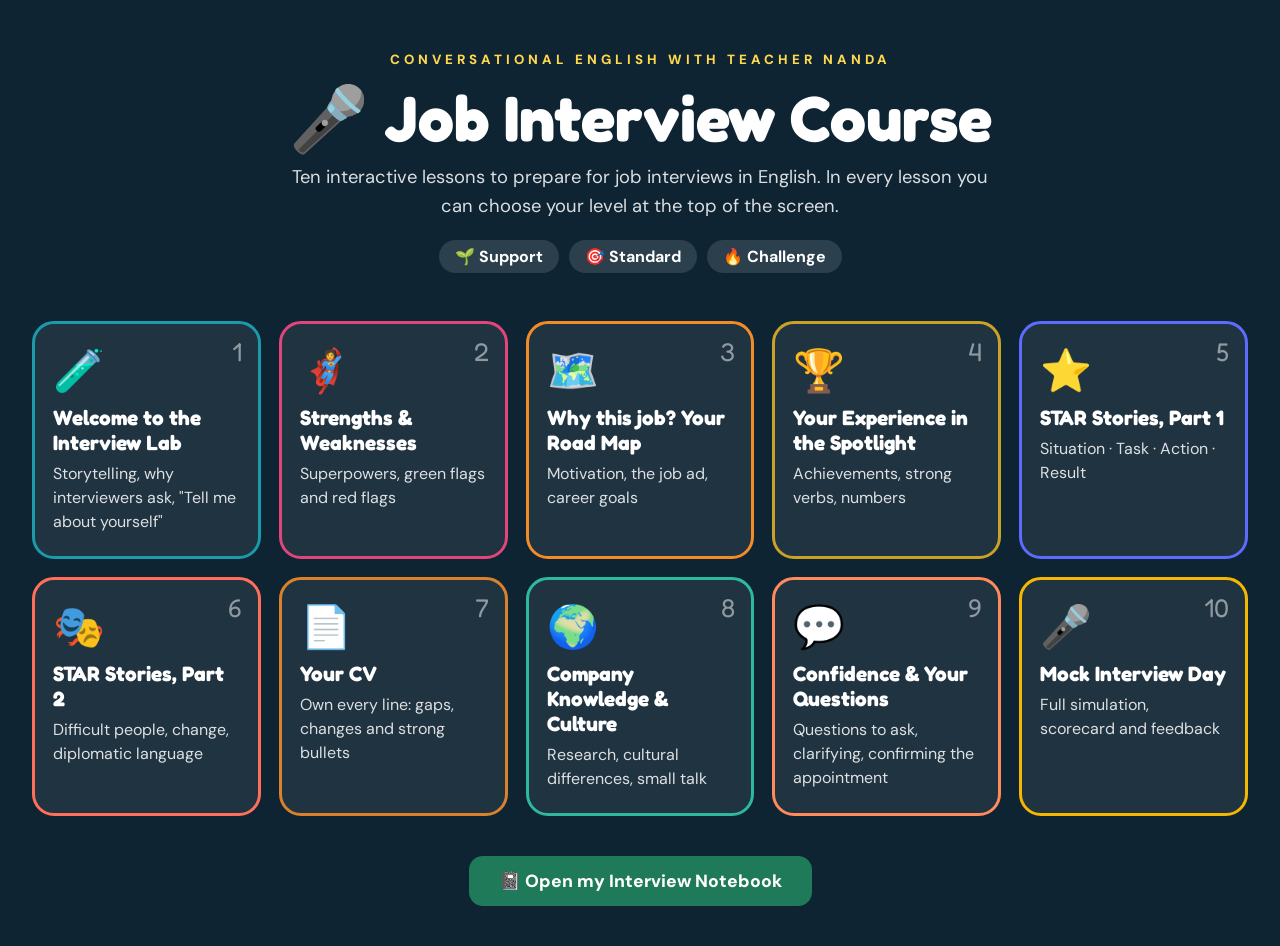
<file: index.html>
<!DOCTYPE html><html lang="en"><head><meta charset="UTF-8"><meta name="viewport" content="width=device-width, initial-scale=1.0"><title>Job Interview Course</title>
<link href="https://fonts.googleapis.com/css2?family=Fredoka:wght@500;600;700&family=DM+Sans:wght@400;500;700;800&display=swap" rel="stylesheet">
<style>*{box-sizing:border-box}body{margin:0;font-family:'DM Sans',system-ui,sans-serif;background:#0F2433;color:#fff}
.hero{padding:48px 32px 24px;text-align:center}.hero small{letter-spacing:.3em;text-transform:uppercase;color:#FFD84D;font-weight:800}
.hero h1{font-family:'Fredoka',sans-serif;font-size:clamp(2.4rem,5vw,4rem);margin:10px 0 6px}.hero p{font-size:1.15rem;opacity:.85;margin:0 auto;max-width:720px;line-height:1.6}
.lv{display:flex;gap:10px;justify-content:center;flex-wrap:wrap;margin:18px 0 0}.lv span{background:rgba(255,255,255,.12);border-radius:999px;padding:6px 16px;font-weight:700}
.grid{display:grid;grid-template-columns:repeat(5,1fr);gap:18px;padding:24px 32px 40px;max-width:1500px;margin:0 auto}
.card{position:relative;display:block;text-decoration:none;color:#fff;background:rgba(255,255,255,.07);border:3px solid var(--c);border-radius:22px;padding:20px 18px 22px;transition:transform .15s}
a.card:hover{transform:translateY(-4px);background:rgba(255,255,255,.13)}.card .n{position:absolute;top:12px;right:16px;font-family:'Fredoka';font-size:1.6rem;opacity:.5}
.card .e{font-size:2.6rem}.card h3{font-family:'Fredoka';margin:8px 0 6px;font-size:1.3rem;line-height:1.2}.card p{margin:0;opacity:.85;line-height:1.5;font-size:1rem}
.soon{opacity:.55;border-style:dashed}.tag{display:inline-block;margin-top:10px;background:rgba(255,255,255,.15);border-radius:999px;padding:2px 12px;font-size:.8rem;font-weight:800;letter-spacing:.08em;text-transform:uppercase}
.nb{text-align:center;padding-bottom:40px}.nb button{background:#1F7A5A;color:#fff;border:none;border-radius:14px;padding:14px 30px;font-size:1.1rem;font-weight:800;cursor:pointer;font-family:inherit}
@media(max-width:1100px){.grid{grid-template-columns:repeat(2,1fr)}}</style></head><body>
<div class="hero"><small>Conversational English with teacher Nanda</small><h1>🎤 Job Interview Course</h1>
<p>Ten interactive lessons to prepare for job interviews in English. In every lesson you can choose your level at the top of the screen.</p>
<div class="lv"><span>🌱 Support</span><span>🎯 Standard</span><span>🔥 Challenge</span></div></div>
<div class="grid"><a class="card" href="L1/index.html" style="--c:#1B9AAA"><div class="n">1</div><div class="e">🧪</div><h3>Welcome to the Interview Lab</h3><p>Storytelling, why interviewers ask, "Tell me about yourself"</p></a><a class="card" href="L2/index.html" style="--c:#E0457B"><div class="n">2</div><div class="e">🦸</div><h3>Strengths & Weaknesses</h3><p>Superpowers, green flags and red flags</p></a><a class="card" href="L3/index.html" style="--c:#F28C28"><div class="n">3</div><div class="e">🗺️</div><h3>Why this job? Your Road Map</h3><p>Motivation, the job ad, career goals</p></a><a class="card" href="L4/index.html" style="--c:#C9A227"><div class="n">4</div><div class="e">🏆</div><h3>Your Experience in the Spotlight</h3><p>Achievements, strong verbs, numbers</p></a><a class="card" href="L5/index.html" style="--c:#5B6CFF"><div class="n">5</div><div class="e">⭐</div><h3>STAR Stories, Part 1</h3><p>Situation · Task · Action · Result</p></a><a class="card" href="L6/index.html" style="--c:#FF6F59"><div class="n">6</div><div class="e">🎭</div><h3>STAR Stories, Part 2</h3><p>Difficult people, change, diplomatic language</p></a><a class="card" href="L7/index.html" style="--c:#D9822B"><div class="n">7</div><div class="e">📄</div><h3>Your CV</h3><p>Own every line: gaps, changes and strong bullets</p></a><a class="card" href="L8/index.html" style="--c:#2FB8A0"><div class="n">8</div><div class="e">🌍</div><h3>Company Knowledge & Culture</h3><p>Research, cultural differences, small talk</p></a><a class="card" href="L9/index.html" style="--c:#FF8A5B"><div class="n">9</div><div class="e">💬</div><h3>Confidence & Your Questions</h3><p>Questions to ask, clarifying, confirming the appointment</p></a><a class="card" href="L10/index.html" style="--c:#F5B700"><div class="n">10</div><div class="e">🎤</div><h3>Mock Interview Day</h3><p>Full simulation, scorecard and feedback</p></a></div>
<div class="nb"><button onclick="openNotebook()">📓 Open my Interview Notebook</button></div>
<script>var AB_KEY='jic::ans';
var AB_KEY = 'jic::ans';
function abLoad(){ try{ return JSON.parse(localStorage.getItem(AB_KEY)) || {}; }catch(e){ return {}; } }
function abSave(o){ try{ localStorage.setItem(AB_KEY, JSON.stringify(o)); }catch(e){} }
function abStepsKey(ab){ return 'jic::in::' + ab.dataset.key; }
function openNotebook(){
  var all = abLoad(), keys = Object.keys(all).sort(function(a,b){ return String(all[a].order).localeCompare(String(all[b].order)); });
  if (!keys.length){ alert('Your Interview Notebook is empty. Build an answer in a lesson first!'); return; }
  var win = window.open('', '_blank'), cards = '';
  keys.forEach(function(k){ var a = all[k]; cards += '<div class="c"><div class="h">'+a.lesson+' · '+a.title+'</div><p>'+String(a.text).replace(/</g,'&lt;')+'</p></div>'; });
  var today = new Date().toLocaleDateString('en-US',{weekday:'long',year:'numeric',month:'long',day:'numeric'});
  win.document.write('<!DOCTYPE html><html><head><meta charset="UTF-8"><title>My Interview Notebook</title><style>'+
    'body{font-family:"DM Sans","Segoe UI",sans-serif;max-width:800px;margin:0 auto;padding:0 0 30px;color:#1C2B3A}'+
    '.hero{background:linear-gradient(135deg,#12324A,#1B6E96);color:#fff;padding:32px 34px;border-radius:0 0 24px 24px}'+
    '.hero small{letter-spacing:.2em;text-transform:uppercase;color:#FFD84D;font-weight:800}.hero h1{margin:6px 0 4px;font-size:2.1rem}.hero p{margin:0;opacity:.9}'+
    '.tip{margin:22px 28px;background:#FFF8E1;border:3px solid #FFD84D;border-radius:18px;padding:14px 20px;font-size:1.02rem;line-height:1.6}'+
    '.c{margin:0 28px 16px;border:1px solid #D5DEE5;border-radius:12px;overflow:hidden;break-inside:avoid}.h{background:#12324A;color:#fff;padding:8px 14px;font-weight:700}'+
    '.c p{margin:0;padding:12px 16px;line-height:1.75;font-size:1.05rem}*{print-color-adjust:exact;-webkit-print-color-adjust:exact}</style></head><body>'+
    '<div class="hero"><small>Conversational English with teacher Nanda</small><h1>🎤 My Interview Notebook</h1><p>'+today+'</p></div>'+
    '<div class="tip"><b>How to use this page:</b> read each answer out loud. Then say it again without looking, in your own words. Practice a little every day!</div>'+cards+'</body></html>');
  win.document.close(); setTimeout(function(){ win.print(); }, 600);
}

</script></body></html>
</file>
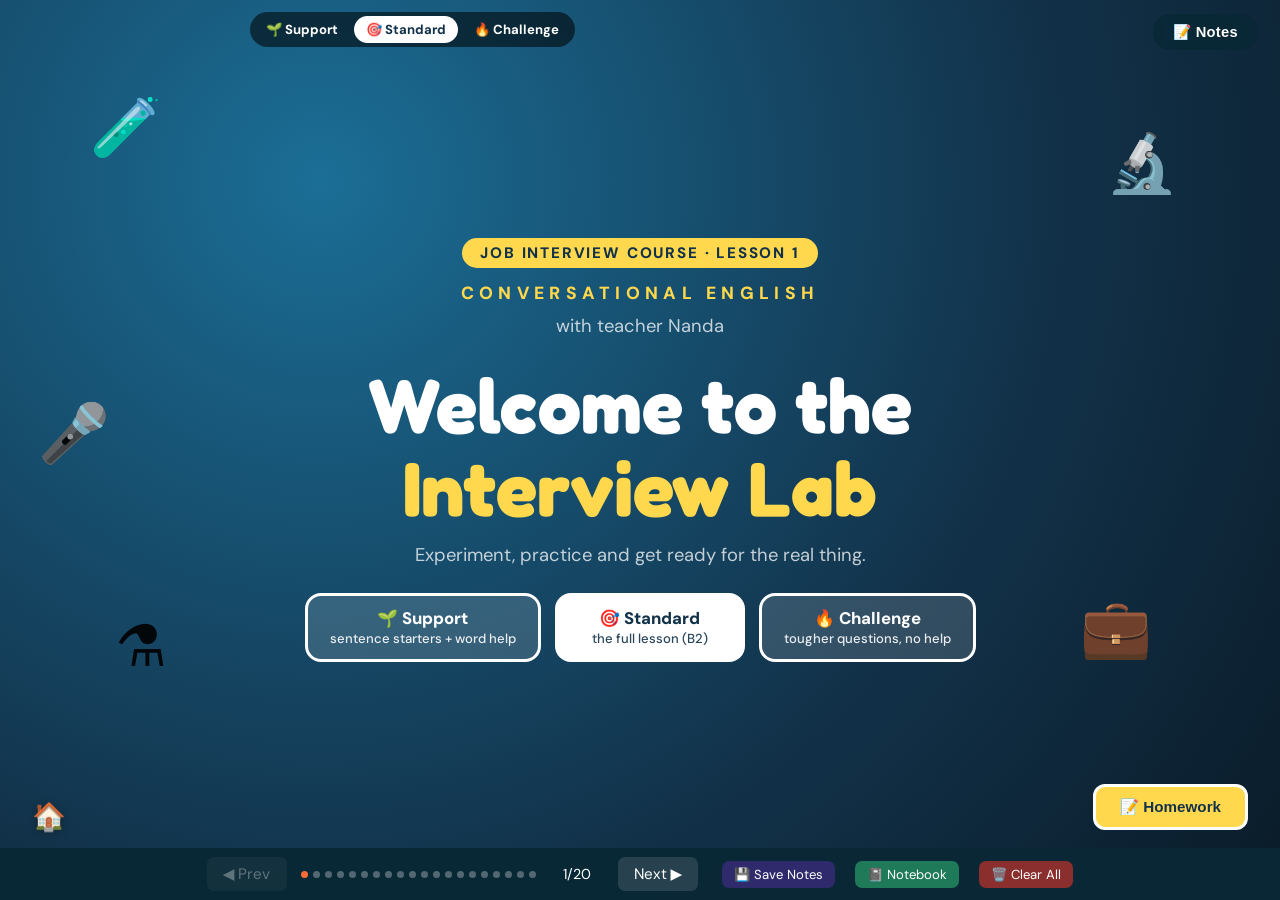
<file: L1/index.html>
<!DOCTYPE html>
<html lang="en">
<head>
<meta charset="UTF-8">
<meta name="viewport" content="width=device-width, initial-scale=1.0">
<title>Job Interview 1 — Welcome to the Interview Lab</title>
<link rel="preconnect" href="https://fonts.googleapis.com">
<link href="https://fonts.googleapis.com/css2?family=Fredoka:wght@500;600;700&family=DM+Sans:wght@400;500;700;800&display=swap" rel="stylesheet">
<style>
  * { box-sizing: border-box; }
  body { margin:0; font-family:'Segoe UI', system-ui, sans-serif; background:#0A0A0A; }
  #deck { position:relative; width:100%; height:100vh; overflow:hidden; }
  .slide {
    position:absolute; inset:0; opacity:0; pointer-events:none;
    transition:opacity .35s ease; overflow-y:auto; min-height:100vh;
    display:flex; flex-direction:column; background:#fff;
  }
  .slide.active { opacity:1; pointer-events:auto; }

  /* ===== COVER / HW COVER ===== */
  #s1, #hw-cover {
    background: linear-gradient(135deg, #180B08 0%, #3D1810 30%, #6B2318 55%, #8B3A1E 75%, #C44D1E 100%);
    align-items:center; justify-content:center;
  }
  .title-inner { position:relative; width:100%; height:100%; display:flex; flex-direction:column; align-items:center; justify-content:center; padding:40px; }
  .title-label { text-transform:uppercase; letter-spacing:.18em; font-size:1.1rem; font-weight:500; color:rgba(255,255,255,.65); margin-bottom:10px; }
  .title-sub { font-size:1.15rem; font-weight:400; color:rgba(255,255,255,.75); margin-bottom:26px; }
  .title-main { font-size:3.4rem; font-weight:900; color:#fff; line-height:1.1; text-align:center; max-width:900px; }
  .title-accent { color:#FF6B35; text-shadow:0 0 28px rgba(255,107,53,.5); }
  .hw-badge { background:rgba(255,255,255,.1); border-radius:8px; padding:7px 22px; font-size:1rem; letter-spacing:.15em; color:rgba(255,255,255,.85); text-transform:uppercase; font-weight:600; margin-bottom:32px; }

  /* ===== BANNERS ===== */
  .banner { width:100%; padding:13px 28px; font-size:1.1rem; font-weight:700; letter-spacing:.03em; display:flex; align-items:center; gap:10px; flex-shrink:0; color:#fff; }
  .banner-leadin    { background:#D35400; }
  .banner-listening { background:#0E7A8A; }
  .banner-speaking  { background:#B23A6B; }
  .banner-grammar   { background:#5A2E8C; }
  .banner-pron      { background:#A8571E; }
  .banner-reading   { background:#2A6B42; }
  .banner-vocab     { background:#1E7A5F; }
  .banner-video     { background:#A83232; }
  .banner-review    { background:#2E2A6B; }
  .banner-hw        { background:#1C2B3A; }

  .slide-main { flex:1; overflow-y:auto; width:100%; display:flex; flex-direction:column; padding-bottom:60px; }
  .content { padding:24px 48px 20px; flex:1; }
  h2 { font-size:1.85rem; font-weight:800; color:#1C2B3A; margin:0 0 14px; }
  .instruction { font-size:1.08rem; font-weight:700; color:#1C2B3A; margin:0 0 18px; }
  .inst-light { font-size:1.05rem; font-weight:400; color:#1C2B3A; margin:0 0 18px; line-height:1.7; }
  .discuss-label { font-size:1.08rem; font-weight:700; color:#1C2B3A; margin:0 0 14px; line-height:1.7; }
  .section-subhead { font-size:1.3rem; font-weight:800; color:#5A2E8C; margin:24px 0 10px; }
  .discuss-list { margin:0 0 18px; padding-left:22px; line-height:1.9; font-size:1.06rem; color:#1C2B3A; }
  .discuss-list li { margin-bottom:10px; }
  .discuss-box { background:#F4F8FA; border-left:6px solid #0E7A8A; border-radius:12px; padding:16px 20px 4px; margin-top:20px; }
  .discuss-box .discuss-label { margin-bottom:10px; line-height:1.7; }
  .discuss-box .discuss-list { margin-bottom:12px; }

  /* ===== CARDS / EXERCISE CONTAINERS ===== */
  .card { background:#F4F8FA; border-radius:12px; padding:1.5rem; box-shadow:0 2px 8px rgba(0,0,0,.06); margin-bottom:20px; }
  .book-placeholder { border:2px dashed #C9A227; background:#FBF6E8; border-radius:12px; padding:32px 24px; text-align:center; color:#7A5A1E; font-weight:600; margin-bottom:20px; }
  .book-placeholder .bp-icon { font-size:2.2rem; display:block; margin-bottom:8px; }
  .book-placeholder .bp-note { font-weight:400; font-size:1.05rem; color:#9A7A2E; margin-top:6px; }
  .lead-img-wrap { text-align:center; margin-bottom:20px; }
  .lead-img { width:100%; max-height:280px; object-fit:cover; border-radius:14px; box-shadow:0 4px 16px rgba(0,0,0,.15); }
  .lead-img-caption { font-size:1.08rem; font-style:italic; font-weight:700; color:#8B3A1E; margin:12px 0 0; }

  .ex-row { font-size:1.06rem; line-height:1.7; margin-bottom:10px; color:#1C2B3A; }
  .ans-input { border:none; border-bottom:2px solid #5A2E8C; background:transparent; font-size:1.05rem; font-weight:700; width:160px; padding:2px 4px; text-align:left; font-family:inherit; color:#1C2B3A; }
  .ans-input.small { width:120px; }
  .ans-input.wide { width:100%; margin-top:6px; }
  .ans-input.half { width:50%; margin-top:6px; }
  textarea.ans-input { display:block; min-height:70px; resize:vertical; text-align:left; }
  .ans-input:focus { outline:none; border-bottom-color:#B23A6B; }
  .ans-input.correct { color:#1A7A4A; border-bottom-color:#1A7A4A; }
  .ans-input.wrong { color:#C4614A; border-bottom-color:#C4614A; }
  .ans-input.empty-warn { color:#C98A1E; border-bottom-color:#C98A1E; }

  .two-col { columns:2; column-gap:40px; }
  .two-col .ex-row { break-inside:avoid; }
  .fixed-two-col { display:grid; grid-template-columns:1fr 1fr; gap:0 40px; align-items:start; }
  .fixed-three-col { display:grid; grid-template-columns:1fr 1fr 1fr; gap:0 28px; align-items:start; }

  .btn-row { display:flex; gap:12px; justify-content:center; margin-top:22px; flex-wrap:wrap; }
  .btn-check { background:#5A2E8C; color:#fff; border:none; border-radius:8px; padding:11px 26px; font-size:.95rem; font-weight:700; cursor:pointer; font-family:inherit; }
  .btn-reset { background:#e8e8ec; color:#333; border:none; border-radius:8px; padding:11px 26px; font-size:.95rem; font-weight:700; cursor:pointer; font-family:inherit; }
  .btn-suggest { background:#1B6E96; color:#fff; border:none; border-radius:8px; padding:11px 26px; font-size:.95rem; font-weight:700; cursor:pointer; font-family:inherit; }

  .suggest-box { display:none; background:#EAF4F6; border-left:4px solid #1B6E96; border-radius:8px; padding:16px 20px; margin-top:16px; font-size:1.05rem; line-height:1.7; color:#1C2B3A; }
  .suggest-box.show { display:block; }
  .suggest-box li { margin-bottom:6px; }

  /* circle MC */
  .circ-num { display:inline-flex; align-items:center; justify-content:center; width:24px; height:24px; border-radius:6px; font-weight:800; background:#eee; color:#5A2E8C; margin-right:8px; font-size:.9rem; }
  .circ-opt { border:1.5px solid #ccc; border-radius:14px; padding:4px 14px; margin:2px 4px; background:#fff; cursor:pointer; font-family:inherit; font-size:1.05rem; color:#1C2B3A; }
  .circ-opt.picked { border-color:#5A2E8C; background:#EEE7F7; font-weight:700; }
  .circ-opt.correct { border-color:#1A7A4A; background:#E3F5EA; color:#1A7A4A; font-weight:800; }
  .circ-opt.wrong { border-color:#C4614A; background:#FBEAE6; color:#C4614A; font-weight:800; }
  .example-badge { background:#2E7D32;color:#fff;display:inline-flex;align-items:center;justify-content:center;width:24px;height:24px;border-radius:6px;font-weight:800; margin-right:8px; font-size:.9rem; }

  /* classify */
  .classify-bank { display:flex; flex-wrap:wrap; gap:8px; margin-bottom:20px; }
  .classify-chip { border:1.5px solid #5A2E8C; color:#5A2E8C; border-radius:20px; padding:6px 16px; cursor:pointer; font-weight:700; font-size:1.05rem; background:#fff; font-family:inherit; }
  .classify-chip.selected { background:#5A2E8C; color:#fff; }
  .classify-chip.used { opacity:.35; cursor:default; border-style:dashed; }
  .classify-cols { display:grid; grid-template-columns:repeat(2,1fr); gap:14px; }
  .classify-col { background:#fff; border:2px solid #ddd; border-radius:10px; padding:14px; min-height:70px; cursor:pointer; }
  .classify-col h4 { margin:0 0 8px; font-size:1.1rem; color:#5A2E8C; }
  .classify-col .placed { display:inline-block; background:#EEE7F7; border-radius:14px; padding:3px 10px; margin:3px; font-size:1.05rem; font-weight:700; }
  .classify-col .placed.correct { background:#E3F5EA; color:#1A7A4A; }
  .classify-col .placed.wrong { background:#FBEAE6; color:#C4614A; }

  /* match colour pair */
  .match-wrap { display:grid; grid-template-columns:1fr 1fr; gap:40px; background:#F8FAFB; border-radius:14px; padding:1.3rem 1.4rem; }
  .match-col-head { font-weight:800; font-size:1.05rem; letter-spacing:.02em; margin-bottom:12px; padding-bottom:8px; border-bottom:2px solid #E0E6EC; }
  .match-col-head.mc-left { color:#5A2E8C; }
  .match-col-head.mc-right { color:#A8571E; }
  .match-item { padding:11px 14px; border-radius:8px; border:1.5px solid #ddd; margin-bottom:10px; cursor:pointer; font-size:1.05rem; color:#1C2B3A; user-select:none; position:relative; transition:border-color .15s, box-shadow .15s, transform .15s; background:#fff; box-shadow:0 1px 3px rgba(0,0,0,.06); display:flex; align-items:flex-start; }
  .match-item:not(.example-pair):hover { box-shadow:0 3px 10px rgba(0,0,0,.14); transform:translateY(-1px); }
  .match-item.example-pair { cursor:default; background:#EAF6EE !important; border-color:#2E7D32 !important; }
  .match-item.c0 { border-color:#7B2D8E; border-width:3px; background:#F3E6F7; box-shadow:0 0 0 2px rgba(123,45,142,.25); }
  .match-item.c1 { border-color:#C9822E; border-width:3px; background:#FBEFE0; box-shadow:0 0 0 2px rgba(201,130,46,.25); }
  .match-item.c2 { border-color:#2A5A9E; border-width:3px; background:#E3EBFA; box-shadow:0 0 0 2px rgba(42,90,158,.25); }
  .match-item.c3 { border-color:#0E7A8A; border-width:3px; background:#E3F2F4; box-shadow:0 0 0 2px rgba(14,122,138,.25); }
  .match-item.c4 { border-color:#B23A6B; border-width:3px; background:#F8E6EE; box-shadow:0 0 0 2px rgba(178,58,107,.25); }
  .match-item.c5 { border-color:#8C7A1E; border-width:3px; background:#F5F1DD; box-shadow:0 0 0 2px rgba(140,122,30,.25); }
  .match-item.c6 { border-color:#4A5A8C; border-width:3px; background:#E6E9F5; box-shadow:0 0 0 2px rgba(74,90,140,.25); }
  .match-item.c7 { border-color:#3E8C5E; border-width:3px; background:#E6F5EC; box-shadow:0 0 0 2px rgba(62,140,94,.25); }
  .match-item.picking { border-color:#5A2E8C; border-width:3px; border-style:dashed; box-shadow:0 0 0 2px rgba(90,46,140,.2); }
  .match-item.correctpair { outline:3px solid #1A7A4A; background:#1A7A4A !important; color:#fff; }
  .match-item.wrongpair { outline:3px solid #C4614A; background:#C4614A !important; color:#fff; }

  /* word bank tiles */
  .wb-bank { display:flex; flex-wrap:wrap; gap:8px; margin-bottom:18px; }
  .wb-bank.book-style { border-top:3px double #333; border-bottom:1px solid #ccc; padding:12px 4px; }
  .wb-tile { border:1.5px solid #A8571E; color:#A8571E; background:#fff; border-radius:18px; padding:6px 16px; cursor:pointer; font-weight:700; font-family:inherit; font-size:1.05rem; }
  .wb-tile.used { opacity:.35; border-style:dashed; cursor:default; }
  .wb-tile.selected { background:#A8571E; color:#fff; }
  .wb-tile.example-used { opacity:.5; border-style:dashed; cursor:default; text-decoration:line-through; }
  .wb-blank { display:inline-block; min-width:90px; border-bottom:2px solid #A8571E; padding:2px 8px; margin:0 3px; cursor:pointer; font-weight:700; color:#A8571E; text-align:center; }
  .wb-blank.filled { border-style:solid; }
  .wb-blank.correct { color:#1A7A4A; border-color:#1A7A4A; }
  .wb-blank.wrong { color:#C4614A; border-color:#C4614A; }

  /* audio / video placeholders */
  .audio-box { background:#f0f4f8; border-radius:999px; padding:10px 18px; display:flex; align-items:center; gap:14px; margin-bottom:18px; }
  .audio-box audio { width:100%; }
  .speaker-grid { display:grid; grid-template-columns:repeat(4,1fr); gap:16px; margin-bottom:22px; }
  .speaker-card { background:#F4F8FA; border-radius:14px; padding:12px; }
  .speaker-card img { width:100%; height:120px; object-fit:cover; border-radius:10px; display:block; }
  .speaker-card .sp-name { font-size:1.05rem; font-weight:800; color:#1C2B3A; margin:10px 0 8px; text-align:center; }
  .speaker-card .audio-box { margin-bottom:0; padding:6px 10px; }
  .who-table { border:1px solid #E2E8E2; border-radius:12px; overflow:hidden; }
  .who-row { display:grid; grid-template-columns:1fr repeat(4,86px); align-items:center; gap:8px; padding:9px 14px; border-bottom:1px solid #E2E8E2; font-size:1.06rem; line-height:1.5; color:#1C2B3A; }
  .who-row:last-child { border-bottom:none; }
  .who-row.who-head { background:#F4F8FA; font-weight:800; }
  .who-row.who-head span { text-align:center; }
  .who-row.who-head span:first-child { text-align:left; }
  .who-row .circ-opt { width:100%; margin:0; text-align:center; padding:4px 0; }
  .video-box { background:#1C2B3A; border-radius:14px; padding:16px 20px; margin-bottom:18px; }
  .video-box video { width:100%; border-radius:8px; display:block; }
  .video-box p { color:#fff; font-size:1.05rem; margin:0 0 10px; font-weight:700; letter-spacing:.02em; }
  .glossary-note { font-size:1.05rem; color:#666; font-style:italic; margin-top:10px; }
  .glossary-box { background:#F4F8FA; border-radius:10px; padding:14px 18px; margin-bottom:16px; }
  .glossary-box h4 { margin:0 0 8px; font-size:1rem; color:#5A2E8C; }
  .glossary-box p { margin:0 0 6px; font-size:1.05rem; line-height:1.7; color:#1C2B3A; }
  .glossary-box b { color:#1C2B3A; }

  /* answer key toggle */
  .akey-box { display:none; background:#F3EEF7; border-left:4px solid #5A2E8C; border-radius:8px; padding:16px 20px; margin-top:16px; font-size:1.05rem; line-height:1.7; color:#1C2B3A; }
  .akey-box.show { display:block; }
  .akey-box li { margin-bottom:8px; }
  .btn-akey { background:#5A2E8C; color:#fff; border:none; border-radius:8px; padding:11px 26px; font-size:.95rem; font-weight:700; cursor:pointer; font-family:inherit; }

  /* grammar theory / form reference */
  .gram-box { background:#F4F8FA; border-radius:12px; padding:18px 22px; margin-bottom:16px; border-left:6px solid #5A2E8C; }
  .gram-box h3 { margin:0 0 8px; font-size:1.1rem; color:#5A2E8C; }
  .gram-box p { font-size:1.06rem; line-height:1.7; color:#1C2B3A; margin:0 0 8px; }
  .gram-box .hl { font-weight:800; color:#5A2E8C; }
  .gram-box ul { margin:6px 0 0; padding-left:20px; font-size:1.05rem; line-height:1.8; color:#1C2B3A; }
  .gram-note { background:#FDF3D6; border-left:4px solid #C9A227; border-radius:8px; padding:14px 18px; font-size:1.05rem; color:#7A5A1E; margin-top:6px; line-height:1.7; }
  .gram-mistake { background:#FDEBEA; border-left:4px solid #C4614A; border-radius:8px; padding:14px 18px; font-size:1.05rem; color:#7A2A1E; margin-top:10px; line-height:1.7; }
  .gram-mistake s { color:#922B21; }
  .ex-example-centered { text-align:center; font-size:1.06rem; font-style:italic; color:#1A5030; background:#EAF6EE; border-radius:10px; padding:14px 24px; margin:0 0 22px; font-weight:600; line-height:1.7; }
  .ex-example-centered .ex-tag { display:block; font-style:normal; font-weight:800; letter-spacing:.06em; font-size:.78rem; text-transform:uppercase; color:#2F7A52; margin-bottom:6px; }

  /* CCQ box */
  .gx-two { display:grid; grid-template-columns:3fr 2fr; gap:20px; align-items:start; }
  .gx-board { background:#F4F8FA; border-radius:10px; padding:14px 18px; }
  .gx-board h4, .gx-h { margin:0 0 10px; color:#5A2E8C; font-size:1.1rem; }
  .gx-board .ex-row { margin-bottom:8px; line-height:1.6; }
  mark.gx-if { background:#E7EAF7; color:#3B4C99; font-weight:800; padding:1px 6px; border-radius:5px; }
  mark.gx-main { background:#FFF0D9; color:#9A5B00; font-weight:800; padding:1px 6px; border-radius:5px; }
  .ccq-box { background:#F4F8FA; border-radius:10px; padding:14px 18px; margin:14px 0; }
  .ccq-label { font-weight:700; color:#5A2E8C; margin-bottom:8px; font-size:1.05rem; }
  .ccq-list { list-style:none; margin:0; padding:0; display:flex; flex-direction:column; gap:8px; }
  .ccq-list li { font-size:1.05rem; color:#1C2B3A; line-height:1.7; }
  .ccq-list em { color:#5A2E8C; font-weight:700; font-style:normal; }
  .ccq-reveal-btn { background:#5A2E8C; color:#fff; border:none; border-radius:20px; padding:4px 14px; font-size:1.05rem; font-weight:700; cursor:pointer; margin-right:10px; }
  .ccq-reveal-btn:hover { background:#7A45B5; }
  .ccq-answer { display:none; color:#1A5030; font-weight:600; }
  .ccq-answer.show { display:inline; }

  /* speaking interview cards */
  /* ---- Risk Bingo ---- */
  .bingo-layout { display:grid; grid-template-columns:auto 1fr; gap:26px; align-items:start; }
  .bingo-card { display:grid; grid-template-columns:repeat(4,72px); gap:8px; }
  .bingo-cell { height:72px; border-radius:12px; border:2px solid #B23A6B; background:#fff; color:#B23A6B; font-family:inherit; font-size:1.6rem; font-weight:800; cursor:default; display:flex; align-items:center; justify-content:center; transition:background .25s, color .25s, transform .25s; }
  .bingo-cell.marked { background:#B23A6B; color:#fff; transform:scale(.94); }
  .bingo-cell.inline { box-shadow:0 0 0 4px #F2C14E; }
  .bingo-ball { width:120px; height:120px; border-radius:50%; background:#B23A6B; color:#fff; font-size:3rem; font-weight:800; display:flex; align-items:center; justify-content:center; margin:0 auto 16px; box-shadow:0 6px 18px rgba(178,58,107,.35); }
  .bingo-ball.empty { background:#F0E4EA; color:#B23A6B; }
  .bingo-prompt { background:#F8F0F4; border-left:6px solid #B23A6B; border-radius:12px; padding:18px 22px; min-height:150px; }
  .bingo-area { font-size:1.05rem; font-weight:800; color:#B23A6B; margin:0 0 8px; text-transform:uppercase; letter-spacing:.04em; }
  .bingo-q { font-size:1.15rem; line-height:1.6; color:#1C2B3A; margin:0; }
  .bingo-status { text-align:center; font-size:1.05rem; font-weight:700; color:#1C2B3A; margin-top:14px; min-height:1.6em; }
  .bingo-status.win { color:#B23A6B; font-size:1.25rem; }

  /* image placeholder */
  .img-placeholder { background:linear-gradient(135deg,#FBEFE0,#F5DCC0); border-radius:10px; display:flex; flex-direction:column; align-items:center; justify-content:center; color:#8B5A1E; font-size:.95rem; font-weight:600; border:2px dashed #D9B36C; margin:8px 0; padding:24px; text-align:center; min-height:120px; }
  .img-placeholder .ip-icon { font-size:1.8rem; margin-bottom:6px; }
  .photo-grid { display:grid; grid-template-columns:repeat(2,1fr); gap:14px; margin-bottom:16px; }
  .photo-item { position:relative; }
  .photo-item .img-placeholder { min-height:140px; margin:0; }
  .photo-num { position:absolute; top:8px; left:8px; background:#1C2B3A; color:#fff; width:26px; height:26px; border-radius:50%; display:flex; align-items:center; justify-content:center; font-weight:800; font-size:.9rem; }
  .photo-label { margin-top:6px; }
  .photo-label .wb-blank { display:block; width:100%; text-align:center; }

  /* article */
  .article-box { background:#FAFAF8; border-radius:12px; padding:20px 24px; margin-bottom:16px; border:1px solid #eee; }
  .article-box h3 { font-size:1.3rem; font-weight:900; color:#1C2B3A; margin:0 0 4px; line-height:1.3; }
  .article-box h3 .hl { background:#A83232; color:#fff; padding:2px 8px; border-radius:4px; }
  .article-box p { font-size:1.05rem; line-height:1.75; color:#1C2B3A; margin:0 0 14px; }
  .article-box p:last-child { margin-bottom:0; }

  /* checkbox tick list */
  .tick-list { display:flex; flex-direction:column; gap:8px; margin:10px 0 18px; }
  .tick-item { display:flex; align-items:center; gap:12px; padding:9px 14px; border:1.5px solid #ddd; border-radius:8px; cursor:pointer; font-size:1.05rem; color:#1C2B3A; background:#fff; transition:all .15s; }
  .tick-item:hover { border-color:#2A6B42; }
  .tick-box { width:22px; height:22px; border:2px solid #999; border-radius:5px; flex-shrink:0; display:flex; align-items:center; justify-content:center; font-size:.85rem; color:#fff; font-weight:800; }
  .tick-item.picked { border-color:#2A6B42; background:#EAF6EE; }
  .tick-item.picked .tick-box { background:#2A6B42; border-color:#2A6B42; }
  .tick-item.correct { border-color:#1A7A4A; background:#E3F5EA; }
  .tick-item.correct .tick-box { background:#1A7A4A; border-color:#1A7A4A; }
  .tick-item.wrong { border-color:#C4614A; background:#FBEAE6; }
  .tick-item.wrong .tick-box { background:#C4614A; border-color:#C4614A; }
  .tick-item.missed { border-color:#C98A1E; background:#FDF3D6; }

  /* dice */
  .dice-box { text-align:center; background:#F4F8FA; border-radius:14px; padding:30px; }
  .die-face { font-size:3.5rem; margin-bottom:16px; }
  .dice-prompt { font-size:1.15rem; font-weight:700; color:#1C2B3A; margin-top:16px; min-height:30px; }
  .book-hl { background:#D9D9D9; padding:1px 5px; border-radius:3px; }

  /* review */
  .review-grid { display:grid; grid-template-columns:1fr 1fr; gap:14px; margin:10px 0; }

  /* score scale (Listening 1a) */
  .score-card { background:#F4F8FA; border-radius:12px; padding:18px 22px; margin-bottom:16px; }
  .env-row { display:grid; grid-template-columns:1fr auto; align-items:center; gap:16px; padding:9px 0; border-bottom:1px solid #e2e8e2; font-size:1.05rem; color:#1C2B3A; }
  .env-row:last-child { border-bottom:none; }
  .env-row .env-label { min-width:0; }
  .env-scale { display:flex; gap:6px; }
  .scale-head { display:grid; grid-template-columns:1fr auto; gap:16px; align-items:end; padding-bottom:8px; }
  .scale-head .scale-anchors { display:flex; gap:6px; }
  .scale-head .scale-anchors span { width:32px; text-align:center; font-size:.7rem; line-height:1.2; color:#5A6B7A; font-style:italic; }
  .env-pill { width:32px; height:32px; border-radius:50%; border:1.5px solid #0E7A8A; color:#0E7A8A; background:#fff; cursor:pointer; font-weight:700; font-size:.95rem; display:flex; align-items:center; justify-content:center; font-family:inherit; }
  .env-pill.picked { background:#0E7A8A; color:#fff; }

  /* ===== NAV / NOTES / HOME ===== */
  #notesBtn { position:fixed; top:14px; right:22px; z-index:1000; background:rgba(10,40,54,.88); color:#fff; border:none; padding:9px 20px; border-radius:22px; cursor:pointer; font-size:.92rem; font-weight:600; letter-spacing:.02em; transition:background .2s; backdrop-filter:blur(4px); }
  #notesBtn:hover { background:rgba(10,40,54,1); }
  #notesDragHandle { cursor: move; user-select: none; padding: 2px 8px; margin-right: 4px; opacity: .55; font-size: .95rem; border-radius: 4px; display: inline-block; }
  #notesDragHandle:hover { opacity: 1; background: rgba(255,255,255,.15); }
  #notesPanel.dragging { transition: none !important; }
  #homeBtn { position:fixed; top:14px; left:50%; transform:translateX(-50%); z-index:1000; display:none; background:rgba(10,40,54,.88); color:#fff; border:none; width:38px; height:38px; border-radius:50%; cursor:pointer; font-size:1.1rem; align-items:center; justify-content:center; transition:background .2s; backdrop-filter:blur(4px); }
  #homeBtn:hover { background:rgba(20,96,122,.95); }
  #notesPanel { position:fixed; top:54px; right:22px; z-index:999; width:360px; max-height:0; overflow:hidden; transition:max-height .35s ease, opacity .25s ease; opacity:0; border-radius:14px; }
  #notesPanel.open { max-height:320px; opacity:1; }
  #notesPanel.cover { left:50%; right:auto; top:56px; transform:translateX(-50%); width:min(760px,94vw); max-height:calc(100vh - 110px) !important; display:flex; flex-direction:column; }
  #notesPanel.cover #notesTA { min-height:calc(100vh - 210px) !important; max-height:calc(100vh - 210px) !important; overflow-y:auto; }
  #notesToolbar { display:flex; gap:5px; padding:6px 10px; background:rgba(10,40,54,.7); border-radius:10px 10px 0 0; align-items:center; flex-wrap:wrap; }
  #notesToolbar button { background:rgba(255,255,255,.12); border:none; border-radius:5px; color:#fff; font-size:.85rem; padding:3px 9px; cursor:pointer; font-family:inherit; transition:background .15s; }
  #notesToolbar button:hover { background:rgba(255,255,255,.25); }
  #notesTA { width:100%; min-height:220px; max-height:260px; padding:14px; border:none; border-radius:0 0 14px 14px; outline:none; font-size:1rem; line-height:1.55; background:rgba(10,40,54,.92); color:#fff; font-family:inherit; backdrop-filter:blur(6px); box-sizing:border-box; overflow-y:auto; }
  #notesTA:empty::before { content:attr(data-placeholder); color:rgba(255,255,255,.4); pointer-events:none; }
  #notesTA [style*="background-color"] { color:#1a1a1a !important; }
  #nav { position:fixed; bottom:0; left:0; right:0; height:52px; background:rgba(10,40,54,.96); z-index:500; display:flex; align-items:center; justify-content:center; gap:14px; }
  #nav button { background:rgba(255,255,255,.12); color:#fff; border:none; border-radius:7px; padding:7px 16px; font-size:.95rem; cursor:pointer; font-family:inherit; }
  #nav button:disabled { opacity:.35; cursor:default; }
  #dots { display:flex; gap:5px; flex-wrap:wrap; max-width:360px; justify-content:center; }
  .dot { width:7px; height:7px; border-radius:50%; background:rgba(255,255,255,.3); cursor:pointer; }
  .dot.active { background:#FF6B35; }
  #counter { color:#fff; font-size:.9rem; min-width:54px; text-align:center; }

  /* print */
  .slide-notes-print { display:none; }
  .lesson-link-print { display:none; }
  @media print {
    @page { margin:1.2cm; }
    * { -webkit-print-color-adjust:exact !important; print-color-adjust:exact !important; }
    html, body { height:auto !important; overflow:visible !important; background:#fff !important; display:block !important; }
    #deck { overflow:visible !important; height:auto !important; display:block !important; position:static !important; }
    #notesBtn, #notesPanel, #nav, #homeBtn { display:none !important; }
    body.print-all .slide { display:flex !important; flex-direction:column !important; position:relative !important; inset:auto !important; opacity:1 !important; padding:16px 24px !important; page-break-after:always; break-after:page; min-height:0 !important; height:auto !important; }
    .slide * { flex:none !important; height:auto !important; min-height:0 !important; max-height:none !important; }
    .slide-main, .content { overflow:visible !important; }
    img, video { max-height:240px !important; width:auto !important; max-width:100% !important; object-fit:contain !important; }
    body.print-all .slide::before { content:"Job Interview 1 \2014  Welcome to the Interview Lab"; display:block !important; font-size:10px; color:#999; font-family:'Segoe UI', Arial, sans-serif; padding-bottom:5px; border-bottom:1px solid #ddd; margin-bottom:8px; }
    body.print-all #s1::before { display:none !important; }
    .lesson-link-print { display:block !important; padding:28px 32px; margin-bottom:20px; background:linear-gradient(135deg, #180B08 0%, #3D1810 30%, #6B2318 55%, #8B3A1E 75%, #C44D1E 100%); border-radius:12px; text-align:center; font-family:'Segoe UI', Arial, sans-serif; }
    .lesson-link-print .lp-title { display:block; font-size:30px; font-weight:900; color:#fff; margin-bottom:10px; letter-spacing:.01em; line-height:1.2; }
    .lesson-link-print .lp-sub { display:block; font-size:20px; color:rgba(255,255,255,.88); font-weight:500; }
    .lesson-link-print a { color:#FF6B35; font-weight:800; text-decoration:underline; font-size:20px; }
    .slide-notes-print { display:block !important; margin-top:12px; padding:10px 14px; border-top:2px solid #0E5A8A; background:#E3F2FD; border-radius:6px; font-size:12px; line-height:1.6; color:#1A1A2E; }
    .slide-notes-print-label { font-size:10px; font-weight:800; color:#0E5A8A; text-transform:uppercase; letter-spacing:1px; margin-bottom:4px; display:block; }
    .card-body, .card-body * { color:#1a1a1a !important; }
  }


/* ===== JOB INTERVIEW COURSE — shared components (colors come from per-lesson :root vars) ===== */
.content { zoom:1.25; }
@media print { .content { zoom:1; } }
.slide { background:var(--paper,#fff); }
.slide-main { background-image:var(--pattern,none); background-size:var(--patsize,auto); }
h2 { font-family:var(--fh,'Fredoka'),sans-serif; color:var(--c1); }
.instruction, .inst-light, .discuss-label { color:var(--ink,#1C2B3A); }
.banner { background:linear-gradient(90deg,var(--c1),var(--c2)) !important; font-family:var(--fh,'Fredoka'),sans-serif; font-size:1.2rem; }
.btn-check { background:var(--c1); }
.ans-input { border-bottom-color:var(--c2); }
.circ-num { color:var(--c1); }
.gram-box { border-left-color:var(--c2); background:var(--c3); }
.gram-box h3, .gram-box .hl { color:var(--c1); }

/* ---- level switch ---- */
.sup, .chal, .sup-i, .chal-i { display:none; }
.lv-support .sup, .lv-challenge .chal { display:block; }
.lv-support .sup-i, .lv-challenge .chal-i { display:inline; }
.lv-support .nsup { display:none; }
.sup { background:#E9F7EF; border-left:5px solid #2FA36B; border-radius:10px; padding:12px 16px; margin:12px 0; font-size:1.02rem; line-height:1.7; color:#1C4A33; }
.sup::before { content:"🌱 Support"; display:block; font-weight:800; font-size:.78rem; letter-spacing:.1em; text-transform:uppercase; color:#2FA36B; margin-bottom:2px; }
.chal { background:#FFF0E6; border-left:5px solid #E8590C; border-radius:10px; padding:12px 16px; margin:12px 0; font-size:1.02rem; line-height:1.7; color:#6B2A05; }
.chal::before { content:"🔥 Challenge"; display:block; font-weight:800; font-size:.78rem; letter-spacing:.1em; text-transform:uppercase; color:#E8590C; margin-bottom:2px; }
#lvBar { position:fixed; top:12px; left:250px; z-index:1100; display:flex; gap:4px; background:rgba(0,0,0,.55); padding:4px; border-radius:999px; }
#lvBar button { border:none; border-radius:999px; padding:5px 12px; font-size:.82rem; font-weight:700; cursor:pointer; background:transparent; color:#fff; font-family:inherit; }
#lvBar button.on { background:#fff; color:#12324A; }
.lv-pick { display:flex; gap:14px; margin-top:26px; flex-wrap:wrap; justify-content:center; position:relative; z-index:4; }
.lv-pick button { border:3px solid #fff; border-radius:16px; padding:12px 22px; font-size:1.05rem; font-weight:800; cursor:pointer; background:rgba(255,255,255,.14); color:#fff; font-family:inherit; min-width:190px; line-height:1.3; }
.lv-pick button small { display:block; font-weight:500; font-size:.82rem; opacity:.9; }
.lv-pick button.on { background:#fff; color:var(--c1); }

/* ---- cover ---- */
.cv-chip { position:absolute; z-index:1; font-size:clamp(2rem,4.5vw,4rem); opacity:.9; animation:cvf 7s ease-in-out infinite; }
@keyframes cvf { 0%,100%{ transform:translateY(0) rotate(-4deg);} 50%{ transform:translateY(-16px) rotate(5deg);} }
.title-main { font-family:var(--fh,'Fredoka'),sans-serif; color:#fff; font-weight:700; line-height:1.08; font-size:clamp(2.8rem,6vw,5.2rem); position:relative; z-index:3; }
.title-accent { color:var(--c4); text-shadow:none; }
.title-label { color:var(--c4); font-weight:800; letter-spacing:.3em; }
.course-tag { display:inline-block; background:var(--c4); color:var(--c1); font-weight:800; border-radius:999px; padding:5px 18px; font-size:.95rem; letter-spacing:.12em; text-transform:uppercase; margin-bottom:14px; position:relative; z-index:3; }
.cover-btn { background:var(--c4) !important; color:var(--c1) !important; border:3px solid #fff !important; border-radius:12px !important; font-weight:800 !important; }

/* ---- tip / pattern boxes ---- */
.tipbox { background:var(--c3); border-left:6px solid var(--c2); border-radius:12px; padding:16px 22px; margin:0 0 16px; font-size:1.06rem; line-height:1.75; color:var(--ink,#1C2B3A); }
.tipbox h3 { margin:0 0 8px; font-size:1.12rem; color:var(--c1); font-family:var(--fh,'Fredoka'),sans-serif; }
.chip-a, .chip-b, .chip-c { font-weight:800; padding:1px 9px; border-radius:6px; }
.chip-a { color:#1B6E96; background:#E1F0F7; } .chip-b { color:#B03A5B; background:#FBE6EC; } .chip-c { color:#1A7A4A; background:#E3F5EA; }
.twocol { display:grid; grid-template-columns:1fr 1fr; gap:22px; align-items:start; }
.stack { display:flex; flex-direction:column; gap:12px; }
.bigq { font-family:var(--fh,'Fredoka'),sans-serif; font-size:1.7rem; line-height:1.35; color:var(--c1); background:#fff; border:3px solid var(--c2); border-radius:18px; padding:18px 24px; box-shadow:5px 5px 0 var(--c2); }

/* ---- flag sort ---- */
.fs { display:grid; grid-template-columns:1fr 1fr; gap:14px 28px; }
.fs-col { display:flex; flex-direction:column; gap:12px; }
.fs-card { background:#fff; border:2px solid #D5DEE5; border-radius:14px; padding:12px 16px; font-size:1.05rem; line-height:1.6; }
.fs-card .fs-t { display:block; margin-bottom:8px; }
.fs-btn { border:2px solid #C9D3DB; background:#F6F8FA; border-radius:999px; padding:4px 14px; margin-right:6px; font-family:inherit; font-size:.92rem; font-weight:700; cursor:pointer; color:#33475B; }
.fs-btn.sel { background:var(--c1); color:#fff; border-color:var(--c1); }
.fs-card.ok { border-color:#1A7A4A; background:#E3F5EA; } .fs-card.bad { border-color:#C4614A; background:#FBEAE6; } .fs-card.empty-warn { border-color:#C98A1E; background:#FFF6E1; }

/* ---- multi pick ---- */
.mp { display:grid; grid-template-columns:1fr 1fr; gap:12px 20px; }
.mp-opt { border:2px solid #C9D3DB; background:#fff; border-radius:14px; padding:12px 16px; font-size:1.05rem; line-height:1.55; cursor:pointer; text-align:left; font-family:inherit; color:var(--ink,#1C2B3A); }
.mp-opt.picked { border-color:var(--c2); background:var(--c3); font-weight:700; }
.mp-opt.ok { border-color:#1A7A4A; background:#E3F5EA; color:#1A7A4A; font-weight:800; } .mp-opt.bad { border-color:#C4614A; background:#FBEAE6; color:#C4614A; font-weight:800; }

/* ---- order chips ---- */
.og-slots { display:flex; flex-direction:column; gap:8px; margin-bottom:14px; }
.og-slot { min-height:50px; border:2px dashed #B8C4CE; border-radius:12px; padding:5px 8px 5px 48px; position:relative; background:#FAFBFC; display:flex; align-items:center; }
.og-slot::before { content:attr(data-n); position:absolute; left:8px; top:50%; transform:translateY(-50%); width:30px; height:30px; border-radius:50%; background:var(--c1); color:#fff; font-weight:800; display:flex; align-items:center; justify-content:center; }
.og-slot.filled { border-style:solid; border-color:var(--c2); }
.og-pool { display:flex; flex-direction:column; gap:8px; }
.og-chip { background:var(--c3); border:2px solid var(--c2); border-radius:12px; padding:8px 14px; font-size:1.02rem; line-height:1.5; cursor:pointer; text-align:left; font-family:inherit; color:var(--ink,#1C2B3A); width:100%; }
.og-chip:hover { filter:brightness(.96); }
.og-chip.ok { background:#E3F5EA; border-color:#1A7A4A; color:#1A7A4A; font-weight:700; } .og-chip.bad { background:#FBEAE6; border-color:#C4614A; color:#C4614A; font-weight:700; }

/* ---- buckets ---- */
.bk-pool { display:flex; flex-wrap:wrap; gap:8px; margin-bottom:14px; padding:12px; background:#F4F6F8; border-radius:12px; min-height:56px; }
.bk-chip { background:#fff; border:2px solid var(--c2); border-radius:12px; padding:7px 13px; font-size:1.0rem; line-height:1.5; cursor:pointer; text-align:left; font-family:inherit; color:var(--ink,#1C2B3A); max-width:100%; }
.bk-chip.sel { background:var(--c4); box-shadow:0 0 0 3px var(--c1); }
.bk-chip.ok { background:#E3F5EA; border-color:#1A7A4A; color:#1A7A4A; font-weight:700; } .bk-chip.bad { background:#FBEAE6; border-color:#C4614A; color:#C4614A; font-weight:700; }
.bk-row { display:grid; grid-template-columns:repeat(var(--cols,2),1fr); gap:14px; }
.bk-b { border:3px solid var(--c1); border-radius:14px; background:#fff; cursor:pointer; min-height:120px; }
.bk-b h4 { margin:0; padding:8px 14px; background:var(--c1); color:#fff; font-family:var(--fh,'Fredoka'),sans-serif; font-size:1.12rem; }
.bk-drop { padding:10px; display:flex; flex-direction:column; gap:8px; }

/* ---- timer ---- */
.tm { display:inline-flex; align-items:center; gap:18px; background:var(--c1); color:#fff; border-radius:20px; padding:14px 26px; margin:8px 0; }
.tm-d { font-family:var(--fh,'Fredoka'),sans-serif; font-size:2.6rem; min-width:90px; text-align:center; font-weight:700; }
.tm.done { background:#B23A3A; }
.tm button { background:var(--c4); color:var(--c1); border:none; border-radius:10px; padding:9px 18px; font-weight:800; font-size:1rem; cursor:pointer; font-family:inherit; }

/* ---- roulette ---- */
.rl { text-align:center; background:var(--c3); border:3px solid var(--c2); border-radius:22px; padding:22px 26px; }
.rl-q { font-family:var(--fh,'Fredoka'),sans-serif; font-size:1.8rem; color:var(--c1); line-height:1.35; min-height:3.6em; display:flex; align-items:center; justify-content:center; }
.rl-f { color:#1C4A33; font-size:1.02rem; margin:2px 0 12px; font-style:italic; }
.rl button { background:var(--c1); color:#fff; border:none; border-radius:12px; padding:12px 28px; font-size:1.05rem; font-weight:800; cursor:pointer; font-family:inherit; margin-top:8px; }

/* ---- branching scenario ---- */
.br-opt { display:block; width:100%; text-align:left; background:#fff; border:2px solid #C9D3DB; border-radius:14px; padding:12px 16px; margin-bottom:10px; font-size:1.05rem; line-height:1.55; cursor:pointer; font-family:inherit; color:var(--ink,#1C2B3A); }
.br-opt.sel { border-color:var(--c2); background:var(--c3); }
.br-fb { display:none; border-radius:12px; padding:14px 18px; font-size:1.05rem; line-height:1.65; margin-top:6px; }
.br-fb.show { display:block; } .br-fb.good { background:#E3F5EA; border-left:6px solid #1A7A4A; } .br-fb.ok { background:#FFF6E1; border-left:6px solid #C98A1E; } .br-fb.bad { background:#FBEAE6; border-left:6px solid #C4614A; }

/* ---- answer builder ---- */
.ab { background:#fff; border:3px solid var(--c2); border-radius:20px; padding:18px 22px; }
.ab-step { margin-bottom:14px; }
.ab-lab { font-family:var(--fh,'Fredoka'),sans-serif; font-weight:700; font-size:1.12rem; color:var(--c1); }
.ab-hint { font-size:.98rem; color:#556; margin:0 0 4px; }
.ab-in { width:100%; border:2px solid #C9D3DB; border-radius:10px; padding:8px 12px; font-family:inherit; font-size:1.05rem; line-height:1.55; text-align:left; resize:vertical; color:var(--ink,#1C2B3A); }
.ab-in:focus { outline:none; border-color:var(--c2); }
.ab-out { display:none; background:var(--c3); border-radius:14px; padding:14px 18px; margin-top:14px; font-size:1.08rem; line-height:1.75; }
.ab-out.show { display:block; } .ab-out p { margin:6px 0 8px; } .ab-ok { color:#1A7A4A; font-weight:800; } .ab-warn { color:#C4614A; font-weight:700; }
.ab-sup { font-size:.98rem; }

/* ---- course-wide small bits ---- */
.pill { display:inline-block; background:var(--c3); border:2px solid var(--c2); border-radius:999px; padding:3px 14px; margin:3px 4px 3px 0; font-weight:700; font-size:1rem; }
.mapgrid { display:grid; grid-template-columns:repeat(3,1fr); gap:14px; }
.maptile { border:none; border-radius:999px; padding:20px 14px; background:var(--c1); color:#fff; font-weight:800; font-size:1.1rem; cursor:pointer; font-family:inherit; line-height:1.3; }
.maptile.on { background:var(--c4); color:var(--c1); box-shadow:0 0 0 4px var(--c1); }
.mapinfo { background:var(--c3); border-left:6px solid var(--c2); border-radius:12px; padding:14px 20px; margin-top:14px; font-size:1.06rem; line-height:1.7; min-height:96px; }
.ccq-answer { display:none; } .ccq-answer.show { display:inline; }
.say-it { background:#fff; border:2px dashed var(--c2); border-radius:14px; padding:12px 18px; font-size:1.06rem; line-height:1.7; margin:10px 0; }

.og.wide { display:grid; grid-template-columns:1fr 1fr; gap:0 22px; align-items:start; }
.og.wide .btn-row { grid-column:1 / -1; }
.bk.side { display:grid; grid-template-columns:1fr 1fr; gap:0 22px; align-items:start; }
.bk.side .bk-pool { flex-direction:column; margin-bottom:0; }
.bk.side .bk-row { align-self:start; }
.bk.side .btn-row { grid-column:1 / -1; }

/* ---- simulator ---- */
.sim { background:#fff; border:3px solid var(--c1); border-radius:22px; overflow:hidden; }
.sim-top { display:flex; align-items:center; gap:14px; background:var(--c1); color:#fff; padding:10px 18px; }
.sim-face { font-size:2.2rem; } .sim-who { font-weight:800; font-size:1.05rem; flex:1; }
.sim-meter { width:240px; height:16px; background:rgba(255,255,255,.25); border-radius:99px; overflow:hidden; } .sim-fill { height:100%; width:0; background:var(--c4); transition:width .5s; }
.sim-log { height:190px; overflow-y:auto; padding:14px 18px; background:var(--c3); display:flex; flex-direction:column; gap:10px; }
.sim-b { max-width:80%; padding:10px 16px; border-radius:16px; font-size:1.04rem; line-height:1.6; }
.sim-b.them { align-self:flex-start; background:#fff; border:2px solid var(--c1); } .sim-b.me { align-self:flex-end; background:var(--c2); color:#fff; }
.sim-b.fb { align-self:center; font-size:.98rem; font-style:italic; max-width:92%; } .sim-b.fb.good { background:#E3F5EA; color:#14573A; } .sim-b.fb.ok { background:#FFF6E1; color:#7A5100; } .sim-b.fb.bad { background:#FBEAE6; color:#8A2E1B; }
.sim-opts { padding:12px 18px 6px; display:flex; flex-direction:column; gap:8px; min-height:30px; }
.sim-opt { text-align:left; background:#fff; border:2px solid var(--c2); border-radius:12px; padding:10px 14px; font-size:1.03rem; line-height:1.5; cursor:pointer; font-family:inherit; color:var(--ink); }
.sim-opt:hover { background:var(--c3); }
.sim-end { display:none; padding:12px 18px 16px; text-align:center; } .sim-verdict { font-size:1.2rem; font-weight:800; color:var(--c1); margin-bottom:10px; }
.sim-end button { background:var(--c1); color:#fff; border:none; border-radius:10px; padding:10px 22px; font-weight:800; cursor:pointer; font-family:inherit; font-size:1rem; }

/* ---- rapid fire ---- */
.rf { background:var(--c1); color:#fff; border-radius:22px; padding:18px 22px; }
.rf-head { display:flex; justify-content:space-between; font-weight:800; margin-bottom:8px; } .rf-track { height:10px; background:rgba(255,255,255,.2); border-radius:99px; overflow:hidden; margin-bottom:14px; } .rf-bar { height:100%; background:var(--c4); width:100%; }
.rf-q { font-family:var(--fh),sans-serif; font-size:1.55rem; line-height:1.4; margin-bottom:14px; min-height:3.2em; } .rf-late { color:var(--c4); font-size:1rem; }
.rf-opts { display:grid; grid-template-columns:1fr 1fr; gap:10px; }
.rf-opt { background:#fff; color:var(--ink); border:3px solid transparent; border-radius:14px; padding:12px 14px; font-size:1.08rem; font-weight:700; cursor:pointer; font-family:inherit; text-align:left; line-height:1.4; }
.rf-opt:hover:not(:disabled) { border-color:var(--c4); } .rf-opt.ok { background:#2FBF6B; color:#fff; } .rf-opt.bad { background:#E0533D; color:#fff; } .rf-opt:disabled { cursor:default; }
.rf-end { display:none; text-align:center; padding:16px 0; } .rf-result { font-family:var(--fh),sans-serif; font-size:1.8rem; margin-bottom:12px; }
.rf-end button { background:var(--c4); color:var(--c1); border:none; border-radius:10px; padding:10px 24px; font-weight:800; cursor:pointer; font-family:inherit; font-size:1rem; }

/* ---- memory ---- */
.mem-top { display:flex; align-items:center; gap:16px; margin-bottom:10px; font-weight:800; color:var(--c1); } .mem-top button { background:var(--c1); color:#fff; border:none; border-radius:8px; padding:6px 14px; font-weight:700; cursor:pointer; font-family:inherit; }
.mem-grid { display:grid; grid-template-columns:repeat(4,1fr); gap:10px; }
.mem-c { position:relative; min-height:86px; border:none; border-radius:14px; background:var(--c1); color:transparent; font-size:1rem; font-weight:700; line-height:1.35; cursor:pointer; font-family:inherit; padding:8px 10px; }
.mem-c::before { content:"?"; position:absolute; inset:0; display:flex; align-items:center; justify-content:center; font-size:2rem; color:var(--c4); font-family:var(--fh),sans-serif; }
.mem-c.open, .mem-c.done { background:#fff; color:var(--ink); border:3px solid var(--c2); } .mem-c.open::before, .mem-c.done::before { display:none; } .mem-c.done { background:#E3F5EA; border-color:#1A7A4A; color:#14573A; }
.mem-win { display:none; margin-top:12px; font-weight:800; color:#1A7A4A; font-size:1.15rem; text-align:center; }

/* ---- word order ---- */
.wo-item { margin-bottom:16px; } .wo-line { min-height:52px; border:2px dashed #B8C4CE; border-radius:12px; padding:6px 8px; display:flex; flex-wrap:wrap; gap:6px; background:#FAFBFC; margin-bottom:8px; align-items:center; }
.wo-line.ok { border:2px solid #1A7A4A; background:#E3F5EA; } .wo-line.bad { border:2px solid #C4614A; background:#FBEAE6; }
.wo-pool { display:flex; flex-wrap:wrap; gap:6px; } .wo-t { background:var(--c3); border:2px solid var(--c2); border-radius:10px; padding:5px 12px; font-size:1.05rem; cursor:pointer; font-family:inherit; color:var(--ink); }

/* ---- error hunt ---- */
.eh-item { background:#fff; border:2px solid #D5DEE5; border-radius:14px; padding:10px 14px; margin-bottom:10px; line-height:2; } .eh-item.ok { border-color:#1A7A4A; background:#E3F5EA; } .eh-item.bad { border-color:#C4614A; background:#FBEAE6; } .eh-item.empty-warn { border-color:#C98A1E; background:#FFF6E1; }
.eh-w { border:none; background:transparent; font-size:1.06rem; font-family:inherit; cursor:pointer; padding:2px 5px; border-radius:7px; color:var(--ink); } .eh-w:hover { background:var(--c3); } .eh-w.sel { background:var(--c4); font-weight:800; outline:2px solid var(--c1); }
.eh-fixlab { font-size:.92rem; font-weight:700; color:var(--c1); margin-left:8px; } .eh-in { border:none; border-bottom:2px solid var(--c2); background:transparent; font-size:1.05rem; font-weight:700; width:150px; font-family:inherit; text-align:left; color:var(--ink); }

/* ---- thought bubbles ---- */
.say { background:var(--c2); color:#fff; border-radius:16px 16px 16px 4px; padding:10px 16px; font-size:1.06rem; line-height:1.6; margin-bottom:6px; }
.thought { display:none; background:#fff; border:3px dotted var(--c1); border-radius:20px; padding:10px 16px; font-style:italic; line-height:1.6; margin:4px 0 14px 26px; color:var(--c1); } .thought.show { display:block; }
.mindbtn { background:var(--c4); color:var(--c1); border:none; border-radius:999px; padding:4px 14px; font-weight:800; font-size:.9rem; cursor:pointer; font-family:inherit; margin-bottom:6px; }

.rf-track{display:none!important}

.ab-copied{align-self:center;font-weight:800;color:#1A7A4A;margin-left:6px}.ab-copied.warn{color:#C4614A}
.btn-row{flex-wrap:wrap}

.ab-ex{display:block;margin-top:4px;font-style:italic;color:#1A5E7A}.rl-ex{display:block;margin-top:8px;font-style:italic}

:root{--c1:#12324A;--c2:#1B9AAA;--c3:#E6F6F8;--c4:#FFD84D;--ink:#12324A;--fh:'Fredoka';--pattern:linear-gradient(rgba(27,154,170,.08) 1px,transparent 1px),linear-gradient(90deg,rgba(27,154,170,.08) 1px,transparent 1px);--patsize:34px 34px;}
body{font-family:'DM Sans','Segoe UI',system-ui,sans-serif;background:#12324A;}
#s1,#hw-cover{background:radial-gradient(circle at 25% 20%, #1B6E96 0%, #12324A 60%, #0A1B28 100%);align-items:center;justify-content:center;}
.rl:not(.spun) .rl-f{display:none !important;}


</style>
</head>
<body data-lesson="Lesson 1">
<div id="progBar"></div>
<button id="homeBtn" onclick="goTo(0)">🏠</button>
<button id="notesBtn" onclick="toggleNotes()">📝 Notes</button>
<div id="notesPanel">
  <div id="notesToolbar"><span id="notesDragHandle" title="Drag to move">⠷⠷</span>
    <button onclick="notesFormat('bold')" title="Bold"><b>B</b></button>
    <button onclick="notesFormat('underline')" title="Underline"><u>U</u></button>
    <span style="display:flex;gap:3px;align-items:center;margin-left:6px;padding-left:6px;border-left:1px solid rgba(255,255,255,.2)">
      <button onclick="notesHilite('#FFE600')" title="Yellow" style="background:#FFE600;width:20px;height:20px;padding:0;border-radius:4px;border:none;cursor:pointer;"></button>
      <button onclick="notesHilite('#90EE90')" title="Green"  style="background:#90EE90;width:20px;height:20px;padding:0;border-radius:4px;border:none;cursor:pointer;"></button>
      <button onclick="notesHilite('#FFB3C6')" title="Pink"   style="background:#FFB3C6;width:20px;height:20px;padding:0;border-radius:4px;border:none;cursor:pointer;"></button>
      <button onclick="notesHilite('#ADD8E6')" title="Blue"   style="background:#ADD8E6;width:20px;height:20px;padding:0;border-radius:4px;border:none;cursor:pointer;"></button>
      <button onclick="notesHilite('remove')" title="Remove highlight" style="font-size:.78rem;padding:2px 7px;color:#ff9999;margin-left:2px;background:rgba(255,255,255,.1);border:none;border-radius:4px;cursor:pointer;">✕</button>
    </span>
  </div>
  <div id="notesTA" contenteditable="true" data-placeholder="Your notes for this slide…" spellcheck="false" oninput="saveNotes()"></div>
</div>

<div id="lvBar"><button data-lv="support" onclick="setLevel('support')">🌱 Support</button><button data-lv="standard" onclick="setLevel('standard')">🎯 Standard</button><button data-lv="challenge" onclick="setLevel('challenge')">🔥 Challenge</button></div>
<div id="deck">

<div class="slide active" id="s1">
  <div class="cv-chip" style="top:10%;left:7%">🧪</div><div class="cv-chip" style="top:14%;right:8%;animation-delay:-2s">🔬</div><div class="cv-chip" style="bottom:24%;left:9%;animation-delay:-4s">⚗️</div><div class="cv-chip" style="bottom:26%;right:10%;animation-delay:-1s">💼</div><div class="cv-chip" style="top:44%;left:3%;animation-delay:-3s">🎤</div>
  <div class="title-inner">
    <div class="course-tag">Job Interview Course · Lesson 1</div>
    <div class="title-label">Conversational English</div>
    <div class="title-sub">with teacher Nanda</div>
    <div class="title-main">Welcome to the<br><span class="title-accent">Interview Lab</span></div>
    <div class="title-sub" style="margin:14px 0 0;position:relative;z-index:3;">Experiment, practice and get ready for the real thing.</div>
    <div class="lv-pick">
      <button data-lv="support" onclick="setLevel('support')">🌱 Support<small>sentence starters + word help</small></button>
      <button data-lv="standard" onclick="setLevel('standard')">🎯 Standard<small>the full lesson (B2)</small></button>
      <button data-lv="challenge" onclick="setLevel('challenge')">🔥 Challenge<small>tougher questions, no help</small></button></div>
    <a href="../index.html" title="All lessons" style="position:absolute;bottom:70px;left:32px;font-size:1.7rem;line-height:1;text-decoration:none;filter:drop-shadow(0 1px 3px rgba(0,0,0,.3));z-index:5;">🏠</a>
    <div style="position:absolute;bottom:70px;right:32px;z-index:5;"><button class="cover-btn" onclick="goToId('hw-cover')" style="padding:11px 24px;font-size:.95rem;cursor:pointer;">📝 Homework</button></div>
  </div>
</div>

<div class="slide" id="s-first">
  <div class="banner banner-leadin">🔥 Lead-in</div>
  <div class="slide-main"><div class="content">
    <h2>Lab test: survive the first five minutes</h2>
<p class="instruction">The interview starts before the first question! Choose what you would do in each moment. Then compare with the lab results.</p><div class="twocol"><div><div class="br"><div class="say-it">🕘 <b>Moment 1.</b> You arrive 20 minutes early. The receptionist says, “Please take a seat. Someone will be with you soon.”</div><button class="br-opt" data-rate="good" data-fb="Perfect. You stay calm and you learn something about the company." onclick="brPick(this)">Review my notes quietly and read the company brochure on the table.</button><button class="br-opt" data-rate="bad" data-fb="A loud phone call in the waiting room? The receptionist notices everything." onclick="brPick(this)">Call a friend to say I am nervous.</button><button class="br-opt" data-rate="ok" data-fb="Not terrible, but this is a missed chance to prepare and look interested." onclick="brPick(this)">Scroll on my phone and eat a snack.</button><div class="br-fb"></div></div></div><div><div class="br"><div class="say-it">🤝 <b>Moment 2.</b> The interviewer shakes your hand and asks, “How are you today?”</div><button class="br-opt" data-rate="ok" data-fb="Correct but cold. A friendly answer sets the mood." onclick="brPick(this)">“Fine.”</button><button class="br-opt" data-rate="good" data-fb="Warm, polite and confident. A great start." onclick="brPick(this)">“Very well, thank you. It’s a pleasure to meet you.”</button><button class="br-opt" data-rate="bad" data-fb="Too much information. Keep the first minute positive." onclick="brPick(this)">“Honestly, I’m terrified and my bus was late.”</button><div class="br-fb"></div></div></div></div><div class="sup"><b>brochure</b> = a small printed paper about a company · <b>terrified</b> = very afraid · <b>notice</b> = see and remember</div><div class="chal">Which moment makes you most nervous in real life? Tell me why, and what you will do.</div>
  </div></div>
</div>

<div class="slide" id="s-first2">
  <div class="banner banner-leadin">🔥 Lead-in</div>
  <div class="slide-main"><div class="content">
    <h2>Lab test: surprises in the room</h2>
<p class="instruction">Interviews always bring surprises. Choose your best reaction.</p><div class="twocol"><div><div class="br"><div class="say-it">❓ <b>Moment 3.</b> You do not understand the question.</div><button class="br-opt" data-rate="bad" data-fb="You may answer a different question. Never guess." onclick="brPick(this)">Guess and talk anyway.</button><button class="br-opt" data-rate="good" data-fb="Perfect. Interviewers respect people who ask politely." onclick="brPick(this)">“Could you rephrase that, please?”</button><button class="br-opt" data-rate="bad" data-fb="Silence for too long feels uncomfortable for everyone." onclick="brPick(this)">Stay silent and look at the table.</button><div class="br-fb"></div></div></div><div><div class="br"><div class="say-it">🙈 <b>Moment 4.</b> In the middle of your answer, you say a sentence with a grammar mistake.</div><button class="br-opt" data-rate="bad" data-fb="Too much. This hurts your confidence more than the mistake." onclick="brPick(this)">Stop, apologize three times and start again.</button><button class="br-opt" data-rate="good" data-fb="Natural and calm. Even native speakers do this." onclick="brPick(this)">Correct it quickly if you notice, and continue smoothly.</button><button class="br-opt" data-rate="ok" data-fb="Fine for small mistakes. Fix it if it changes the meaning." onclick="brPick(this)">Ignore it and keep going.</button><div class="br-fb"></div></div></div></div><div class="sup"><b>rephrase</b> = say again with different words · <b>respect</b> = admire and value · <b>smoothly</b> = without stopping or problems</div>
  </div></div>
</div>

<div class="slide" id="s-story">
  <div class="banner banner-reading">📖 Reading</div>
  <div class="slide-main"><div class="content">
    <h2>One story, many questions</h2>
<div class="twocol"><div><div class="tipbox"><h3>🎬 The secret of good interviews</h3>Interviewers love <span class="chip-a">stories</span>. A story is proof. Prepare <span class="chip-b">a few strong stories</span> about your work, and you can use each one to answer <span class="chip-c">many different questions</span>.</div><div class="sup"><b>proof</b> = something that shows a thing is true · <b>prepare</b> = get ready before</div></div><div><div class="say-it"><b>My story:</b> The morning the office printer broke, one hour before a big client presentation, I found a way to finish on time.</div><p class="instruction">Which of these questions could this story answer? There are 3 in total.</p><div id="mp-story"><div class="mp"><div class="stack"><button class="mp-opt" data-correct="1" onclick="mpToggle(this)">How do you stay calm when things go wrong?</button><button class="mp-opt" data-correct="0" onclick="mpToggle(this)">What is your notice period?</button><button class="mp-opt" data-correct="1" onclick="mpToggle(this)">Tell me about a time you used your own initiative.</button></div><div class="stack"><button class="mp-opt" data-correct="0" onclick="mpToggle(this)">Which languages do you speak?</button><button class="mp-opt" data-correct="1" onclick="mpToggle(this)">Can you give an example of good time management?</button><button class="mp-opt" data-correct="0" onclick="mpToggle(this)">Do you have a driver’s license?</button></div></div><div class="btn-row"><button class="btn-check" onclick="mpCheck('mp-story')">Check Answers</button><button class="btn-reset" onclick="mpReset('mp-story')">Reset</button></div></div></div></div>
  </div></div>
</div>

<div class="slide" id="s-stories">
  <div class="banner banner-speaking">🎤 Speaking</div>
  <div class="slide-main"><div class="content">
    <h2>Your story bank</h2>
<p class="inst-light">Choose <b>three</b> real stories from your work or studies. Write a short title for each one. Then tell me about them.</p><div class="ab" data-key="L1-stories" data-title="My story bank" data-order="L1-b"><div class="ab-step"><div class="ab-lab">Story 1</div><div class="ab-hint">A time you worked with other people.</div><div class="sup"><span class="ab-sup">Frame: The time I worked with… on…</span><span class="ab-ex">💡 Example: The time I worked with two colleagues on a new price list for our customers.</span></div><textarea class="ab-in" rows="2" aria-label="Story 1"></textarea></div><div class="ab-step"><div class="ab-lab">Story 2</div><div class="ab-hint">A time you solved a problem.</div><div class="sup"><span class="ab-sup">Frame: The time I had to solve…</span><span class="ab-ex">💡 Example: The time I had to solve a problem with a late delivery on a Friday afternoon.</span></div><textarea class="ab-in" rows="2" aria-label="Story 2"></textarea></div><div class="ab-step"><div class="ab-lab">Story 3</div><div class="ab-hint">A time you were proud of your result.</div><div class="sup"><span class="ab-sup">Frame: The time I finished… successfully.</span><span class="ab-ex">💡 Example: The time I finished a training program for new employees successfully.</span></div><textarea class="ab-in" rows="2" aria-label="Story 3"></textarea></div><div class="btn-row"><button class="btn-check" onclick="abBuild(this)">✨ Build my answer</button><button class="btn-reset" onclick="abClear(this)">Clear</button><button class="btn-suggest" onclick="openNotebook()">📓 My Interview Notebook</button></div><div class="ab-out"></div></div><div class="chal">For each story, name <b>two different interview questions</b> it could answer.</div>
  </div></div>
</div>

<div class="slide" id="s-map">
  <div class="banner banner-leadin">🔥 Lead-in</div>
  <div class="slide-main"><div class="content">
    <h2>Mission control: your course</h2>
<p class="instruction">Click each mission to see what you will do. Which mission do you need most?</p><div class="mapwrap"><div class="mapgrid"><button class="maptile" data-info="&lt;b&gt;Mission:&lt;/b&gt; win the questions every interviewer asks. You will learn &lt;u&gt;why&lt;/u&gt; they ask, what to say, and what to avoid." onclick="mapPick(this)">🎯 Common questions</button><button class="maptile" data-info="&lt;b&gt;Mission:&lt;/b&gt; prove your soft skills with real stories. Your tool: the STAR method." onclick="mapPick(this)">🎭 Situational questions</button><button class="maptile" data-info="&lt;b&gt;Mission:&lt;/b&gt; turn every line of your CV into a strong talking point. Expect questions about everything on it!" onclick="mapPick(this)">📄 Your CV</button><button class="maptile" data-info="&lt;b&gt;Mission:&lt;/b&gt; stay calm, ask smart questions, and work with your strengths." onclick="mapPick(this)">💪 Confidence</button><button class="maptile" data-info="&lt;b&gt;Mission:&lt;/b&gt; do your homework. Read the job ad, research the company, and use what you find." onclick="mapPick(this)">🔎 Company knowledge</button><button class="maptile" data-info="&lt;b&gt;Mission:&lt;/b&gt; understand how interviews work in other countries: what is normal, polite or surprising." onclick="mapPick(this)">🌍 Culture awareness</button></div><div class="mapinfo">👆 Choose a mission.</div></div><p class="inst-light" style="margin-top:14px;">In every lesson, we also train: <span class="pill">vocabulary</span><span class="pill">grammar</span><span class="pill">pronunciation</span><span class="pill">connectors</span></p>
  </div></div>
</div>

<div class="slide" id="s-mind">
  <div class="banner banner-vocab">📚 Vocabulary</div>
  <div class="slide-main"><div class="content">
    <h2>Inside the interviewer’s mind</h2>
<p class="instruction">Every question has a secret purpose. Match each question to the thought behind it. Type the letter.</p><div class="twocol"><div id="ex-mind"><div class="ex-row"><span class="example-badge">✓</span><span style="color:#1A7A4A;font-weight:800;background:#E3F5EA;padding:1px 9px;border-radius:5px;margin-right:10px;display:inline-block;min-width:56px;text-align:center;">d</span>Do you have any questions for us?</div><div class="ex-row"><span class="circ-num">1</span><input class="ans-input" style="width:56px;margin-right:10px" type="text" maxlength="1" data-ans="b" aria-label="thought 1">How do you handle criticism?</div><div class="ex-row"><span class="circ-num">2</span><input class="ans-input" style="width:56px;margin-right:10px" type="text" maxlength="1" data-ans="a" aria-label="thought 2">What salary are you expecting?</div><div class="ex-row"><span class="circ-num">3</span><input class="ans-input" style="width:56px;margin-right:10px" type="text" maxlength="1" data-ans="c" aria-label="thought 3">Why are you leaving your current job?</div><div class="ex-row"><span class="circ-num">4</span><input class="ans-input" style="width:56px;margin-right:10px" type="text" maxlength="1" data-ans="e" aria-label="thought 4">What do you do in your free time?</div><div class="ex-row"><span class="circ-num">5</span><input class="ans-input" style="width:56px;margin-right:10px" type="text" maxlength="1" data-ans="f" aria-label="thought 5">What would your last manager say about you?</div><div class="btn-row"><button class="btn-check" onclick="checkSlide('ex-mind')">Check Answers</button><button class="btn-reset" onclick="resetSlide('ex-mind')">Reset</button></div></div><div><div class="tipbox"><h3>🧠 What is the interviewer thinking?</h3><b>a.</b> Are this person’s salary hopes realistic?<br><b>b.</b> How does this person react to feedback?<br><b>c.</b> What is this person’s attitude to the old job and boss?<br><b>d.</b> Did this person research us? Do they really care?<br><b>e.</b> Who is the real person outside of work?<br><b>f.</b> What do other people think of this person’s work?</div></div></div><div class="sup"><b>criticism</b> = saying what is wrong with your work · <b>current</b> = now · <b>realistic</b> = possible, not a dream · <b>attitude</b> = the way you think and feel about something</div><div class="chal">Choose one question. Tell me what a <b>bad</b> answer sounds like, and what the interviewer would think.</div>
  </div></div>
</div>

<div class="slide" id="s-mindread">
  <div class="banner banner-speaking">🎤 Speaking</div>
  <div class="slide-main"><div class="content">
    <h2>Read the interviewer’s mind</h2>
<p class="instruction">The question is: <i>“Why are you leaving your current job?”</i> First, decide if each answer is good. Then click the button to read the interviewer’s thoughts.</p><div class="mindwrap"><div class="say"><b>🧑‍💼 Candidate:</b> My boss was terrible and the pay was awful.</div><button class="mindbtn" onclick="this.nextElementSibling.classList.toggle('show')">🧠 What is the interviewer thinking?</button><div class="thought">If this person speaks like that about the old boss, what will they say about us? Hmm…</div></div><div class="mindwrap"><div class="say"><b>🧑‍💼 Candidate:</b> I learned a lot in my last job, and now I’m ready for more responsibility.</div><button class="mindbtn" onclick="this.nextElementSibling.classList.toggle('show')">🧠 What is the interviewer thinking?</button><div class="thought">Positive, honest and ambitious. I like this answer.</div></div><div class="mindwrap"><div class="say"><b>🧑‍💼 Candidate:</b> I don’t know. I just wanted a change.</div><button class="mindbtn" onclick="this.nextElementSibling.classList.toggle('show')">🧠 What is the interviewer thinking?</button><div class="thought">No plan, no reason. Is this person serious about this job?</div></div><div class="sup"><b>ambitious</b> = wants to succeed and grow · <b>responsibility</b> = a duty or a job that you are in charge of</div><div class="chal">Now give your own answer. You may <b>not</b> say anything negative about your old job.</div>
  </div></div>
</div>

<div class="slide" id="s-order">
  <div class="banner banner-vocab">📚 Vocabulary</div>
  <div class="slide-main"><div class="content">
    <h2>Build a perfect “Tell me about yourself”</h2>
<p class="instruction">A great introduction has a clear path: <b>present → past → future</b>. Put these four sentences in the best order.</p><div class="og wide" id="og-intro"><div class="og-slots"><div class="og-slot" data-n="1"></div><div class="og-slot" data-n="2"></div><div class="og-slot" data-n="3"></div><div class="og-slot" data-n="4"></div></div><div class="og-pool"><button class="og-chip" data-i="3" onclick="ogClick(this)">Now I’m looking for a role where I can lead bigger projects, and that’s why I applied here.</button><button class="og-chip" data-i="2" onclick="ogClick(this)">Those jobs taught me to stay calm with customers and to solve problems quickly.</button><button class="og-chip" data-i="1" onclick="ogClick(this)">Before that, I studied tourism and spent two summers working as a hotel receptionist.</button><button class="og-chip" data-i="0" onclick="ogClick(this)">I’m a project coordinator at a travel company, where I organize group tours across Europe.</button></div><div class="btn-row"><button class="btn-check" onclick="ogCheck('og-intro')">Check Answers</button><button class="btn-reset" onclick="ogReset('og-intro')">Reset</button></div></div><div class="sup"><b>coordinator</b> = a person who organizes people and activities · <b>receptionist</b> = a person who welcomes visitors</div><div class="chal">Write your own four sentences with the same path. Do not use the word <b>“passionate”</b>.</div>
  </div></div>
</div>

<div class="slide" id="s-wo">
  <div class="banner banner-vocab">📚 Vocabulary</div>
  <div class="slide-main"><div class="content">
    <h2>Word order workshop</h2>
<p class="instruction">Click the words in the right order to make a natural sentence from an interview.</p><div id="wo-1"><div class="wo-item"><div class="wo-line ok"><span class="example-badge">✓</span> I graduated in 2019 and joined my current company the same year.</div></div><div class="wo-item" data-ans="I have been working as a coordinator for four years."><div class="wo-line"></div><div class="wo-pool"><button class="wo-t" onclick="woClick(this)">four</button><button class="wo-t" onclick="woClick(this)">been</button><button class="wo-t" onclick="woClick(this)">I</button><button class="wo-t" onclick="woClick(this)">for</button><button class="wo-t" onclick="woClick(this)">coordinator</button><button class="wo-t" onclick="woClick(this)">years.</button><button class="wo-t" onclick="woClick(this)">a</button><button class="wo-t" onclick="woClick(this)">have</button><button class="wo-t" onclick="woClick(this)">as</button><button class="wo-t" onclick="woClick(this)">working</button></div></div><div class="wo-item" data-ans="Before that I studied tourism at university."><div class="wo-line"></div><div class="wo-pool"><button class="wo-t" onclick="woClick(this)">university.</button><button class="wo-t" onclick="woClick(this)">studied</button><button class="wo-t" onclick="woClick(this)">that</button><button class="wo-t" onclick="woClick(this)">Before</button><button class="wo-t" onclick="woClick(this)">at</button><button class="wo-t" onclick="woClick(this)">I</button><button class="wo-t" onclick="woClick(this)">tourism</button></div></div><div class="wo-item" data-ans="What I enjoy most is helping people solve problems."><div class="wo-line"></div><div class="wo-pool"><button class="wo-t" onclick="woClick(this)">helping</button><button class="wo-t" onclick="woClick(this)">problems.</button><button class="wo-t" onclick="woClick(this)">most</button><button class="wo-t" onclick="woClick(this)">is</button><button class="wo-t" onclick="woClick(this)">What</button><button class="wo-t" onclick="woClick(this)">enjoy</button><button class="wo-t" onclick="woClick(this)">people</button><button class="wo-t" onclick="woClick(this)">solve</button><button class="wo-t" onclick="woClick(this)">I</button></div></div><div class="wo-item" data-ans="I am looking for a role with more responsibility."><div class="wo-line"></div><div class="wo-pool"><button class="wo-t" onclick="woClick(this)">am</button><button class="wo-t" onclick="woClick(this)">with</button><button class="wo-t" onclick="woClick(this)">more</button><button class="wo-t" onclick="woClick(this)">a</button><button class="wo-t" onclick="woClick(this)">I</button><button class="wo-t" onclick="woClick(this)">responsibility.</button><button class="wo-t" onclick="woClick(this)">for</button><button class="wo-t" onclick="woClick(this)">looking</button><button class="wo-t" onclick="woClick(this)">role</button></div></div><div class="btn-row"><button class="btn-check" onclick="woCheck('wo-1')">Check Answers</button><button class="btn-reset" onclick="woReset('wo-1')">Reset</button></div></div><div class="sup">Start with the subject: <b>I</b> · then the verb · then the details (where? when? how long?).</div>
  </div></div>
</div>

<div class="slide" id="s-gap">
  <div class="banner banner-vocab">📚 Vocabulary</div>
  <div class="slide-main"><div class="content">
    <h2>Talk about your timeline</h2>
<p class="instruction">Type the missing word: <b>in, for, since, ago, or during</b>.</p><div id="gap-tl"><div class="fixed-two-col"><div><div class="ex-row"><span class="example-badge">✓</span>I have studied English <span style="color:#1A7A4A;font-weight:800;background:#E3F5EA;padding:1px 7px;border-radius:5px;">for</span> ten years.</div><div class="ex-row"><span class="circ-num">1</span>I graduated <input class="ans-input" style="width:110px" type="text" data-ans="in" aria-label="answer 1"> 2018 and started working right away.</div><div class="ex-row"><span class="circ-num">2</span>I have worked here <input class="ans-input" style="width:110px" type="text" data-ans="for" aria-label="answer 2"> six years.</div><div class="ex-row"><span class="circ-num">3</span>She joined the team three months <input class="ans-input" style="width:110px" type="text" data-ans="ago" aria-label="answer 3"> .</div><div class="ex-row"><span class="circ-num">4</span>We have used this software <input class="ans-input" style="width:110px" type="text" data-ans="since" aria-label="answer 4"> January.</div></div><div><div class="ex-row"><span class="circ-num">5</span>I managed two projects <input class="ans-input" style="width:110px" type="text" data-ans="during" aria-label="answer 5"> my last year at the company.</div><div class="ex-row"><span class="circ-num">6</span>He moved to Toronto <input class="ans-input" style="width:110px" type="text" data-ans="in" aria-label="answer 6"> 2021.</div><div class="ex-row"><span class="circ-num">7</span>I have been a nurse <input class="ans-input" style="width:110px" type="text" data-ans="since" aria-label="answer 7"> 2015.</div><div class="ex-row"><span class="circ-num">8</span>I started my first job five years <input class="ans-input" style="width:110px" type="text" data-ans="ago" aria-label="answer 8"> .</div></div></div><div class="btn-row"><button class="btn-check" onclick="checkSlide('gap-tl')">Check Answers</button><button class="btn-reset" onclick="resetSlide('gap-tl')">Reset</button></div></div><div class="sup"><b>for</b> + a period of time (six years) · <b>since</b> + a starting point (2015) · <b>ago</b> = back from now · <b>in</b> + a year or month</div>
  </div></div>
</div>

<div class="slide" id="s-rf">
  <div class="banner banner-vocab">📚 Vocabulary</div>
  <div class="slide-main"><div class="content">
    <h2>Rapid fire: for, since, ago, in</h2>
<p class="instruction">Answer fast! Each question has a timer. How many can you get right?</p><div class="rf" id="rf-time"><div class="rf-play"><div class="rf-head"><span class="rf-n"></span><span class="rf-score"></span></div><div class="rf-track"><div class="rf-bar"></div></div><div class="rf-q"></div><div class="rf-opts"></div></div><div class="rf-end"><div class="rf-result"></div><button onclick="rfInit('rf-time')">↺ Play again</button></div></div>
  </div></div>
</div>

<div class="slide" id="s-eh">
  <div class="banner banner-vocab">📚 Vocabulary</div>
  <div class="slide-main"><div class="content">
    <h2>Error hunt</h2>
<p class="instruction">Each sentence has one wrong word. Click it, then type a better word.</p><div id="eh-1"><div class="eh-item" data-wrong="4"><span class="circ-num">1</span><button class="eh-w" data-i="0" onclick="ehPick(this)">I</button><button class="eh-w" data-i="1" onclick="ehPick(this)">have</button><button class="eh-w" data-i="2" onclick="ehPick(this)">worked</button><button class="eh-w" data-i="3" onclick="ehPick(this)">here</button><button class="eh-w" data-i="4" onclick="ehPick(this)">since</button><button class="eh-w" data-i="5" onclick="ehPick(this)">three</button><button class="eh-w" data-i="6" onclick="ehPick(this)">years.</button><span class="eh-fixlab">→ better:</span> <input class="eh-in" type="text" data-ans="for" data-alt="" aria-label="correction 1"></div><div class="eh-item" data-wrong="2"><span class="circ-num">2</span><button class="eh-w" data-i="0" onclick="ehPick(this)">She</button><button class="eh-w" data-i="1" onclick="ehPick(this)">graduated</button><button class="eh-w" data-i="2" onclick="ehPick(this)">at</button><button class="eh-w" data-i="3" onclick="ehPick(this)">2018.</button><span class="eh-fixlab">→ better:</span> <input class="eh-in" type="text" data-ans="in" data-alt="" aria-label="correction 2"></div><div class="eh-item" data-wrong="6"><span class="circ-num">3</span><button class="eh-w" data-i="0" onclick="ehPick(this)">I</button><button class="eh-w" data-i="1" onclick="ehPick(this)">finished</button><button class="eh-w" data-i="2" onclick="ehPick(this)">my</button><button class="eh-w" data-i="3" onclick="ehPick(this)">degree</button><button class="eh-w" data-i="4" onclick="ehPick(this)">two</button><button class="eh-w" data-i="5" onclick="ehPick(this)">years</button><button class="eh-w" data-i="6" onclick="ehPick(this)">before.</button><span class="eh-fixlab">→ better:</span> <input class="eh-in" type="text" data-ans="ago" data-alt="" aria-label="correction 3"></div><div class="eh-item" data-wrong="5"><span class="circ-num">4</span><button class="eh-w" data-i="0" onclick="ehPick(this)">He</button><button class="eh-w" data-i="1" onclick="ehPick(this)">has</button><button class="eh-w" data-i="2" onclick="ehPick(this)">lived</button><button class="eh-w" data-i="3" onclick="ehPick(this)">in</button><button class="eh-w" data-i="4" onclick="ehPick(this)">Boston</button><button class="eh-w" data-i="5" onclick="ehPick(this)">for</button><button class="eh-w" data-i="6" onclick="ehPick(this)">2019.</button><span class="eh-fixlab">→ better:</span> <input class="eh-in" type="text" data-ans="since" data-alt="" aria-label="correction 4"></div><div class="btn-row"><button class="btn-check" onclick="ehCheck('eh-1')">Check Answers</button><button class="btn-reset" onclick="ehReset('eh-1')">Reset</button></div></div><div class="sup">Tip: <b>for</b> = how long · <b>since</b> = from when · <b>ago</b> = how long back from now</div>
  </div></div>
</div>

<div class="slide" id="s-sim">
  <div class="banner banner-speaking">🎤 Speaking</div>
  <div class="slide-main"><div class="content">
    <h2>Mini interview: win the first impression</h2>
<p class="instruction">You are in the first two minutes of an interview. Choose the best answer each time and watch the interviewer’s impression change.</p><div class="sim" id="sim-1"><div class="sim-top"><span class="sim-face">🙂</span><span class="sim-who">👩‍💼 Ms. Rivera</span><span>Impression</span><div class="sim-meter"><div class="sim-fill"></div></div></div><div class="sim-log"></div><div class="sim-opts"></div><div class="sim-end"><div class="sim-verdict"></div><button onclick="simInit('sim-1')">↺ Try again</button></div></div>
  </div></div>
</div>

<div class="slide" id="s-pitch">
  <div class="banner banner-speaking">🎤 Speaking</div>
  <div class="slide-main"><div class="content">
    <h2>Your 60-second pitch</h2>
<p class="inst-light">Press start and introduce yourself. Use <b>present → past → future</b>.</p><div class="tm" id="tm-pitch" data-sec="60"><div class="tm-d">60</div><button class="tm-go" onclick="tmStart(this)">▶ Start</button><button onclick="tmReset(this)">↺</button></div><div class="rl" id="rl-1"><div class="rl-q">Press the button to get your interview question.</div><div class="rl-f sup"></div><button onclick="rlNext('rl-1')">🎲 Ask me!</button></div><div class="chal">After your pitch, I will ask <b>one surprising follow-up</b> question.</div>
  </div></div>
</div>

<div class="slide" id="s-build">
  <div class="banner banner-speaking">🎤 Speaking</div>
  <div class="slide-main"><div class="content">
    <h2>Build your own introduction</h2>
<p class="inst-light">Write your own answer to <b>“Tell me about yourself.”</b></p><div class="ab" data-key="L1-intro" data-title="Tell me about yourself" data-order="L1-a"><div class="ab-step"><div class="ab-lab">1 · Present</div><div class="ab-hint">Your job or studies now.</div><div class="sup"><span class="ab-sup">Frame: I’m currently working as…</span><span class="ab-ex">💡 Example: I’m currently working as a sales assistant at a furniture store in Chicago.</span></div><textarea class="ab-in" rows="2" aria-label="1 · Present"></textarea></div><div class="ab-step"><div class="ab-lab">2 · Past</div><div class="ab-hint">Experience that prepared you.</div><div class="sup"><span class="ab-sup">Frame: Before that, I…</span><span class="ab-ex">💡 Example: Before that, I studied business and worked for two years in customer service.</span></div><textarea class="ab-in" rows="2" aria-label="2 · Past"></textarea></div><div class="ab-step"><div class="ab-lab">3 · Skills</div><div class="ab-hint">What did you learn?</div><div class="sup"><span class="ab-sup">Frame: Those experiences taught me to…</span><span class="ab-ex">💡 Example: Those experiences taught me to listen carefully and to stay calm with customers.</span></div><textarea class="ab-in" rows="2" aria-label="3 · Skills"></textarea></div><div class="ab-step"><div class="ab-lab">4 · Future</div><div class="ab-hint">Why this job?</div><div class="sup"><span class="ab-sup">Frame: Now I’m looking for…</span><span class="ab-ex">💡 Example: Now I’m looking for a role where I can help a team grow, and that’s why I applied here.</span></div><textarea class="ab-in" rows="2" aria-label="4 · Future"></textarea></div><div class="btn-row"><button class="btn-check" onclick="abBuild(this)">✨ Build my answer</button><button class="btn-reset" onclick="abClear(this)">Clear</button><button class="btn-suggest" onclick="openNotebook()">📓 My Interview Notebook</button></div><div class="ab-out"></div></div>
  </div></div>
</div>

<div class="slide" id="s-wrap">
  <div class="banner banner-review">🏁 Wrap-up</div>
  <div class="slide-main"><div class="content">
    <h2>Lab report</h2>
<div class="tipbox"><h3>🧪 Today you can…</h3>• separate interview myths from facts<br>• use one story for many questions<br>• explain what the interviewer is really thinking<br>• tell your story in order: present, past, future<br>• use <b>for, since, ago, in</b> correctly</div><p class="instruction">Which part of your introduction is strongest? Which part needs more work?</p><div class="btn-row"><button class="btn-suggest" onclick="openNotebook()">📓 Open my Interview Notebook</button></div><div class="say-it">👀 <b>Next lesson:</b> Strengths and weaknesses.</div>
  </div></div>
</div>

<div class="slide" id="hw-cover">
  <div class="title-inner">
    <div class="course-tag">Lesson 1 · Homework</div>
    <div class="title-main">Practice at home</div>
    <div class="title-sub" style="margin-top:14px;position:relative;z-index:3;">Use only what we practiced in this lesson. Take your time!</div>
    <a href="#" onclick="goTo(0);return false;" style="position:absolute;bottom:70px;left:32px;font-size:1.7rem;text-decoration:none;z-index:5;">🏠</a>
  </div>
</div>

<div class="slide" id="hw-1">
  <div class="banner banner-hw">📝 Homework</div>
  <div class="slide-main"><div class="content">
    <h2>Choose the correct option</h2>
<p class="instruction">Circle the correct option for each sentence.</p><div id="hw1"><div class="fixed-two-col"><div><div class="ex-row"><span class="example-badge">✓</span>I have lived here <span style="color:#1A7A4A;font-weight:800;background:#E3F5EA;padding:1px 7px;border-radius:5px;">since</span> 2020.</div><div class="ex-row"><span class="circ-num">1</span>I have worked here <button class="circ-opt" data-group="hw1-1" data-correct="for" onclick="circPick(this)">for</button><button class="circ-opt" data-group="hw1-1" data-correct="for" onclick="circPick(this)">since</button><button class="circ-opt" data-group="hw1-1" data-correct="for" onclick="circPick(this)">ago</button> five years.</div><div class="ex-row"><span class="circ-num">2</span>I joined the company in <button class="circ-opt" data-group="hw1-2" data-correct="2019" onclick="circPick(this)">2019</button><button class="circ-opt" data-group="hw1-2" data-correct="2019" onclick="circPick(this)">since 2019</button><button class="circ-opt" data-group="hw1-2" data-correct="2019" onclick="circPick(this)">2019 ago</button> .</div><div class="ex-row"><span class="circ-num">3</span>We finished the project two weeks <button class="circ-opt" data-group="hw1-3" data-correct="ago" onclick="circPick(this)">ago</button><button class="circ-opt" data-group="hw1-3" data-correct="ago" onclick="circPick(this)">for</button><button class="circ-opt" data-group="hw1-3" data-correct="ago" onclick="circPick(this)">since</button> .</div><div class="ex-row"><span class="circ-num">4</span>She has been a teacher <button class="circ-opt" data-group="hw1-4" data-correct="since" onclick="circPick(this)">since</button><button class="circ-opt" data-group="hw1-4" data-correct="since" onclick="circPick(this)">for</button><button class="circ-opt" data-group="hw1-4" data-correct="since" onclick="circPick(this)">ago</button> 2016.</div></div><div><div class="ex-row"><span class="circ-num">5</span>I <button class="circ-opt" data-group="hw1-5" data-correct="studied" onclick="circPick(this)">studied</button><button class="circ-opt" data-group="hw1-5" data-correct="studied" onclick="circPick(this)">have studied</button><button class="circ-opt" data-group="hw1-5" data-correct="studied" onclick="circPick(this)">study</button> marketing in 2017.</div><div class="ex-row"><span class="circ-num">6</span>He <button class="circ-opt" data-group="hw1-6" data-correct="has worked" onclick="circPick(this)">has worked</button><button class="circ-opt" data-group="hw1-6" data-correct="has worked" onclick="circPick(this)">worked</button><button class="circ-opt" data-group="hw1-6" data-correct="has worked" onclick="circPick(this)">works</button> here for six months now.</div><div class="ex-row"><span class="circ-num">7</span>Before that, I <button class="circ-opt" data-group="hw1-7" data-correct="was working" onclick="circPick(this)">was working</button><button class="circ-opt" data-group="hw1-7" data-correct="was working" onclick="circPick(this)">am working</button><button class="circ-opt" data-group="hw1-7" data-correct="was working" onclick="circPick(this)">will work</button> in a bank.</div><div class="ex-row"><span class="circ-num">8</span>Now I <button class="circ-opt" data-group="hw1-8" data-correct="am looking" onclick="circPick(this)">am looking</button><button class="circ-opt" data-group="hw1-8" data-correct="am looking" onclick="circPick(this)">look</button><button class="circ-opt" data-group="hw1-8" data-correct="am looking" onclick="circPick(this)">looked</button> for a bigger challenge.</div></div></div><div class="btn-row"><button class="btn-check" onclick="checkCircSlide('hw1')">Check Answers</button><button class="btn-reset" onclick="resetCircSlide('hw1')">Reset</button></div></div>
  </div></div>
</div>

<div class="slide" id="hw-2">
  <div class="banner banner-hw">📝 Homework</div>
  <div class="slide-main"><div class="content">
    <h2>Practice out loud</h2>
<p class="instruction">Take your answer from the Answer Builder.</p><div class="tipbox"><h3>🎧 Your plan for this week</h3>1. Read your introduction out loud <b>three times</b>.<br>2. Record yourself <b>once</b> and listen.<br>3. Is it <b>under one minute</b>? Does it go present → past → future?</div><div class="tm" id="tm-hw" data-sec="60"><div class="tm-d">60</div><button class="tm-go" onclick="tmStart(this)">▶ Start</button><button onclick="tmReset(this)">↺</button></div><div class="btn-row"><button class="btn-suggest" onclick="openNotebook()">📓 Open my Interview Notebook</button></div>
  </div></div>
</div>

</div><!-- END #deck -->

<div id="nav">
  <button id="prevBtn" onclick="goTo(current-1)">◀ Prev</button>
  <div id="dots"></div>
  <div id="counter">1/1</div>
  <button id="nextBtn" onclick="goTo(current+1)">Next ▶</button>
  <button id="dlNotesBtn" onclick="savePDF()" style="margin-left:10px;padding:5px 12px;background:#2E2A6B;color:#fff;border:none;border-radius:7px;font-size:.82rem;cursor:pointer;font-family:inherit;">💾 Save Notes</button>
  <button onclick="openNotebook()" style="margin-left:6px;padding:5px 12px;background:#1F7A5A;color:#fff;border:none;border-radius:7px;font-size:.82rem;cursor:pointer;font-family:inherit;">📓 Notebook</button>
  <button onclick="this.blur();clearAllNotes()" title="Clear the notes and everything you filled in, to start fresh" style="margin-left:6px;padding:5px 12px;background:#8B2E2E;color:#fff;border:none;border-radius:7px;font-size:.82rem;cursor:pointer;font-family:inherit;">🗑️ Clear All</button>
</div>

<script>
/* ===== SLIDE NAV DATA ===== */
var slideIds = ["s1", "s-first", "s-first2", "s-story", "s-stories", "s-map", "s-mind", "s-mindread", "s-order", "s-wo", "s-gap", "s-rf", "s-eh", "s-sim", "s-pitch", "s-build", "s-wrap", "hw-cover", "hw-1", "hw-2"];
var slideLabels = ["Cover", "Lead-in – First five minutes", "Lead-in – Surprises", "One story, many questions", "My story bank", "Mission control", "Inside the interviewer’s mind", "Read the interviewer’s mind", "Build the perfect intro", "Word order workshop", "Talk about your timeline", "Rapid fire", "Error hunt", "Mini interview", "60-second pitch", "Answer builder", "Lab report", "Homework Cover", "HW1 – Language check", "HW2 – Say it"];
var slides = Array.from(document.querySelectorAll('.slide'));
var current = 0;
var notesStoreKey = 'aefNotes::' + document.title;
var notesData = {};
try { var _savedNotes = JSON.parse(localStorage.getItem(notesStoreKey)); if (_savedNotes) Object.assign(notesData, _savedNotes); } catch(e) {}
var notesOpen = false;

if (slides.length !== slideIds.length || slides.length !== slideLabels.length) {
  console.warn('Slide count mismatch:', slides.length, 'slides,', slideIds.length, 'IDs,', slideLabels.length, 'labels');
}

var dotsWrap = document.getElementById('dots');
slides.forEach(function(s, i){
  var d = document.createElement('div');
  d.className = 'dot' + (i === 0 ? ' active' : '');
  d.onclick = function(){ goTo(i); };
  dotsWrap.appendChild(d);
});

function goTo(n){
  if (n < 0 || n >= slides.length) return;
  saveNotes();
  slides[current].classList.remove('active');
  current = n;
  slides[current].classList.add('active');
  document.querySelectorAll('.dot').forEach(function(d,i){ d.classList.toggle('active', i===current); });
  document.getElementById('counter').textContent = (current+1)+'/'+slides.length;
  document.getElementById('prevBtn').disabled = current===0;
  document.getElementById('nextBtn').disabled = current===slides.length-1;
  document.getElementById('homeBtn').style.display = current===0 ? 'none' : 'flex';
  var panel = document.getElementById('notesPanel');
  if (current === 0) { if (notesOpen) panel.classList.add('cover'); }
  else { panel.classList.remove('cover'); }
  loadNotes(current);
}
function goToId(id){ var i = slideIds.indexOf(id); if (i>-1) goTo(i); }

document.addEventListener('keydown', function(e){
  var tag = document.activeElement.tagName;
  if (tag === 'INPUT' || tag === 'TEXTAREA' || document.activeElement.contentEditable === 'true') return;
  if (e.key === 'ArrowRight') goTo(current+1);
  if (e.key === 'ArrowLeft') goTo(current-1);
});


/* ===================== NOTES ===================== */

/* -- DRAGGABLE NOTES PANEL -------------------- */
(function(){
  var panel = document.getElementById('notesPanel');
  if (!panel) return;
  var handle = document.getElementById('notesDragHandle') || panel.querySelector('.notes-header') || document.getElementById('notesToolbar');
  if (!handle) return;
  handle.style.touchAction = 'none';
  var dragging = false, startX, startY, startLeft, startTop;
  function onDown(e){
    if (e.target.closest('button')) return;
    dragging = true;
    panel.classList.add('dragging');
    panel.classList.remove('cover');
    var rect = panel.getBoundingClientRect();
    panel.style.left = rect.left + 'px';
    panel.style.top = rect.top + 'px';
    panel.style.right = 'auto';
    panel.style.bottom = 'auto';
    panel.style.transform = 'none';
    startX = e.clientX; startY = e.clientY;
    startLeft = rect.left; startTop = rect.top;
    e.preventDefault();
    document.addEventListener('pointermove', onMove);
    document.addEventListener('pointerup', onUp);
  }
  function onMove(e){
    if (!dragging) return;
    var dx = e.clientX - startX, dy = e.clientY - startY;
    var newLeft = startLeft + dx, newTop = startTop + dy;
    var maxLeft = window.innerWidth - panel.offsetWidth - 4;
    var maxTop = window.innerHeight - 40;
    newLeft = Math.max(4, Math.min(newLeft, maxLeft));
    newTop = Math.max(4, Math.min(newTop, maxTop));
    panel.style.left = newLeft + 'px';
    panel.style.top = newTop + 'px';
  }
  function onUp(){
    dragging = false;
    panel.classList.remove('dragging');
    document.removeEventListener('pointermove', onMove);
    document.removeEventListener('pointerup', onUp);
  }
  handle.addEventListener('pointerdown', onDown);
})();

function toggleNotes(){
  notesOpen = !notesOpen;
  var panel = document.getElementById('notesPanel');
  panel.classList.toggle('open', notesOpen);
  if (current === 0) panel.classList.toggle('cover', notesOpen);
  document.getElementById('notesBtn').textContent = notesOpen ? '✕ Close' : '📝 Notes';
  /* reset position on close */
  if (!notesOpen) { panel.style.left=''; panel.style.top=''; panel.style.right=''; panel.style.bottom=''; panel.style.transform=''; }
}
function notesFormat(cmd){
  document.getElementById('notesTA').focus();
  document.execCommand(cmd, false, null);
  saveNotes();
}
function notesHilite(color){
  var ta = document.getElementById('notesTA');
  ta.focus();
  var sel = window.getSelection();
  if (!sel || !sel.rangeCount || sel.getRangeAt(0).collapsed) return;
  document.execCommand('styleWithCSS', false, true);
  if (color !== 'remove'){
    var cur = document.queryCommandValue('backColor');
    var hex = color.replace('#','');
    var r = parseInt(hex.substr(0,2),16), g = parseInt(hex.substr(2,2),16), b = parseInt(hex.substr(4,2),16);
    if (cur === 'rgb('+r+', '+g+', '+b+')' || cur === 'rgb('+r+','+g+','+b+')') { color = 'remove'; }
  }
  if (color === 'remove'){
    document.execCommand('hiliteColor', false, 'transparent');
    Array.from(ta.querySelectorAll('[style*="background"]')).forEach(function(el){
      var c = el.style.backgroundColor;
      if (c === 'transparent' || c === 'rgba(0, 0, 0, 0)' || c === ''){
        var p = el.parentNode;
        if (!p) return;
        while (el.firstChild) p.insertBefore(el.firstChild, el);
        p.removeChild(el);
      }
    });
  } else {
    document.execCommand('hiliteColor', false, color);
  }
  saveNotes();
}
function saveNotes(){ notesData[current] = document.getElementById('notesTA').innerHTML; try{ localStorage.setItem(notesStoreKey, JSON.stringify(notesData)); }catch(e){} }
function loadNotes(idx){ document.getElementById('notesTA').innerHTML = notesData[idx] || ''; }
function clearAllNotes(){
  if(!confirm('Clear everything in this lesson? This deletes your notes AND all your answers (Answer Builders and Interview Notebook entries for this lesson). This cannot be undone.')) return;
  try{
    if (typeof notesStoreKey !== 'undefined') localStorage.removeItem(notesStoreKey);
    document.querySelectorAll('.ab').forEach(function(ab){ localStorage.removeItem('jic::in::' + ab.dataset.key); });
    var all = JSON.parse(localStorage.getItem('jic::ans')) || {};
    Object.keys(all).forEach(function(k){ if (all[k].lesson === (document.body.dataset.lesson || '')) delete all[k]; });
    localStorage.setItem('jic::ans', JSON.stringify(all));
  }catch(e){}
  window.__skipUnload = true;
  location.reload();
}
function savePDF(){
  saveNotes();
  var hasNotes = Object.keys(notesData).some(function(k){ return notesData[k] && notesData[k].replace(/<[^>]*>/g,'').trim(); });
  if (!hasNotes){ alert('No notes to save yet!'); return; }
  var win = window.open('', '_blank');
  var cards = '';
  slideIds.forEach(function(sid, idx){
    var note = notesData[idx] || '';
    if (!note.replace(/<[^>]*>/g,'').trim()) return;
    cards += '<div class="card"><div class="card-header">Slide '+(idx+1)+' &mdash; '+slideLabels[idx]+'</div><div class="card-body">'+note+'</div></div>';
  });
  win.document.write('<!DOCTYPE html><html><head><meta charset="UTF-8"><title>Notes – AEF4 4B</title><style>'+
    'body{font-family:"Segoe UI",system-ui,sans-serif;max-width:800px;margin:0 auto;padding:32px 24px;color:#1C2B3A}'+
    '.header{border-bottom:2px solid #0B1929;padding-bottom:8px;margin-bottom:4px}'+
    '.header h1{font-size:1.4rem;margin:0 0 6px;color:#0B1929}.header .lesson-link{font-size:1.05rem;color:#1C2B3A}.header a{color:#1B6E96}'+
    '.date{font-size:.85rem;color:#666;margin:10px 0 24px}'+
    '.card{border:1px solid #DDD;border-radius:8px;margin-bottom:16px;overflow:hidden;}'+
    '.card-header{background:#0B1929;color:#fff;padding:8px 14px;font-weight:700;font-size:.88rem;break-after:avoid-page;page-break-after:avoid;}'+
    '.card-body{orphans:3;widows:3;}'+
    '.card-body{padding:12px 16px;font-size:.95rem;line-height:1.7}'+
    'mark{background:#FFE066;color:#1a1a1a;padding:0 2px}'+
    '[style*="background-color"]{color:#1a1a1a!important}'+
    '.card-body,.card-body *{color:#1a1a1a!important}'+
    '*{print-color-adjust:exact;-webkit-print-color-adjust:exact}'+
    '@media print{@page{margin:1.5cm}body{padding:0}button{display:none}}'+
  '</style></head><body>'+
  '<div class="header"><h1>AEF4 4B – A Risky Business</h1><div class="lesson-link">📝 Here you can see our Notes from Class.</div><div class="lesson-link" style="margin-top:4px;">You can also access <a href="https://teacher-nanda.github.io/AEF-Courses/AEF4-4B/index.html" target="_blank">this link</a> to review the lesson material and do your optional Homework activities.</div></div>'+
  '<p class="date">'+new Date().toLocaleDateString('en-US',{weekday:'long',year:'numeric',month:'long',day:'numeric'})+'</p>'+
  cards+'</body></html>');
  win.document.close();
  setTimeout(function(){ win.print(); }, 400);
}

/* ===================== GENERIC: TYPED GAP-FILL ===================== */
function norm(s){ return (s||'').toString().trim().toLowerCase().replace(/[.,!?;:'’]+$/,'').replace(/\s+/g,' '); }
function checkSlide(sid){
  var box = document.getElementById(sid);
  var inputs = box.querySelectorAll('.ans-input');
  inputs.forEach(function(inp){
    var val = norm(inp.value);
    if (!val) { inp.classList.remove('correct','wrong'); inp.classList.add('empty-warn'); return; }
    inp.classList.remove('empty-warn');
    var ans = norm(inp.dataset.ans);
    var alts = (inp.dataset.alt || '').split('|').map(norm).filter(Boolean);
    if (val === ans || alts.indexOf(val) > -1) { inp.classList.add('correct'); inp.classList.remove('wrong'); }
    else { inp.classList.add('wrong'); inp.classList.remove('correct'); }
  });
}
function resetSlide(sid){
  var box = document.getElementById(sid);
  box.querySelectorAll('.ans-input').forEach(function(inp){ inp.value=''; inp.classList.remove('correct','wrong','empty-warn'); });
}

/* ===================== GENERIC: CIRCLE MC ===================== */
function circPick(btn){
  var group = btn.dataset.group;
  var box = btn.closest('.slide');
  var wasPicked = btn.classList.contains('picked');
  box.querySelectorAll('.circ-opt[data-group="'+group+'"]').forEach(function(b){ b.classList.remove('picked'); });
  if (!wasPicked) btn.classList.add('picked');
}
function circScope(sid){
  var el = document.getElementById(sid);
  if (!el) return null;
  if (el.querySelector('.circ-opt[data-group]')) return el;   /* scope to this exercise */
  return el.closest('.slide') || el;                           /* legacy fallback */
}
function checkCircSlide(sid){
  var box = circScope(sid);
  var groups = {};
  box.querySelectorAll('.circ-opt[data-group][data-correct]').forEach(function(b){ groups[b.dataset.group] = groups[b.dataset.group] || []; groups[b.dataset.group].push(b); });
  Object.keys(groups).forEach(function(g){
    var picked = groups[g].find(function(b){ return b.classList.contains('picked'); });
    groups[g].forEach(function(b){ b.classList.remove('correct','wrong'); });
    if (!picked) return;
    if (picked.dataset.correct === picked.textContent.trim()) picked.classList.add('correct');
    else picked.classList.add('wrong');
  });
}
function resetCircSlide(sid){
  var box = circScope(sid);
  box.querySelectorAll('.circ-opt[data-group]').forEach(function(b){ b.classList.remove('picked','correct','wrong'); });
}

/* ===================== GENERIC: COLOUR-PAIR MATCH ===================== */
var matchColours = ['c0','c1','c2','c3','c4','c5','c6','c7'];
var matchPending = {};
function matchPick(el){
  var wrap = el.closest('.match-wrap');
  var wid = wrap.id;
  if (el._linked){
    var partner = el._linked;
    matchColours.forEach(function(c){ el.classList.remove(c); partner.classList.remove(c); });
    el.classList.remove('correctpair','wrongpair','picking');
    partner.classList.remove('correctpair','wrongpair','picking');
    el._linked = null; partner._linked = null;
    delete el.dataset.colour; delete partner.dataset.colour;
    if (matchPending[wid] === el) matchPending[wid] = null;
    return;
  }
  var pending = matchPending[wid];
  if (pending && pending !== el && pending.dataset.side !== el.dataset.side){
    var used = Array.from(wrap.querySelectorAll('.match-item')).map(function(x){ return x.dataset.colour; }).filter(Boolean);
    var next = matchColours.find(function(c){ return used.indexOf(c) === -1; }) || matchColours[Math.floor(used.length/2) % matchColours.length];
    pending.classList.remove('picking');
    pending.classList.add(next); el.classList.add(next);
    pending.dataset.colour = next; el.dataset.colour = next;
    pending._linked = el; el._linked = pending;
    matchPending[wid] = null;
    return;
  }
  if (pending === el){
    pending.classList.remove('picking');
    matchPending[wid] = null;
    return;
  }
  if (pending) pending.classList.remove('picking');
  el.classList.add('picking');
  matchPending[wid] = el;
}
function checkMatchSlide(id){
  var wrap = document.getElementById(id);
  wrap.querySelectorAll('.match-item[data-side="left"]').forEach(function(l){
    l.classList.remove('correctpair','wrongpair');
    if (l._linked) l._linked.classList.remove('correctpair','wrongpair');
    if (!l._linked) return;
    var r = l._linked;
    if (r.dataset.pair === l.dataset.pair){ l.classList.add('correctpair'); r.classList.add('correctpair'); }
    else { l.classList.add('wrongpair'); r.classList.add('wrongpair'); }
  });
}
function resetMatchSlide(id){
  var wrap = document.getElementById(id);
  wrap.querySelectorAll('.match-item').forEach(function(el){
    matchColours.forEach(function(c){ el.classList.remove(c); });
    el.classList.remove('correctpair','wrongpair','picking');
    el._linked = null;
    delete el.dataset.colour;
  });
  matchPending[id] = null;
}

/* ===================== GENERIC: CLASSIFY / SORT ===================== */
var classifySelected = {};
function classifyPick(chip){
  if (chip.classList.contains('used')) return;
  var bank = chip.closest('[id$="-bank"]') || chip.parentElement;
  bank.querySelectorAll('.classify-chip').forEach(function(c){ c.classList.remove('selected'); });
  chip.classList.add('selected');
  classifySelected[bank.id] = chip;
}
function classifyTarget(col){
  var colsEl = col.closest('[id$="-cols"]');
  var bankId = colsEl ? colsEl.id.replace(/-cols$/, '-bank') : null;
  var chip = bankId ? classifySelected[bankId] : null;
  if (!chip) return;
  var tag = document.createElement('span');
  tag.className = 'placed';
  tag.textContent = chip.textContent;
  tag.dataset.ans = chip.dataset.ans;
  tag.dataset.chipRef = '1';
  tag.onclick = function(e){ e.stopPropagation(); tag.remove(); chip.classList.remove('used'); };
  col.appendChild(tag);
  chip.classList.add('used'); chip.classList.remove('selected');
  delete classifySelected[bankId];
}
function checkClassifySlide(prefix){
  var cols = document.getElementById(prefix+'-cols');
  cols.querySelectorAll('.classify-col').forEach(function(col){
    col.querySelectorAll('.placed').forEach(function(tag){
      tag.classList.remove('correct','wrong');
      if (tag.dataset.ans === col.dataset.target) tag.classList.add('correct');
      else tag.classList.add('wrong');
    });
  });
}
function resetClassifySlide(prefix){
  var bank = document.getElementById(prefix+'-bank');
  var cols = document.getElementById(prefix+'-cols');
  cols.querySelectorAll('.placed').forEach(function(tag){ tag.remove(); });
  bank.querySelectorAll('.classify-chip').forEach(function(c){ c.classList.remove('used','selected'); });
  classifySelected = {};
}

/* ===================== GENERIC: WORD BANK FILL ===================== */
var wbSelected = {};
function wbPick(tile){
  if (tile.classList.contains('used')) return;
  var bank = tile.parentElement;
  bank.querySelectorAll('.wb-tile').forEach(function(t){ t.classList.remove('selected'); });
  tile.classList.add('selected');
  wbSelected[closestSlideId(tile)] = tile;
}
function closestSlideId(el){ return el.closest('.slide').id; }
function wbPlace(blank){
  var sid = closestSlideId(blank);
  if (blank.classList.contains('filled')) {
    var tile = blank._tileRef;
    if (tile) tile.classList.remove('used');
    blank.textContent = '______';
    blank.classList.remove('filled','correct','wrong');
    blank._tileRef = null;
    return;
  }
  var tile = wbSelected[sid];
  if (!tile) return;
  blank.textContent = tile.dataset.val;
  blank.classList.add('filled');
  blank._tileRef = tile;
  tile.classList.add('used'); tile.classList.remove('selected');
  delete wbSelected[sid];
}
function checkWbSlide(sid){
  var box = document.getElementById(sid);
  box.querySelectorAll('.wb-blank').forEach(function(b){
    b.classList.remove('correct','wrong');
    if (!b.classList.contains('filled')) return;
    if (norm(b.textContent) === norm(b.dataset.ans)) b.classList.add('correct');
    else b.classList.add('wrong');
  });
}
function resetWbSlide(sid){
  var box = document.getElementById(sid);
  var slideEl = box.closest('.slide') || box;
  box.querySelectorAll('.wb-blank').forEach(function(b){ b.textContent='______'; b.classList.remove('filled','correct','wrong'); b._tileRef=null; });
  slideEl.querySelectorAll('.wb-tile').forEach(function(t){ t.classList.remove('used','selected'); });
  wbSelected = {};
}

/* ===================== GENERIC: TICK / CHECKBOX ===================== */
function toggleTick(el){
  el.classList.toggle('picked');
}
function checkTickSlide(sid, correctVals){
  var box = document.getElementById(sid);
  box.querySelectorAll('.tick-item').forEach(function(item){
    var val = item.dataset.val;
    var isCorrect = correctVals.indexOf(val) > -1;
    item.classList.remove('correct','wrong','missed');
    if (item.classList.contains('picked') && isCorrect) item.classList.add('correct');
    else if (item.classList.contains('picked') && !isCorrect) item.classList.add('wrong');
    else if (!item.classList.contains('picked') && isCorrect) item.classList.add('missed');
  });
}
function resetTickSlide(sid){
  var box = document.getElementById(sid);
  box.querySelectorAll('.tick-item').forEach(function(item){ item.classList.remove('picked','correct','wrong','missed'); });
}

/* ===================== SUGGESTED ANSWER / ANSWER KEY TOGGLE ===================== */
function toggleSuggested(id){
  var box = document.getElementById(id);
  box.classList.toggle('show');
}

/* ===================== SHARED NO-REPEAT SHUFFLE BAG ===================== */
var shuffleBags = {}, shuffleLast = {};
function shuffleArray(arr){
  var a = arr.slice();
  for (var i=a.length-1;i>0;i--){ var j=Math.floor(Math.random()*(i+1)); var t=a[i]; a[i]=a[j]; a[j]=t; }
  return a;
}
function nextNoRepeat(key, size){
  if (!shuffleBags[key] || shuffleBags[key].length === 0){
    var idxs = []; for (var k=0;k<size;k++) idxs.push(k);
    var bag = shuffleArray(idxs);
    if (size > 1 && shuffleLast[key] !== undefined && bag[bag.length-1] === shuffleLast[key]){
      var swapWith = Math.floor(Math.random()*(bag.length-1));
      var tmp = bag[bag.length-1]; bag[bag.length-1] = bag[swapWith]; bag[swapWith] = tmp;
    }
    shuffleBags[key] = bag;
  }
  var n = shuffleBags[key].pop();
  shuffleLast[key] = n;
  return n;
}

/* ===================== JOB INTERVIEW COURSE ENGINE ===================== */
/* ---- LEVEL SWITCH (Support / Standard / Challenge) ---- */
var LV_KEY = 'jic::level';
function setLevel(l){
  document.body.classList.remove('lv-support','lv-standard','lv-challenge');
  document.body.classList.add('lv-'+l);
  try{ localStorage.setItem(LV_KEY, l); }catch(e){}
  document.querySelectorAll('[data-lv]').forEach(function(b){ b.classList.toggle('on', b.dataset.lv === l); });
}
(function(){ var l='standard'; try{ l = localStorage.getItem(LV_KEY) || 'standard'; }catch(e){} setLevel(l); })();

/* ---- FLAG SORT: each card gets one of two answers ---- */
function fsPick(btn, key){
  var card = btn.closest('.fs-card');
  card.dataset.pick = key;
  card.classList.remove('ok','bad','empty-warn');
  card.querySelectorAll('.fs-btn').forEach(function(b){ b.classList.toggle('sel', b === btn); });
}
function fsCheck(id){
  document.querySelectorAll('#'+id+' .fs-card').forEach(function(c){
    c.classList.remove('ok','bad','empty-warn');
    if (!c.dataset.pick){ c.classList.add('empty-warn'); return; }
    c.classList.add(c.dataset.pick === c.dataset.ans ? 'ok' : 'bad');
  });
}
function fsReset(id){
  document.querySelectorAll('#'+id+' .fs-card').forEach(function(c){
    c.classList.remove('ok','bad','empty-warn'); delete c.dataset.pick;
    c.querySelectorAll('.fs-btn').forEach(function(b){ b.classList.remove('sel'); });
  });
}

/* ---- MULTI PICK: tick every option that fits ---- */
function mpToggle(el){ el.classList.remove('ok','bad'); el.classList.toggle('picked'); }
function mpCheck(id){
  document.querySelectorAll('#'+id+' .mp-opt').forEach(function(o){
    o.classList.remove('ok','bad');
    if (o.classList.contains('picked')) o.classList.add(o.dataset.correct === '1' ? 'ok' : 'bad');
  });
}
function mpReset(id){ document.querySelectorAll('#'+id+' .mp-opt').forEach(function(o){ o.classList.remove('picked','ok','bad'); }); }

/* ---- ORDER CHIPS: click to place into the next empty slot ---- */
function ogClick(chip){
  var og = chip.closest('.og');
  var inSlot = chip.parentNode.classList.contains('og-slot');
  og.classList.remove('checked');
  chip.classList.remove('ok','bad');
  if (inSlot){ chip.parentNode.classList.remove('filled'); og.querySelector('.og-pool').appendChild(chip); return; }
  var slots = og.querySelectorAll('.og-slot');
  for (var i=0;i<slots.length;i++){
    if (!slots[i].querySelector('.og-chip')){ slots[i].appendChild(chip); slots[i].classList.add('filled'); return; }
  }
}
function ogCheck(id){
  document.querySelectorAll('#'+id+' .og-slot').forEach(function(s, i){
    var c = s.querySelector('.og-chip'); if (!c) return;
    c.classList.remove('ok','bad');
    c.classList.add(parseInt(c.dataset.i,10) === i ? 'ok' : 'bad');
  });
}
function ogReset(id){
  var og = document.getElementById(id), pool = og.querySelector('.og-pool');
  og.querySelectorAll('.og-slot').forEach(function(s){
    var c = s.querySelector('.og-chip'); if (c){ c.classList.remove('ok','bad'); pool.appendChild(c); } s.classList.remove('filled');
  });
}

/* ---- BUCKETS: pick a chip, then pick the bucket ---- */
var bkSel = null;
function bkChip(chip){
  if (bkSel) bkSel.classList.remove('sel');
  chip.classList.remove('ok','bad');
  bkSel = chip; chip.classList.add('sel');
}
function bkPut(bucket){
  if (!bkSel) return;
  bucket.querySelector('.bk-drop').appendChild(bkSel);
  bkSel.classList.remove('sel','ok','bad'); bkSel = null;
}
function bkCheck(id){
  var box = document.getElementById(id);
  box.querySelectorAll('.bk-chip').forEach(function(c){
    c.classList.remove('ok','bad');
    var b = c.closest('.bk-b'); if (!b) return;
    c.classList.add(b.dataset.b === c.dataset.ans ? 'ok' : 'bad');
  });
}
function bkReset(id){
  var box = document.getElementById(id), pool = box.querySelector('.bk-pool');
  box.querySelectorAll('.bk-chip').forEach(function(c){ c.classList.remove('ok','bad','sel'); pool.appendChild(c); });
  bkSel = null;
}

/* ---- TIMER ---- */
var tmHandles = {};
function tmBeep(){ try{ var C = new (window.AudioContext||window.webkitAudioContext)(); var o=C.createOscillator(), g=C.createGain(); o.connect(g); g.connect(C.destination); o.frequency.value=880; g.gain.value=.15; o.start(); setTimeout(function(){ o.stop(); C.close(); }, 450); }catch(e){} }
function tmStart(btn){
  var box = btn.closest('.tm'), d = box.querySelector('.tm-d'), id = box.id;
  if (tmHandles[id]){ clearInterval(tmHandles[id]); tmHandles[id]=null; btn.textContent='▶ Start'; return; }
  var left = parseInt(box.dataset.left || box.dataset.sec, 10);
  if (left <= 0) left = parseInt(box.dataset.sec,10);
  btn.textContent = '⏸ Pause'; box.classList.remove('done');
  tmHandles[id] = setInterval(function(){
    left--; box.dataset.left = left; d.textContent = left;
    if (left <= 0){ clearInterval(tmHandles[id]); tmHandles[id]=null; btn.textContent='▶ Start again'; d.textContent="Time's up!"; box.classList.add('done'); tmBeep(); }
  }, 1000);
}
function tmReset(btn){
  var box = btn.closest('.tm'); clearInterval(tmHandles[box.id]); tmHandles[box.id]=null;
  box.dataset.left = box.dataset.sec; box.querySelector('.tm-d').textContent = box.dataset.sec; box.classList.remove('done');
  box.querySelector('.tm-go').textContent = '▶ Start';
}

/* ---- ROULETTE ---- */
var RL = {};
function rlNext(id){
  var list = RL[id], box = document.getElementById(id);
  var n = nextNoRepeat('rl-'+id, list.length);
  box.querySelector('.rl-q').textContent = list[n][0];
  var f = box.querySelector('.rl-f'); if (f){ f.textContent = list[n][1] || ''; if (list[n][2]){ var x=document.createElement('div'); x.className='rl-ex'; x.textContent='💡 Example: '+list[n][2]; f.appendChild(x); } }
  box.classList.add('spun');
}

/* ---- BRANCHING SCENARIO ---- */
function brPick(btn){
  var br = btn.closest('.br');
  br.querySelectorAll('.br-opt').forEach(function(b){ b.classList.remove('sel'); });
  btn.classList.add('sel');
  var fb = br.querySelector('.br-fb');
  fb.className = 'br-fb show ' + btn.dataset.rate;
  fb.innerHTML = btn.dataset.fb;
}

/* ---- ANSWER BUILDER + INTERVIEW NOTEBOOK ---- */
var AB_KEY = 'jic::ans';
function abLoad(){ try{ return JSON.parse(localStorage.getItem(AB_KEY)) || {}; }catch(e){ return {}; } }
function abSave(o){ try{ localStorage.setItem(AB_KEY, JSON.stringify(o)); }catch(e){} }
function abStepsKey(ab){ return 'jic::in::' + ab.dataset.key; }
function abBuild(btn){
  var ab = btn.closest('.ab'), parts = [];
  ab.querySelectorAll('.ab-in').forEach(function(t){ var v = t.value.trim(); if (v) parts.push(v); });
  var out = ab.querySelector('.ab-out');
  if (!parts.length){ out.innerHTML = '<span class="ab-warn">Write at least one part first.</span>'; out.classList.add('show'); return; }
  var text = parts.join(' ');
  var all = abLoad(); all[ab.dataset.key] = {title: ab.dataset.title, text: text, lesson: document.body.dataset.lesson || '', order: ab.dataset.order || ab.dataset.key};
  abSave(all);
  out.innerHTML = '<b>Your answer</b><p>' + text.replace(/</g,'&lt;') + '</p><span class="ab-ok">✓ Saved to your Interview Notebook</span>';
  out.classList.add('show');
}
function abClear(btn){
  var ab = btn.closest('.ab');
  ab.querySelectorAll('.ab-in').forEach(function(t){ t.value=''; });
  try{ localStorage.removeItem(abStepsKey(ab)); }catch(e){}
  var all = abLoad(); delete all[ab.dataset.key]; abSave(all);
  var out = ab.querySelector('.ab-out'); out.classList.remove('show'); out.innerHTML='';
}
document.querySelectorAll('.ab').forEach(function(ab){
  var saved = null; try{ saved = JSON.parse(localStorage.getItem(abStepsKey(ab))); }catch(e){}
  ab.querySelectorAll('.ab-in').forEach(function(t, i){
    if (saved && saved[i]) t.value = saved[i];
    t.addEventListener('input', function(){
      var vals = []; ab.querySelectorAll('.ab-in').forEach(function(x){ vals.push(x.value); });
      try{ localStorage.setItem(abStepsKey(ab), JSON.stringify(vals)); }catch(e){}
    });
  });
});
function openNotebook(){
  var all = abLoad(), keys = Object.keys(all).sort(function(a,b){ return String(all[a].order).localeCompare(String(all[b].order)); });
  if (!keys.length){ alert('Your Interview Notebook is empty. Build an answer in a lesson first!'); return; }
  var win = window.open('', '_blank'), cards = '';
  keys.forEach(function(k){ var a = all[k]; cards += '<div class="c"><div class="h">'+a.lesson+' · '+a.title+'</div><p>'+String(a.text).replace(/</g,'&lt;')+'</p></div>'; });
  var today = new Date().toLocaleDateString('en-US',{weekday:'long',year:'numeric',month:'long',day:'numeric'});
  win.document.write('<!DOCTYPE html><html><head><meta charset="UTF-8"><title>My Interview Notebook</title><style>'+
    'body{font-family:"DM Sans","Segoe UI",sans-serif;max-width:800px;margin:0 auto;padding:0 0 30px;color:#1C2B3A}'+
    '.hero{background:linear-gradient(135deg,#12324A,#1B6E96);color:#fff;padding:32px 34px;border-radius:0 0 24px 24px}'+
    '.hero small{letter-spacing:.2em;text-transform:uppercase;color:#FFD84D;font-weight:800}.hero h1{margin:6px 0 4px;font-size:2.1rem}.hero p{margin:0;opacity:.9}'+
    '.tip{margin:22px 28px;background:#FFF8E1;border:3px solid #FFD84D;border-radius:18px;padding:14px 20px;font-size:1.02rem;line-height:1.6}'+
    '.c{margin:0 28px 16px;border:1px solid #D5DEE5;border-radius:12px;overflow:hidden;break-inside:avoid}.h{background:#12324A;color:#fff;padding:8px 14px;font-weight:700}'+
    '.c p{margin:0;padding:12px 16px;line-height:1.75;font-size:1.05rem}*{print-color-adjust:exact;-webkit-print-color-adjust:exact}</style></head><body>'+
    '<div class="hero"><small>Conversational English with teacher Nanda</small><h1>🎤 My Interview Notebook</h1><p>'+today+'</p></div>'+
    '<div class="tip"><b>How to use this page:</b> read each answer out loud. Then say it again without looking, in your own words. Practice a little every day!</div>'+cards+'</body></html>');
  win.document.close(); setTimeout(function(){ win.print(); }, 600);
}

/* ---- course map ---- */
function mapPick(btn){
  var box = btn.closest('.mapwrap');
  box.querySelectorAll('.maptile').forEach(function(b){ b.classList.remove('on'); });
  btn.classList.add('on');
  box.querySelector('.mapinfo').innerHTML = btn.dataset.info;
}
/* ---- tick list ---- */
function tickToggle(el){ el.classList.toggle('picked'); }

/* ===================== INTERVIEW SIMULATOR ===================== */
var SIM = {};
function simFace(p){ return p>=.75?'😀':p>=.5?'🙂':p>=.3?'😐':'😕'; }
function simInit(id){
  var box=document.getElementById(id); box.dataset.i=0; box.dataset.score=0;
  box.querySelector('.sim-log').innerHTML=''; box.querySelector('.sim-opts').innerHTML=''; box.querySelector('.sim-end').style.display='none';
  simMeter(id); simAsk(id);
}
function simMeter(id){
  var box=document.getElementById(id), d=SIM[id], max=d.turns.length*3, p=(parseInt(box.dataset.score,10))/max;
  box.querySelector('.sim-fill').style.width=Math.round(p*100)+'%'; box.querySelector('.sim-face').textContent=simFace(parseInt(box.dataset.i,10)===0?.5:p);
}
function simBubble(id, cls, html){
  var log=document.getElementById(id).querySelector('.sim-log'), b=document.createElement('div'); b.className='sim-b '+cls; b.innerHTML=html; log.appendChild(b); log.scrollTop=log.scrollHeight; return b;
}
function simAsk(id){
  var box=document.getElementById(id), d=SIM[id], i=parseInt(box.dataset.i,10);
  if (i>=d.turns.length){
    var p=parseInt(box.dataset.score,10)/(d.turns.length*3), v=d.verdicts[d.verdicts.length-1][1];
    for (var k=0;k<d.verdicts.length;k++){ if (p>=d.verdicts[k][0]){ v=d.verdicts[k][1]; break; } }
    var e=box.querySelector('.sim-end'); e.style.display='block'; e.querySelector('.sim-verdict').innerHTML=simFace(p)+' '+v; return;
  }
  var t=d.turns[i]; simBubble(id,'them','<b>'+d.who+':</b> '+t.q);
  var o=box.querySelector('.sim-opts'); o.innerHTML='';
  t.opts.forEach(function(op,k){ var b=document.createElement('button'); b.className='sim-opt'; b.innerHTML=op.t; b.onclick=function(){ simPick(id,k); }; o.appendChild(b); });
}
function simPick(id,k){
  var box=document.getElementById(id), d=SIM[id], i=parseInt(box.dataset.i,10), op=d.turns[i].opts[k];
  box.querySelector('.sim-opts').innerHTML='';
  simBubble(id,'me',op.t);
  box.dataset.score=parseInt(box.dataset.score,10)+op.s; box.dataset.i=i+1; simMeter(id);
  var r=op.s>=3?'good':op.s>=2?'ok':'bad';
  setTimeout(function(){ simBubble(id,'fb '+r, op.fb); setTimeout(function(){ simAsk(id); },900); },500);
}

/* ===================== RAPID FIRE ===================== */
var RF = {}, rfTimers = {};
function rfInit(id){ var b=document.getElementById(id); b.dataset.i=0; b.dataset.score=0; b.dataset.streak=0; b.dataset.best=0; b.querySelector('.rf-end').style.display='none'; b.querySelector('.rf-play').style.display='block'; rfShow(id); }
function rfShow(id){
  var box=document.getElementById(id), d=RF[id], i=parseInt(box.dataset.i,10);
  clearInterval(rfTimers[id]);
  if (i>=d.items.length){ box.querySelector('.rf-play').style.display='none'; var e=box.querySelector('.rf-end'); e.style.display='block'; var s=parseInt(box.dataset.score,10);
    e.querySelector('.rf-result').innerHTML='⭐ '+s+' / '+d.items.length+' &nbsp;·&nbsp; best streak: '+box.dataset.best+' 🔥'; return; }
  var it=d.items[i]; box.querySelector('.rf-n').textContent=(i+1)+' / '+d.items.length; box.querySelector('.rf-score').textContent='⭐ '+box.dataset.score+'  🔥 '+box.dataset.streak;
  box.querySelector('.rf-q').innerHTML=it.q;
  var o=box.querySelector('.rf-opts'); o.innerHTML='';
  it.o.forEach(function(t,k){ var b=document.createElement('button'); b.className='rf-opt'; b.innerHTML=t; b.onclick=function(){ rfPick(id,k,b); }; o.appendChild(b); });
}
function rfPick(id,k,btn){
  var box=document.getElementById(id), d=RF[id], i=parseInt(box.dataset.i,10); clearInterval(rfTimers[id]);
  box.querySelectorAll('.rf-opt').forEach(function(x){x.disabled=true;});
  if (k===d.items[i].a){ btn.classList.add('ok'); box.dataset.score=parseInt(box.dataset.score,10)+1; box.dataset.streak=parseInt(box.dataset.streak,10)+1; box.dataset.best=Math.max(parseInt(box.dataset.best,10),parseInt(box.dataset.streak,10)); }
  else { btn.classList.add('bad'); box.dataset.streak=0; }
  box.querySelector('.rf-score').textContent='⭐ '+box.dataset.score+'  🔥 '+box.dataset.streak;
  box.dataset.i=i+1; setTimeout(function(){ rfShow(id); },800);
}

/* ===================== MEMORY PAIRS ===================== */
var memLock = {};
function memFlip(card){
  var box=card.closest('.mem'), id=box.id;
  if (memLock[id] || card.classList.contains('open') || card.classList.contains('done')) return;
  card.classList.add('open');
  var open=box.querySelectorAll('.mem-c.open:not(.done)');
  if (open.length===2){
    box.dataset.moves=(parseInt(box.dataset.moves||0,10)+1); box.querySelector('.mem-moves').textContent='Moves: '+box.dataset.moves;
    if (open[0].dataset.p===open[1].dataset.p){ open.forEach(function(c){ c.classList.add('done'); }); 
      if (box.querySelectorAll('.mem-c.done').length===box.querySelectorAll('.mem-c').length) box.querySelector('.mem-win').style.display='block'; }
    else { memLock[id]=true; setTimeout(function(){ open.forEach(function(c){ c.classList.remove('open'); }); memLock[id]=false; },950); }
  }
}
function memReset(id){
  var box=document.getElementById(id), g=box.querySelector('.mem-grid'), cs=Array.prototype.slice.call(g.children);
  cs.sort(function(){ return Math.random()-.5; }).forEach(function(c){ c.classList.remove('open','done'); g.appendChild(c); });
  box.dataset.moves=0; box.querySelector('.mem-moves').textContent='Moves: 0'; box.querySelector('.mem-win').style.display='none';
}

/* ===================== WORD ORDER ===================== */
function woClick(t){
  var it=t.closest('.wo-item'), line=it.querySelector('.wo-line'), pool=it.querySelector('.wo-pool');
  line.classList.remove('ok','bad'); t.classList.remove('ok','bad');
  if (t.parentNode===pool) line.appendChild(t); else pool.appendChild(t);
}
function woCheck(id){
  document.querySelectorAll('#'+id+' .wo-item').forEach(function(it){
    var line=it.querySelector('.wo-line'); line.classList.remove('ok','bad');
    var w=[].map.call(line.querySelectorAll('.wo-t'),function(x){return x.textContent;}).join(' ');
    if (!w) return; line.classList.add(norm(w)===norm(it.dataset.ans)?'ok':'bad');
  });
}
function woReset(id){ document.querySelectorAll('#'+id+' .wo-item').forEach(function(it){ var p=it.querySelector('.wo-pool'); it.querySelectorAll('.wo-line .wo-t').forEach(function(t){ p.appendChild(t); }); it.querySelector('.wo-line').classList.remove('ok','bad'); }); }

/* ===================== ERROR HUNT ===================== */
function ehPick(w){
  var it=w.closest('.eh-item'); it.classList.remove('ok','bad','empty-warn');
  it.querySelectorAll('.eh-w').forEach(function(x){ x.classList.remove('sel'); }); w.classList.add('sel'); it.dataset.pick=w.dataset.i;
}
function ehCheck(id){
  document.querySelectorAll('#'+id+' .eh-item').forEach(function(it){
    it.classList.remove('ok','bad','empty-warn');
    var inp=it.querySelector('.eh-in'), v=norm(inp.value), alts=(inp.dataset.alt||'').split('|').map(norm).filter(Boolean);
    if (it.dataset.pick===undefined || !v){ it.classList.add('empty-warn'); return; }
    it.classList.add((it.dataset.pick===it.dataset.wrong && (v===norm(inp.dataset.ans)||alts.indexOf(v)>-1))?'ok':'bad');
  });
}
function ehReset(id){ document.querySelectorAll('#'+id+' .eh-item').forEach(function(it){ it.classList.remove('ok','bad','empty-warn'); delete it.dataset.pick; it.querySelectorAll('.eh-w').forEach(function(x){x.classList.remove('sel');}); it.querySelector('.eh-in').value=''; }); }

window.addEventListener('load', function(){ document.querySelectorAll('.sim').forEach(function(b){ simInit(b.id); }); document.querySelectorAll('.rf').forEach(function(b){ rfInit(b.id); }); });

RF["rf-time"]={"sec": 12, "items": [{"q": "I have lived here ___ 2017.", "o": ["for", "ago", "since"], "a": 2}, {"q": "I finished university six years ___.", "o": ["ago", "for", "since"], "a": 0}, {"q": "She has led this team ___ two years.", "o": ["since", "for", "in"], "a": 1}, {"q": "We opened the new office ___ March.", "o": ["since", "for", "in"], "a": 2}, {"q": "He has been unemployed ___ last summer.", "o": ["since", "ago", "for"], "a": 0}, {"q": "I changed careers a long time ___.", "o": ["since", "during", "ago"], "a": 2}, {"q": "They have worked together ___ ten months.", "o": ["for", "since", "in"], "a": 0}, {"q": "I learned English ___ high school.", "o": ["since", "ago", "during"], "a": 2}]};
SIM["sim-1"]={"who": "Ms. Rivera", "turns": [{"q": "Good morning! Please, tell me a little about yourself.", "opts": [{"t": "I was born in a small town and I had a very happy childhood with my family…", "s": 1, "fb": "Too personal and too far back. Start with your present job."}, {"t": "I’m a project coordinator at a travel company. I organize group tours, and I’ve been doing it for four years.", "s": 3, "fb": "Clear, short and professional. A perfect start."}, {"t": "Well… I don’t know, my CV says everything.", "s": 0, "fb": "This sounds closed and unprepared."}]}, {"q": "Nice! Why did you apply for this position?", "opts": [{"t": "I need a job, and your office is close to my house.", "s": 0, "fb": "Honest, but it does not show interest in the job."}, {"t": "I saw the job ad and the salary looked good.", "s": 1, "fb": "Money is fine, but it is not the main reason to show."}, {"t": "I admire your focus on sustainable travel, and I want to lead projects like that.", "s": 3, "fb": "Specific and motivated. They see you researched the company."}]}, {"q": "What would your colleagues say about you?", "opts": [{"t": "They would say I’m calm under pressure and always willing to help.", "s": 3, "fb": "Short, positive, and believable."}, {"t": "That I’m perfect and I never make mistakes.", "s": 0, "fb": "Nobody is perfect. This sounds unrealistic."}, {"t": "I’m not sure. We don’t talk much.", "s": 1, "fb": "This worries the interviewer about your teamwork."}]}], "verdicts": [[0.8, "⭐ Excellent! Ms. Rivera is impressed and wants to continue."], [0.5, "👍 Good start. A few answers were too general."], [0, "🔄 Not yet. Try again with shorter, more specific answers."]]};
RL["rl-1"]=[["Tell me about yourself.", "I’m currently… Before that, I… Now I’m looking for…", "I’m currently a sales assistant. Before that, I studied business. Now I’m looking for a role with more responsibility."], ["What is your current job, and what do you do every day?", "I work as a… My main tasks are…", "I work as a sales assistant. My main tasks are helping customers, organizing the shelves and answering emails."], ["How would you describe yourself in three words?", "I’d say I’m… , … and …", "I’d say I’m organized, friendly and curious."], ["What has been the highlight of your career so far?", "The highlight was when I…", "The highlight was when I trained three new colleagues and they passed their first month with excellent results."], ["Why should we choose you?", "You should choose me because…", "You should choose me because I learn quickly, I work well in a team, and I care about customers."]];

function printAll(){
  saveNotes();
  var injected = [];
  slides.forEach(function(slide, i){
    if (i === 0){
      var linkEl = document.createElement('div');
      linkEl.className = 'lesson-link-print';
      linkEl.innerHTML = '<span class="lp-title">Welcome to the Interview Lab</span>' +
        '<span class="lp-sub">📝 Here you can see our Notes from Class.</span>' +
        '<span class="lp-sub" style="margin-top:6px;">You can also access <a href="https://teacher-nanda.github.io/English-for-Job-Interview/L1/index.html" target="_blank">this link</a> to review the lesson material and do your optional Homework activities.</span>';
      slide.insertBefore(linkEl, slide.firstChild);
      injected.push(linkEl);
    }
    var n = notesData[i] || '';
    if (n.replace(/<[^>]*>/g,'').trim()){
      var notesEl = document.createElement('div');
      notesEl.className = 'slide-notes-print';
      notesEl.innerHTML = '<div class="slide-notes-print-label">📝 Teacher Notes</div>' + n;
      slide.appendChild(notesEl);
      injected.push(notesEl);
    }
  });
  document.body.classList.add('print-all');
  window.print();
  setTimeout(function(){
    document.body.classList.remove('print-all');
    injected.forEach(function(el){ el.parentNode && el.parentNode.removeChild(el); });
  }, 1500);
}

/* ===================== UNSAVED-NOTES WARNING + PROGRESS BAR ===================== */
(function(){
  var notesUnsaved = false;
  document.addEventListener('input', function(e){ if (e.target && e.target.id === 'notesTA') notesUnsaved = true; });
  document.addEventListener('click', function(e){
    var t = e.target && e.target.closest ? e.target.closest('#dlNotesBtn') : null;
    if (t) setTimeout(function(){ notesUnsaved = false; }, 300);
  });
  window.addEventListener('beforeunload', function(e){
    if (notesUnsaved && !window.__skipUnload) { e.preventDefault(); e.returnValue = ''; return ''; }
  });
  var bar = document.getElementById('progBar'); var all = Array.prototype.slice.call(document.querySelectorAll('.slide'));
  function upd(){ var i = all.findIndex(function(x){ return x.classList.contains('active'); }); if (i < 0) return; bar.style.width = ((i+1)/all.length*100) + '%'; }
  new MutationObserver(upd).observe(document.getElementById('deck'), {attributes:true, subtree:true, attributeFilter:['class']});
  upd();
})();

/* init */
document.getElementById('counter').textContent = '1/' + slides.length;
document.getElementById('prevBtn').disabled = true;
loadNotes(0);


/* ===================== SAVE NOTES AS PDF (student-friendly cover) ===================== */
function savePDF(){
  saveNotes();
  var hasNotes = Object.keys(notesData).some(function(k){ return notesData[k] && notesData[k].replace(/<[^>]*>/g,'').trim(); });
  var esc=function(s){ var d=document.createElement('div'); d.textContent=s; return d.innerHTML; };
  var answers='';
  document.querySelectorAll('.ab').forEach(function(ab){
    var rows='';
    ab.querySelectorAll('.ab-step').forEach(function(st){ var v=st.querySelector('.ab-in').value.trim(); if(v) rows+='<p style="margin:4px 0"><b>'+esc(st.querySelector('.ab-lab').textContent)+':</b> '+esc(v)+'</p>'; });
    if(rows) answers+='<div class="card"><div class="card-header">&#9997;&#65039; '+esc(ab.dataset.title)+'</div><div class="card-body">'+rows+'</div></div>';
  });
  if (!hasNotes && !answers){ alert('No notes or answers to save yet!'); return; }
  var LESSON = 'https://teacher-nanda.github.io/English-for-Job-Interview/L1/index.html', HW = LESSON + '#homework';
  var win = window.open('', '_blank');
  var cards = '';
  slideIds.forEach(function(sid, idx){
    var note = notesData[idx] || '';
    if (!note.replace(/<[^>]*>/g,'').trim()) return;
    cards += '<div class="card"><div class="card-header">Slide '+(idx+1)+' &mdash; '+slideLabels[idx]+'</div><div class="card-body">'+note+'</div></div>';
  });
  var css =
    'body{font-family:"DM Sans","Segoe UI",system-ui,sans-serif;max-width:820px;margin:0 auto;padding:0 0 32px;color:#1C2B3A;background:#fff}'+
    '.hero{background:linear-gradient(135deg,#2B1B5E 0%,#5A2E8C 55%,#FF6B5E 130%);color:#fff;border-radius:0 0 28px 28px;padding:34px 36px 30px;position:relative;overflow:hidden}'+
    '.hero:after{content:"";position:absolute;right:-40px;top:-40px;width:200px;height:200px;border-radius:50%;background:rgba(255,255,255,.08)}'+
    '.hero .kicker{font-size:.85rem;letter-spacing:.22em;text-transform:uppercase;color:#FFD84D;font-weight:800;margin:0 0 6px}'+
    '.hero h1{font-family:"Fredoka","Segoe UI",sans-serif;font-size:2.3rem;line-height:1.1;margin:0 0 6px;font-weight:600}'+
    '.hero .sub{font-size:1.1rem;opacity:.92;margin:0}'+
    '.hero .date{display:inline-block;margin-top:14px;background:rgba(255,255,255,.16);border-radius:999px;padding:4px 14px;font-size:.9rem}'+
    '.how{margin:26px 28px 8px;background:#FFF8E1;border:3px solid #FFD84D;border-radius:22px;padding:20px 24px}'+
    '.how h2{font-family:"Fredoka","Segoe UI",sans-serif;font-size:1.45rem;margin:0 0 14px;color:#2B1B5E}'+
    '.step{display:flex;gap:14px;align-items:flex-start;margin:0 0 14px}'+
    '.step .n{flex:none;width:34px;height:34px;border-radius:50%;background:#2B1B5E;color:#fff;font-weight:800;display:flex;align-items:center;justify-content:center;font-size:1.1rem}'+
    '.step p{margin:0;font-size:1.08rem;line-height:1.55}'+
    '.btns{display:flex;gap:14px;flex-wrap:wrap;margin:6px 0 6px 48px}'+
    '.bigbtn{display:inline-block;text-decoration:none;color:#fff!important;font-weight:800;font-size:1.2rem;padding:13px 26px;border-radius:999px;border:3px solid #2B1B5E;box-shadow:0 5px 0 #2B1B5E}'+
    '.bigbtn.lesson{background:#1F9D6B}.bigbtn.hw{background:#FF6B5E}'+
    '.link-note{margin:6px 0 0 48px;font-size:.88rem;color:#5b5b6b;word-break:break-all}'+
    '.tip{margin-top:12px;font-size:.95rem;color:#5b5b6b}'+
    '.notes-title{font-family:"Fredoka","Segoe UI",sans-serif;font-size:1.5rem;color:#2B1B5E;margin:26px 28px 12px}'+
    '.card{border:1px solid #DDD;border-radius:12px;margin:0 28px 16px;overflow:hidden}'+
    '.card-header{background:#2B1B5E;color:#fff;padding:8px 14px;font-weight:700;font-size:.92rem;break-after:avoid-page;page-break-after:avoid}'+
    '.card-body{padding:12px 16px;font-size:1rem;line-height:1.7;orphans:3;widows:3}'+
    'mark{background:#FFE066;color:#1a1a1a;padding:0 2px}'+
    '[style*="background-color"]{color:#1a1a1a!important}'+
    '.card-body,.card-body *{color:#1a1a1a!important}'+
    '*{print-color-adjust:exact;-webkit-print-color-adjust:exact}'+
        '.hero{display:block;background:#2B1B5E;padding:14px 24px 16px;border-radius:0 0 16px 16px;overflow:visible}.hero:after{display:none}'+
    '.hero .kicker{font-size:.75rem;margin:0 0 3px}.hero h1{font-family:Georgia,serif;font-size:1.85rem;margin:0 0 3px;line-height:1.15}.hero .dt{margin:0 0 9px;font-size:.98rem;color:#FFD84D;font-weight:700}'+
    '.hero .row{display:flex;align-items:center;justify-content:space-between;gap:18px}.hero .row p{margin:0;font-size:1.02rem;line-height:1.45}'+
    '.hero .bigbtn.lesson{flex:none;background:#FFD84D;color:#2B1B5E!important;border:0;box-shadow:none;font-size:1.02rem;padding:9px 18px;white-space:nowrap}.notes-title{margin-top:16px}'+
    '@media print{@page{margin:1.2cm}body{padding:0}.hero,.how{break-inside:avoid}}';
  var today = new Date().toLocaleDateString('en-US',{weekday:'long',year:'numeric',month:'long',day:'numeric'});
  var html = '<!DOCTYPE html><html><head><meta charset="UTF-8"><title>Notes – '+document.title+'</title>'+
    '<link href="https://fonts.googleapis.com/css2?family=Fredoka:wght@500;600&family=DM+Sans:wght@400;700;800&display=swap" rel="stylesheet">'+
    '<style>'+css+'</style></head><body>'+
    '<div class="hero"><p class="kicker">Conversational English with teacher Nanda</p>'+
    '<h1>'+document.title.replace(/^Lesson \d+\s*[—\-]\s*/,'')+'</h1><p class="dt">📅 '+today+'</p>'+
    '<div class="row"><p>Below are the notes from our class. Click the button to open the lesson material and the homework.</p>'+
    '<a class="bigbtn lesson" href="'+LESSON+'" target="_blank">▶ Open the lesson</a></div></div><!--hero-v3-->'+
    (answers?'<h2 class="notes-title">📓 My Interview Notebook</h2>'+answers:'')+(cards?'<h2 class="notes-title">📝 Notes from class</h2>'+cards:'')+'</body></html>';
  win.document.write(html);
  win.document.close();
  setTimeout(function(){ win.print(); }, 700);
}
/* open the Homework directly from the PDF button */
if (location.hash === '#homework' && document.getElementById('hw-cover')) { goToId('hw-cover'); }

</script>
</body>
</html>
</file>
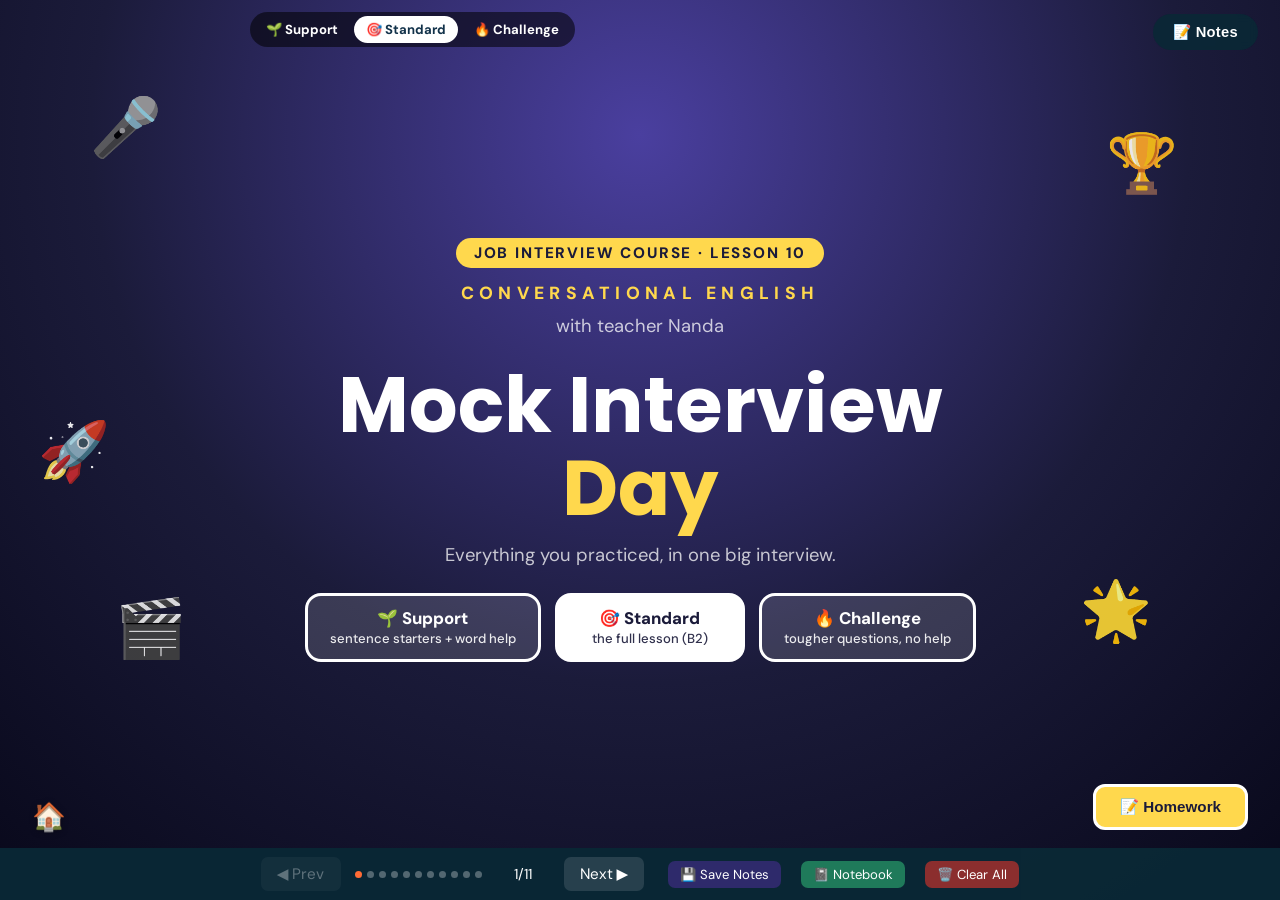
<file: L10/index.html>
<!DOCTYPE html>
<html lang="en">
<head>
<meta charset="UTF-8">
<meta name="viewport" content="width=device-width, initial-scale=1.0">
<title>Job Interview 10 — Mock Interview Day</title>
<link rel="preconnect" href="https://fonts.googleapis.com">
<link href="https://fonts.googleapis.com/css2?family=Poppins:wght@600;700;800&family=DM+Sans:wght@400;500;700;800&display=swap" rel="stylesheet">
<style>
  * { box-sizing: border-box; }
  body { margin:0; font-family:'Segoe UI', system-ui, sans-serif; background:#0A0A0A; }
  #deck { position:relative; width:100%; height:100vh; overflow:hidden; }
  .slide {
    position:absolute; inset:0; opacity:0; pointer-events:none;
    transition:opacity .35s ease; overflow-y:auto; min-height:100vh;
    display:flex; flex-direction:column; background:#fff;
  }
  .slide.active { opacity:1; pointer-events:auto; }

  /* ===== COVER / HW COVER ===== */
  #s1, #hw-cover {
    background: linear-gradient(135deg, #180B08 0%, #3D1810 30%, #6B2318 55%, #8B3A1E 75%, #C44D1E 100%);
    align-items:center; justify-content:center;
  }
  .title-inner { position:relative; width:100%; height:100%; display:flex; flex-direction:column; align-items:center; justify-content:center; padding:40px; }
  .title-label { text-transform:uppercase; letter-spacing:.18em; font-size:1.1rem; font-weight:500; color:rgba(255,255,255,.65); margin-bottom:10px; }
  .title-sub { font-size:1.15rem; font-weight:400; color:rgba(255,255,255,.75); margin-bottom:26px; }
  .title-main { font-size:3.4rem; font-weight:900; color:#fff; line-height:1.1; text-align:center; max-width:900px; }
  .title-accent { color:#FF6B35; text-shadow:0 0 28px rgba(255,107,53,.5); }
  .hw-badge { background:rgba(255,255,255,.1); border-radius:8px; padding:7px 22px; font-size:1rem; letter-spacing:.15em; color:rgba(255,255,255,.85); text-transform:uppercase; font-weight:600; margin-bottom:32px; }

  /* ===== BANNERS ===== */
  .banner { width:100%; padding:13px 28px; font-size:1.1rem; font-weight:700; letter-spacing:.03em; display:flex; align-items:center; gap:10px; flex-shrink:0; color:#fff; }
  .banner-leadin    { background:#D35400; }
  .banner-listening { background:#0E7A8A; }
  .banner-speaking  { background:#B23A6B; }
  .banner-grammar   { background:#5A2E8C; }
  .banner-pron      { background:#A8571E; }
  .banner-reading   { background:#2A6B42; }
  .banner-vocab     { background:#1E7A5F; }
  .banner-video     { background:#A83232; }
  .banner-review    { background:#2E2A6B; }
  .banner-hw        { background:#1C2B3A; }

  .slide-main { flex:1; overflow-y:auto; width:100%; display:flex; flex-direction:column; padding-bottom:60px; }
  .content { padding:24px 48px 20px; flex:1; }
  h2 { font-size:1.85rem; font-weight:800; color:#1C2B3A; margin:0 0 14px; }
  .instruction { font-size:1.08rem; font-weight:700; color:#1C2B3A; margin:0 0 18px; }
  .inst-light { font-size:1.05rem; font-weight:400; color:#1C2B3A; margin:0 0 18px; line-height:1.7; }
  .discuss-label { font-size:1.08rem; font-weight:700; color:#1C2B3A; margin:0 0 14px; line-height:1.7; }
  .section-subhead { font-size:1.3rem; font-weight:800; color:#5A2E8C; margin:24px 0 10px; }
  .discuss-list { margin:0 0 18px; padding-left:22px; line-height:1.9; font-size:1.06rem; color:#1C2B3A; }
  .discuss-list li { margin-bottom:10px; }
  .discuss-box { background:#F4F8FA; border-left:6px solid #0E7A8A; border-radius:12px; padding:16px 20px 4px; margin-top:20px; }
  .discuss-box .discuss-label { margin-bottom:10px; line-height:1.7; }
  .discuss-box .discuss-list { margin-bottom:12px; }

  /* ===== CARDS / EXERCISE CONTAINERS ===== */
  .card { background:#F4F8FA; border-radius:12px; padding:1.5rem; box-shadow:0 2px 8px rgba(0,0,0,.06); margin-bottom:20px; }
  .book-placeholder { border:2px dashed #C9A227; background:#FBF6E8; border-radius:12px; padding:32px 24px; text-align:center; color:#7A5A1E; font-weight:600; margin-bottom:20px; }
  .book-placeholder .bp-icon { font-size:2.2rem; display:block; margin-bottom:8px; }
  .book-placeholder .bp-note { font-weight:400; font-size:1.05rem; color:#9A7A2E; margin-top:6px; }
  .lead-img-wrap { text-align:center; margin-bottom:20px; }
  .lead-img { width:100%; max-height:280px; object-fit:cover; border-radius:14px; box-shadow:0 4px 16px rgba(0,0,0,.15); }
  .lead-img-caption { font-size:1.08rem; font-style:italic; font-weight:700; color:#8B3A1E; margin:12px 0 0; }

  .ex-row { font-size:1.06rem; line-height:1.7; margin-bottom:10px; color:#1C2B3A; }
  .ans-input { border:none; border-bottom:2px solid #5A2E8C; background:transparent; font-size:1.05rem; font-weight:700; width:160px; padding:2px 4px; text-align:left; font-family:inherit; color:#1C2B3A; }
  .ans-input.small { width:120px; }
  .ans-input.wide { width:100%; margin-top:6px; }
  .ans-input.half { width:50%; margin-top:6px; }
  textarea.ans-input { display:block; min-height:70px; resize:vertical; text-align:left; }
  .ans-input:focus { outline:none; border-bottom-color:#B23A6B; }
  .ans-input.correct { color:#1A7A4A; border-bottom-color:#1A7A4A; }
  .ans-input.wrong { color:#C4614A; border-bottom-color:#C4614A; }
  .ans-input.empty-warn { color:#C98A1E; border-bottom-color:#C98A1E; }

  .two-col { columns:2; column-gap:40px; }
  .two-col .ex-row { break-inside:avoid; }
  .fixed-two-col { display:grid; grid-template-columns:1fr 1fr; gap:0 40px; align-items:start; }
  .fixed-three-col { display:grid; grid-template-columns:1fr 1fr 1fr; gap:0 28px; align-items:start; }

  .btn-row { display:flex; gap:12px; justify-content:center; margin-top:22px; flex-wrap:wrap; }
  .btn-check { background:#5A2E8C; color:#fff; border:none; border-radius:8px; padding:11px 26px; font-size:.95rem; font-weight:700; cursor:pointer; font-family:inherit; }
  .btn-reset { background:#e8e8ec; color:#333; border:none; border-radius:8px; padding:11px 26px; font-size:.95rem; font-weight:700; cursor:pointer; font-family:inherit; }
  .btn-suggest { background:#1B6E96; color:#fff; border:none; border-radius:8px; padding:11px 26px; font-size:.95rem; font-weight:700; cursor:pointer; font-family:inherit; }

  .suggest-box { display:none; background:#EAF4F6; border-left:4px solid #1B6E96; border-radius:8px; padding:16px 20px; margin-top:16px; font-size:1.05rem; line-height:1.7; color:#1C2B3A; }
  .suggest-box.show { display:block; }
  .suggest-box li { margin-bottom:6px; }

  /* circle MC */
  .circ-num { display:inline-flex; align-items:center; justify-content:center; width:24px; height:24px; border-radius:6px; font-weight:800; background:#eee; color:#5A2E8C; margin-right:8px; font-size:.9rem; }
  .circ-opt { border:1.5px solid #ccc; border-radius:14px; padding:4px 14px; margin:2px 4px; background:#fff; cursor:pointer; font-family:inherit; font-size:1.05rem; color:#1C2B3A; }
  .circ-opt.picked { border-color:#5A2E8C; background:#EEE7F7; font-weight:700; }
  .circ-opt.correct { border-color:#1A7A4A; background:#E3F5EA; color:#1A7A4A; font-weight:800; }
  .circ-opt.wrong { border-color:#C4614A; background:#FBEAE6; color:#C4614A; font-weight:800; }
  .example-badge { background:#2E7D32;color:#fff;display:inline-flex;align-items:center;justify-content:center;width:24px;height:24px;border-radius:6px;font-weight:800; margin-right:8px; font-size:.9rem; }

  /* classify */
  .classify-bank { display:flex; flex-wrap:wrap; gap:8px; margin-bottom:20px; }
  .classify-chip { border:1.5px solid #5A2E8C; color:#5A2E8C; border-radius:20px; padding:6px 16px; cursor:pointer; font-weight:700; font-size:1.05rem; background:#fff; font-family:inherit; }
  .classify-chip.selected { background:#5A2E8C; color:#fff; }
  .classify-chip.used { opacity:.35; cursor:default; border-style:dashed; }
  .classify-cols { display:grid; grid-template-columns:repeat(2,1fr); gap:14px; }
  .classify-col { background:#fff; border:2px solid #ddd; border-radius:10px; padding:14px; min-height:70px; cursor:pointer; }
  .classify-col h4 { margin:0 0 8px; font-size:1.1rem; color:#5A2E8C; }
  .classify-col .placed { display:inline-block; background:#EEE7F7; border-radius:14px; padding:3px 10px; margin:3px; font-size:1.05rem; font-weight:700; }
  .classify-col .placed.correct { background:#E3F5EA; color:#1A7A4A; }
  .classify-col .placed.wrong { background:#FBEAE6; color:#C4614A; }

  /* match colour pair */
  .match-wrap { display:grid; grid-template-columns:1fr 1fr; gap:40px; background:#F8FAFB; border-radius:14px; padding:1.3rem 1.4rem; }
  .match-col-head { font-weight:800; font-size:1.05rem; letter-spacing:.02em; margin-bottom:12px; padding-bottom:8px; border-bottom:2px solid #E0E6EC; }
  .match-col-head.mc-left { color:#5A2E8C; }
  .match-col-head.mc-right { color:#A8571E; }
  .match-item { padding:11px 14px; border-radius:8px; border:1.5px solid #ddd; margin-bottom:10px; cursor:pointer; font-size:1.05rem; color:#1C2B3A; user-select:none; position:relative; transition:border-color .15s, box-shadow .15s, transform .15s; background:#fff; box-shadow:0 1px 3px rgba(0,0,0,.06); display:flex; align-items:flex-start; }
  .match-item:not(.example-pair):hover { box-shadow:0 3px 10px rgba(0,0,0,.14); transform:translateY(-1px); }
  .match-item.example-pair { cursor:default; background:#EAF6EE !important; border-color:#2E7D32 !important; }
  .match-item.c0 { border-color:#7B2D8E; border-width:3px; background:#F3E6F7; box-shadow:0 0 0 2px rgba(123,45,142,.25); }
  .match-item.c1 { border-color:#C9822E; border-width:3px; background:#FBEFE0; box-shadow:0 0 0 2px rgba(201,130,46,.25); }
  .match-item.c2 { border-color:#2A5A9E; border-width:3px; background:#E3EBFA; box-shadow:0 0 0 2px rgba(42,90,158,.25); }
  .match-item.c3 { border-color:#0E7A8A; border-width:3px; background:#E3F2F4; box-shadow:0 0 0 2px rgba(14,122,138,.25); }
  .match-item.c4 { border-color:#B23A6B; border-width:3px; background:#F8E6EE; box-shadow:0 0 0 2px rgba(178,58,107,.25); }
  .match-item.c5 { border-color:#8C7A1E; border-width:3px; background:#F5F1DD; box-shadow:0 0 0 2px rgba(140,122,30,.25); }
  .match-item.c6 { border-color:#4A5A8C; border-width:3px; background:#E6E9F5; box-shadow:0 0 0 2px rgba(74,90,140,.25); }
  .match-item.c7 { border-color:#3E8C5E; border-width:3px; background:#E6F5EC; box-shadow:0 0 0 2px rgba(62,140,94,.25); }
  .match-item.picking { border-color:#5A2E8C; border-width:3px; border-style:dashed; box-shadow:0 0 0 2px rgba(90,46,140,.2); }
  .match-item.correctpair { outline:3px solid #1A7A4A; background:#1A7A4A !important; color:#fff; }
  .match-item.wrongpair { outline:3px solid #C4614A; background:#C4614A !important; color:#fff; }

  /* word bank tiles */
  .wb-bank { display:flex; flex-wrap:wrap; gap:8px; margin-bottom:18px; }
  .wb-bank.book-style { border-top:3px double #333; border-bottom:1px solid #ccc; padding:12px 4px; }
  .wb-tile { border:1.5px solid #A8571E; color:#A8571E; background:#fff; border-radius:18px; padding:6px 16px; cursor:pointer; font-weight:700; font-family:inherit; font-size:1.05rem; }
  .wb-tile.used { opacity:.35; border-style:dashed; cursor:default; }
  .wb-tile.selected { background:#A8571E; color:#fff; }
  .wb-tile.example-used { opacity:.5; border-style:dashed; cursor:default; text-decoration:line-through; }
  .wb-blank { display:inline-block; min-width:90px; border-bottom:2px solid #A8571E; padding:2px 8px; margin:0 3px; cursor:pointer; font-weight:700; color:#A8571E; text-align:center; }
  .wb-blank.filled { border-style:solid; }
  .wb-blank.correct { color:#1A7A4A; border-color:#1A7A4A; }
  .wb-blank.wrong { color:#C4614A; border-color:#C4614A; }

  /* audio / video placeholders */
  .audio-box { background:#f0f4f8; border-radius:999px; padding:10px 18px; display:flex; align-items:center; gap:14px; margin-bottom:18px; }
  .audio-box audio { width:100%; }
  .speaker-grid { display:grid; grid-template-columns:repeat(4,1fr); gap:16px; margin-bottom:22px; }
  .speaker-card { background:#F4F8FA; border-radius:14px; padding:12px; }
  .speaker-card img { width:100%; height:120px; object-fit:cover; border-radius:10px; display:block; }
  .speaker-card .sp-name { font-size:1.05rem; font-weight:800; color:#1C2B3A; margin:10px 0 8px; text-align:center; }
  .speaker-card .audio-box { margin-bottom:0; padding:6px 10px; }
  .who-table { border:1px solid #E2E8E2; border-radius:12px; overflow:hidden; }
  .who-row { display:grid; grid-template-columns:1fr repeat(4,86px); align-items:center; gap:8px; padding:9px 14px; border-bottom:1px solid #E2E8E2; font-size:1.06rem; line-height:1.5; color:#1C2B3A; }
  .who-row:last-child { border-bottom:none; }
  .who-row.who-head { background:#F4F8FA; font-weight:800; }
  .who-row.who-head span { text-align:center; }
  .who-row.who-head span:first-child { text-align:left; }
  .who-row .circ-opt { width:100%; margin:0; text-align:center; padding:4px 0; }
  .video-box { background:#1C2B3A; border-radius:14px; padding:16px 20px; margin-bottom:18px; }
  .video-box video { width:100%; border-radius:8px; display:block; }
  .video-box p { color:#fff; font-size:1.05rem; margin:0 0 10px; font-weight:700; letter-spacing:.02em; }
  .glossary-note { font-size:1.05rem; color:#666; font-style:italic; margin-top:10px; }
  .glossary-box { background:#F4F8FA; border-radius:10px; padding:14px 18px; margin-bottom:16px; }
  .glossary-box h4 { margin:0 0 8px; font-size:1rem; color:#5A2E8C; }
  .glossary-box p { margin:0 0 6px; font-size:1.05rem; line-height:1.7; color:#1C2B3A; }
  .glossary-box b { color:#1C2B3A; }

  /* answer key toggle */
  .akey-box { display:none; background:#F3EEF7; border-left:4px solid #5A2E8C; border-radius:8px; padding:16px 20px; margin-top:16px; font-size:1.05rem; line-height:1.7; color:#1C2B3A; }
  .akey-box.show { display:block; }
  .akey-box li { margin-bottom:8px; }
  .btn-akey { background:#5A2E8C; color:#fff; border:none; border-radius:8px; padding:11px 26px; font-size:.95rem; font-weight:700; cursor:pointer; font-family:inherit; }

  /* grammar theory / form reference */
  .gram-box { background:#F4F8FA; border-radius:12px; padding:18px 22px; margin-bottom:16px; border-left:6px solid #5A2E8C; }
  .gram-box h3 { margin:0 0 8px; font-size:1.1rem; color:#5A2E8C; }
  .gram-box p { font-size:1.06rem; line-height:1.7; color:#1C2B3A; margin:0 0 8px; }
  .gram-box .hl { font-weight:800; color:#5A2E8C; }
  .gram-box ul { margin:6px 0 0; padding-left:20px; font-size:1.05rem; line-height:1.8; color:#1C2B3A; }
  .gram-note { background:#FDF3D6; border-left:4px solid #C9A227; border-radius:8px; padding:14px 18px; font-size:1.05rem; color:#7A5A1E; margin-top:6px; line-height:1.7; }
  .gram-mistake { background:#FDEBEA; border-left:4px solid #C4614A; border-radius:8px; padding:14px 18px; font-size:1.05rem; color:#7A2A1E; margin-top:10px; line-height:1.7; }
  .gram-mistake s { color:#922B21; }
  .ex-example-centered { text-align:center; font-size:1.06rem; font-style:italic; color:#1A5030; background:#EAF6EE; border-radius:10px; padding:14px 24px; margin:0 0 22px; font-weight:600; line-height:1.7; }
  .ex-example-centered .ex-tag { display:block; font-style:normal; font-weight:800; letter-spacing:.06em; font-size:.78rem; text-transform:uppercase; color:#2F7A52; margin-bottom:6px; }

  /* CCQ box */
  .gx-two { display:grid; grid-template-columns:3fr 2fr; gap:20px; align-items:start; }
  .gx-board { background:#F4F8FA; border-radius:10px; padding:14px 18px; }
  .gx-board h4, .gx-h { margin:0 0 10px; color:#5A2E8C; font-size:1.1rem; }
  .gx-board .ex-row { margin-bottom:8px; line-height:1.6; }
  mark.gx-if { background:#E7EAF7; color:#3B4C99; font-weight:800; padding:1px 6px; border-radius:5px; }
  mark.gx-main { background:#FFF0D9; color:#9A5B00; font-weight:800; padding:1px 6px; border-radius:5px; }
  .ccq-box { background:#F4F8FA; border-radius:10px; padding:14px 18px; margin:14px 0; }
  .ccq-label { font-weight:700; color:#5A2E8C; margin-bottom:8px; font-size:1.05rem; }
  .ccq-list { list-style:none; margin:0; padding:0; display:flex; flex-direction:column; gap:8px; }
  .ccq-list li { font-size:1.05rem; color:#1C2B3A; line-height:1.7; }
  .ccq-list em { color:#5A2E8C; font-weight:700; font-style:normal; }
  .ccq-reveal-btn { background:#5A2E8C; color:#fff; border:none; border-radius:20px; padding:4px 14px; font-size:1.05rem; font-weight:700; cursor:pointer; margin-right:10px; }
  .ccq-reveal-btn:hover { background:#7A45B5; }
  .ccq-answer { display:none; color:#1A5030; font-weight:600; }
  .ccq-answer.show { display:inline; }

  /* speaking interview cards */
  /* ---- Risk Bingo ---- */
  .bingo-layout { display:grid; grid-template-columns:auto 1fr; gap:26px; align-items:start; }
  .bingo-card { display:grid; grid-template-columns:repeat(4,72px); gap:8px; }
  .bingo-cell { height:72px; border-radius:12px; border:2px solid #B23A6B; background:#fff; color:#B23A6B; font-family:inherit; font-size:1.6rem; font-weight:800; cursor:default; display:flex; align-items:center; justify-content:center; transition:background .25s, color .25s, transform .25s; }
  .bingo-cell.marked { background:#B23A6B; color:#fff; transform:scale(.94); }
  .bingo-cell.inline { box-shadow:0 0 0 4px #F2C14E; }
  .bingo-ball { width:120px; height:120px; border-radius:50%; background:#B23A6B; color:#fff; font-size:3rem; font-weight:800; display:flex; align-items:center; justify-content:center; margin:0 auto 16px; box-shadow:0 6px 18px rgba(178,58,107,.35); }
  .bingo-ball.empty { background:#F0E4EA; color:#B23A6B; }
  .bingo-prompt { background:#F8F0F4; border-left:6px solid #B23A6B; border-radius:12px; padding:18px 22px; min-height:150px; }
  .bingo-area { font-size:1.05rem; font-weight:800; color:#B23A6B; margin:0 0 8px; text-transform:uppercase; letter-spacing:.04em; }
  .bingo-q { font-size:1.15rem; line-height:1.6; color:#1C2B3A; margin:0; }
  .bingo-status { text-align:center; font-size:1.05rem; font-weight:700; color:#1C2B3A; margin-top:14px; min-height:1.6em; }
  .bingo-status.win { color:#B23A6B; font-size:1.25rem; }

  /* image placeholder */
  .img-placeholder { background:linear-gradient(135deg,#FBEFE0,#F5DCC0); border-radius:10px; display:flex; flex-direction:column; align-items:center; justify-content:center; color:#8B5A1E; font-size:.95rem; font-weight:600; border:2px dashed #D9B36C; margin:8px 0; padding:24px; text-align:center; min-height:120px; }
  .img-placeholder .ip-icon { font-size:1.8rem; margin-bottom:6px; }
  .photo-grid { display:grid; grid-template-columns:repeat(2,1fr); gap:14px; margin-bottom:16px; }
  .photo-item { position:relative; }
  .photo-item .img-placeholder { min-height:140px; margin:0; }
  .photo-num { position:absolute; top:8px; left:8px; background:#1C2B3A; color:#fff; width:26px; height:26px; border-radius:50%; display:flex; align-items:center; justify-content:center; font-weight:800; font-size:.9rem; }
  .photo-label { margin-top:6px; }
  .photo-label .wb-blank { display:block; width:100%; text-align:center; }

  /* article */
  .article-box { background:#FAFAF8; border-radius:12px; padding:20px 24px; margin-bottom:16px; border:1px solid #eee; }
  .article-box h3 { font-size:1.3rem; font-weight:900; color:#1C2B3A; margin:0 0 4px; line-height:1.3; }
  .article-box h3 .hl { background:#A83232; color:#fff; padding:2px 8px; border-radius:4px; }
  .article-box p { font-size:1.05rem; line-height:1.75; color:#1C2B3A; margin:0 0 14px; }
  .article-box p:last-child { margin-bottom:0; }

  /* checkbox tick list */
  .tick-list { display:flex; flex-direction:column; gap:8px; margin:10px 0 18px; }
  .tick-item { display:flex; align-items:center; gap:12px; padding:9px 14px; border:1.5px solid #ddd; border-radius:8px; cursor:pointer; font-size:1.05rem; color:#1C2B3A; background:#fff; transition:all .15s; }
  .tick-item:hover { border-color:#2A6B42; }
  .tick-box { width:22px; height:22px; border:2px solid #999; border-radius:5px; flex-shrink:0; display:flex; align-items:center; justify-content:center; font-size:.85rem; color:#fff; font-weight:800; }
  .tick-item.picked { border-color:#2A6B42; background:#EAF6EE; }
  .tick-item.picked .tick-box { background:#2A6B42; border-color:#2A6B42; }
  .tick-item.correct { border-color:#1A7A4A; background:#E3F5EA; }
  .tick-item.correct .tick-box { background:#1A7A4A; border-color:#1A7A4A; }
  .tick-item.wrong { border-color:#C4614A; background:#FBEAE6; }
  .tick-item.wrong .tick-box { background:#C4614A; border-color:#C4614A; }
  .tick-item.missed { border-color:#C98A1E; background:#FDF3D6; }

  /* dice */
  .dice-box { text-align:center; background:#F4F8FA; border-radius:14px; padding:30px; }
  .die-face { font-size:3.5rem; margin-bottom:16px; }
  .dice-prompt { font-size:1.15rem; font-weight:700; color:#1C2B3A; margin-top:16px; min-height:30px; }
  .book-hl { background:#D9D9D9; padding:1px 5px; border-radius:3px; }

  /* review */
  .review-grid { display:grid; grid-template-columns:1fr 1fr; gap:14px; margin:10px 0; }

  /* score scale (Listening 1a) */
  .score-card { background:#F4F8FA; border-radius:12px; padding:18px 22px; margin-bottom:16px; }
  .env-row { display:grid; grid-template-columns:1fr auto; align-items:center; gap:16px; padding:9px 0; border-bottom:1px solid #e2e8e2; font-size:1.05rem; color:#1C2B3A; }
  .env-row:last-child { border-bottom:none; }
  .env-row .env-label { min-width:0; }
  .env-scale { display:flex; gap:6px; }
  .scale-head { display:grid; grid-template-columns:1fr auto; gap:16px; align-items:end; padding-bottom:8px; }
  .scale-head .scale-anchors { display:flex; gap:6px; }
  .scale-head .scale-anchors span { width:32px; text-align:center; font-size:.7rem; line-height:1.2; color:#5A6B7A; font-style:italic; }
  .env-pill { width:32px; height:32px; border-radius:50%; border:1.5px solid #0E7A8A; color:#0E7A8A; background:#fff; cursor:pointer; font-weight:700; font-size:.95rem; display:flex; align-items:center; justify-content:center; font-family:inherit; }
  .env-pill.picked { background:#0E7A8A; color:#fff; }

  /* ===== NAV / NOTES / HOME ===== */
  #notesBtn { position:fixed; top:14px; right:22px; z-index:1000; background:rgba(10,40,54,.88); color:#fff; border:none; padding:9px 20px; border-radius:22px; cursor:pointer; font-size:.92rem; font-weight:600; letter-spacing:.02em; transition:background .2s; backdrop-filter:blur(4px); }
  #notesBtn:hover { background:rgba(10,40,54,1); }
  #notesDragHandle { cursor: move; user-select: none; padding: 2px 8px; margin-right: 4px; opacity: .55; font-size: .95rem; border-radius: 4px; display: inline-block; }
  #notesDragHandle:hover { opacity: 1; background: rgba(255,255,255,.15); }
  #notesPanel.dragging { transition: none !important; }
  #homeBtn { position:fixed; top:14px; left:50%; transform:translateX(-50%); z-index:1000; display:none; background:rgba(10,40,54,.88); color:#fff; border:none; width:38px; height:38px; border-radius:50%; cursor:pointer; font-size:1.1rem; align-items:center; justify-content:center; transition:background .2s; backdrop-filter:blur(4px); }
  #homeBtn:hover { background:rgba(20,96,122,.95); }
  #notesPanel { position:fixed; top:54px; right:22px; z-index:999; width:360px; max-height:0; overflow:hidden; transition:max-height .35s ease, opacity .25s ease; opacity:0; border-radius:14px; }
  #notesPanel.open { max-height:320px; opacity:1; }
  #notesPanel.cover { left:50%; right:auto; top:56px; transform:translateX(-50%); width:min(760px,94vw); max-height:calc(100vh - 110px) !important; display:flex; flex-direction:column; }
  #notesPanel.cover #notesTA { min-height:calc(100vh - 210px) !important; max-height:calc(100vh - 210px) !important; overflow-y:auto; }
  #notesToolbar { display:flex; gap:5px; padding:6px 10px; background:rgba(10,40,54,.7); border-radius:10px 10px 0 0; align-items:center; flex-wrap:wrap; }
  #notesToolbar button { background:rgba(255,255,255,.12); border:none; border-radius:5px; color:#fff; font-size:.85rem; padding:3px 9px; cursor:pointer; font-family:inherit; transition:background .15s; }
  #notesToolbar button:hover { background:rgba(255,255,255,.25); }
  #notesTA { width:100%; min-height:220px; max-height:260px; padding:14px; border:none; border-radius:0 0 14px 14px; outline:none; font-size:1rem; line-height:1.55; background:rgba(10,40,54,.92); color:#fff; font-family:inherit; backdrop-filter:blur(6px); box-sizing:border-box; overflow-y:auto; }
  #notesTA:empty::before { content:attr(data-placeholder); color:rgba(255,255,255,.4); pointer-events:none; }
  #notesTA [style*="background-color"] { color:#1a1a1a !important; }
  #nav { position:fixed; bottom:0; left:0; right:0; height:52px; background:rgba(10,40,54,.96); z-index:500; display:flex; align-items:center; justify-content:center; gap:14px; }
  #nav button { background:rgba(255,255,255,.12); color:#fff; border:none; border-radius:7px; padding:7px 16px; font-size:.95rem; cursor:pointer; font-family:inherit; }
  #nav button:disabled { opacity:.35; cursor:default; }
  #dots { display:flex; gap:5px; flex-wrap:wrap; max-width:360px; justify-content:center; }
  .dot { width:7px; height:7px; border-radius:50%; background:rgba(255,255,255,.3); cursor:pointer; }
  .dot.active { background:#FF6B35; }
  #counter { color:#fff; font-size:.9rem; min-width:54px; text-align:center; }

  /* print */
  .slide-notes-print { display:none; }
  .lesson-link-print { display:none; }
  @media print {
    @page { margin:1.2cm; }
    * { -webkit-print-color-adjust:exact !important; print-color-adjust:exact !important; }
    html, body { height:auto !important; overflow:visible !important; background:#fff !important; display:block !important; }
    #deck { overflow:visible !important; height:auto !important; display:block !important; position:static !important; }
    #notesBtn, #notesPanel, #nav, #homeBtn { display:none !important; }
    body.print-all .slide { display:flex !important; flex-direction:column !important; position:relative !important; inset:auto !important; opacity:1 !important; padding:16px 24px !important; page-break-after:always; break-after:page; min-height:0 !important; height:auto !important; }
    .slide * { flex:none !important; height:auto !important; min-height:0 !important; max-height:none !important; }
    .slide-main, .content { overflow:visible !important; }
    img, video { max-height:240px !important; width:auto !important; max-width:100% !important; object-fit:contain !important; }
    body.print-all .slide::before { content:"Job Interview 10 \2014  Mock Interview Day"; display:block !important; font-size:10px; color:#999; font-family:'Segoe UI', Arial, sans-serif; padding-bottom:5px; border-bottom:1px solid #ddd; margin-bottom:8px; }
    body.print-all #s1::before { display:none !important; }
    .lesson-link-print { display:block !important; padding:28px 32px; margin-bottom:20px; background:linear-gradient(135deg, #180B08 0%, #3D1810 30%, #6B2318 55%, #8B3A1E 75%, #C44D1E 100%); border-radius:12px; text-align:center; font-family:'Segoe UI', Arial, sans-serif; }
    .lesson-link-print .lp-title { display:block; font-size:30px; font-weight:900; color:#fff; margin-bottom:10px; letter-spacing:.01em; line-height:1.2; }
    .lesson-link-print .lp-sub { display:block; font-size:20px; color:rgba(255,255,255,.88); font-weight:500; }
    .lesson-link-print a { color:#FF6B35; font-weight:800; text-decoration:underline; font-size:20px; }
    .slide-notes-print { display:block !important; margin-top:12px; padding:10px 14px; border-top:2px solid #0E5A8A; background:#E3F2FD; border-radius:6px; font-size:12px; line-height:1.6; color:#1A1A2E; }
    .slide-notes-print-label { font-size:10px; font-weight:800; color:#0E5A8A; text-transform:uppercase; letter-spacing:1px; margin-bottom:4px; display:block; }
    .card-body, .card-body * { color:#1a1a1a !important; }
  }


/* ===== JOB INTERVIEW COURSE — shared components (colors come from per-lesson :root vars) ===== */
.content { zoom:1.25; }
@media print { .content { zoom:1; } }
.slide { background:var(--paper,#fff); }
.slide-main { background-image:var(--pattern,none); background-size:var(--patsize,auto); }
h2 { font-family:var(--fh,'Fredoka'),sans-serif; color:var(--c1); }
.instruction, .inst-light, .discuss-label { color:var(--ink,#1C2B3A); }
.banner { background:linear-gradient(90deg,var(--c1),var(--c2)) !important; font-family:var(--fh,'Fredoka'),sans-serif; font-size:1.2rem; }
.btn-check { background:var(--c1); }
.ans-input { border-bottom-color:var(--c2); }
.circ-num { color:var(--c1); }
.gram-box { border-left-color:var(--c2); background:var(--c3); }
.gram-box h3, .gram-box .hl { color:var(--c1); }

/* ---- level switch ---- */
.sup, .chal, .sup-i, .chal-i { display:none; }
.lv-support .sup, .lv-challenge .chal { display:block; }
.lv-support .sup-i, .lv-challenge .chal-i { display:inline; }
.lv-support .nsup { display:none; }
.sup { background:#E9F7EF; border-left:5px solid #2FA36B; border-radius:10px; padding:12px 16px; margin:12px 0; font-size:1.02rem; line-height:1.7; color:#1C4A33; }
.sup::before { content:"🌱 Support"; display:block; font-weight:800; font-size:.78rem; letter-spacing:.1em; text-transform:uppercase; color:#2FA36B; margin-bottom:2px; }
.chal { background:#FFF0E6; border-left:5px solid #E8590C; border-radius:10px; padding:12px 16px; margin:12px 0; font-size:1.02rem; line-height:1.7; color:#6B2A05; }
.chal::before { content:"🔥 Challenge"; display:block; font-weight:800; font-size:.78rem; letter-spacing:.1em; text-transform:uppercase; color:#E8590C; margin-bottom:2px; }
#lvBar { position:fixed; top:12px; left:250px; z-index:1100; display:flex; gap:4px; background:rgba(0,0,0,.55); padding:4px; border-radius:999px; }
#lvBar button { border:none; border-radius:999px; padding:5px 12px; font-size:.82rem; font-weight:700; cursor:pointer; background:transparent; color:#fff; font-family:inherit; }
#lvBar button.on { background:#fff; color:#12324A; }
.lv-pick { display:flex; gap:14px; margin-top:26px; flex-wrap:wrap; justify-content:center; position:relative; z-index:4; }
.lv-pick button { border:3px solid #fff; border-radius:16px; padding:12px 22px; font-size:1.05rem; font-weight:800; cursor:pointer; background:rgba(255,255,255,.14); color:#fff; font-family:inherit; min-width:190px; line-height:1.3; }
.lv-pick button small { display:block; font-weight:500; font-size:.82rem; opacity:.9; }
.lv-pick button.on { background:#fff; color:var(--c1); }

/* ---- cover ---- */
.cv-chip { position:absolute; z-index:1; font-size:clamp(2rem,4.5vw,4rem); opacity:.9; animation:cvf 7s ease-in-out infinite; }
@keyframes cvf { 0%,100%{ transform:translateY(0) rotate(-4deg);} 50%{ transform:translateY(-16px) rotate(5deg);} }
.title-main { font-family:var(--fh,'Fredoka'),sans-serif; color:#fff; font-weight:700; line-height:1.08; font-size:clamp(2.8rem,6vw,5.2rem); position:relative; z-index:3; }
.title-accent { color:var(--c4); text-shadow:none; }
.title-label { color:var(--c4); font-weight:800; letter-spacing:.3em; }
.course-tag { display:inline-block; background:var(--c4); color:var(--c1); font-weight:800; border-radius:999px; padding:5px 18px; font-size:.95rem; letter-spacing:.12em; text-transform:uppercase; margin-bottom:14px; position:relative; z-index:3; }
.cover-btn { background:var(--c4) !important; color:var(--c1) !important; border:3px solid #fff !important; border-radius:12px !important; font-weight:800 !important; }

/* ---- tip / pattern boxes ---- */
.tipbox { background:var(--c3); border-left:6px solid var(--c2); border-radius:12px; padding:16px 22px; margin:0 0 16px; font-size:1.06rem; line-height:1.75; color:var(--ink,#1C2B3A); }
.tipbox h3 { margin:0 0 8px; font-size:1.12rem; color:var(--c1); font-family:var(--fh,'Fredoka'),sans-serif; }
.chip-a, .chip-b, .chip-c { font-weight:800; padding:1px 9px; border-radius:6px; }
.chip-a { color:#1B6E96; background:#E1F0F7; } .chip-b { color:#B03A5B; background:#FBE6EC; } .chip-c { color:#1A7A4A; background:#E3F5EA; }
.twocol { display:grid; grid-template-columns:1fr 1fr; gap:22px; align-items:start; }
.stack { display:flex; flex-direction:column; gap:12px; }
.bigq { font-family:var(--fh,'Fredoka'),sans-serif; font-size:1.7rem; line-height:1.35; color:var(--c1); background:#fff; border:3px solid var(--c2); border-radius:18px; padding:18px 24px; box-shadow:5px 5px 0 var(--c2); }

/* ---- flag sort ---- */
.fs { display:grid; grid-template-columns:1fr 1fr; gap:14px 28px; }
.fs-col { display:flex; flex-direction:column; gap:12px; }
.fs-card { background:#fff; border:2px solid #D5DEE5; border-radius:14px; padding:12px 16px; font-size:1.05rem; line-height:1.6; }
.fs-card .fs-t { display:block; margin-bottom:8px; }
.fs-btn { border:2px solid #C9D3DB; background:#F6F8FA; border-radius:999px; padding:4px 14px; margin-right:6px; font-family:inherit; font-size:.92rem; font-weight:700; cursor:pointer; color:#33475B; }
.fs-btn.sel { background:var(--c1); color:#fff; border-color:var(--c1); }
.fs-card.ok { border-color:#1A7A4A; background:#E3F5EA; } .fs-card.bad { border-color:#C4614A; background:#FBEAE6; } .fs-card.empty-warn { border-color:#C98A1E; background:#FFF6E1; }

/* ---- multi pick ---- */
.mp { display:grid; grid-template-columns:1fr 1fr; gap:12px 20px; }
.mp-opt { border:2px solid #C9D3DB; background:#fff; border-radius:14px; padding:12px 16px; font-size:1.05rem; line-height:1.55; cursor:pointer; text-align:left; font-family:inherit; color:var(--ink,#1C2B3A); }
.mp-opt.picked { border-color:var(--c2); background:var(--c3); font-weight:700; }
.mp-opt.ok { border-color:#1A7A4A; background:#E3F5EA; color:#1A7A4A; font-weight:800; } .mp-opt.bad { border-color:#C4614A; background:#FBEAE6; color:#C4614A; font-weight:800; }

/* ---- order chips ---- */
.og-slots { display:flex; flex-direction:column; gap:8px; margin-bottom:14px; }
.og-slot { min-height:50px; border:2px dashed #B8C4CE; border-radius:12px; padding:5px 8px 5px 48px; position:relative; background:#FAFBFC; display:flex; align-items:center; }
.og-slot::before { content:attr(data-n); position:absolute; left:8px; top:50%; transform:translateY(-50%); width:30px; height:30px; border-radius:50%; background:var(--c1); color:#fff; font-weight:800; display:flex; align-items:center; justify-content:center; }
.og-slot.filled { border-style:solid; border-color:var(--c2); }
.og-pool { display:flex; flex-direction:column; gap:8px; }
.og-chip { background:var(--c3); border:2px solid var(--c2); border-radius:12px; padding:8px 14px; font-size:1.02rem; line-height:1.5; cursor:pointer; text-align:left; font-family:inherit; color:var(--ink,#1C2B3A); width:100%; }
.og-chip:hover { filter:brightness(.96); }
.og-chip.ok { background:#E3F5EA; border-color:#1A7A4A; color:#1A7A4A; font-weight:700; } .og-chip.bad { background:#FBEAE6; border-color:#C4614A; color:#C4614A; font-weight:700; }

/* ---- buckets ---- */
.bk-pool { display:flex; flex-wrap:wrap; gap:8px; margin-bottom:14px; padding:12px; background:#F4F6F8; border-radius:12px; min-height:56px; }
.bk-chip { background:#fff; border:2px solid var(--c2); border-radius:12px; padding:7px 13px; font-size:1.0rem; line-height:1.5; cursor:pointer; text-align:left; font-family:inherit; color:var(--ink,#1C2B3A); max-width:100%; }
.bk-chip.sel { background:var(--c4); box-shadow:0 0 0 3px var(--c1); }
.bk-chip.ok { background:#E3F5EA; border-color:#1A7A4A; color:#1A7A4A; font-weight:700; } .bk-chip.bad { background:#FBEAE6; border-color:#C4614A; color:#C4614A; font-weight:700; }
.bk-row { display:grid; grid-template-columns:repeat(var(--cols,2),1fr); gap:14px; }
.bk-b { border:3px solid var(--c1); border-radius:14px; background:#fff; cursor:pointer; min-height:120px; }
.bk-b h4 { margin:0; padding:8px 14px; background:var(--c1); color:#fff; font-family:var(--fh,'Fredoka'),sans-serif; font-size:1.12rem; }
.bk-drop { padding:10px; display:flex; flex-direction:column; gap:8px; }

/* ---- timer ---- */
.tm { display:inline-flex; align-items:center; gap:18px; background:var(--c1); color:#fff; border-radius:20px; padding:14px 26px; margin:8px 0; }
.tm-d { font-family:var(--fh,'Fredoka'),sans-serif; font-size:2.6rem; min-width:90px; text-align:center; font-weight:700; }
.tm.done { background:#B23A3A; }
.tm button { background:var(--c4); color:var(--c1); border:none; border-radius:10px; padding:9px 18px; font-weight:800; font-size:1rem; cursor:pointer; font-family:inherit; }

/* ---- roulette ---- */
.rl { text-align:center; background:var(--c3); border:3px solid var(--c2); border-radius:22px; padding:22px 26px; }
.rl-q { font-family:var(--fh,'Fredoka'),sans-serif; font-size:1.8rem; color:var(--c1); line-height:1.35; min-height:3.6em; display:flex; align-items:center; justify-content:center; }
.rl-f { color:#1C4A33; font-size:1.02rem; margin:2px 0 12px; font-style:italic; }
.rl button { background:var(--c1); color:#fff; border:none; border-radius:12px; padding:12px 28px; font-size:1.05rem; font-weight:800; cursor:pointer; font-family:inherit; margin-top:8px; }

/* ---- branching scenario ---- */
.br-opt { display:block; width:100%; text-align:left; background:#fff; border:2px solid #C9D3DB; border-radius:14px; padding:12px 16px; margin-bottom:10px; font-size:1.05rem; line-height:1.55; cursor:pointer; font-family:inherit; color:var(--ink,#1C2B3A); }
.br-opt.sel { border-color:var(--c2); background:var(--c3); }
.br-fb { display:none; border-radius:12px; padding:14px 18px; font-size:1.05rem; line-height:1.65; margin-top:6px; }
.br-fb.show { display:block; } .br-fb.good { background:#E3F5EA; border-left:6px solid #1A7A4A; } .br-fb.ok { background:#FFF6E1; border-left:6px solid #C98A1E; } .br-fb.bad { background:#FBEAE6; border-left:6px solid #C4614A; }

/* ---- answer builder ---- */
.ab { background:#fff; border:3px solid var(--c2); border-radius:20px; padding:18px 22px; }
.ab-step { margin-bottom:14px; }
.ab-lab { font-family:var(--fh,'Fredoka'),sans-serif; font-weight:700; font-size:1.12rem; color:var(--c1); }
.ab-hint { font-size:.98rem; color:#556; margin:0 0 4px; }
.ab-in { width:100%; border:2px solid #C9D3DB; border-radius:10px; padding:8px 12px; font-family:inherit; font-size:1.05rem; line-height:1.55; text-align:left; resize:vertical; color:var(--ink,#1C2B3A); }
.ab-in:focus { outline:none; border-color:var(--c2); }
.ab-out { display:none; background:var(--c3); border-radius:14px; padding:14px 18px; margin-top:14px; font-size:1.08rem; line-height:1.75; }
.ab-out.show { display:block; } .ab-out p { margin:6px 0 8px; } .ab-ok { color:#1A7A4A; font-weight:800; } .ab-warn { color:#C4614A; font-weight:700; }
.ab-sup { font-size:.98rem; }

/* ---- course-wide small bits ---- */
.pill { display:inline-block; background:var(--c3); border:2px solid var(--c2); border-radius:999px; padding:3px 14px; margin:3px 4px 3px 0; font-weight:700; font-size:1rem; }
.mapgrid { display:grid; grid-template-columns:repeat(3,1fr); gap:14px; }
.maptile { border:none; border-radius:999px; padding:20px 14px; background:var(--c1); color:#fff; font-weight:800; font-size:1.1rem; cursor:pointer; font-family:inherit; line-height:1.3; }
.maptile.on { background:var(--c4); color:var(--c1); box-shadow:0 0 0 4px var(--c1); }
.mapinfo { background:var(--c3); border-left:6px solid var(--c2); border-radius:12px; padding:14px 20px; margin-top:14px; font-size:1.06rem; line-height:1.7; min-height:96px; }
.ccq-answer { display:none; } .ccq-answer.show { display:inline; }
.say-it { background:#fff; border:2px dashed var(--c2); border-radius:14px; padding:12px 18px; font-size:1.06rem; line-height:1.7; margin:10px 0; }

.og.wide { display:grid; grid-template-columns:1fr 1fr; gap:0 22px; align-items:start; }
.og.wide .btn-row { grid-column:1 / -1; }
.bk.side { display:grid; grid-template-columns:1fr 1fr; gap:0 22px; align-items:start; }
.bk.side .bk-pool { flex-direction:column; margin-bottom:0; }
.bk.side .bk-row { align-self:start; }
.bk.side .btn-row { grid-column:1 / -1; }

/* ---- simulator ---- */
.sim { background:#fff; border:3px solid var(--c1); border-radius:22px; overflow:hidden; }
.sim-top { display:flex; align-items:center; gap:14px; background:var(--c1); color:#fff; padding:10px 18px; }
.sim-face { font-size:2.2rem; } .sim-who { font-weight:800; font-size:1.05rem; flex:1; }
.sim-meter { width:240px; height:16px; background:rgba(255,255,255,.25); border-radius:99px; overflow:hidden; } .sim-fill { height:100%; width:0; background:var(--c4); transition:width .5s; }
.sim-log { height:190px; overflow-y:auto; padding:14px 18px; background:var(--c3); display:flex; flex-direction:column; gap:10px; }
.sim-b { max-width:80%; padding:10px 16px; border-radius:16px; font-size:1.04rem; line-height:1.6; }
.sim-b.them { align-self:flex-start; background:#fff; border:2px solid var(--c1); } .sim-b.me { align-self:flex-end; background:var(--c2); color:#fff; }
.sim-b.fb { align-self:center; font-size:.98rem; font-style:italic; max-width:92%; } .sim-b.fb.good { background:#E3F5EA; color:#14573A; } .sim-b.fb.ok { background:#FFF6E1; color:#7A5100; } .sim-b.fb.bad { background:#FBEAE6; color:#8A2E1B; }
.sim-opts { padding:12px 18px 6px; display:flex; flex-direction:column; gap:8px; min-height:30px; }
.sim-opt { text-align:left; background:#fff; border:2px solid var(--c2); border-radius:12px; padding:10px 14px; font-size:1.03rem; line-height:1.5; cursor:pointer; font-family:inherit; color:var(--ink); }
.sim-opt:hover { background:var(--c3); }
.sim-end { display:none; padding:12px 18px 16px; text-align:center; } .sim-verdict { font-size:1.2rem; font-weight:800; color:var(--c1); margin-bottom:10px; }
.sim-end button { background:var(--c1); color:#fff; border:none; border-radius:10px; padding:10px 22px; font-weight:800; cursor:pointer; font-family:inherit; font-size:1rem; }

/* ---- rapid fire ---- */
.rf { background:var(--c1); color:#fff; border-radius:22px; padding:18px 22px; }
.rf-head { display:flex; justify-content:space-between; font-weight:800; margin-bottom:8px; } .rf-track { height:10px; background:rgba(255,255,255,.2); border-radius:99px; overflow:hidden; margin-bottom:14px; } .rf-bar { height:100%; background:var(--c4); width:100%; }
.rf-q { font-family:var(--fh),sans-serif; font-size:1.55rem; line-height:1.4; margin-bottom:14px; min-height:3.2em; } .rf-late { color:var(--c4); font-size:1rem; }
.rf-opts { display:grid; grid-template-columns:1fr 1fr; gap:10px; }
.rf-opt { background:#fff; color:var(--ink); border:3px solid transparent; border-radius:14px; padding:12px 14px; font-size:1.08rem; font-weight:700; cursor:pointer; font-family:inherit; text-align:left; line-height:1.4; }
.rf-opt:hover:not(:disabled) { border-color:var(--c4); } .rf-opt.ok { background:#2FBF6B; color:#fff; } .rf-opt.bad { background:#E0533D; color:#fff; } .rf-opt:disabled { cursor:default; }
.rf-end { display:none; text-align:center; padding:16px 0; } .rf-result { font-family:var(--fh),sans-serif; font-size:1.8rem; margin-bottom:12px; }
.rf-end button { background:var(--c4); color:var(--c1); border:none; border-radius:10px; padding:10px 24px; font-weight:800; cursor:pointer; font-family:inherit; font-size:1rem; }

/* ---- memory ---- */
.mem-top { display:flex; align-items:center; gap:16px; margin-bottom:10px; font-weight:800; color:var(--c1); } .mem-top button { background:var(--c1); color:#fff; border:none; border-radius:8px; padding:6px 14px; font-weight:700; cursor:pointer; font-family:inherit; }
.mem-grid { display:grid; grid-template-columns:repeat(4,1fr); gap:10px; }
.mem-c { position:relative; min-height:86px; border:none; border-radius:14px; background:var(--c1); color:transparent; font-size:1rem; font-weight:700; line-height:1.35; cursor:pointer; font-family:inherit; padding:8px 10px; }
.mem-c::before { content:"?"; position:absolute; inset:0; display:flex; align-items:center; justify-content:center; font-size:2rem; color:var(--c4); font-family:var(--fh),sans-serif; }
.mem-c.open, .mem-c.done { background:#fff; color:var(--ink); border:3px solid var(--c2); } .mem-c.open::before, .mem-c.done::before { display:none; } .mem-c.done { background:#E3F5EA; border-color:#1A7A4A; color:#14573A; }
.mem-win { display:none; margin-top:12px; font-weight:800; color:#1A7A4A; font-size:1.15rem; text-align:center; }

/* ---- word order ---- */
.wo-item { margin-bottom:16px; } .wo-line { min-height:52px; border:2px dashed #B8C4CE; border-radius:12px; padding:6px 8px; display:flex; flex-wrap:wrap; gap:6px; background:#FAFBFC; margin-bottom:8px; align-items:center; }
.wo-line.ok { border:2px solid #1A7A4A; background:#E3F5EA; } .wo-line.bad { border:2px solid #C4614A; background:#FBEAE6; }
.wo-pool { display:flex; flex-wrap:wrap; gap:6px; } .wo-t { background:var(--c3); border:2px solid var(--c2); border-radius:10px; padding:5px 12px; font-size:1.05rem; cursor:pointer; font-family:inherit; color:var(--ink); }

/* ---- error hunt ---- */
.eh-item { background:#fff; border:2px solid #D5DEE5; border-radius:14px; padding:10px 14px; margin-bottom:10px; line-height:2; } .eh-item.ok { border-color:#1A7A4A; background:#E3F5EA; } .eh-item.bad { border-color:#C4614A; background:#FBEAE6; } .eh-item.empty-warn { border-color:#C98A1E; background:#FFF6E1; }
.eh-w { border:none; background:transparent; font-size:1.06rem; font-family:inherit; cursor:pointer; padding:2px 5px; border-radius:7px; color:var(--ink); } .eh-w:hover { background:var(--c3); } .eh-w.sel { background:var(--c4); font-weight:800; outline:2px solid var(--c1); }
.eh-fixlab { font-size:.92rem; font-weight:700; color:var(--c1); margin-left:8px; } .eh-in { border:none; border-bottom:2px solid var(--c2); background:transparent; font-size:1.05rem; font-weight:700; width:150px; font-family:inherit; text-align:left; color:var(--ink); }

/* ---- thought bubbles ---- */
.say { background:var(--c2); color:#fff; border-radius:16px 16px 16px 4px; padding:10px 16px; font-size:1.06rem; line-height:1.6; margin-bottom:6px; }
.thought { display:none; background:#fff; border:3px dotted var(--c1); border-radius:20px; padding:10px 16px; font-style:italic; line-height:1.6; margin:4px 0 14px 26px; color:var(--c1); } .thought.show { display:block; }
.mindbtn { background:var(--c4); color:var(--c1); border:none; border-radius:999px; padding:4px 14px; font-weight:800; font-size:.9rem; cursor:pointer; font-family:inherit; margin-bottom:6px; }

.rf-track{display:none!important}

.ab-copied{align-self:center;font-weight:800;color:#1A7A4A;margin-left:6px}.ab-copied.warn{color:#C4614A}
.btn-row{flex-wrap:wrap}

.ab-ex{display:block;margin-top:4px;font-style:italic;color:#1A5E7A}.rl-ex{display:block;margin-top:8px;font-style:italic}

:root{--c1:#1B1B3A;--c2:#F5B700;--c3:#FFF8DC;--c4:#FFD84D;--ink:#1B1B3A;--fh:'Poppins';--pattern:radial-gradient(rgba(245,183,0,.16) 2px,transparent 2.5px);--patsize:44px 44px;}
body{font-family:'DM Sans','Segoe UI',system-ui,sans-serif;background:#1B1B3A;}
#s1,#hw-cover{background:radial-gradient(circle at 50% 15%, #4A3F9F 0%, #1B1B3A 55%, #08081A 100%);align-items:center;justify-content:center;}
.rl:not(.spun) .rl-f{display:none !important;}


</style>
</head>
<body data-lesson="Lesson 10">
<div id="progBar"></div>
<button id="homeBtn" onclick="goTo(0)">🏠</button>
<button id="notesBtn" onclick="toggleNotes()">📝 Notes</button>
<div id="notesPanel">
  <div id="notesToolbar"><span id="notesDragHandle" title="Drag to move">⠷⠷</span>
    <button onclick="notesFormat('bold')" title="Bold"><b>B</b></button>
    <button onclick="notesFormat('underline')" title="Underline"><u>U</u></button>
    <span style="display:flex;gap:3px;align-items:center;margin-left:6px;padding-left:6px;border-left:1px solid rgba(255,255,255,.2)">
      <button onclick="notesHilite('#FFE600')" title="Yellow" style="background:#FFE600;width:20px;height:20px;padding:0;border-radius:4px;border:none;cursor:pointer;"></button>
      <button onclick="notesHilite('#90EE90')" title="Green"  style="background:#90EE90;width:20px;height:20px;padding:0;border-radius:4px;border:none;cursor:pointer;"></button>
      <button onclick="notesHilite('#FFB3C6')" title="Pink"   style="background:#FFB3C6;width:20px;height:20px;padding:0;border-radius:4px;border:none;cursor:pointer;"></button>
      <button onclick="notesHilite('#ADD8E6')" title="Blue"   style="background:#ADD8E6;width:20px;height:20px;padding:0;border-radius:4px;border:none;cursor:pointer;"></button>
      <button onclick="notesHilite('remove')" title="Remove highlight" style="font-size:.78rem;padding:2px 7px;color:#ff9999;margin-left:2px;background:rgba(255,255,255,.1);border:none;border-radius:4px;cursor:pointer;">✕</button>
    </span>
  </div>
  <div id="notesTA" contenteditable="true" data-placeholder="Your notes for this slide…" spellcheck="false" oninput="saveNotes()"></div>
</div>

<div id="lvBar"><button data-lv="support" onclick="setLevel('support')">🌱 Support</button><button data-lv="standard" onclick="setLevel('standard')">🎯 Standard</button><button data-lv="challenge" onclick="setLevel('challenge')">🔥 Challenge</button></div>
<div id="deck">

<div class="slide active" id="s1">
  <div class="cv-chip" style="top:10%;left:7%">🎤</div><div class="cv-chip" style="top:14%;right:8%;animation-delay:-2s">🏆</div><div class="cv-chip" style="bottom:26%;left:9%;animation-delay:-4s">🎬</div><div class="cv-chip" style="bottom:28%;right:10%;animation-delay:-1s">🌟</div><div class="cv-chip" style="top:46%;left:3%;animation-delay:-3s">🚀</div>
  <div class="title-inner">
    <div class="course-tag">Job Interview Course · Lesson 10</div>
    <div class="title-label">Conversational English</div>
    <div class="title-sub">with teacher Nanda</div>
    <div class="title-main">Mock Interview<br><span class="title-accent">Day</span></div>
    <div class="title-sub" style="margin:14px 0 0;position:relative;z-index:3;">Everything you practiced, in one big interview.</div>
    <div class="lv-pick">
      <button data-lv="support" onclick="setLevel('support')">🌱 Support<small>sentence starters + word help</small></button>
      <button data-lv="standard" onclick="setLevel('standard')">🎯 Standard<small>the full lesson (B2)</small></button>
      <button data-lv="challenge" onclick="setLevel('challenge')">🔥 Challenge<small>tougher questions, no help</small></button></div>
    <a href="../index.html" title="All lessons" style="position:absolute;bottom:70px;left:32px;font-size:1.7rem;line-height:1;text-decoration:none;filter:drop-shadow(0 1px 3px rgba(0,0,0,.3));z-index:5;">🏠</a>
    <div style="position:absolute;bottom:70px;right:32px;z-index:5;"><button class="cover-btn" onclick="goToId('hw-cover')" style="padding:11px 24px;font-size:.95rem;cursor:pointer;">📝 Homework</button></div>
  </div>
</div>

<div class="slide" id="s-recap">
  <div class="banner banner-leadin">🔥 Lead-in</div>
  <div class="slide-main"><div class="content">
    <h2>Warm-up: what do you remember?</h2>
<p class="instruction">Test your memory of the course. Answer at your own pace.</p><div class="rf" id="rf-rec"><div class="rf-play"><div class="rf-head"><span class="rf-n"></span><span class="rf-score"></span></div><div class="rf-track"><div class="rf-bar"></div></div><div class="rf-q"></div><div class="rf-opts"></div></div><div class="rf-end"><div class="rf-result"></div><button onclick="rfInit('rf-rec')">↺ Play again</button></div></div>
  </div></div>
</div>

<div class="slide" id="s-flag">
  <div class="banner banner-reading">📖 Reading</div>
  <div class="slide-main"><div class="content">
    <h2>Strong answer or weak answer?</h2>
<p class="instruction">Which answers would impress an interviewer? There are 4 of each.</p><div id="fs-fin"><div class="fs"><div class="fs-col"><div class="fs-card" data-ans="a"><span class="fs-t">I want this job because I need money.</span><button class="fs-btn" onclick="fsPick(this,'a')">👎 Weak</button><button class="fs-btn" onclick="fsPick(this,'b')">👏 Strong</button></div><div class="fs-card" data-ans="b"><span class="fs-t">I admire your focus on sustainability, and I can contribute from day one.</span><button class="fs-btn" onclick="fsPick(this,'a')">👎 Weak</button><button class="fs-btn" onclick="fsPick(this,'b')">👏 Strong</button></div><div class="fs-card" data-ans="a"><span class="fs-t">I’m a perfectionist.</span><button class="fs-btn" onclick="fsPick(this,'a')">👎 Weak</button><button class="fs-btn" onclick="fsPick(this,'b')">👏 Strong</button></div><div class="fs-card" data-ans="b"><span class="fs-t">I used to spend too long on details, so I now set time limits.</span><button class="fs-btn" onclick="fsPick(this,'a')">👎 Weak</button><button class="fs-btn" onclick="fsPick(this,'b')">👏 Strong</button></div></div><div class="fs-col"><div class="fs-card" data-ans="a"><span class="fs-t">My last boss was awful.</span><button class="fs-btn" onclick="fsPick(this,'a')">👎 Weak</button><button class="fs-btn" onclick="fsPick(this,'b')">👏 Strong</button></div><div class="fs-card" data-ans="b"><span class="fs-t">I learned a lot from my last manager, and I’m ready for new challenges.</span><button class="fs-btn" onclick="fsPick(this,'a')">👎 Weak</button><button class="fs-btn" onclick="fsPick(this,'b')">👏 Strong</button></div><div class="fs-card" data-ans="a"><span class="fs-t">I have no questions.</span><button class="fs-btn" onclick="fsPick(this,'a')">👎 Weak</button><button class="fs-btn" onclick="fsPick(this,'b')">👏 Strong</button></div><div class="fs-card" data-ans="b"><span class="fs-t">How will success be measured in the first six months?</span><button class="fs-btn" onclick="fsPick(this,'a')">👎 Weak</button><button class="fs-btn" onclick="fsPick(this,'b')">👏 Strong</button></div></div></div><div class="btn-row"><button class="btn-check" onclick="fsCheck('fs-fin')">Check Answers</button><button class="btn-reset" onclick="fsReset('fs-fin')">Reset</button></div></div>
  </div></div>
</div>

<div class="slide" id="s-mc">
  <div class="banner banner-vocab">📚 Vocabulary</div>
  <div class="slide-main"><div class="content">
    <h2>Mixed language review</h2>
<p class="instruction">Circle the correct option.</p><div id="mc-mix"><div class="fixed-two-col"><div><div class="ex-row"><span class="example-badge">✓</span>I <span style="color:#1A7A4A;font-weight:800;background:#E3F5EA;padding:1px 7px;border-radius:5px;">graduated</span> in 2018.</div><div class="ex-row"><span class="circ-num">1</span>I have worked here <button class="circ-opt" data-group="mc-mix-1" data-correct="for" onclick="circPick(this)">for</button><button class="circ-opt" data-group="mc-mix-1" data-correct="for" onclick="circPick(this)">since</button><button class="circ-opt" data-group="mc-mix-1" data-correct="for" onclick="circPick(this)">ago</button> five years.</div><div class="ex-row"><span class="circ-num">2</span>I tend <button class="circ-opt" data-group="mc-mix-2" data-correct="to overthink" onclick="circPick(this)">to overthink</button><button class="circ-opt" data-group="mc-mix-2" data-correct="to overthink" onclick="circPick(this)">overthinking</button><button class="circ-opt" data-group="mc-mix-2" data-correct="to overthink" onclick="circPick(this)">overthink</button> small details.</div><div class="ex-row"><span class="circ-num">3</span>I am responsible <button class="circ-opt" data-group="mc-mix-3" data-correct="for" onclick="circPick(this)">for</button><button class="circ-opt" data-group="mc-mix-3" data-correct="for" onclick="circPick(this)">of</button><button class="circ-opt" data-group="mc-mix-3" data-correct="for" onclick="circPick(this)">to</button> the team’s budget.</div><div class="ex-row"><span class="circ-num">4</span>While I <button class="circ-opt" data-group="mc-mix-4" data-correct="was working" onclick="circPick(this)">was working</button><button class="circ-opt" data-group="mc-mix-4" data-correct="was working" onclick="circPick(this)">worked</button><button class="circ-opt" data-group="mc-mix-4" data-correct="was working" onclick="circPick(this)">work</button> , the system crashed.</div></div><div><div class="ex-row"><span class="circ-num">5</span>I’m drawn <button class="circ-opt" data-group="mc-mix-5" data-correct="to" onclick="circPick(this)">to</button><button class="circ-opt" data-group="mc-mix-5" data-correct="to" onclick="circPick(this)">at</button><button class="circ-opt" data-group="mc-mix-5" data-correct="to" onclick="circPick(this)">in</button> your mission.</div><div class="ex-row"><span class="circ-num">6</span>I look forward <button class="circ-opt" data-group="mc-mix-6" data-correct="to hearing" onclick="circPick(this)">to hearing</button><button class="circ-opt" data-group="mc-mix-6" data-correct="to hearing" onclick="circPick(this)">to hear</button><button class="circ-opt" data-group="mc-mix-6" data-correct="to hearing" onclick="circPick(this)">hearing</button> from you.</div><div class="ex-row"><span class="circ-num">7</span>We increased sales <button class="circ-opt" data-group="mc-mix-7" data-correct="by" onclick="circPick(this)">by</button><button class="circ-opt" data-group="mc-mix-7" data-correct="by" onclick="circPick(this)">with</button><button class="circ-opt" data-group="mc-mix-7" data-correct="by" onclick="circPick(this)">at</button> 15%.</div><div class="ex-row"><span class="circ-num">8</span>Could you <button class="circ-opt" data-group="mc-mix-8" data-correct="repeat" onclick="circPick(this)">repeat</button><button class="circ-opt" data-group="mc-mix-8" data-correct="repeat" onclick="circPick(this)">repeating</button><button class="circ-opt" data-group="mc-mix-8" data-correct="repeat" onclick="circPick(this)">to repeat</button> that, please?</div></div></div><div class="btn-row"><button class="btn-check" onclick="checkCircSlide('mc-mix')">Check Answers</button><button class="btn-reset" onclick="resetCircSlide('mc-mix')">Reset</button></div></div>
  </div></div>
</div>

<div class="slide" id="s-og">
  <div class="banner banner-vocab">📚 Vocabulary</div>
  <div class="slide-main"><div class="content">
    <h2>Build a full answer</h2>
<p class="instruction">Put this STAR answer in order.</p><div class="og wide" id="og-fin"><div class="og-slots"><div class="og-slot" data-n="1"></div><div class="og-slot" data-n="2"></div><div class="og-slot" data-n="3"></div><div class="og-slot" data-n="4"></div></div><div class="og-pool"><button class="og-chip" data-i="1" onclick="ogClick(this)">I was responsible for coordinating the schedule between four departments.</button><button class="og-chip" data-i="3" onclick="ogClick(this)">We launched on time, and the service gained 500 customers in the first month.</button><button class="og-chip" data-i="0" onclick="ogClick(this)">Last winter, our team had to launch a new service in only three weeks.</button><button class="og-chip" data-i="2" onclick="ogClick(this)">I created a shared plan, held short daily meetings, and solved problems as they appeared.</button></div><div class="btn-row"><button class="btn-check" onclick="ogCheck('og-fin')">Check Answers</button><button class="btn-reset" onclick="ogReset('og-fin')">Reset</button></div></div>
  </div></div>
</div>

<div class="slide" id="s-sim">
  <div class="banner banner-speaking">🎤 Speaking</div>
  <div class="slide-main"><div class="content">
    <h2>The mock interview: part 1</h2>
<p class="instruction">Six questions. Choose the best answer each time.</p><div class="sim" id="sim-10"><div class="sim-top"><span class="sim-face">🙂</span><span class="sim-who">🧑‍💼 Mr. Hartley</span><span>Impression</span><div class="sim-meter"><div class="sim-fill"></div></div></div><div class="sim-log"></div><div class="sim-opts"></div><div class="sim-end"><div class="sim-verdict"></div><button onclick="simInit('sim-10')">↺ Try again</button></div></div>
  </div></div>
</div>

<div class="slide" id="s-roul">
  <div class="banner banner-speaking">🎤 Speaking</div>
  <div class="slide-main"><div class="content">
    <h2>The mock interview: part 2 (spoken)</h2>
<p class="inst-light">Now we do it out loud. Press the button for each question. I will play the interviewer.</p><div class="rl" id="rl-10"><div class="rl-q">Press the button to get your interview question.</div><div class="rl-f sup"></div><button onclick="rlNext('rl-10')">🎲 Ask me!</button></div><div class="tm" id="tm-10" data-sec="90"><div class="tm-d">90</div><button class="tm-go" onclick="tmStart(this)">▶ Start</button><button onclick="tmReset(this)">↺</button></div>
  </div></div>
</div>

<div class="slide" id="s-score">
  <div class="banner banner-review">🏁 Wrap-up</div>
  <div class="slide-main"><div class="content">
    <h2>Your scorecard</h2>
<p class="inst-light">After the spoken mock interview, we will write feedback together.</p><div class="ab" data-key="L10-sc" data-title="Mock interview scorecard" data-order="L10-a"><div class="ab-step"><div class="ab-lab">1 · What went well</div><div class="ab-hint">Two things you did well.</div><div class="sup"><span class="ab-sup">Frame: I was good at…</span><span class="ab-ex">💡 Example: I was good at giving specific examples, and I stayed calm.</span></div><textarea class="ab-in" rows="2" aria-label="1 · What went well"></textarea></div><div class="ab-step"><div class="ab-lab">2 · To improve</div><div class="ab-hint">Two things to practice.</div><div class="sup"><span class="ab-sup">Frame: Next time I will…</span><span class="ab-ex">💡 Example: Next time I will speak a little more slowly and add more numbers.</span></div><textarea class="ab-in" rows="2" aria-label="2 · To improve"></textarea></div><div class="ab-step"><div class="ab-lab">3 · Best answer</div><div class="ab-hint">Which answer was your best? Why?</div><div class="sup"><span class="ab-sup">Frame: My best answer was… because…</span><span class="ab-ex">💡 Example: My best answer was the STAR story, because it had a clear result.</span></div><textarea class="ab-in" rows="2" aria-label="3 · Best answer"></textarea></div><div class="ab-step"><div class="ab-lab">4 · My action plan</div><div class="ab-hint">What will you do before the real interview?</div><div class="sup"><span class="ab-sup">Frame: Before my interview, I will…</span><span class="ab-ex">💡 Example: Before my interview, I will practice my introduction three times and research the company for 30 minutes.</span></div><textarea class="ab-in" rows="2" aria-label="4 · My action plan"></textarea></div><div class="btn-row"><button class="btn-check" onclick="abBuild(this)">✨ Build my answer</button><button class="btn-reset" onclick="abClear(this)">Clear</button><button class="btn-suggest" onclick="openNotebook()">📓 My Interview Notebook</button></div><div class="ab-out"></div></div>
  </div></div>
</div>

<div class="slide" id="s-wrap">
  <div class="banner banner-review">🏁 Wrap-up</div>
  <div class="slide-main"><div class="content">
    <h2>🎓 Course complete!</h2>
<div class="tipbox"><h3>🏆 You can now…</h3>• introduce yourself with a clear story<br>• talk about strengths and weaknesses with proof<br>• explain your motivation and goals<br>• describe achievements with numbers<br>• tell STAR stories, even about difficult situations<br>• explain your CV with confidence<br>• use company research and polite language<br>• ask smart questions and finish with confidence</div><div class="btn-row"><button class="btn-suggest" onclick="openNotebook()">📓 Open my Interview Notebook</button></div><div class="say-it">🌟 <b>You are ready.</b> Breathe, smile, and tell your story.</div>
  </div></div>
</div>

<div class="slide" id="hw-cover">
  <div class="title-inner">
    <div class="course-tag">Lesson 10 · Homework</div>
    <div class="title-main">Final practice</div>
    <div class="title-sub" style="margin-top:14px;position:relative;z-index:3;">Use only what we practiced in this lesson. Take your time!</div>
    <a href="#" onclick="goTo(0);return false;" style="position:absolute;bottom:70px;left:32px;font-size:1.7rem;text-decoration:none;z-index:5;">🏠</a>
  </div>
</div>

<div class="slide" id="hw-1">
  <div class="banner banner-hw">📝 Homework</div>
  <div class="slide-main"><div class="content">
    <h2>Your final plan</h2>
<div class="tipbox"><h3>📋 Before your real interview</h3>1. Read your Interview Notebook <b>once a day</b>.<br>2. Record your answer to <b>“Tell me about yourself.”</b><br>3. Prepare <b>three STAR stories</b> and <b>three questions</b> to ask.<br>4. Research the company for <b>30 minutes</b>.</div><div class="tm" id="tm-hw" data-sec="60"><div class="tm-d">60</div><button class="tm-go" onclick="tmStart(this)">▶ Start</button><button onclick="tmReset(this)">↺</button></div><div class="btn-row"><button class="btn-suggest" onclick="openNotebook()">📓 Open my Interview Notebook</button></div>
  </div></div>
</div>

</div><!-- END #deck -->

<div id="nav">
  <button id="prevBtn" onclick="goTo(current-1)">◀ Prev</button>
  <div id="dots"></div>
  <div id="counter">1/1</div>
  <button id="nextBtn" onclick="goTo(current+1)">Next ▶</button>
  <button id="dlNotesBtn" onclick="savePDF()" style="margin-left:10px;padding:5px 12px;background:#2E2A6B;color:#fff;border:none;border-radius:7px;font-size:.82rem;cursor:pointer;font-family:inherit;">💾 Save Notes</button>
  <button onclick="openNotebook()" style="margin-left:6px;padding:5px 12px;background:#1F7A5A;color:#fff;border:none;border-radius:7px;font-size:.82rem;cursor:pointer;font-family:inherit;">📓 Notebook</button>
  <button onclick="this.blur();clearAllNotes()" title="Clear the notes and everything you filled in, to start fresh" style="margin-left:6px;padding:5px 12px;background:#8B2E2E;color:#fff;border:none;border-radius:7px;font-size:.82rem;cursor:pointer;font-family:inherit;">🗑️ Clear All</button>
</div>

<script>
/* ===== SLIDE NAV DATA ===== */
var slideIds = ["s1", "s-recap", "s-flag", "s-mc", "s-og", "s-sim", "s-roul", "s-score", "s-wrap", "hw-cover", "hw-1"];
var slideLabels = ["Cover", "Lead-in – Recap", "Final check", "Mixed review", "Structure", "Mock interview", "Mock interview", "Scorecard", "Graduation", "Homework Cover", "HW1 – Final plan"];
var slides = Array.from(document.querySelectorAll('.slide'));
var current = 0;
var notesStoreKey = 'aefNotes::' + document.title;
var notesData = {};
try { var _savedNotes = JSON.parse(localStorage.getItem(notesStoreKey)); if (_savedNotes) Object.assign(notesData, _savedNotes); } catch(e) {}
var notesOpen = false;

if (slides.length !== slideIds.length || slides.length !== slideLabels.length) {
  console.warn('Slide count mismatch:', slides.length, 'slides,', slideIds.length, 'IDs,', slideLabels.length, 'labels');
}

var dotsWrap = document.getElementById('dots');
slides.forEach(function(s, i){
  var d = document.createElement('div');
  d.className = 'dot' + (i === 0 ? ' active' : '');
  d.onclick = function(){ goTo(i); };
  dotsWrap.appendChild(d);
});

function goTo(n){
  if (n < 0 || n >= slides.length) return;
  saveNotes();
  slides[current].classList.remove('active');
  current = n;
  slides[current].classList.add('active');
  document.querySelectorAll('.dot').forEach(function(d,i){ d.classList.toggle('active', i===current); });
  document.getElementById('counter').textContent = (current+1)+'/'+slides.length;
  document.getElementById('prevBtn').disabled = current===0;
  document.getElementById('nextBtn').disabled = current===slides.length-1;
  document.getElementById('homeBtn').style.display = current===0 ? 'none' : 'flex';
  var panel = document.getElementById('notesPanel');
  if (current === 0) { if (notesOpen) panel.classList.add('cover'); }
  else { panel.classList.remove('cover'); }
  loadNotes(current);
}
function goToId(id){ var i = slideIds.indexOf(id); if (i>-1) goTo(i); }

document.addEventListener('keydown', function(e){
  var tag = document.activeElement.tagName;
  if (tag === 'INPUT' || tag === 'TEXTAREA' || document.activeElement.contentEditable === 'true') return;
  if (e.key === 'ArrowRight') goTo(current+1);
  if (e.key === 'ArrowLeft') goTo(current-1);
});


/* ===================== NOTES ===================== */

/* -- DRAGGABLE NOTES PANEL -------------------- */
(function(){
  var panel = document.getElementById('notesPanel');
  if (!panel) return;
  var handle = document.getElementById('notesDragHandle') || panel.querySelector('.notes-header') || document.getElementById('notesToolbar');
  if (!handle) return;
  handle.style.touchAction = 'none';
  var dragging = false, startX, startY, startLeft, startTop;
  function onDown(e){
    if (e.target.closest('button')) return;
    dragging = true;
    panel.classList.add('dragging');
    panel.classList.remove('cover');
    var rect = panel.getBoundingClientRect();
    panel.style.left = rect.left + 'px';
    panel.style.top = rect.top + 'px';
    panel.style.right = 'auto';
    panel.style.bottom = 'auto';
    panel.style.transform = 'none';
    startX = e.clientX; startY = e.clientY;
    startLeft = rect.left; startTop = rect.top;
    e.preventDefault();
    document.addEventListener('pointermove', onMove);
    document.addEventListener('pointerup', onUp);
  }
  function onMove(e){
    if (!dragging) return;
    var dx = e.clientX - startX, dy = e.clientY - startY;
    var newLeft = startLeft + dx, newTop = startTop + dy;
    var maxLeft = window.innerWidth - panel.offsetWidth - 4;
    var maxTop = window.innerHeight - 40;
    newLeft = Math.max(4, Math.min(newLeft, maxLeft));
    newTop = Math.max(4, Math.min(newTop, maxTop));
    panel.style.left = newLeft + 'px';
    panel.style.top = newTop + 'px';
  }
  function onUp(){
    dragging = false;
    panel.classList.remove('dragging');
    document.removeEventListener('pointermove', onMove);
    document.removeEventListener('pointerup', onUp);
  }
  handle.addEventListener('pointerdown', onDown);
})();

function toggleNotes(){
  notesOpen = !notesOpen;
  var panel = document.getElementById('notesPanel');
  panel.classList.toggle('open', notesOpen);
  if (current === 0) panel.classList.toggle('cover', notesOpen);
  document.getElementById('notesBtn').textContent = notesOpen ? '✕ Close' : '📝 Notes';
  /* reset position on close */
  if (!notesOpen) { panel.style.left=''; panel.style.top=''; panel.style.right=''; panel.style.bottom=''; panel.style.transform=''; }
}
function notesFormat(cmd){
  document.getElementById('notesTA').focus();
  document.execCommand(cmd, false, null);
  saveNotes();
}
function notesHilite(color){
  var ta = document.getElementById('notesTA');
  ta.focus();
  var sel = window.getSelection();
  if (!sel || !sel.rangeCount || sel.getRangeAt(0).collapsed) return;
  document.execCommand('styleWithCSS', false, true);
  if (color !== 'remove'){
    var cur = document.queryCommandValue('backColor');
    var hex = color.replace('#','');
    var r = parseInt(hex.substr(0,2),16), g = parseInt(hex.substr(2,2),16), b = parseInt(hex.substr(4,2),16);
    if (cur === 'rgb('+r+', '+g+', '+b+')' || cur === 'rgb('+r+','+g+','+b+')') { color = 'remove'; }
  }
  if (color === 'remove'){
    document.execCommand('hiliteColor', false, 'transparent');
    Array.from(ta.querySelectorAll('[style*="background"]')).forEach(function(el){
      var c = el.style.backgroundColor;
      if (c === 'transparent' || c === 'rgba(0, 0, 0, 0)' || c === ''){
        var p = el.parentNode;
        if (!p) return;
        while (el.firstChild) p.insertBefore(el.firstChild, el);
        p.removeChild(el);
      }
    });
  } else {
    document.execCommand('hiliteColor', false, color);
  }
  saveNotes();
}
function saveNotes(){ notesData[current] = document.getElementById('notesTA').innerHTML; try{ localStorage.setItem(notesStoreKey, JSON.stringify(notesData)); }catch(e){} }
function loadNotes(idx){ document.getElementById('notesTA').innerHTML = notesData[idx] || ''; }
function clearAllNotes(){
  if(!confirm('Clear everything in this lesson? This deletes your notes AND all your answers (Answer Builders and Interview Notebook entries for this lesson). This cannot be undone.')) return;
  try{
    if (typeof notesStoreKey !== 'undefined') localStorage.removeItem(notesStoreKey);
    document.querySelectorAll('.ab').forEach(function(ab){ localStorage.removeItem('jic::in::' + ab.dataset.key); });
    var all = JSON.parse(localStorage.getItem('jic::ans')) || {};
    Object.keys(all).forEach(function(k){ if (all[k].lesson === (document.body.dataset.lesson || '')) delete all[k]; });
    localStorage.setItem('jic::ans', JSON.stringify(all));
  }catch(e){}
  window.__skipUnload = true;
  location.reload();
}
function savePDF(){
  saveNotes();
  var hasNotes = Object.keys(notesData).some(function(k){ return notesData[k] && notesData[k].replace(/<[^>]*>/g,'').trim(); });
  if (!hasNotes){ alert('No notes to save yet!'); return; }
  var win = window.open('', '_blank');
  var cards = '';
  slideIds.forEach(function(sid, idx){
    var note = notesData[idx] || '';
    if (!note.replace(/<[^>]*>/g,'').trim()) return;
    cards += '<div class="card"><div class="card-header">Slide '+(idx+1)+' &mdash; '+slideLabels[idx]+'</div><div class="card-body">'+note+'</div></div>';
  });
  win.document.write('<!DOCTYPE html><html><head><meta charset="UTF-8"><title>Notes – AEF4 4B</title><style>'+
    'body{font-family:"Segoe UI",system-ui,sans-serif;max-width:800px;margin:0 auto;padding:32px 24px;color:#1C2B3A}'+
    '.header{border-bottom:2px solid #0B1929;padding-bottom:8px;margin-bottom:4px}'+
    '.header h1{font-size:1.4rem;margin:0 0 6px;color:#0B1929}.header .lesson-link{font-size:1.05rem;color:#1C2B3A}.header a{color:#1B6E96}'+
    '.date{font-size:.85rem;color:#666;margin:10px 0 24px}'+
    '.card{border:1px solid #DDD;border-radius:8px;margin-bottom:16px;overflow:hidden;}'+
    '.card-header{background:#0B1929;color:#fff;padding:8px 14px;font-weight:700;font-size:.88rem;break-after:avoid-page;page-break-after:avoid;}'+
    '.card-body{orphans:3;widows:3;}'+
    '.card-body{padding:12px 16px;font-size:.95rem;line-height:1.7}'+
    'mark{background:#FFE066;color:#1a1a1a;padding:0 2px}'+
    '[style*="background-color"]{color:#1a1a1a!important}'+
    '.card-body,.card-body *{color:#1a1a1a!important}'+
    '*{print-color-adjust:exact;-webkit-print-color-adjust:exact}'+
    '@media print{@page{margin:1.5cm}body{padding:0}button{display:none}}'+
  '</style></head><body>'+
  '<div class="header"><h1>AEF4 4B – A Risky Business</h1><div class="lesson-link">📝 Here you can see our Notes from Class.</div><div class="lesson-link" style="margin-top:4px;">You can also access <a href="https://teacher-nanda.github.io/AEF-Courses/AEF4-4B/index.html" target="_blank">this link</a> to review the lesson material and do your optional Homework activities.</div></div>'+
  '<p class="date">'+new Date().toLocaleDateString('en-US',{weekday:'long',year:'numeric',month:'long',day:'numeric'})+'</p>'+
  cards+'</body></html>');
  win.document.close();
  setTimeout(function(){ win.print(); }, 400);
}

/* ===================== GENERIC: TYPED GAP-FILL ===================== */
function norm(s){ return (s||'').toString().trim().toLowerCase().replace(/[.,!?;:'’]+$/,'').replace(/\s+/g,' '); }
function checkSlide(sid){
  var box = document.getElementById(sid);
  var inputs = box.querySelectorAll('.ans-input');
  inputs.forEach(function(inp){
    var val = norm(inp.value);
    if (!val) { inp.classList.remove('correct','wrong'); inp.classList.add('empty-warn'); return; }
    inp.classList.remove('empty-warn');
    var ans = norm(inp.dataset.ans);
    var alts = (inp.dataset.alt || '').split('|').map(norm).filter(Boolean);
    if (val === ans || alts.indexOf(val) > -1) { inp.classList.add('correct'); inp.classList.remove('wrong'); }
    else { inp.classList.add('wrong'); inp.classList.remove('correct'); }
  });
}
function resetSlide(sid){
  var box = document.getElementById(sid);
  box.querySelectorAll('.ans-input').forEach(function(inp){ inp.value=''; inp.classList.remove('correct','wrong','empty-warn'); });
}

/* ===================== GENERIC: CIRCLE MC ===================== */
function circPick(btn){
  var group = btn.dataset.group;
  var box = btn.closest('.slide');
  var wasPicked = btn.classList.contains('picked');
  box.querySelectorAll('.circ-opt[data-group="'+group+'"]').forEach(function(b){ b.classList.remove('picked'); });
  if (!wasPicked) btn.classList.add('picked');
}
function circScope(sid){
  var el = document.getElementById(sid);
  if (!el) return null;
  if (el.querySelector('.circ-opt[data-group]')) return el;   /* scope to this exercise */
  return el.closest('.slide') || el;                           /* legacy fallback */
}
function checkCircSlide(sid){
  var box = circScope(sid);
  var groups = {};
  box.querySelectorAll('.circ-opt[data-group][data-correct]').forEach(function(b){ groups[b.dataset.group] = groups[b.dataset.group] || []; groups[b.dataset.group].push(b); });
  Object.keys(groups).forEach(function(g){
    var picked = groups[g].find(function(b){ return b.classList.contains('picked'); });
    groups[g].forEach(function(b){ b.classList.remove('correct','wrong'); });
    if (!picked) return;
    if (picked.dataset.correct === picked.textContent.trim()) picked.classList.add('correct');
    else picked.classList.add('wrong');
  });
}
function resetCircSlide(sid){
  var box = circScope(sid);
  box.querySelectorAll('.circ-opt[data-group]').forEach(function(b){ b.classList.remove('picked','correct','wrong'); });
}

/* ===================== GENERIC: COLOUR-PAIR MATCH ===================== */
var matchColours = ['c0','c1','c2','c3','c4','c5','c6','c7'];
var matchPending = {};
function matchPick(el){
  var wrap = el.closest('.match-wrap');
  var wid = wrap.id;
  if (el._linked){
    var partner = el._linked;
    matchColours.forEach(function(c){ el.classList.remove(c); partner.classList.remove(c); });
    el.classList.remove('correctpair','wrongpair','picking');
    partner.classList.remove('correctpair','wrongpair','picking');
    el._linked = null; partner._linked = null;
    delete el.dataset.colour; delete partner.dataset.colour;
    if (matchPending[wid] === el) matchPending[wid] = null;
    return;
  }
  var pending = matchPending[wid];
  if (pending && pending !== el && pending.dataset.side !== el.dataset.side){
    var used = Array.from(wrap.querySelectorAll('.match-item')).map(function(x){ return x.dataset.colour; }).filter(Boolean);
    var next = matchColours.find(function(c){ return used.indexOf(c) === -1; }) || matchColours[Math.floor(used.length/2) % matchColours.length];
    pending.classList.remove('picking');
    pending.classList.add(next); el.classList.add(next);
    pending.dataset.colour = next; el.dataset.colour = next;
    pending._linked = el; el._linked = pending;
    matchPending[wid] = null;
    return;
  }
  if (pending === el){
    pending.classList.remove('picking');
    matchPending[wid] = null;
    return;
  }
  if (pending) pending.classList.remove('picking');
  el.classList.add('picking');
  matchPending[wid] = el;
}
function checkMatchSlide(id){
  var wrap = document.getElementById(id);
  wrap.querySelectorAll('.match-item[data-side="left"]').forEach(function(l){
    l.classList.remove('correctpair','wrongpair');
    if (l._linked) l._linked.classList.remove('correctpair','wrongpair');
    if (!l._linked) return;
    var r = l._linked;
    if (r.dataset.pair === l.dataset.pair){ l.classList.add('correctpair'); r.classList.add('correctpair'); }
    else { l.classList.add('wrongpair'); r.classList.add('wrongpair'); }
  });
}
function resetMatchSlide(id){
  var wrap = document.getElementById(id);
  wrap.querySelectorAll('.match-item').forEach(function(el){
    matchColours.forEach(function(c){ el.classList.remove(c); });
    el.classList.remove('correctpair','wrongpair','picking');
    el._linked = null;
    delete el.dataset.colour;
  });
  matchPending[id] = null;
}

/* ===================== GENERIC: CLASSIFY / SORT ===================== */
var classifySelected = {};
function classifyPick(chip){
  if (chip.classList.contains('used')) return;
  var bank = chip.closest('[id$="-bank"]') || chip.parentElement;
  bank.querySelectorAll('.classify-chip').forEach(function(c){ c.classList.remove('selected'); });
  chip.classList.add('selected');
  classifySelected[bank.id] = chip;
}
function classifyTarget(col){
  var colsEl = col.closest('[id$="-cols"]');
  var bankId = colsEl ? colsEl.id.replace(/-cols$/, '-bank') : null;
  var chip = bankId ? classifySelected[bankId] : null;
  if (!chip) return;
  var tag = document.createElement('span');
  tag.className = 'placed';
  tag.textContent = chip.textContent;
  tag.dataset.ans = chip.dataset.ans;
  tag.dataset.chipRef = '1';
  tag.onclick = function(e){ e.stopPropagation(); tag.remove(); chip.classList.remove('used'); };
  col.appendChild(tag);
  chip.classList.add('used'); chip.classList.remove('selected');
  delete classifySelected[bankId];
}
function checkClassifySlide(prefix){
  var cols = document.getElementById(prefix+'-cols');
  cols.querySelectorAll('.classify-col').forEach(function(col){
    col.querySelectorAll('.placed').forEach(function(tag){
      tag.classList.remove('correct','wrong');
      if (tag.dataset.ans === col.dataset.target) tag.classList.add('correct');
      else tag.classList.add('wrong');
    });
  });
}
function resetClassifySlide(prefix){
  var bank = document.getElementById(prefix+'-bank');
  var cols = document.getElementById(prefix+'-cols');
  cols.querySelectorAll('.placed').forEach(function(tag){ tag.remove(); });
  bank.querySelectorAll('.classify-chip').forEach(function(c){ c.classList.remove('used','selected'); });
  classifySelected = {};
}

/* ===================== GENERIC: WORD BANK FILL ===================== */
var wbSelected = {};
function wbPick(tile){
  if (tile.classList.contains('used')) return;
  var bank = tile.parentElement;
  bank.querySelectorAll('.wb-tile').forEach(function(t){ t.classList.remove('selected'); });
  tile.classList.add('selected');
  wbSelected[closestSlideId(tile)] = tile;
}
function closestSlideId(el){ return el.closest('.slide').id; }
function wbPlace(blank){
  var sid = closestSlideId(blank);
  if (blank.classList.contains('filled')) {
    var tile = blank._tileRef;
    if (tile) tile.classList.remove('used');
    blank.textContent = '______';
    blank.classList.remove('filled','correct','wrong');
    blank._tileRef = null;
    return;
  }
  var tile = wbSelected[sid];
  if (!tile) return;
  blank.textContent = tile.dataset.val;
  blank.classList.add('filled');
  blank._tileRef = tile;
  tile.classList.add('used'); tile.classList.remove('selected');
  delete wbSelected[sid];
}
function checkWbSlide(sid){
  var box = document.getElementById(sid);
  box.querySelectorAll('.wb-blank').forEach(function(b){
    b.classList.remove('correct','wrong');
    if (!b.classList.contains('filled')) return;
    if (norm(b.textContent) === norm(b.dataset.ans)) b.classList.add('correct');
    else b.classList.add('wrong');
  });
}
function resetWbSlide(sid){
  var box = document.getElementById(sid);
  var slideEl = box.closest('.slide') || box;
  box.querySelectorAll('.wb-blank').forEach(function(b){ b.textContent='______'; b.classList.remove('filled','correct','wrong'); b._tileRef=null; });
  slideEl.querySelectorAll('.wb-tile').forEach(function(t){ t.classList.remove('used','selected'); });
  wbSelected = {};
}

/* ===================== GENERIC: TICK / CHECKBOX ===================== */
function toggleTick(el){
  el.classList.toggle('picked');
}
function checkTickSlide(sid, correctVals){
  var box = document.getElementById(sid);
  box.querySelectorAll('.tick-item').forEach(function(item){
    var val = item.dataset.val;
    var isCorrect = correctVals.indexOf(val) > -1;
    item.classList.remove('correct','wrong','missed');
    if (item.classList.contains('picked') && isCorrect) item.classList.add('correct');
    else if (item.classList.contains('picked') && !isCorrect) item.classList.add('wrong');
    else if (!item.classList.contains('picked') && isCorrect) item.classList.add('missed');
  });
}
function resetTickSlide(sid){
  var box = document.getElementById(sid);
  box.querySelectorAll('.tick-item').forEach(function(item){ item.classList.remove('picked','correct','wrong','missed'); });
}

/* ===================== SUGGESTED ANSWER / ANSWER KEY TOGGLE ===================== */
function toggleSuggested(id){
  var box = document.getElementById(id);
  box.classList.toggle('show');
}

/* ===================== SHARED NO-REPEAT SHUFFLE BAG ===================== */
var shuffleBags = {}, shuffleLast = {};
function shuffleArray(arr){
  var a = arr.slice();
  for (var i=a.length-1;i>0;i--){ var j=Math.floor(Math.random()*(i+1)); var t=a[i]; a[i]=a[j]; a[j]=t; }
  return a;
}
function nextNoRepeat(key, size){
  if (!shuffleBags[key] || shuffleBags[key].length === 0){
    var idxs = []; for (var k=0;k<size;k++) idxs.push(k);
    var bag = shuffleArray(idxs);
    if (size > 1 && shuffleLast[key] !== undefined && bag[bag.length-1] === shuffleLast[key]){
      var swapWith = Math.floor(Math.random()*(bag.length-1));
      var tmp = bag[bag.length-1]; bag[bag.length-1] = bag[swapWith]; bag[swapWith] = tmp;
    }
    shuffleBags[key] = bag;
  }
  var n = shuffleBags[key].pop();
  shuffleLast[key] = n;
  return n;
}

/* ===================== JOB INTERVIEW COURSE ENGINE ===================== */
/* ---- LEVEL SWITCH (Support / Standard / Challenge) ---- */
var LV_KEY = 'jic::level';
function setLevel(l){
  document.body.classList.remove('lv-support','lv-standard','lv-challenge');
  document.body.classList.add('lv-'+l);
  try{ localStorage.setItem(LV_KEY, l); }catch(e){}
  document.querySelectorAll('[data-lv]').forEach(function(b){ b.classList.toggle('on', b.dataset.lv === l); });
}
(function(){ var l='standard'; try{ l = localStorage.getItem(LV_KEY) || 'standard'; }catch(e){} setLevel(l); })();

/* ---- FLAG SORT: each card gets one of two answers ---- */
function fsPick(btn, key){
  var card = btn.closest('.fs-card');
  card.dataset.pick = key;
  card.classList.remove('ok','bad','empty-warn');
  card.querySelectorAll('.fs-btn').forEach(function(b){ b.classList.toggle('sel', b === btn); });
}
function fsCheck(id){
  document.querySelectorAll('#'+id+' .fs-card').forEach(function(c){
    c.classList.remove('ok','bad','empty-warn');
    if (!c.dataset.pick){ c.classList.add('empty-warn'); return; }
    c.classList.add(c.dataset.pick === c.dataset.ans ? 'ok' : 'bad');
  });
}
function fsReset(id){
  document.querySelectorAll('#'+id+' .fs-card').forEach(function(c){
    c.classList.remove('ok','bad','empty-warn'); delete c.dataset.pick;
    c.querySelectorAll('.fs-btn').forEach(function(b){ b.classList.remove('sel'); });
  });
}

/* ---- MULTI PICK: tick every option that fits ---- */
function mpToggle(el){ el.classList.remove('ok','bad'); el.classList.toggle('picked'); }
function mpCheck(id){
  document.querySelectorAll('#'+id+' .mp-opt').forEach(function(o){
    o.classList.remove('ok','bad');
    if (o.classList.contains('picked')) o.classList.add(o.dataset.correct === '1' ? 'ok' : 'bad');
  });
}
function mpReset(id){ document.querySelectorAll('#'+id+' .mp-opt').forEach(function(o){ o.classList.remove('picked','ok','bad'); }); }

/* ---- ORDER CHIPS: click to place into the next empty slot ---- */
function ogClick(chip){
  var og = chip.closest('.og');
  var inSlot = chip.parentNode.classList.contains('og-slot');
  og.classList.remove('checked');
  chip.classList.remove('ok','bad');
  if (inSlot){ chip.parentNode.classList.remove('filled'); og.querySelector('.og-pool').appendChild(chip); return; }
  var slots = og.querySelectorAll('.og-slot');
  for (var i=0;i<slots.length;i++){
    if (!slots[i].querySelector('.og-chip')){ slots[i].appendChild(chip); slots[i].classList.add('filled'); return; }
  }
}
function ogCheck(id){
  document.querySelectorAll('#'+id+' .og-slot').forEach(function(s, i){
    var c = s.querySelector('.og-chip'); if (!c) return;
    c.classList.remove('ok','bad');
    c.classList.add(parseInt(c.dataset.i,10) === i ? 'ok' : 'bad');
  });
}
function ogReset(id){
  var og = document.getElementById(id), pool = og.querySelector('.og-pool');
  og.querySelectorAll('.og-slot').forEach(function(s){
    var c = s.querySelector('.og-chip'); if (c){ c.classList.remove('ok','bad'); pool.appendChild(c); } s.classList.remove('filled');
  });
}

/* ---- BUCKETS: pick a chip, then pick the bucket ---- */
var bkSel = null;
function bkChip(chip){
  if (bkSel) bkSel.classList.remove('sel');
  chip.classList.remove('ok','bad');
  bkSel = chip; chip.classList.add('sel');
}
function bkPut(bucket){
  if (!bkSel) return;
  bucket.querySelector('.bk-drop').appendChild(bkSel);
  bkSel.classList.remove('sel','ok','bad'); bkSel = null;
}
function bkCheck(id){
  var box = document.getElementById(id);
  box.querySelectorAll('.bk-chip').forEach(function(c){
    c.classList.remove('ok','bad');
    var b = c.closest('.bk-b'); if (!b) return;
    c.classList.add(b.dataset.b === c.dataset.ans ? 'ok' : 'bad');
  });
}
function bkReset(id){
  var box = document.getElementById(id), pool = box.querySelector('.bk-pool');
  box.querySelectorAll('.bk-chip').forEach(function(c){ c.classList.remove('ok','bad','sel'); pool.appendChild(c); });
  bkSel = null;
}

/* ---- TIMER ---- */
var tmHandles = {};
function tmBeep(){ try{ var C = new (window.AudioContext||window.webkitAudioContext)(); var o=C.createOscillator(), g=C.createGain(); o.connect(g); g.connect(C.destination); o.frequency.value=880; g.gain.value=.15; o.start(); setTimeout(function(){ o.stop(); C.close(); }, 450); }catch(e){} }
function tmStart(btn){
  var box = btn.closest('.tm'), d = box.querySelector('.tm-d'), id = box.id;
  if (tmHandles[id]){ clearInterval(tmHandles[id]); tmHandles[id]=null; btn.textContent='▶ Start'; return; }
  var left = parseInt(box.dataset.left || box.dataset.sec, 10);
  if (left <= 0) left = parseInt(box.dataset.sec,10);
  btn.textContent = '⏸ Pause'; box.classList.remove('done');
  tmHandles[id] = setInterval(function(){
    left--; box.dataset.left = left; d.textContent = left;
    if (left <= 0){ clearInterval(tmHandles[id]); tmHandles[id]=null; btn.textContent='▶ Start again'; d.textContent="Time's up!"; box.classList.add('done'); tmBeep(); }
  }, 1000);
}
function tmReset(btn){
  var box = btn.closest('.tm'); clearInterval(tmHandles[box.id]); tmHandles[box.id]=null;
  box.dataset.left = box.dataset.sec; box.querySelector('.tm-d').textContent = box.dataset.sec; box.classList.remove('done');
  box.querySelector('.tm-go').textContent = '▶ Start';
}

/* ---- ROULETTE ---- */
var RL = {};
function rlNext(id){
  var list = RL[id], box = document.getElementById(id);
  var n = nextNoRepeat('rl-'+id, list.length);
  box.querySelector('.rl-q').textContent = list[n][0];
  var f = box.querySelector('.rl-f'); if (f){ f.textContent = list[n][1] || ''; if (list[n][2]){ var x=document.createElement('div'); x.className='rl-ex'; x.textContent='💡 Example: '+list[n][2]; f.appendChild(x); } }
  box.classList.add('spun');
}

/* ---- BRANCHING SCENARIO ---- */
function brPick(btn){
  var br = btn.closest('.br');
  br.querySelectorAll('.br-opt').forEach(function(b){ b.classList.remove('sel'); });
  btn.classList.add('sel');
  var fb = br.querySelector('.br-fb');
  fb.className = 'br-fb show ' + btn.dataset.rate;
  fb.innerHTML = btn.dataset.fb;
}

/* ---- ANSWER BUILDER + INTERVIEW NOTEBOOK ---- */
var AB_KEY = 'jic::ans';
function abLoad(){ try{ return JSON.parse(localStorage.getItem(AB_KEY)) || {}; }catch(e){ return {}; } }
function abSave(o){ try{ localStorage.setItem(AB_KEY, JSON.stringify(o)); }catch(e){} }
function abStepsKey(ab){ return 'jic::in::' + ab.dataset.key; }
function abBuild(btn){
  var ab = btn.closest('.ab'), parts = [];
  ab.querySelectorAll('.ab-in').forEach(function(t){ var v = t.value.trim(); if (v) parts.push(v); });
  var out = ab.querySelector('.ab-out');
  if (!parts.length){ out.innerHTML = '<span class="ab-warn">Write at least one part first.</span>'; out.classList.add('show'); return; }
  var text = parts.join(' ');
  var all = abLoad(); all[ab.dataset.key] = {title: ab.dataset.title, text: text, lesson: document.body.dataset.lesson || '', order: ab.dataset.order || ab.dataset.key};
  abSave(all);
  out.innerHTML = '<b>Your answer</b><p>' + text.replace(/</g,'&lt;') + '</p><span class="ab-ok">✓ Saved to your Interview Notebook</span>';
  out.classList.add('show');
}
function abClear(btn){
  var ab = btn.closest('.ab');
  ab.querySelectorAll('.ab-in').forEach(function(t){ t.value=''; });
  try{ localStorage.removeItem(abStepsKey(ab)); }catch(e){}
  var all = abLoad(); delete all[ab.dataset.key]; abSave(all);
  var out = ab.querySelector('.ab-out'); out.classList.remove('show'); out.innerHTML='';
}
document.querySelectorAll('.ab').forEach(function(ab){
  var saved = null; try{ saved = JSON.parse(localStorage.getItem(abStepsKey(ab))); }catch(e){}
  ab.querySelectorAll('.ab-in').forEach(function(t, i){
    if (saved && saved[i]) t.value = saved[i];
    t.addEventListener('input', function(){
      var vals = []; ab.querySelectorAll('.ab-in').forEach(function(x){ vals.push(x.value); });
      try{ localStorage.setItem(abStepsKey(ab), JSON.stringify(vals)); }catch(e){}
    });
  });
});
function openNotebook(){
  var all = abLoad(), keys = Object.keys(all).sort(function(a,b){ return String(all[a].order).localeCompare(String(all[b].order)); });
  if (!keys.length){ alert('Your Interview Notebook is empty. Build an answer in a lesson first!'); return; }
  var win = window.open('', '_blank'), cards = '';
  keys.forEach(function(k){ var a = all[k]; cards += '<div class="c"><div class="h">'+a.lesson+' · '+a.title+'</div><p>'+String(a.text).replace(/</g,'&lt;')+'</p></div>'; });
  var today = new Date().toLocaleDateString('en-US',{weekday:'long',year:'numeric',month:'long',day:'numeric'});
  win.document.write('<!DOCTYPE html><html><head><meta charset="UTF-8"><title>My Interview Notebook</title><style>'+
    'body{font-family:"DM Sans","Segoe UI",sans-serif;max-width:800px;margin:0 auto;padding:0 0 30px;color:#1C2B3A}'+
    '.hero{background:linear-gradient(135deg,#12324A,#1B6E96);color:#fff;padding:32px 34px;border-radius:0 0 24px 24px}'+
    '.hero small{letter-spacing:.2em;text-transform:uppercase;color:#FFD84D;font-weight:800}.hero h1{margin:6px 0 4px;font-size:2.1rem}.hero p{margin:0;opacity:.9}'+
    '.tip{margin:22px 28px;background:#FFF8E1;border:3px solid #FFD84D;border-radius:18px;padding:14px 20px;font-size:1.02rem;line-height:1.6}'+
    '.c{margin:0 28px 16px;border:1px solid #D5DEE5;border-radius:12px;overflow:hidden;break-inside:avoid}.h{background:#12324A;color:#fff;padding:8px 14px;font-weight:700}'+
    '.c p{margin:0;padding:12px 16px;line-height:1.75;font-size:1.05rem}*{print-color-adjust:exact;-webkit-print-color-adjust:exact}</style></head><body>'+
    '<div class="hero"><small>Conversational English with teacher Nanda</small><h1>🎤 My Interview Notebook</h1><p>'+today+'</p></div>'+
    '<div class="tip"><b>How to use this page:</b> read each answer out loud. Then say it again without looking, in your own words. Practice a little every day!</div>'+cards+'</body></html>');
  win.document.close(); setTimeout(function(){ win.print(); }, 600);
}

/* ---- course map ---- */
function mapPick(btn){
  var box = btn.closest('.mapwrap');
  box.querySelectorAll('.maptile').forEach(function(b){ b.classList.remove('on'); });
  btn.classList.add('on');
  box.querySelector('.mapinfo').innerHTML = btn.dataset.info;
}
/* ---- tick list ---- */
function tickToggle(el){ el.classList.toggle('picked'); }

/* ===================== INTERVIEW SIMULATOR ===================== */
var SIM = {};
function simFace(p){ return p>=.75?'😀':p>=.5?'🙂':p>=.3?'😐':'😕'; }
function simInit(id){
  var box=document.getElementById(id); box.dataset.i=0; box.dataset.score=0;
  box.querySelector('.sim-log').innerHTML=''; box.querySelector('.sim-opts').innerHTML=''; box.querySelector('.sim-end').style.display='none';
  simMeter(id); simAsk(id);
}
function simMeter(id){
  var box=document.getElementById(id), d=SIM[id], max=d.turns.length*3, p=(parseInt(box.dataset.score,10))/max;
  box.querySelector('.sim-fill').style.width=Math.round(p*100)+'%'; box.querySelector('.sim-face').textContent=simFace(parseInt(box.dataset.i,10)===0?.5:p);
}
function simBubble(id, cls, html){
  var log=document.getElementById(id).querySelector('.sim-log'), b=document.createElement('div'); b.className='sim-b '+cls; b.innerHTML=html; log.appendChild(b); log.scrollTop=log.scrollHeight; return b;
}
function simAsk(id){
  var box=document.getElementById(id), d=SIM[id], i=parseInt(box.dataset.i,10);
  if (i>=d.turns.length){
    var p=parseInt(box.dataset.score,10)/(d.turns.length*3), v=d.verdicts[d.verdicts.length-1][1];
    for (var k=0;k<d.verdicts.length;k++){ if (p>=d.verdicts[k][0]){ v=d.verdicts[k][1]; break; } }
    var e=box.querySelector('.sim-end'); e.style.display='block'; e.querySelector('.sim-verdict').innerHTML=simFace(p)+' '+v; return;
  }
  var t=d.turns[i]; simBubble(id,'them','<b>'+d.who+':</b> '+t.q);
  var o=box.querySelector('.sim-opts'); o.innerHTML='';
  t.opts.forEach(function(op,k){ var b=document.createElement('button'); b.className='sim-opt'; b.innerHTML=op.t; b.onclick=function(){ simPick(id,k); }; o.appendChild(b); });
}
function simPick(id,k){
  var box=document.getElementById(id), d=SIM[id], i=parseInt(box.dataset.i,10), op=d.turns[i].opts[k];
  box.querySelector('.sim-opts').innerHTML='';
  simBubble(id,'me',op.t);
  box.dataset.score=parseInt(box.dataset.score,10)+op.s; box.dataset.i=i+1; simMeter(id);
  var r=op.s>=3?'good':op.s>=2?'ok':'bad';
  setTimeout(function(){ simBubble(id,'fb '+r, op.fb); setTimeout(function(){ simAsk(id); },900); },500);
}

/* ===================== RAPID FIRE ===================== */
var RF = {}, rfTimers = {};
function rfInit(id){ var b=document.getElementById(id); b.dataset.i=0; b.dataset.score=0; b.dataset.streak=0; b.dataset.best=0; b.querySelector('.rf-end').style.display='none'; b.querySelector('.rf-play').style.display='block'; rfShow(id); }
function rfShow(id){
  var box=document.getElementById(id), d=RF[id], i=parseInt(box.dataset.i,10);
  clearInterval(rfTimers[id]);
  if (i>=d.items.length){ box.querySelector('.rf-play').style.display='none'; var e=box.querySelector('.rf-end'); e.style.display='block'; var s=parseInt(box.dataset.score,10);
    e.querySelector('.rf-result').innerHTML='⭐ '+s+' / '+d.items.length+' &nbsp;·&nbsp; best streak: '+box.dataset.best+' 🔥'; return; }
  var it=d.items[i]; box.querySelector('.rf-n').textContent=(i+1)+' / '+d.items.length; box.querySelector('.rf-score').textContent='⭐ '+box.dataset.score+'  🔥 '+box.dataset.streak;
  box.querySelector('.rf-q').innerHTML=it.q;
  var o=box.querySelector('.rf-opts'); o.innerHTML='';
  it.o.forEach(function(t,k){ var b=document.createElement('button'); b.className='rf-opt'; b.innerHTML=t; b.onclick=function(){ rfPick(id,k,b); }; o.appendChild(b); });
}
function rfPick(id,k,btn){
  var box=document.getElementById(id), d=RF[id], i=parseInt(box.dataset.i,10); clearInterval(rfTimers[id]);
  box.querySelectorAll('.rf-opt').forEach(function(x){x.disabled=true;});
  if (k===d.items[i].a){ btn.classList.add('ok'); box.dataset.score=parseInt(box.dataset.score,10)+1; box.dataset.streak=parseInt(box.dataset.streak,10)+1; box.dataset.best=Math.max(parseInt(box.dataset.best,10),parseInt(box.dataset.streak,10)); }
  else { btn.classList.add('bad'); box.dataset.streak=0; }
  box.querySelector('.rf-score').textContent='⭐ '+box.dataset.score+'  🔥 '+box.dataset.streak;
  box.dataset.i=i+1; setTimeout(function(){ rfShow(id); },800);
}

/* ===================== MEMORY PAIRS ===================== */
var memLock = {};
function memFlip(card){
  var box=card.closest('.mem'), id=box.id;
  if (memLock[id] || card.classList.contains('open') || card.classList.contains('done')) return;
  card.classList.add('open');
  var open=box.querySelectorAll('.mem-c.open:not(.done)');
  if (open.length===2){
    box.dataset.moves=(parseInt(box.dataset.moves||0,10)+1); box.querySelector('.mem-moves').textContent='Moves: '+box.dataset.moves;
    if (open[0].dataset.p===open[1].dataset.p){ open.forEach(function(c){ c.classList.add('done'); }); 
      if (box.querySelectorAll('.mem-c.done').length===box.querySelectorAll('.mem-c').length) box.querySelector('.mem-win').style.display='block'; }
    else { memLock[id]=true; setTimeout(function(){ open.forEach(function(c){ c.classList.remove('open'); }); memLock[id]=false; },950); }
  }
}
function memReset(id){
  var box=document.getElementById(id), g=box.querySelector('.mem-grid'), cs=Array.prototype.slice.call(g.children);
  cs.sort(function(){ return Math.random()-.5; }).forEach(function(c){ c.classList.remove('open','done'); g.appendChild(c); });
  box.dataset.moves=0; box.querySelector('.mem-moves').textContent='Moves: 0'; box.querySelector('.mem-win').style.display='none';
}

/* ===================== WORD ORDER ===================== */
function woClick(t){
  var it=t.closest('.wo-item'), line=it.querySelector('.wo-line'), pool=it.querySelector('.wo-pool');
  line.classList.remove('ok','bad'); t.classList.remove('ok','bad');
  if (t.parentNode===pool) line.appendChild(t); else pool.appendChild(t);
}
function woCheck(id){
  document.querySelectorAll('#'+id+' .wo-item').forEach(function(it){
    var line=it.querySelector('.wo-line'); line.classList.remove('ok','bad');
    var w=[].map.call(line.querySelectorAll('.wo-t'),function(x){return x.textContent;}).join(' ');
    if (!w) return; line.classList.add(norm(w)===norm(it.dataset.ans)?'ok':'bad');
  });
}
function woReset(id){ document.querySelectorAll('#'+id+' .wo-item').forEach(function(it){ var p=it.querySelector('.wo-pool'); it.querySelectorAll('.wo-line .wo-t').forEach(function(t){ p.appendChild(t); }); it.querySelector('.wo-line').classList.remove('ok','bad'); }); }

/* ===================== ERROR HUNT ===================== */
function ehPick(w){
  var it=w.closest('.eh-item'); it.classList.remove('ok','bad','empty-warn');
  it.querySelectorAll('.eh-w').forEach(function(x){ x.classList.remove('sel'); }); w.classList.add('sel'); it.dataset.pick=w.dataset.i;
}
function ehCheck(id){
  document.querySelectorAll('#'+id+' .eh-item').forEach(function(it){
    it.classList.remove('ok','bad','empty-warn');
    var inp=it.querySelector('.eh-in'), v=norm(inp.value), alts=(inp.dataset.alt||'').split('|').map(norm).filter(Boolean);
    if (it.dataset.pick===undefined || !v){ it.classList.add('empty-warn'); return; }
    it.classList.add((it.dataset.pick===it.dataset.wrong && (v===norm(inp.dataset.ans)||alts.indexOf(v)>-1))?'ok':'bad');
  });
}
function ehReset(id){ document.querySelectorAll('#'+id+' .eh-item').forEach(function(it){ it.classList.remove('ok','bad','empty-warn'); delete it.dataset.pick; it.querySelectorAll('.eh-w').forEach(function(x){x.classList.remove('sel');}); it.querySelector('.eh-in').value=''; }); }

window.addEventListener('load', function(){ document.querySelectorAll('.sim').forEach(function(b){ simInit(b.id); }); document.querySelectorAll('.rf').forEach(function(b){ rfInit(b.id); }); });

RF["rf-rec"]={"sec": 12, "items": [{"q": "Which order works best for “Tell me about yourself”?", "o": ["Past, present, future", "Future, past, present", "Present, past, future"], "a": 2}, {"q": "What does the S in STAR mean?", "o": ["Skill", "Success", "Situation"], "a": 2}, {"q": "Which is a stronger CV line?", "o": ["Responsible for sales.", "Helped with sales.", "Increased sales by 20% in one year."], "a": 2}, {"q": "Which weakness answer is best?", "o": ["I work too hard.", "I used to avoid speaking, so I joined a club.", "I have none."], "a": 1}, {"q": "Which sentence is diplomatic?", "o": ["We had different working styles.", "He was useless.", "He was lazy."], "a": 0}, {"q": "Which is a smart question for the interviewer?", "o": ["How will success be measured?", "What does your company do?", "How early can I leave?"], "a": 0}, {"q": "“I’ve worked here ___ 2019.”", "o": ["for", "since", "ago"], "a": 1}, {"q": "What should you do if you do not understand a question?", "o": ["Ask politely for clarification", "Stay silent", "Guess"], "a": 0}]};
SIM["sim-10"]={"who": "Mr. Hartley", "turns": [{"q": "Good morning, and thank you for coming. Please tell me about yourself.", "opts": [{"t": "I’m a coordinator in logistics. Before that I studied business, and now I’m looking for more responsibility.", "s": 3, "fb": "Present, past and future."}, {"t": "I was born in 1991 and I like football.", "s": 0, "fb": "Not relevant."}, {"t": "What do you want to know?", "s": 1, "fb": "Take the lead."}]}, {"q": "Why do you want to work here?", "opts": [{"t": "I admire your focus on customer service, and my experience matches the role.", "s": 3, "fb": "Company and you."}, {"t": "You are close to home.", "s": 0, "fb": "Not motivating."}, {"t": "I need a change.", "s": 1, "fb": "Too vague."}]}, {"q": "What is your greatest strength?", "opts": [{"t": "I’m resourceful. When a supplier closed, I found a new one within two days.", "s": 3, "fb": "Claim plus proof."}, {"t": "I’m perfect.", "s": 0, "fb": "Unbelievable."}, {"t": "I’m hard-working.", "s": 1, "fb": "Everyone says this."}]}, {"q": "And your greatest weakness?", "opts": [{"t": "I used to say yes to everything. Now I plan my week and discuss priorities.", "s": 3, "fb": "Real, with action."}, {"t": "I don’t have any.", "s": 0, "fb": "Not honest."}, {"t": "I’m too nice.", "s": 1, "fb": "A common cliche."}]}, {"q": "Tell me about a time you handled a disagreement.", "opts": [{"t": "A colleague and I disagreed about deadlines. I listened, suggested a shared plan, and we finished on time.", "s": 3, "fb": "STAR, diplomatic."}, {"t": "I avoid conflict.", "s": 1, "fb": "Not an answer."}, {"t": "My coworker was impossible.", "s": 0, "fb": "Blaming."}]}, {"q": "Do you have any questions for us?", "opts": [{"t": "Yes. What are the biggest challenges for the team this year?", "s": 3, "fb": "Smart."}, {"t": "No.", "s": 1, "fb": "Missed chance."}, {"t": "How soon can I get a raise?", "s": 0, "fb": "Too early."}]}], "verdicts": [[0.8, "🏆 Outstanding! You are ready for the real thing."], [0.5, "👍 Very good. Review the lessons where you lost points."], [0, "🔄 Try again, and use your notebook."]]};
RL["rl-10"]=[["Tell me about yourself.", "Present → past → future.", "I’m currently a coordinator. Before that, I studied business. Now I’m looking for more responsibility."], ["Why do you want this job?", "Company + role + you.", "I admire your focus on customer service. The role matches my experience, and I want to grow with you."], ["What are your strengths and weaknesses?", "Claim + proof; weakness + action.", "I’m resourceful: I found a new supplier in two days. I used to say yes to everything, so now I plan my week."], ["Tell me about your biggest achievement.", "Situation, task, action, result with numbers.", "I reduced our answer time by 50%. I redesigned our guide and trained five colleagues."], ["Tell me about a conflict or a difficult change.", "Stay diplomatic.", "We disagreed about deadlines. I listened, suggested a shared plan, and we finished on time."], ["What do you know about our company?", "I read that… I admire…", "I read that you opened a new branch, and I admire your focus on the environment."], ["Why are you leaving your current job?", "Stay positive.", "I’m ready for more responsibility, and I’d like a role where I can lead projects."], ["Do you have any questions for us?", "How will success be measured…?", "How will success be measured in the first six months?"]];

function printAll(){
  saveNotes();
  var injected = [];
  slides.forEach(function(slide, i){
    if (i === 0){
      var linkEl = document.createElement('div');
      linkEl.className = 'lesson-link-print';
      linkEl.innerHTML = '<span class="lp-title">Mock Interview Day</span>' +
        '<span class="lp-sub">📝 Here you can see our Notes from Class.</span>' +
        '<span class="lp-sub" style="margin-top:6px;">You can also access <a href="https://teacher-nanda.github.io/English-for-Job-Interview/L10/index.html" target="_blank">this link</a> to review the lesson material and do your optional Homework activities.</span>';
      slide.insertBefore(linkEl, slide.firstChild);
      injected.push(linkEl);
    }
    var n = notesData[i] || '';
    if (n.replace(/<[^>]*>/g,'').trim()){
      var notesEl = document.createElement('div');
      notesEl.className = 'slide-notes-print';
      notesEl.innerHTML = '<div class="slide-notes-print-label">📝 Teacher Notes</div>' + n;
      slide.appendChild(notesEl);
      injected.push(notesEl);
    }
  });
  document.body.classList.add('print-all');
  window.print();
  setTimeout(function(){
    document.body.classList.remove('print-all');
    injected.forEach(function(el){ el.parentNode && el.parentNode.removeChild(el); });
  }, 1500);
}

/* ===================== UNSAVED-NOTES WARNING + PROGRESS BAR ===================== */
(function(){
  var notesUnsaved = false;
  document.addEventListener('input', function(e){ if (e.target && e.target.id === 'notesTA') notesUnsaved = true; });
  document.addEventListener('click', function(e){
    var t = e.target && e.target.closest ? e.target.closest('#dlNotesBtn') : null;
    if (t) setTimeout(function(){ notesUnsaved = false; }, 300);
  });
  window.addEventListener('beforeunload', function(e){
    if (notesUnsaved && !window.__skipUnload) { e.preventDefault(); e.returnValue = ''; return ''; }
  });
  var bar = document.getElementById('progBar'); var all = Array.prototype.slice.call(document.querySelectorAll('.slide'));
  function upd(){ var i = all.findIndex(function(x){ return x.classList.contains('active'); }); if (i < 0) return; bar.style.width = ((i+1)/all.length*100) + '%'; }
  new MutationObserver(upd).observe(document.getElementById('deck'), {attributes:true, subtree:true, attributeFilter:['class']});
  upd();
})();

/* init */
document.getElementById('counter').textContent = '1/' + slides.length;
document.getElementById('prevBtn').disabled = true;
loadNotes(0);


/* ===================== SAVE NOTES AS PDF (student-friendly cover) ===================== */
function savePDF(){
  saveNotes();
  var hasNotes = Object.keys(notesData).some(function(k){ return notesData[k] && notesData[k].replace(/<[^>]*>/g,'').trim(); });
  var esc=function(s){ var d=document.createElement('div'); d.textContent=s; return d.innerHTML; };
  var answers='';
  document.querySelectorAll('.ab').forEach(function(ab){
    var rows='';
    ab.querySelectorAll('.ab-step').forEach(function(st){ var v=st.querySelector('.ab-in').value.trim(); if(v) rows+='<p style="margin:4px 0"><b>'+esc(st.querySelector('.ab-lab').textContent)+':</b> '+esc(v)+'</p>'; });
    if(rows) answers+='<div class="card"><div class="card-header">&#9997;&#65039; '+esc(ab.dataset.title)+'</div><div class="card-body">'+rows+'</div></div>';
  });
  if (!hasNotes && !answers){ alert('No notes or answers to save yet!'); return; }
  var LESSON = 'https://teacher-nanda.github.io/English-for-Job-Interview/L10/index.html', HW = LESSON + '#homework';
  var win = window.open('', '_blank');
  var cards = '';
  slideIds.forEach(function(sid, idx){
    var note = notesData[idx] || '';
    if (!note.replace(/<[^>]*>/g,'').trim()) return;
    cards += '<div class="card"><div class="card-header">Slide '+(idx+1)+' &mdash; '+slideLabels[idx]+'</div><div class="card-body">'+note+'</div></div>';
  });
  var css =
    'body{font-family:"DM Sans","Segoe UI",system-ui,sans-serif;max-width:820px;margin:0 auto;padding:0 0 32px;color:#1C2B3A;background:#fff}'+
    '.hero{background:linear-gradient(135deg,#2B1B5E 0%,#5A2E8C 55%,#FF6B5E 130%);color:#fff;border-radius:0 0 28px 28px;padding:34px 36px 30px;position:relative;overflow:hidden}'+
    '.hero:after{content:"";position:absolute;right:-40px;top:-40px;width:200px;height:200px;border-radius:50%;background:rgba(255,255,255,.08)}'+
    '.hero .kicker{font-size:.85rem;letter-spacing:.22em;text-transform:uppercase;color:#FFD84D;font-weight:800;margin:0 0 6px}'+
    '.hero h1{font-family:"Fredoka","Segoe UI",sans-serif;font-size:2.3rem;line-height:1.1;margin:0 0 6px;font-weight:600}'+
    '.hero .sub{font-size:1.1rem;opacity:.92;margin:0}'+
    '.hero .date{display:inline-block;margin-top:14px;background:rgba(255,255,255,.16);border-radius:999px;padding:4px 14px;font-size:.9rem}'+
    '.how{margin:26px 28px 8px;background:#FFF8E1;border:3px solid #FFD84D;border-radius:22px;padding:20px 24px}'+
    '.how h2{font-family:"Fredoka","Segoe UI",sans-serif;font-size:1.45rem;margin:0 0 14px;color:#2B1B5E}'+
    '.step{display:flex;gap:14px;align-items:flex-start;margin:0 0 14px}'+
    '.step .n{flex:none;width:34px;height:34px;border-radius:50%;background:#2B1B5E;color:#fff;font-weight:800;display:flex;align-items:center;justify-content:center;font-size:1.1rem}'+
    '.step p{margin:0;font-size:1.08rem;line-height:1.55}'+
    '.btns{display:flex;gap:14px;flex-wrap:wrap;margin:6px 0 6px 48px}'+
    '.bigbtn{display:inline-block;text-decoration:none;color:#fff!important;font-weight:800;font-size:1.2rem;padding:13px 26px;border-radius:999px;border:3px solid #2B1B5E;box-shadow:0 5px 0 #2B1B5E}'+
    '.bigbtn.lesson{background:#1F9D6B}.bigbtn.hw{background:#FF6B5E}'+
    '.link-note{margin:6px 0 0 48px;font-size:.88rem;color:#5b5b6b;word-break:break-all}'+
    '.tip{margin-top:12px;font-size:.95rem;color:#5b5b6b}'+
    '.notes-title{font-family:"Fredoka","Segoe UI",sans-serif;font-size:1.5rem;color:#2B1B5E;margin:26px 28px 12px}'+
    '.card{border:1px solid #DDD;border-radius:12px;margin:0 28px 16px;overflow:hidden}'+
    '.card-header{background:#2B1B5E;color:#fff;padding:8px 14px;font-weight:700;font-size:.92rem;break-after:avoid-page;page-break-after:avoid}'+
    '.card-body{padding:12px 16px;font-size:1rem;line-height:1.7;orphans:3;widows:3}'+
    'mark{background:#FFE066;color:#1a1a1a;padding:0 2px}'+
    '[style*="background-color"]{color:#1a1a1a!important}'+
    '.card-body,.card-body *{color:#1a1a1a!important}'+
    '*{print-color-adjust:exact;-webkit-print-color-adjust:exact}'+
        '.hero{display:block;background:#2B1B5E;padding:14px 24px 16px;border-radius:0 0 16px 16px;overflow:visible}.hero:after{display:none}'+
    '.hero .kicker{font-size:.75rem;margin:0 0 3px}.hero h1{font-family:Georgia,serif;font-size:1.85rem;margin:0 0 3px;line-height:1.15}.hero .dt{margin:0 0 9px;font-size:.98rem;color:#FFD84D;font-weight:700}'+
    '.hero .row{display:flex;align-items:center;justify-content:space-between;gap:18px}.hero .row p{margin:0;font-size:1.02rem;line-height:1.45}'+
    '.hero .bigbtn.lesson{flex:none;background:#FFD84D;color:#2B1B5E!important;border:0;box-shadow:none;font-size:1.02rem;padding:9px 18px;white-space:nowrap}.notes-title{margin-top:16px}'+
    '@media print{@page{margin:1.2cm}body{padding:0}.hero,.how{break-inside:avoid}}';
  var today = new Date().toLocaleDateString('en-US',{weekday:'long',year:'numeric',month:'long',day:'numeric'});
  var html = '<!DOCTYPE html><html><head><meta charset="UTF-8"><title>Notes – '+document.title+'</title>'+
    '<link href="https://fonts.googleapis.com/css2?family=Fredoka:wght@500;600&family=DM+Sans:wght@400;700;800&display=swap" rel="stylesheet">'+
    '<style>'+css+'</style></head><body>'+
    '<div class="hero"><p class="kicker">Conversational English with teacher Nanda</p>'+
    '<h1>'+document.title.replace(/^Lesson \d+\s*[—\-]\s*/,'')+'</h1><p class="dt">📅 '+today+'</p>'+
    '<div class="row"><p>Below are the notes from our class. Click the button to open the lesson material and the homework.</p>'+
    '<a class="bigbtn lesson" href="'+LESSON+'" target="_blank">▶ Open the lesson</a></div></div><!--hero-v3-->'+
    (answers?'<h2 class="notes-title">📓 My Interview Notebook</h2>'+answers:'')+(cards?'<h2 class="notes-title">📝 Notes from class</h2>'+cards:'')+'</body></html>';
  win.document.write(html);
  win.document.close();
  setTimeout(function(){ win.print(); }, 700);
}
/* open the Homework directly from the PDF button */
if (location.hash === '#homework' && document.getElementById('hw-cover')) { goToId('hw-cover'); }

</script>
</body>
</html>
</file>
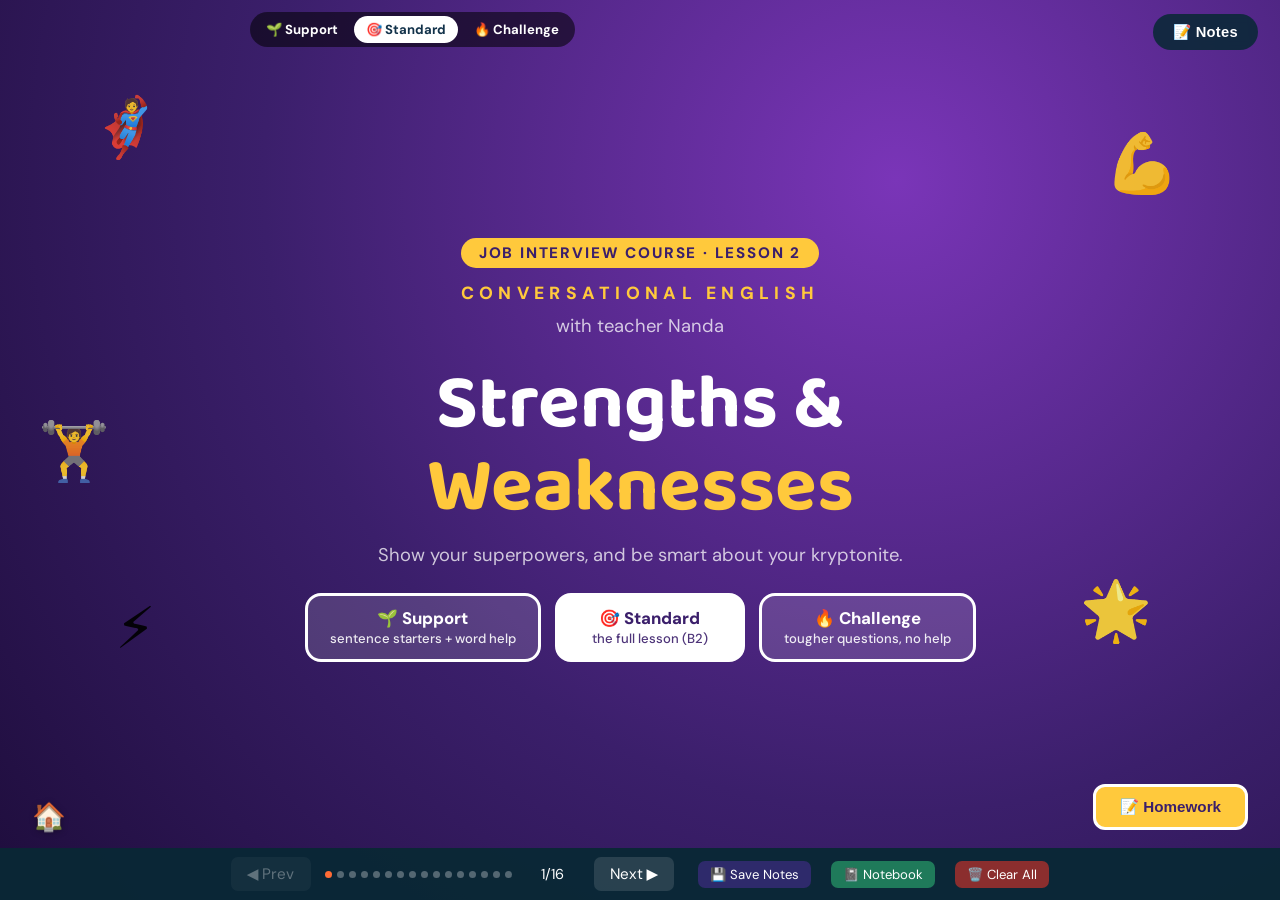
<file: L2/index.html>
<!DOCTYPE html>
<html lang="en">
<head>
<meta charset="UTF-8">
<meta name="viewport" content="width=device-width, initial-scale=1.0">
<title>Job Interview 2 — Strengths &amp; Weaknesses</title>
<link rel="preconnect" href="https://fonts.googleapis.com">
<link href="https://fonts.googleapis.com/css2?family=Baloo+2:wght@500;600;700;800&family=DM+Sans:wght@400;500;700;800&display=swap" rel="stylesheet">
<style>
  * { box-sizing: border-box; }
  body { margin:0; font-family:'Segoe UI', system-ui, sans-serif; background:#0A0A0A; }
  #deck { position:relative; width:100%; height:100vh; overflow:hidden; }
  .slide {
    position:absolute; inset:0; opacity:0; pointer-events:none;
    transition:opacity .35s ease; overflow-y:auto; min-height:100vh;
    display:flex; flex-direction:column; background:#fff;
  }
  .slide.active { opacity:1; pointer-events:auto; }

  /* ===== COVER / HW COVER ===== */
  #s1, #hw-cover {
    background: linear-gradient(135deg, #180B08 0%, #3D1810 30%, #6B2318 55%, #8B3A1E 75%, #C44D1E 100%);
    align-items:center; justify-content:center;
  }
  .title-inner { position:relative; width:100%; height:100%; display:flex; flex-direction:column; align-items:center; justify-content:center; padding:40px; }
  .title-label { text-transform:uppercase; letter-spacing:.18em; font-size:1.1rem; font-weight:500; color:rgba(255,255,255,.65); margin-bottom:10px; }
  .title-sub { font-size:1.15rem; font-weight:400; color:rgba(255,255,255,.75); margin-bottom:26px; }
  .title-main { font-size:3.4rem; font-weight:900; color:#fff; line-height:1.1; text-align:center; max-width:900px; }
  .title-accent { color:#FF6B35; text-shadow:0 0 28px rgba(255,107,53,.5); }
  .hw-badge { background:rgba(255,255,255,.1); border-radius:8px; padding:7px 22px; font-size:1rem; letter-spacing:.15em; color:rgba(255,255,255,.85); text-transform:uppercase; font-weight:600; margin-bottom:32px; }

  /* ===== BANNERS ===== */
  .banner { width:100%; padding:13px 28px; font-size:1.1rem; font-weight:700; letter-spacing:.03em; display:flex; align-items:center; gap:10px; flex-shrink:0; color:#fff; }
  .banner-leadin    { background:#D35400; }
  .banner-listening { background:#0E7A8A; }
  .banner-speaking  { background:#B23A6B; }
  .banner-grammar   { background:#5A2E8C; }
  .banner-pron      { background:#A8571E; }
  .banner-reading   { background:#2A6B42; }
  .banner-vocab     { background:#1E7A5F; }
  .banner-video     { background:#A83232; }
  .banner-review    { background:#2E2A6B; }
  .banner-hw        { background:#1C2B3A; }

  .slide-main { flex:1; overflow-y:auto; width:100%; display:flex; flex-direction:column; padding-bottom:60px; }
  .content { padding:24px 48px 20px; flex:1; }
  h2 { font-size:1.85rem; font-weight:800; color:#1C2B3A; margin:0 0 14px; }
  .instruction { font-size:1.08rem; font-weight:700; color:#1C2B3A; margin:0 0 18px; }
  .inst-light { font-size:1.05rem; font-weight:400; color:#1C2B3A; margin:0 0 18px; line-height:1.7; }
  .discuss-label { font-size:1.08rem; font-weight:700; color:#1C2B3A; margin:0 0 14px; line-height:1.7; }
  .section-subhead { font-size:1.3rem; font-weight:800; color:#5A2E8C; margin:24px 0 10px; }
  .discuss-list { margin:0 0 18px; padding-left:22px; line-height:1.9; font-size:1.06rem; color:#1C2B3A; }
  .discuss-list li { margin-bottom:10px; }
  .discuss-box { background:#F4F8FA; border-left:6px solid #0E7A8A; border-radius:12px; padding:16px 20px 4px; margin-top:20px; }
  .discuss-box .discuss-label { margin-bottom:10px; line-height:1.7; }
  .discuss-box .discuss-list { margin-bottom:12px; }

  /* ===== CARDS / EXERCISE CONTAINERS ===== */
  .card { background:#F4F8FA; border-radius:12px; padding:1.5rem; box-shadow:0 2px 8px rgba(0,0,0,.06); margin-bottom:20px; }
  .book-placeholder { border:2px dashed #C9A227; background:#FBF6E8; border-radius:12px; padding:32px 24px; text-align:center; color:#7A5A1E; font-weight:600; margin-bottom:20px; }
  .book-placeholder .bp-icon { font-size:2.2rem; display:block; margin-bottom:8px; }
  .book-placeholder .bp-note { font-weight:400; font-size:1.05rem; color:#9A7A2E; margin-top:6px; }
  .lead-img-wrap { text-align:center; margin-bottom:20px; }
  .lead-img { width:100%; max-height:280px; object-fit:cover; border-radius:14px; box-shadow:0 4px 16px rgba(0,0,0,.15); }
  .lead-img-caption { font-size:1.08rem; font-style:italic; font-weight:700; color:#8B3A1E; margin:12px 0 0; }

  .ex-row { font-size:1.06rem; line-height:1.7; margin-bottom:10px; color:#1C2B3A; }
  .ans-input { border:none; border-bottom:2px solid #5A2E8C; background:transparent; font-size:1.05rem; font-weight:700; width:160px; padding:2px 4px; text-align:left; font-family:inherit; color:#1C2B3A; }
  .ans-input.small { width:120px; }
  .ans-input.wide { width:100%; margin-top:6px; }
  .ans-input.half { width:50%; margin-top:6px; }
  textarea.ans-input { display:block; min-height:70px; resize:vertical; text-align:left; }
  .ans-input:focus { outline:none; border-bottom-color:#B23A6B; }
  .ans-input.correct { color:#1A7A4A; border-bottom-color:#1A7A4A; }
  .ans-input.wrong { color:#C4614A; border-bottom-color:#C4614A; }
  .ans-input.empty-warn { color:#C98A1E; border-bottom-color:#C98A1E; }

  .two-col { columns:2; column-gap:40px; }
  .two-col .ex-row { break-inside:avoid; }
  .fixed-two-col { display:grid; grid-template-columns:1fr 1fr; gap:0 40px; align-items:start; }
  .fixed-three-col { display:grid; grid-template-columns:1fr 1fr 1fr; gap:0 28px; align-items:start; }

  .btn-row { display:flex; gap:12px; justify-content:center; margin-top:22px; flex-wrap:wrap; }
  .btn-check { background:#5A2E8C; color:#fff; border:none; border-radius:8px; padding:11px 26px; font-size:.95rem; font-weight:700; cursor:pointer; font-family:inherit; }
  .btn-reset { background:#e8e8ec; color:#333; border:none; border-radius:8px; padding:11px 26px; font-size:.95rem; font-weight:700; cursor:pointer; font-family:inherit; }
  .btn-suggest { background:#1B6E96; color:#fff; border:none; border-radius:8px; padding:11px 26px; font-size:.95rem; font-weight:700; cursor:pointer; font-family:inherit; }

  .suggest-box { display:none; background:#EAF4F6; border-left:4px solid #1B6E96; border-radius:8px; padding:16px 20px; margin-top:16px; font-size:1.05rem; line-height:1.7; color:#1C2B3A; }
  .suggest-box.show { display:block; }
  .suggest-box li { margin-bottom:6px; }

  /* circle MC */
  .circ-num { display:inline-flex; align-items:center; justify-content:center; width:24px; height:24px; border-radius:6px; font-weight:800; background:#eee; color:#5A2E8C; margin-right:8px; font-size:.9rem; }
  .circ-opt { border:1.5px solid #ccc; border-radius:14px; padding:4px 14px; margin:2px 4px; background:#fff; cursor:pointer; font-family:inherit; font-size:1.05rem; color:#1C2B3A; }
  .circ-opt.picked { border-color:#5A2E8C; background:#EEE7F7; font-weight:700; }
  .circ-opt.correct { border-color:#1A7A4A; background:#E3F5EA; color:#1A7A4A; font-weight:800; }
  .circ-opt.wrong { border-color:#C4614A; background:#FBEAE6; color:#C4614A; font-weight:800; }
  .example-badge { background:#2E7D32;color:#fff;display:inline-flex;align-items:center;justify-content:center;width:24px;height:24px;border-radius:6px;font-weight:800; margin-right:8px; font-size:.9rem; }

  /* classify */
  .classify-bank { display:flex; flex-wrap:wrap; gap:8px; margin-bottom:20px; }
  .classify-chip { border:1.5px solid #5A2E8C; color:#5A2E8C; border-radius:20px; padding:6px 16px; cursor:pointer; font-weight:700; font-size:1.05rem; background:#fff; font-family:inherit; }
  .classify-chip.selected { background:#5A2E8C; color:#fff; }
  .classify-chip.used { opacity:.35; cursor:default; border-style:dashed; }
  .classify-cols { display:grid; grid-template-columns:repeat(2,1fr); gap:14px; }
  .classify-col { background:#fff; border:2px solid #ddd; border-radius:10px; padding:14px; min-height:70px; cursor:pointer; }
  .classify-col h4 { margin:0 0 8px; font-size:1.1rem; color:#5A2E8C; }
  .classify-col .placed { display:inline-block; background:#EEE7F7; border-radius:14px; padding:3px 10px; margin:3px; font-size:1.05rem; font-weight:700; }
  .classify-col .placed.correct { background:#E3F5EA; color:#1A7A4A; }
  .classify-col .placed.wrong { background:#FBEAE6; color:#C4614A; }

  /* match colour pair */
  .match-wrap { display:grid; grid-template-columns:1fr 1fr; gap:40px; background:#F8FAFB; border-radius:14px; padding:1.3rem 1.4rem; }
  .match-col-head { font-weight:800; font-size:1.05rem; letter-spacing:.02em; margin-bottom:12px; padding-bottom:8px; border-bottom:2px solid #E0E6EC; }
  .match-col-head.mc-left { color:#5A2E8C; }
  .match-col-head.mc-right { color:#A8571E; }
  .match-item { padding:11px 14px; border-radius:8px; border:1.5px solid #ddd; margin-bottom:10px; cursor:pointer; font-size:1.05rem; color:#1C2B3A; user-select:none; position:relative; transition:border-color .15s, box-shadow .15s, transform .15s; background:#fff; box-shadow:0 1px 3px rgba(0,0,0,.06); display:flex; align-items:flex-start; }
  .match-item:not(.example-pair):hover { box-shadow:0 3px 10px rgba(0,0,0,.14); transform:translateY(-1px); }
  .match-item.example-pair { cursor:default; background:#EAF6EE !important; border-color:#2E7D32 !important; }
  .match-item.c0 { border-color:#7B2D8E; border-width:3px; background:#F3E6F7; box-shadow:0 0 0 2px rgba(123,45,142,.25); }
  .match-item.c1 { border-color:#C9822E; border-width:3px; background:#FBEFE0; box-shadow:0 0 0 2px rgba(201,130,46,.25); }
  .match-item.c2 { border-color:#2A5A9E; border-width:3px; background:#E3EBFA; box-shadow:0 0 0 2px rgba(42,90,158,.25); }
  .match-item.c3 { border-color:#0E7A8A; border-width:3px; background:#E3F2F4; box-shadow:0 0 0 2px rgba(14,122,138,.25); }
  .match-item.c4 { border-color:#B23A6B; border-width:3px; background:#F8E6EE; box-shadow:0 0 0 2px rgba(178,58,107,.25); }
  .match-item.c5 { border-color:#8C7A1E; border-width:3px; background:#F5F1DD; box-shadow:0 0 0 2px rgba(140,122,30,.25); }
  .match-item.c6 { border-color:#4A5A8C; border-width:3px; background:#E6E9F5; box-shadow:0 0 0 2px rgba(74,90,140,.25); }
  .match-item.c7 { border-color:#3E8C5E; border-width:3px; background:#E6F5EC; box-shadow:0 0 0 2px rgba(62,140,94,.25); }
  .match-item.picking { border-color:#5A2E8C; border-width:3px; border-style:dashed; box-shadow:0 0 0 2px rgba(90,46,140,.2); }
  .match-item.correctpair { outline:3px solid #1A7A4A; background:#1A7A4A !important; color:#fff; }
  .match-item.wrongpair { outline:3px solid #C4614A; background:#C4614A !important; color:#fff; }

  /* word bank tiles */
  .wb-bank { display:flex; flex-wrap:wrap; gap:8px; margin-bottom:18px; }
  .wb-bank.book-style { border-top:3px double #333; border-bottom:1px solid #ccc; padding:12px 4px; }
  .wb-tile { border:1.5px solid #A8571E; color:#A8571E; background:#fff; border-radius:18px; padding:6px 16px; cursor:pointer; font-weight:700; font-family:inherit; font-size:1.05rem; }
  .wb-tile.used { opacity:.35; border-style:dashed; cursor:default; }
  .wb-tile.selected { background:#A8571E; color:#fff; }
  .wb-tile.example-used { opacity:.5; border-style:dashed; cursor:default; text-decoration:line-through; }
  .wb-blank { display:inline-block; min-width:90px; border-bottom:2px solid #A8571E; padding:2px 8px; margin:0 3px; cursor:pointer; font-weight:700; color:#A8571E; text-align:center; }
  .wb-blank.filled { border-style:solid; }
  .wb-blank.correct { color:#1A7A4A; border-color:#1A7A4A; }
  .wb-blank.wrong { color:#C4614A; border-color:#C4614A; }

  /* audio / video placeholders */
  .audio-box { background:#f0f4f8; border-radius:999px; padding:10px 18px; display:flex; align-items:center; gap:14px; margin-bottom:18px; }
  .audio-box audio { width:100%; }
  .speaker-grid { display:grid; grid-template-columns:repeat(4,1fr); gap:16px; margin-bottom:22px; }
  .speaker-card { background:#F4F8FA; border-radius:14px; padding:12px; }
  .speaker-card img { width:100%; height:120px; object-fit:cover; border-radius:10px; display:block; }
  .speaker-card .sp-name { font-size:1.05rem; font-weight:800; color:#1C2B3A; margin:10px 0 8px; text-align:center; }
  .speaker-card .audio-box { margin-bottom:0; padding:6px 10px; }
  .who-table { border:1px solid #E2E8E2; border-radius:12px; overflow:hidden; }
  .who-row { display:grid; grid-template-columns:1fr repeat(4,86px); align-items:center; gap:8px; padding:9px 14px; border-bottom:1px solid #E2E8E2; font-size:1.06rem; line-height:1.5; color:#1C2B3A; }
  .who-row:last-child { border-bottom:none; }
  .who-row.who-head { background:#F4F8FA; font-weight:800; }
  .who-row.who-head span { text-align:center; }
  .who-row.who-head span:first-child { text-align:left; }
  .who-row .circ-opt { width:100%; margin:0; text-align:center; padding:4px 0; }
  .video-box { background:#1C2B3A; border-radius:14px; padding:16px 20px; margin-bottom:18px; }
  .video-box video { width:100%; border-radius:8px; display:block; }
  .video-box p { color:#fff; font-size:1.05rem; margin:0 0 10px; font-weight:700; letter-spacing:.02em; }
  .glossary-note { font-size:1.05rem; color:#666; font-style:italic; margin-top:10px; }
  .glossary-box { background:#F4F8FA; border-radius:10px; padding:14px 18px; margin-bottom:16px; }
  .glossary-box h4 { margin:0 0 8px; font-size:1rem; color:#5A2E8C; }
  .glossary-box p { margin:0 0 6px; font-size:1.05rem; line-height:1.7; color:#1C2B3A; }
  .glossary-box b { color:#1C2B3A; }

  /* answer key toggle */
  .akey-box { display:none; background:#F3EEF7; border-left:4px solid #5A2E8C; border-radius:8px; padding:16px 20px; margin-top:16px; font-size:1.05rem; line-height:1.7; color:#1C2B3A; }
  .akey-box.show { display:block; }
  .akey-box li { margin-bottom:8px; }
  .btn-akey { background:#5A2E8C; color:#fff; border:none; border-radius:8px; padding:11px 26px; font-size:.95rem; font-weight:700; cursor:pointer; font-family:inherit; }

  /* grammar theory / form reference */
  .gram-box { background:#F4F8FA; border-radius:12px; padding:18px 22px; margin-bottom:16px; border-left:6px solid #5A2E8C; }
  .gram-box h3 { margin:0 0 8px; font-size:1.1rem; color:#5A2E8C; }
  .gram-box p { font-size:1.06rem; line-height:1.7; color:#1C2B3A; margin:0 0 8px; }
  .gram-box .hl { font-weight:800; color:#5A2E8C; }
  .gram-box ul { margin:6px 0 0; padding-left:20px; font-size:1.05rem; line-height:1.8; color:#1C2B3A; }
  .gram-note { background:#FDF3D6; border-left:4px solid #C9A227; border-radius:8px; padding:14px 18px; font-size:1.05rem; color:#7A5A1E; margin-top:6px; line-height:1.7; }
  .gram-mistake { background:#FDEBEA; border-left:4px solid #C4614A; border-radius:8px; padding:14px 18px; font-size:1.05rem; color:#7A2A1E; margin-top:10px; line-height:1.7; }
  .gram-mistake s { color:#922B21; }
  .ex-example-centered { text-align:center; font-size:1.06rem; font-style:italic; color:#1A5030; background:#EAF6EE; border-radius:10px; padding:14px 24px; margin:0 0 22px; font-weight:600; line-height:1.7; }
  .ex-example-centered .ex-tag { display:block; font-style:normal; font-weight:800; letter-spacing:.06em; font-size:.78rem; text-transform:uppercase; color:#2F7A52; margin-bottom:6px; }

  /* CCQ box */
  .gx-two { display:grid; grid-template-columns:3fr 2fr; gap:20px; align-items:start; }
  .gx-board { background:#F4F8FA; border-radius:10px; padding:14px 18px; }
  .gx-board h4, .gx-h { margin:0 0 10px; color:#5A2E8C; font-size:1.1rem; }
  .gx-board .ex-row { margin-bottom:8px; line-height:1.6; }
  mark.gx-if { background:#E7EAF7; color:#3B4C99; font-weight:800; padding:1px 6px; border-radius:5px; }
  mark.gx-main { background:#FFF0D9; color:#9A5B00; font-weight:800; padding:1px 6px; border-radius:5px; }
  .ccq-box { background:#F4F8FA; border-radius:10px; padding:14px 18px; margin:14px 0; }
  .ccq-label { font-weight:700; color:#5A2E8C; margin-bottom:8px; font-size:1.05rem; }
  .ccq-list { list-style:none; margin:0; padding:0; display:flex; flex-direction:column; gap:8px; }
  .ccq-list li { font-size:1.05rem; color:#1C2B3A; line-height:1.7; }
  .ccq-list em { color:#5A2E8C; font-weight:700; font-style:normal; }
  .ccq-reveal-btn { background:#5A2E8C; color:#fff; border:none; border-radius:20px; padding:4px 14px; font-size:1.05rem; font-weight:700; cursor:pointer; margin-right:10px; }
  .ccq-reveal-btn:hover { background:#7A45B5; }
  .ccq-answer { display:none; color:#1A5030; font-weight:600; }
  .ccq-answer.show { display:inline; }

  /* speaking interview cards */
  /* ---- Risk Bingo ---- */
  .bingo-layout { display:grid; grid-template-columns:auto 1fr; gap:26px; align-items:start; }
  .bingo-card { display:grid; grid-template-columns:repeat(4,72px); gap:8px; }
  .bingo-cell { height:72px; border-radius:12px; border:2px solid #B23A6B; background:#fff; color:#B23A6B; font-family:inherit; font-size:1.6rem; font-weight:800; cursor:default; display:flex; align-items:center; justify-content:center; transition:background .25s, color .25s, transform .25s; }
  .bingo-cell.marked { background:#B23A6B; color:#fff; transform:scale(.94); }
  .bingo-cell.inline { box-shadow:0 0 0 4px #F2C14E; }
  .bingo-ball { width:120px; height:120px; border-radius:50%; background:#B23A6B; color:#fff; font-size:3rem; font-weight:800; display:flex; align-items:center; justify-content:center; margin:0 auto 16px; box-shadow:0 6px 18px rgba(178,58,107,.35); }
  .bingo-ball.empty { background:#F0E4EA; color:#B23A6B; }
  .bingo-prompt { background:#F8F0F4; border-left:6px solid #B23A6B; border-radius:12px; padding:18px 22px; min-height:150px; }
  .bingo-area { font-size:1.05rem; font-weight:800; color:#B23A6B; margin:0 0 8px; text-transform:uppercase; letter-spacing:.04em; }
  .bingo-q { font-size:1.15rem; line-height:1.6; color:#1C2B3A; margin:0; }
  .bingo-status { text-align:center; font-size:1.05rem; font-weight:700; color:#1C2B3A; margin-top:14px; min-height:1.6em; }
  .bingo-status.win { color:#B23A6B; font-size:1.25rem; }

  /* image placeholder */
  .img-placeholder { background:linear-gradient(135deg,#FBEFE0,#F5DCC0); border-radius:10px; display:flex; flex-direction:column; align-items:center; justify-content:center; color:#8B5A1E; font-size:.95rem; font-weight:600; border:2px dashed #D9B36C; margin:8px 0; padding:24px; text-align:center; min-height:120px; }
  .img-placeholder .ip-icon { font-size:1.8rem; margin-bottom:6px; }
  .photo-grid { display:grid; grid-template-columns:repeat(2,1fr); gap:14px; margin-bottom:16px; }
  .photo-item { position:relative; }
  .photo-item .img-placeholder { min-height:140px; margin:0; }
  .photo-num { position:absolute; top:8px; left:8px; background:#1C2B3A; color:#fff; width:26px; height:26px; border-radius:50%; display:flex; align-items:center; justify-content:center; font-weight:800; font-size:.9rem; }
  .photo-label { margin-top:6px; }
  .photo-label .wb-blank { display:block; width:100%; text-align:center; }

  /* article */
  .article-box { background:#FAFAF8; border-radius:12px; padding:20px 24px; margin-bottom:16px; border:1px solid #eee; }
  .article-box h3 { font-size:1.3rem; font-weight:900; color:#1C2B3A; margin:0 0 4px; line-height:1.3; }
  .article-box h3 .hl { background:#A83232; color:#fff; padding:2px 8px; border-radius:4px; }
  .article-box p { font-size:1.05rem; line-height:1.75; color:#1C2B3A; margin:0 0 14px; }
  .article-box p:last-child { margin-bottom:0; }

  /* checkbox tick list */
  .tick-list { display:flex; flex-direction:column; gap:8px; margin:10px 0 18px; }
  .tick-item { display:flex; align-items:center; gap:12px; padding:9px 14px; border:1.5px solid #ddd; border-radius:8px; cursor:pointer; font-size:1.05rem; color:#1C2B3A; background:#fff; transition:all .15s; }
  .tick-item:hover { border-color:#2A6B42; }
  .tick-box { width:22px; height:22px; border:2px solid #999; border-radius:5px; flex-shrink:0; display:flex; align-items:center; justify-content:center; font-size:.85rem; color:#fff; font-weight:800; }
  .tick-item.picked { border-color:#2A6B42; background:#EAF6EE; }
  .tick-item.picked .tick-box { background:#2A6B42; border-color:#2A6B42; }
  .tick-item.correct { border-color:#1A7A4A; background:#E3F5EA; }
  .tick-item.correct .tick-box { background:#1A7A4A; border-color:#1A7A4A; }
  .tick-item.wrong { border-color:#C4614A; background:#FBEAE6; }
  .tick-item.wrong .tick-box { background:#C4614A; border-color:#C4614A; }
  .tick-item.missed { border-color:#C98A1E; background:#FDF3D6; }

  /* dice */
  .dice-box { text-align:center; background:#F4F8FA; border-radius:14px; padding:30px; }
  .die-face { font-size:3.5rem; margin-bottom:16px; }
  .dice-prompt { font-size:1.15rem; font-weight:700; color:#1C2B3A; margin-top:16px; min-height:30px; }
  .book-hl { background:#D9D9D9; padding:1px 5px; border-radius:3px; }

  /* review */
  .review-grid { display:grid; grid-template-columns:1fr 1fr; gap:14px; margin:10px 0; }

  /* score scale (Listening 1a) */
  .score-card { background:#F4F8FA; border-radius:12px; padding:18px 22px; margin-bottom:16px; }
  .env-row { display:grid; grid-template-columns:1fr auto; align-items:center; gap:16px; padding:9px 0; border-bottom:1px solid #e2e8e2; font-size:1.05rem; color:#1C2B3A; }
  .env-row:last-child { border-bottom:none; }
  .env-row .env-label { min-width:0; }
  .env-scale { display:flex; gap:6px; }
  .scale-head { display:grid; grid-template-columns:1fr auto; gap:16px; align-items:end; padding-bottom:8px; }
  .scale-head .scale-anchors { display:flex; gap:6px; }
  .scale-head .scale-anchors span { width:32px; text-align:center; font-size:.7rem; line-height:1.2; color:#5A6B7A; font-style:italic; }
  .env-pill { width:32px; height:32px; border-radius:50%; border:1.5px solid #0E7A8A; color:#0E7A8A; background:#fff; cursor:pointer; font-weight:700; font-size:.95rem; display:flex; align-items:center; justify-content:center; font-family:inherit; }
  .env-pill.picked { background:#0E7A8A; color:#fff; }

  /* ===== NAV / NOTES / HOME ===== */
  #notesBtn { position:fixed; top:14px; right:22px; z-index:1000; background:rgba(10,40,54,.88); color:#fff; border:none; padding:9px 20px; border-radius:22px; cursor:pointer; font-size:.92rem; font-weight:600; letter-spacing:.02em; transition:background .2s; backdrop-filter:blur(4px); }
  #notesBtn:hover { background:rgba(10,40,54,1); }
  #notesDragHandle { cursor: move; user-select: none; padding: 2px 8px; margin-right: 4px; opacity: .55; font-size: .95rem; border-radius: 4px; display: inline-block; }
  #notesDragHandle:hover { opacity: 1; background: rgba(255,255,255,.15); }
  #notesPanel.dragging { transition: none !important; }
  #homeBtn { position:fixed; top:14px; left:50%; transform:translateX(-50%); z-index:1000; display:none; background:rgba(10,40,54,.88); color:#fff; border:none; width:38px; height:38px; border-radius:50%; cursor:pointer; font-size:1.1rem; align-items:center; justify-content:center; transition:background .2s; backdrop-filter:blur(4px); }
  #homeBtn:hover { background:rgba(20,96,122,.95); }
  #notesPanel { position:fixed; top:54px; right:22px; z-index:999; width:360px; max-height:0; overflow:hidden; transition:max-height .35s ease, opacity .25s ease; opacity:0; border-radius:14px; }
  #notesPanel.open { max-height:320px; opacity:1; }
  #notesPanel.cover { left:50%; right:auto; top:56px; transform:translateX(-50%); width:min(760px,94vw); max-height:calc(100vh - 110px) !important; display:flex; flex-direction:column; }
  #notesPanel.cover #notesTA { min-height:calc(100vh - 210px) !important; max-height:calc(100vh - 210px) !important; overflow-y:auto; }
  #notesToolbar { display:flex; gap:5px; padding:6px 10px; background:rgba(10,40,54,.7); border-radius:10px 10px 0 0; align-items:center; flex-wrap:wrap; }
  #notesToolbar button { background:rgba(255,255,255,.12); border:none; border-radius:5px; color:#fff; font-size:.85rem; padding:3px 9px; cursor:pointer; font-family:inherit; transition:background .15s; }
  #notesToolbar button:hover { background:rgba(255,255,255,.25); }
  #notesTA { width:100%; min-height:220px; max-height:260px; padding:14px; border:none; border-radius:0 0 14px 14px; outline:none; font-size:1rem; line-height:1.55; background:rgba(10,40,54,.92); color:#fff; font-family:inherit; backdrop-filter:blur(6px); box-sizing:border-box; overflow-y:auto; }
  #notesTA:empty::before { content:attr(data-placeholder); color:rgba(255,255,255,.4); pointer-events:none; }
  #notesTA [style*="background-color"] { color:#1a1a1a !important; }
  #nav { position:fixed; bottom:0; left:0; right:0; height:52px; background:rgba(10,40,54,.96); z-index:500; display:flex; align-items:center; justify-content:center; gap:14px; }
  #nav button { background:rgba(255,255,255,.12); color:#fff; border:none; border-radius:7px; padding:7px 16px; font-size:.95rem; cursor:pointer; font-family:inherit; }
  #nav button:disabled { opacity:.35; cursor:default; }
  #dots { display:flex; gap:5px; flex-wrap:wrap; max-width:360px; justify-content:center; }
  .dot { width:7px; height:7px; border-radius:50%; background:rgba(255,255,255,.3); cursor:pointer; }
  .dot.active { background:#FF6B35; }
  #counter { color:#fff; font-size:.9rem; min-width:54px; text-align:center; }

  /* print */
  .slide-notes-print { display:none; }
  .lesson-link-print { display:none; }
  @media print {
    @page { margin:1.2cm; }
    * { -webkit-print-color-adjust:exact !important; print-color-adjust:exact !important; }
    html, body { height:auto !important; overflow:visible !important; background:#fff !important; display:block !important; }
    #deck { overflow:visible !important; height:auto !important; display:block !important; position:static !important; }
    #notesBtn, #notesPanel, #nav, #homeBtn { display:none !important; }
    body.print-all .slide { display:flex !important; flex-direction:column !important; position:relative !important; inset:auto !important; opacity:1 !important; padding:16px 24px !important; page-break-after:always; break-after:page; min-height:0 !important; height:auto !important; }
    .slide * { flex:none !important; height:auto !important; min-height:0 !important; max-height:none !important; }
    .slide-main, .content { overflow:visible !important; }
    img, video { max-height:240px !important; width:auto !important; max-width:100% !important; object-fit:contain !important; }
    body.print-all .slide::before { content:"Job Interview 2 \2014  Strengths &amp; Weaknesses"; display:block !important; font-size:10px; color:#999; font-family:'Segoe UI', Arial, sans-serif; padding-bottom:5px; border-bottom:1px solid #ddd; margin-bottom:8px; }
    body.print-all #s1::before { display:none !important; }
    .lesson-link-print { display:block !important; padding:28px 32px; margin-bottom:20px; background:linear-gradient(135deg, #180B08 0%, #3D1810 30%, #6B2318 55%, #8B3A1E 75%, #C44D1E 100%); border-radius:12px; text-align:center; font-family:'Segoe UI', Arial, sans-serif; }
    .lesson-link-print .lp-title { display:block; font-size:30px; font-weight:900; color:#fff; margin-bottom:10px; letter-spacing:.01em; line-height:1.2; }
    .lesson-link-print .lp-sub { display:block; font-size:20px; color:rgba(255,255,255,.88); font-weight:500; }
    .lesson-link-print a { color:#FF6B35; font-weight:800; text-decoration:underline; font-size:20px; }
    .slide-notes-print { display:block !important; margin-top:12px; padding:10px 14px; border-top:2px solid #0E5A8A; background:#E3F2FD; border-radius:6px; font-size:12px; line-height:1.6; color:#1A1A2E; }
    .slide-notes-print-label { font-size:10px; font-weight:800; color:#0E5A8A; text-transform:uppercase; letter-spacing:1px; margin-bottom:4px; display:block; }
    .card-body, .card-body * { color:#1a1a1a !important; }
  }


/* ===== JOB INTERVIEW COURSE — shared components (colors come from per-lesson :root vars) ===== */
.content { zoom:1.25; }
@media print { .content { zoom:1; } }
.slide { background:var(--paper,#fff); }
.slide-main { background-image:var(--pattern,none); background-size:var(--patsize,auto); }
h2 { font-family:var(--fh,'Fredoka'),sans-serif; color:var(--c1); }
.instruction, .inst-light, .discuss-label { color:var(--ink,#1C2B3A); }
.banner { background:linear-gradient(90deg,var(--c1),var(--c2)) !important; font-family:var(--fh,'Fredoka'),sans-serif; font-size:1.2rem; }
.btn-check { background:var(--c1); }
.ans-input { border-bottom-color:var(--c2); }
.circ-num { color:var(--c1); }
.gram-box { border-left-color:var(--c2); background:var(--c3); }
.gram-box h3, .gram-box .hl { color:var(--c1); }

/* ---- level switch ---- */
.sup, .chal, .sup-i, .chal-i { display:none; }
.lv-support .sup, .lv-challenge .chal { display:block; }
.lv-support .sup-i, .lv-challenge .chal-i { display:inline; }
.lv-support .nsup { display:none; }
.sup { background:#E9F7EF; border-left:5px solid #2FA36B; border-radius:10px; padding:12px 16px; margin:12px 0; font-size:1.02rem; line-height:1.7; color:#1C4A33; }
.sup::before { content:"🌱 Support"; display:block; font-weight:800; font-size:.78rem; letter-spacing:.1em; text-transform:uppercase; color:#2FA36B; margin-bottom:2px; }
.chal { background:#FFF0E6; border-left:5px solid #E8590C; border-radius:10px; padding:12px 16px; margin:12px 0; font-size:1.02rem; line-height:1.7; color:#6B2A05; }
.chal::before { content:"🔥 Challenge"; display:block; font-weight:800; font-size:.78rem; letter-spacing:.1em; text-transform:uppercase; color:#E8590C; margin-bottom:2px; }
#lvBar { position:fixed; top:12px; left:250px; z-index:1100; display:flex; gap:4px; background:rgba(0,0,0,.55); padding:4px; border-radius:999px; }
#lvBar button { border:none; border-radius:999px; padding:5px 12px; font-size:.82rem; font-weight:700; cursor:pointer; background:transparent; color:#fff; font-family:inherit; }
#lvBar button.on { background:#fff; color:#12324A; }
.lv-pick { display:flex; gap:14px; margin-top:26px; flex-wrap:wrap; justify-content:center; position:relative; z-index:4; }
.lv-pick button { border:3px solid #fff; border-radius:16px; padding:12px 22px; font-size:1.05rem; font-weight:800; cursor:pointer; background:rgba(255,255,255,.14); color:#fff; font-family:inherit; min-width:190px; line-height:1.3; }
.lv-pick button small { display:block; font-weight:500; font-size:.82rem; opacity:.9; }
.lv-pick button.on { background:#fff; color:var(--c1); }

/* ---- cover ---- */
.cv-chip { position:absolute; z-index:1; font-size:clamp(2rem,4.5vw,4rem); opacity:.9; animation:cvf 7s ease-in-out infinite; }
@keyframes cvf { 0%,100%{ transform:translateY(0) rotate(-4deg);} 50%{ transform:translateY(-16px) rotate(5deg);} }
.title-main { font-family:var(--fh,'Fredoka'),sans-serif; color:#fff; font-weight:700; line-height:1.08; font-size:clamp(2.8rem,6vw,5.2rem); position:relative; z-index:3; }
.title-accent { color:var(--c4); text-shadow:none; }
.title-label { color:var(--c4); font-weight:800; letter-spacing:.3em; }
.course-tag { display:inline-block; background:var(--c4); color:var(--c1); font-weight:800; border-radius:999px; padding:5px 18px; font-size:.95rem; letter-spacing:.12em; text-transform:uppercase; margin-bottom:14px; position:relative; z-index:3; }
.cover-btn { background:var(--c4) !important; color:var(--c1) !important; border:3px solid #fff !important; border-radius:12px !important; font-weight:800 !important; }

/* ---- tip / pattern boxes ---- */
.tipbox { background:var(--c3); border-left:6px solid var(--c2); border-radius:12px; padding:16px 22px; margin:0 0 16px; font-size:1.06rem; line-height:1.75; color:var(--ink,#1C2B3A); }
.tipbox h3 { margin:0 0 8px; font-size:1.12rem; color:var(--c1); font-family:var(--fh,'Fredoka'),sans-serif; }
.chip-a, .chip-b, .chip-c { font-weight:800; padding:1px 9px; border-radius:6px; }
.chip-a { color:#1B6E96; background:#E1F0F7; } .chip-b { color:#B03A5B; background:#FBE6EC; } .chip-c { color:#1A7A4A; background:#E3F5EA; }
.twocol { display:grid; grid-template-columns:1fr 1fr; gap:22px; align-items:start; }
.stack { display:flex; flex-direction:column; gap:12px; }
.bigq { font-family:var(--fh,'Fredoka'),sans-serif; font-size:1.7rem; line-height:1.35; color:var(--c1); background:#fff; border:3px solid var(--c2); border-radius:18px; padding:18px 24px; box-shadow:5px 5px 0 var(--c2); }

/* ---- flag sort ---- */
.fs { display:grid; grid-template-columns:1fr 1fr; gap:14px 28px; }
.fs-col { display:flex; flex-direction:column; gap:12px; }
.fs-card { background:#fff; border:2px solid #D5DEE5; border-radius:14px; padding:12px 16px; font-size:1.05rem; line-height:1.6; }
.fs-card .fs-t { display:block; margin-bottom:8px; }
.fs-btn { border:2px solid #C9D3DB; background:#F6F8FA; border-radius:999px; padding:4px 14px; margin-right:6px; font-family:inherit; font-size:.92rem; font-weight:700; cursor:pointer; color:#33475B; }
.fs-btn.sel { background:var(--c1); color:#fff; border-color:var(--c1); }
.fs-card.ok { border-color:#1A7A4A; background:#E3F5EA; } .fs-card.bad { border-color:#C4614A; background:#FBEAE6; } .fs-card.empty-warn { border-color:#C98A1E; background:#FFF6E1; }

/* ---- multi pick ---- */
.mp { display:grid; grid-template-columns:1fr 1fr; gap:12px 20px; }
.mp-opt { border:2px solid #C9D3DB; background:#fff; border-radius:14px; padding:12px 16px; font-size:1.05rem; line-height:1.55; cursor:pointer; text-align:left; font-family:inherit; color:var(--ink,#1C2B3A); }
.mp-opt.picked { border-color:var(--c2); background:var(--c3); font-weight:700; }
.mp-opt.ok { border-color:#1A7A4A; background:#E3F5EA; color:#1A7A4A; font-weight:800; } .mp-opt.bad { border-color:#C4614A; background:#FBEAE6; color:#C4614A; font-weight:800; }

/* ---- order chips ---- */
.og-slots { display:flex; flex-direction:column; gap:8px; margin-bottom:14px; }
.og-slot { min-height:50px; border:2px dashed #B8C4CE; border-radius:12px; padding:5px 8px 5px 48px; position:relative; background:#FAFBFC; display:flex; align-items:center; }
.og-slot::before { content:attr(data-n); position:absolute; left:8px; top:50%; transform:translateY(-50%); width:30px; height:30px; border-radius:50%; background:var(--c1); color:#fff; font-weight:800; display:flex; align-items:center; justify-content:center; }
.og-slot.filled { border-style:solid; border-color:var(--c2); }
.og-pool { display:flex; flex-direction:column; gap:8px; }
.og-chip { background:var(--c3); border:2px solid var(--c2); border-radius:12px; padding:8px 14px; font-size:1.02rem; line-height:1.5; cursor:pointer; text-align:left; font-family:inherit; color:var(--ink,#1C2B3A); width:100%; }
.og-chip:hover { filter:brightness(.96); }
.og-chip.ok { background:#E3F5EA; border-color:#1A7A4A; color:#1A7A4A; font-weight:700; } .og-chip.bad { background:#FBEAE6; border-color:#C4614A; color:#C4614A; font-weight:700; }

/* ---- buckets ---- */
.bk-pool { display:flex; flex-wrap:wrap; gap:8px; margin-bottom:14px; padding:12px; background:#F4F6F8; border-radius:12px; min-height:56px; }
.bk-chip { background:#fff; border:2px solid var(--c2); border-radius:12px; padding:7px 13px; font-size:1.0rem; line-height:1.5; cursor:pointer; text-align:left; font-family:inherit; color:var(--ink,#1C2B3A); max-width:100%; }
.bk-chip.sel { background:var(--c4); box-shadow:0 0 0 3px var(--c1); }
.bk-chip.ok { background:#E3F5EA; border-color:#1A7A4A; color:#1A7A4A; font-weight:700; } .bk-chip.bad { background:#FBEAE6; border-color:#C4614A; color:#C4614A; font-weight:700; }
.bk-row { display:grid; grid-template-columns:repeat(var(--cols,2),1fr); gap:14px; }
.bk-b { border:3px solid var(--c1); border-radius:14px; background:#fff; cursor:pointer; min-height:120px; }
.bk-b h4 { margin:0; padding:8px 14px; background:var(--c1); color:#fff; font-family:var(--fh,'Fredoka'),sans-serif; font-size:1.12rem; }
.bk-drop { padding:10px; display:flex; flex-direction:column; gap:8px; }

/* ---- timer ---- */
.tm { display:inline-flex; align-items:center; gap:18px; background:var(--c1); color:#fff; border-radius:20px; padding:14px 26px; margin:8px 0; }
.tm-d { font-family:var(--fh,'Fredoka'),sans-serif; font-size:2.6rem; min-width:90px; text-align:center; font-weight:700; }
.tm.done { background:#B23A3A; }
.tm button { background:var(--c4); color:var(--c1); border:none; border-radius:10px; padding:9px 18px; font-weight:800; font-size:1rem; cursor:pointer; font-family:inherit; }

/* ---- roulette ---- */
.rl { text-align:center; background:var(--c3); border:3px solid var(--c2); border-radius:22px; padding:22px 26px; }
.rl-q { font-family:var(--fh,'Fredoka'),sans-serif; font-size:1.8rem; color:var(--c1); line-height:1.35; min-height:3.6em; display:flex; align-items:center; justify-content:center; }
.rl-f { color:#1C4A33; font-size:1.02rem; margin:2px 0 12px; font-style:italic; }
.rl button { background:var(--c1); color:#fff; border:none; border-radius:12px; padding:12px 28px; font-size:1.05rem; font-weight:800; cursor:pointer; font-family:inherit; margin-top:8px; }

/* ---- branching scenario ---- */
.br-opt { display:block; width:100%; text-align:left; background:#fff; border:2px solid #C9D3DB; border-radius:14px; padding:12px 16px; margin-bottom:10px; font-size:1.05rem; line-height:1.55; cursor:pointer; font-family:inherit; color:var(--ink,#1C2B3A); }
.br-opt.sel { border-color:var(--c2); background:var(--c3); }
.br-fb { display:none; border-radius:12px; padding:14px 18px; font-size:1.05rem; line-height:1.65; margin-top:6px; }
.br-fb.show { display:block; } .br-fb.good { background:#E3F5EA; border-left:6px solid #1A7A4A; } .br-fb.ok { background:#FFF6E1; border-left:6px solid #C98A1E; } .br-fb.bad { background:#FBEAE6; border-left:6px solid #C4614A; }

/* ---- answer builder ---- */
.ab { background:#fff; border:3px solid var(--c2); border-radius:20px; padding:18px 22px; }
.ab-step { margin-bottom:14px; }
.ab-lab { font-family:var(--fh,'Fredoka'),sans-serif; font-weight:700; font-size:1.12rem; color:var(--c1); }
.ab-hint { font-size:.98rem; color:#556; margin:0 0 4px; }
.ab-in { width:100%; border:2px solid #C9D3DB; border-radius:10px; padding:8px 12px; font-family:inherit; font-size:1.05rem; line-height:1.55; text-align:left; resize:vertical; color:var(--ink,#1C2B3A); }
.ab-in:focus { outline:none; border-color:var(--c2); }
.ab-out { display:none; background:var(--c3); border-radius:14px; padding:14px 18px; margin-top:14px; font-size:1.08rem; line-height:1.75; }
.ab-out.show { display:block; } .ab-out p { margin:6px 0 8px; } .ab-ok { color:#1A7A4A; font-weight:800; } .ab-warn { color:#C4614A; font-weight:700; }
.ab-sup { font-size:.98rem; }

/* ---- course-wide small bits ---- */
.pill { display:inline-block; background:var(--c3); border:2px solid var(--c2); border-radius:999px; padding:3px 14px; margin:3px 4px 3px 0; font-weight:700; font-size:1rem; }
.mapgrid { display:grid; grid-template-columns:repeat(3,1fr); gap:14px; }
.maptile { border:none; border-radius:999px; padding:20px 14px; background:var(--c1); color:#fff; font-weight:800; font-size:1.1rem; cursor:pointer; font-family:inherit; line-height:1.3; }
.maptile.on { background:var(--c4); color:var(--c1); box-shadow:0 0 0 4px var(--c1); }
.mapinfo { background:var(--c3); border-left:6px solid var(--c2); border-radius:12px; padding:14px 20px; margin-top:14px; font-size:1.06rem; line-height:1.7; min-height:96px; }
.ccq-answer { display:none; } .ccq-answer.show { display:inline; }
.say-it { background:#fff; border:2px dashed var(--c2); border-radius:14px; padding:12px 18px; font-size:1.06rem; line-height:1.7; margin:10px 0; }

.og.wide { display:grid; grid-template-columns:1fr 1fr; gap:0 22px; align-items:start; }
.og.wide .btn-row { grid-column:1 / -1; }
.bk.side { display:grid; grid-template-columns:1fr 1fr; gap:0 22px; align-items:start; }
.bk.side .bk-pool { flex-direction:column; margin-bottom:0; }
.bk.side .bk-row { align-self:start; }
.bk.side .btn-row { grid-column:1 / -1; }

/* ---- simulator ---- */
.sim { background:#fff; border:3px solid var(--c1); border-radius:22px; overflow:hidden; }
.sim-top { display:flex; align-items:center; gap:14px; background:var(--c1); color:#fff; padding:10px 18px; }
.sim-face { font-size:2.2rem; } .sim-who { font-weight:800; font-size:1.05rem; flex:1; }
.sim-meter { width:240px; height:16px; background:rgba(255,255,255,.25); border-radius:99px; overflow:hidden; } .sim-fill { height:100%; width:0; background:var(--c4); transition:width .5s; }
.sim-log { height:190px; overflow-y:auto; padding:14px 18px; background:var(--c3); display:flex; flex-direction:column; gap:10px; }
.sim-b { max-width:80%; padding:10px 16px; border-radius:16px; font-size:1.04rem; line-height:1.6; }
.sim-b.them { align-self:flex-start; background:#fff; border:2px solid var(--c1); } .sim-b.me { align-self:flex-end; background:var(--c2); color:#fff; }
.sim-b.fb { align-self:center; font-size:.98rem; font-style:italic; max-width:92%; } .sim-b.fb.good { background:#E3F5EA; color:#14573A; } .sim-b.fb.ok { background:#FFF6E1; color:#7A5100; } .sim-b.fb.bad { background:#FBEAE6; color:#8A2E1B; }
.sim-opts { padding:12px 18px 6px; display:flex; flex-direction:column; gap:8px; min-height:30px; }
.sim-opt { text-align:left; background:#fff; border:2px solid var(--c2); border-radius:12px; padding:10px 14px; font-size:1.03rem; line-height:1.5; cursor:pointer; font-family:inherit; color:var(--ink); }
.sim-opt:hover { background:var(--c3); }
.sim-end { display:none; padding:12px 18px 16px; text-align:center; } .sim-verdict { font-size:1.2rem; font-weight:800; color:var(--c1); margin-bottom:10px; }
.sim-end button { background:var(--c1); color:#fff; border:none; border-radius:10px; padding:10px 22px; font-weight:800; cursor:pointer; font-family:inherit; font-size:1rem; }

/* ---- rapid fire ---- */
.rf { background:var(--c1); color:#fff; border-radius:22px; padding:18px 22px; }
.rf-head { display:flex; justify-content:space-between; font-weight:800; margin-bottom:8px; } .rf-track { height:10px; background:rgba(255,255,255,.2); border-radius:99px; overflow:hidden; margin-bottom:14px; } .rf-bar { height:100%; background:var(--c4); width:100%; }
.rf-q { font-family:var(--fh),sans-serif; font-size:1.55rem; line-height:1.4; margin-bottom:14px; min-height:3.2em; } .rf-late { color:var(--c4); font-size:1rem; }
.rf-opts { display:grid; grid-template-columns:1fr 1fr; gap:10px; }
.rf-opt { background:#fff; color:var(--ink); border:3px solid transparent; border-radius:14px; padding:12px 14px; font-size:1.08rem; font-weight:700; cursor:pointer; font-family:inherit; text-align:left; line-height:1.4; }
.rf-opt:hover:not(:disabled) { border-color:var(--c4); } .rf-opt.ok { background:#2FBF6B; color:#fff; } .rf-opt.bad { background:#E0533D; color:#fff; } .rf-opt:disabled { cursor:default; }
.rf-end { display:none; text-align:center; padding:16px 0; } .rf-result { font-family:var(--fh),sans-serif; font-size:1.8rem; margin-bottom:12px; }
.rf-end button { background:var(--c4); color:var(--c1); border:none; border-radius:10px; padding:10px 24px; font-weight:800; cursor:pointer; font-family:inherit; font-size:1rem; }

/* ---- memory ---- */
.mem-top { display:flex; align-items:center; gap:16px; margin-bottom:10px; font-weight:800; color:var(--c1); } .mem-top button { background:var(--c1); color:#fff; border:none; border-radius:8px; padding:6px 14px; font-weight:700; cursor:pointer; font-family:inherit; }
.mem-grid { display:grid; grid-template-columns:repeat(4,1fr); gap:10px; }
.mem-c { position:relative; min-height:86px; border:none; border-radius:14px; background:var(--c1); color:transparent; font-size:1rem; font-weight:700; line-height:1.35; cursor:pointer; font-family:inherit; padding:8px 10px; }
.mem-c::before { content:"?"; position:absolute; inset:0; display:flex; align-items:center; justify-content:center; font-size:2rem; color:var(--c4); font-family:var(--fh),sans-serif; }
.mem-c.open, .mem-c.done { background:#fff; color:var(--ink); border:3px solid var(--c2); } .mem-c.open::before, .mem-c.done::before { display:none; } .mem-c.done { background:#E3F5EA; border-color:#1A7A4A; color:#14573A; }
.mem-win { display:none; margin-top:12px; font-weight:800; color:#1A7A4A; font-size:1.15rem; text-align:center; }

/* ---- word order ---- */
.wo-item { margin-bottom:16px; } .wo-line { min-height:52px; border:2px dashed #B8C4CE; border-radius:12px; padding:6px 8px; display:flex; flex-wrap:wrap; gap:6px; background:#FAFBFC; margin-bottom:8px; align-items:center; }
.wo-line.ok { border:2px solid #1A7A4A; background:#E3F5EA; } .wo-line.bad { border:2px solid #C4614A; background:#FBEAE6; }
.wo-pool { display:flex; flex-wrap:wrap; gap:6px; } .wo-t { background:var(--c3); border:2px solid var(--c2); border-radius:10px; padding:5px 12px; font-size:1.05rem; cursor:pointer; font-family:inherit; color:var(--ink); }

/* ---- error hunt ---- */
.eh-item { background:#fff; border:2px solid #D5DEE5; border-radius:14px; padding:10px 14px; margin-bottom:10px; line-height:2; } .eh-item.ok { border-color:#1A7A4A; background:#E3F5EA; } .eh-item.bad { border-color:#C4614A; background:#FBEAE6; } .eh-item.empty-warn { border-color:#C98A1E; background:#FFF6E1; }
.eh-w { border:none; background:transparent; font-size:1.06rem; font-family:inherit; cursor:pointer; padding:2px 5px; border-radius:7px; color:var(--ink); } .eh-w:hover { background:var(--c3); } .eh-w.sel { background:var(--c4); font-weight:800; outline:2px solid var(--c1); }
.eh-fixlab { font-size:.92rem; font-weight:700; color:var(--c1); margin-left:8px; } .eh-in { border:none; border-bottom:2px solid var(--c2); background:transparent; font-size:1.05rem; font-weight:700; width:150px; font-family:inherit; text-align:left; color:var(--ink); }

/* ---- thought bubbles ---- */
.say { background:var(--c2); color:#fff; border-radius:16px 16px 16px 4px; padding:10px 16px; font-size:1.06rem; line-height:1.6; margin-bottom:6px; }
.thought { display:none; background:#fff; border:3px dotted var(--c1); border-radius:20px; padding:10px 16px; font-style:italic; line-height:1.6; margin:4px 0 14px 26px; color:var(--c1); } .thought.show { display:block; }
.mindbtn { background:var(--c4); color:var(--c1); border:none; border-radius:999px; padding:4px 14px; font-weight:800; font-size:.9rem; cursor:pointer; font-family:inherit; margin-bottom:6px; }

.rf-track{display:none!important}

.ab-copied{align-self:center;font-weight:800;color:#1A7A4A;margin-left:6px}.ab-copied.warn{color:#C4614A}
.btn-row{flex-wrap:wrap}

.ab-ex{display:block;margin-top:4px;font-style:italic;color:#1A5E7A}.rl-ex{display:block;margin-top:8px;font-style:italic}

:root{--c1:#3B1F6B;--c2:#E0457B;--c3:#F6EDFF;--c4:#FFC93C;--ink:#3B1F6B;--fh:'Baloo 2';--pattern:radial-gradient(rgba(224,69,123,.10) 2px,transparent 2px);--patsize:26px 26px;}
body{font-family:'DM Sans','Segoe UI',system-ui,sans-serif;background:#3B1F6B;}
#s1,#hw-cover{background:radial-gradient(circle at 70% 20%, #7A35B8 0%, #3B1F6B 55%, #1E0D3C 100%);align-items:center;justify-content:center;}
.rl:not(.spun) .rl-f{display:none !important;}


</style>
</head>
<body data-lesson="Lesson 2">
<div id="progBar"></div>
<button id="homeBtn" onclick="goTo(0)">🏠</button>
<button id="notesBtn" onclick="toggleNotes()">📝 Notes</button>
<div id="notesPanel">
  <div id="notesToolbar"><span id="notesDragHandle" title="Drag to move">⠷⠷</span>
    <button onclick="notesFormat('bold')" title="Bold"><b>B</b></button>
    <button onclick="notesFormat('underline')" title="Underline"><u>U</u></button>
    <span style="display:flex;gap:3px;align-items:center;margin-left:6px;padding-left:6px;border-left:1px solid rgba(255,255,255,.2)">
      <button onclick="notesHilite('#FFE600')" title="Yellow" style="background:#FFE600;width:20px;height:20px;padding:0;border-radius:4px;border:none;cursor:pointer;"></button>
      <button onclick="notesHilite('#90EE90')" title="Green"  style="background:#90EE90;width:20px;height:20px;padding:0;border-radius:4px;border:none;cursor:pointer;"></button>
      <button onclick="notesHilite('#FFB3C6')" title="Pink"   style="background:#FFB3C6;width:20px;height:20px;padding:0;border-radius:4px;border:none;cursor:pointer;"></button>
      <button onclick="notesHilite('#ADD8E6')" title="Blue"   style="background:#ADD8E6;width:20px;height:20px;padding:0;border-radius:4px;border:none;cursor:pointer;"></button>
      <button onclick="notesHilite('remove')" title="Remove highlight" style="font-size:.78rem;padding:2px 7px;color:#ff9999;margin-left:2px;background:rgba(255,255,255,.1);border:none;border-radius:4px;cursor:pointer;">✕</button>
    </span>
  </div>
  <div id="notesTA" contenteditable="true" data-placeholder="Your notes for this slide…" spellcheck="false" oninput="saveNotes()"></div>
</div>

<div id="lvBar"><button data-lv="support" onclick="setLevel('support')">🌱 Support</button><button data-lv="standard" onclick="setLevel('standard')">🎯 Standard</button><button data-lv="challenge" onclick="setLevel('challenge')">🔥 Challenge</button></div>
<div id="deck">

<div class="slide active" id="s1">
  <div class="cv-chip" style="top:10%;left:7%">🦸</div><div class="cv-chip" style="top:14%;right:8%;animation-delay:-2s">💪</div><div class="cv-chip" style="bottom:26%;left:9%;animation-delay:-4s">⚡</div><div class="cv-chip" style="bottom:28%;right:10%;animation-delay:-1s">🌟</div><div class="cv-chip" style="top:46%;left:3%;animation-delay:-3s">🏋️</div>
  <div class="title-inner">
    <div class="course-tag">Job Interview Course · Lesson 2</div>
    <div class="title-label">Conversational English</div>
    <div class="title-sub">with teacher Nanda</div>
    <div class="title-main">Strengths &amp;<br><span class="title-accent">Weaknesses</span></div>
    <div class="title-sub" style="margin:14px 0 0;position:relative;z-index:3;">Show your superpowers, and be smart about your kryptonite.</div>
    <div class="lv-pick">
      <button data-lv="support" onclick="setLevel('support')">🌱 Support<small>sentence starters + word help</small></button>
      <button data-lv="standard" onclick="setLevel('standard')">🎯 Standard<small>the full lesson (B2)</small></button>
      <button data-lv="challenge" onclick="setLevel('challenge')">🔥 Challenge<small>tougher questions, no help</small></button></div>
    <a href="../index.html" title="All lessons" style="position:absolute;bottom:70px;left:32px;font-size:1.7rem;line-height:1;text-decoration:none;filter:drop-shadow(0 1px 3px rgba(0,0,0,.3));z-index:5;">🏠</a>
    <div style="position:absolute;bottom:70px;right:32px;z-index:5;"><button class="cover-btn" onclick="goToId('hw-cover')" style="padding:11px 24px;font-size:.95rem;cursor:pointer;">📝 Homework</button></div>
  </div>
</div>

<div class="slide" id="s-lead">
  <div class="banner banner-leadin">🔥 Lead-in</div>
  <div class="slide-main"><div class="content">
    <h2>Which superpower is yours?</h2>
<p class="instruction">These six qualities are popular in job ads. Which <b>two</b> describe you best? Choose them, then tell me why.</p><div class="twocol"><div><div class="tipbox"><h3>🦸 Superpower menu</h3>⚡ <b>Adaptable</b> – changes easily when things change<br>🧭 <b>Reliable</b> – people can always count on you<br>🎨 <b>Creative</b> – has fresh ideas<br>🤝 <b>Supportive</b> – helps the team<br>🧩 <b>Analytical</b> – looks carefully at details and data<br>🗣️ <b>Persuasive</b> – can convince others</div></div><div><div class="say-it">Interviewers hear “I’m hard-working and motivated” all day. Be <b>specific</b>: a surprising word + a short proof makes you memorable.</div></div></div><div class="sup"><b>count on</b> = trust · <b>fresh</b> = new and different · <b>convince</b> = make someone agree</div>
  </div></div>
</div>

<div class="slide" id="s-mem">
  <div class="banner banner-vocab">📚 Vocabulary</div>
  <div class="slide-main"><div class="content">
    <h2>Find the word</h2>
<p class="instruction">Complete each definition with a word from the word bank.</p><div class="tipbox"><b>meticulous · resourceful · diplomatic · proactive · resilient · decisive</b></div><div id="gap-w"><div class="fixed-two-col"><div><div class="ex-row"><span class="example-badge">✓</span>A <span style="color:#1A7A4A;font-weight:800;background:#E3F5EA;padding:1px 7px;border-radius:5px;">decisive</span> person makes good choices quickly.</div><div class="ex-row"><span class="circ-num">1</span>A <input class="ans-input" style="width:140px" type="text" data-ans="meticulous" aria-label="answer 1"> person pays attention to every small detail.</div><div class="ex-row"><span class="circ-num">2</span>A <input class="ans-input" style="width:140px" type="text" data-ans="resourceful" aria-label="answer 2"> person finds clever ways to solve problems.</div></div><div><div class="ex-row"><span class="circ-num">3</span>A <input class="ans-input" style="width:140px" type="text" data-ans="diplomatic" aria-label="answer 3"> person handles difficult people politely.</div><div class="ex-row"><span class="circ-num">4</span>A <input class="ans-input" style="width:140px" type="text" data-ans="proactive" aria-label="answer 4"> person acts before problems appear.</div><div class="ex-row"><span class="circ-num">5</span>A <input class="ans-input" style="width:140px" type="text" data-ans="resilient" aria-label="answer 5"> person recovers quickly after difficulty.</div></div></div><div class="btn-row"><button class="btn-check" onclick="checkSlide('gap-w')">Check Answers</button><button class="btn-reset" onclick="resetSlide('gap-w')">Reset</button></div></div>
  </div></div>
</div>

<div class="slide" id="s-proof">
  <div class="banner banner-reading">📖 Reading</div>
  <div class="slide-main"><div class="content">
    <h2>Claim vs proof</h2>
<p class="instruction">A <b>claim</b> says what you are. <b>Proof</b> shows it. Read the two candidates. Then click to see what the interviewer thinks.</p><div class="mindwrap"><div class="say"><b>🧑 Candidate A:</b> I’m very organized.</div><button class="mindbtn" onclick="this.nextElementSibling.classList.toggle('show')">🧠 What is the interviewer thinking?</button><div class="thought">Everyone says this. Can I believe it? I need an example.</div></div><div class="mindwrap"><div class="say"><b>🧑 Candidate B:</b> I keep one shared calendar for my team of eight, so nobody has ever missed a deadline in the last year.</div><button class="mindbtn" onclick="this.nextElementSibling.classList.toggle('show')">🧠 What is the interviewer thinking?</button><div class="thought">Specific, numbers, a real result. I believe this person.</div></div><div class="tipbox"><h3>🧱 Strength formula</h3><span class="chip-a">Claim</span> + <span class="chip-b">Proof</span> + <span class="chip-c">Result</span></div><div class="sup"><b>deadline</b> = the last day to finish something · <b>shared</b> = used by more than one person</div>
  </div></div>
</div>

<div class="slide" id="s-flags">
  <div class="banner banner-reading">📖 Reading</div>
  <div class="slide-main"><div class="content">
    <h2>Green flag or red flag?</h2>
<p class="instruction">Is each answer to “What is your weakness?” a green flag or a red flag? There are 4 of each.</p><div id="fs-flags"><div class="fs"><div class="fs-col"><div class="fs-card" data-ans="r"><span class="fs-t">I have no weaknesses.</span><button class="fs-btn" onclick="fsPick(this,'r')">🚩 Red flag</button><button class="fs-btn" onclick="fsPick(this,'g')">💚 Green flag</button></div><div class="fs-card" data-ans="g"><span class="fs-t">I used to avoid public speaking, so I joined a speaking club.</span><button class="fs-btn" onclick="fsPick(this,'r')">🚩 Red flag</button><button class="fs-btn" onclick="fsPick(this,'g')">💚 Green flag</button></div><div class="fs-card" data-ans="r"><span class="fs-t">I’m too honest with people.</span><button class="fs-btn" onclick="fsPick(this,'r')">🚩 Red flag</button><button class="fs-btn" onclick="fsPick(this,'g')">💚 Green flag</button></div><div class="fs-card" data-ans="g"><span class="fs-t">I tend to take on too much, so now I plan my week every Monday.</span><button class="fs-btn" onclick="fsPick(this,'r')">🚩 Red flag</button><button class="fs-btn" onclick="fsPick(this,'g')">💚 Green flag</button></div></div><div class="fs-col"><div class="fs-card" data-ans="r"><span class="fs-t">I can’t work with anyone who is slower than me.</span><button class="fs-btn" onclick="fsPick(this,'r')">🚩 Red flag</button><button class="fs-btn" onclick="fsPick(this,'g')">💚 Green flag</button></div><div class="fs-card" data-ans="g"><span class="fs-t">I found spreadsheets difficult, so I finished an online course.</span><button class="fs-btn" onclick="fsPick(this,'r')">🚩 Red flag</button><button class="fs-btn" onclick="fsPick(this,'g')">💚 Green flag</button></div><div class="fs-card" data-ans="r"><span class="fs-t">My only weakness is that I work too hard.</span><button class="fs-btn" onclick="fsPick(this,'r')">🚩 Red flag</button><button class="fs-btn" onclick="fsPick(this,'g')">💚 Green flag</button></div><div class="fs-card" data-ans="g"><span class="fs-t">I get nervous before presentations, but practicing out loud helps.</span><button class="fs-btn" onclick="fsPick(this,'r')">🚩 Red flag</button><button class="fs-btn" onclick="fsPick(this,'g')">💚 Green flag</button></div></div></div><div class="btn-row"><button class="btn-check" onclick="fsCheck('fs-flags')">Check Answers</button><button class="btn-reset" onclick="fsReset('fs-flags')">Reset</button></div></div><div class="sup"><b>weakness</b> = something you are not good at yet · <b>avoid</b> = stay away from</div>
  </div></div>
</div>

<div class="slide" id="s-recipe">
  <div class="banner banner-vocab">📚 Vocabulary</div>
  <div class="slide-main"><div class="content">
    <h2>The weakness recipe</h2>
<p class="instruction">A good weakness answer has four steps. Put this answer in the best order.</p><div class="og wide" id="og-rec"><div class="og-slots"><div class="og-slot" data-n="1"></div><div class="og-slot" data-n="2"></div><div class="og-slot" data-n="3"></div><div class="og-slot" data-n="4"></div></div><div class="og-pool"><button class="og-chip" data-i="3" onclick="ogClick(this)">Now I help people more effectively and I finish my own work on time.</button><button class="og-chip" data-i="0" onclick="ogClick(this)">I sometimes struggle to say no when colleagues ask for help.</button><button class="og-chip" data-i="1" onclick="ogClick(this)">Last spring, this meant I stayed late three nights in a row.</button><button class="og-chip" data-i="2" onclick="ogClick(this)">Since then, I’ve started checking my calendar before I agree to anything.</button></div><div class="btn-row"><button class="btn-check" onclick="ogCheck('og-rec')">Check Answers</button><button class="btn-reset" onclick="ogReset('og-rec')">Reset</button></div></div><div class="sup">Recipe: <b>1 real weakness → 2 small example → 3 what you do → 4 progress</b></div><div class="chal">Make your own recipe. The weakness must be <b>real</b> but not essential for the job.</div>
  </div></div>
</div>

<div class="slide" id="s-gap">
  <div class="banner banner-vocab">📚 Vocabulary</div>
  <div class="slide-main"><div class="content">
    <h2>Language gym</h2>
<p class="instruction">Type the missing word.</p><div id="gap-lg"><div class="fixed-two-col"><div><div class="ex-row"><span class="example-badge">✓</span>I’m working <span style="color:#1A7A4A;font-weight:800;background:#E3F5EA;padding:1px 7px;border-radius:5px;">on</span> my presentation skills.</div><div class="ex-row"><span class="circ-num">1</span>I tend <input class="ans-input" style="width:130px" type="text" data-ans="to" aria-label="answer 1"> overthink small details.</div><div class="ex-row"><span class="circ-num">2</span>I used to be shy,  <input class="ans-input" style="width:130px" type="text" data-ans="but" aria-label="answer 2"> now I speak confidently.</div><div class="ex-row"><span class="circ-num">3</span>I’m good <input class="ans-input" style="width:130px" type="text" data-ans="at" aria-label="answer 3"> explaining ideas simply.</div><div class="ex-row"><span class="circ-num">4</span>I struggled <input class="ans-input" style="width:130px" type="text" data-ans="with" aria-label="answer 4"> time management at first.</div></div><div><div class="ex-row"><span class="circ-num">5</span>To improve, I’ve <input class="ans-input" style="width:130px" type="text" data-ans="started" aria-label="answer 5"> using a weekly plan.</div><div class="ex-row"><span class="circ-num">6</span>I’m getting <input class="ans-input" style="width:130px" type="text" data-ans="better" aria-label="answer 6"> at saying no.</div><div class="ex-row"><span class="circ-num">7</span>Since I joined the course, I’ve become much more <input class="ans-input" style="width:130px" type="text" data-ans="confident" aria-label="answer 7"> .</div><div class="ex-row"><span class="circ-num">8</span>I’m always willing <input class="ans-input" style="width:130px" type="text" data-ans="to" aria-label="answer 8"> learn new tools.</div></div></div><div class="btn-row"><button class="btn-check" onclick="checkSlide('gap-lg')">Check Answers</button><button class="btn-reset" onclick="resetSlide('gap-lg')">Reset</button></div></div><div class="sup"><b>tend to</b> = usually do · <b>struggle with</b> = find difficult · <b>willing to</b> = happy to</div>
  </div></div>
</div>

<div class="slide" id="s-rf">
  <div class="banner banner-vocab">📚 Vocabulary</div>
  <div class="slide-main"><div class="content">
    <h2>Rapid fire: choose the stronger answer</h2>
<p class="instruction">Which sentence sounds better in an interview? Be quick!</p><div class="rf" id="rf-str"><div class="rf-play"><div class="rf-head"><span class="rf-n"></span><span class="rf-score"></span></div><div class="rf-track"><div class="rf-bar"></div></div><div class="rf-q"></div><div class="rf-opts"></div></div><div class="rf-end"><div class="rf-result"></div><button onclick="rfInit('rf-str')">↺ Play again</button></div></div>
  </div></div>
</div>

<div class="slide" id="s-eh">
  <div class="banner banner-vocab">📚 Vocabulary</div>
  <div class="slide-main"><div class="content">
    <h2>Error hunt</h2>
<p class="instruction">Each sentence has one wrong word. Click it, then type a better word.</p><div id="eh-2"><div class="eh-item" data-wrong="3"><span class="circ-num">1</span><button class="eh-w" data-i="0" onclick="ehPick(this)">I</button><button class="eh-w" data-i="1" onclick="ehPick(this)">tend</button><button class="eh-w" data-i="2" onclick="ehPick(this)">to</button><button class="eh-w" data-i="3" onclick="ehPick(this)">spending</button><button class="eh-w" data-i="4" onclick="ehPick(this)">too</button><button class="eh-w" data-i="5" onclick="ehPick(this)">long</button><button class="eh-w" data-i="6" onclick="ehPick(this)">on</button><button class="eh-w" data-i="7" onclick="ehPick(this)">emails.</button><span class="eh-fixlab">→ better:</span> <input class="eh-in" type="text" data-ans="spend" data-alt="" aria-label="correction 1"></div><div class="eh-item" data-wrong="3"><span class="circ-num">2</span><button class="eh-w" data-i="0" onclick="ehPick(this)">I</button><button class="eh-w" data-i="1" onclick="ehPick(this)">am</button><button class="eh-w" data-i="2" onclick="ehPick(this)">good</button><button class="eh-w" data-i="3" onclick="ehPick(this)">in</button><button class="eh-w" data-i="4" onclick="ehPick(this)">solving</button><button class="eh-w" data-i="5" onclick="ehPick(this)">problems.</button><span class="eh-fixlab">→ better:</span> <input class="eh-in" type="text" data-ans="at" data-alt="" aria-label="correction 2"></div><div class="eh-item" data-wrong="2"><span class="circ-num">3</span><button class="eh-w" data-i="0" onclick="ehPick(this)">I</button><button class="eh-w" data-i="1" onclick="ehPick(this)">struggled</button><button class="eh-w" data-i="2" onclick="ehPick(this)">about</button><button class="eh-w" data-i="3" onclick="ehPick(this)">deadlines.</button><span class="eh-fixlab">→ better:</span> <input class="eh-in" type="text" data-ans="with" data-alt="" aria-label="correction 3"></div><div class="eh-item" data-wrong="3"><span class="circ-num">4</span><button class="eh-w" data-i="0" onclick="ehPick(this)">She</button><button class="eh-w" data-i="1" onclick="ehPick(this)">is</button><button class="eh-w" data-i="2" onclick="ehPick(this)">very</button><button class="eh-w" data-i="3" onclick="ehPick(this)">reliably</button><button class="eh-w" data-i="4" onclick="ehPick(this)">and</button><button class="eh-w" data-i="5" onclick="ehPick(this)">honest.</button><span class="eh-fixlab">→ better:</span> <input class="eh-in" type="text" data-ans="reliable" data-alt="" aria-label="correction 4"></div><div class="btn-row"><button class="btn-check" onclick="ehCheck('eh-2')">Check Answers</button><button class="btn-reset" onclick="ehReset('eh-2')">Reset</button></div></div>
  </div></div>
</div>

<div class="slide" id="s-sim">
  <div class="banner banner-speaking">🎤 Speaking</div>
  <div class="slide-main"><div class="content">
    <h2>Interview: the weakness question</h2>
<p class="instruction">Face three follow-up questions. Choose your best answer.</p><div class="sim" id="sim-2"><div class="sim-top"><span class="sim-face">🙂</span><span class="sim-who">👨‍💼 Mr. Okafor</span><span>Impression</span><div class="sim-meter"><div class="sim-fill"></div></div></div><div class="sim-log"></div><div class="sim-opts"></div><div class="sim-end"><div class="sim-verdict"></div><button onclick="simInit('sim-2')">↺ Try again</button></div></div>
  </div></div>
</div>

<div class="slide" id="s-roul">
  <div class="banner banner-speaking">🎤 Speaking</div>
  <div class="slide-main"><div class="content">
    <h2>Question roulette</h2>
<p class="inst-light">Press the button. Answer in about 30 seconds.</p><div class="rl" id="rl-2"><div class="rl-q">Press the button to get your interview question.</div><div class="rl-f sup"></div><button onclick="rlNext('rl-2')">🎲 Ask me!</button></div><div class="tm" id="tm-sw" data-sec="30"><div class="tm-d">30</div><button class="tm-go" onclick="tmStart(this)">▶ Start</button><button onclick="tmReset(this)">↺</button></div>
  </div></div>
</div>

<div class="slide" id="s-build">
  <div class="banner banner-speaking">🎤 Speaking</div>
  <div class="slide-main"><div class="content">
    <h2>Build your own answer</h2>
<p class="inst-light">Write your own answer to <b>“What are your greatest strengths and weaknesses?”</b></p><div class="ab" data-key="L2-sw" data-title="Strengths and weaknesses" data-order="L2-a"><div class="ab-step"><div class="ab-lab">1 · Strength</div><div class="ab-hint">A quality useful for the job.</div><div class="sup"><span class="ab-sup">Frame: One of my greatest strengths is that I’m…</span><span class="ab-ex">💡 Example: One of my greatest strengths is that I’m very organized.</span></div><textarea class="ab-in" rows="2" aria-label="1 · Strength"></textarea></div><div class="ab-step"><div class="ab-lab">2 · Proof</div><div class="ab-hint">A real example.</div><div class="sup"><span class="ab-sup">Frame: For example, last year I…</span><span class="ab-ex">💡 Example: For example, last year I created a weekly planner for my team of six.</span></div><textarea class="ab-in" rows="2" aria-label="2 · Proof"></textarea></div><div class="ab-step"><div class="ab-lab">3 · Result</div><div class="ab-hint">What happened?</div><div class="sup"><span class="ab-sup">Frame: As a result, we…</span><span class="ab-ex">💡 Example: As a result, we finished all our projects on time and nobody missed a deadline.</span></div><textarea class="ab-in" rows="2" aria-label="3 · Result"></textarea></div><div class="ab-step"><div class="ab-lab">4 · Weakness</div><div class="ab-hint">Real, but not essential for the job.</div><div class="sup"><span class="ab-sup">Frame: I tend to… / I used to find… difficult.</span><span class="ab-ex">💡 Example: I tend to say yes to too many tasks at the same time.</span></div><textarea class="ab-in" rows="2" aria-label="4 · Weakness"></textarea></div><div class="ab-step"><div class="ab-lab">5 · Action</div><div class="ab-hint">What do you do about it?</div><div class="sup"><span class="ab-sup">Frame: To improve, I started…</span><span class="ab-ex">💡 Example: To improve, I started checking my calendar before I accept anything new.</span></div><textarea class="ab-in" rows="2" aria-label="5 · Action"></textarea></div><div class="ab-step"><div class="ab-lab">6 · Progress</div><div class="ab-hint">How are you now?</div><div class="sup"><span class="ab-sup">Frame: Now I… / I’m much more… since I…</span><span class="ab-ex">💡 Example: Now I’m much more realistic about my time, and I finish my own work first.</span></div><textarea class="ab-in" rows="2" aria-label="6 · Progress"></textarea></div><div class="btn-row"><button class="btn-check" onclick="abBuild(this)">✨ Build my answer</button><button class="btn-reset" onclick="abClear(this)">Clear</button><button class="btn-suggest" onclick="openNotebook()">📓 My Interview Notebook</button></div><div class="ab-out"></div></div>
  </div></div>
</div>

<div class="slide" id="s-wrap">
  <div class="banner banner-review">🏁 Wrap-up</div>
  <div class="slide-main"><div class="content">
    <h2>Power-up report</h2>
<div class="tipbox"><h3>⚡ Today you can…</h3>• use words like <b>meticulous, resourceful, resilient</b><br>• turn a claim into proof with a result<br>• spot green and red flags in answers<br>• follow the weakness recipe: weakness → example → action → progress</div><p class="instruction">Which answer in your notebook are you proudest of? Read it to me.</p><div class="btn-row"><button class="btn-suggest" onclick="openNotebook()">📓 Open my Interview Notebook</button></div><div class="say-it">👀 <b>Next lesson:</b> Why do you want this job?</div>
  </div></div>
</div>

<div class="slide" id="hw-cover">
  <div class="title-inner">
    <div class="course-tag">Lesson 2 · Homework</div>
    <div class="title-main">Practice at home</div>
    <div class="title-sub" style="margin-top:14px;position:relative;z-index:3;">Use only what we practiced in this lesson. Take your time!</div>
    <a href="#" onclick="goTo(0);return false;" style="position:absolute;bottom:70px;left:32px;font-size:1.7rem;text-decoration:none;z-index:5;">🏠</a>
  </div>
</div>

<div class="slide" id="hw-1">
  <div class="banner banner-hw">📝 Homework</div>
  <div class="slide-main"><div class="content">
    <h2>Choose the correct option</h2>
<p class="instruction">Circle the correct option.</p><div id="hw1"><div class="fixed-two-col"><div><div class="ex-row"><span class="example-badge">✓</span>I’m good <span style="color:#1A7A4A;font-weight:800;background:#E3F5EA;padding:1px 7px;border-radius:5px;">at</span> working in a team.</div><div class="ex-row"><span class="circ-num">1</span>I tend <button class="circ-opt" data-group="hw1-1" data-correct="to forget" onclick="circPick(this)">to forget</button><button class="circ-opt" data-group="hw1-1" data-correct="to forget" onclick="circPick(this)">forgetting</button><button class="circ-opt" data-group="hw1-1" data-correct="to forget" onclick="circPick(this)">forget</button> small details.</div><div class="ex-row"><span class="circ-num">2</span>I’m still working <button class="circ-opt" data-group="hw1-2" data-correct="on" onclick="circPick(this)">on</button><button class="circ-opt" data-group="hw1-2" data-correct="on" onclick="circPick(this)">in</button><button class="circ-opt" data-group="hw1-2" data-correct="on" onclick="circPick(this)">at</button> my confidence.</div><div class="ex-row"><span class="circ-num">3</span>I used <button class="circ-opt" data-group="hw1-3" data-correct="to avoid" onclick="circPick(this)">to avoid</button><button class="circ-opt" data-group="hw1-3" data-correct="to avoid" onclick="circPick(this)">avoiding</button><button class="circ-opt" data-group="hw1-3" data-correct="to avoid" onclick="circPick(this)">avoid</button> meetings, but now I speak up.</div><div class="ex-row"><span class="circ-num">4</span>I struggled <button class="circ-opt" data-group="hw1-4" data-correct="with" onclick="circPick(this)">with</button><button class="circ-opt" data-group="hw1-4" data-correct="with" onclick="circPick(this)">to</button><button class="circ-opt" data-group="hw1-4" data-correct="with" onclick="circPick(this)">for</button> deadlines in my first year.</div></div><div><div class="ex-row"><span class="circ-num">5</span>I’m excellent <button class="circ-opt" data-group="hw1-5" data-correct="at" onclick="circPick(this)">at</button><button class="circ-opt" data-group="hw1-5" data-correct="at" onclick="circPick(this)">in</button><button class="circ-opt" data-group="hw1-5" data-correct="at" onclick="circPick(this)">on</button> organizing events.</div><div class="ex-row"><span class="circ-num">6</span>I’m calmer <button class="circ-opt" data-group="hw1-6" data-correct="since" onclick="circPick(this)">since</button><button class="circ-opt" data-group="hw1-6" data-correct="since" onclick="circPick(this)">for</button><button class="circ-opt" data-group="hw1-6" data-correct="since" onclick="circPick(this)">during</button> I started yoga.</div><div class="ex-row"><span class="circ-num">7</span>I’m <button class="circ-opt" data-group="hw1-7" data-correct="taking" onclick="circPick(this)">taking</button><button class="circ-opt" data-group="hw1-7" data-correct="taking" onclick="circPick(this)">taken</button><button class="circ-opt" data-group="hw1-7" data-correct="taking" onclick="circPick(this)">take</button> a course to improve.</div><div class="ex-row"><span class="circ-num">8</span>I’m dependable, <button class="circ-opt" data-group="hw1-8" data-correct="so" onclick="circPick(this)">so</button><button class="circ-opt" data-group="hw1-8" data-correct="so" onclick="circPick(this)">but</button><button class="circ-opt" data-group="hw1-8" data-correct="so" onclick="circPick(this)">although</button> managers give me important tasks.</div></div></div><div class="btn-row"><button class="btn-check" onclick="checkCircSlide('hw1')">Check Answers</button><button class="btn-reset" onclick="resetCircSlide('hw1')">Reset</button></div></div>
  </div></div>
</div>

<div class="slide" id="hw-2">
  <div class="banner banner-hw">📝 Homework</div>
  <div class="slide-main"><div class="content">
    <h2>Practice out loud</h2>
<p class="instruction">Take your answer from the Answer Builder.</p><div class="tipbox"><h3>🎧 Your plan for this week</h3>1. Read your answer out loud <b>three times</b>.<br>2. Record yourself <b>once</b> and listen.<br>3. Ask: <b>Is my weakness real? Do I say what I do about it?</b></div><div class="tm" id="tm-hw" data-sec="60"><div class="tm-d">60</div><button class="tm-go" onclick="tmStart(this)">▶ Start</button><button onclick="tmReset(this)">↺</button></div><div class="btn-row"><button class="btn-suggest" onclick="openNotebook()">📓 Open my Interview Notebook</button></div>
  </div></div>
</div>

</div><!-- END #deck -->

<div id="nav">
  <button id="prevBtn" onclick="goTo(current-1)">◀ Prev</button>
  <div id="dots"></div>
  <div id="counter">1/1</div>
  <button id="nextBtn" onclick="goTo(current+1)">Next ▶</button>
  <button id="dlNotesBtn" onclick="savePDF()" style="margin-left:10px;padding:5px 12px;background:#2E2A6B;color:#fff;border:none;border-radius:7px;font-size:.82rem;cursor:pointer;font-family:inherit;">💾 Save Notes</button>
  <button onclick="openNotebook()" style="margin-left:6px;padding:5px 12px;background:#1F7A5A;color:#fff;border:none;border-radius:7px;font-size:.82rem;cursor:pointer;font-family:inherit;">📓 Notebook</button>
  <button onclick="this.blur();clearAllNotes()" title="Clear the notes and everything you filled in, to start fresh" style="margin-left:6px;padding:5px 12px;background:#8B2E2E;color:#fff;border:none;border-radius:7px;font-size:.82rem;cursor:pointer;font-family:inherit;">🗑️ Clear All</button>
</div>

<script>
/* ===== SLIDE NAV DATA ===== */
var slideIds = ["s1", "s-lead", "s-mem", "s-proof", "s-flags", "s-recipe", "s-gap", "s-rf", "s-eh", "s-sim", "s-roul", "s-build", "s-wrap", "hw-cover", "hw-1", "hw-2"];
var slideLabels = ["Cover", "Lead-in – Superpower check", "Personality words", "Claim vs proof", "Green flags and red flags", "The weakness recipe", "Language gym", "Rapid fire", "Error hunt", "Weakness interview", "Question roulette", "Answer builder", "Power-up report", "Homework Cover", "HW1 – Language check", "HW2 – Say it"];
var slides = Array.from(document.querySelectorAll('.slide'));
var current = 0;
var notesStoreKey = 'aefNotes::' + document.title;
var notesData = {};
try { var _savedNotes = JSON.parse(localStorage.getItem(notesStoreKey)); if (_savedNotes) Object.assign(notesData, _savedNotes); } catch(e) {}
var notesOpen = false;

if (slides.length !== slideIds.length || slides.length !== slideLabels.length) {
  console.warn('Slide count mismatch:', slides.length, 'slides,', slideIds.length, 'IDs,', slideLabels.length, 'labels');
}

var dotsWrap = document.getElementById('dots');
slides.forEach(function(s, i){
  var d = document.createElement('div');
  d.className = 'dot' + (i === 0 ? ' active' : '');
  d.onclick = function(){ goTo(i); };
  dotsWrap.appendChild(d);
});

function goTo(n){
  if (n < 0 || n >= slides.length) return;
  saveNotes();
  slides[current].classList.remove('active');
  current = n;
  slides[current].classList.add('active');
  document.querySelectorAll('.dot').forEach(function(d,i){ d.classList.toggle('active', i===current); });
  document.getElementById('counter').textContent = (current+1)+'/'+slides.length;
  document.getElementById('prevBtn').disabled = current===0;
  document.getElementById('nextBtn').disabled = current===slides.length-1;
  document.getElementById('homeBtn').style.display = current===0 ? 'none' : 'flex';
  var panel = document.getElementById('notesPanel');
  if (current === 0) { if (notesOpen) panel.classList.add('cover'); }
  else { panel.classList.remove('cover'); }
  loadNotes(current);
}
function goToId(id){ var i = slideIds.indexOf(id); if (i>-1) goTo(i); }

document.addEventListener('keydown', function(e){
  var tag = document.activeElement.tagName;
  if (tag === 'INPUT' || tag === 'TEXTAREA' || document.activeElement.contentEditable === 'true') return;
  if (e.key === 'ArrowRight') goTo(current+1);
  if (e.key === 'ArrowLeft') goTo(current-1);
});


/* ===================== NOTES ===================== */

/* -- DRAGGABLE NOTES PANEL -------------------- */
(function(){
  var panel = document.getElementById('notesPanel');
  if (!panel) return;
  var handle = document.getElementById('notesDragHandle') || panel.querySelector('.notes-header') || document.getElementById('notesToolbar');
  if (!handle) return;
  handle.style.touchAction = 'none';
  var dragging = false, startX, startY, startLeft, startTop;
  function onDown(e){
    if (e.target.closest('button')) return;
    dragging = true;
    panel.classList.add('dragging');
    panel.classList.remove('cover');
    var rect = panel.getBoundingClientRect();
    panel.style.left = rect.left + 'px';
    panel.style.top = rect.top + 'px';
    panel.style.right = 'auto';
    panel.style.bottom = 'auto';
    panel.style.transform = 'none';
    startX = e.clientX; startY = e.clientY;
    startLeft = rect.left; startTop = rect.top;
    e.preventDefault();
    document.addEventListener('pointermove', onMove);
    document.addEventListener('pointerup', onUp);
  }
  function onMove(e){
    if (!dragging) return;
    var dx = e.clientX - startX, dy = e.clientY - startY;
    var newLeft = startLeft + dx, newTop = startTop + dy;
    var maxLeft = window.innerWidth - panel.offsetWidth - 4;
    var maxTop = window.innerHeight - 40;
    newLeft = Math.max(4, Math.min(newLeft, maxLeft));
    newTop = Math.max(4, Math.min(newTop, maxTop));
    panel.style.left = newLeft + 'px';
    panel.style.top = newTop + 'px';
  }
  function onUp(){
    dragging = false;
    panel.classList.remove('dragging');
    document.removeEventListener('pointermove', onMove);
    document.removeEventListener('pointerup', onUp);
  }
  handle.addEventListener('pointerdown', onDown);
})();

function toggleNotes(){
  notesOpen = !notesOpen;
  var panel = document.getElementById('notesPanel');
  panel.classList.toggle('open', notesOpen);
  if (current === 0) panel.classList.toggle('cover', notesOpen);
  document.getElementById('notesBtn').textContent = notesOpen ? '✕ Close' : '📝 Notes';
  /* reset position on close */
  if (!notesOpen) { panel.style.left=''; panel.style.top=''; panel.style.right=''; panel.style.bottom=''; panel.style.transform=''; }
}
function notesFormat(cmd){
  document.getElementById('notesTA').focus();
  document.execCommand(cmd, false, null);
  saveNotes();
}
function notesHilite(color){
  var ta = document.getElementById('notesTA');
  ta.focus();
  var sel = window.getSelection();
  if (!sel || !sel.rangeCount || sel.getRangeAt(0).collapsed) return;
  document.execCommand('styleWithCSS', false, true);
  if (color !== 'remove'){
    var cur = document.queryCommandValue('backColor');
    var hex = color.replace('#','');
    var r = parseInt(hex.substr(0,2),16), g = parseInt(hex.substr(2,2),16), b = parseInt(hex.substr(4,2),16);
    if (cur === 'rgb('+r+', '+g+', '+b+')' || cur === 'rgb('+r+','+g+','+b+')') { color = 'remove'; }
  }
  if (color === 'remove'){
    document.execCommand('hiliteColor', false, 'transparent');
    Array.from(ta.querySelectorAll('[style*="background"]')).forEach(function(el){
      var c = el.style.backgroundColor;
      if (c === 'transparent' || c === 'rgba(0, 0, 0, 0)' || c === ''){
        var p = el.parentNode;
        if (!p) return;
        while (el.firstChild) p.insertBefore(el.firstChild, el);
        p.removeChild(el);
      }
    });
  } else {
    document.execCommand('hiliteColor', false, color);
  }
  saveNotes();
}
function saveNotes(){ notesData[current] = document.getElementById('notesTA').innerHTML; try{ localStorage.setItem(notesStoreKey, JSON.stringify(notesData)); }catch(e){} }
function loadNotes(idx){ document.getElementById('notesTA').innerHTML = notesData[idx] || ''; }
function clearAllNotes(){
  if(!confirm('Clear everything in this lesson? This deletes your notes AND all your answers (Answer Builders and Interview Notebook entries for this lesson). This cannot be undone.')) return;
  try{
    if (typeof notesStoreKey !== 'undefined') localStorage.removeItem(notesStoreKey);
    document.querySelectorAll('.ab').forEach(function(ab){ localStorage.removeItem('jic::in::' + ab.dataset.key); });
    var all = JSON.parse(localStorage.getItem('jic::ans')) || {};
    Object.keys(all).forEach(function(k){ if (all[k].lesson === (document.body.dataset.lesson || '')) delete all[k]; });
    localStorage.setItem('jic::ans', JSON.stringify(all));
  }catch(e){}
  window.__skipUnload = true;
  location.reload();
}
function savePDF(){
  saveNotes();
  var hasNotes = Object.keys(notesData).some(function(k){ return notesData[k] && notesData[k].replace(/<[^>]*>/g,'').trim(); });
  if (!hasNotes){ alert('No notes to save yet!'); return; }
  var win = window.open('', '_blank');
  var cards = '';
  slideIds.forEach(function(sid, idx){
    var note = notesData[idx] || '';
    if (!note.replace(/<[^>]*>/g,'').trim()) return;
    cards += '<div class="card"><div class="card-header">Slide '+(idx+1)+' &mdash; '+slideLabels[idx]+'</div><div class="card-body">'+note+'</div></div>';
  });
  win.document.write('<!DOCTYPE html><html><head><meta charset="UTF-8"><title>Notes – AEF4 4B</title><style>'+
    'body{font-family:"Segoe UI",system-ui,sans-serif;max-width:800px;margin:0 auto;padding:32px 24px;color:#1C2B3A}'+
    '.header{border-bottom:2px solid #0B1929;padding-bottom:8px;margin-bottom:4px}'+
    '.header h1{font-size:1.4rem;margin:0 0 6px;color:#0B1929}.header .lesson-link{font-size:1.05rem;color:#1C2B3A}.header a{color:#1B6E96}'+
    '.date{font-size:.85rem;color:#666;margin:10px 0 24px}'+
    '.card{border:1px solid #DDD;border-radius:8px;margin-bottom:16px;overflow:hidden;}'+
    '.card-header{background:#0B1929;color:#fff;padding:8px 14px;font-weight:700;font-size:.88rem;break-after:avoid-page;page-break-after:avoid;}'+
    '.card-body{orphans:3;widows:3;}'+
    '.card-body{padding:12px 16px;font-size:.95rem;line-height:1.7}'+
    'mark{background:#FFE066;color:#1a1a1a;padding:0 2px}'+
    '[style*="background-color"]{color:#1a1a1a!important}'+
    '.card-body,.card-body *{color:#1a1a1a!important}'+
    '*{print-color-adjust:exact;-webkit-print-color-adjust:exact}'+
    '@media print{@page{margin:1.5cm}body{padding:0}button{display:none}}'+
  '</style></head><body>'+
  '<div class="header"><h1>AEF4 4B – A Risky Business</h1><div class="lesson-link">📝 Here you can see our Notes from Class.</div><div class="lesson-link" style="margin-top:4px;">You can also access <a href="https://teacher-nanda.github.io/AEF-Courses/AEF4-4B/index.html" target="_blank">this link</a> to review the lesson material and do your optional Homework activities.</div></div>'+
  '<p class="date">'+new Date().toLocaleDateString('en-US',{weekday:'long',year:'numeric',month:'long',day:'numeric'})+'</p>'+
  cards+'</body></html>');
  win.document.close();
  setTimeout(function(){ win.print(); }, 400);
}

/* ===================== GENERIC: TYPED GAP-FILL ===================== */
function norm(s){ return (s||'').toString().trim().toLowerCase().replace(/[.,!?;:'’]+$/,'').replace(/\s+/g,' '); }
function checkSlide(sid){
  var box = document.getElementById(sid);
  var inputs = box.querySelectorAll('.ans-input');
  inputs.forEach(function(inp){
    var val = norm(inp.value);
    if (!val) { inp.classList.remove('correct','wrong'); inp.classList.add('empty-warn'); return; }
    inp.classList.remove('empty-warn');
    var ans = norm(inp.dataset.ans);
    var alts = (inp.dataset.alt || '').split('|').map(norm).filter(Boolean);
    if (val === ans || alts.indexOf(val) > -1) { inp.classList.add('correct'); inp.classList.remove('wrong'); }
    else { inp.classList.add('wrong'); inp.classList.remove('correct'); }
  });
}
function resetSlide(sid){
  var box = document.getElementById(sid);
  box.querySelectorAll('.ans-input').forEach(function(inp){ inp.value=''; inp.classList.remove('correct','wrong','empty-warn'); });
}

/* ===================== GENERIC: CIRCLE MC ===================== */
function circPick(btn){
  var group = btn.dataset.group;
  var box = btn.closest('.slide');
  var wasPicked = btn.classList.contains('picked');
  box.querySelectorAll('.circ-opt[data-group="'+group+'"]').forEach(function(b){ b.classList.remove('picked'); });
  if (!wasPicked) btn.classList.add('picked');
}
function circScope(sid){
  var el = document.getElementById(sid);
  if (!el) return null;
  if (el.querySelector('.circ-opt[data-group]')) return el;   /* scope to this exercise */
  return el.closest('.slide') || el;                           /* legacy fallback */
}
function checkCircSlide(sid){
  var box = circScope(sid);
  var groups = {};
  box.querySelectorAll('.circ-opt[data-group][data-correct]').forEach(function(b){ groups[b.dataset.group] = groups[b.dataset.group] || []; groups[b.dataset.group].push(b); });
  Object.keys(groups).forEach(function(g){
    var picked = groups[g].find(function(b){ return b.classList.contains('picked'); });
    groups[g].forEach(function(b){ b.classList.remove('correct','wrong'); });
    if (!picked) return;
    if (picked.dataset.correct === picked.textContent.trim()) picked.classList.add('correct');
    else picked.classList.add('wrong');
  });
}
function resetCircSlide(sid){
  var box = circScope(sid);
  box.querySelectorAll('.circ-opt[data-group]').forEach(function(b){ b.classList.remove('picked','correct','wrong'); });
}

/* ===================== GENERIC: COLOUR-PAIR MATCH ===================== */
var matchColours = ['c0','c1','c2','c3','c4','c5','c6','c7'];
var matchPending = {};
function matchPick(el){
  var wrap = el.closest('.match-wrap');
  var wid = wrap.id;
  if (el._linked){
    var partner = el._linked;
    matchColours.forEach(function(c){ el.classList.remove(c); partner.classList.remove(c); });
    el.classList.remove('correctpair','wrongpair','picking');
    partner.classList.remove('correctpair','wrongpair','picking');
    el._linked = null; partner._linked = null;
    delete el.dataset.colour; delete partner.dataset.colour;
    if (matchPending[wid] === el) matchPending[wid] = null;
    return;
  }
  var pending = matchPending[wid];
  if (pending && pending !== el && pending.dataset.side !== el.dataset.side){
    var used = Array.from(wrap.querySelectorAll('.match-item')).map(function(x){ return x.dataset.colour; }).filter(Boolean);
    var next = matchColours.find(function(c){ return used.indexOf(c) === -1; }) || matchColours[Math.floor(used.length/2) % matchColours.length];
    pending.classList.remove('picking');
    pending.classList.add(next); el.classList.add(next);
    pending.dataset.colour = next; el.dataset.colour = next;
    pending._linked = el; el._linked = pending;
    matchPending[wid] = null;
    return;
  }
  if (pending === el){
    pending.classList.remove('picking');
    matchPending[wid] = null;
    return;
  }
  if (pending) pending.classList.remove('picking');
  el.classList.add('picking');
  matchPending[wid] = el;
}
function checkMatchSlide(id){
  var wrap = document.getElementById(id);
  wrap.querySelectorAll('.match-item[data-side="left"]').forEach(function(l){
    l.classList.remove('correctpair','wrongpair');
    if (l._linked) l._linked.classList.remove('correctpair','wrongpair');
    if (!l._linked) return;
    var r = l._linked;
    if (r.dataset.pair === l.dataset.pair){ l.classList.add('correctpair'); r.classList.add('correctpair'); }
    else { l.classList.add('wrongpair'); r.classList.add('wrongpair'); }
  });
}
function resetMatchSlide(id){
  var wrap = document.getElementById(id);
  wrap.querySelectorAll('.match-item').forEach(function(el){
    matchColours.forEach(function(c){ el.classList.remove(c); });
    el.classList.remove('correctpair','wrongpair','picking');
    el._linked = null;
    delete el.dataset.colour;
  });
  matchPending[id] = null;
}

/* ===================== GENERIC: CLASSIFY / SORT ===================== */
var classifySelected = {};
function classifyPick(chip){
  if (chip.classList.contains('used')) return;
  var bank = chip.closest('[id$="-bank"]') || chip.parentElement;
  bank.querySelectorAll('.classify-chip').forEach(function(c){ c.classList.remove('selected'); });
  chip.classList.add('selected');
  classifySelected[bank.id] = chip;
}
function classifyTarget(col){
  var colsEl = col.closest('[id$="-cols"]');
  var bankId = colsEl ? colsEl.id.replace(/-cols$/, '-bank') : null;
  var chip = bankId ? classifySelected[bankId] : null;
  if (!chip) return;
  var tag = document.createElement('span');
  tag.className = 'placed';
  tag.textContent = chip.textContent;
  tag.dataset.ans = chip.dataset.ans;
  tag.dataset.chipRef = '1';
  tag.onclick = function(e){ e.stopPropagation(); tag.remove(); chip.classList.remove('used'); };
  col.appendChild(tag);
  chip.classList.add('used'); chip.classList.remove('selected');
  delete classifySelected[bankId];
}
function checkClassifySlide(prefix){
  var cols = document.getElementById(prefix+'-cols');
  cols.querySelectorAll('.classify-col').forEach(function(col){
    col.querySelectorAll('.placed').forEach(function(tag){
      tag.classList.remove('correct','wrong');
      if (tag.dataset.ans === col.dataset.target) tag.classList.add('correct');
      else tag.classList.add('wrong');
    });
  });
}
function resetClassifySlide(prefix){
  var bank = document.getElementById(prefix+'-bank');
  var cols = document.getElementById(prefix+'-cols');
  cols.querySelectorAll('.placed').forEach(function(tag){ tag.remove(); });
  bank.querySelectorAll('.classify-chip').forEach(function(c){ c.classList.remove('used','selected'); });
  classifySelected = {};
}

/* ===================== GENERIC: WORD BANK FILL ===================== */
var wbSelected = {};
function wbPick(tile){
  if (tile.classList.contains('used')) return;
  var bank = tile.parentElement;
  bank.querySelectorAll('.wb-tile').forEach(function(t){ t.classList.remove('selected'); });
  tile.classList.add('selected');
  wbSelected[closestSlideId(tile)] = tile;
}
function closestSlideId(el){ return el.closest('.slide').id; }
function wbPlace(blank){
  var sid = closestSlideId(blank);
  if (blank.classList.contains('filled')) {
    var tile = blank._tileRef;
    if (tile) tile.classList.remove('used');
    blank.textContent = '______';
    blank.classList.remove('filled','correct','wrong');
    blank._tileRef = null;
    return;
  }
  var tile = wbSelected[sid];
  if (!tile) return;
  blank.textContent = tile.dataset.val;
  blank.classList.add('filled');
  blank._tileRef = tile;
  tile.classList.add('used'); tile.classList.remove('selected');
  delete wbSelected[sid];
}
function checkWbSlide(sid){
  var box = document.getElementById(sid);
  box.querySelectorAll('.wb-blank').forEach(function(b){
    b.classList.remove('correct','wrong');
    if (!b.classList.contains('filled')) return;
    if (norm(b.textContent) === norm(b.dataset.ans)) b.classList.add('correct');
    else b.classList.add('wrong');
  });
}
function resetWbSlide(sid){
  var box = document.getElementById(sid);
  var slideEl = box.closest('.slide') || box;
  box.querySelectorAll('.wb-blank').forEach(function(b){ b.textContent='______'; b.classList.remove('filled','correct','wrong'); b._tileRef=null; });
  slideEl.querySelectorAll('.wb-tile').forEach(function(t){ t.classList.remove('used','selected'); });
  wbSelected = {};
}

/* ===================== GENERIC: TICK / CHECKBOX ===================== */
function toggleTick(el){
  el.classList.toggle('picked');
}
function checkTickSlide(sid, correctVals){
  var box = document.getElementById(sid);
  box.querySelectorAll('.tick-item').forEach(function(item){
    var val = item.dataset.val;
    var isCorrect = correctVals.indexOf(val) > -1;
    item.classList.remove('correct','wrong','missed');
    if (item.classList.contains('picked') && isCorrect) item.classList.add('correct');
    else if (item.classList.contains('picked') && !isCorrect) item.classList.add('wrong');
    else if (!item.classList.contains('picked') && isCorrect) item.classList.add('missed');
  });
}
function resetTickSlide(sid){
  var box = document.getElementById(sid);
  box.querySelectorAll('.tick-item').forEach(function(item){ item.classList.remove('picked','correct','wrong','missed'); });
}

/* ===================== SUGGESTED ANSWER / ANSWER KEY TOGGLE ===================== */
function toggleSuggested(id){
  var box = document.getElementById(id);
  box.classList.toggle('show');
}

/* ===================== SHARED NO-REPEAT SHUFFLE BAG ===================== */
var shuffleBags = {}, shuffleLast = {};
function shuffleArray(arr){
  var a = arr.slice();
  for (var i=a.length-1;i>0;i--){ var j=Math.floor(Math.random()*(i+1)); var t=a[i]; a[i]=a[j]; a[j]=t; }
  return a;
}
function nextNoRepeat(key, size){
  if (!shuffleBags[key] || shuffleBags[key].length === 0){
    var idxs = []; for (var k=0;k<size;k++) idxs.push(k);
    var bag = shuffleArray(idxs);
    if (size > 1 && shuffleLast[key] !== undefined && bag[bag.length-1] === shuffleLast[key]){
      var swapWith = Math.floor(Math.random()*(bag.length-1));
      var tmp = bag[bag.length-1]; bag[bag.length-1] = bag[swapWith]; bag[swapWith] = tmp;
    }
    shuffleBags[key] = bag;
  }
  var n = shuffleBags[key].pop();
  shuffleLast[key] = n;
  return n;
}

/* ===================== JOB INTERVIEW COURSE ENGINE ===================== */
/* ---- LEVEL SWITCH (Support / Standard / Challenge) ---- */
var LV_KEY = 'jic::level';
function setLevel(l){
  document.body.classList.remove('lv-support','lv-standard','lv-challenge');
  document.body.classList.add('lv-'+l);
  try{ localStorage.setItem(LV_KEY, l); }catch(e){}
  document.querySelectorAll('[data-lv]').forEach(function(b){ b.classList.toggle('on', b.dataset.lv === l); });
}
(function(){ var l='standard'; try{ l = localStorage.getItem(LV_KEY) || 'standard'; }catch(e){} setLevel(l); })();

/* ---- FLAG SORT: each card gets one of two answers ---- */
function fsPick(btn, key){
  var card = btn.closest('.fs-card');
  card.dataset.pick = key;
  card.classList.remove('ok','bad','empty-warn');
  card.querySelectorAll('.fs-btn').forEach(function(b){ b.classList.toggle('sel', b === btn); });
}
function fsCheck(id){
  document.querySelectorAll('#'+id+' .fs-card').forEach(function(c){
    c.classList.remove('ok','bad','empty-warn');
    if (!c.dataset.pick){ c.classList.add('empty-warn'); return; }
    c.classList.add(c.dataset.pick === c.dataset.ans ? 'ok' : 'bad');
  });
}
function fsReset(id){
  document.querySelectorAll('#'+id+' .fs-card').forEach(function(c){
    c.classList.remove('ok','bad','empty-warn'); delete c.dataset.pick;
    c.querySelectorAll('.fs-btn').forEach(function(b){ b.classList.remove('sel'); });
  });
}

/* ---- MULTI PICK: tick every option that fits ---- */
function mpToggle(el){ el.classList.remove('ok','bad'); el.classList.toggle('picked'); }
function mpCheck(id){
  document.querySelectorAll('#'+id+' .mp-opt').forEach(function(o){
    o.classList.remove('ok','bad');
    if (o.classList.contains('picked')) o.classList.add(o.dataset.correct === '1' ? 'ok' : 'bad');
  });
}
function mpReset(id){ document.querySelectorAll('#'+id+' .mp-opt').forEach(function(o){ o.classList.remove('picked','ok','bad'); }); }

/* ---- ORDER CHIPS: click to place into the next empty slot ---- */
function ogClick(chip){
  var og = chip.closest('.og');
  var inSlot = chip.parentNode.classList.contains('og-slot');
  og.classList.remove('checked');
  chip.classList.remove('ok','bad');
  if (inSlot){ chip.parentNode.classList.remove('filled'); og.querySelector('.og-pool').appendChild(chip); return; }
  var slots = og.querySelectorAll('.og-slot');
  for (var i=0;i<slots.length;i++){
    if (!slots[i].querySelector('.og-chip')){ slots[i].appendChild(chip); slots[i].classList.add('filled'); return; }
  }
}
function ogCheck(id){
  document.querySelectorAll('#'+id+' .og-slot').forEach(function(s, i){
    var c = s.querySelector('.og-chip'); if (!c) return;
    c.classList.remove('ok','bad');
    c.classList.add(parseInt(c.dataset.i,10) === i ? 'ok' : 'bad');
  });
}
function ogReset(id){
  var og = document.getElementById(id), pool = og.querySelector('.og-pool');
  og.querySelectorAll('.og-slot').forEach(function(s){
    var c = s.querySelector('.og-chip'); if (c){ c.classList.remove('ok','bad'); pool.appendChild(c); } s.classList.remove('filled');
  });
}

/* ---- BUCKETS: pick a chip, then pick the bucket ---- */
var bkSel = null;
function bkChip(chip){
  if (bkSel) bkSel.classList.remove('sel');
  chip.classList.remove('ok','bad');
  bkSel = chip; chip.classList.add('sel');
}
function bkPut(bucket){
  if (!bkSel) return;
  bucket.querySelector('.bk-drop').appendChild(bkSel);
  bkSel.classList.remove('sel','ok','bad'); bkSel = null;
}
function bkCheck(id){
  var box = document.getElementById(id);
  box.querySelectorAll('.bk-chip').forEach(function(c){
    c.classList.remove('ok','bad');
    var b = c.closest('.bk-b'); if (!b) return;
    c.classList.add(b.dataset.b === c.dataset.ans ? 'ok' : 'bad');
  });
}
function bkReset(id){
  var box = document.getElementById(id), pool = box.querySelector('.bk-pool');
  box.querySelectorAll('.bk-chip').forEach(function(c){ c.classList.remove('ok','bad','sel'); pool.appendChild(c); });
  bkSel = null;
}

/* ---- TIMER ---- */
var tmHandles = {};
function tmBeep(){ try{ var C = new (window.AudioContext||window.webkitAudioContext)(); var o=C.createOscillator(), g=C.createGain(); o.connect(g); g.connect(C.destination); o.frequency.value=880; g.gain.value=.15; o.start(); setTimeout(function(){ o.stop(); C.close(); }, 450); }catch(e){} }
function tmStart(btn){
  var box = btn.closest('.tm'), d = box.querySelector('.tm-d'), id = box.id;
  if (tmHandles[id]){ clearInterval(tmHandles[id]); tmHandles[id]=null; btn.textContent='▶ Start'; return; }
  var left = parseInt(box.dataset.left || box.dataset.sec, 10);
  if (left <= 0) left = parseInt(box.dataset.sec,10);
  btn.textContent = '⏸ Pause'; box.classList.remove('done');
  tmHandles[id] = setInterval(function(){
    left--; box.dataset.left = left; d.textContent = left;
    if (left <= 0){ clearInterval(tmHandles[id]); tmHandles[id]=null; btn.textContent='▶ Start again'; d.textContent="Time's up!"; box.classList.add('done'); tmBeep(); }
  }, 1000);
}
function tmReset(btn){
  var box = btn.closest('.tm'); clearInterval(tmHandles[box.id]); tmHandles[box.id]=null;
  box.dataset.left = box.dataset.sec; box.querySelector('.tm-d').textContent = box.dataset.sec; box.classList.remove('done');
  box.querySelector('.tm-go').textContent = '▶ Start';
}

/* ---- ROULETTE ---- */
var RL = {};
function rlNext(id){
  var list = RL[id], box = document.getElementById(id);
  var n = nextNoRepeat('rl-'+id, list.length);
  box.querySelector('.rl-q').textContent = list[n][0];
  var f = box.querySelector('.rl-f'); if (f){ f.textContent = list[n][1] || ''; if (list[n][2]){ var x=document.createElement('div'); x.className='rl-ex'; x.textContent='💡 Example: '+list[n][2]; f.appendChild(x); } }
  box.classList.add('spun');
}

/* ---- BRANCHING SCENARIO ---- */
function brPick(btn){
  var br = btn.closest('.br');
  br.querySelectorAll('.br-opt').forEach(function(b){ b.classList.remove('sel'); });
  btn.classList.add('sel');
  var fb = br.querySelector('.br-fb');
  fb.className = 'br-fb show ' + btn.dataset.rate;
  fb.innerHTML = btn.dataset.fb;
}

/* ---- ANSWER BUILDER + INTERVIEW NOTEBOOK ---- */
var AB_KEY = 'jic::ans';
function abLoad(){ try{ return JSON.parse(localStorage.getItem(AB_KEY)) || {}; }catch(e){ return {}; } }
function abSave(o){ try{ localStorage.setItem(AB_KEY, JSON.stringify(o)); }catch(e){} }
function abStepsKey(ab){ return 'jic::in::' + ab.dataset.key; }
function abBuild(btn){
  var ab = btn.closest('.ab'), parts = [];
  ab.querySelectorAll('.ab-in').forEach(function(t){ var v = t.value.trim(); if (v) parts.push(v); });
  var out = ab.querySelector('.ab-out');
  if (!parts.length){ out.innerHTML = '<span class="ab-warn">Write at least one part first.</span>'; out.classList.add('show'); return; }
  var text = parts.join(' ');
  var all = abLoad(); all[ab.dataset.key] = {title: ab.dataset.title, text: text, lesson: document.body.dataset.lesson || '', order: ab.dataset.order || ab.dataset.key};
  abSave(all);
  out.innerHTML = '<b>Your answer</b><p>' + text.replace(/</g,'&lt;') + '</p><span class="ab-ok">✓ Saved to your Interview Notebook</span>';
  out.classList.add('show');
}
function abClear(btn){
  var ab = btn.closest('.ab');
  ab.querySelectorAll('.ab-in').forEach(function(t){ t.value=''; });
  try{ localStorage.removeItem(abStepsKey(ab)); }catch(e){}
  var all = abLoad(); delete all[ab.dataset.key]; abSave(all);
  var out = ab.querySelector('.ab-out'); out.classList.remove('show'); out.innerHTML='';
}
document.querySelectorAll('.ab').forEach(function(ab){
  var saved = null; try{ saved = JSON.parse(localStorage.getItem(abStepsKey(ab))); }catch(e){}
  ab.querySelectorAll('.ab-in').forEach(function(t, i){
    if (saved && saved[i]) t.value = saved[i];
    t.addEventListener('input', function(){
      var vals = []; ab.querySelectorAll('.ab-in').forEach(function(x){ vals.push(x.value); });
      try{ localStorage.setItem(abStepsKey(ab), JSON.stringify(vals)); }catch(e){}
    });
  });
});
function openNotebook(){
  var all = abLoad(), keys = Object.keys(all).sort(function(a,b){ return String(all[a].order).localeCompare(String(all[b].order)); });
  if (!keys.length){ alert('Your Interview Notebook is empty. Build an answer in a lesson first!'); return; }
  var win = window.open('', '_blank'), cards = '';
  keys.forEach(function(k){ var a = all[k]; cards += '<div class="c"><div class="h">'+a.lesson+' · '+a.title+'</div><p>'+String(a.text).replace(/</g,'&lt;')+'</p></div>'; });
  var today = new Date().toLocaleDateString('en-US',{weekday:'long',year:'numeric',month:'long',day:'numeric'});
  win.document.write('<!DOCTYPE html><html><head><meta charset="UTF-8"><title>My Interview Notebook</title><style>'+
    'body{font-family:"DM Sans","Segoe UI",sans-serif;max-width:800px;margin:0 auto;padding:0 0 30px;color:#1C2B3A}'+
    '.hero{background:linear-gradient(135deg,#12324A,#1B6E96);color:#fff;padding:32px 34px;border-radius:0 0 24px 24px}'+
    '.hero small{letter-spacing:.2em;text-transform:uppercase;color:#FFD84D;font-weight:800}.hero h1{margin:6px 0 4px;font-size:2.1rem}.hero p{margin:0;opacity:.9}'+
    '.tip{margin:22px 28px;background:#FFF8E1;border:3px solid #FFD84D;border-radius:18px;padding:14px 20px;font-size:1.02rem;line-height:1.6}'+
    '.c{margin:0 28px 16px;border:1px solid #D5DEE5;border-radius:12px;overflow:hidden;break-inside:avoid}.h{background:#12324A;color:#fff;padding:8px 14px;font-weight:700}'+
    '.c p{margin:0;padding:12px 16px;line-height:1.75;font-size:1.05rem}*{print-color-adjust:exact;-webkit-print-color-adjust:exact}</style></head><body>'+
    '<div class="hero"><small>Conversational English with teacher Nanda</small><h1>🎤 My Interview Notebook</h1><p>'+today+'</p></div>'+
    '<div class="tip"><b>How to use this page:</b> read each answer out loud. Then say it again without looking, in your own words. Practice a little every day!</div>'+cards+'</body></html>');
  win.document.close(); setTimeout(function(){ win.print(); }, 600);
}

/* ---- course map ---- */
function mapPick(btn){
  var box = btn.closest('.mapwrap');
  box.querySelectorAll('.maptile').forEach(function(b){ b.classList.remove('on'); });
  btn.classList.add('on');
  box.querySelector('.mapinfo').innerHTML = btn.dataset.info;
}
/* ---- tick list ---- */
function tickToggle(el){ el.classList.toggle('picked'); }

/* ===================== INTERVIEW SIMULATOR ===================== */
var SIM = {};
function simFace(p){ return p>=.75?'😀':p>=.5?'🙂':p>=.3?'😐':'😕'; }
function simInit(id){
  var box=document.getElementById(id); box.dataset.i=0; box.dataset.score=0;
  box.querySelector('.sim-log').innerHTML=''; box.querySelector('.sim-opts').innerHTML=''; box.querySelector('.sim-end').style.display='none';
  simMeter(id); simAsk(id);
}
function simMeter(id){
  var box=document.getElementById(id), d=SIM[id], max=d.turns.length*3, p=(parseInt(box.dataset.score,10))/max;
  box.querySelector('.sim-fill').style.width=Math.round(p*100)+'%'; box.querySelector('.sim-face').textContent=simFace(parseInt(box.dataset.i,10)===0?.5:p);
}
function simBubble(id, cls, html){
  var log=document.getElementById(id).querySelector('.sim-log'), b=document.createElement('div'); b.className='sim-b '+cls; b.innerHTML=html; log.appendChild(b); log.scrollTop=log.scrollHeight; return b;
}
function simAsk(id){
  var box=document.getElementById(id), d=SIM[id], i=parseInt(box.dataset.i,10);
  if (i>=d.turns.length){
    var p=parseInt(box.dataset.score,10)/(d.turns.length*3), v=d.verdicts[d.verdicts.length-1][1];
    for (var k=0;k<d.verdicts.length;k++){ if (p>=d.verdicts[k][0]){ v=d.verdicts[k][1]; break; } }
    var e=box.querySelector('.sim-end'); e.style.display='block'; e.querySelector('.sim-verdict').innerHTML=simFace(p)+' '+v; return;
  }
  var t=d.turns[i]; simBubble(id,'them','<b>'+d.who+':</b> '+t.q);
  var o=box.querySelector('.sim-opts'); o.innerHTML='';
  t.opts.forEach(function(op,k){ var b=document.createElement('button'); b.className='sim-opt'; b.innerHTML=op.t; b.onclick=function(){ simPick(id,k); }; o.appendChild(b); });
}
function simPick(id,k){
  var box=document.getElementById(id), d=SIM[id], i=parseInt(box.dataset.i,10), op=d.turns[i].opts[k];
  box.querySelector('.sim-opts').innerHTML='';
  simBubble(id,'me',op.t);
  box.dataset.score=parseInt(box.dataset.score,10)+op.s; box.dataset.i=i+1; simMeter(id);
  var r=op.s>=3?'good':op.s>=2?'ok':'bad';
  setTimeout(function(){ simBubble(id,'fb '+r, op.fb); setTimeout(function(){ simAsk(id); },900); },500);
}

/* ===================== RAPID FIRE ===================== */
var RF = {}, rfTimers = {};
function rfInit(id){ var b=document.getElementById(id); b.dataset.i=0; b.dataset.score=0; b.dataset.streak=0; b.dataset.best=0; b.querySelector('.rf-end').style.display='none'; b.querySelector('.rf-play').style.display='block'; rfShow(id); }
function rfShow(id){
  var box=document.getElementById(id), d=RF[id], i=parseInt(box.dataset.i,10);
  clearInterval(rfTimers[id]);
  if (i>=d.items.length){ box.querySelector('.rf-play').style.display='none'; var e=box.querySelector('.rf-end'); e.style.display='block'; var s=parseInt(box.dataset.score,10);
    e.querySelector('.rf-result').innerHTML='⭐ '+s+' / '+d.items.length+' &nbsp;·&nbsp; best streak: '+box.dataset.best+' 🔥'; return; }
  var it=d.items[i]; box.querySelector('.rf-n').textContent=(i+1)+' / '+d.items.length; box.querySelector('.rf-score').textContent='⭐ '+box.dataset.score+'  🔥 '+box.dataset.streak;
  box.querySelector('.rf-q').innerHTML=it.q;
  var o=box.querySelector('.rf-opts'); o.innerHTML='';
  it.o.forEach(function(t,k){ var b=document.createElement('button'); b.className='rf-opt'; b.innerHTML=t; b.onclick=function(){ rfPick(id,k,b); }; o.appendChild(b); });
}
function rfPick(id,k,btn){
  var box=document.getElementById(id), d=RF[id], i=parseInt(box.dataset.i,10); clearInterval(rfTimers[id]);
  box.querySelectorAll('.rf-opt').forEach(function(x){x.disabled=true;});
  if (k===d.items[i].a){ btn.classList.add('ok'); box.dataset.score=parseInt(box.dataset.score,10)+1; box.dataset.streak=parseInt(box.dataset.streak,10)+1; box.dataset.best=Math.max(parseInt(box.dataset.best,10),parseInt(box.dataset.streak,10)); }
  else { btn.classList.add('bad'); box.dataset.streak=0; }
  box.querySelector('.rf-score').textContent='⭐ '+box.dataset.score+'  🔥 '+box.dataset.streak;
  box.dataset.i=i+1; setTimeout(function(){ rfShow(id); },800);
}

/* ===================== MEMORY PAIRS ===================== */
var memLock = {};
function memFlip(card){
  var box=card.closest('.mem'), id=box.id;
  if (memLock[id] || card.classList.contains('open') || card.classList.contains('done')) return;
  card.classList.add('open');
  var open=box.querySelectorAll('.mem-c.open:not(.done)');
  if (open.length===2){
    box.dataset.moves=(parseInt(box.dataset.moves||0,10)+1); box.querySelector('.mem-moves').textContent='Moves: '+box.dataset.moves;
    if (open[0].dataset.p===open[1].dataset.p){ open.forEach(function(c){ c.classList.add('done'); }); 
      if (box.querySelectorAll('.mem-c.done').length===box.querySelectorAll('.mem-c').length) box.querySelector('.mem-win').style.display='block'; }
    else { memLock[id]=true; setTimeout(function(){ open.forEach(function(c){ c.classList.remove('open'); }); memLock[id]=false; },950); }
  }
}
function memReset(id){
  var box=document.getElementById(id), g=box.querySelector('.mem-grid'), cs=Array.prototype.slice.call(g.children);
  cs.sort(function(){ return Math.random()-.5; }).forEach(function(c){ c.classList.remove('open','done'); g.appendChild(c); });
  box.dataset.moves=0; box.querySelector('.mem-moves').textContent='Moves: 0'; box.querySelector('.mem-win').style.display='none';
}

/* ===================== WORD ORDER ===================== */
function woClick(t){
  var it=t.closest('.wo-item'), line=it.querySelector('.wo-line'), pool=it.querySelector('.wo-pool');
  line.classList.remove('ok','bad'); t.classList.remove('ok','bad');
  if (t.parentNode===pool) line.appendChild(t); else pool.appendChild(t);
}
function woCheck(id){
  document.querySelectorAll('#'+id+' .wo-item').forEach(function(it){
    var line=it.querySelector('.wo-line'); line.classList.remove('ok','bad');
    var w=[].map.call(line.querySelectorAll('.wo-t'),function(x){return x.textContent;}).join(' ');
    if (!w) return; line.classList.add(norm(w)===norm(it.dataset.ans)?'ok':'bad');
  });
}
function woReset(id){ document.querySelectorAll('#'+id+' .wo-item').forEach(function(it){ var p=it.querySelector('.wo-pool'); it.querySelectorAll('.wo-line .wo-t').forEach(function(t){ p.appendChild(t); }); it.querySelector('.wo-line').classList.remove('ok','bad'); }); }

/* ===================== ERROR HUNT ===================== */
function ehPick(w){
  var it=w.closest('.eh-item'); it.classList.remove('ok','bad','empty-warn');
  it.querySelectorAll('.eh-w').forEach(function(x){ x.classList.remove('sel'); }); w.classList.add('sel'); it.dataset.pick=w.dataset.i;
}
function ehCheck(id){
  document.querySelectorAll('#'+id+' .eh-item').forEach(function(it){
    it.classList.remove('ok','bad','empty-warn');
    var inp=it.querySelector('.eh-in'), v=norm(inp.value), alts=(inp.dataset.alt||'').split('|').map(norm).filter(Boolean);
    if (it.dataset.pick===undefined || !v){ it.classList.add('empty-warn'); return; }
    it.classList.add((it.dataset.pick===it.dataset.wrong && (v===norm(inp.dataset.ans)||alts.indexOf(v)>-1))?'ok':'bad');
  });
}
function ehReset(id){ document.querySelectorAll('#'+id+' .eh-item').forEach(function(it){ it.classList.remove('ok','bad','empty-warn'); delete it.dataset.pick; it.querySelectorAll('.eh-w').forEach(function(x){x.classList.remove('sel');}); it.querySelector('.eh-in').value=''; }); }

window.addEventListener('load', function(){ document.querySelectorAll('.sim').forEach(function(b){ simInit(b.id); }); document.querySelectorAll('.rf').forEach(function(b){ rfInit(b.id); }); });

RF["rf-str"]={"sec": 14, "items": [{"q": "Which is better?", "o": ["I’m a perfectionist.", "I sometimes spend too long on details, so I now set time limits."], "a": 1}, {"q": "Which is better?", "o": ["I’m a good leader. Trust me.", "I led a team of five and we finished two weeks early."], "a": 1}, {"q": "Which is better?", "o": ["I’m bad at everything technical.", "I’m still learning advanced Excel, and I practice twice a week."], "a": 1}, {"q": "Which is better?", "o": ["I used to panic under pressure, but breathing and planning help me now.", "I can’t work under pressure."], "a": 0}, {"q": "Which is better?", "o": ["I’m creative: I redesigned our newsletter and clicks went up 30%.", "I’m creative and hard-working."], "a": 0}, {"q": "Which is better?", "o": ["I’m very flexible.", "When our supplier closed, I found a new one in two days."], "a": 1}]};
SIM["sim-2"]={"who": "Mr. Okafor", "turns": [{"q": "What would you say is your biggest weakness?", "opts": [{"t": "Chocolate. I can’t stop eating it!", "s": 1, "fb": "A joke is risky. He needs a work-related answer."}, {"t": "I sometimes say yes to too many tasks, and I’ve started planning my week to manage this.", "s": 3, "fb": "Real, work-related, and shows action."}, {"t": "I don’t have any.", "s": 0, "fb": "This sounds dishonest or not self-aware."}]}, {"q": "Can you give an example?", "opts": [{"t": "Last quarter I accepted three projects at once, so I learned to check my capacity first.", "s": 3, "fb": "Specific example plus a lesson learned."}, {"t": "Um… it happens often.", "s": 0, "fb": "No example. The answer feels empty."}, {"t": "Once, but it was my boss’s fault.", "s": 1, "fb": "Blaming others is a red flag."}]}, {"q": "And what are you doing about it now?", "opts": [{"t": "Nothing, it’s not really a problem.", "s": 0, "fb": "No action means no growth."}, {"t": "I use a task board and I tell people honestly when I’m full.", "s": 3, "fb": "Practical, specific action."}, {"t": "I try harder.", "s": 1, "fb": "Too vague. What exactly do you do?"}]}], "verdicts": [[0.8, "⭐ Great! Mr. Okafor sees a self-aware, honest candidate."], [0.5, "👍 Not bad, but add more specific actions."], [0, "🔄 Try again: real weakness, example, action."]]};
RL["rl-2"]=[["Describe yourself in three words, and prove one.", "I’d say I’m… For example, last year I…", "I’d say I’m reliable, creative and calm. For example, last year I found a new supplier in two days when our old one closed."], ["What skill would you like to improve?", "I’d like to improve… so I’m…", "I’d like to improve my presentation skills, so I’m practicing with short talks every week."], ["Tell me about a mistake and what you learned.", "Once I… Since then I…", "Once I forgot to send an important report. Since then I use reminders for every deadline."], ["What do your friends say is your best quality?", "They say I’m… because I…", "They say I’m patient because I always take time to explain things to new colleagues."], ["Which of your strengths fits this job best?", "I think my… is perfect because…", "I think my organization is perfect for this job because you need someone who manages many tasks."]];

function printAll(){
  saveNotes();
  var injected = [];
  slides.forEach(function(slide, i){
    if (i === 0){
      var linkEl = document.createElement('div');
      linkEl.className = 'lesson-link-print';
      linkEl.innerHTML = '<span class="lp-title">Strengths &amp; Weaknesses</span>' +
        '<span class="lp-sub">📝 Here you can see our Notes from Class.</span>' +
        '<span class="lp-sub" style="margin-top:6px;">You can also access <a href="https://teacher-nanda.github.io/English-for-Job-Interview/L2/index.html" target="_blank">this link</a> to review the lesson material and do your optional Homework activities.</span>';
      slide.insertBefore(linkEl, slide.firstChild);
      injected.push(linkEl);
    }
    var n = notesData[i] || '';
    if (n.replace(/<[^>]*>/g,'').trim()){
      var notesEl = document.createElement('div');
      notesEl.className = 'slide-notes-print';
      notesEl.innerHTML = '<div class="slide-notes-print-label">📝 Teacher Notes</div>' + n;
      slide.appendChild(notesEl);
      injected.push(notesEl);
    }
  });
  document.body.classList.add('print-all');
  window.print();
  setTimeout(function(){
    document.body.classList.remove('print-all');
    injected.forEach(function(el){ el.parentNode && el.parentNode.removeChild(el); });
  }, 1500);
}

/* ===================== UNSAVED-NOTES WARNING + PROGRESS BAR ===================== */
(function(){
  var notesUnsaved = false;
  document.addEventListener('input', function(e){ if (e.target && e.target.id === 'notesTA') notesUnsaved = true; });
  document.addEventListener('click', function(e){
    var t = e.target && e.target.closest ? e.target.closest('#dlNotesBtn') : null;
    if (t) setTimeout(function(){ notesUnsaved = false; }, 300);
  });
  window.addEventListener('beforeunload', function(e){
    if (notesUnsaved && !window.__skipUnload) { e.preventDefault(); e.returnValue = ''; return ''; }
  });
  var bar = document.getElementById('progBar'); var all = Array.prototype.slice.call(document.querySelectorAll('.slide'));
  function upd(){ var i = all.findIndex(function(x){ return x.classList.contains('active'); }); if (i < 0) return; bar.style.width = ((i+1)/all.length*100) + '%'; }
  new MutationObserver(upd).observe(document.getElementById('deck'), {attributes:true, subtree:true, attributeFilter:['class']});
  upd();
})();

/* init */
document.getElementById('counter').textContent = '1/' + slides.length;
document.getElementById('prevBtn').disabled = true;
loadNotes(0);


/* ===================== SAVE NOTES AS PDF (student-friendly cover) ===================== */
function savePDF(){
  saveNotes();
  var hasNotes = Object.keys(notesData).some(function(k){ return notesData[k] && notesData[k].replace(/<[^>]*>/g,'').trim(); });
  var esc=function(s){ var d=document.createElement('div'); d.textContent=s; return d.innerHTML; };
  var answers='';
  document.querySelectorAll('.ab').forEach(function(ab){
    var rows='';
    ab.querySelectorAll('.ab-step').forEach(function(st){ var v=st.querySelector('.ab-in').value.trim(); if(v) rows+='<p style="margin:4px 0"><b>'+esc(st.querySelector('.ab-lab').textContent)+':</b> '+esc(v)+'</p>'; });
    if(rows) answers+='<div class="card"><div class="card-header">&#9997;&#65039; '+esc(ab.dataset.title)+'</div><div class="card-body">'+rows+'</div></div>';
  });
  if (!hasNotes && !answers){ alert('No notes or answers to save yet!'); return; }
  var LESSON = 'https://teacher-nanda.github.io/English-for-Job-Interview/L2/index.html', HW = LESSON + '#homework';
  var win = window.open('', '_blank');
  var cards = '';
  slideIds.forEach(function(sid, idx){
    var note = notesData[idx] || '';
    if (!note.replace(/<[^>]*>/g,'').trim()) return;
    cards += '<div class="card"><div class="card-header">Slide '+(idx+1)+' &mdash; '+slideLabels[idx]+'</div><div class="card-body">'+note+'</div></div>';
  });
  var css =
    'body{font-family:"DM Sans","Segoe UI",system-ui,sans-serif;max-width:820px;margin:0 auto;padding:0 0 32px;color:#1C2B3A;background:#fff}'+
    '.hero{background:linear-gradient(135deg,#2B1B5E 0%,#5A2E8C 55%,#FF6B5E 130%);color:#fff;border-radius:0 0 28px 28px;padding:34px 36px 30px;position:relative;overflow:hidden}'+
    '.hero:after{content:"";position:absolute;right:-40px;top:-40px;width:200px;height:200px;border-radius:50%;background:rgba(255,255,255,.08)}'+
    '.hero .kicker{font-size:.85rem;letter-spacing:.22em;text-transform:uppercase;color:#FFD84D;font-weight:800;margin:0 0 6px}'+
    '.hero h1{font-family:"Fredoka","Segoe UI",sans-serif;font-size:2.3rem;line-height:1.1;margin:0 0 6px;font-weight:600}'+
    '.hero .sub{font-size:1.1rem;opacity:.92;margin:0}'+
    '.hero .date{display:inline-block;margin-top:14px;background:rgba(255,255,255,.16);border-radius:999px;padding:4px 14px;font-size:.9rem}'+
    '.how{margin:26px 28px 8px;background:#FFF8E1;border:3px solid #FFD84D;border-radius:22px;padding:20px 24px}'+
    '.how h2{font-family:"Fredoka","Segoe UI",sans-serif;font-size:1.45rem;margin:0 0 14px;color:#2B1B5E}'+
    '.step{display:flex;gap:14px;align-items:flex-start;margin:0 0 14px}'+
    '.step .n{flex:none;width:34px;height:34px;border-radius:50%;background:#2B1B5E;color:#fff;font-weight:800;display:flex;align-items:center;justify-content:center;font-size:1.1rem}'+
    '.step p{margin:0;font-size:1.08rem;line-height:1.55}'+
    '.btns{display:flex;gap:14px;flex-wrap:wrap;margin:6px 0 6px 48px}'+
    '.bigbtn{display:inline-block;text-decoration:none;color:#fff!important;font-weight:800;font-size:1.2rem;padding:13px 26px;border-radius:999px;border:3px solid #2B1B5E;box-shadow:0 5px 0 #2B1B5E}'+
    '.bigbtn.lesson{background:#1F9D6B}.bigbtn.hw{background:#FF6B5E}'+
    '.link-note{margin:6px 0 0 48px;font-size:.88rem;color:#5b5b6b;word-break:break-all}'+
    '.tip{margin-top:12px;font-size:.95rem;color:#5b5b6b}'+
    '.notes-title{font-family:"Fredoka","Segoe UI",sans-serif;font-size:1.5rem;color:#2B1B5E;margin:26px 28px 12px}'+
    '.card{border:1px solid #DDD;border-radius:12px;margin:0 28px 16px;overflow:hidden}'+
    '.card-header{background:#2B1B5E;color:#fff;padding:8px 14px;font-weight:700;font-size:.92rem;break-after:avoid-page;page-break-after:avoid}'+
    '.card-body{padding:12px 16px;font-size:1rem;line-height:1.7;orphans:3;widows:3}'+
    'mark{background:#FFE066;color:#1a1a1a;padding:0 2px}'+
    '[style*="background-color"]{color:#1a1a1a!important}'+
    '.card-body,.card-body *{color:#1a1a1a!important}'+
    '*{print-color-adjust:exact;-webkit-print-color-adjust:exact}'+
        '.hero{display:block;background:#2B1B5E;padding:14px 24px 16px;border-radius:0 0 16px 16px;overflow:visible}.hero:after{display:none}'+
    '.hero .kicker{font-size:.75rem;margin:0 0 3px}.hero h1{font-family:Georgia,serif;font-size:1.85rem;margin:0 0 3px;line-height:1.15}.hero .dt{margin:0 0 9px;font-size:.98rem;color:#FFD84D;font-weight:700}'+
    '.hero .row{display:flex;align-items:center;justify-content:space-between;gap:18px}.hero .row p{margin:0;font-size:1.02rem;line-height:1.45}'+
    '.hero .bigbtn.lesson{flex:none;background:#FFD84D;color:#2B1B5E!important;border:0;box-shadow:none;font-size:1.02rem;padding:9px 18px;white-space:nowrap}.notes-title{margin-top:16px}'+
    '@media print{@page{margin:1.2cm}body{padding:0}.hero,.how{break-inside:avoid}}';
  var today = new Date().toLocaleDateString('en-US',{weekday:'long',year:'numeric',month:'long',day:'numeric'});
  var html = '<!DOCTYPE html><html><head><meta charset="UTF-8"><title>Notes – '+document.title+'</title>'+
    '<link href="https://fonts.googleapis.com/css2?family=Fredoka:wght@500;600&family=DM+Sans:wght@400;700;800&display=swap" rel="stylesheet">'+
    '<style>'+css+'</style></head><body>'+
    '<div class="hero"><p class="kicker">Conversational English with teacher Nanda</p>'+
    '<h1>'+document.title.replace(/^Lesson \d+\s*[—\-]\s*/,'')+'</h1><p class="dt">📅 '+today+'</p>'+
    '<div class="row"><p>Below are the notes from our class. Click the button to open the lesson material and the homework.</p>'+
    '<a class="bigbtn lesson" href="'+LESSON+'" target="_blank">▶ Open the lesson</a></div></div><!--hero-v3-->'+
    (answers?'<h2 class="notes-title">📓 My Interview Notebook</h2>'+answers:'')+(cards?'<h2 class="notes-title">📝 Notes from class</h2>'+cards:'')+'</body></html>';
  win.document.write(html);
  win.document.close();
  setTimeout(function(){ win.print(); }, 700);
}
/* open the Homework directly from the PDF button */
if (location.hash === '#homework' && document.getElementById('hw-cover')) { goToId('hw-cover'); }

</script>
</body>
</html>
</file>
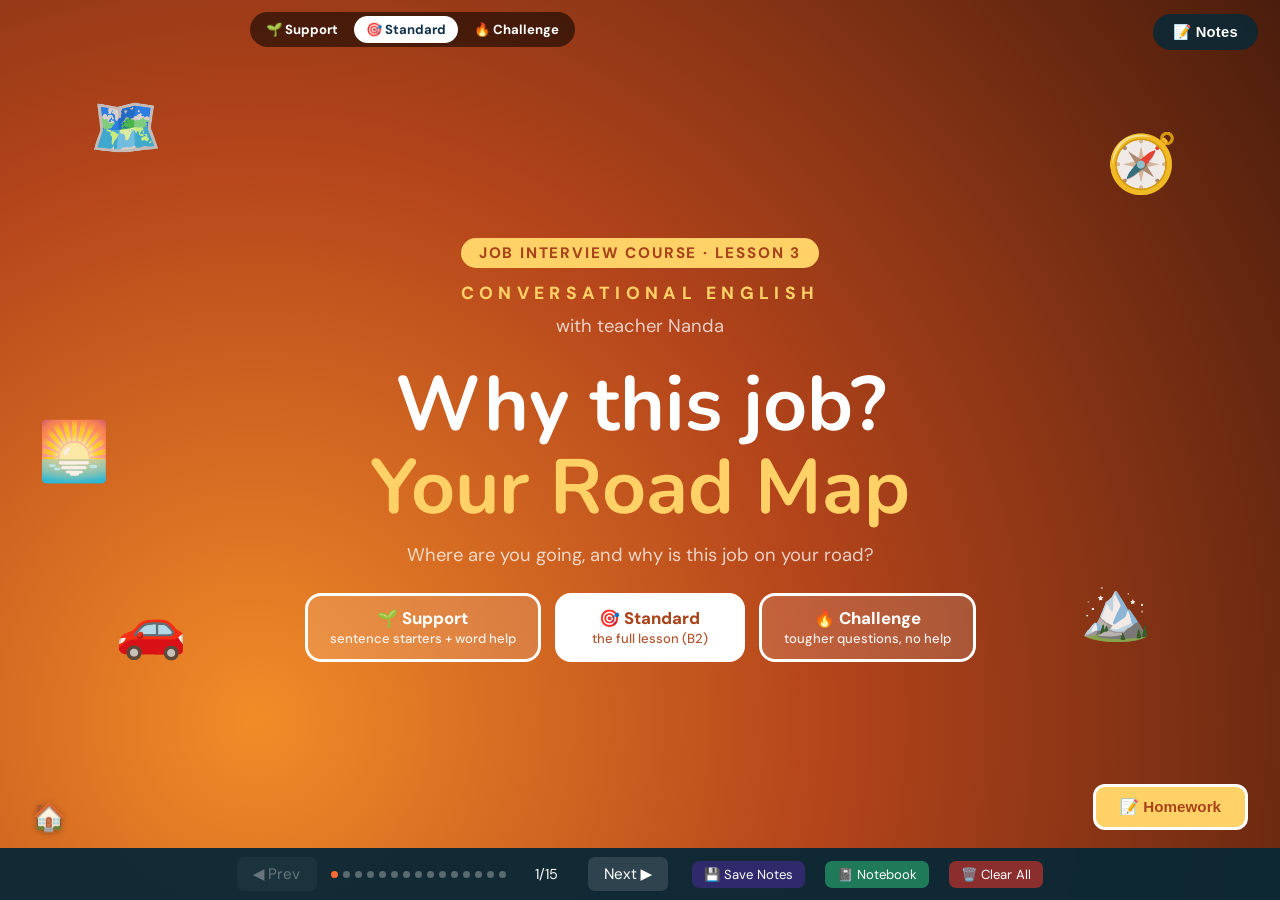
<file: L3/index.html>
<!DOCTYPE html>
<html lang="en">
<head>
<meta charset="UTF-8">
<meta name="viewport" content="width=device-width, initial-scale=1.0">
<title>Job Interview 3 — Why this job? Your Road Map</title>
<link rel="preconnect" href="https://fonts.googleapis.com">
<link href="https://fonts.googleapis.com/css2?family=Nunito:wght@700;800;900&family=DM+Sans:wght@400;500;700;800&display=swap" rel="stylesheet">
<style>
  * { box-sizing: border-box; }
  body { margin:0; font-family:'Segoe UI', system-ui, sans-serif; background:#0A0A0A; }
  #deck { position:relative; width:100%; height:100vh; overflow:hidden; }
  .slide {
    position:absolute; inset:0; opacity:0; pointer-events:none;
    transition:opacity .35s ease; overflow-y:auto; min-height:100vh;
    display:flex; flex-direction:column; background:#fff;
  }
  .slide.active { opacity:1; pointer-events:auto; }

  /* ===== COVER / HW COVER ===== */
  #s1, #hw-cover {
    background: linear-gradient(135deg, #180B08 0%, #3D1810 30%, #6B2318 55%, #8B3A1E 75%, #C44D1E 100%);
    align-items:center; justify-content:center;
  }
  .title-inner { position:relative; width:100%; height:100%; display:flex; flex-direction:column; align-items:center; justify-content:center; padding:40px; }
  .title-label { text-transform:uppercase; letter-spacing:.18em; font-size:1.1rem; font-weight:500; color:rgba(255,255,255,.65); margin-bottom:10px; }
  .title-sub { font-size:1.15rem; font-weight:400; color:rgba(255,255,255,.75); margin-bottom:26px; }
  .title-main { font-size:3.4rem; font-weight:900; color:#fff; line-height:1.1; text-align:center; max-width:900px; }
  .title-accent { color:#FF6B35; text-shadow:0 0 28px rgba(255,107,53,.5); }
  .hw-badge { background:rgba(255,255,255,.1); border-radius:8px; padding:7px 22px; font-size:1rem; letter-spacing:.15em; color:rgba(255,255,255,.85); text-transform:uppercase; font-weight:600; margin-bottom:32px; }

  /* ===== BANNERS ===== */
  .banner { width:100%; padding:13px 28px; font-size:1.1rem; font-weight:700; letter-spacing:.03em; display:flex; align-items:center; gap:10px; flex-shrink:0; color:#fff; }
  .banner-leadin    { background:#D35400; }
  .banner-listening { background:#0E7A8A; }
  .banner-speaking  { background:#B23A6B; }
  .banner-grammar   { background:#5A2E8C; }
  .banner-pron      { background:#A8571E; }
  .banner-reading   { background:#2A6B42; }
  .banner-vocab     { background:#1E7A5F; }
  .banner-video     { background:#A83232; }
  .banner-review    { background:#2E2A6B; }
  .banner-hw        { background:#1C2B3A; }

  .slide-main { flex:1; overflow-y:auto; width:100%; display:flex; flex-direction:column; padding-bottom:60px; }
  .content { padding:24px 48px 20px; flex:1; }
  h2 { font-size:1.85rem; font-weight:800; color:#1C2B3A; margin:0 0 14px; }
  .instruction { font-size:1.08rem; font-weight:700; color:#1C2B3A; margin:0 0 18px; }
  .inst-light { font-size:1.05rem; font-weight:400; color:#1C2B3A; margin:0 0 18px; line-height:1.7; }
  .discuss-label { font-size:1.08rem; font-weight:700; color:#1C2B3A; margin:0 0 14px; line-height:1.7; }
  .section-subhead { font-size:1.3rem; font-weight:800; color:#5A2E8C; margin:24px 0 10px; }
  .discuss-list { margin:0 0 18px; padding-left:22px; line-height:1.9; font-size:1.06rem; color:#1C2B3A; }
  .discuss-list li { margin-bottom:10px; }
  .discuss-box { background:#F4F8FA; border-left:6px solid #0E7A8A; border-radius:12px; padding:16px 20px 4px; margin-top:20px; }
  .discuss-box .discuss-label { margin-bottom:10px; line-height:1.7; }
  .discuss-box .discuss-list { margin-bottom:12px; }

  /* ===== CARDS / EXERCISE CONTAINERS ===== */
  .card { background:#F4F8FA; border-radius:12px; padding:1.5rem; box-shadow:0 2px 8px rgba(0,0,0,.06); margin-bottom:20px; }
  .book-placeholder { border:2px dashed #C9A227; background:#FBF6E8; border-radius:12px; padding:32px 24px; text-align:center; color:#7A5A1E; font-weight:600; margin-bottom:20px; }
  .book-placeholder .bp-icon { font-size:2.2rem; display:block; margin-bottom:8px; }
  .book-placeholder .bp-note { font-weight:400; font-size:1.05rem; color:#9A7A2E; margin-top:6px; }
  .lead-img-wrap { text-align:center; margin-bottom:20px; }
  .lead-img { width:100%; max-height:280px; object-fit:cover; border-radius:14px; box-shadow:0 4px 16px rgba(0,0,0,.15); }
  .lead-img-caption { font-size:1.08rem; font-style:italic; font-weight:700; color:#8B3A1E; margin:12px 0 0; }

  .ex-row { font-size:1.06rem; line-height:1.7; margin-bottom:10px; color:#1C2B3A; }
  .ans-input { border:none; border-bottom:2px solid #5A2E8C; background:transparent; font-size:1.05rem; font-weight:700; width:160px; padding:2px 4px; text-align:left; font-family:inherit; color:#1C2B3A; }
  .ans-input.small { width:120px; }
  .ans-input.wide { width:100%; margin-top:6px; }
  .ans-input.half { width:50%; margin-top:6px; }
  textarea.ans-input { display:block; min-height:70px; resize:vertical; text-align:left; }
  .ans-input:focus { outline:none; border-bottom-color:#B23A6B; }
  .ans-input.correct { color:#1A7A4A; border-bottom-color:#1A7A4A; }
  .ans-input.wrong { color:#C4614A; border-bottom-color:#C4614A; }
  .ans-input.empty-warn { color:#C98A1E; border-bottom-color:#C98A1E; }

  .two-col { columns:2; column-gap:40px; }
  .two-col .ex-row { break-inside:avoid; }
  .fixed-two-col { display:grid; grid-template-columns:1fr 1fr; gap:0 40px; align-items:start; }
  .fixed-three-col { display:grid; grid-template-columns:1fr 1fr 1fr; gap:0 28px; align-items:start; }

  .btn-row { display:flex; gap:12px; justify-content:center; margin-top:22px; flex-wrap:wrap; }
  .btn-check { background:#5A2E8C; color:#fff; border:none; border-radius:8px; padding:11px 26px; font-size:.95rem; font-weight:700; cursor:pointer; font-family:inherit; }
  .btn-reset { background:#e8e8ec; color:#333; border:none; border-radius:8px; padding:11px 26px; font-size:.95rem; font-weight:700; cursor:pointer; font-family:inherit; }
  .btn-suggest { background:#1B6E96; color:#fff; border:none; border-radius:8px; padding:11px 26px; font-size:.95rem; font-weight:700; cursor:pointer; font-family:inherit; }

  .suggest-box { display:none; background:#EAF4F6; border-left:4px solid #1B6E96; border-radius:8px; padding:16px 20px; margin-top:16px; font-size:1.05rem; line-height:1.7; color:#1C2B3A; }
  .suggest-box.show { display:block; }
  .suggest-box li { margin-bottom:6px; }

  /* circle MC */
  .circ-num { display:inline-flex; align-items:center; justify-content:center; width:24px; height:24px; border-radius:6px; font-weight:800; background:#eee; color:#5A2E8C; margin-right:8px; font-size:.9rem; }
  .circ-opt { border:1.5px solid #ccc; border-radius:14px; padding:4px 14px; margin:2px 4px; background:#fff; cursor:pointer; font-family:inherit; font-size:1.05rem; color:#1C2B3A; }
  .circ-opt.picked { border-color:#5A2E8C; background:#EEE7F7; font-weight:700; }
  .circ-opt.correct { border-color:#1A7A4A; background:#E3F5EA; color:#1A7A4A; font-weight:800; }
  .circ-opt.wrong { border-color:#C4614A; background:#FBEAE6; color:#C4614A; font-weight:800; }
  .example-badge { background:#2E7D32;color:#fff;display:inline-flex;align-items:center;justify-content:center;width:24px;height:24px;border-radius:6px;font-weight:800; margin-right:8px; font-size:.9rem; }

  /* classify */
  .classify-bank { display:flex; flex-wrap:wrap; gap:8px; margin-bottom:20px; }
  .classify-chip { border:1.5px solid #5A2E8C; color:#5A2E8C; border-radius:20px; padding:6px 16px; cursor:pointer; font-weight:700; font-size:1.05rem; background:#fff; font-family:inherit; }
  .classify-chip.selected { background:#5A2E8C; color:#fff; }
  .classify-chip.used { opacity:.35; cursor:default; border-style:dashed; }
  .classify-cols { display:grid; grid-template-columns:repeat(2,1fr); gap:14px; }
  .classify-col { background:#fff; border:2px solid #ddd; border-radius:10px; padding:14px; min-height:70px; cursor:pointer; }
  .classify-col h4 { margin:0 0 8px; font-size:1.1rem; color:#5A2E8C; }
  .classify-col .placed { display:inline-block; background:#EEE7F7; border-radius:14px; padding:3px 10px; margin:3px; font-size:1.05rem; font-weight:700; }
  .classify-col .placed.correct { background:#E3F5EA; color:#1A7A4A; }
  .classify-col .placed.wrong { background:#FBEAE6; color:#C4614A; }

  /* match colour pair */
  .match-wrap { display:grid; grid-template-columns:1fr 1fr; gap:40px; background:#F8FAFB; border-radius:14px; padding:1.3rem 1.4rem; }
  .match-col-head { font-weight:800; font-size:1.05rem; letter-spacing:.02em; margin-bottom:12px; padding-bottom:8px; border-bottom:2px solid #E0E6EC; }
  .match-col-head.mc-left { color:#5A2E8C; }
  .match-col-head.mc-right { color:#A8571E; }
  .match-item { padding:11px 14px; border-radius:8px; border:1.5px solid #ddd; margin-bottom:10px; cursor:pointer; font-size:1.05rem; color:#1C2B3A; user-select:none; position:relative; transition:border-color .15s, box-shadow .15s, transform .15s; background:#fff; box-shadow:0 1px 3px rgba(0,0,0,.06); display:flex; align-items:flex-start; }
  .match-item:not(.example-pair):hover { box-shadow:0 3px 10px rgba(0,0,0,.14); transform:translateY(-1px); }
  .match-item.example-pair { cursor:default; background:#EAF6EE !important; border-color:#2E7D32 !important; }
  .match-item.c0 { border-color:#7B2D8E; border-width:3px; background:#F3E6F7; box-shadow:0 0 0 2px rgba(123,45,142,.25); }
  .match-item.c1 { border-color:#C9822E; border-width:3px; background:#FBEFE0; box-shadow:0 0 0 2px rgba(201,130,46,.25); }
  .match-item.c2 { border-color:#2A5A9E; border-width:3px; background:#E3EBFA; box-shadow:0 0 0 2px rgba(42,90,158,.25); }
  .match-item.c3 { border-color:#0E7A8A; border-width:3px; background:#E3F2F4; box-shadow:0 0 0 2px rgba(14,122,138,.25); }
  .match-item.c4 { border-color:#B23A6B; border-width:3px; background:#F8E6EE; box-shadow:0 0 0 2px rgba(178,58,107,.25); }
  .match-item.c5 { border-color:#8C7A1E; border-width:3px; background:#F5F1DD; box-shadow:0 0 0 2px rgba(140,122,30,.25); }
  .match-item.c6 { border-color:#4A5A8C; border-width:3px; background:#E6E9F5; box-shadow:0 0 0 2px rgba(74,90,140,.25); }
  .match-item.c7 { border-color:#3E8C5E; border-width:3px; background:#E6F5EC; box-shadow:0 0 0 2px rgba(62,140,94,.25); }
  .match-item.picking { border-color:#5A2E8C; border-width:3px; border-style:dashed; box-shadow:0 0 0 2px rgba(90,46,140,.2); }
  .match-item.correctpair { outline:3px solid #1A7A4A; background:#1A7A4A !important; color:#fff; }
  .match-item.wrongpair { outline:3px solid #C4614A; background:#C4614A !important; color:#fff; }

  /* word bank tiles */
  .wb-bank { display:flex; flex-wrap:wrap; gap:8px; margin-bottom:18px; }
  .wb-bank.book-style { border-top:3px double #333; border-bottom:1px solid #ccc; padding:12px 4px; }
  .wb-tile { border:1.5px solid #A8571E; color:#A8571E; background:#fff; border-radius:18px; padding:6px 16px; cursor:pointer; font-weight:700; font-family:inherit; font-size:1.05rem; }
  .wb-tile.used { opacity:.35; border-style:dashed; cursor:default; }
  .wb-tile.selected { background:#A8571E; color:#fff; }
  .wb-tile.example-used { opacity:.5; border-style:dashed; cursor:default; text-decoration:line-through; }
  .wb-blank { display:inline-block; min-width:90px; border-bottom:2px solid #A8571E; padding:2px 8px; margin:0 3px; cursor:pointer; font-weight:700; color:#A8571E; text-align:center; }
  .wb-blank.filled { border-style:solid; }
  .wb-blank.correct { color:#1A7A4A; border-color:#1A7A4A; }
  .wb-blank.wrong { color:#C4614A; border-color:#C4614A; }

  /* audio / video placeholders */
  .audio-box { background:#f0f4f8; border-radius:999px; padding:10px 18px; display:flex; align-items:center; gap:14px; margin-bottom:18px; }
  .audio-box audio { width:100%; }
  .speaker-grid { display:grid; grid-template-columns:repeat(4,1fr); gap:16px; margin-bottom:22px; }
  .speaker-card { background:#F4F8FA; border-radius:14px; padding:12px; }
  .speaker-card img { width:100%; height:120px; object-fit:cover; border-radius:10px; display:block; }
  .speaker-card .sp-name { font-size:1.05rem; font-weight:800; color:#1C2B3A; margin:10px 0 8px; text-align:center; }
  .speaker-card .audio-box { margin-bottom:0; padding:6px 10px; }
  .who-table { border:1px solid #E2E8E2; border-radius:12px; overflow:hidden; }
  .who-row { display:grid; grid-template-columns:1fr repeat(4,86px); align-items:center; gap:8px; padding:9px 14px; border-bottom:1px solid #E2E8E2; font-size:1.06rem; line-height:1.5; color:#1C2B3A; }
  .who-row:last-child { border-bottom:none; }
  .who-row.who-head { background:#F4F8FA; font-weight:800; }
  .who-row.who-head span { text-align:center; }
  .who-row.who-head span:first-child { text-align:left; }
  .who-row .circ-opt { width:100%; margin:0; text-align:center; padding:4px 0; }
  .video-box { background:#1C2B3A; border-radius:14px; padding:16px 20px; margin-bottom:18px; }
  .video-box video { width:100%; border-radius:8px; display:block; }
  .video-box p { color:#fff; font-size:1.05rem; margin:0 0 10px; font-weight:700; letter-spacing:.02em; }
  .glossary-note { font-size:1.05rem; color:#666; font-style:italic; margin-top:10px; }
  .glossary-box { background:#F4F8FA; border-radius:10px; padding:14px 18px; margin-bottom:16px; }
  .glossary-box h4 { margin:0 0 8px; font-size:1rem; color:#5A2E8C; }
  .glossary-box p { margin:0 0 6px; font-size:1.05rem; line-height:1.7; color:#1C2B3A; }
  .glossary-box b { color:#1C2B3A; }

  /* answer key toggle */
  .akey-box { display:none; background:#F3EEF7; border-left:4px solid #5A2E8C; border-radius:8px; padding:16px 20px; margin-top:16px; font-size:1.05rem; line-height:1.7; color:#1C2B3A; }
  .akey-box.show { display:block; }
  .akey-box li { margin-bottom:8px; }
  .btn-akey { background:#5A2E8C; color:#fff; border:none; border-radius:8px; padding:11px 26px; font-size:.95rem; font-weight:700; cursor:pointer; font-family:inherit; }

  /* grammar theory / form reference */
  .gram-box { background:#F4F8FA; border-radius:12px; padding:18px 22px; margin-bottom:16px; border-left:6px solid #5A2E8C; }
  .gram-box h3 { margin:0 0 8px; font-size:1.1rem; color:#5A2E8C; }
  .gram-box p { font-size:1.06rem; line-height:1.7; color:#1C2B3A; margin:0 0 8px; }
  .gram-box .hl { font-weight:800; color:#5A2E8C; }
  .gram-box ul { margin:6px 0 0; padding-left:20px; font-size:1.05rem; line-height:1.8; color:#1C2B3A; }
  .gram-note { background:#FDF3D6; border-left:4px solid #C9A227; border-radius:8px; padding:14px 18px; font-size:1.05rem; color:#7A5A1E; margin-top:6px; line-height:1.7; }
  .gram-mistake { background:#FDEBEA; border-left:4px solid #C4614A; border-radius:8px; padding:14px 18px; font-size:1.05rem; color:#7A2A1E; margin-top:10px; line-height:1.7; }
  .gram-mistake s { color:#922B21; }
  .ex-example-centered { text-align:center; font-size:1.06rem; font-style:italic; color:#1A5030; background:#EAF6EE; border-radius:10px; padding:14px 24px; margin:0 0 22px; font-weight:600; line-height:1.7; }
  .ex-example-centered .ex-tag { display:block; font-style:normal; font-weight:800; letter-spacing:.06em; font-size:.78rem; text-transform:uppercase; color:#2F7A52; margin-bottom:6px; }

  /* CCQ box */
  .gx-two { display:grid; grid-template-columns:3fr 2fr; gap:20px; align-items:start; }
  .gx-board { background:#F4F8FA; border-radius:10px; padding:14px 18px; }
  .gx-board h4, .gx-h { margin:0 0 10px; color:#5A2E8C; font-size:1.1rem; }
  .gx-board .ex-row { margin-bottom:8px; line-height:1.6; }
  mark.gx-if { background:#E7EAF7; color:#3B4C99; font-weight:800; padding:1px 6px; border-radius:5px; }
  mark.gx-main { background:#FFF0D9; color:#9A5B00; font-weight:800; padding:1px 6px; border-radius:5px; }
  .ccq-box { background:#F4F8FA; border-radius:10px; padding:14px 18px; margin:14px 0; }
  .ccq-label { font-weight:700; color:#5A2E8C; margin-bottom:8px; font-size:1.05rem; }
  .ccq-list { list-style:none; margin:0; padding:0; display:flex; flex-direction:column; gap:8px; }
  .ccq-list li { font-size:1.05rem; color:#1C2B3A; line-height:1.7; }
  .ccq-list em { color:#5A2E8C; font-weight:700; font-style:normal; }
  .ccq-reveal-btn { background:#5A2E8C; color:#fff; border:none; border-radius:20px; padding:4px 14px; font-size:1.05rem; font-weight:700; cursor:pointer; margin-right:10px; }
  .ccq-reveal-btn:hover { background:#7A45B5; }
  .ccq-answer { display:none; color:#1A5030; font-weight:600; }
  .ccq-answer.show { display:inline; }

  /* speaking interview cards */
  /* ---- Risk Bingo ---- */
  .bingo-layout { display:grid; grid-template-columns:auto 1fr; gap:26px; align-items:start; }
  .bingo-card { display:grid; grid-template-columns:repeat(4,72px); gap:8px; }
  .bingo-cell { height:72px; border-radius:12px; border:2px solid #B23A6B; background:#fff; color:#B23A6B; font-family:inherit; font-size:1.6rem; font-weight:800; cursor:default; display:flex; align-items:center; justify-content:center; transition:background .25s, color .25s, transform .25s; }
  .bingo-cell.marked { background:#B23A6B; color:#fff; transform:scale(.94); }
  .bingo-cell.inline { box-shadow:0 0 0 4px #F2C14E; }
  .bingo-ball { width:120px; height:120px; border-radius:50%; background:#B23A6B; color:#fff; font-size:3rem; font-weight:800; display:flex; align-items:center; justify-content:center; margin:0 auto 16px; box-shadow:0 6px 18px rgba(178,58,107,.35); }
  .bingo-ball.empty { background:#F0E4EA; color:#B23A6B; }
  .bingo-prompt { background:#F8F0F4; border-left:6px solid #B23A6B; border-radius:12px; padding:18px 22px; min-height:150px; }
  .bingo-area { font-size:1.05rem; font-weight:800; color:#B23A6B; margin:0 0 8px; text-transform:uppercase; letter-spacing:.04em; }
  .bingo-q { font-size:1.15rem; line-height:1.6; color:#1C2B3A; margin:0; }
  .bingo-status { text-align:center; font-size:1.05rem; font-weight:700; color:#1C2B3A; margin-top:14px; min-height:1.6em; }
  .bingo-status.win { color:#B23A6B; font-size:1.25rem; }

  /* image placeholder */
  .img-placeholder { background:linear-gradient(135deg,#FBEFE0,#F5DCC0); border-radius:10px; display:flex; flex-direction:column; align-items:center; justify-content:center; color:#8B5A1E; font-size:.95rem; font-weight:600; border:2px dashed #D9B36C; margin:8px 0; padding:24px; text-align:center; min-height:120px; }
  .img-placeholder .ip-icon { font-size:1.8rem; margin-bottom:6px; }
  .photo-grid { display:grid; grid-template-columns:repeat(2,1fr); gap:14px; margin-bottom:16px; }
  .photo-item { position:relative; }
  .photo-item .img-placeholder { min-height:140px; margin:0; }
  .photo-num { position:absolute; top:8px; left:8px; background:#1C2B3A; color:#fff; width:26px; height:26px; border-radius:50%; display:flex; align-items:center; justify-content:center; font-weight:800; font-size:.9rem; }
  .photo-label { margin-top:6px; }
  .photo-label .wb-blank { display:block; width:100%; text-align:center; }

  /* article */
  .article-box { background:#FAFAF8; border-radius:12px; padding:20px 24px; margin-bottom:16px; border:1px solid #eee; }
  .article-box h3 { font-size:1.3rem; font-weight:900; color:#1C2B3A; margin:0 0 4px; line-height:1.3; }
  .article-box h3 .hl { background:#A83232; color:#fff; padding:2px 8px; border-radius:4px; }
  .article-box p { font-size:1.05rem; line-height:1.75; color:#1C2B3A; margin:0 0 14px; }
  .article-box p:last-child { margin-bottom:0; }

  /* checkbox tick list */
  .tick-list { display:flex; flex-direction:column; gap:8px; margin:10px 0 18px; }
  .tick-item { display:flex; align-items:center; gap:12px; padding:9px 14px; border:1.5px solid #ddd; border-radius:8px; cursor:pointer; font-size:1.05rem; color:#1C2B3A; background:#fff; transition:all .15s; }
  .tick-item:hover { border-color:#2A6B42; }
  .tick-box { width:22px; height:22px; border:2px solid #999; border-radius:5px; flex-shrink:0; display:flex; align-items:center; justify-content:center; font-size:.85rem; color:#fff; font-weight:800; }
  .tick-item.picked { border-color:#2A6B42; background:#EAF6EE; }
  .tick-item.picked .tick-box { background:#2A6B42; border-color:#2A6B42; }
  .tick-item.correct { border-color:#1A7A4A; background:#E3F5EA; }
  .tick-item.correct .tick-box { background:#1A7A4A; border-color:#1A7A4A; }
  .tick-item.wrong { border-color:#C4614A; background:#FBEAE6; }
  .tick-item.wrong .tick-box { background:#C4614A; border-color:#C4614A; }
  .tick-item.missed { border-color:#C98A1E; background:#FDF3D6; }

  /* dice */
  .dice-box { text-align:center; background:#F4F8FA; border-radius:14px; padding:30px; }
  .die-face { font-size:3.5rem; margin-bottom:16px; }
  .dice-prompt { font-size:1.15rem; font-weight:700; color:#1C2B3A; margin-top:16px; min-height:30px; }
  .book-hl { background:#D9D9D9; padding:1px 5px; border-radius:3px; }

  /* review */
  .review-grid { display:grid; grid-template-columns:1fr 1fr; gap:14px; margin:10px 0; }

  /* score scale (Listening 1a) */
  .score-card { background:#F4F8FA; border-radius:12px; padding:18px 22px; margin-bottom:16px; }
  .env-row { display:grid; grid-template-columns:1fr auto; align-items:center; gap:16px; padding:9px 0; border-bottom:1px solid #e2e8e2; font-size:1.05rem; color:#1C2B3A; }
  .env-row:last-child { border-bottom:none; }
  .env-row .env-label { min-width:0; }
  .env-scale { display:flex; gap:6px; }
  .scale-head { display:grid; grid-template-columns:1fr auto; gap:16px; align-items:end; padding-bottom:8px; }
  .scale-head .scale-anchors { display:flex; gap:6px; }
  .scale-head .scale-anchors span { width:32px; text-align:center; font-size:.7rem; line-height:1.2; color:#5A6B7A; font-style:italic; }
  .env-pill { width:32px; height:32px; border-radius:50%; border:1.5px solid #0E7A8A; color:#0E7A8A; background:#fff; cursor:pointer; font-weight:700; font-size:.95rem; display:flex; align-items:center; justify-content:center; font-family:inherit; }
  .env-pill.picked { background:#0E7A8A; color:#fff; }

  /* ===== NAV / NOTES / HOME ===== */
  #notesBtn { position:fixed; top:14px; right:22px; z-index:1000; background:rgba(10,40,54,.88); color:#fff; border:none; padding:9px 20px; border-radius:22px; cursor:pointer; font-size:.92rem; font-weight:600; letter-spacing:.02em; transition:background .2s; backdrop-filter:blur(4px); }
  #notesBtn:hover { background:rgba(10,40,54,1); }
  #notesDragHandle { cursor: move; user-select: none; padding: 2px 8px; margin-right: 4px; opacity: .55; font-size: .95rem; border-radius: 4px; display: inline-block; }
  #notesDragHandle:hover { opacity: 1; background: rgba(255,255,255,.15); }
  #notesPanel.dragging { transition: none !important; }
  #homeBtn { position:fixed; top:14px; left:50%; transform:translateX(-50%); z-index:1000; display:none; background:rgba(10,40,54,.88); color:#fff; border:none; width:38px; height:38px; border-radius:50%; cursor:pointer; font-size:1.1rem; align-items:center; justify-content:center; transition:background .2s; backdrop-filter:blur(4px); }
  #homeBtn:hover { background:rgba(20,96,122,.95); }
  #notesPanel { position:fixed; top:54px; right:22px; z-index:999; width:360px; max-height:0; overflow:hidden; transition:max-height .35s ease, opacity .25s ease; opacity:0; border-radius:14px; }
  #notesPanel.open { max-height:320px; opacity:1; }
  #notesPanel.cover { left:50%; right:auto; top:56px; transform:translateX(-50%); width:min(760px,94vw); max-height:calc(100vh - 110px) !important; display:flex; flex-direction:column; }
  #notesPanel.cover #notesTA { min-height:calc(100vh - 210px) !important; max-height:calc(100vh - 210px) !important; overflow-y:auto; }
  #notesToolbar { display:flex; gap:5px; padding:6px 10px; background:rgba(10,40,54,.7); border-radius:10px 10px 0 0; align-items:center; flex-wrap:wrap; }
  #notesToolbar button { background:rgba(255,255,255,.12); border:none; border-radius:5px; color:#fff; font-size:.85rem; padding:3px 9px; cursor:pointer; font-family:inherit; transition:background .15s; }
  #notesToolbar button:hover { background:rgba(255,255,255,.25); }
  #notesTA { width:100%; min-height:220px; max-height:260px; padding:14px; border:none; border-radius:0 0 14px 14px; outline:none; font-size:1rem; line-height:1.55; background:rgba(10,40,54,.92); color:#fff; font-family:inherit; backdrop-filter:blur(6px); box-sizing:border-box; overflow-y:auto; }
  #notesTA:empty::before { content:attr(data-placeholder); color:rgba(255,255,255,.4); pointer-events:none; }
  #notesTA [style*="background-color"] { color:#1a1a1a !important; }
  #nav { position:fixed; bottom:0; left:0; right:0; height:52px; background:rgba(10,40,54,.96); z-index:500; display:flex; align-items:center; justify-content:center; gap:14px; }
  #nav button { background:rgba(255,255,255,.12); color:#fff; border:none; border-radius:7px; padding:7px 16px; font-size:.95rem; cursor:pointer; font-family:inherit; }
  #nav button:disabled { opacity:.35; cursor:default; }
  #dots { display:flex; gap:5px; flex-wrap:wrap; max-width:360px; justify-content:center; }
  .dot { width:7px; height:7px; border-radius:50%; background:rgba(255,255,255,.3); cursor:pointer; }
  .dot.active { background:#FF6B35; }
  #counter { color:#fff; font-size:.9rem; min-width:54px; text-align:center; }

  /* print */
  .slide-notes-print { display:none; }
  .lesson-link-print { display:none; }
  @media print {
    @page { margin:1.2cm; }
    * { -webkit-print-color-adjust:exact !important; print-color-adjust:exact !important; }
    html, body { height:auto !important; overflow:visible !important; background:#fff !important; display:block !important; }
    #deck { overflow:visible !important; height:auto !important; display:block !important; position:static !important; }
    #notesBtn, #notesPanel, #nav, #homeBtn { display:none !important; }
    body.print-all .slide { display:flex !important; flex-direction:column !important; position:relative !important; inset:auto !important; opacity:1 !important; padding:16px 24px !important; page-break-after:always; break-after:page; min-height:0 !important; height:auto !important; }
    .slide * { flex:none !important; height:auto !important; min-height:0 !important; max-height:none !important; }
    .slide-main, .content { overflow:visible !important; }
    img, video { max-height:240px !important; width:auto !important; max-width:100% !important; object-fit:contain !important; }
    body.print-all .slide::before { content:"Job Interview 3 \2014  Why this job? Your Road Map"; display:block !important; font-size:10px; color:#999; font-family:'Segoe UI', Arial, sans-serif; padding-bottom:5px; border-bottom:1px solid #ddd; margin-bottom:8px; }
    body.print-all #s1::before { display:none !important; }
    .lesson-link-print { display:block !important; padding:28px 32px; margin-bottom:20px; background:linear-gradient(135deg, #180B08 0%, #3D1810 30%, #6B2318 55%, #8B3A1E 75%, #C44D1E 100%); border-radius:12px; text-align:center; font-family:'Segoe UI', Arial, sans-serif; }
    .lesson-link-print .lp-title { display:block; font-size:30px; font-weight:900; color:#fff; margin-bottom:10px; letter-spacing:.01em; line-height:1.2; }
    .lesson-link-print .lp-sub { display:block; font-size:20px; color:rgba(255,255,255,.88); font-weight:500; }
    .lesson-link-print a { color:#FF6B35; font-weight:800; text-decoration:underline; font-size:20px; }
    .slide-notes-print { display:block !important; margin-top:12px; padding:10px 14px; border-top:2px solid #0E5A8A; background:#E3F2FD; border-radius:6px; font-size:12px; line-height:1.6; color:#1A1A2E; }
    .slide-notes-print-label { font-size:10px; font-weight:800; color:#0E5A8A; text-transform:uppercase; letter-spacing:1px; margin-bottom:4px; display:block; }
    .card-body, .card-body * { color:#1a1a1a !important; }
  }


/* ===== JOB INTERVIEW COURSE — shared components (colors come from per-lesson :root vars) ===== */
.content { zoom:1.25; }
@media print { .content { zoom:1; } }
.slide { background:var(--paper,#fff); }
.slide-main { background-image:var(--pattern,none); background-size:var(--patsize,auto); }
h2 { font-family:var(--fh,'Fredoka'),sans-serif; color:var(--c1); }
.instruction, .inst-light, .discuss-label { color:var(--ink,#1C2B3A); }
.banner { background:linear-gradient(90deg,var(--c1),var(--c2)) !important; font-family:var(--fh,'Fredoka'),sans-serif; font-size:1.2rem; }
.btn-check { background:var(--c1); }
.ans-input { border-bottom-color:var(--c2); }
.circ-num { color:var(--c1); }
.gram-box { border-left-color:var(--c2); background:var(--c3); }
.gram-box h3, .gram-box .hl { color:var(--c1); }

/* ---- level switch ---- */
.sup, .chal, .sup-i, .chal-i { display:none; }
.lv-support .sup, .lv-challenge .chal { display:block; }
.lv-support .sup-i, .lv-challenge .chal-i { display:inline; }
.lv-support .nsup { display:none; }
.sup { background:#E9F7EF; border-left:5px solid #2FA36B; border-radius:10px; padding:12px 16px; margin:12px 0; font-size:1.02rem; line-height:1.7; color:#1C4A33; }
.sup::before { content:"🌱 Support"; display:block; font-weight:800; font-size:.78rem; letter-spacing:.1em; text-transform:uppercase; color:#2FA36B; margin-bottom:2px; }
.chal { background:#FFF0E6; border-left:5px solid #E8590C; border-radius:10px; padding:12px 16px; margin:12px 0; font-size:1.02rem; line-height:1.7; color:#6B2A05; }
.chal::before { content:"🔥 Challenge"; display:block; font-weight:800; font-size:.78rem; letter-spacing:.1em; text-transform:uppercase; color:#E8590C; margin-bottom:2px; }
#lvBar { position:fixed; top:12px; left:250px; z-index:1100; display:flex; gap:4px; background:rgba(0,0,0,.55); padding:4px; border-radius:999px; }
#lvBar button { border:none; border-radius:999px; padding:5px 12px; font-size:.82rem; font-weight:700; cursor:pointer; background:transparent; color:#fff; font-family:inherit; }
#lvBar button.on { background:#fff; color:#12324A; }
.lv-pick { display:flex; gap:14px; margin-top:26px; flex-wrap:wrap; justify-content:center; position:relative; z-index:4; }
.lv-pick button { border:3px solid #fff; border-radius:16px; padding:12px 22px; font-size:1.05rem; font-weight:800; cursor:pointer; background:rgba(255,255,255,.14); color:#fff; font-family:inherit; min-width:190px; line-height:1.3; }
.lv-pick button small { display:block; font-weight:500; font-size:.82rem; opacity:.9; }
.lv-pick button.on { background:#fff; color:var(--c1); }

/* ---- cover ---- */
.cv-chip { position:absolute; z-index:1; font-size:clamp(2rem,4.5vw,4rem); opacity:.9; animation:cvf 7s ease-in-out infinite; }
@keyframes cvf { 0%,100%{ transform:translateY(0) rotate(-4deg);} 50%{ transform:translateY(-16px) rotate(5deg);} }
.title-main { font-family:var(--fh,'Fredoka'),sans-serif; color:#fff; font-weight:700; line-height:1.08; font-size:clamp(2.8rem,6vw,5.2rem); position:relative; z-index:3; }
.title-accent { color:var(--c4); text-shadow:none; }
.title-label { color:var(--c4); font-weight:800; letter-spacing:.3em; }
.course-tag { display:inline-block; background:var(--c4); color:var(--c1); font-weight:800; border-radius:999px; padding:5px 18px; font-size:.95rem; letter-spacing:.12em; text-transform:uppercase; margin-bottom:14px; position:relative; z-index:3; }
.cover-btn { background:var(--c4) !important; color:var(--c1) !important; border:3px solid #fff !important; border-radius:12px !important; font-weight:800 !important; }

/* ---- tip / pattern boxes ---- */
.tipbox { background:var(--c3); border-left:6px solid var(--c2); border-radius:12px; padding:16px 22px; margin:0 0 16px; font-size:1.06rem; line-height:1.75; color:var(--ink,#1C2B3A); }
.tipbox h3 { margin:0 0 8px; font-size:1.12rem; color:var(--c1); font-family:var(--fh,'Fredoka'),sans-serif; }
.chip-a, .chip-b, .chip-c { font-weight:800; padding:1px 9px; border-radius:6px; }
.chip-a { color:#1B6E96; background:#E1F0F7; } .chip-b { color:#B03A5B; background:#FBE6EC; } .chip-c { color:#1A7A4A; background:#E3F5EA; }
.twocol { display:grid; grid-template-columns:1fr 1fr; gap:22px; align-items:start; }
.stack { display:flex; flex-direction:column; gap:12px; }
.bigq { font-family:var(--fh,'Fredoka'),sans-serif; font-size:1.7rem; line-height:1.35; color:var(--c1); background:#fff; border:3px solid var(--c2); border-radius:18px; padding:18px 24px; box-shadow:5px 5px 0 var(--c2); }

/* ---- flag sort ---- */
.fs { display:grid; grid-template-columns:1fr 1fr; gap:14px 28px; }
.fs-col { display:flex; flex-direction:column; gap:12px; }
.fs-card { background:#fff; border:2px solid #D5DEE5; border-radius:14px; padding:12px 16px; font-size:1.05rem; line-height:1.6; }
.fs-card .fs-t { display:block; margin-bottom:8px; }
.fs-btn { border:2px solid #C9D3DB; background:#F6F8FA; border-radius:999px; padding:4px 14px; margin-right:6px; font-family:inherit; font-size:.92rem; font-weight:700; cursor:pointer; color:#33475B; }
.fs-btn.sel { background:var(--c1); color:#fff; border-color:var(--c1); }
.fs-card.ok { border-color:#1A7A4A; background:#E3F5EA; } .fs-card.bad { border-color:#C4614A; background:#FBEAE6; } .fs-card.empty-warn { border-color:#C98A1E; background:#FFF6E1; }

/* ---- multi pick ---- */
.mp { display:grid; grid-template-columns:1fr 1fr; gap:12px 20px; }
.mp-opt { border:2px solid #C9D3DB; background:#fff; border-radius:14px; padding:12px 16px; font-size:1.05rem; line-height:1.55; cursor:pointer; text-align:left; font-family:inherit; color:var(--ink,#1C2B3A); }
.mp-opt.picked { border-color:var(--c2); background:var(--c3); font-weight:700; }
.mp-opt.ok { border-color:#1A7A4A; background:#E3F5EA; color:#1A7A4A; font-weight:800; } .mp-opt.bad { border-color:#C4614A; background:#FBEAE6; color:#C4614A; font-weight:800; }

/* ---- order chips ---- */
.og-slots { display:flex; flex-direction:column; gap:8px; margin-bottom:14px; }
.og-slot { min-height:50px; border:2px dashed #B8C4CE; border-radius:12px; padding:5px 8px 5px 48px; position:relative; background:#FAFBFC; display:flex; align-items:center; }
.og-slot::before { content:attr(data-n); position:absolute; left:8px; top:50%; transform:translateY(-50%); width:30px; height:30px; border-radius:50%; background:var(--c1); color:#fff; font-weight:800; display:flex; align-items:center; justify-content:center; }
.og-slot.filled { border-style:solid; border-color:var(--c2); }
.og-pool { display:flex; flex-direction:column; gap:8px; }
.og-chip { background:var(--c3); border:2px solid var(--c2); border-radius:12px; padding:8px 14px; font-size:1.02rem; line-height:1.5; cursor:pointer; text-align:left; font-family:inherit; color:var(--ink,#1C2B3A); width:100%; }
.og-chip:hover { filter:brightness(.96); }
.og-chip.ok { background:#E3F5EA; border-color:#1A7A4A; color:#1A7A4A; font-weight:700; } .og-chip.bad { background:#FBEAE6; border-color:#C4614A; color:#C4614A; font-weight:700; }

/* ---- buckets ---- */
.bk-pool { display:flex; flex-wrap:wrap; gap:8px; margin-bottom:14px; padding:12px; background:#F4F6F8; border-radius:12px; min-height:56px; }
.bk-chip { background:#fff; border:2px solid var(--c2); border-radius:12px; padding:7px 13px; font-size:1.0rem; line-height:1.5; cursor:pointer; text-align:left; font-family:inherit; color:var(--ink,#1C2B3A); max-width:100%; }
.bk-chip.sel { background:var(--c4); box-shadow:0 0 0 3px var(--c1); }
.bk-chip.ok { background:#E3F5EA; border-color:#1A7A4A; color:#1A7A4A; font-weight:700; } .bk-chip.bad { background:#FBEAE6; border-color:#C4614A; color:#C4614A; font-weight:700; }
.bk-row { display:grid; grid-template-columns:repeat(var(--cols,2),1fr); gap:14px; }
.bk-b { border:3px solid var(--c1); border-radius:14px; background:#fff; cursor:pointer; min-height:120px; }
.bk-b h4 { margin:0; padding:8px 14px; background:var(--c1); color:#fff; font-family:var(--fh,'Fredoka'),sans-serif; font-size:1.12rem; }
.bk-drop { padding:10px; display:flex; flex-direction:column; gap:8px; }

/* ---- timer ---- */
.tm { display:inline-flex; align-items:center; gap:18px; background:var(--c1); color:#fff; border-radius:20px; padding:14px 26px; margin:8px 0; }
.tm-d { font-family:var(--fh,'Fredoka'),sans-serif; font-size:2.6rem; min-width:90px; text-align:center; font-weight:700; }
.tm.done { background:#B23A3A; }
.tm button { background:var(--c4); color:var(--c1); border:none; border-radius:10px; padding:9px 18px; font-weight:800; font-size:1rem; cursor:pointer; font-family:inherit; }

/* ---- roulette ---- */
.rl { text-align:center; background:var(--c3); border:3px solid var(--c2); border-radius:22px; padding:22px 26px; }
.rl-q { font-family:var(--fh,'Fredoka'),sans-serif; font-size:1.8rem; color:var(--c1); line-height:1.35; min-height:3.6em; display:flex; align-items:center; justify-content:center; }
.rl-f { color:#1C4A33; font-size:1.02rem; margin:2px 0 12px; font-style:italic; }
.rl button { background:var(--c1); color:#fff; border:none; border-radius:12px; padding:12px 28px; font-size:1.05rem; font-weight:800; cursor:pointer; font-family:inherit; margin-top:8px; }

/* ---- branching scenario ---- */
.br-opt { display:block; width:100%; text-align:left; background:#fff; border:2px solid #C9D3DB; border-radius:14px; padding:12px 16px; margin-bottom:10px; font-size:1.05rem; line-height:1.55; cursor:pointer; font-family:inherit; color:var(--ink,#1C2B3A); }
.br-opt.sel { border-color:var(--c2); background:var(--c3); }
.br-fb { display:none; border-radius:12px; padding:14px 18px; font-size:1.05rem; line-height:1.65; margin-top:6px; }
.br-fb.show { display:block; } .br-fb.good { background:#E3F5EA; border-left:6px solid #1A7A4A; } .br-fb.ok { background:#FFF6E1; border-left:6px solid #C98A1E; } .br-fb.bad { background:#FBEAE6; border-left:6px solid #C4614A; }

/* ---- answer builder ---- */
.ab { background:#fff; border:3px solid var(--c2); border-radius:20px; padding:18px 22px; }
.ab-step { margin-bottom:14px; }
.ab-lab { font-family:var(--fh,'Fredoka'),sans-serif; font-weight:700; font-size:1.12rem; color:var(--c1); }
.ab-hint { font-size:.98rem; color:#556; margin:0 0 4px; }
.ab-in { width:100%; border:2px solid #C9D3DB; border-radius:10px; padding:8px 12px; font-family:inherit; font-size:1.05rem; line-height:1.55; text-align:left; resize:vertical; color:var(--ink,#1C2B3A); }
.ab-in:focus { outline:none; border-color:var(--c2); }
.ab-out { display:none; background:var(--c3); border-radius:14px; padding:14px 18px; margin-top:14px; font-size:1.08rem; line-height:1.75; }
.ab-out.show { display:block; } .ab-out p { margin:6px 0 8px; } .ab-ok { color:#1A7A4A; font-weight:800; } .ab-warn { color:#C4614A; font-weight:700; }
.ab-sup { font-size:.98rem; }

/* ---- course-wide small bits ---- */
.pill { display:inline-block; background:var(--c3); border:2px solid var(--c2); border-radius:999px; padding:3px 14px; margin:3px 4px 3px 0; font-weight:700; font-size:1rem; }
.mapgrid { display:grid; grid-template-columns:repeat(3,1fr); gap:14px; }
.maptile { border:none; border-radius:999px; padding:20px 14px; background:var(--c1); color:#fff; font-weight:800; font-size:1.1rem; cursor:pointer; font-family:inherit; line-height:1.3; }
.maptile.on { background:var(--c4); color:var(--c1); box-shadow:0 0 0 4px var(--c1); }
.mapinfo { background:var(--c3); border-left:6px solid var(--c2); border-radius:12px; padding:14px 20px; margin-top:14px; font-size:1.06rem; line-height:1.7; min-height:96px; }
.ccq-answer { display:none; } .ccq-answer.show { display:inline; }
.say-it { background:#fff; border:2px dashed var(--c2); border-radius:14px; padding:12px 18px; font-size:1.06rem; line-height:1.7; margin:10px 0; }

.og.wide { display:grid; grid-template-columns:1fr 1fr; gap:0 22px; align-items:start; }
.og.wide .btn-row { grid-column:1 / -1; }
.bk.side { display:grid; grid-template-columns:1fr 1fr; gap:0 22px; align-items:start; }
.bk.side .bk-pool { flex-direction:column; margin-bottom:0; }
.bk.side .bk-row { align-self:start; }
.bk.side .btn-row { grid-column:1 / -1; }

/* ---- simulator ---- */
.sim { background:#fff; border:3px solid var(--c1); border-radius:22px; overflow:hidden; }
.sim-top { display:flex; align-items:center; gap:14px; background:var(--c1); color:#fff; padding:10px 18px; }
.sim-face { font-size:2.2rem; } .sim-who { font-weight:800; font-size:1.05rem; flex:1; }
.sim-meter { width:240px; height:16px; background:rgba(255,255,255,.25); border-radius:99px; overflow:hidden; } .sim-fill { height:100%; width:0; background:var(--c4); transition:width .5s; }
.sim-log { height:190px; overflow-y:auto; padding:14px 18px; background:var(--c3); display:flex; flex-direction:column; gap:10px; }
.sim-b { max-width:80%; padding:10px 16px; border-radius:16px; font-size:1.04rem; line-height:1.6; }
.sim-b.them { align-self:flex-start; background:#fff; border:2px solid var(--c1); } .sim-b.me { align-self:flex-end; background:var(--c2); color:#fff; }
.sim-b.fb { align-self:center; font-size:.98rem; font-style:italic; max-width:92%; } .sim-b.fb.good { background:#E3F5EA; color:#14573A; } .sim-b.fb.ok { background:#FFF6E1; color:#7A5100; } .sim-b.fb.bad { background:#FBEAE6; color:#8A2E1B; }
.sim-opts { padding:12px 18px 6px; display:flex; flex-direction:column; gap:8px; min-height:30px; }
.sim-opt { text-align:left; background:#fff; border:2px solid var(--c2); border-radius:12px; padding:10px 14px; font-size:1.03rem; line-height:1.5; cursor:pointer; font-family:inherit; color:var(--ink); }
.sim-opt:hover { background:var(--c3); }
.sim-end { display:none; padding:12px 18px 16px; text-align:center; } .sim-verdict { font-size:1.2rem; font-weight:800; color:var(--c1); margin-bottom:10px; }
.sim-end button { background:var(--c1); color:#fff; border:none; border-radius:10px; padding:10px 22px; font-weight:800; cursor:pointer; font-family:inherit; font-size:1rem; }

/* ---- rapid fire ---- */
.rf { background:var(--c1); color:#fff; border-radius:22px; padding:18px 22px; }
.rf-head { display:flex; justify-content:space-between; font-weight:800; margin-bottom:8px; } .rf-track { height:10px; background:rgba(255,255,255,.2); border-radius:99px; overflow:hidden; margin-bottom:14px; } .rf-bar { height:100%; background:var(--c4); width:100%; }
.rf-q { font-family:var(--fh),sans-serif; font-size:1.55rem; line-height:1.4; margin-bottom:14px; min-height:3.2em; } .rf-late { color:var(--c4); font-size:1rem; }
.rf-opts { display:grid; grid-template-columns:1fr 1fr; gap:10px; }
.rf-opt { background:#fff; color:var(--ink); border:3px solid transparent; border-radius:14px; padding:12px 14px; font-size:1.08rem; font-weight:700; cursor:pointer; font-family:inherit; text-align:left; line-height:1.4; }
.rf-opt:hover:not(:disabled) { border-color:var(--c4); } .rf-opt.ok { background:#2FBF6B; color:#fff; } .rf-opt.bad { background:#E0533D; color:#fff; } .rf-opt:disabled { cursor:default; }
.rf-end { display:none; text-align:center; padding:16px 0; } .rf-result { font-family:var(--fh),sans-serif; font-size:1.8rem; margin-bottom:12px; }
.rf-end button { background:var(--c4); color:var(--c1); border:none; border-radius:10px; padding:10px 24px; font-weight:800; cursor:pointer; font-family:inherit; font-size:1rem; }

/* ---- memory ---- */
.mem-top { display:flex; align-items:center; gap:16px; margin-bottom:10px; font-weight:800; color:var(--c1); } .mem-top button { background:var(--c1); color:#fff; border:none; border-radius:8px; padding:6px 14px; font-weight:700; cursor:pointer; font-family:inherit; }
.mem-grid { display:grid; grid-template-columns:repeat(4,1fr); gap:10px; }
.mem-c { position:relative; min-height:86px; border:none; border-radius:14px; background:var(--c1); color:transparent; font-size:1rem; font-weight:700; line-height:1.35; cursor:pointer; font-family:inherit; padding:8px 10px; }
.mem-c::before { content:"?"; position:absolute; inset:0; display:flex; align-items:center; justify-content:center; font-size:2rem; color:var(--c4); font-family:var(--fh),sans-serif; }
.mem-c.open, .mem-c.done { background:#fff; color:var(--ink); border:3px solid var(--c2); } .mem-c.open::before, .mem-c.done::before { display:none; } .mem-c.done { background:#E3F5EA; border-color:#1A7A4A; color:#14573A; }
.mem-win { display:none; margin-top:12px; font-weight:800; color:#1A7A4A; font-size:1.15rem; text-align:center; }

/* ---- word order ---- */
.wo-item { margin-bottom:16px; } .wo-line { min-height:52px; border:2px dashed #B8C4CE; border-radius:12px; padding:6px 8px; display:flex; flex-wrap:wrap; gap:6px; background:#FAFBFC; margin-bottom:8px; align-items:center; }
.wo-line.ok { border:2px solid #1A7A4A; background:#E3F5EA; } .wo-line.bad { border:2px solid #C4614A; background:#FBEAE6; }
.wo-pool { display:flex; flex-wrap:wrap; gap:6px; } .wo-t { background:var(--c3); border:2px solid var(--c2); border-radius:10px; padding:5px 12px; font-size:1.05rem; cursor:pointer; font-family:inherit; color:var(--ink); }

/* ---- error hunt ---- */
.eh-item { background:#fff; border:2px solid #D5DEE5; border-radius:14px; padding:10px 14px; margin-bottom:10px; line-height:2; } .eh-item.ok { border-color:#1A7A4A; background:#E3F5EA; } .eh-item.bad { border-color:#C4614A; background:#FBEAE6; } .eh-item.empty-warn { border-color:#C98A1E; background:#FFF6E1; }
.eh-w { border:none; background:transparent; font-size:1.06rem; font-family:inherit; cursor:pointer; padding:2px 5px; border-radius:7px; color:var(--ink); } .eh-w:hover { background:var(--c3); } .eh-w.sel { background:var(--c4); font-weight:800; outline:2px solid var(--c1); }
.eh-fixlab { font-size:.92rem; font-weight:700; color:var(--c1); margin-left:8px; } .eh-in { border:none; border-bottom:2px solid var(--c2); background:transparent; font-size:1.05rem; font-weight:700; width:150px; font-family:inherit; text-align:left; color:var(--ink); }

/* ---- thought bubbles ---- */
.say { background:var(--c2); color:#fff; border-radius:16px 16px 16px 4px; padding:10px 16px; font-size:1.06rem; line-height:1.6; margin-bottom:6px; }
.thought { display:none; background:#fff; border:3px dotted var(--c1); border-radius:20px; padding:10px 16px; font-style:italic; line-height:1.6; margin:4px 0 14px 26px; color:var(--c1); } .thought.show { display:block; }
.mindbtn { background:var(--c4); color:var(--c1); border:none; border-radius:999px; padding:4px 14px; font-weight:800; font-size:.9rem; cursor:pointer; font-family:inherit; margin-bottom:6px; }

.rf-track{display:none!important}

.ab-copied{align-self:center;font-weight:800;color:#1A7A4A;margin-left:6px}.ab-copied.warn{color:#C4614A}
.btn-row{flex-wrap:wrap}

.ab-ex{display:block;margin-top:4px;font-style:italic;color:#1A5E7A}.rl-ex{display:block;margin-top:8px;font-style:italic}

:root{--c1:#A8431A;--c2:#F28C28;--c3:#FFF1E0;--c4:#FFD166;--ink:#A8431A;--fh:'Nunito';--pattern:repeating-linear-gradient(135deg, rgba(242,140,40,.07) 0 14px, transparent 14px 28px);--patsize:auto;}
body{font-family:'DM Sans','Segoe UI',system-ui,sans-serif;background:#A8431A;}
#s1,#hw-cover{background:radial-gradient(circle at 20% 80%, #F28C28 0%, #B5451B 45%, #4A1D0C 100%);align-items:center;justify-content:center;}
.rl:not(.spun) .rl-f{display:none !important;}


</style>
</head>
<body data-lesson="Lesson 3">
<div id="progBar"></div>
<button id="homeBtn" onclick="goTo(0)">🏠</button>
<button id="notesBtn" onclick="toggleNotes()">📝 Notes</button>
<div id="notesPanel">
  <div id="notesToolbar"><span id="notesDragHandle" title="Drag to move">⠷⠷</span>
    <button onclick="notesFormat('bold')" title="Bold"><b>B</b></button>
    <button onclick="notesFormat('underline')" title="Underline"><u>U</u></button>
    <span style="display:flex;gap:3px;align-items:center;margin-left:6px;padding-left:6px;border-left:1px solid rgba(255,255,255,.2)">
      <button onclick="notesHilite('#FFE600')" title="Yellow" style="background:#FFE600;width:20px;height:20px;padding:0;border-radius:4px;border:none;cursor:pointer;"></button>
      <button onclick="notesHilite('#90EE90')" title="Green"  style="background:#90EE90;width:20px;height:20px;padding:0;border-radius:4px;border:none;cursor:pointer;"></button>
      <button onclick="notesHilite('#FFB3C6')" title="Pink"   style="background:#FFB3C6;width:20px;height:20px;padding:0;border-radius:4px;border:none;cursor:pointer;"></button>
      <button onclick="notesHilite('#ADD8E6')" title="Blue"   style="background:#ADD8E6;width:20px;height:20px;padding:0;border-radius:4px;border:none;cursor:pointer;"></button>
      <button onclick="notesHilite('remove')" title="Remove highlight" style="font-size:.78rem;padding:2px 7px;color:#ff9999;margin-left:2px;background:rgba(255,255,255,.1);border:none;border-radius:4px;cursor:pointer;">✕</button>
    </span>
  </div>
  <div id="notesTA" contenteditable="true" data-placeholder="Your notes for this slide…" spellcheck="false" oninput="saveNotes()"></div>
</div>

<div id="lvBar"><button data-lv="support" onclick="setLevel('support')">🌱 Support</button><button data-lv="standard" onclick="setLevel('standard')">🎯 Standard</button><button data-lv="challenge" onclick="setLevel('challenge')">🔥 Challenge</button></div>
<div id="deck">

<div class="slide active" id="s1">
  <div class="cv-chip" style="top:10%;left:7%">🗺️</div><div class="cv-chip" style="top:14%;right:8%;animation-delay:-2s">🧭</div><div class="cv-chip" style="bottom:26%;left:9%;animation-delay:-4s">🚗</div><div class="cv-chip" style="bottom:28%;right:10%;animation-delay:-1s">🏔️</div><div class="cv-chip" style="top:46%;left:3%;animation-delay:-3s">🌅</div>
  <div class="title-inner">
    <div class="course-tag">Job Interview Course · Lesson 3</div>
    <div class="title-label">Conversational English</div>
    <div class="title-sub">with teacher Nanda</div>
    <div class="title-main">Why this job?<br><span class="title-accent">Your Road Map</span></div>
    <div class="title-sub" style="margin:14px 0 0;position:relative;z-index:3;">Where are you going, and why is this job on your road?</div>
    <div class="lv-pick">
      <button data-lv="support" onclick="setLevel('support')">🌱 Support<small>sentence starters + word help</small></button>
      <button data-lv="standard" onclick="setLevel('standard')">🎯 Standard<small>the full lesson (B2)</small></button>
      <button data-lv="challenge" onclick="setLevel('challenge')">🔥 Challenge<small>tougher questions, no help</small></button></div>
    <a href="../index.html" title="All lessons" style="position:absolute;bottom:70px;left:32px;font-size:1.7rem;line-height:1;text-decoration:none;filter:drop-shadow(0 1px 3px rgba(0,0,0,.3));z-index:5;">🏠</a>
    <div style="position:absolute;bottom:70px;right:32px;z-index:5;"><button class="cover-btn" onclick="goToId('hw-cover')" style="padding:11px 24px;font-size:.95rem;cursor:pointer;">📝 Homework</button></div>
  </div>
</div>

<div class="slide" id="s-ad">
  <div class="banner banner-leadin">🔥 Lead-in</div>
  <div class="slide-main"><div class="content">
    <h2>Read the job ad like a detective</h2>
<div class="twocol"><div><div class="tipbox"><h3>📋 GreenLoop Bikes</h3><b>Customer Success Specialist</b><br><br>We are a fast-growing company that repairs and resells used city bikes. We care about the planet and about our riders.<br><br><b>You will:</b> help customers by phone and chat, solve delivery problems, and suggest ideas to improve our service.<br><br><b>You are:</b> friendly, organized and curious. You enjoy teamwork and you have 1+ year of customer service experience.<br><br><b>We offer:</b> training, a four-day trial period and a clear path to team leader.</div><div class="sup"><b>resell</b> = sell again · <b>trial period</b> = the first test weeks of a new job · <b>path</b> = way forward</div></div><div><p class="instruction">Which <b>3</b> details from the ad could you mention in your answer to “Why do you want this job?”</p><div id="mp-ad"><div class="mp"><div class="stack"><button class="mp-opt" data-correct="1" onclick="mpToggle(this)">The company cares about the planet.</button><button class="mp-opt" data-correct="0" onclick="mpToggle(this)">The ad is written in a friendly tone.</button><button class="mp-opt" data-correct="1" onclick="mpToggle(this)">There is a clear path to team leader.</button></div><div class="stack"><button class="mp-opt" data-correct="0" onclick="mpToggle(this)">The company is in a big building.</button><button class="mp-opt" data-correct="1" onclick="mpToggle(this)">You suggest ideas to improve the service.</button><button class="mp-opt" data-correct="0" onclick="mpToggle(this)">The ad has a nice logo.</button></div></div><div class="btn-row"><button class="btn-check" onclick="mpCheck('mp-ad')">Check Answers</button><button class="btn-reset" onclick="mpReset('mp-ad')">Reset</button></div></div></div></div>
  </div></div>
</div>

<div class="slide" id="s-bk">
  <div class="banner banner-vocab">📚 Vocabulary</div>
  <div class="slide-main"><div class="content">
    <h2>Three reasons to say “I want this job”</h2>
<p class="instruction">The strongest answers combine three things: the <b>company</b>, the <b>role</b>, and <b>you</b>. Sort each reason into the right box.</p><div class="bk side" id="bk-why"><div class="bk-pool"><button class="bk-chip" data-ans="c" onclick="bkChip(this);event.stopPropagation()">Your training program is well known</button><button class="bk-chip" data-ans="c" onclick="bkChip(this);event.stopPropagation()">You have grown fast in two years</button><button class="bk-chip" data-ans="m" onclick="bkChip(this);event.stopPropagation()">I have two years in customer service</button><button class="bk-chip" data-ans="m" onclick="bkChip(this);event.stopPropagation()">I love teamwork and helping people</button><button class="bk-chip" data-ans="m" onclick="bkChip(this);event.stopPropagation()">I want to grow into a leadership role</button><button class="bk-chip" data-ans="r" onclick="bkChip(this);event.stopPropagation()">The role lets me suggest ideas</button><button class="bk-chip" data-ans="c" onclick="bkChip(this);event.stopPropagation()">I admire your focus on sustainability</button><button class="bk-chip" data-ans="r" onclick="bkChip(this);event.stopPropagation()">I would speak with customers directly</button><button class="bk-chip" data-ans="r" onclick="bkChip(this);event.stopPropagation()">I would solve problems every day</button></div><div class="bk-row" style="--cols:3"><div class="bk-b" data-b="c" onclick="bkPut(this)"><h4>🏢 The company</h4><div class="bk-drop"></div></div><div class="bk-b" data-b="r" onclick="bkPut(this)"><h4>🛠️ The role</h4><div class="bk-drop"></div></div><div class="bk-b" data-b="m" onclick="bkPut(this)"><h4>🙋 Me</h4><div class="bk-drop"></div></div></div><div class="btn-row"><button class="btn-check" onclick="bkCheck('bk-why')">Check Answers</button><button class="btn-reset" onclick="bkReset('bk-why')">Reset</button></div></div><div class="sup"><b>admire</b> = respect and like a lot · <b>sustainability</b> = protecting the planet for the future</div>
  </div></div>
</div>

<div class="slide" id="s-mem">
  <div class="banner banner-vocab">📚 Vocabulary</div>
  <div class="slide-main"><div class="content">
    <h2>Say it another way</h2>
<p class="instruction">Complete each sentence with a phrase from the word bank. The meaning stays the same.</p><div class="tipbox"><b>drawn to · aligns with · make an impact · long-term · thrive · contribute</b></div><div id="gap-m"><div class="fixed-two-col"><div><div class="ex-row"><span class="example-badge">✓</span>I can give ideas = I can <span style="color:#1A7A4A;font-weight:800;background:#E3F5EA;padding:1px 7px;border-radius:5px;">contribute</span> ideas.</div><div class="ex-row"><span class="circ-num">1</span>I’m attracted to your mission = I’m <input class="ans-input" style="width:150px" type="text" data-ans="drawn to" aria-label="answer 1"> your mission.</div><div class="ex-row"><span class="circ-num">2</span>It matches my values = It <input class="ans-input" style="width:150px" type="text" data-ans="aligns with" aria-label="answer 2"> my values.</div></div><div><div class="ex-row"><span class="circ-num">3</span>I want to have a real effect = I want to <input class="ans-input" style="width:150px" type="text" data-ans="make an impact" aria-label="answer 3"> .</div><div class="ex-row"><span class="circ-num">4</span>for many years = for the <input class="ans-input" style="width:150px" type="text" data-ans="long-term" aria-label="answer 4"> .</div><div class="ex-row"><span class="circ-num">5</span>I do very well in busy teams = I <input class="ans-input" style="width:150px" type="text" data-ans="thrive" aria-label="answer 5"> in busy teams.</div></div></div><div class="btn-row"><button class="btn-check" onclick="checkSlide('gap-m')">Check Answers</button><button class="btn-reset" onclick="resetSlide('gap-m')">Reset</button></div></div>
  </div></div>
</div>

<div class="slide" id="s-gap">
  <div class="banner banner-vocab">📚 Vocabulary</div>
  <div class="slide-main"><div class="content">
    <h2>Say it well</h2>
<p class="instruction">Type the missing word.</p><div id="gap-1"><div class="fixed-two-col"><div><div class="ex-row"><span class="example-badge">✓</span>I’m excited <span style="color:#1A7A4A;font-weight:800;background:#E3F5EA;padding:1px 7px;border-radius:5px;">about</span> this opportunity.</div><div class="ex-row"><span class="circ-num">1</span>I’m really drawn <input class="ans-input" style="width:130px" type="text" data-ans="to" aria-label="answer 1"> your mission.</div><div class="ex-row"><span class="circ-num">2</span>This job matches my <input class="ans-input" style="width:130px" type="text" data-ans="skills" aria-label="answer 2"> and my interests.</div><div class="ex-row"><span class="circ-num">3</span>I’d love to <input class="ans-input" style="width:130px" type="text" data-ans="contribute" aria-label="answer 3"> to a team like yours.</div><div class="ex-row"><span class="circ-num">4</span>I see myself <input class="ans-input" style="width:130px" type="text" data-ans="growing" aria-label="answer 4"> with the company.</div></div><div><div class="ex-row"><span class="circ-num">5</span>I’m looking forward <input class="ans-input" style="width:130px" type="text" data-ans="to" aria-label="answer 5"> learning from your team.</div><div class="ex-row"><span class="circ-num">6</span>Your values <input class="ans-input" style="width:130px" type="text" data-ans="align" aria-label="answer 6"> with mine.</div><div class="ex-row"><span class="circ-num">7</span>I want to make a real <input class="ans-input" style="width:130px" type="text" data-ans="impact" aria-label="answer 7"> .</div><div class="ex-row"><span class="circ-num">8</span>I’m ready to take the next <input class="ans-input" style="width:130px" type="text" data-ans="step" aria-label="answer 8"> in my career.</div></div></div><div class="btn-row"><button class="btn-check" onclick="checkSlide('gap-1')">Check Answers</button><button class="btn-reset" onclick="resetSlide('gap-1')">Reset</button></div></div>
  </div></div>
</div>

<div class="slide" id="s-mc">
  <div class="banner banner-vocab">📚 Vocabulary</div>
  <div class="slide-main"><div class="content">
    <h2>Talk about your future</h2>
<p class="instruction">Circle the correct option.</p><div id="mc-g"><div class="fixed-two-col"><div><div class="ex-row"><span class="example-badge">✓</span>I’m hoping <span style="color:#1A7A4A;font-weight:800;background:#E3F5EA;padding:1px 7px;border-radius:5px;">to</span> learn new skills.</div><div class="ex-row"><span class="circ-num">1</span>In five years, I <button class="circ-opt" data-group="mc-g-1" data-correct="hope to" onclick="circPick(this)">hope to</button><button class="circ-opt" data-group="mc-g-1" data-correct="hope to" onclick="circPick(this)">hope</button><button class="circ-opt" data-group="mc-g-1" data-correct="hope to" onclick="circPick(this)">hoping</button> lead a small team.</div><div class="ex-row"><span class="circ-num">2</span>I’m planning <button class="circ-opt" data-group="mc-g-2" data-correct="to" onclick="circPick(this)">to</button><button class="circ-opt" data-group="mc-g-2" data-correct="to" onclick="circPick(this)">for</button><button class="circ-opt" data-group="mc-g-2" data-correct="to" onclick="circPick(this)">on to</button> get a certificate next year.</div><div class="ex-row"><span class="circ-num">3</span>My goal <button class="circ-opt" data-group="mc-g-3" data-correct="is" onclick="circPick(this)">is</button><button class="circ-opt" data-group="mc-g-3" data-correct="is" onclick="circPick(this)">are</button><button class="circ-opt" data-group="mc-g-3" data-correct="is" onclick="circPick(this)">be</button> to become a specialist.</div><div class="ex-row"><span class="circ-num">4</span>I’d like <button class="circ-opt" data-group="mc-g-4" data-correct="to develop" onclick="circPick(this)">to develop</button><button class="circ-opt" data-group="mc-g-4" data-correct="to develop" onclick="circPick(this)">developing</button><button class="circ-opt" data-group="mc-g-4" data-correct="to develop" onclick="circPick(this)">develop</button> my leadership skills.</div></div><div><div class="ex-row"><span class="circ-num">5</span>I see myself <button class="circ-opt" data-group="mc-g-5" data-correct="becoming" onclick="circPick(this)">becoming</button><button class="circ-opt" data-group="mc-g-5" data-correct="becoming" onclick="circPick(this)">become</button><button class="circ-opt" data-group="mc-g-5" data-correct="becoming" onclick="circPick(this)">to become</button> a manager.</div><div class="ex-row"><span class="circ-num">6</span>I’m <button class="circ-opt" data-group="mc-g-6" data-correct="aiming" onclick="circPick(this)">aiming</button><button class="circ-opt" data-group="mc-g-6" data-correct="aiming" onclick="circPick(this)">aimed</button><button class="circ-opt" data-group="mc-g-6" data-correct="aiming" onclick="circPick(this)">aim</button> for a senior position.</div><div class="ex-row"><span class="circ-num">7</span>By then, I <button class="circ-opt" data-group="mc-g-7" data-correct="will have learned" onclick="circPick(this)">will have learned</button><button class="circ-opt" data-group="mc-g-7" data-correct="will have learned" onclick="circPick(this)">learn</button><button class="circ-opt" data-group="mc-g-7" data-correct="will have learned" onclick="circPick(this)">learned</button> a lot.</div><div class="ex-row"><span class="circ-num">8</span>I want to <button class="circ-opt" data-group="mc-g-8" data-correct="keep" onclick="circPick(this)">keep</button><button class="circ-opt" data-group="mc-g-8" data-correct="keep" onclick="circPick(this)">keeping</button><button class="circ-opt" data-group="mc-g-8" data-correct="keep" onclick="circPick(this)">kept</button> growing in this field.</div></div></div><div class="btn-row"><button class="btn-check" onclick="checkCircSlide('mc-g')">Check Answers</button><button class="btn-reset" onclick="resetCircSlide('mc-g')">Reset</button></div></div>
  </div></div>
</div>

<div class="slide" id="s-og">
  <div class="banner banner-vocab">📚 Vocabulary</div>
  <div class="slide-main"><div class="content">
    <h2>Build a strong “Why us?” answer</h2>
<p class="instruction">Put the answer in a smooth order: <b>company → role → me → future</b>.</p><div class="og wide" id="og-why"><div class="og-slots"><div class="og-slot" data-n="1"></div><div class="og-slot" data-n="2"></div><div class="og-slot" data-n="3"></div><div class="og-slot" data-n="4"></div></div><div class="og-pool"><button class="og-chip" data-i="1" onclick="ogClick(this)">The role is exactly what I enjoy: solving problems and talking to customers.</button><button class="og-chip" data-i="3" onclick="ogClick(this)">In the long term, I’d love to grow into team leader with you.</button><button class="og-chip" data-i="0" onclick="ogClick(this)">I’ve followed GreenLoop for a year, and I admire how you give old bikes a second life.</button><button class="og-chip" data-i="2" onclick="ogClick(this)">In my last job, I improved our response time by a third, so I know I can contribute quickly.</button></div><div class="btn-row"><button class="btn-check" onclick="ogCheck('og-why')">Check Answers</button><button class="btn-reset" onclick="ogReset('og-why')">Reset</button></div></div>
  </div></div>
</div>

<div class="slide" id="s-rf">
  <div class="banner banner-vocab">📚 Vocabulary</div>
  <div class="slide-main"><div class="content">
    <h2>Rapid fire: smart or weak?</h2>
<p class="instruction">Which reason sounds smarter in an interview? Be quick!</p><div class="rf" id="rf-why"><div class="rf-play"><div class="rf-head"><span class="rf-n"></span><span class="rf-score"></span></div><div class="rf-track"><div class="rf-bar"></div></div><div class="rf-q"></div><div class="rf-opts"></div></div><div class="rf-end"><div class="rf-result"></div><button onclick="rfInit('rf-why')">↺ Play again</button></div></div>
  </div></div>
</div>

<div class="slide" id="s-sim">
  <div class="banner banner-speaking">🎤 Speaking</div>
  <div class="slide-main"><div class="content">
    <h2>Interview: “Why us?”</h2>
<p class="instruction">Choose the best answers for the hiring manager.</p><div class="sim" id="sim-3"><div class="sim-top"><span class="sim-face">🙂</span><span class="sim-who">👩‍💼 Ms. Lindgren</span><span>Impression</span><div class="sim-meter"><div class="sim-fill"></div></div></div><div class="sim-log"></div><div class="sim-opts"></div><div class="sim-end"><div class="sim-verdict"></div><button onclick="simInit('sim-3')">↺ Try again</button></div></div>
  </div></div>
</div>

<div class="slide" id="s-roul">
  <div class="banner banner-speaking">🎤 Speaking</div>
  <div class="slide-main"><div class="content">
    <h2>Question roulette</h2>
<p class="inst-light">Press the button and answer in 30 seconds.</p><div class="rl" id="rl-3"><div class="rl-q">Press the button to get your interview question.</div><div class="rl-f sup"></div><button onclick="rlNext('rl-3')">🎲 Ask me!</button></div><div class="tm" id="tm-3" data-sec="30"><div class="tm-d">30</div><button class="tm-go" onclick="tmStart(this)">▶ Start</button><button onclick="tmReset(this)">↺</button></div>
  </div></div>
</div>

<div class="slide" id="s-build">
  <div class="banner banner-speaking">🎤 Speaking</div>
  <div class="slide-main"><div class="content">
    <h2>Build your own “Why this job?” answer</h2>
<p class="inst-light">Use a real job ad you like.</p><div class="ab" data-key="L3-why" data-title="Why do you want this job?" data-order="L3-a"><div class="ab-step"><div class="ab-lab">1 · The company</div><div class="ab-hint">What do you admire about it?</div><div class="sup"><span class="ab-sup">Frame: I admire… because…</span><span class="ab-ex">💡 Example: I admire your company because you repair and resell used bikes, and that helps the planet.</span></div><textarea class="ab-in" rows="2" aria-label="1 · The company"></textarea></div><div class="ab-step"><div class="ab-lab">2 · The role</div><div class="ab-hint">What attracts you to the work?</div><div class="sup"><span class="ab-sup">Frame: The role of… is perfect because…</span><span class="ab-ex">💡 Example: The role of customer success specialist is perfect because I love helping people solve problems.</span></div><textarea class="ab-in" rows="2" aria-label="2 · The role"></textarea></div><div class="ab-step"><div class="ab-lab">3 · Me</div><div class="ab-hint">Which skill or experience fits?</div><div class="sup"><span class="ab-sup">Frame: I have… which means I can…</span><span class="ab-ex">💡 Example: I have two years of customer service experience, which means I can start helping from day one.</span></div><textarea class="ab-in" rows="2" aria-label="3 · Me"></textarea></div><div class="ab-step"><div class="ab-lab">4 · Future</div><div class="ab-hint">Where can this job take you?</div><div class="sup"><span class="ab-sup">Frame: In the long term, I hope to…</span><span class="ab-ex">💡 Example: In the long term, I hope to grow into a team leader role with your company.</span></div><textarea class="ab-in" rows="2" aria-label="4 · Future"></textarea></div><div class="btn-row"><button class="btn-check" onclick="abBuild(this)">✨ Build my answer</button><button class="btn-reset" onclick="abClear(this)">Clear</button><button class="btn-suggest" onclick="openNotebook()">📓 My Interview Notebook</button></div><div class="ab-out"></div></div>
  </div></div>
</div>

<div class="slide" id="s-wrap">
  <div class="banner banner-review">🏁 Wrap-up</div>
  <div class="slide-main"><div class="content">
    <h2>Road-map report</h2>
<div class="tipbox"><h3>🗺️ Today you can…</h3>• read a job ad for useful details<br>• explain “Why us?” with company, role and you<br>• talk about goals with <b>I hope to / I see myself…</b><br>• say why you want to stay long-term</div><div class="btn-row"><button class="btn-suggest" onclick="openNotebook()">📓 Open my Interview Notebook</button></div><div class="say-it">👀 <b>Next lesson:</b> Your experience in the spotlight.</div>
  </div></div>
</div>

<div class="slide" id="hw-cover">
  <div class="title-inner">
    <div class="course-tag">Lesson 3 · Homework</div>
    <div class="title-main">Practice at home</div>
    <div class="title-sub" style="margin-top:14px;position:relative;z-index:3;">Use only what we practiced in this lesson. Take your time!</div>
    <a href="#" onclick="goTo(0);return false;" style="position:absolute;bottom:70px;left:32px;font-size:1.7rem;text-decoration:none;z-index:5;">🏠</a>
  </div>
</div>

<div class="slide" id="hw-1">
  <div class="banner banner-hw">📝 Homework</div>
  <div class="slide-main"><div class="content">
    <h2>Choose the correct option</h2>
<p class="instruction">Circle the correct option.</p><div id="hw1"><div class="fixed-two-col"><div><div class="ex-row"><span class="example-badge">✓</span>I’m excited <span style="color:#1A7A4A;font-weight:800;background:#E3F5EA;padding:1px 7px;border-radius:5px;">about</span> this role.</div><div class="ex-row"><span class="circ-num">1</span>I’m drawn <button class="circ-opt" data-group="hw1-1" data-correct="to" onclick="circPick(this)">to</button><button class="circ-opt" data-group="hw1-1" data-correct="to" onclick="circPick(this)">at</button><button class="circ-opt" data-group="hw1-1" data-correct="to" onclick="circPick(this)">on</button> companies with a strong mission.</div><div class="ex-row"><span class="circ-num">2</span>Your values <button class="circ-opt" data-group="hw1-2" data-correct="align" onclick="circPick(this)">align</button><button class="circ-opt" data-group="hw1-2" data-correct="align" onclick="circPick(this)">aligned</button><button class="circ-opt" data-group="hw1-2" data-correct="align" onclick="circPick(this)">aligns</button> with mine.</div><div class="ex-row"><span class="circ-num">3</span>I’d like <button class="circ-opt" data-group="hw1-3" data-correct="to contribute" onclick="circPick(this)">to contribute</button><button class="circ-opt" data-group="hw1-3" data-correct="to contribute" onclick="circPick(this)">contributing</button><button class="circ-opt" data-group="hw1-3" data-correct="to contribute" onclick="circPick(this)">contribute</button> to your team.</div><div class="ex-row"><span class="circ-num">4</span>I hope <button class="circ-opt" data-group="hw1-4" data-correct="to become" onclick="circPick(this)">to become</button><button class="circ-opt" data-group="hw1-4" data-correct="to become" onclick="circPick(this)">becoming</button><button class="circ-opt" data-group="hw1-4" data-correct="to become" onclick="circPick(this)">become</button> a manager.</div></div><div><div class="ex-row"><span class="circ-num">5</span>I’m looking forward <button class="circ-opt" data-group="hw1-5" data-correct="to" onclick="circPick(this)">to</button><button class="circ-opt" data-group="hw1-5" data-correct="to" onclick="circPick(this)">for</button><button class="circ-opt" data-group="hw1-5" data-correct="to" onclick="circPick(this)">at</button> joining your team.</div><div class="ex-row"><span class="circ-num">6</span>My goal <button class="circ-opt" data-group="hw1-6" data-correct="is" onclick="circPick(this)">is</button><button class="circ-opt" data-group="hw1-6" data-correct="is" onclick="circPick(this)">are</button><button class="circ-opt" data-group="hw1-6" data-correct="is" onclick="circPick(this)">be</button> to learn quickly.</div><div class="ex-row"><span class="circ-num">7</span>I want to make a real <button class="circ-opt" data-group="hw1-7" data-correct="impact" onclick="circPick(this)">impact</button><button class="circ-opt" data-group="hw1-7" data-correct="impact" onclick="circPick(this)">impacts</button><button class="circ-opt" data-group="hw1-7" data-correct="impact" onclick="circPick(this)">impacted</button> here.</div><div class="ex-row"><span class="circ-num">8</span>I see myself <button class="circ-opt" data-group="hw1-8" data-correct="growing" onclick="circPick(this)">growing</button><button class="circ-opt" data-group="hw1-8" data-correct="growing" onclick="circPick(this)">grow</button><button class="circ-opt" data-group="hw1-8" data-correct="growing" onclick="circPick(this)">to grow</button> with the company.</div></div></div><div class="btn-row"><button class="btn-check" onclick="checkCircSlide('hw1')">Check Answers</button><button class="btn-reset" onclick="resetCircSlide('hw1')">Reset</button></div></div>
  </div></div>
</div>

<div class="slide" id="hw-2">
  <div class="banner banner-hw">📝 Homework</div>
  <div class="slide-main"><div class="content">
    <h2>Do your research</h2>
<div class="tipbox"><h3>🔎 Detective mission</h3>Choose a real company you like.<br>1. Find <b>two facts</b> about it (news, values, products).<br>2. Find <b>one detail</b> in the job ad that excites you.<br>3. Use them in your answer. Practice it out loud <b>three times</b>.</div><div class="tm" id="tm-hw" data-sec="60"><div class="tm-d">60</div><button class="tm-go" onclick="tmStart(this)">▶ Start</button><button onclick="tmReset(this)">↺</button></div><div class="btn-row"><button class="btn-suggest" onclick="openNotebook()">📓 Open my Interview Notebook</button></div>
  </div></div>
</div>

</div><!-- END #deck -->

<div id="nav">
  <button id="prevBtn" onclick="goTo(current-1)">◀ Prev</button>
  <div id="dots"></div>
  <div id="counter">1/1</div>
  <button id="nextBtn" onclick="goTo(current+1)">Next ▶</button>
  <button id="dlNotesBtn" onclick="savePDF()" style="margin-left:10px;padding:5px 12px;background:#2E2A6B;color:#fff;border:none;border-radius:7px;font-size:.82rem;cursor:pointer;font-family:inherit;">💾 Save Notes</button>
  <button onclick="openNotebook()" style="margin-left:6px;padding:5px 12px;background:#1F7A5A;color:#fff;border:none;border-radius:7px;font-size:.82rem;cursor:pointer;font-family:inherit;">📓 Notebook</button>
  <button onclick="this.blur();clearAllNotes()" title="Clear the notes and everything you filled in, to start fresh" style="margin-left:6px;padding:5px 12px;background:#8B2E2E;color:#fff;border:none;border-radius:7px;font-size:.82rem;cursor:pointer;font-family:inherit;">🗑️ Clear All</button>
</div>

<script>
/* ===== SLIDE NAV DATA ===== */
var slideIds = ["s1", "s-ad", "s-bk", "s-mem", "s-gap", "s-mc", "s-og", "s-rf", "s-sim", "s-roul", "s-build", "s-wrap", "hw-cover", "hw-1", "hw-2"];
var slideLabels = ["Cover", "Lead-in – Read the ad", "Three roads to “Why us?”", "Motivation phrases", "Say it well", "Goals", "Build the answer", "Rapid fire", "Why us?", "Question roulette", "Answer builder", "Road-map report", "Homework Cover", "HW1 – Language check", "HW2 – Research task"];
var slides = Array.from(document.querySelectorAll('.slide'));
var current = 0;
var notesStoreKey = 'aefNotes::' + document.title;
var notesData = {};
try { var _savedNotes = JSON.parse(localStorage.getItem(notesStoreKey)); if (_savedNotes) Object.assign(notesData, _savedNotes); } catch(e) {}
var notesOpen = false;

if (slides.length !== slideIds.length || slides.length !== slideLabels.length) {
  console.warn('Slide count mismatch:', slides.length, 'slides,', slideIds.length, 'IDs,', slideLabels.length, 'labels');
}

var dotsWrap = document.getElementById('dots');
slides.forEach(function(s, i){
  var d = document.createElement('div');
  d.className = 'dot' + (i === 0 ? ' active' : '');
  d.onclick = function(){ goTo(i); };
  dotsWrap.appendChild(d);
});

function goTo(n){
  if (n < 0 || n >= slides.length) return;
  saveNotes();
  slides[current].classList.remove('active');
  current = n;
  slides[current].classList.add('active');
  document.querySelectorAll('.dot').forEach(function(d,i){ d.classList.toggle('active', i===current); });
  document.getElementById('counter').textContent = (current+1)+'/'+slides.length;
  document.getElementById('prevBtn').disabled = current===0;
  document.getElementById('nextBtn').disabled = current===slides.length-1;
  document.getElementById('homeBtn').style.display = current===0 ? 'none' : 'flex';
  var panel = document.getElementById('notesPanel');
  if (current === 0) { if (notesOpen) panel.classList.add('cover'); }
  else { panel.classList.remove('cover'); }
  loadNotes(current);
}
function goToId(id){ var i = slideIds.indexOf(id); if (i>-1) goTo(i); }

document.addEventListener('keydown', function(e){
  var tag = document.activeElement.tagName;
  if (tag === 'INPUT' || tag === 'TEXTAREA' || document.activeElement.contentEditable === 'true') return;
  if (e.key === 'ArrowRight') goTo(current+1);
  if (e.key === 'ArrowLeft') goTo(current-1);
});


/* ===================== NOTES ===================== */

/* -- DRAGGABLE NOTES PANEL -------------------- */
(function(){
  var panel = document.getElementById('notesPanel');
  if (!panel) return;
  var handle = document.getElementById('notesDragHandle') || panel.querySelector('.notes-header') || document.getElementById('notesToolbar');
  if (!handle) return;
  handle.style.touchAction = 'none';
  var dragging = false, startX, startY, startLeft, startTop;
  function onDown(e){
    if (e.target.closest('button')) return;
    dragging = true;
    panel.classList.add('dragging');
    panel.classList.remove('cover');
    var rect = panel.getBoundingClientRect();
    panel.style.left = rect.left + 'px';
    panel.style.top = rect.top + 'px';
    panel.style.right = 'auto';
    panel.style.bottom = 'auto';
    panel.style.transform = 'none';
    startX = e.clientX; startY = e.clientY;
    startLeft = rect.left; startTop = rect.top;
    e.preventDefault();
    document.addEventListener('pointermove', onMove);
    document.addEventListener('pointerup', onUp);
  }
  function onMove(e){
    if (!dragging) return;
    var dx = e.clientX - startX, dy = e.clientY - startY;
    var newLeft = startLeft + dx, newTop = startTop + dy;
    var maxLeft = window.innerWidth - panel.offsetWidth - 4;
    var maxTop = window.innerHeight - 40;
    newLeft = Math.max(4, Math.min(newLeft, maxLeft));
    newTop = Math.max(4, Math.min(newTop, maxTop));
    panel.style.left = newLeft + 'px';
    panel.style.top = newTop + 'px';
  }
  function onUp(){
    dragging = false;
    panel.classList.remove('dragging');
    document.removeEventListener('pointermove', onMove);
    document.removeEventListener('pointerup', onUp);
  }
  handle.addEventListener('pointerdown', onDown);
})();

function toggleNotes(){
  notesOpen = !notesOpen;
  var panel = document.getElementById('notesPanel');
  panel.classList.toggle('open', notesOpen);
  if (current === 0) panel.classList.toggle('cover', notesOpen);
  document.getElementById('notesBtn').textContent = notesOpen ? '✕ Close' : '📝 Notes';
  /* reset position on close */
  if (!notesOpen) { panel.style.left=''; panel.style.top=''; panel.style.right=''; panel.style.bottom=''; panel.style.transform=''; }
}
function notesFormat(cmd){
  document.getElementById('notesTA').focus();
  document.execCommand(cmd, false, null);
  saveNotes();
}
function notesHilite(color){
  var ta = document.getElementById('notesTA');
  ta.focus();
  var sel = window.getSelection();
  if (!sel || !sel.rangeCount || sel.getRangeAt(0).collapsed) return;
  document.execCommand('styleWithCSS', false, true);
  if (color !== 'remove'){
    var cur = document.queryCommandValue('backColor');
    var hex = color.replace('#','');
    var r = parseInt(hex.substr(0,2),16), g = parseInt(hex.substr(2,2),16), b = parseInt(hex.substr(4,2),16);
    if (cur === 'rgb('+r+', '+g+', '+b+')' || cur === 'rgb('+r+','+g+','+b+')') { color = 'remove'; }
  }
  if (color === 'remove'){
    document.execCommand('hiliteColor', false, 'transparent');
    Array.from(ta.querySelectorAll('[style*="background"]')).forEach(function(el){
      var c = el.style.backgroundColor;
      if (c === 'transparent' || c === 'rgba(0, 0, 0, 0)' || c === ''){
        var p = el.parentNode;
        if (!p) return;
        while (el.firstChild) p.insertBefore(el.firstChild, el);
        p.removeChild(el);
      }
    });
  } else {
    document.execCommand('hiliteColor', false, color);
  }
  saveNotes();
}
function saveNotes(){ notesData[current] = document.getElementById('notesTA').innerHTML; try{ localStorage.setItem(notesStoreKey, JSON.stringify(notesData)); }catch(e){} }
function loadNotes(idx){ document.getElementById('notesTA').innerHTML = notesData[idx] || ''; }
function clearAllNotes(){
  if(!confirm('Clear everything in this lesson? This deletes your notes AND all your answers (Answer Builders and Interview Notebook entries for this lesson). This cannot be undone.')) return;
  try{
    if (typeof notesStoreKey !== 'undefined') localStorage.removeItem(notesStoreKey);
    document.querySelectorAll('.ab').forEach(function(ab){ localStorage.removeItem('jic::in::' + ab.dataset.key); });
    var all = JSON.parse(localStorage.getItem('jic::ans')) || {};
    Object.keys(all).forEach(function(k){ if (all[k].lesson === (document.body.dataset.lesson || '')) delete all[k]; });
    localStorage.setItem('jic::ans', JSON.stringify(all));
  }catch(e){}
  window.__skipUnload = true;
  location.reload();
}
function savePDF(){
  saveNotes();
  var hasNotes = Object.keys(notesData).some(function(k){ return notesData[k] && notesData[k].replace(/<[^>]*>/g,'').trim(); });
  if (!hasNotes){ alert('No notes to save yet!'); return; }
  var win = window.open('', '_blank');
  var cards = '';
  slideIds.forEach(function(sid, idx){
    var note = notesData[idx] || '';
    if (!note.replace(/<[^>]*>/g,'').trim()) return;
    cards += '<div class="card"><div class="card-header">Slide '+(idx+1)+' &mdash; '+slideLabels[idx]+'</div><div class="card-body">'+note+'</div></div>';
  });
  win.document.write('<!DOCTYPE html><html><head><meta charset="UTF-8"><title>Notes – AEF4 4B</title><style>'+
    'body{font-family:"Segoe UI",system-ui,sans-serif;max-width:800px;margin:0 auto;padding:32px 24px;color:#1C2B3A}'+
    '.header{border-bottom:2px solid #0B1929;padding-bottom:8px;margin-bottom:4px}'+
    '.header h1{font-size:1.4rem;margin:0 0 6px;color:#0B1929}.header .lesson-link{font-size:1.05rem;color:#1C2B3A}.header a{color:#1B6E96}'+
    '.date{font-size:.85rem;color:#666;margin:10px 0 24px}'+
    '.card{border:1px solid #DDD;border-radius:8px;margin-bottom:16px;overflow:hidden;}'+
    '.card-header{background:#0B1929;color:#fff;padding:8px 14px;font-weight:700;font-size:.88rem;break-after:avoid-page;page-break-after:avoid;}'+
    '.card-body{orphans:3;widows:3;}'+
    '.card-body{padding:12px 16px;font-size:.95rem;line-height:1.7}'+
    'mark{background:#FFE066;color:#1a1a1a;padding:0 2px}'+
    '[style*="background-color"]{color:#1a1a1a!important}'+
    '.card-body,.card-body *{color:#1a1a1a!important}'+
    '*{print-color-adjust:exact;-webkit-print-color-adjust:exact}'+
    '@media print{@page{margin:1.5cm}body{padding:0}button{display:none}}'+
  '</style></head><body>'+
  '<div class="header"><h1>AEF4 4B – A Risky Business</h1><div class="lesson-link">📝 Here you can see our Notes from Class.</div><div class="lesson-link" style="margin-top:4px;">You can also access <a href="https://teacher-nanda.github.io/AEF-Courses/AEF4-4B/index.html" target="_blank">this link</a> to review the lesson material and do your optional Homework activities.</div></div>'+
  '<p class="date">'+new Date().toLocaleDateString('en-US',{weekday:'long',year:'numeric',month:'long',day:'numeric'})+'</p>'+
  cards+'</body></html>');
  win.document.close();
  setTimeout(function(){ win.print(); }, 400);
}

/* ===================== GENERIC: TYPED GAP-FILL ===================== */
function norm(s){ return (s||'').toString().trim().toLowerCase().replace(/[.,!?;:'’]+$/,'').replace(/\s+/g,' '); }
function checkSlide(sid){
  var box = document.getElementById(sid);
  var inputs = box.querySelectorAll('.ans-input');
  inputs.forEach(function(inp){
    var val = norm(inp.value);
    if (!val) { inp.classList.remove('correct','wrong'); inp.classList.add('empty-warn'); return; }
    inp.classList.remove('empty-warn');
    var ans = norm(inp.dataset.ans);
    var alts = (inp.dataset.alt || '').split('|').map(norm).filter(Boolean);
    if (val === ans || alts.indexOf(val) > -1) { inp.classList.add('correct'); inp.classList.remove('wrong'); }
    else { inp.classList.add('wrong'); inp.classList.remove('correct'); }
  });
}
function resetSlide(sid){
  var box = document.getElementById(sid);
  box.querySelectorAll('.ans-input').forEach(function(inp){ inp.value=''; inp.classList.remove('correct','wrong','empty-warn'); });
}

/* ===================== GENERIC: CIRCLE MC ===================== */
function circPick(btn){
  var group = btn.dataset.group;
  var box = btn.closest('.slide');
  var wasPicked = btn.classList.contains('picked');
  box.querySelectorAll('.circ-opt[data-group="'+group+'"]').forEach(function(b){ b.classList.remove('picked'); });
  if (!wasPicked) btn.classList.add('picked');
}
function circScope(sid){
  var el = document.getElementById(sid);
  if (!el) return null;
  if (el.querySelector('.circ-opt[data-group]')) return el;   /* scope to this exercise */
  return el.closest('.slide') || el;                           /* legacy fallback */
}
function checkCircSlide(sid){
  var box = circScope(sid);
  var groups = {};
  box.querySelectorAll('.circ-opt[data-group][data-correct]').forEach(function(b){ groups[b.dataset.group] = groups[b.dataset.group] || []; groups[b.dataset.group].push(b); });
  Object.keys(groups).forEach(function(g){
    var picked = groups[g].find(function(b){ return b.classList.contains('picked'); });
    groups[g].forEach(function(b){ b.classList.remove('correct','wrong'); });
    if (!picked) return;
    if (picked.dataset.correct === picked.textContent.trim()) picked.classList.add('correct');
    else picked.classList.add('wrong');
  });
}
function resetCircSlide(sid){
  var box = circScope(sid);
  box.querySelectorAll('.circ-opt[data-group]').forEach(function(b){ b.classList.remove('picked','correct','wrong'); });
}

/* ===================== GENERIC: COLOUR-PAIR MATCH ===================== */
var matchColours = ['c0','c1','c2','c3','c4','c5','c6','c7'];
var matchPending = {};
function matchPick(el){
  var wrap = el.closest('.match-wrap');
  var wid = wrap.id;
  if (el._linked){
    var partner = el._linked;
    matchColours.forEach(function(c){ el.classList.remove(c); partner.classList.remove(c); });
    el.classList.remove('correctpair','wrongpair','picking');
    partner.classList.remove('correctpair','wrongpair','picking');
    el._linked = null; partner._linked = null;
    delete el.dataset.colour; delete partner.dataset.colour;
    if (matchPending[wid] === el) matchPending[wid] = null;
    return;
  }
  var pending = matchPending[wid];
  if (pending && pending !== el && pending.dataset.side !== el.dataset.side){
    var used = Array.from(wrap.querySelectorAll('.match-item')).map(function(x){ return x.dataset.colour; }).filter(Boolean);
    var next = matchColours.find(function(c){ return used.indexOf(c) === -1; }) || matchColours[Math.floor(used.length/2) % matchColours.length];
    pending.classList.remove('picking');
    pending.classList.add(next); el.classList.add(next);
    pending.dataset.colour = next; el.dataset.colour = next;
    pending._linked = el; el._linked = pending;
    matchPending[wid] = null;
    return;
  }
  if (pending === el){
    pending.classList.remove('picking');
    matchPending[wid] = null;
    return;
  }
  if (pending) pending.classList.remove('picking');
  el.classList.add('picking');
  matchPending[wid] = el;
}
function checkMatchSlide(id){
  var wrap = document.getElementById(id);
  wrap.querySelectorAll('.match-item[data-side="left"]').forEach(function(l){
    l.classList.remove('correctpair','wrongpair');
    if (l._linked) l._linked.classList.remove('correctpair','wrongpair');
    if (!l._linked) return;
    var r = l._linked;
    if (r.dataset.pair === l.dataset.pair){ l.classList.add('correctpair'); r.classList.add('correctpair'); }
    else { l.classList.add('wrongpair'); r.classList.add('wrongpair'); }
  });
}
function resetMatchSlide(id){
  var wrap = document.getElementById(id);
  wrap.querySelectorAll('.match-item').forEach(function(el){
    matchColours.forEach(function(c){ el.classList.remove(c); });
    el.classList.remove('correctpair','wrongpair','picking');
    el._linked = null;
    delete el.dataset.colour;
  });
  matchPending[id] = null;
}

/* ===================== GENERIC: CLASSIFY / SORT ===================== */
var classifySelected = {};
function classifyPick(chip){
  if (chip.classList.contains('used')) return;
  var bank = chip.closest('[id$="-bank"]') || chip.parentElement;
  bank.querySelectorAll('.classify-chip').forEach(function(c){ c.classList.remove('selected'); });
  chip.classList.add('selected');
  classifySelected[bank.id] = chip;
}
function classifyTarget(col){
  var colsEl = col.closest('[id$="-cols"]');
  var bankId = colsEl ? colsEl.id.replace(/-cols$/, '-bank') : null;
  var chip = bankId ? classifySelected[bankId] : null;
  if (!chip) return;
  var tag = document.createElement('span');
  tag.className = 'placed';
  tag.textContent = chip.textContent;
  tag.dataset.ans = chip.dataset.ans;
  tag.dataset.chipRef = '1';
  tag.onclick = function(e){ e.stopPropagation(); tag.remove(); chip.classList.remove('used'); };
  col.appendChild(tag);
  chip.classList.add('used'); chip.classList.remove('selected');
  delete classifySelected[bankId];
}
function checkClassifySlide(prefix){
  var cols = document.getElementById(prefix+'-cols');
  cols.querySelectorAll('.classify-col').forEach(function(col){
    col.querySelectorAll('.placed').forEach(function(tag){
      tag.classList.remove('correct','wrong');
      if (tag.dataset.ans === col.dataset.target) tag.classList.add('correct');
      else tag.classList.add('wrong');
    });
  });
}
function resetClassifySlide(prefix){
  var bank = document.getElementById(prefix+'-bank');
  var cols = document.getElementById(prefix+'-cols');
  cols.querySelectorAll('.placed').forEach(function(tag){ tag.remove(); });
  bank.querySelectorAll('.classify-chip').forEach(function(c){ c.classList.remove('used','selected'); });
  classifySelected = {};
}

/* ===================== GENERIC: WORD BANK FILL ===================== */
var wbSelected = {};
function wbPick(tile){
  if (tile.classList.contains('used')) return;
  var bank = tile.parentElement;
  bank.querySelectorAll('.wb-tile').forEach(function(t){ t.classList.remove('selected'); });
  tile.classList.add('selected');
  wbSelected[closestSlideId(tile)] = tile;
}
function closestSlideId(el){ return el.closest('.slide').id; }
function wbPlace(blank){
  var sid = closestSlideId(blank);
  if (blank.classList.contains('filled')) {
    var tile = blank._tileRef;
    if (tile) tile.classList.remove('used');
    blank.textContent = '______';
    blank.classList.remove('filled','correct','wrong');
    blank._tileRef = null;
    return;
  }
  var tile = wbSelected[sid];
  if (!tile) return;
  blank.textContent = tile.dataset.val;
  blank.classList.add('filled');
  blank._tileRef = tile;
  tile.classList.add('used'); tile.classList.remove('selected');
  delete wbSelected[sid];
}
function checkWbSlide(sid){
  var box = document.getElementById(sid);
  box.querySelectorAll('.wb-blank').forEach(function(b){
    b.classList.remove('correct','wrong');
    if (!b.classList.contains('filled')) return;
    if (norm(b.textContent) === norm(b.dataset.ans)) b.classList.add('correct');
    else b.classList.add('wrong');
  });
}
function resetWbSlide(sid){
  var box = document.getElementById(sid);
  var slideEl = box.closest('.slide') || box;
  box.querySelectorAll('.wb-blank').forEach(function(b){ b.textContent='______'; b.classList.remove('filled','correct','wrong'); b._tileRef=null; });
  slideEl.querySelectorAll('.wb-tile').forEach(function(t){ t.classList.remove('used','selected'); });
  wbSelected = {};
}

/* ===================== GENERIC: TICK / CHECKBOX ===================== */
function toggleTick(el){
  el.classList.toggle('picked');
}
function checkTickSlide(sid, correctVals){
  var box = document.getElementById(sid);
  box.querySelectorAll('.tick-item').forEach(function(item){
    var val = item.dataset.val;
    var isCorrect = correctVals.indexOf(val) > -1;
    item.classList.remove('correct','wrong','missed');
    if (item.classList.contains('picked') && isCorrect) item.classList.add('correct');
    else if (item.classList.contains('picked') && !isCorrect) item.classList.add('wrong');
    else if (!item.classList.contains('picked') && isCorrect) item.classList.add('missed');
  });
}
function resetTickSlide(sid){
  var box = document.getElementById(sid);
  box.querySelectorAll('.tick-item').forEach(function(item){ item.classList.remove('picked','correct','wrong','missed'); });
}

/* ===================== SUGGESTED ANSWER / ANSWER KEY TOGGLE ===================== */
function toggleSuggested(id){
  var box = document.getElementById(id);
  box.classList.toggle('show');
}

/* ===================== SHARED NO-REPEAT SHUFFLE BAG ===================== */
var shuffleBags = {}, shuffleLast = {};
function shuffleArray(arr){
  var a = arr.slice();
  for (var i=a.length-1;i>0;i--){ var j=Math.floor(Math.random()*(i+1)); var t=a[i]; a[i]=a[j]; a[j]=t; }
  return a;
}
function nextNoRepeat(key, size){
  if (!shuffleBags[key] || shuffleBags[key].length === 0){
    var idxs = []; for (var k=0;k<size;k++) idxs.push(k);
    var bag = shuffleArray(idxs);
    if (size > 1 && shuffleLast[key] !== undefined && bag[bag.length-1] === shuffleLast[key]){
      var swapWith = Math.floor(Math.random()*(bag.length-1));
      var tmp = bag[bag.length-1]; bag[bag.length-1] = bag[swapWith]; bag[swapWith] = tmp;
    }
    shuffleBags[key] = bag;
  }
  var n = shuffleBags[key].pop();
  shuffleLast[key] = n;
  return n;
}

/* ===================== JOB INTERVIEW COURSE ENGINE ===================== */
/* ---- LEVEL SWITCH (Support / Standard / Challenge) ---- */
var LV_KEY = 'jic::level';
function setLevel(l){
  document.body.classList.remove('lv-support','lv-standard','lv-challenge');
  document.body.classList.add('lv-'+l);
  try{ localStorage.setItem(LV_KEY, l); }catch(e){}
  document.querySelectorAll('[data-lv]').forEach(function(b){ b.classList.toggle('on', b.dataset.lv === l); });
}
(function(){ var l='standard'; try{ l = localStorage.getItem(LV_KEY) || 'standard'; }catch(e){} setLevel(l); })();

/* ---- FLAG SORT: each card gets one of two answers ---- */
function fsPick(btn, key){
  var card = btn.closest('.fs-card');
  card.dataset.pick = key;
  card.classList.remove('ok','bad','empty-warn');
  card.querySelectorAll('.fs-btn').forEach(function(b){ b.classList.toggle('sel', b === btn); });
}
function fsCheck(id){
  document.querySelectorAll('#'+id+' .fs-card').forEach(function(c){
    c.classList.remove('ok','bad','empty-warn');
    if (!c.dataset.pick){ c.classList.add('empty-warn'); return; }
    c.classList.add(c.dataset.pick === c.dataset.ans ? 'ok' : 'bad');
  });
}
function fsReset(id){
  document.querySelectorAll('#'+id+' .fs-card').forEach(function(c){
    c.classList.remove('ok','bad','empty-warn'); delete c.dataset.pick;
    c.querySelectorAll('.fs-btn').forEach(function(b){ b.classList.remove('sel'); });
  });
}

/* ---- MULTI PICK: tick every option that fits ---- */
function mpToggle(el){ el.classList.remove('ok','bad'); el.classList.toggle('picked'); }
function mpCheck(id){
  document.querySelectorAll('#'+id+' .mp-opt').forEach(function(o){
    o.classList.remove('ok','bad');
    if (o.classList.contains('picked')) o.classList.add(o.dataset.correct === '1' ? 'ok' : 'bad');
  });
}
function mpReset(id){ document.querySelectorAll('#'+id+' .mp-opt').forEach(function(o){ o.classList.remove('picked','ok','bad'); }); }

/* ---- ORDER CHIPS: click to place into the next empty slot ---- */
function ogClick(chip){
  var og = chip.closest('.og');
  var inSlot = chip.parentNode.classList.contains('og-slot');
  og.classList.remove('checked');
  chip.classList.remove('ok','bad');
  if (inSlot){ chip.parentNode.classList.remove('filled'); og.querySelector('.og-pool').appendChild(chip); return; }
  var slots = og.querySelectorAll('.og-slot');
  for (var i=0;i<slots.length;i++){
    if (!slots[i].querySelector('.og-chip')){ slots[i].appendChild(chip); slots[i].classList.add('filled'); return; }
  }
}
function ogCheck(id){
  document.querySelectorAll('#'+id+' .og-slot').forEach(function(s, i){
    var c = s.querySelector('.og-chip'); if (!c) return;
    c.classList.remove('ok','bad');
    c.classList.add(parseInt(c.dataset.i,10) === i ? 'ok' : 'bad');
  });
}
function ogReset(id){
  var og = document.getElementById(id), pool = og.querySelector('.og-pool');
  og.querySelectorAll('.og-slot').forEach(function(s){
    var c = s.querySelector('.og-chip'); if (c){ c.classList.remove('ok','bad'); pool.appendChild(c); } s.classList.remove('filled');
  });
}

/* ---- BUCKETS: pick a chip, then pick the bucket ---- */
var bkSel = null;
function bkChip(chip){
  if (bkSel) bkSel.classList.remove('sel');
  chip.classList.remove('ok','bad');
  bkSel = chip; chip.classList.add('sel');
}
function bkPut(bucket){
  if (!bkSel) return;
  bucket.querySelector('.bk-drop').appendChild(bkSel);
  bkSel.classList.remove('sel','ok','bad'); bkSel = null;
}
function bkCheck(id){
  var box = document.getElementById(id);
  box.querySelectorAll('.bk-chip').forEach(function(c){
    c.classList.remove('ok','bad');
    var b = c.closest('.bk-b'); if (!b) return;
    c.classList.add(b.dataset.b === c.dataset.ans ? 'ok' : 'bad');
  });
}
function bkReset(id){
  var box = document.getElementById(id), pool = box.querySelector('.bk-pool');
  box.querySelectorAll('.bk-chip').forEach(function(c){ c.classList.remove('ok','bad','sel'); pool.appendChild(c); });
  bkSel = null;
}

/* ---- TIMER ---- */
var tmHandles = {};
function tmBeep(){ try{ var C = new (window.AudioContext||window.webkitAudioContext)(); var o=C.createOscillator(), g=C.createGain(); o.connect(g); g.connect(C.destination); o.frequency.value=880; g.gain.value=.15; o.start(); setTimeout(function(){ o.stop(); C.close(); }, 450); }catch(e){} }
function tmStart(btn){
  var box = btn.closest('.tm'), d = box.querySelector('.tm-d'), id = box.id;
  if (tmHandles[id]){ clearInterval(tmHandles[id]); tmHandles[id]=null; btn.textContent='▶ Start'; return; }
  var left = parseInt(box.dataset.left || box.dataset.sec, 10);
  if (left <= 0) left = parseInt(box.dataset.sec,10);
  btn.textContent = '⏸ Pause'; box.classList.remove('done');
  tmHandles[id] = setInterval(function(){
    left--; box.dataset.left = left; d.textContent = left;
    if (left <= 0){ clearInterval(tmHandles[id]); tmHandles[id]=null; btn.textContent='▶ Start again'; d.textContent="Time's up!"; box.classList.add('done'); tmBeep(); }
  }, 1000);
}
function tmReset(btn){
  var box = btn.closest('.tm'); clearInterval(tmHandles[box.id]); tmHandles[box.id]=null;
  box.dataset.left = box.dataset.sec; box.querySelector('.tm-d').textContent = box.dataset.sec; box.classList.remove('done');
  box.querySelector('.tm-go').textContent = '▶ Start';
}

/* ---- ROULETTE ---- */
var RL = {};
function rlNext(id){
  var list = RL[id], box = document.getElementById(id);
  var n = nextNoRepeat('rl-'+id, list.length);
  box.querySelector('.rl-q').textContent = list[n][0];
  var f = box.querySelector('.rl-f'); if (f){ f.textContent = list[n][1] || ''; if (list[n][2]){ var x=document.createElement('div'); x.className='rl-ex'; x.textContent='💡 Example: '+list[n][2]; f.appendChild(x); } }
  box.classList.add('spun');
}

/* ---- BRANCHING SCENARIO ---- */
function brPick(btn){
  var br = btn.closest('.br');
  br.querySelectorAll('.br-opt').forEach(function(b){ b.classList.remove('sel'); });
  btn.classList.add('sel');
  var fb = br.querySelector('.br-fb');
  fb.className = 'br-fb show ' + btn.dataset.rate;
  fb.innerHTML = btn.dataset.fb;
}

/* ---- ANSWER BUILDER + INTERVIEW NOTEBOOK ---- */
var AB_KEY = 'jic::ans';
function abLoad(){ try{ return JSON.parse(localStorage.getItem(AB_KEY)) || {}; }catch(e){ return {}; } }
function abSave(o){ try{ localStorage.setItem(AB_KEY, JSON.stringify(o)); }catch(e){} }
function abStepsKey(ab){ return 'jic::in::' + ab.dataset.key; }
function abBuild(btn){
  var ab = btn.closest('.ab'), parts = [];
  ab.querySelectorAll('.ab-in').forEach(function(t){ var v = t.value.trim(); if (v) parts.push(v); });
  var out = ab.querySelector('.ab-out');
  if (!parts.length){ out.innerHTML = '<span class="ab-warn">Write at least one part first.</span>'; out.classList.add('show'); return; }
  var text = parts.join(' ');
  var all = abLoad(); all[ab.dataset.key] = {title: ab.dataset.title, text: text, lesson: document.body.dataset.lesson || '', order: ab.dataset.order || ab.dataset.key};
  abSave(all);
  out.innerHTML = '<b>Your answer</b><p>' + text.replace(/</g,'&lt;') + '</p><span class="ab-ok">✓ Saved to your Interview Notebook</span>';
  out.classList.add('show');
}
function abClear(btn){
  var ab = btn.closest('.ab');
  ab.querySelectorAll('.ab-in').forEach(function(t){ t.value=''; });
  try{ localStorage.removeItem(abStepsKey(ab)); }catch(e){}
  var all = abLoad(); delete all[ab.dataset.key]; abSave(all);
  var out = ab.querySelector('.ab-out'); out.classList.remove('show'); out.innerHTML='';
}
document.querySelectorAll('.ab').forEach(function(ab){
  var saved = null; try{ saved = JSON.parse(localStorage.getItem(abStepsKey(ab))); }catch(e){}
  ab.querySelectorAll('.ab-in').forEach(function(t, i){
    if (saved && saved[i]) t.value = saved[i];
    t.addEventListener('input', function(){
      var vals = []; ab.querySelectorAll('.ab-in').forEach(function(x){ vals.push(x.value); });
      try{ localStorage.setItem(abStepsKey(ab), JSON.stringify(vals)); }catch(e){}
    });
  });
});
function openNotebook(){
  var all = abLoad(), keys = Object.keys(all).sort(function(a,b){ return String(all[a].order).localeCompare(String(all[b].order)); });
  if (!keys.length){ alert('Your Interview Notebook is empty. Build an answer in a lesson first!'); return; }
  var win = window.open('', '_blank'), cards = '';
  keys.forEach(function(k){ var a = all[k]; cards += '<div class="c"><div class="h">'+a.lesson+' · '+a.title+'</div><p>'+String(a.text).replace(/</g,'&lt;')+'</p></div>'; });
  var today = new Date().toLocaleDateString('en-US',{weekday:'long',year:'numeric',month:'long',day:'numeric'});
  win.document.write('<!DOCTYPE html><html><head><meta charset="UTF-8"><title>My Interview Notebook</title><style>'+
    'body{font-family:"DM Sans","Segoe UI",sans-serif;max-width:800px;margin:0 auto;padding:0 0 30px;color:#1C2B3A}'+
    '.hero{background:linear-gradient(135deg,#12324A,#1B6E96);color:#fff;padding:32px 34px;border-radius:0 0 24px 24px}'+
    '.hero small{letter-spacing:.2em;text-transform:uppercase;color:#FFD84D;font-weight:800}.hero h1{margin:6px 0 4px;font-size:2.1rem}.hero p{margin:0;opacity:.9}'+
    '.tip{margin:22px 28px;background:#FFF8E1;border:3px solid #FFD84D;border-radius:18px;padding:14px 20px;font-size:1.02rem;line-height:1.6}'+
    '.c{margin:0 28px 16px;border:1px solid #D5DEE5;border-radius:12px;overflow:hidden;break-inside:avoid}.h{background:#12324A;color:#fff;padding:8px 14px;font-weight:700}'+
    '.c p{margin:0;padding:12px 16px;line-height:1.75;font-size:1.05rem}*{print-color-adjust:exact;-webkit-print-color-adjust:exact}</style></head><body>'+
    '<div class="hero"><small>Conversational English with teacher Nanda</small><h1>🎤 My Interview Notebook</h1><p>'+today+'</p></div>'+
    '<div class="tip"><b>How to use this page:</b> read each answer out loud. Then say it again without looking, in your own words. Practice a little every day!</div>'+cards+'</body></html>');
  win.document.close(); setTimeout(function(){ win.print(); }, 600);
}

/* ---- course map ---- */
function mapPick(btn){
  var box = btn.closest('.mapwrap');
  box.querySelectorAll('.maptile').forEach(function(b){ b.classList.remove('on'); });
  btn.classList.add('on');
  box.querySelector('.mapinfo').innerHTML = btn.dataset.info;
}
/* ---- tick list ---- */
function tickToggle(el){ el.classList.toggle('picked'); }

/* ===================== INTERVIEW SIMULATOR ===================== */
var SIM = {};
function simFace(p){ return p>=.75?'😀':p>=.5?'🙂':p>=.3?'😐':'😕'; }
function simInit(id){
  var box=document.getElementById(id); box.dataset.i=0; box.dataset.score=0;
  box.querySelector('.sim-log').innerHTML=''; box.querySelector('.sim-opts').innerHTML=''; box.querySelector('.sim-end').style.display='none';
  simMeter(id); simAsk(id);
}
function simMeter(id){
  var box=document.getElementById(id), d=SIM[id], max=d.turns.length*3, p=(parseInt(box.dataset.score,10))/max;
  box.querySelector('.sim-fill').style.width=Math.round(p*100)+'%'; box.querySelector('.sim-face').textContent=simFace(parseInt(box.dataset.i,10)===0?.5:p);
}
function simBubble(id, cls, html){
  var log=document.getElementById(id).querySelector('.sim-log'), b=document.createElement('div'); b.className='sim-b '+cls; b.innerHTML=html; log.appendChild(b); log.scrollTop=log.scrollHeight; return b;
}
function simAsk(id){
  var box=document.getElementById(id), d=SIM[id], i=parseInt(box.dataset.i,10);
  if (i>=d.turns.length){
    var p=parseInt(box.dataset.score,10)/(d.turns.length*3), v=d.verdicts[d.verdicts.length-1][1];
    for (var k=0;k<d.verdicts.length;k++){ if (p>=d.verdicts[k][0]){ v=d.verdicts[k][1]; break; } }
    var e=box.querySelector('.sim-end'); e.style.display='block'; e.querySelector('.sim-verdict').innerHTML=simFace(p)+' '+v; return;
  }
  var t=d.turns[i]; simBubble(id,'them','<b>'+d.who+':</b> '+t.q);
  var o=box.querySelector('.sim-opts'); o.innerHTML='';
  t.opts.forEach(function(op,k){ var b=document.createElement('button'); b.className='sim-opt'; b.innerHTML=op.t; b.onclick=function(){ simPick(id,k); }; o.appendChild(b); });
}
function simPick(id,k){
  var box=document.getElementById(id), d=SIM[id], i=parseInt(box.dataset.i,10), op=d.turns[i].opts[k];
  box.querySelector('.sim-opts').innerHTML='';
  simBubble(id,'me',op.t);
  box.dataset.score=parseInt(box.dataset.score,10)+op.s; box.dataset.i=i+1; simMeter(id);
  var r=op.s>=3?'good':op.s>=2?'ok':'bad';
  setTimeout(function(){ simBubble(id,'fb '+r, op.fb); setTimeout(function(){ simAsk(id); },900); },500);
}

/* ===================== RAPID FIRE ===================== */
var RF = {}, rfTimers = {};
function rfInit(id){ var b=document.getElementById(id); b.dataset.i=0; b.dataset.score=0; b.dataset.streak=0; b.dataset.best=0; b.querySelector('.rf-end').style.display='none'; b.querySelector('.rf-play').style.display='block'; rfShow(id); }
function rfShow(id){
  var box=document.getElementById(id), d=RF[id], i=parseInt(box.dataset.i,10);
  clearInterval(rfTimers[id]);
  if (i>=d.items.length){ box.querySelector('.rf-play').style.display='none'; var e=box.querySelector('.rf-end'); e.style.display='block'; var s=parseInt(box.dataset.score,10);
    e.querySelector('.rf-result').innerHTML='⭐ '+s+' / '+d.items.length+' &nbsp;·&nbsp; best streak: '+box.dataset.best+' 🔥'; return; }
  var it=d.items[i]; box.querySelector('.rf-n').textContent=(i+1)+' / '+d.items.length; box.querySelector('.rf-score').textContent='⭐ '+box.dataset.score+'  🔥 '+box.dataset.streak;
  box.querySelector('.rf-q').innerHTML=it.q;
  var o=box.querySelector('.rf-opts'); o.innerHTML='';
  it.o.forEach(function(t,k){ var b=document.createElement('button'); b.className='rf-opt'; b.innerHTML=t; b.onclick=function(){ rfPick(id,k,b); }; o.appendChild(b); });
}
function rfPick(id,k,btn){
  var box=document.getElementById(id), d=RF[id], i=parseInt(box.dataset.i,10); clearInterval(rfTimers[id]);
  box.querySelectorAll('.rf-opt').forEach(function(x){x.disabled=true;});
  if (k===d.items[i].a){ btn.classList.add('ok'); box.dataset.score=parseInt(box.dataset.score,10)+1; box.dataset.streak=parseInt(box.dataset.streak,10)+1; box.dataset.best=Math.max(parseInt(box.dataset.best,10),parseInt(box.dataset.streak,10)); }
  else { btn.classList.add('bad'); box.dataset.streak=0; }
  box.querySelector('.rf-score').textContent='⭐ '+box.dataset.score+'  🔥 '+box.dataset.streak;
  box.dataset.i=i+1; setTimeout(function(){ rfShow(id); },800);
}

/* ===================== MEMORY PAIRS ===================== */
var memLock = {};
function memFlip(card){
  var box=card.closest('.mem'), id=box.id;
  if (memLock[id] || card.classList.contains('open') || card.classList.contains('done')) return;
  card.classList.add('open');
  var open=box.querySelectorAll('.mem-c.open:not(.done)');
  if (open.length===2){
    box.dataset.moves=(parseInt(box.dataset.moves||0,10)+1); box.querySelector('.mem-moves').textContent='Moves: '+box.dataset.moves;
    if (open[0].dataset.p===open[1].dataset.p){ open.forEach(function(c){ c.classList.add('done'); }); 
      if (box.querySelectorAll('.mem-c.done').length===box.querySelectorAll('.mem-c').length) box.querySelector('.mem-win').style.display='block'; }
    else { memLock[id]=true; setTimeout(function(){ open.forEach(function(c){ c.classList.remove('open'); }); memLock[id]=false; },950); }
  }
}
function memReset(id){
  var box=document.getElementById(id), g=box.querySelector('.mem-grid'), cs=Array.prototype.slice.call(g.children);
  cs.sort(function(){ return Math.random()-.5; }).forEach(function(c){ c.classList.remove('open','done'); g.appendChild(c); });
  box.dataset.moves=0; box.querySelector('.mem-moves').textContent='Moves: 0'; box.querySelector('.mem-win').style.display='none';
}

/* ===================== WORD ORDER ===================== */
function woClick(t){
  var it=t.closest('.wo-item'), line=it.querySelector('.wo-line'), pool=it.querySelector('.wo-pool');
  line.classList.remove('ok','bad'); t.classList.remove('ok','bad');
  if (t.parentNode===pool) line.appendChild(t); else pool.appendChild(t);
}
function woCheck(id){
  document.querySelectorAll('#'+id+' .wo-item').forEach(function(it){
    var line=it.querySelector('.wo-line'); line.classList.remove('ok','bad');
    var w=[].map.call(line.querySelectorAll('.wo-t'),function(x){return x.textContent;}).join(' ');
    if (!w) return; line.classList.add(norm(w)===norm(it.dataset.ans)?'ok':'bad');
  });
}
function woReset(id){ document.querySelectorAll('#'+id+' .wo-item').forEach(function(it){ var p=it.querySelector('.wo-pool'); it.querySelectorAll('.wo-line .wo-t').forEach(function(t){ p.appendChild(t); }); it.querySelector('.wo-line').classList.remove('ok','bad'); }); }

/* ===================== ERROR HUNT ===================== */
function ehPick(w){
  var it=w.closest('.eh-item'); it.classList.remove('ok','bad','empty-warn');
  it.querySelectorAll('.eh-w').forEach(function(x){ x.classList.remove('sel'); }); w.classList.add('sel'); it.dataset.pick=w.dataset.i;
}
function ehCheck(id){
  document.querySelectorAll('#'+id+' .eh-item').forEach(function(it){
    it.classList.remove('ok','bad','empty-warn');
    var inp=it.querySelector('.eh-in'), v=norm(inp.value), alts=(inp.dataset.alt||'').split('|').map(norm).filter(Boolean);
    if (it.dataset.pick===undefined || !v){ it.classList.add('empty-warn'); return; }
    it.classList.add((it.dataset.pick===it.dataset.wrong && (v===norm(inp.dataset.ans)||alts.indexOf(v)>-1))?'ok':'bad');
  });
}
function ehReset(id){ document.querySelectorAll('#'+id+' .eh-item').forEach(function(it){ it.classList.remove('ok','bad','empty-warn'); delete it.dataset.pick; it.querySelectorAll('.eh-w').forEach(function(x){x.classList.remove('sel');}); it.querySelector('.eh-in').value=''; }); }

window.addEventListener('load', function(){ document.querySelectorAll('.sim').forEach(function(b){ simInit(b.id); }); document.querySelectorAll('.rf').forEach(function(b){ rfInit(b.id); }); });

RF["rf-why"]={"sec": 14, "items": [{"q": "Which is better?", "o": ["I need money.", "I’m excited by the chance to grow in a fast-moving company."], "a": 1}, {"q": "Which is better?", "o": ["Your office is close to my house.", "Your recent expansion shows great opportunities."], "a": 1}, {"q": "Which is better?", "o": ["I read about your sustainability program and loved it.", "Everyone says you’re a good company."], "a": 0}, {"q": "Which is better?", "o": ["I’m looking for a challenge that matches my skills.", "I hope this job is easy."], "a": 0}, {"q": "Which is better?", "o": ["I’ve tried everything else.", "This role fits my experience in customer service."], "a": 1}, {"q": "Which is better?", "o": ["I just saw your ad.", "I was impressed by your ad, especially the training program."], "a": 1}]};
SIM["sim-3"]={"who": "Ms. Lindgren", "turns": [{"q": "Why do you want to work at GreenLoop?", "opts": [{"t": "I want to work anywhere that pays on time.", "s": 0, "fb": "Not motivated by the company."}, {"t": "I care about sustainability, and I admire how you repair and resell bikes.", "s": 3, "fb": "Specific and sincere."}, {"t": "I heard you’re growing, so it looked like a safe job.", "s": 1, "fb": "Too general."}]}, {"q": "Why this role in particular?", "opts": [{"t": "I enjoy solving customer problems, and I’d love to suggest ideas for improvement.", "s": 3, "fb": "Role and interests connect."}, {"t": "It seems easy.", "s": 0, "fb": "Never say this."}, {"t": "It’s similar to my old job.", "s": 1, "fb": "Fine, but explain what you’d bring."}]}, {"q": "Where do you see yourself in five years?", "opts": [{"t": "Growing into a team leader role here.", "s": 3, "fb": "Matches the ad’s career path."}, {"t": "Running my own company.", "s": 1, "fb": "Honest, but it shows you may leave."}, {"t": "No idea.", "s": 0, "fb": "No direction is a worry."}]}], "verdicts": [[0.8, "⭐ Excellent! Ms. Lindgren sees a motivated, well-prepared candidate."], [0.5, "👍 Good, but try to be more specific."], [0, "🔄 Try again: mention the company, the role and your future."]]};
RL["rl-3"]=[["Why do you want to work for us?", "I admire… because… and I’d love to…", "I admire your focus on sustainability, and I’d love to contribute to a team with that mission."], ["What attracted you to this role?", "I was attracted to… because…", "I was attracted to the chance to solve problems every day and to learn from experienced colleagues."], ["Where do you see yourself in five years?", "In five years, I hope to…", "In five years, I hope to lead a small team and train new employees."], ["What do you know about our company?", "I know that you… and I like that…", "I know that you repair used bikes, and I like that you care about the environment."], ["What would make you stay with us long-term?", "I would stay if… I value…", "I would stay if I keep learning and growing. I value honest feedback and teamwork."]];

function printAll(){
  saveNotes();
  var injected = [];
  slides.forEach(function(slide, i){
    if (i === 0){
      var linkEl = document.createElement('div');
      linkEl.className = 'lesson-link-print';
      linkEl.innerHTML = '<span class="lp-title">Why this job? Your Road Map</span>' +
        '<span class="lp-sub">📝 Here you can see our Notes from Class.</span>' +
        '<span class="lp-sub" style="margin-top:6px;">You can also access <a href="https://teacher-nanda.github.io/English-for-Job-Interview/L3/index.html" target="_blank">this link</a> to review the lesson material and do your optional Homework activities.</span>';
      slide.insertBefore(linkEl, slide.firstChild);
      injected.push(linkEl);
    }
    var n = notesData[i] || '';
    if (n.replace(/<[^>]*>/g,'').trim()){
      var notesEl = document.createElement('div');
      notesEl.className = 'slide-notes-print';
      notesEl.innerHTML = '<div class="slide-notes-print-label">📝 Teacher Notes</div>' + n;
      slide.appendChild(notesEl);
      injected.push(notesEl);
    }
  });
  document.body.classList.add('print-all');
  window.print();
  setTimeout(function(){
    document.body.classList.remove('print-all');
    injected.forEach(function(el){ el.parentNode && el.parentNode.removeChild(el); });
  }, 1500);
}

/* ===================== UNSAVED-NOTES WARNING + PROGRESS BAR ===================== */
(function(){
  var notesUnsaved = false;
  document.addEventListener('input', function(e){ if (e.target && e.target.id === 'notesTA') notesUnsaved = true; });
  document.addEventListener('click', function(e){
    var t = e.target && e.target.closest ? e.target.closest('#dlNotesBtn') : null;
    if (t) setTimeout(function(){ notesUnsaved = false; }, 300);
  });
  window.addEventListener('beforeunload', function(e){
    if (notesUnsaved && !window.__skipUnload) { e.preventDefault(); e.returnValue = ''; return ''; }
  });
  var bar = document.getElementById('progBar'); var all = Array.prototype.slice.call(document.querySelectorAll('.slide'));
  function upd(){ var i = all.findIndex(function(x){ return x.classList.contains('active'); }); if (i < 0) return; bar.style.width = ((i+1)/all.length*100) + '%'; }
  new MutationObserver(upd).observe(document.getElementById('deck'), {attributes:true, subtree:true, attributeFilter:['class']});
  upd();
})();

/* init */
document.getElementById('counter').textContent = '1/' + slides.length;
document.getElementById('prevBtn').disabled = true;
loadNotes(0);


/* ===================== SAVE NOTES AS PDF (student-friendly cover) ===================== */
function savePDF(){
  saveNotes();
  var hasNotes = Object.keys(notesData).some(function(k){ return notesData[k] && notesData[k].replace(/<[^>]*>/g,'').trim(); });
  var esc=function(s){ var d=document.createElement('div'); d.textContent=s; return d.innerHTML; };
  var answers='';
  document.querySelectorAll('.ab').forEach(function(ab){
    var rows='';
    ab.querySelectorAll('.ab-step').forEach(function(st){ var v=st.querySelector('.ab-in').value.trim(); if(v) rows+='<p style="margin:4px 0"><b>'+esc(st.querySelector('.ab-lab').textContent)+':</b> '+esc(v)+'</p>'; });
    if(rows) answers+='<div class="card"><div class="card-header">&#9997;&#65039; '+esc(ab.dataset.title)+'</div><div class="card-body">'+rows+'</div></div>';
  });
  if (!hasNotes && !answers){ alert('No notes or answers to save yet!'); return; }
  var LESSON = 'https://teacher-nanda.github.io/English-for-Job-Interview/L3/index.html', HW = LESSON + '#homework';
  var win = window.open('', '_blank');
  var cards = '';
  slideIds.forEach(function(sid, idx){
    var note = notesData[idx] || '';
    if (!note.replace(/<[^>]*>/g,'').trim()) return;
    cards += '<div class="card"><div class="card-header">Slide '+(idx+1)+' &mdash; '+slideLabels[idx]+'</div><div class="card-body">'+note+'</div></div>';
  });
  var css =
    'body{font-family:"DM Sans","Segoe UI",system-ui,sans-serif;max-width:820px;margin:0 auto;padding:0 0 32px;color:#1C2B3A;background:#fff}'+
    '.hero{background:linear-gradient(135deg,#2B1B5E 0%,#5A2E8C 55%,#FF6B5E 130%);color:#fff;border-radius:0 0 28px 28px;padding:34px 36px 30px;position:relative;overflow:hidden}'+
    '.hero:after{content:"";position:absolute;right:-40px;top:-40px;width:200px;height:200px;border-radius:50%;background:rgba(255,255,255,.08)}'+
    '.hero .kicker{font-size:.85rem;letter-spacing:.22em;text-transform:uppercase;color:#FFD84D;font-weight:800;margin:0 0 6px}'+
    '.hero h1{font-family:"Fredoka","Segoe UI",sans-serif;font-size:2.3rem;line-height:1.1;margin:0 0 6px;font-weight:600}'+
    '.hero .sub{font-size:1.1rem;opacity:.92;margin:0}'+
    '.hero .date{display:inline-block;margin-top:14px;background:rgba(255,255,255,.16);border-radius:999px;padding:4px 14px;font-size:.9rem}'+
    '.how{margin:26px 28px 8px;background:#FFF8E1;border:3px solid #FFD84D;border-radius:22px;padding:20px 24px}'+
    '.how h2{font-family:"Fredoka","Segoe UI",sans-serif;font-size:1.45rem;margin:0 0 14px;color:#2B1B5E}'+
    '.step{display:flex;gap:14px;align-items:flex-start;margin:0 0 14px}'+
    '.step .n{flex:none;width:34px;height:34px;border-radius:50%;background:#2B1B5E;color:#fff;font-weight:800;display:flex;align-items:center;justify-content:center;font-size:1.1rem}'+
    '.step p{margin:0;font-size:1.08rem;line-height:1.55}'+
    '.btns{display:flex;gap:14px;flex-wrap:wrap;margin:6px 0 6px 48px}'+
    '.bigbtn{display:inline-block;text-decoration:none;color:#fff!important;font-weight:800;font-size:1.2rem;padding:13px 26px;border-radius:999px;border:3px solid #2B1B5E;box-shadow:0 5px 0 #2B1B5E}'+
    '.bigbtn.lesson{background:#1F9D6B}.bigbtn.hw{background:#FF6B5E}'+
    '.link-note{margin:6px 0 0 48px;font-size:.88rem;color:#5b5b6b;word-break:break-all}'+
    '.tip{margin-top:12px;font-size:.95rem;color:#5b5b6b}'+
    '.notes-title{font-family:"Fredoka","Segoe UI",sans-serif;font-size:1.5rem;color:#2B1B5E;margin:26px 28px 12px}'+
    '.card{border:1px solid #DDD;border-radius:12px;margin:0 28px 16px;overflow:hidden}'+
    '.card-header{background:#2B1B5E;color:#fff;padding:8px 14px;font-weight:700;font-size:.92rem;break-after:avoid-page;page-break-after:avoid}'+
    '.card-body{padding:12px 16px;font-size:1rem;line-height:1.7;orphans:3;widows:3}'+
    'mark{background:#FFE066;color:#1a1a1a;padding:0 2px}'+
    '[style*="background-color"]{color:#1a1a1a!important}'+
    '.card-body,.card-body *{color:#1a1a1a!important}'+
    '*{print-color-adjust:exact;-webkit-print-color-adjust:exact}'+
        '.hero{display:block;background:#2B1B5E;padding:14px 24px 16px;border-radius:0 0 16px 16px;overflow:visible}.hero:after{display:none}'+
    '.hero .kicker{font-size:.75rem;margin:0 0 3px}.hero h1{font-family:Georgia,serif;font-size:1.85rem;margin:0 0 3px;line-height:1.15}.hero .dt{margin:0 0 9px;font-size:.98rem;color:#FFD84D;font-weight:700}'+
    '.hero .row{display:flex;align-items:center;justify-content:space-between;gap:18px}.hero .row p{margin:0;font-size:1.02rem;line-height:1.45}'+
    '.hero .bigbtn.lesson{flex:none;background:#FFD84D;color:#2B1B5E!important;border:0;box-shadow:none;font-size:1.02rem;padding:9px 18px;white-space:nowrap}.notes-title{margin-top:16px}'+
    '@media print{@page{margin:1.2cm}body{padding:0}.hero,.how{break-inside:avoid}}';
  var today = new Date().toLocaleDateString('en-US',{weekday:'long',year:'numeric',month:'long',day:'numeric'});
  var html = '<!DOCTYPE html><html><head><meta charset="UTF-8"><title>Notes – '+document.title+'</title>'+
    '<link href="https://fonts.googleapis.com/css2?family=Fredoka:wght@500;600&family=DM+Sans:wght@400;700;800&display=swap" rel="stylesheet">'+
    '<style>'+css+'</style></head><body>'+
    '<div class="hero"><p class="kicker">Conversational English with teacher Nanda</p>'+
    '<h1>'+document.title.replace(/^Lesson \d+\s*[—\-]\s*/,'')+'</h1><p class="dt">📅 '+today+'</p>'+
    '<div class="row"><p>Below are the notes from our class. Click the button to open the lesson material and the homework.</p>'+
    '<a class="bigbtn lesson" href="'+LESSON+'" target="_blank">▶ Open the lesson</a></div></div><!--hero-v3-->'+
    (answers?'<h2 class="notes-title">📓 My Interview Notebook</h2>'+answers:'')+(cards?'<h2 class="notes-title">📝 Notes from class</h2>'+cards:'')+'</body></html>';
  win.document.write(html);
  win.document.close();
  setTimeout(function(){ win.print(); }, 700);
}
/* open the Homework directly from the PDF button */
if (location.hash === '#homework' && document.getElementById('hw-cover')) { goToId('hw-cover'); }

</script>
</body>
</html>
</file>
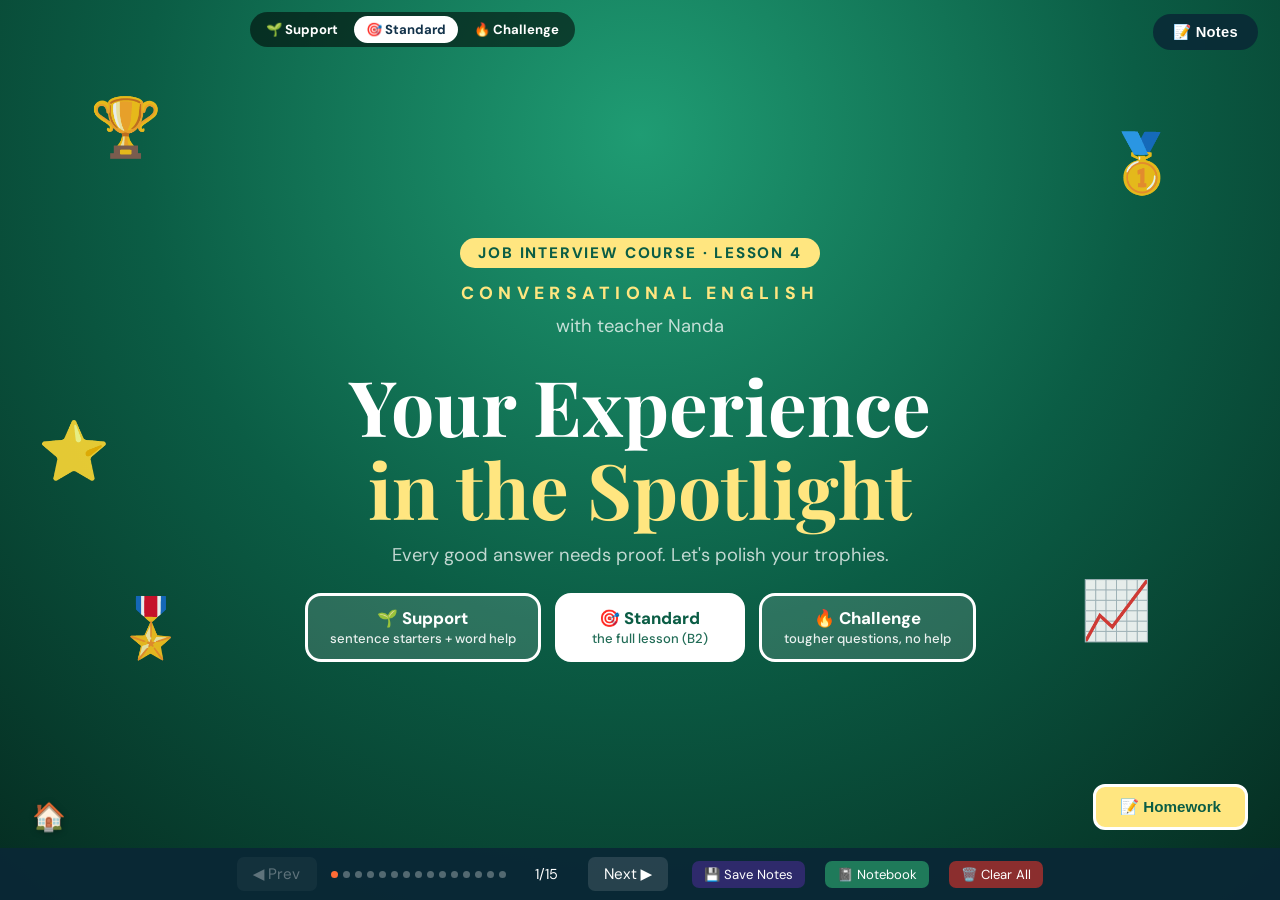
<file: L4/index.html>
<!DOCTYPE html>
<html lang="en">
<head>
<meta charset="UTF-8">
<meta name="viewport" content="width=device-width, initial-scale=1.0">
<title>Job Interview 4 — Your Experience in the Spotlight</title>
<link rel="preconnect" href="https://fonts.googleapis.com">
<link href="https://fonts.googleapis.com/css2?family=Playfair+Display:wght@700;800;900&family=DM+Sans:wght@400;500;700;800&display=swap" rel="stylesheet">
<style>
  * { box-sizing: border-box; }
  body { margin:0; font-family:'Segoe UI', system-ui, sans-serif; background:#0A0A0A; }
  #deck { position:relative; width:100%; height:100vh; overflow:hidden; }
  .slide {
    position:absolute; inset:0; opacity:0; pointer-events:none;
    transition:opacity .35s ease; overflow-y:auto; min-height:100vh;
    display:flex; flex-direction:column; background:#fff;
  }
  .slide.active { opacity:1; pointer-events:auto; }

  /* ===== COVER / HW COVER ===== */
  #s1, #hw-cover {
    background: linear-gradient(135deg, #180B08 0%, #3D1810 30%, #6B2318 55%, #8B3A1E 75%, #C44D1E 100%);
    align-items:center; justify-content:center;
  }
  .title-inner { position:relative; width:100%; height:100%; display:flex; flex-direction:column; align-items:center; justify-content:center; padding:40px; }
  .title-label { text-transform:uppercase; letter-spacing:.18em; font-size:1.1rem; font-weight:500; color:rgba(255,255,255,.65); margin-bottom:10px; }
  .title-sub { font-size:1.15rem; font-weight:400; color:rgba(255,255,255,.75); margin-bottom:26px; }
  .title-main { font-size:3.4rem; font-weight:900; color:#fff; line-height:1.1; text-align:center; max-width:900px; }
  .title-accent { color:#FF6B35; text-shadow:0 0 28px rgba(255,107,53,.5); }
  .hw-badge { background:rgba(255,255,255,.1); border-radius:8px; padding:7px 22px; font-size:1rem; letter-spacing:.15em; color:rgba(255,255,255,.85); text-transform:uppercase; font-weight:600; margin-bottom:32px; }

  /* ===== BANNERS ===== */
  .banner { width:100%; padding:13px 28px; font-size:1.1rem; font-weight:700; letter-spacing:.03em; display:flex; align-items:center; gap:10px; flex-shrink:0; color:#fff; }
  .banner-leadin    { background:#D35400; }
  .banner-listening { background:#0E7A8A; }
  .banner-speaking  { background:#B23A6B; }
  .banner-grammar   { background:#5A2E8C; }
  .banner-pron      { background:#A8571E; }
  .banner-reading   { background:#2A6B42; }
  .banner-vocab     { background:#1E7A5F; }
  .banner-video     { background:#A83232; }
  .banner-review    { background:#2E2A6B; }
  .banner-hw        { background:#1C2B3A; }

  .slide-main { flex:1; overflow-y:auto; width:100%; display:flex; flex-direction:column; padding-bottom:60px; }
  .content { padding:24px 48px 20px; flex:1; }
  h2 { font-size:1.85rem; font-weight:800; color:#1C2B3A; margin:0 0 14px; }
  .instruction { font-size:1.08rem; font-weight:700; color:#1C2B3A; margin:0 0 18px; }
  .inst-light { font-size:1.05rem; font-weight:400; color:#1C2B3A; margin:0 0 18px; line-height:1.7; }
  .discuss-label { font-size:1.08rem; font-weight:700; color:#1C2B3A; margin:0 0 14px; line-height:1.7; }
  .section-subhead { font-size:1.3rem; font-weight:800; color:#5A2E8C; margin:24px 0 10px; }
  .discuss-list { margin:0 0 18px; padding-left:22px; line-height:1.9; font-size:1.06rem; color:#1C2B3A; }
  .discuss-list li { margin-bottom:10px; }
  .discuss-box { background:#F4F8FA; border-left:6px solid #0E7A8A; border-radius:12px; padding:16px 20px 4px; margin-top:20px; }
  .discuss-box .discuss-label { margin-bottom:10px; line-height:1.7; }
  .discuss-box .discuss-list { margin-bottom:12px; }

  /* ===== CARDS / EXERCISE CONTAINERS ===== */
  .card { background:#F4F8FA; border-radius:12px; padding:1.5rem; box-shadow:0 2px 8px rgba(0,0,0,.06); margin-bottom:20px; }
  .book-placeholder { border:2px dashed #C9A227; background:#FBF6E8; border-radius:12px; padding:32px 24px; text-align:center; color:#7A5A1E; font-weight:600; margin-bottom:20px; }
  .book-placeholder .bp-icon { font-size:2.2rem; display:block; margin-bottom:8px; }
  .book-placeholder .bp-note { font-weight:400; font-size:1.05rem; color:#9A7A2E; margin-top:6px; }
  .lead-img-wrap { text-align:center; margin-bottom:20px; }
  .lead-img { width:100%; max-height:280px; object-fit:cover; border-radius:14px; box-shadow:0 4px 16px rgba(0,0,0,.15); }
  .lead-img-caption { font-size:1.08rem; font-style:italic; font-weight:700; color:#8B3A1E; margin:12px 0 0; }

  .ex-row { font-size:1.06rem; line-height:1.7; margin-bottom:10px; color:#1C2B3A; }
  .ans-input { border:none; border-bottom:2px solid #5A2E8C; background:transparent; font-size:1.05rem; font-weight:700; width:160px; padding:2px 4px; text-align:left; font-family:inherit; color:#1C2B3A; }
  .ans-input.small { width:120px; }
  .ans-input.wide { width:100%; margin-top:6px; }
  .ans-input.half { width:50%; margin-top:6px; }
  textarea.ans-input { display:block; min-height:70px; resize:vertical; text-align:left; }
  .ans-input:focus { outline:none; border-bottom-color:#B23A6B; }
  .ans-input.correct { color:#1A7A4A; border-bottom-color:#1A7A4A; }
  .ans-input.wrong { color:#C4614A; border-bottom-color:#C4614A; }
  .ans-input.empty-warn { color:#C98A1E; border-bottom-color:#C98A1E; }

  .two-col { columns:2; column-gap:40px; }
  .two-col .ex-row { break-inside:avoid; }
  .fixed-two-col { display:grid; grid-template-columns:1fr 1fr; gap:0 40px; align-items:start; }
  .fixed-three-col { display:grid; grid-template-columns:1fr 1fr 1fr; gap:0 28px; align-items:start; }

  .btn-row { display:flex; gap:12px; justify-content:center; margin-top:22px; flex-wrap:wrap; }
  .btn-check { background:#5A2E8C; color:#fff; border:none; border-radius:8px; padding:11px 26px; font-size:.95rem; font-weight:700; cursor:pointer; font-family:inherit; }
  .btn-reset { background:#e8e8ec; color:#333; border:none; border-radius:8px; padding:11px 26px; font-size:.95rem; font-weight:700; cursor:pointer; font-family:inherit; }
  .btn-suggest { background:#1B6E96; color:#fff; border:none; border-radius:8px; padding:11px 26px; font-size:.95rem; font-weight:700; cursor:pointer; font-family:inherit; }

  .suggest-box { display:none; background:#EAF4F6; border-left:4px solid #1B6E96; border-radius:8px; padding:16px 20px; margin-top:16px; font-size:1.05rem; line-height:1.7; color:#1C2B3A; }
  .suggest-box.show { display:block; }
  .suggest-box li { margin-bottom:6px; }

  /* circle MC */
  .circ-num { display:inline-flex; align-items:center; justify-content:center; width:24px; height:24px; border-radius:6px; font-weight:800; background:#eee; color:#5A2E8C; margin-right:8px; font-size:.9rem; }
  .circ-opt { border:1.5px solid #ccc; border-radius:14px; padding:4px 14px; margin:2px 4px; background:#fff; cursor:pointer; font-family:inherit; font-size:1.05rem; color:#1C2B3A; }
  .circ-opt.picked { border-color:#5A2E8C; background:#EEE7F7; font-weight:700; }
  .circ-opt.correct { border-color:#1A7A4A; background:#E3F5EA; color:#1A7A4A; font-weight:800; }
  .circ-opt.wrong { border-color:#C4614A; background:#FBEAE6; color:#C4614A; font-weight:800; }
  .example-badge { background:#2E7D32;color:#fff;display:inline-flex;align-items:center;justify-content:center;width:24px;height:24px;border-radius:6px;font-weight:800; margin-right:8px; font-size:.9rem; }

  /* classify */
  .classify-bank { display:flex; flex-wrap:wrap; gap:8px; margin-bottom:20px; }
  .classify-chip { border:1.5px solid #5A2E8C; color:#5A2E8C; border-radius:20px; padding:6px 16px; cursor:pointer; font-weight:700; font-size:1.05rem; background:#fff; font-family:inherit; }
  .classify-chip.selected { background:#5A2E8C; color:#fff; }
  .classify-chip.used { opacity:.35; cursor:default; border-style:dashed; }
  .classify-cols { display:grid; grid-template-columns:repeat(2,1fr); gap:14px; }
  .classify-col { background:#fff; border:2px solid #ddd; border-radius:10px; padding:14px; min-height:70px; cursor:pointer; }
  .classify-col h4 { margin:0 0 8px; font-size:1.1rem; color:#5A2E8C; }
  .classify-col .placed { display:inline-block; background:#EEE7F7; border-radius:14px; padding:3px 10px; margin:3px; font-size:1.05rem; font-weight:700; }
  .classify-col .placed.correct { background:#E3F5EA; color:#1A7A4A; }
  .classify-col .placed.wrong { background:#FBEAE6; color:#C4614A; }

  /* match colour pair */
  .match-wrap { display:grid; grid-template-columns:1fr 1fr; gap:40px; background:#F8FAFB; border-radius:14px; padding:1.3rem 1.4rem; }
  .match-col-head { font-weight:800; font-size:1.05rem; letter-spacing:.02em; margin-bottom:12px; padding-bottom:8px; border-bottom:2px solid #E0E6EC; }
  .match-col-head.mc-left { color:#5A2E8C; }
  .match-col-head.mc-right { color:#A8571E; }
  .match-item { padding:11px 14px; border-radius:8px; border:1.5px solid #ddd; margin-bottom:10px; cursor:pointer; font-size:1.05rem; color:#1C2B3A; user-select:none; position:relative; transition:border-color .15s, box-shadow .15s, transform .15s; background:#fff; box-shadow:0 1px 3px rgba(0,0,0,.06); display:flex; align-items:flex-start; }
  .match-item:not(.example-pair):hover { box-shadow:0 3px 10px rgba(0,0,0,.14); transform:translateY(-1px); }
  .match-item.example-pair { cursor:default; background:#EAF6EE !important; border-color:#2E7D32 !important; }
  .match-item.c0 { border-color:#7B2D8E; border-width:3px; background:#F3E6F7; box-shadow:0 0 0 2px rgba(123,45,142,.25); }
  .match-item.c1 { border-color:#C9822E; border-width:3px; background:#FBEFE0; box-shadow:0 0 0 2px rgba(201,130,46,.25); }
  .match-item.c2 { border-color:#2A5A9E; border-width:3px; background:#E3EBFA; box-shadow:0 0 0 2px rgba(42,90,158,.25); }
  .match-item.c3 { border-color:#0E7A8A; border-width:3px; background:#E3F2F4; box-shadow:0 0 0 2px rgba(14,122,138,.25); }
  .match-item.c4 { border-color:#B23A6B; border-width:3px; background:#F8E6EE; box-shadow:0 0 0 2px rgba(178,58,107,.25); }
  .match-item.c5 { border-color:#8C7A1E; border-width:3px; background:#F5F1DD; box-shadow:0 0 0 2px rgba(140,122,30,.25); }
  .match-item.c6 { border-color:#4A5A8C; border-width:3px; background:#E6E9F5; box-shadow:0 0 0 2px rgba(74,90,140,.25); }
  .match-item.c7 { border-color:#3E8C5E; border-width:3px; background:#E6F5EC; box-shadow:0 0 0 2px rgba(62,140,94,.25); }
  .match-item.picking { border-color:#5A2E8C; border-width:3px; border-style:dashed; box-shadow:0 0 0 2px rgba(90,46,140,.2); }
  .match-item.correctpair { outline:3px solid #1A7A4A; background:#1A7A4A !important; color:#fff; }
  .match-item.wrongpair { outline:3px solid #C4614A; background:#C4614A !important; color:#fff; }

  /* word bank tiles */
  .wb-bank { display:flex; flex-wrap:wrap; gap:8px; margin-bottom:18px; }
  .wb-bank.book-style { border-top:3px double #333; border-bottom:1px solid #ccc; padding:12px 4px; }
  .wb-tile { border:1.5px solid #A8571E; color:#A8571E; background:#fff; border-radius:18px; padding:6px 16px; cursor:pointer; font-weight:700; font-family:inherit; font-size:1.05rem; }
  .wb-tile.used { opacity:.35; border-style:dashed; cursor:default; }
  .wb-tile.selected { background:#A8571E; color:#fff; }
  .wb-tile.example-used { opacity:.5; border-style:dashed; cursor:default; text-decoration:line-through; }
  .wb-blank { display:inline-block; min-width:90px; border-bottom:2px solid #A8571E; padding:2px 8px; margin:0 3px; cursor:pointer; font-weight:700; color:#A8571E; text-align:center; }
  .wb-blank.filled { border-style:solid; }
  .wb-blank.correct { color:#1A7A4A; border-color:#1A7A4A; }
  .wb-blank.wrong { color:#C4614A; border-color:#C4614A; }

  /* audio / video placeholders */
  .audio-box { background:#f0f4f8; border-radius:999px; padding:10px 18px; display:flex; align-items:center; gap:14px; margin-bottom:18px; }
  .audio-box audio { width:100%; }
  .speaker-grid { display:grid; grid-template-columns:repeat(4,1fr); gap:16px; margin-bottom:22px; }
  .speaker-card { background:#F4F8FA; border-radius:14px; padding:12px; }
  .speaker-card img { width:100%; height:120px; object-fit:cover; border-radius:10px; display:block; }
  .speaker-card .sp-name { font-size:1.05rem; font-weight:800; color:#1C2B3A; margin:10px 0 8px; text-align:center; }
  .speaker-card .audio-box { margin-bottom:0; padding:6px 10px; }
  .who-table { border:1px solid #E2E8E2; border-radius:12px; overflow:hidden; }
  .who-row { display:grid; grid-template-columns:1fr repeat(4,86px); align-items:center; gap:8px; padding:9px 14px; border-bottom:1px solid #E2E8E2; font-size:1.06rem; line-height:1.5; color:#1C2B3A; }
  .who-row:last-child { border-bottom:none; }
  .who-row.who-head { background:#F4F8FA; font-weight:800; }
  .who-row.who-head span { text-align:center; }
  .who-row.who-head span:first-child { text-align:left; }
  .who-row .circ-opt { width:100%; margin:0; text-align:center; padding:4px 0; }
  .video-box { background:#1C2B3A; border-radius:14px; padding:16px 20px; margin-bottom:18px; }
  .video-box video { width:100%; border-radius:8px; display:block; }
  .video-box p { color:#fff; font-size:1.05rem; margin:0 0 10px; font-weight:700; letter-spacing:.02em; }
  .glossary-note { font-size:1.05rem; color:#666; font-style:italic; margin-top:10px; }
  .glossary-box { background:#F4F8FA; border-radius:10px; padding:14px 18px; margin-bottom:16px; }
  .glossary-box h4 { margin:0 0 8px; font-size:1rem; color:#5A2E8C; }
  .glossary-box p { margin:0 0 6px; font-size:1.05rem; line-height:1.7; color:#1C2B3A; }
  .glossary-box b { color:#1C2B3A; }

  /* answer key toggle */
  .akey-box { display:none; background:#F3EEF7; border-left:4px solid #5A2E8C; border-radius:8px; padding:16px 20px; margin-top:16px; font-size:1.05rem; line-height:1.7; color:#1C2B3A; }
  .akey-box.show { display:block; }
  .akey-box li { margin-bottom:8px; }
  .btn-akey { background:#5A2E8C; color:#fff; border:none; border-radius:8px; padding:11px 26px; font-size:.95rem; font-weight:700; cursor:pointer; font-family:inherit; }

  /* grammar theory / form reference */
  .gram-box { background:#F4F8FA; border-radius:12px; padding:18px 22px; margin-bottom:16px; border-left:6px solid #5A2E8C; }
  .gram-box h3 { margin:0 0 8px; font-size:1.1rem; color:#5A2E8C; }
  .gram-box p { font-size:1.06rem; line-height:1.7; color:#1C2B3A; margin:0 0 8px; }
  .gram-box .hl { font-weight:800; color:#5A2E8C; }
  .gram-box ul { margin:6px 0 0; padding-left:20px; font-size:1.05rem; line-height:1.8; color:#1C2B3A; }
  .gram-note { background:#FDF3D6; border-left:4px solid #C9A227; border-radius:8px; padding:14px 18px; font-size:1.05rem; color:#7A5A1E; margin-top:6px; line-height:1.7; }
  .gram-mistake { background:#FDEBEA; border-left:4px solid #C4614A; border-radius:8px; padding:14px 18px; font-size:1.05rem; color:#7A2A1E; margin-top:10px; line-height:1.7; }
  .gram-mistake s { color:#922B21; }
  .ex-example-centered { text-align:center; font-size:1.06rem; font-style:italic; color:#1A5030; background:#EAF6EE; border-radius:10px; padding:14px 24px; margin:0 0 22px; font-weight:600; line-height:1.7; }
  .ex-example-centered .ex-tag { display:block; font-style:normal; font-weight:800; letter-spacing:.06em; font-size:.78rem; text-transform:uppercase; color:#2F7A52; margin-bottom:6px; }

  /* CCQ box */
  .gx-two { display:grid; grid-template-columns:3fr 2fr; gap:20px; align-items:start; }
  .gx-board { background:#F4F8FA; border-radius:10px; padding:14px 18px; }
  .gx-board h4, .gx-h { margin:0 0 10px; color:#5A2E8C; font-size:1.1rem; }
  .gx-board .ex-row { margin-bottom:8px; line-height:1.6; }
  mark.gx-if { background:#E7EAF7; color:#3B4C99; font-weight:800; padding:1px 6px; border-radius:5px; }
  mark.gx-main { background:#FFF0D9; color:#9A5B00; font-weight:800; padding:1px 6px; border-radius:5px; }
  .ccq-box { background:#F4F8FA; border-radius:10px; padding:14px 18px; margin:14px 0; }
  .ccq-label { font-weight:700; color:#5A2E8C; margin-bottom:8px; font-size:1.05rem; }
  .ccq-list { list-style:none; margin:0; padding:0; display:flex; flex-direction:column; gap:8px; }
  .ccq-list li { font-size:1.05rem; color:#1C2B3A; line-height:1.7; }
  .ccq-list em { color:#5A2E8C; font-weight:700; font-style:normal; }
  .ccq-reveal-btn { background:#5A2E8C; color:#fff; border:none; border-radius:20px; padding:4px 14px; font-size:1.05rem; font-weight:700; cursor:pointer; margin-right:10px; }
  .ccq-reveal-btn:hover { background:#7A45B5; }
  .ccq-answer { display:none; color:#1A5030; font-weight:600; }
  .ccq-answer.show { display:inline; }

  /* speaking interview cards */
  /* ---- Risk Bingo ---- */
  .bingo-layout { display:grid; grid-template-columns:auto 1fr; gap:26px; align-items:start; }
  .bingo-card { display:grid; grid-template-columns:repeat(4,72px); gap:8px; }
  .bingo-cell { height:72px; border-radius:12px; border:2px solid #B23A6B; background:#fff; color:#B23A6B; font-family:inherit; font-size:1.6rem; font-weight:800; cursor:default; display:flex; align-items:center; justify-content:center; transition:background .25s, color .25s, transform .25s; }
  .bingo-cell.marked { background:#B23A6B; color:#fff; transform:scale(.94); }
  .bingo-cell.inline { box-shadow:0 0 0 4px #F2C14E; }
  .bingo-ball { width:120px; height:120px; border-radius:50%; background:#B23A6B; color:#fff; font-size:3rem; font-weight:800; display:flex; align-items:center; justify-content:center; margin:0 auto 16px; box-shadow:0 6px 18px rgba(178,58,107,.35); }
  .bingo-ball.empty { background:#F0E4EA; color:#B23A6B; }
  .bingo-prompt { background:#F8F0F4; border-left:6px solid #B23A6B; border-radius:12px; padding:18px 22px; min-height:150px; }
  .bingo-area { font-size:1.05rem; font-weight:800; color:#B23A6B; margin:0 0 8px; text-transform:uppercase; letter-spacing:.04em; }
  .bingo-q { font-size:1.15rem; line-height:1.6; color:#1C2B3A; margin:0; }
  .bingo-status { text-align:center; font-size:1.05rem; font-weight:700; color:#1C2B3A; margin-top:14px; min-height:1.6em; }
  .bingo-status.win { color:#B23A6B; font-size:1.25rem; }

  /* image placeholder */
  .img-placeholder { background:linear-gradient(135deg,#FBEFE0,#F5DCC0); border-radius:10px; display:flex; flex-direction:column; align-items:center; justify-content:center; color:#8B5A1E; font-size:.95rem; font-weight:600; border:2px dashed #D9B36C; margin:8px 0; padding:24px; text-align:center; min-height:120px; }
  .img-placeholder .ip-icon { font-size:1.8rem; margin-bottom:6px; }
  .photo-grid { display:grid; grid-template-columns:repeat(2,1fr); gap:14px; margin-bottom:16px; }
  .photo-item { position:relative; }
  .photo-item .img-placeholder { min-height:140px; margin:0; }
  .photo-num { position:absolute; top:8px; left:8px; background:#1C2B3A; color:#fff; width:26px; height:26px; border-radius:50%; display:flex; align-items:center; justify-content:center; font-weight:800; font-size:.9rem; }
  .photo-label { margin-top:6px; }
  .photo-label .wb-blank { display:block; width:100%; text-align:center; }

  /* article */
  .article-box { background:#FAFAF8; border-radius:12px; padding:20px 24px; margin-bottom:16px; border:1px solid #eee; }
  .article-box h3 { font-size:1.3rem; font-weight:900; color:#1C2B3A; margin:0 0 4px; line-height:1.3; }
  .article-box h3 .hl { background:#A83232; color:#fff; padding:2px 8px; border-radius:4px; }
  .article-box p { font-size:1.05rem; line-height:1.75; color:#1C2B3A; margin:0 0 14px; }
  .article-box p:last-child { margin-bottom:0; }

  /* checkbox tick list */
  .tick-list { display:flex; flex-direction:column; gap:8px; margin:10px 0 18px; }
  .tick-item { display:flex; align-items:center; gap:12px; padding:9px 14px; border:1.5px solid #ddd; border-radius:8px; cursor:pointer; font-size:1.05rem; color:#1C2B3A; background:#fff; transition:all .15s; }
  .tick-item:hover { border-color:#2A6B42; }
  .tick-box { width:22px; height:22px; border:2px solid #999; border-radius:5px; flex-shrink:0; display:flex; align-items:center; justify-content:center; font-size:.85rem; color:#fff; font-weight:800; }
  .tick-item.picked { border-color:#2A6B42; background:#EAF6EE; }
  .tick-item.picked .tick-box { background:#2A6B42; border-color:#2A6B42; }
  .tick-item.correct { border-color:#1A7A4A; background:#E3F5EA; }
  .tick-item.correct .tick-box { background:#1A7A4A; border-color:#1A7A4A; }
  .tick-item.wrong { border-color:#C4614A; background:#FBEAE6; }
  .tick-item.wrong .tick-box { background:#C4614A; border-color:#C4614A; }
  .tick-item.missed { border-color:#C98A1E; background:#FDF3D6; }

  /* dice */
  .dice-box { text-align:center; background:#F4F8FA; border-radius:14px; padding:30px; }
  .die-face { font-size:3.5rem; margin-bottom:16px; }
  .dice-prompt { font-size:1.15rem; font-weight:700; color:#1C2B3A; margin-top:16px; min-height:30px; }
  .book-hl { background:#D9D9D9; padding:1px 5px; border-radius:3px; }

  /* review */
  .review-grid { display:grid; grid-template-columns:1fr 1fr; gap:14px; margin:10px 0; }

  /* score scale (Listening 1a) */
  .score-card { background:#F4F8FA; border-radius:12px; padding:18px 22px; margin-bottom:16px; }
  .env-row { display:grid; grid-template-columns:1fr auto; align-items:center; gap:16px; padding:9px 0; border-bottom:1px solid #e2e8e2; font-size:1.05rem; color:#1C2B3A; }
  .env-row:last-child { border-bottom:none; }
  .env-row .env-label { min-width:0; }
  .env-scale { display:flex; gap:6px; }
  .scale-head { display:grid; grid-template-columns:1fr auto; gap:16px; align-items:end; padding-bottom:8px; }
  .scale-head .scale-anchors { display:flex; gap:6px; }
  .scale-head .scale-anchors span { width:32px; text-align:center; font-size:.7rem; line-height:1.2; color:#5A6B7A; font-style:italic; }
  .env-pill { width:32px; height:32px; border-radius:50%; border:1.5px solid #0E7A8A; color:#0E7A8A; background:#fff; cursor:pointer; font-weight:700; font-size:.95rem; display:flex; align-items:center; justify-content:center; font-family:inherit; }
  .env-pill.picked { background:#0E7A8A; color:#fff; }

  /* ===== NAV / NOTES / HOME ===== */
  #notesBtn { position:fixed; top:14px; right:22px; z-index:1000; background:rgba(10,40,54,.88); color:#fff; border:none; padding:9px 20px; border-radius:22px; cursor:pointer; font-size:.92rem; font-weight:600; letter-spacing:.02em; transition:background .2s; backdrop-filter:blur(4px); }
  #notesBtn:hover { background:rgba(10,40,54,1); }
  #notesDragHandle { cursor: move; user-select: none; padding: 2px 8px; margin-right: 4px; opacity: .55; font-size: .95rem; border-radius: 4px; display: inline-block; }
  #notesDragHandle:hover { opacity: 1; background: rgba(255,255,255,.15); }
  #notesPanel.dragging { transition: none !important; }
  #homeBtn { position:fixed; top:14px; left:50%; transform:translateX(-50%); z-index:1000; display:none; background:rgba(10,40,54,.88); color:#fff; border:none; width:38px; height:38px; border-radius:50%; cursor:pointer; font-size:1.1rem; align-items:center; justify-content:center; transition:background .2s; backdrop-filter:blur(4px); }
  #homeBtn:hover { background:rgba(20,96,122,.95); }
  #notesPanel { position:fixed; top:54px; right:22px; z-index:999; width:360px; max-height:0; overflow:hidden; transition:max-height .35s ease, opacity .25s ease; opacity:0; border-radius:14px; }
  #notesPanel.open { max-height:320px; opacity:1; }
  #notesPanel.cover { left:50%; right:auto; top:56px; transform:translateX(-50%); width:min(760px,94vw); max-height:calc(100vh - 110px) !important; display:flex; flex-direction:column; }
  #notesPanel.cover #notesTA { min-height:calc(100vh - 210px) !important; max-height:calc(100vh - 210px) !important; overflow-y:auto; }
  #notesToolbar { display:flex; gap:5px; padding:6px 10px; background:rgba(10,40,54,.7); border-radius:10px 10px 0 0; align-items:center; flex-wrap:wrap; }
  #notesToolbar button { background:rgba(255,255,255,.12); border:none; border-radius:5px; color:#fff; font-size:.85rem; padding:3px 9px; cursor:pointer; font-family:inherit; transition:background .15s; }
  #notesToolbar button:hover { background:rgba(255,255,255,.25); }
  #notesTA { width:100%; min-height:220px; max-height:260px; padding:14px; border:none; border-radius:0 0 14px 14px; outline:none; font-size:1rem; line-height:1.55; background:rgba(10,40,54,.92); color:#fff; font-family:inherit; backdrop-filter:blur(6px); box-sizing:border-box; overflow-y:auto; }
  #notesTA:empty::before { content:attr(data-placeholder); color:rgba(255,255,255,.4); pointer-events:none; }
  #notesTA [style*="background-color"] { color:#1a1a1a !important; }
  #nav { position:fixed; bottom:0; left:0; right:0; height:52px; background:rgba(10,40,54,.96); z-index:500; display:flex; align-items:center; justify-content:center; gap:14px; }
  #nav button { background:rgba(255,255,255,.12); color:#fff; border:none; border-radius:7px; padding:7px 16px; font-size:.95rem; cursor:pointer; font-family:inherit; }
  #nav button:disabled { opacity:.35; cursor:default; }
  #dots { display:flex; gap:5px; flex-wrap:wrap; max-width:360px; justify-content:center; }
  .dot { width:7px; height:7px; border-radius:50%; background:rgba(255,255,255,.3); cursor:pointer; }
  .dot.active { background:#FF6B35; }
  #counter { color:#fff; font-size:.9rem; min-width:54px; text-align:center; }

  /* print */
  .slide-notes-print { display:none; }
  .lesson-link-print { display:none; }
  @media print {
    @page { margin:1.2cm; }
    * { -webkit-print-color-adjust:exact !important; print-color-adjust:exact !important; }
    html, body { height:auto !important; overflow:visible !important; background:#fff !important; display:block !important; }
    #deck { overflow:visible !important; height:auto !important; display:block !important; position:static !important; }
    #notesBtn, #notesPanel, #nav, #homeBtn { display:none !important; }
    body.print-all .slide { display:flex !important; flex-direction:column !important; position:relative !important; inset:auto !important; opacity:1 !important; padding:16px 24px !important; page-break-after:always; break-after:page; min-height:0 !important; height:auto !important; }
    .slide * { flex:none !important; height:auto !important; min-height:0 !important; max-height:none !important; }
    .slide-main, .content { overflow:visible !important; }
    img, video { max-height:240px !important; width:auto !important; max-width:100% !important; object-fit:contain !important; }
    body.print-all .slide::before { content:"Job Interview 4 \2014  Your Experience in the Spotlight"; display:block !important; font-size:10px; color:#999; font-family:'Segoe UI', Arial, sans-serif; padding-bottom:5px; border-bottom:1px solid #ddd; margin-bottom:8px; }
    body.print-all #s1::before { display:none !important; }
    .lesson-link-print { display:block !important; padding:28px 32px; margin-bottom:20px; background:linear-gradient(135deg, #180B08 0%, #3D1810 30%, #6B2318 55%, #8B3A1E 75%, #C44D1E 100%); border-radius:12px; text-align:center; font-family:'Segoe UI', Arial, sans-serif; }
    .lesson-link-print .lp-title { display:block; font-size:30px; font-weight:900; color:#fff; margin-bottom:10px; letter-spacing:.01em; line-height:1.2; }
    .lesson-link-print .lp-sub { display:block; font-size:20px; color:rgba(255,255,255,.88); font-weight:500; }
    .lesson-link-print a { color:#FF6B35; font-weight:800; text-decoration:underline; font-size:20px; }
    .slide-notes-print { display:block !important; margin-top:12px; padding:10px 14px; border-top:2px solid #0E5A8A; background:#E3F2FD; border-radius:6px; font-size:12px; line-height:1.6; color:#1A1A2E; }
    .slide-notes-print-label { font-size:10px; font-weight:800; color:#0E5A8A; text-transform:uppercase; letter-spacing:1px; margin-bottom:4px; display:block; }
    .card-body, .card-body * { color:#1a1a1a !important; }
  }


/* ===== JOB INTERVIEW COURSE — shared components (colors come from per-lesson :root vars) ===== */
.content { zoom:1.25; }
@media print { .content { zoom:1; } }
.slide { background:var(--paper,#fff); }
.slide-main { background-image:var(--pattern,none); background-size:var(--patsize,auto); }
h2 { font-family:var(--fh,'Fredoka'),sans-serif; color:var(--c1); }
.instruction, .inst-light, .discuss-label { color:var(--ink,#1C2B3A); }
.banner { background:linear-gradient(90deg,var(--c1),var(--c2)) !important; font-family:var(--fh,'Fredoka'),sans-serif; font-size:1.2rem; }
.btn-check { background:var(--c1); }
.ans-input { border-bottom-color:var(--c2); }
.circ-num { color:var(--c1); }
.gram-box { border-left-color:var(--c2); background:var(--c3); }
.gram-box h3, .gram-box .hl { color:var(--c1); }

/* ---- level switch ---- */
.sup, .chal, .sup-i, .chal-i { display:none; }
.lv-support .sup, .lv-challenge .chal { display:block; }
.lv-support .sup-i, .lv-challenge .chal-i { display:inline; }
.lv-support .nsup { display:none; }
.sup { background:#E9F7EF; border-left:5px solid #2FA36B; border-radius:10px; padding:12px 16px; margin:12px 0; font-size:1.02rem; line-height:1.7; color:#1C4A33; }
.sup::before { content:"🌱 Support"; display:block; font-weight:800; font-size:.78rem; letter-spacing:.1em; text-transform:uppercase; color:#2FA36B; margin-bottom:2px; }
.chal { background:#FFF0E6; border-left:5px solid #E8590C; border-radius:10px; padding:12px 16px; margin:12px 0; font-size:1.02rem; line-height:1.7; color:#6B2A05; }
.chal::before { content:"🔥 Challenge"; display:block; font-weight:800; font-size:.78rem; letter-spacing:.1em; text-transform:uppercase; color:#E8590C; margin-bottom:2px; }
#lvBar { position:fixed; top:12px; left:250px; z-index:1100; display:flex; gap:4px; background:rgba(0,0,0,.55); padding:4px; border-radius:999px; }
#lvBar button { border:none; border-radius:999px; padding:5px 12px; font-size:.82rem; font-weight:700; cursor:pointer; background:transparent; color:#fff; font-family:inherit; }
#lvBar button.on { background:#fff; color:#12324A; }
.lv-pick { display:flex; gap:14px; margin-top:26px; flex-wrap:wrap; justify-content:center; position:relative; z-index:4; }
.lv-pick button { border:3px solid #fff; border-radius:16px; padding:12px 22px; font-size:1.05rem; font-weight:800; cursor:pointer; background:rgba(255,255,255,.14); color:#fff; font-family:inherit; min-width:190px; line-height:1.3; }
.lv-pick button small { display:block; font-weight:500; font-size:.82rem; opacity:.9; }
.lv-pick button.on { background:#fff; color:var(--c1); }

/* ---- cover ---- */
.cv-chip { position:absolute; z-index:1; font-size:clamp(2rem,4.5vw,4rem); opacity:.9; animation:cvf 7s ease-in-out infinite; }
@keyframes cvf { 0%,100%{ transform:translateY(0) rotate(-4deg);} 50%{ transform:translateY(-16px) rotate(5deg);} }
.title-main { font-family:var(--fh,'Fredoka'),sans-serif; color:#fff; font-weight:700; line-height:1.08; font-size:clamp(2.8rem,6vw,5.2rem); position:relative; z-index:3; }
.title-accent { color:var(--c4); text-shadow:none; }
.title-label { color:var(--c4); font-weight:800; letter-spacing:.3em; }
.course-tag { display:inline-block; background:var(--c4); color:var(--c1); font-weight:800; border-radius:999px; padding:5px 18px; font-size:.95rem; letter-spacing:.12em; text-transform:uppercase; margin-bottom:14px; position:relative; z-index:3; }
.cover-btn { background:var(--c4) !important; color:var(--c1) !important; border:3px solid #fff !important; border-radius:12px !important; font-weight:800 !important; }

/* ---- tip / pattern boxes ---- */
.tipbox { background:var(--c3); border-left:6px solid var(--c2); border-radius:12px; padding:16px 22px; margin:0 0 16px; font-size:1.06rem; line-height:1.75; color:var(--ink,#1C2B3A); }
.tipbox h3 { margin:0 0 8px; font-size:1.12rem; color:var(--c1); font-family:var(--fh,'Fredoka'),sans-serif; }
.chip-a, .chip-b, .chip-c { font-weight:800; padding:1px 9px; border-radius:6px; }
.chip-a { color:#1B6E96; background:#E1F0F7; } .chip-b { color:#B03A5B; background:#FBE6EC; } .chip-c { color:#1A7A4A; background:#E3F5EA; }
.twocol { display:grid; grid-template-columns:1fr 1fr; gap:22px; align-items:start; }
.stack { display:flex; flex-direction:column; gap:12px; }
.bigq { font-family:var(--fh,'Fredoka'),sans-serif; font-size:1.7rem; line-height:1.35; color:var(--c1); background:#fff; border:3px solid var(--c2); border-radius:18px; padding:18px 24px; box-shadow:5px 5px 0 var(--c2); }

/* ---- flag sort ---- */
.fs { display:grid; grid-template-columns:1fr 1fr; gap:14px 28px; }
.fs-col { display:flex; flex-direction:column; gap:12px; }
.fs-card { background:#fff; border:2px solid #D5DEE5; border-radius:14px; padding:12px 16px; font-size:1.05rem; line-height:1.6; }
.fs-card .fs-t { display:block; margin-bottom:8px; }
.fs-btn { border:2px solid #C9D3DB; background:#F6F8FA; border-radius:999px; padding:4px 14px; margin-right:6px; font-family:inherit; font-size:.92rem; font-weight:700; cursor:pointer; color:#33475B; }
.fs-btn.sel { background:var(--c1); color:#fff; border-color:var(--c1); }
.fs-card.ok { border-color:#1A7A4A; background:#E3F5EA; } .fs-card.bad { border-color:#C4614A; background:#FBEAE6; } .fs-card.empty-warn { border-color:#C98A1E; background:#FFF6E1; }

/* ---- multi pick ---- */
.mp { display:grid; grid-template-columns:1fr 1fr; gap:12px 20px; }
.mp-opt { border:2px solid #C9D3DB; background:#fff; border-radius:14px; padding:12px 16px; font-size:1.05rem; line-height:1.55; cursor:pointer; text-align:left; font-family:inherit; color:var(--ink,#1C2B3A); }
.mp-opt.picked { border-color:var(--c2); background:var(--c3); font-weight:700; }
.mp-opt.ok { border-color:#1A7A4A; background:#E3F5EA; color:#1A7A4A; font-weight:800; } .mp-opt.bad { border-color:#C4614A; background:#FBEAE6; color:#C4614A; font-weight:800; }

/* ---- order chips ---- */
.og-slots { display:flex; flex-direction:column; gap:8px; margin-bottom:14px; }
.og-slot { min-height:50px; border:2px dashed #B8C4CE; border-radius:12px; padding:5px 8px 5px 48px; position:relative; background:#FAFBFC; display:flex; align-items:center; }
.og-slot::before { content:attr(data-n); position:absolute; left:8px; top:50%; transform:translateY(-50%); width:30px; height:30px; border-radius:50%; background:var(--c1); color:#fff; font-weight:800; display:flex; align-items:center; justify-content:center; }
.og-slot.filled { border-style:solid; border-color:var(--c2); }
.og-pool { display:flex; flex-direction:column; gap:8px; }
.og-chip { background:var(--c3); border:2px solid var(--c2); border-radius:12px; padding:8px 14px; font-size:1.02rem; line-height:1.5; cursor:pointer; text-align:left; font-family:inherit; color:var(--ink,#1C2B3A); width:100%; }
.og-chip:hover { filter:brightness(.96); }
.og-chip.ok { background:#E3F5EA; border-color:#1A7A4A; color:#1A7A4A; font-weight:700; } .og-chip.bad { background:#FBEAE6; border-color:#C4614A; color:#C4614A; font-weight:700; }

/* ---- buckets ---- */
.bk-pool { display:flex; flex-wrap:wrap; gap:8px; margin-bottom:14px; padding:12px; background:#F4F6F8; border-radius:12px; min-height:56px; }
.bk-chip { background:#fff; border:2px solid var(--c2); border-radius:12px; padding:7px 13px; font-size:1.0rem; line-height:1.5; cursor:pointer; text-align:left; font-family:inherit; color:var(--ink,#1C2B3A); max-width:100%; }
.bk-chip.sel { background:var(--c4); box-shadow:0 0 0 3px var(--c1); }
.bk-chip.ok { background:#E3F5EA; border-color:#1A7A4A; color:#1A7A4A; font-weight:700; } .bk-chip.bad { background:#FBEAE6; border-color:#C4614A; color:#C4614A; font-weight:700; }
.bk-row { display:grid; grid-template-columns:repeat(var(--cols,2),1fr); gap:14px; }
.bk-b { border:3px solid var(--c1); border-radius:14px; background:#fff; cursor:pointer; min-height:120px; }
.bk-b h4 { margin:0; padding:8px 14px; background:var(--c1); color:#fff; font-family:var(--fh,'Fredoka'),sans-serif; font-size:1.12rem; }
.bk-drop { padding:10px; display:flex; flex-direction:column; gap:8px; }

/* ---- timer ---- */
.tm { display:inline-flex; align-items:center; gap:18px; background:var(--c1); color:#fff; border-radius:20px; padding:14px 26px; margin:8px 0; }
.tm-d { font-family:var(--fh,'Fredoka'),sans-serif; font-size:2.6rem; min-width:90px; text-align:center; font-weight:700; }
.tm.done { background:#B23A3A; }
.tm button { background:var(--c4); color:var(--c1); border:none; border-radius:10px; padding:9px 18px; font-weight:800; font-size:1rem; cursor:pointer; font-family:inherit; }

/* ---- roulette ---- */
.rl { text-align:center; background:var(--c3); border:3px solid var(--c2); border-radius:22px; padding:22px 26px; }
.rl-q { font-family:var(--fh,'Fredoka'),sans-serif; font-size:1.8rem; color:var(--c1); line-height:1.35; min-height:3.6em; display:flex; align-items:center; justify-content:center; }
.rl-f { color:#1C4A33; font-size:1.02rem; margin:2px 0 12px; font-style:italic; }
.rl button { background:var(--c1); color:#fff; border:none; border-radius:12px; padding:12px 28px; font-size:1.05rem; font-weight:800; cursor:pointer; font-family:inherit; margin-top:8px; }

/* ---- branching scenario ---- */
.br-opt { display:block; width:100%; text-align:left; background:#fff; border:2px solid #C9D3DB; border-radius:14px; padding:12px 16px; margin-bottom:10px; font-size:1.05rem; line-height:1.55; cursor:pointer; font-family:inherit; color:var(--ink,#1C2B3A); }
.br-opt.sel { border-color:var(--c2); background:var(--c3); }
.br-fb { display:none; border-radius:12px; padding:14px 18px; font-size:1.05rem; line-height:1.65; margin-top:6px; }
.br-fb.show { display:block; } .br-fb.good { background:#E3F5EA; border-left:6px solid #1A7A4A; } .br-fb.ok { background:#FFF6E1; border-left:6px solid #C98A1E; } .br-fb.bad { background:#FBEAE6; border-left:6px solid #C4614A; }

/* ---- answer builder ---- */
.ab { background:#fff; border:3px solid var(--c2); border-radius:20px; padding:18px 22px; }
.ab-step { margin-bottom:14px; }
.ab-lab { font-family:var(--fh,'Fredoka'),sans-serif; font-weight:700; font-size:1.12rem; color:var(--c1); }
.ab-hint { font-size:.98rem; color:#556; margin:0 0 4px; }
.ab-in { width:100%; border:2px solid #C9D3DB; border-radius:10px; padding:8px 12px; font-family:inherit; font-size:1.05rem; line-height:1.55; text-align:left; resize:vertical; color:var(--ink,#1C2B3A); }
.ab-in:focus { outline:none; border-color:var(--c2); }
.ab-out { display:none; background:var(--c3); border-radius:14px; padding:14px 18px; margin-top:14px; font-size:1.08rem; line-height:1.75; }
.ab-out.show { display:block; } .ab-out p { margin:6px 0 8px; } .ab-ok { color:#1A7A4A; font-weight:800; } .ab-warn { color:#C4614A; font-weight:700; }
.ab-sup { font-size:.98rem; }

/* ---- course-wide small bits ---- */
.pill { display:inline-block; background:var(--c3); border:2px solid var(--c2); border-radius:999px; padding:3px 14px; margin:3px 4px 3px 0; font-weight:700; font-size:1rem; }
.mapgrid { display:grid; grid-template-columns:repeat(3,1fr); gap:14px; }
.maptile { border:none; border-radius:999px; padding:20px 14px; background:var(--c1); color:#fff; font-weight:800; font-size:1.1rem; cursor:pointer; font-family:inherit; line-height:1.3; }
.maptile.on { background:var(--c4); color:var(--c1); box-shadow:0 0 0 4px var(--c1); }
.mapinfo { background:var(--c3); border-left:6px solid var(--c2); border-radius:12px; padding:14px 20px; margin-top:14px; font-size:1.06rem; line-height:1.7; min-height:96px; }
.ccq-answer { display:none; } .ccq-answer.show { display:inline; }
.say-it { background:#fff; border:2px dashed var(--c2); border-radius:14px; padding:12px 18px; font-size:1.06rem; line-height:1.7; margin:10px 0; }

.og.wide { display:grid; grid-template-columns:1fr 1fr; gap:0 22px; align-items:start; }
.og.wide .btn-row { grid-column:1 / -1; }
.bk.side { display:grid; grid-template-columns:1fr 1fr; gap:0 22px; align-items:start; }
.bk.side .bk-pool { flex-direction:column; margin-bottom:0; }
.bk.side .bk-row { align-self:start; }
.bk.side .btn-row { grid-column:1 / -1; }

/* ---- simulator ---- */
.sim { background:#fff; border:3px solid var(--c1); border-radius:22px; overflow:hidden; }
.sim-top { display:flex; align-items:center; gap:14px; background:var(--c1); color:#fff; padding:10px 18px; }
.sim-face { font-size:2.2rem; } .sim-who { font-weight:800; font-size:1.05rem; flex:1; }
.sim-meter { width:240px; height:16px; background:rgba(255,255,255,.25); border-radius:99px; overflow:hidden; } .sim-fill { height:100%; width:0; background:var(--c4); transition:width .5s; }
.sim-log { height:190px; overflow-y:auto; padding:14px 18px; background:var(--c3); display:flex; flex-direction:column; gap:10px; }
.sim-b { max-width:80%; padding:10px 16px; border-radius:16px; font-size:1.04rem; line-height:1.6; }
.sim-b.them { align-self:flex-start; background:#fff; border:2px solid var(--c1); } .sim-b.me { align-self:flex-end; background:var(--c2); color:#fff; }
.sim-b.fb { align-self:center; font-size:.98rem; font-style:italic; max-width:92%; } .sim-b.fb.good { background:#E3F5EA; color:#14573A; } .sim-b.fb.ok { background:#FFF6E1; color:#7A5100; } .sim-b.fb.bad { background:#FBEAE6; color:#8A2E1B; }
.sim-opts { padding:12px 18px 6px; display:flex; flex-direction:column; gap:8px; min-height:30px; }
.sim-opt { text-align:left; background:#fff; border:2px solid var(--c2); border-radius:12px; padding:10px 14px; font-size:1.03rem; line-height:1.5; cursor:pointer; font-family:inherit; color:var(--ink); }
.sim-opt:hover { background:var(--c3); }
.sim-end { display:none; padding:12px 18px 16px; text-align:center; } .sim-verdict { font-size:1.2rem; font-weight:800; color:var(--c1); margin-bottom:10px; }
.sim-end button { background:var(--c1); color:#fff; border:none; border-radius:10px; padding:10px 22px; font-weight:800; cursor:pointer; font-family:inherit; font-size:1rem; }

/* ---- rapid fire ---- */
.rf { background:var(--c1); color:#fff; border-radius:22px; padding:18px 22px; }
.rf-head { display:flex; justify-content:space-between; font-weight:800; margin-bottom:8px; } .rf-track { height:10px; background:rgba(255,255,255,.2); border-radius:99px; overflow:hidden; margin-bottom:14px; } .rf-bar { height:100%; background:var(--c4); width:100%; }
.rf-q { font-family:var(--fh),sans-serif; font-size:1.55rem; line-height:1.4; margin-bottom:14px; min-height:3.2em; } .rf-late { color:var(--c4); font-size:1rem; }
.rf-opts { display:grid; grid-template-columns:1fr 1fr; gap:10px; }
.rf-opt { background:#fff; color:var(--ink); border:3px solid transparent; border-radius:14px; padding:12px 14px; font-size:1.08rem; font-weight:700; cursor:pointer; font-family:inherit; text-align:left; line-height:1.4; }
.rf-opt:hover:not(:disabled) { border-color:var(--c4); } .rf-opt.ok { background:#2FBF6B; color:#fff; } .rf-opt.bad { background:#E0533D; color:#fff; } .rf-opt:disabled { cursor:default; }
.rf-end { display:none; text-align:center; padding:16px 0; } .rf-result { font-family:var(--fh),sans-serif; font-size:1.8rem; margin-bottom:12px; }
.rf-end button { background:var(--c4); color:var(--c1); border:none; border-radius:10px; padding:10px 24px; font-weight:800; cursor:pointer; font-family:inherit; font-size:1rem; }

/* ---- memory ---- */
.mem-top { display:flex; align-items:center; gap:16px; margin-bottom:10px; font-weight:800; color:var(--c1); } .mem-top button { background:var(--c1); color:#fff; border:none; border-radius:8px; padding:6px 14px; font-weight:700; cursor:pointer; font-family:inherit; }
.mem-grid { display:grid; grid-template-columns:repeat(4,1fr); gap:10px; }
.mem-c { position:relative; min-height:86px; border:none; border-radius:14px; background:var(--c1); color:transparent; font-size:1rem; font-weight:700; line-height:1.35; cursor:pointer; font-family:inherit; padding:8px 10px; }
.mem-c::before { content:"?"; position:absolute; inset:0; display:flex; align-items:center; justify-content:center; font-size:2rem; color:var(--c4); font-family:var(--fh),sans-serif; }
.mem-c.open, .mem-c.done { background:#fff; color:var(--ink); border:3px solid var(--c2); } .mem-c.open::before, .mem-c.done::before { display:none; } .mem-c.done { background:#E3F5EA; border-color:#1A7A4A; color:#14573A; }
.mem-win { display:none; margin-top:12px; font-weight:800; color:#1A7A4A; font-size:1.15rem; text-align:center; }

/* ---- word order ---- */
.wo-item { margin-bottom:16px; } .wo-line { min-height:52px; border:2px dashed #B8C4CE; border-radius:12px; padding:6px 8px; display:flex; flex-wrap:wrap; gap:6px; background:#FAFBFC; margin-bottom:8px; align-items:center; }
.wo-line.ok { border:2px solid #1A7A4A; background:#E3F5EA; } .wo-line.bad { border:2px solid #C4614A; background:#FBEAE6; }
.wo-pool { display:flex; flex-wrap:wrap; gap:6px; } .wo-t { background:var(--c3); border:2px solid var(--c2); border-radius:10px; padding:5px 12px; font-size:1.05rem; cursor:pointer; font-family:inherit; color:var(--ink); }

/* ---- error hunt ---- */
.eh-item { background:#fff; border:2px solid #D5DEE5; border-radius:14px; padding:10px 14px; margin-bottom:10px; line-height:2; } .eh-item.ok { border-color:#1A7A4A; background:#E3F5EA; } .eh-item.bad { border-color:#C4614A; background:#FBEAE6; } .eh-item.empty-warn { border-color:#C98A1E; background:#FFF6E1; }
.eh-w { border:none; background:transparent; font-size:1.06rem; font-family:inherit; cursor:pointer; padding:2px 5px; border-radius:7px; color:var(--ink); } .eh-w:hover { background:var(--c3); } .eh-w.sel { background:var(--c4); font-weight:800; outline:2px solid var(--c1); }
.eh-fixlab { font-size:.92rem; font-weight:700; color:var(--c1); margin-left:8px; } .eh-in { border:none; border-bottom:2px solid var(--c2); background:transparent; font-size:1.05rem; font-weight:700; width:150px; font-family:inherit; text-align:left; color:var(--ink); }

/* ---- thought bubbles ---- */
.say { background:var(--c2); color:#fff; border-radius:16px 16px 16px 4px; padding:10px 16px; font-size:1.06rem; line-height:1.6; margin-bottom:6px; }
.thought { display:none; background:#fff; border:3px dotted var(--c1); border-radius:20px; padding:10px 16px; font-style:italic; line-height:1.6; margin:4px 0 14px 26px; color:var(--c1); } .thought.show { display:block; }
.mindbtn { background:var(--c4); color:var(--c1); border:none; border-radius:999px; padding:4px 14px; font-weight:800; font-size:.9rem; cursor:pointer; font-family:inherit; margin-bottom:6px; }

.rf-track{display:none!important}

.ab-copied{align-self:center;font-weight:800;color:#1A7A4A;margin-left:6px}.ab-copied.warn{color:#C4614A}
.btn-row{flex-wrap:wrap}

.ab-ex{display:block;margin-top:4px;font-style:italic;color:#1A5E7A}.rl-ex{display:block;margin-top:8px;font-style:italic}

:root{--c1:#0B5D45;--c2:#C9A227;--c3:#FFF8E1;--c4:#FFE680;--ink:#0B5D45;--fh:'Playfair Display';--pattern:linear-gradient(45deg, rgba(201,162,39,.07) 25%, transparent 25%, transparent 75%, rgba(201,162,39,.07) 75%), linear-gradient(45deg, rgba(201,162,39,.07) 25%, transparent 25%, transparent 75%, rgba(201,162,39,.07) 75%);--patsize:40px 40px;}
body{font-family:'DM Sans','Segoe UI',system-ui,sans-serif;background:#0B5D45;}
#s1,#hw-cover{background:radial-gradient(circle at 50% 15%, #1F9C73 0%, #0B5D45 50%, #052B20 100%);align-items:center;justify-content:center;}
.rl:not(.spun) .rl-f{display:none !important;}


</style>
</head>
<body data-lesson="Lesson 4">
<div id="progBar"></div>
<button id="homeBtn" onclick="goTo(0)">🏠</button>
<button id="notesBtn" onclick="toggleNotes()">📝 Notes</button>
<div id="notesPanel">
  <div id="notesToolbar"><span id="notesDragHandle" title="Drag to move">⠷⠷</span>
    <button onclick="notesFormat('bold')" title="Bold"><b>B</b></button>
    <button onclick="notesFormat('underline')" title="Underline"><u>U</u></button>
    <span style="display:flex;gap:3px;align-items:center;margin-left:6px;padding-left:6px;border-left:1px solid rgba(255,255,255,.2)">
      <button onclick="notesHilite('#FFE600')" title="Yellow" style="background:#FFE600;width:20px;height:20px;padding:0;border-radius:4px;border:none;cursor:pointer;"></button>
      <button onclick="notesHilite('#90EE90')" title="Green"  style="background:#90EE90;width:20px;height:20px;padding:0;border-radius:4px;border:none;cursor:pointer;"></button>
      <button onclick="notesHilite('#FFB3C6')" title="Pink"   style="background:#FFB3C6;width:20px;height:20px;padding:0;border-radius:4px;border:none;cursor:pointer;"></button>
      <button onclick="notesHilite('#ADD8E6')" title="Blue"   style="background:#ADD8E6;width:20px;height:20px;padding:0;border-radius:4px;border:none;cursor:pointer;"></button>
      <button onclick="notesHilite('remove')" title="Remove highlight" style="font-size:.78rem;padding:2px 7px;color:#ff9999;margin-left:2px;background:rgba(255,255,255,.1);border:none;border-radius:4px;cursor:pointer;">✕</button>
    </span>
  </div>
  <div id="notesTA" contenteditable="true" data-placeholder="Your notes for this slide…" spellcheck="false" oninput="saveNotes()"></div>
</div>

<div id="lvBar"><button data-lv="support" onclick="setLevel('support')">🌱 Support</button><button data-lv="standard" onclick="setLevel('standard')">🎯 Standard</button><button data-lv="challenge" onclick="setLevel('challenge')">🔥 Challenge</button></div>
<div id="deck">

<div class="slide active" id="s1">
  <div class="cv-chip" style="top:10%;left:7%">🏆</div><div class="cv-chip" style="top:14%;right:8%;animation-delay:-2s">🥇</div><div class="cv-chip" style="bottom:26%;left:9%;animation-delay:-4s">🎖️</div><div class="cv-chip" style="bottom:28%;right:10%;animation-delay:-1s">📈</div><div class="cv-chip" style="top:46%;left:3%;animation-delay:-3s">⭐</div>
  <div class="title-inner">
    <div class="course-tag">Job Interview Course · Lesson 4</div>
    <div class="title-label">Conversational English</div>
    <div class="title-sub">with teacher Nanda</div>
    <div class="title-main">Your Experience<br><span class="title-accent">in the Spotlight</span></div>
    <div class="title-sub" style="margin:14px 0 0;position:relative;z-index:3;">Every good answer needs proof. Let's polish your trophies.</div>
    <div class="lv-pick">
      <button data-lv="support" onclick="setLevel('support')">🌱 Support<small>sentence starters + word help</small></button>
      <button data-lv="standard" onclick="setLevel('standard')">🎯 Standard<small>the full lesson (B2)</small></button>
      <button data-lv="challenge" onclick="setLevel('challenge')">🔥 Challenge<small>tougher questions, no help</small></button></div>
    <a href="../index.html" title="All lessons" style="position:absolute;bottom:70px;left:32px;font-size:1.7rem;line-height:1;text-decoration:none;filter:drop-shadow(0 1px 3px rgba(0,0,0,.3));z-index:5;">🏠</a>
    <div style="position:absolute;bottom:70px;right:32px;z-index:5;"><button class="cover-btn" onclick="goToId('hw-cover')" style="padding:11px 24px;font-size:.95rem;cursor:pointer;">📝 Homework</button></div>
  </div>
</div>

<div class="slide" id="s-rf1">
  <div class="banner banner-leadin">🔥 Lead-in</div>
  <div class="slide-main"><div class="content">
    <h2>Which sentence wins the trophy?</h2>
<p class="instruction">Experience questions are about proof. Choose the stronger sentence each time.</p><div class="rf" id="rf-lead"><div class="rf-play"><div class="rf-head"><span class="rf-n"></span><span class="rf-score"></span></div><div class="rf-track"><div class="rf-bar"></div></div><div class="rf-q"></div><div class="rf-opts"></div></div><div class="rf-end"><div class="rf-result"></div><button onclick="rfInit('rf-lead')">↺ Play again</button></div></div>
  </div></div>
</div>

<div class="slide" id="s-flag">
  <div class="banner banner-reading">📖 Reading</div>
  <div class="slide-main"><div class="content">
    <h2>Vague or specific?</h2>
<p class="instruction">Is each sentence vague or specific? There are 4 of each.</p><div id="fs-vs"><div class="fs"><div class="fs-col"><div class="fs-card" data-ans="a"><span class="fs-t">I did lots of things in my last job.</span><button class="fs-btn" onclick="fsPick(this,'a')">🌫️ Vague</button><button class="fs-btn" onclick="fsPick(this,'b')">🎯 Specific</button></div><div class="fs-card" data-ans="b"><span class="fs-t">I managed a budget of $50,000 for three campaigns.</span><button class="fs-btn" onclick="fsPick(this,'a')">🌫️ Vague</button><button class="fs-btn" onclick="fsPick(this,'b')">🎯 Specific</button></div><div class="fs-card" data-ans="a"><span class="fs-t">I worked with many clients.</span><button class="fs-btn" onclick="fsPick(this,'a')">🌫️ Vague</button><button class="fs-btn" onclick="fsPick(this,'b')">🎯 Specific</button></div><div class="fs-card" data-ans="b"><span class="fs-t">I answered about 60 emails and calls a day.</span><button class="fs-btn" onclick="fsPick(this,'a')">🌫️ Vague</button><button class="fs-btn" onclick="fsPick(this,'b')">🎯 Specific</button></div></div><div class="fs-col"><div class="fs-card" data-ans="a"><span class="fs-t">I helped the team a bit.</span><button class="fs-btn" onclick="fsPick(this,'a')">🌫️ Vague</button><button class="fs-btn" onclick="fsPick(this,'b')">🎯 Specific</button></div><div class="fs-card" data-ans="b"><span class="fs-t">I trained five interns, and four received job offers.</span><button class="fs-btn" onclick="fsPick(this,'a')">🌫️ Vague</button><button class="fs-btn" onclick="fsPick(this,'b')">🎯 Specific</button></div><div class="fs-card" data-ans="a"><span class="fs-t">I was responsible for various tasks.</span><button class="fs-btn" onclick="fsPick(this,'a')">🌫️ Vague</button><button class="fs-btn" onclick="fsPick(this,'b')">🎯 Specific</button></div><div class="fs-card" data-ans="b"><span class="fs-t">I cut the delivery time from five days to two.</span><button class="fs-btn" onclick="fsPick(this,'a')">🌫️ Vague</button><button class="fs-btn" onclick="fsPick(this,'b')">🎯 Specific</button></div></div></div><div class="btn-row"><button class="btn-check" onclick="fsCheck('fs-vs')">Check Answers</button><button class="btn-reset" onclick="fsReset('fs-vs')">Reset</button></div></div>
  </div></div>
</div>

<div class="slide" id="s-gap">
  <div class="banner banner-vocab">📚 Vocabulary</div>
  <div class="slide-main"><div class="content">
    <h2>Pick the power verb</h2>
<p class="instruction">Complete each sentence with a verb from the word bank.</p><div class="tipbox"><b>led · designed · negotiated · increased · organized · reduced · created · coordinated · managed</b></div><div id="gap-v"><div class="fixed-two-col"><div><div class="ex-row"><span class="example-badge">✓</span>I <span style="color:#1A7A4A;font-weight:800;background:#E3F5EA;padding:1px 7px;border-radius:5px;">managed</span> a team of four.</div><div class="ex-row"><span class="circ-num">1</span>I <input class="ans-input" style="width:140px" type="text" data-ans="led" aria-label="answer 1"> a team of six people.</div><div class="ex-row"><span class="circ-num">2</span>I <input class="ans-input" style="width:140px" type="text" data-ans="designed" aria-label="answer 2"> a new training program.</div><div class="ex-row"><span class="circ-num">3</span>I <input class="ans-input" style="width:140px" type="text" data-ans="negotiated" aria-label="answer 3"> a better price with our suppliers.</div><div class="ex-row"><span class="circ-num">4</span>I <input class="ans-input" style="width:140px" type="text" data-ans="increased" aria-label="answer 4"> our social media followers by 40%.</div></div><div><div class="ex-row"><span class="circ-num">5</span>I <input class="ans-input" style="width:140px" type="text" data-ans="organized" aria-label="answer 5"> a charity event for 200 guests.</div><div class="ex-row"><span class="circ-num">6</span>I <input class="ans-input" style="width:140px" type="text" data-ans="reduced" aria-label="answer 6"> waiting times by ten minutes.</div><div class="ex-row"><span class="circ-num">7</span>I <input class="ans-input" style="width:140px" type="text" data-ans="created" aria-label="answer 7"> a database for all our clients.</div><div class="ex-row"><span class="circ-num">8</span>I <input class="ans-input" style="width:140px" type="text" data-ans="coordinated" aria-label="answer 8"> three departments during the move.</div></div></div><div class="btn-row"><button class="btn-check" onclick="checkSlide('gap-v')">Check Answers</button><button class="btn-reset" onclick="resetSlide('gap-v')">Reset</button></div></div>
  </div></div>
</div>

<div class="slide" id="s-mc">
  <div class="banner banner-vocab">📚 Vocabulary</div>
  <div class="slide-main"><div class="content">
    <h2>Tenses for your experience</h2>
<p class="instruction">Circle the correct option.</p><div id="mc-t"><div class="fixed-two-col"><div><div class="ex-row"><span class="example-badge">✓</span>I <span style="color:#1A7A4A;font-weight:800;background:#E3F5EA;padding:1px 7px;border-radius:5px;">started</span> my career in 2016.</div><div class="ex-row"><span class="circ-num">1</span>I <button class="circ-opt" data-group="mc-t-1" data-correct="have worked" onclick="circPick(this)">have worked</button><button class="circ-opt" data-group="mc-t-1" data-correct="have worked" onclick="circPick(this)">worked</button><button class="circ-opt" data-group="mc-t-1" data-correct="have worked" onclick="circPick(this)">work</button> in retail for six years now.</div><div class="ex-row"><span class="circ-num">2</span>In 2020, I <button class="circ-opt" data-group="mc-t-2" data-correct="joined" onclick="circPick(this)">joined</button><button class="circ-opt" data-group="mc-t-2" data-correct="joined" onclick="circPick(this)">have joined</button><button class="circ-opt" data-group="mc-t-2" data-correct="joined" onclick="circPick(this)">join</button> a small design studio.</div><div class="ex-row"><span class="circ-num">3</span>I <button class="circ-opt" data-group="mc-t-3" data-correct="have managed" onclick="circPick(this)">have managed</button><button class="circ-opt" data-group="mc-t-3" data-correct="have managed" onclick="circPick(this)">managed</button><button class="circ-opt" data-group="mc-t-3" data-correct="have managed" onclick="circPick(this)">manage</button> more than ten projects so far.</div><div class="ex-row"><span class="circ-num">4</span>Last year, we <button class="circ-opt" data-group="mc-t-4" data-correct="launched" onclick="circPick(this)">launched</button><button class="circ-opt" data-group="mc-t-4" data-correct="launched" onclick="circPick(this)">have launched</button><button class="circ-opt" data-group="mc-t-4" data-correct="launched" onclick="circPick(this)">launch</button> a new app.</div></div><div><div class="ex-row"><span class="circ-num">5</span>I <button class="circ-opt" data-group="mc-t-5" data-correct="have never missed" onclick="circPick(this)">have never missed</button><button class="circ-opt" data-group="mc-t-5" data-correct="have never missed" onclick="circPick(this)">never missed</button><button class="circ-opt" data-group="mc-t-5" data-correct="have never missed" onclick="circPick(this)">never miss</button> a deadline.</div><div class="ex-row"><span class="circ-num">6</span>Before that, I <button class="circ-opt" data-group="mc-t-6" data-correct="was working" onclick="circPick(this)">was working</button><button class="circ-opt" data-group="mc-t-6" data-correct="was working" onclick="circPick(this)">am working</button><button class="circ-opt" data-group="mc-t-6" data-correct="was working" onclick="circPick(this)">work</button> at a hospital.</div><div class="ex-row"><span class="circ-num">7</span>I <button class="circ-opt" data-group="mc-t-7" data-correct="have been leading" onclick="circPick(this)">have been leading</button><button class="circ-opt" data-group="mc-t-7" data-correct="have been leading" onclick="circPick(this)">lead</button><button class="circ-opt" data-group="mc-t-7" data-correct="have been leading" onclick="circPick(this)">led</button> the team since March.</div><div class="ex-row"><span class="circ-num">8</span>When I <button class="circ-opt" data-group="mc-t-8" data-correct="arrived" onclick="circPick(this)">arrived</button><button class="circ-opt" data-group="mc-t-8" data-correct="arrived" onclick="circPick(this)">have arrived</button><button class="circ-opt" data-group="mc-t-8" data-correct="arrived" onclick="circPick(this)">arrive</button> the project was in trouble.</div></div></div><div class="btn-row"><button class="btn-check" onclick="checkCircSlide('mc-t')">Check Answers</button><button class="btn-reset" onclick="resetCircSlide('mc-t')">Reset</button></div></div>
  </div></div>
</div>

<div class="slide" id="s-og">
  <div class="banner banner-vocab">📚 Vocabulary</div>
  <div class="slide-main"><div class="content">
    <h2>Tell the story of a proud project</h2>
<p class="instruction">Put the story in order: <b>background → my role → what I did → result</b>.</p><div class="og wide" id="og-pr"><div class="og-slots"><div class="og-slot" data-n="1"></div><div class="og-slot" data-n="2"></div><div class="og-slot" data-n="3"></div><div class="og-slot" data-n="4"></div></div><div class="og-pool"><button class="og-chip" data-i="1" onclick="ogClick(this)">I volunteered to lead the project with one designer.</button><button class="og-chip" data-i="2" onclick="ogClick(this)">I chose the platform, wrote all the product descriptions and tested every order.</button><button class="og-chip" data-i="3" onclick="ogClick(this)">In three months, online orders grew from zero to 30% of our sales.</button><button class="og-chip" data-i="0" onclick="ogClick(this)">Last year, our bakery wanted to sell online, but we had no website.</button></div><div class="btn-row"><button class="btn-check" onclick="ogCheck('og-pr')">Check Answers</button><button class="btn-reset" onclick="ogReset('og-pr')">Reset</button></div></div>
  </div></div>
</div>

<div class="slide" id="s-wo">
  <div class="banner banner-vocab">📚 Vocabulary</div>
  <div class="slide-main"><div class="content">
    <h2>Word order workshop</h2>
<p class="instruction">Click the words in order to build natural experience sentences.</p><div id="wo-4"><div class="wo-item"><div class="wo-line ok"><span class="example-badge">✓</span> I managed a budget of fifty thousand dollars.</div></div><div class="wo-item" data-ans="I led a team of eight people for two years."><div class="wo-line"></div><div class="wo-pool"><button class="wo-t" onclick="woClick(this)">two</button><button class="wo-t" onclick="woClick(this)">a</button><button class="wo-t" onclick="woClick(this)">I</button><button class="wo-t" onclick="woClick(this)">for</button><button class="wo-t" onclick="woClick(this)">people</button><button class="wo-t" onclick="woClick(this)">years.</button><button class="wo-t" onclick="woClick(this)">eight</button><button class="wo-t" onclick="woClick(this)">led</button><button class="wo-t" onclick="woClick(this)">of</button><button class="wo-t" onclick="woClick(this)">team</button></div></div><div class="wo-item" data-ans="My biggest achievement was saving the company ten thousand dollars."><div class="wo-line"></div><div class="wo-pool"><button class="wo-t" onclick="woClick(this)">achievement</button><button class="wo-t" onclick="woClick(this)">was</button><button class="wo-t" onclick="woClick(this)">biggest</button><button class="wo-t" onclick="woClick(this)">My</button><button class="wo-t" onclick="woClick(this)">thousand</button><button class="wo-t" onclick="woClick(this)">ten</button><button class="wo-t" onclick="woClick(this)">company</button><button class="wo-t" onclick="woClick(this)">the</button><button class="wo-t" onclick="woClick(this)">saving</button><button class="wo-t" onclick="woClick(this)">dollars.</button></div></div><div class="wo-item" data-ans="I am responsible for training all new employees."><div class="wo-line"></div><div class="wo-pool"><button class="wo-t" onclick="woClick(this)">all</button><button class="wo-t" onclick="woClick(this)">employees.</button><button class="wo-t" onclick="woClick(this)">new</button><button class="wo-t" onclick="woClick(this)">training</button><button class="wo-t" onclick="woClick(this)">I</button><button class="wo-t" onclick="woClick(this)">responsible</button><button class="wo-t" onclick="woClick(this)">for</button><button class="wo-t" onclick="woClick(this)">am</button></div></div><div class="wo-item" data-ans="Working under pressure has taught me to stay calm."><div class="wo-line"></div><div class="wo-pool"><button class="wo-t" onclick="woClick(this)">under</button><button class="wo-t" onclick="woClick(this)">to</button><button class="wo-t" onclick="woClick(this)">stay</button><button class="wo-t" onclick="woClick(this)">taught</button><button class="wo-t" onclick="woClick(this)">Working</button><button class="wo-t" onclick="woClick(this)">calm.</button><button class="wo-t" onclick="woClick(this)">has</button><button class="wo-t" onclick="woClick(this)">pressure</button><button class="wo-t" onclick="woClick(this)">me</button></div></div><div class="btn-row"><button class="btn-check" onclick="woCheck('wo-4')">Check Answers</button><button class="btn-reset" onclick="woReset('wo-4')">Reset</button></div></div>
  </div></div>
</div>

<div class="slide" id="s-eh">
  <div class="banner banner-vocab">📚 Vocabulary</div>
  <div class="slide-main"><div class="content">
    <h2>Error hunt</h2>
<p class="instruction">Each sentence has one wrong word. Click it, then type a better word.</p><div id="eh-4"><div class="eh-item" data-wrong="1"><span class="circ-num">1</span><button class="eh-w" data-i="0" onclick="ehPick(this)">I</button><button class="eh-w" data-i="1" onclick="ehPick(this)">have</button><button class="eh-w" data-i="2" onclick="ehPick(this)">led</button><button class="eh-w" data-i="3" onclick="ehPick(this)">the</button><button class="eh-w" data-i="4" onclick="ehPick(this)">team</button><button class="eh-w" data-i="5" onclick="ehPick(this)">in</button><button class="eh-w" data-i="6" onclick="ehPick(this)">2022.</button><span class="eh-fixlab">→ better:</span> <input class="eh-in" type="text" data-ans="led" data-alt="have led" aria-label="correction 1"></div><div class="eh-item" data-wrong="3"><span class="circ-num">2</span><button class="eh-w" data-i="0" onclick="ehPick(this)">She</button><button class="eh-w" data-i="1" onclick="ehPick(this)">is</button><button class="eh-w" data-i="2" onclick="ehPick(this)">responsible</button><button class="eh-w" data-i="3" onclick="ehPick(this)">of</button><button class="eh-w" data-i="4" onclick="ehPick(this)">the</button><button class="eh-w" data-i="5" onclick="ehPick(this)">budget.</button><span class="eh-fixlab">→ better:</span> <input class="eh-in" type="text" data-ans="for" data-alt="" aria-label="correction 2"></div><div class="eh-item" data-wrong="3"><span class="circ-num">3</span><button class="eh-w" data-i="0" onclick="ehPick(this)">I</button><button class="eh-w" data-i="1" onclick="ehPick(this)">increased</button><button class="eh-w" data-i="2" onclick="ehPick(this)">sales</button><button class="eh-w" data-i="3" onclick="ehPick(this)">with</button><button class="eh-w" data-i="4" onclick="ehPick(this)">20</button><button class="eh-w" data-i="5" onclick="ehPick(this)">percent.</button><span class="eh-fixlab">→ better:</span> <input class="eh-in" type="text" data-ans="by" data-alt="" aria-label="correction 3"></div><div class="eh-item" data-wrong="3"><span class="circ-num">4</span><button class="eh-w" data-i="0" onclick="ehPick(this)">He</button><button class="eh-w" data-i="1" onclick="ehPick(this)">worked</button><button class="eh-w" data-i="2" onclick="ehPick(this)">there</button><button class="eh-w" data-i="3" onclick="ehPick(this)">since</button><button class="eh-w" data-i="4" onclick="ehPick(this)">five</button><button class="eh-w" data-i="5" onclick="ehPick(this)">years.</button><span class="eh-fixlab">→ better:</span> <input class="eh-in" type="text" data-ans="for" data-alt="" aria-label="correction 4"></div><div class="btn-row"><button class="btn-check" onclick="ehCheck('eh-4')">Check Answers</button><button class="btn-reset" onclick="ehReset('eh-4')">Reset</button></div></div>
  </div></div>
</div>

<div class="slide" id="s-sim">
  <div class="banner banner-speaking">🎤 Speaking</div>
  <div class="slide-main"><div class="content">
    <h2>Interview: your experience</h2>
<p class="instruction">Choose the best answers.</p><div class="sim" id="sim-4"><div class="sim-top"><span class="sim-face">🙂</span><span class="sim-who">👨‍💼 Mr. Duarte</span><span>Impression</span><div class="sim-meter"><div class="sim-fill"></div></div></div><div class="sim-log"></div><div class="sim-opts"></div><div class="sim-end"><div class="sim-verdict"></div><button onclick="simInit('sim-4')">↺ Try again</button></div></div>
  </div></div>
</div>

<div class="slide" id="s-roul">
  <div class="banner banner-speaking">🎤 Speaking</div>
  <div class="slide-main"><div class="content">
    <h2>Question roulette</h2>
<p class="inst-light">Press the button. Use at least one number or result.</p><div class="rl" id="rl-4"><div class="rl-q">Press the button to get your interview question.</div><div class="rl-f sup"></div><button onclick="rlNext('rl-4')">🎲 Ask me!</button></div><div class="tm" id="tm-4" data-sec="45"><div class="tm-d">45</div><button class="tm-go" onclick="tmStart(this)">▶ Start</button><button onclick="tmReset(this)">↺</button></div>
  </div></div>
</div>

<div class="slide" id="s-build">
  <div class="banner banner-speaking">🎤 Speaking</div>
  <div class="slide-main"><div class="content">
    <h2>Build your own achievement story</h2>
<p class="inst-light">Choose a real project or achievement.</p><div class="ab" data-key="L4-ach" data-title="My biggest achievement" data-order="L4-a"><div class="ab-step"><div class="ab-lab">1 · Background</div><div class="ab-hint">What was happening?</div><div class="sup"><span class="ab-sup">Frame: Last year, our team…</span><span class="ab-ex">💡 Example: Last year, our team had many customer complaints about slow answers.</span></div><textarea class="ab-in" rows="2" aria-label="1 · Background"></textarea></div><div class="ab-step"><div class="ab-lab">2 · My role</div><div class="ab-hint">What was your job?</div><div class="sup"><span class="ab-sup">Frame: I was responsible for…</span><span class="ab-ex">💡 Example: I was responsible for improving our email and chat service.</span></div><textarea class="ab-in" rows="2" aria-label="2 · My role"></textarea></div><div class="ab-step"><div class="ab-lab">3 · Actions</div><div class="ab-hint">What did you do?</div><div class="sup"><span class="ab-sup">Frame: I designed / led / organized…</span><span class="ab-ex">💡 Example: I designed a new set of ready-made answers and trained five colleagues to use them.</span></div><textarea class="ab-in" rows="2" aria-label="3 · Actions"></textarea></div><div class="ab-step"><div class="ab-lab">4 · Result</div><div class="ab-hint">Add a number if you can.</div><div class="sup"><span class="ab-sup">Frame: As a result, we increased / reduced…</span><span class="ab-ex">💡 Example: As a result, we reduced our answer time from two days to four hours.</span></div><textarea class="ab-in" rows="2" aria-label="4 · Result"></textarea></div><div class="btn-row"><button class="btn-check" onclick="abBuild(this)">✨ Build my answer</button><button class="btn-reset" onclick="abClear(this)">Clear</button><button class="btn-suggest" onclick="openNotebook()">📓 My Interview Notebook</button></div><div class="ab-out"></div></div>
  </div></div>
</div>

<div class="slide" id="s-wrap">
  <div class="banner banner-review">🏁 Wrap-up</div>
  <div class="slide-main"><div class="content">
    <h2>Spotlight report</h2>
<div class="tipbox"><h3>🏆 Today you can…</h3>• replace vague sentences with specific ones<br>• use power verbs like <b>led, designed, negotiated</b><br>• choose between past simple and present perfect<br>• tell a proud-project story in four steps</div><div class="btn-row"><button class="btn-suggest" onclick="openNotebook()">📓 Open my Interview Notebook</button></div><div class="say-it">👀 <b>Next lesson:</b> STAR stories.</div>
  </div></div>
</div>

<div class="slide" id="hw-cover">
  <div class="title-inner">
    <div class="course-tag">Lesson 4 · Homework</div>
    <div class="title-main">Practice at home</div>
    <div class="title-sub" style="margin-top:14px;position:relative;z-index:3;">Use only what we practiced in this lesson. Take your time!</div>
    <a href="#" onclick="goTo(0);return false;" style="position:absolute;bottom:70px;left:32px;font-size:1.7rem;text-decoration:none;z-index:5;">🏠</a>
  </div>
</div>

<div class="slide" id="hw-1">
  <div class="banner banner-hw">📝 Homework</div>
  <div class="slide-main"><div class="content">
    <h2>Choose the correct option</h2>
<p class="instruction">Circle the correct option.</p><div id="hw1"><div class="fixed-two-col"><div><div class="ex-row"><span class="example-badge">✓</span>I <span style="color:#1A7A4A;font-weight:800;background:#E3F5EA;padding:1px 7px;border-radius:5px;">joined</span> the company in 2019.</div><div class="ex-row"><span class="circ-num">1</span>I <button class="circ-opt" data-group="hw1-1" data-correct="have worked" onclick="circPick(this)">have worked</button><button class="circ-opt" data-group="hw1-1" data-correct="have worked" onclick="circPick(this)">worked</button><button class="circ-opt" data-group="hw1-1" data-correct="have worked" onclick="circPick(this)">work</button> here since 2018.</div><div class="ex-row"><span class="circ-num">2</span>Last month, I <button class="circ-opt" data-group="hw1-2" data-correct="finished" onclick="circPick(this)">finished</button><button class="circ-opt" data-group="hw1-2" data-correct="finished" onclick="circPick(this)">have finished</button><button class="circ-opt" data-group="hw1-2" data-correct="finished" onclick="circPick(this)">finish</button> a big project.</div><div class="ex-row"><span class="circ-num">3</span>I am responsible <button class="circ-opt" data-group="hw1-3" data-correct="for" onclick="circPick(this)">for</button><button class="circ-opt" data-group="hw1-3" data-correct="for" onclick="circPick(this)">of</button><button class="circ-opt" data-group="hw1-3" data-correct="for" onclick="circPick(this)">to</button> new clients.</div><div class="ex-row"><span class="circ-num">4</span>We increased sales <button class="circ-opt" data-group="hw1-4" data-correct="by" onclick="circPick(this)">by</button><button class="circ-opt" data-group="hw1-4" data-correct="by" onclick="circPick(this)">with</button><button class="circ-opt" data-group="hw1-4" data-correct="by" onclick="circPick(this)">at</button> 15%.</div></div><div><div class="ex-row"><span class="circ-num">5</span>I <button class="circ-opt" data-group="hw1-5" data-correct="have trained" onclick="circPick(this)">have trained</button><button class="circ-opt" data-group="hw1-5" data-correct="have trained" onclick="circPick(this)">trained</button><button class="circ-opt" data-group="hw1-5" data-correct="have trained" onclick="circPick(this)">train</button> over 50 people so far.</div><div class="ex-row"><span class="circ-num">6</span>In 2019, she <button class="circ-opt" data-group="hw1-6" data-correct="was promoted" onclick="circPick(this)">was promoted</button><button class="circ-opt" data-group="hw1-6" data-correct="was promoted" onclick="circPick(this)">has promoted</button><button class="circ-opt" data-group="hw1-6" data-correct="was promoted" onclick="circPick(this)">promotes</button> to manager.</div><div class="ex-row"><span class="circ-num">7</span>I <button class="circ-opt" data-group="hw1-7" data-correct="managed" onclick="circPick(this)">managed</button><button class="circ-opt" data-group="hw1-7" data-correct="managed" onclick="circPick(this)">manage</button><button class="circ-opt" data-group="hw1-7" data-correct="managed" onclick="circPick(this)">am managing</button> the budget last year.</div><div class="ex-row"><span class="circ-num">8</span>Our team <button class="circ-opt" data-group="hw1-8" data-correct="has grown" onclick="circPick(this)">has grown</button><button class="circ-opt" data-group="hw1-8" data-correct="has grown" onclick="circPick(this)">grew</button><button class="circ-opt" data-group="hw1-8" data-correct="has grown" onclick="circPick(this)">grow</button> a lot recently.</div></div></div><div class="btn-row"><button class="btn-check" onclick="checkCircSlide('hw1')">Check Answers</button><button class="btn-reset" onclick="resetCircSlide('hw1')">Reset</button></div></div>
  </div></div>
</div>

<div class="slide" id="hw-2">
  <div class="banner banner-hw">📝 Homework</div>
  <div class="slide-main"><div class="content">
    <h2>Practice out loud</h2>
<div class="tipbox"><h3>🎧 Your plan for this week</h3>1. Write <b>three</b> achievements with numbers.<br>2. Pick the best one and tell it out loud <b>three times</b>.<br>3. Ask yourself: <b>Did I include a result?</b></div><div class="tm" id="tm-hw" data-sec="60"><div class="tm-d">60</div><button class="tm-go" onclick="tmStart(this)">▶ Start</button><button onclick="tmReset(this)">↺</button></div><div class="btn-row"><button class="btn-suggest" onclick="openNotebook()">📓 Open my Interview Notebook</button></div>
  </div></div>
</div>

</div><!-- END #deck -->

<div id="nav">
  <button id="prevBtn" onclick="goTo(current-1)">◀ Prev</button>
  <div id="dots"></div>
  <div id="counter">1/1</div>
  <button id="nextBtn" onclick="goTo(current+1)">Next ▶</button>
  <button id="dlNotesBtn" onclick="savePDF()" style="margin-left:10px;padding:5px 12px;background:#2E2A6B;color:#fff;border:none;border-radius:7px;font-size:.82rem;cursor:pointer;font-family:inherit;">💾 Save Notes</button>
  <button onclick="openNotebook()" style="margin-left:6px;padding:5px 12px;background:#1F7A5A;color:#fff;border:none;border-radius:7px;font-size:.82rem;cursor:pointer;font-family:inherit;">📓 Notebook</button>
  <button onclick="this.blur();clearAllNotes()" title="Clear the notes and everything you filled in, to start fresh" style="margin-left:6px;padding:5px 12px;background:#8B2E2E;color:#fff;border:none;border-radius:7px;font-size:.82rem;cursor:pointer;font-family:inherit;">🗑️ Clear All</button>
</div>

<script>
/* ===== SLIDE NAV DATA ===== */
var slideIds = ["s1", "s-rf1", "s-flag", "s-gap", "s-mc", "s-og", "s-wo", "s-eh", "s-sim", "s-roul", "s-build", "s-wrap", "hw-cover", "hw-1", "hw-2"];
var slideLabels = ["Cover", "Lead-in – Stronger sentence", "Vague or specific?", "Action verbs", "Past or present perfect?", "Project story", "Word order workshop", "Error hunt", "Experience interview", "Question roulette", "Answer builder", "Spotlight report", "Homework Cover", "HW1 – Language check", "HW2 – Say it"];
var slides = Array.from(document.querySelectorAll('.slide'));
var current = 0;
var notesStoreKey = 'aefNotes::' + document.title;
var notesData = {};
try { var _savedNotes = JSON.parse(localStorage.getItem(notesStoreKey)); if (_savedNotes) Object.assign(notesData, _savedNotes); } catch(e) {}
var notesOpen = false;

if (slides.length !== slideIds.length || slides.length !== slideLabels.length) {
  console.warn('Slide count mismatch:', slides.length, 'slides,', slideIds.length, 'IDs,', slideLabels.length, 'labels');
}

var dotsWrap = document.getElementById('dots');
slides.forEach(function(s, i){
  var d = document.createElement('div');
  d.className = 'dot' + (i === 0 ? ' active' : '');
  d.onclick = function(){ goTo(i); };
  dotsWrap.appendChild(d);
});

function goTo(n){
  if (n < 0 || n >= slides.length) return;
  saveNotes();
  slides[current].classList.remove('active');
  current = n;
  slides[current].classList.add('active');
  document.querySelectorAll('.dot').forEach(function(d,i){ d.classList.toggle('active', i===current); });
  document.getElementById('counter').textContent = (current+1)+'/'+slides.length;
  document.getElementById('prevBtn').disabled = current===0;
  document.getElementById('nextBtn').disabled = current===slides.length-1;
  document.getElementById('homeBtn').style.display = current===0 ? 'none' : 'flex';
  var panel = document.getElementById('notesPanel');
  if (current === 0) { if (notesOpen) panel.classList.add('cover'); }
  else { panel.classList.remove('cover'); }
  loadNotes(current);
}
function goToId(id){ var i = slideIds.indexOf(id); if (i>-1) goTo(i); }

document.addEventListener('keydown', function(e){
  var tag = document.activeElement.tagName;
  if (tag === 'INPUT' || tag === 'TEXTAREA' || document.activeElement.contentEditable === 'true') return;
  if (e.key === 'ArrowRight') goTo(current+1);
  if (e.key === 'ArrowLeft') goTo(current-1);
});


/* ===================== NOTES ===================== */

/* -- DRAGGABLE NOTES PANEL -------------------- */
(function(){
  var panel = document.getElementById('notesPanel');
  if (!panel) return;
  var handle = document.getElementById('notesDragHandle') || panel.querySelector('.notes-header') || document.getElementById('notesToolbar');
  if (!handle) return;
  handle.style.touchAction = 'none';
  var dragging = false, startX, startY, startLeft, startTop;
  function onDown(e){
    if (e.target.closest('button')) return;
    dragging = true;
    panel.classList.add('dragging');
    panel.classList.remove('cover');
    var rect = panel.getBoundingClientRect();
    panel.style.left = rect.left + 'px';
    panel.style.top = rect.top + 'px';
    panel.style.right = 'auto';
    panel.style.bottom = 'auto';
    panel.style.transform = 'none';
    startX = e.clientX; startY = e.clientY;
    startLeft = rect.left; startTop = rect.top;
    e.preventDefault();
    document.addEventListener('pointermove', onMove);
    document.addEventListener('pointerup', onUp);
  }
  function onMove(e){
    if (!dragging) return;
    var dx = e.clientX - startX, dy = e.clientY - startY;
    var newLeft = startLeft + dx, newTop = startTop + dy;
    var maxLeft = window.innerWidth - panel.offsetWidth - 4;
    var maxTop = window.innerHeight - 40;
    newLeft = Math.max(4, Math.min(newLeft, maxLeft));
    newTop = Math.max(4, Math.min(newTop, maxTop));
    panel.style.left = newLeft + 'px';
    panel.style.top = newTop + 'px';
  }
  function onUp(){
    dragging = false;
    panel.classList.remove('dragging');
    document.removeEventListener('pointermove', onMove);
    document.removeEventListener('pointerup', onUp);
  }
  handle.addEventListener('pointerdown', onDown);
})();

function toggleNotes(){
  notesOpen = !notesOpen;
  var panel = document.getElementById('notesPanel');
  panel.classList.toggle('open', notesOpen);
  if (current === 0) panel.classList.toggle('cover', notesOpen);
  document.getElementById('notesBtn').textContent = notesOpen ? '✕ Close' : '📝 Notes';
  /* reset position on close */
  if (!notesOpen) { panel.style.left=''; panel.style.top=''; panel.style.right=''; panel.style.bottom=''; panel.style.transform=''; }
}
function notesFormat(cmd){
  document.getElementById('notesTA').focus();
  document.execCommand(cmd, false, null);
  saveNotes();
}
function notesHilite(color){
  var ta = document.getElementById('notesTA');
  ta.focus();
  var sel = window.getSelection();
  if (!sel || !sel.rangeCount || sel.getRangeAt(0).collapsed) return;
  document.execCommand('styleWithCSS', false, true);
  if (color !== 'remove'){
    var cur = document.queryCommandValue('backColor');
    var hex = color.replace('#','');
    var r = parseInt(hex.substr(0,2),16), g = parseInt(hex.substr(2,2),16), b = parseInt(hex.substr(4,2),16);
    if (cur === 'rgb('+r+', '+g+', '+b+')' || cur === 'rgb('+r+','+g+','+b+')') { color = 'remove'; }
  }
  if (color === 'remove'){
    document.execCommand('hiliteColor', false, 'transparent');
    Array.from(ta.querySelectorAll('[style*="background"]')).forEach(function(el){
      var c = el.style.backgroundColor;
      if (c === 'transparent' || c === 'rgba(0, 0, 0, 0)' || c === ''){
        var p = el.parentNode;
        if (!p) return;
        while (el.firstChild) p.insertBefore(el.firstChild, el);
        p.removeChild(el);
      }
    });
  } else {
    document.execCommand('hiliteColor', false, color);
  }
  saveNotes();
}
function saveNotes(){ notesData[current] = document.getElementById('notesTA').innerHTML; try{ localStorage.setItem(notesStoreKey, JSON.stringify(notesData)); }catch(e){} }
function loadNotes(idx){ document.getElementById('notesTA').innerHTML = notesData[idx] || ''; }
function clearAllNotes(){
  if(!confirm('Clear everything in this lesson? This deletes your notes AND all your answers (Answer Builders and Interview Notebook entries for this lesson). This cannot be undone.')) return;
  try{
    if (typeof notesStoreKey !== 'undefined') localStorage.removeItem(notesStoreKey);
    document.querySelectorAll('.ab').forEach(function(ab){ localStorage.removeItem('jic::in::' + ab.dataset.key); });
    var all = JSON.parse(localStorage.getItem('jic::ans')) || {};
    Object.keys(all).forEach(function(k){ if (all[k].lesson === (document.body.dataset.lesson || '')) delete all[k]; });
    localStorage.setItem('jic::ans', JSON.stringify(all));
  }catch(e){}
  window.__skipUnload = true;
  location.reload();
}
function savePDF(){
  saveNotes();
  var hasNotes = Object.keys(notesData).some(function(k){ return notesData[k] && notesData[k].replace(/<[^>]*>/g,'').trim(); });
  if (!hasNotes){ alert('No notes to save yet!'); return; }
  var win = window.open('', '_blank');
  var cards = '';
  slideIds.forEach(function(sid, idx){
    var note = notesData[idx] || '';
    if (!note.replace(/<[^>]*>/g,'').trim()) return;
    cards += '<div class="card"><div class="card-header">Slide '+(idx+1)+' &mdash; '+slideLabels[idx]+'</div><div class="card-body">'+note+'</div></div>';
  });
  win.document.write('<!DOCTYPE html><html><head><meta charset="UTF-8"><title>Notes – AEF4 4B</title><style>'+
    'body{font-family:"Segoe UI",system-ui,sans-serif;max-width:800px;margin:0 auto;padding:32px 24px;color:#1C2B3A}'+
    '.header{border-bottom:2px solid #0B1929;padding-bottom:8px;margin-bottom:4px}'+
    '.header h1{font-size:1.4rem;margin:0 0 6px;color:#0B1929}.header .lesson-link{font-size:1.05rem;color:#1C2B3A}.header a{color:#1B6E96}'+
    '.date{font-size:.85rem;color:#666;margin:10px 0 24px}'+
    '.card{border:1px solid #DDD;border-radius:8px;margin-bottom:16px;overflow:hidden;}'+
    '.card-header{background:#0B1929;color:#fff;padding:8px 14px;font-weight:700;font-size:.88rem;break-after:avoid-page;page-break-after:avoid;}'+
    '.card-body{orphans:3;widows:3;}'+
    '.card-body{padding:12px 16px;font-size:.95rem;line-height:1.7}'+
    'mark{background:#FFE066;color:#1a1a1a;padding:0 2px}'+
    '[style*="background-color"]{color:#1a1a1a!important}'+
    '.card-body,.card-body *{color:#1a1a1a!important}'+
    '*{print-color-adjust:exact;-webkit-print-color-adjust:exact}'+
    '@media print{@page{margin:1.5cm}body{padding:0}button{display:none}}'+
  '</style></head><body>'+
  '<div class="header"><h1>AEF4 4B – A Risky Business</h1><div class="lesson-link">📝 Here you can see our Notes from Class.</div><div class="lesson-link" style="margin-top:4px;">You can also access <a href="https://teacher-nanda.github.io/AEF-Courses/AEF4-4B/index.html" target="_blank">this link</a> to review the lesson material and do your optional Homework activities.</div></div>'+
  '<p class="date">'+new Date().toLocaleDateString('en-US',{weekday:'long',year:'numeric',month:'long',day:'numeric'})+'</p>'+
  cards+'</body></html>');
  win.document.close();
  setTimeout(function(){ win.print(); }, 400);
}

/* ===================== GENERIC: TYPED GAP-FILL ===================== */
function norm(s){ return (s||'').toString().trim().toLowerCase().replace(/[.,!?;:'’]+$/,'').replace(/\s+/g,' '); }
function checkSlide(sid){
  var box = document.getElementById(sid);
  var inputs = box.querySelectorAll('.ans-input');
  inputs.forEach(function(inp){
    var val = norm(inp.value);
    if (!val) { inp.classList.remove('correct','wrong'); inp.classList.add('empty-warn'); return; }
    inp.classList.remove('empty-warn');
    var ans = norm(inp.dataset.ans);
    var alts = (inp.dataset.alt || '').split('|').map(norm).filter(Boolean);
    if (val === ans || alts.indexOf(val) > -1) { inp.classList.add('correct'); inp.classList.remove('wrong'); }
    else { inp.classList.add('wrong'); inp.classList.remove('correct'); }
  });
}
function resetSlide(sid){
  var box = document.getElementById(sid);
  box.querySelectorAll('.ans-input').forEach(function(inp){ inp.value=''; inp.classList.remove('correct','wrong','empty-warn'); });
}

/* ===================== GENERIC: CIRCLE MC ===================== */
function circPick(btn){
  var group = btn.dataset.group;
  var box = btn.closest('.slide');
  var wasPicked = btn.classList.contains('picked');
  box.querySelectorAll('.circ-opt[data-group="'+group+'"]').forEach(function(b){ b.classList.remove('picked'); });
  if (!wasPicked) btn.classList.add('picked');
}
function circScope(sid){
  var el = document.getElementById(sid);
  if (!el) return null;
  if (el.querySelector('.circ-opt[data-group]')) return el;   /* scope to this exercise */
  return el.closest('.slide') || el;                           /* legacy fallback */
}
function checkCircSlide(sid){
  var box = circScope(sid);
  var groups = {};
  box.querySelectorAll('.circ-opt[data-group][data-correct]').forEach(function(b){ groups[b.dataset.group] = groups[b.dataset.group] || []; groups[b.dataset.group].push(b); });
  Object.keys(groups).forEach(function(g){
    var picked = groups[g].find(function(b){ return b.classList.contains('picked'); });
    groups[g].forEach(function(b){ b.classList.remove('correct','wrong'); });
    if (!picked) return;
    if (picked.dataset.correct === picked.textContent.trim()) picked.classList.add('correct');
    else picked.classList.add('wrong');
  });
}
function resetCircSlide(sid){
  var box = circScope(sid);
  box.querySelectorAll('.circ-opt[data-group]').forEach(function(b){ b.classList.remove('picked','correct','wrong'); });
}

/* ===================== GENERIC: COLOUR-PAIR MATCH ===================== */
var matchColours = ['c0','c1','c2','c3','c4','c5','c6','c7'];
var matchPending = {};
function matchPick(el){
  var wrap = el.closest('.match-wrap');
  var wid = wrap.id;
  if (el._linked){
    var partner = el._linked;
    matchColours.forEach(function(c){ el.classList.remove(c); partner.classList.remove(c); });
    el.classList.remove('correctpair','wrongpair','picking');
    partner.classList.remove('correctpair','wrongpair','picking');
    el._linked = null; partner._linked = null;
    delete el.dataset.colour; delete partner.dataset.colour;
    if (matchPending[wid] === el) matchPending[wid] = null;
    return;
  }
  var pending = matchPending[wid];
  if (pending && pending !== el && pending.dataset.side !== el.dataset.side){
    var used = Array.from(wrap.querySelectorAll('.match-item')).map(function(x){ return x.dataset.colour; }).filter(Boolean);
    var next = matchColours.find(function(c){ return used.indexOf(c) === -1; }) || matchColours[Math.floor(used.length/2) % matchColours.length];
    pending.classList.remove('picking');
    pending.classList.add(next); el.classList.add(next);
    pending.dataset.colour = next; el.dataset.colour = next;
    pending._linked = el; el._linked = pending;
    matchPending[wid] = null;
    return;
  }
  if (pending === el){
    pending.classList.remove('picking');
    matchPending[wid] = null;
    return;
  }
  if (pending) pending.classList.remove('picking');
  el.classList.add('picking');
  matchPending[wid] = el;
}
function checkMatchSlide(id){
  var wrap = document.getElementById(id);
  wrap.querySelectorAll('.match-item[data-side="left"]').forEach(function(l){
    l.classList.remove('correctpair','wrongpair');
    if (l._linked) l._linked.classList.remove('correctpair','wrongpair');
    if (!l._linked) return;
    var r = l._linked;
    if (r.dataset.pair === l.dataset.pair){ l.classList.add('correctpair'); r.classList.add('correctpair'); }
    else { l.classList.add('wrongpair'); r.classList.add('wrongpair'); }
  });
}
function resetMatchSlide(id){
  var wrap = document.getElementById(id);
  wrap.querySelectorAll('.match-item').forEach(function(el){
    matchColours.forEach(function(c){ el.classList.remove(c); });
    el.classList.remove('correctpair','wrongpair','picking');
    el._linked = null;
    delete el.dataset.colour;
  });
  matchPending[id] = null;
}

/* ===================== GENERIC: CLASSIFY / SORT ===================== */
var classifySelected = {};
function classifyPick(chip){
  if (chip.classList.contains('used')) return;
  var bank = chip.closest('[id$="-bank"]') || chip.parentElement;
  bank.querySelectorAll('.classify-chip').forEach(function(c){ c.classList.remove('selected'); });
  chip.classList.add('selected');
  classifySelected[bank.id] = chip;
}
function classifyTarget(col){
  var colsEl = col.closest('[id$="-cols"]');
  var bankId = colsEl ? colsEl.id.replace(/-cols$/, '-bank') : null;
  var chip = bankId ? classifySelected[bankId] : null;
  if (!chip) return;
  var tag = document.createElement('span');
  tag.className = 'placed';
  tag.textContent = chip.textContent;
  tag.dataset.ans = chip.dataset.ans;
  tag.dataset.chipRef = '1';
  tag.onclick = function(e){ e.stopPropagation(); tag.remove(); chip.classList.remove('used'); };
  col.appendChild(tag);
  chip.classList.add('used'); chip.classList.remove('selected');
  delete classifySelected[bankId];
}
function checkClassifySlide(prefix){
  var cols = document.getElementById(prefix+'-cols');
  cols.querySelectorAll('.classify-col').forEach(function(col){
    col.querySelectorAll('.placed').forEach(function(tag){
      tag.classList.remove('correct','wrong');
      if (tag.dataset.ans === col.dataset.target) tag.classList.add('correct');
      else tag.classList.add('wrong');
    });
  });
}
function resetClassifySlide(prefix){
  var bank = document.getElementById(prefix+'-bank');
  var cols = document.getElementById(prefix+'-cols');
  cols.querySelectorAll('.placed').forEach(function(tag){ tag.remove(); });
  bank.querySelectorAll('.classify-chip').forEach(function(c){ c.classList.remove('used','selected'); });
  classifySelected = {};
}

/* ===================== GENERIC: WORD BANK FILL ===================== */
var wbSelected = {};
function wbPick(tile){
  if (tile.classList.contains('used')) return;
  var bank = tile.parentElement;
  bank.querySelectorAll('.wb-tile').forEach(function(t){ t.classList.remove('selected'); });
  tile.classList.add('selected');
  wbSelected[closestSlideId(tile)] = tile;
}
function closestSlideId(el){ return el.closest('.slide').id; }
function wbPlace(blank){
  var sid = closestSlideId(blank);
  if (blank.classList.contains('filled')) {
    var tile = blank._tileRef;
    if (tile) tile.classList.remove('used');
    blank.textContent = '______';
    blank.classList.remove('filled','correct','wrong');
    blank._tileRef = null;
    return;
  }
  var tile = wbSelected[sid];
  if (!tile) return;
  blank.textContent = tile.dataset.val;
  blank.classList.add('filled');
  blank._tileRef = tile;
  tile.classList.add('used'); tile.classList.remove('selected');
  delete wbSelected[sid];
}
function checkWbSlide(sid){
  var box = document.getElementById(sid);
  box.querySelectorAll('.wb-blank').forEach(function(b){
    b.classList.remove('correct','wrong');
    if (!b.classList.contains('filled')) return;
    if (norm(b.textContent) === norm(b.dataset.ans)) b.classList.add('correct');
    else b.classList.add('wrong');
  });
}
function resetWbSlide(sid){
  var box = document.getElementById(sid);
  var slideEl = box.closest('.slide') || box;
  box.querySelectorAll('.wb-blank').forEach(function(b){ b.textContent='______'; b.classList.remove('filled','correct','wrong'); b._tileRef=null; });
  slideEl.querySelectorAll('.wb-tile').forEach(function(t){ t.classList.remove('used','selected'); });
  wbSelected = {};
}

/* ===================== GENERIC: TICK / CHECKBOX ===================== */
function toggleTick(el){
  el.classList.toggle('picked');
}
function checkTickSlide(sid, correctVals){
  var box = document.getElementById(sid);
  box.querySelectorAll('.tick-item').forEach(function(item){
    var val = item.dataset.val;
    var isCorrect = correctVals.indexOf(val) > -1;
    item.classList.remove('correct','wrong','missed');
    if (item.classList.contains('picked') && isCorrect) item.classList.add('correct');
    else if (item.classList.contains('picked') && !isCorrect) item.classList.add('wrong');
    else if (!item.classList.contains('picked') && isCorrect) item.classList.add('missed');
  });
}
function resetTickSlide(sid){
  var box = document.getElementById(sid);
  box.querySelectorAll('.tick-item').forEach(function(item){ item.classList.remove('picked','correct','wrong','missed'); });
}

/* ===================== SUGGESTED ANSWER / ANSWER KEY TOGGLE ===================== */
function toggleSuggested(id){
  var box = document.getElementById(id);
  box.classList.toggle('show');
}

/* ===================== SHARED NO-REPEAT SHUFFLE BAG ===================== */
var shuffleBags = {}, shuffleLast = {};
function shuffleArray(arr){
  var a = arr.slice();
  for (var i=a.length-1;i>0;i--){ var j=Math.floor(Math.random()*(i+1)); var t=a[i]; a[i]=a[j]; a[j]=t; }
  return a;
}
function nextNoRepeat(key, size){
  if (!shuffleBags[key] || shuffleBags[key].length === 0){
    var idxs = []; for (var k=0;k<size;k++) idxs.push(k);
    var bag = shuffleArray(idxs);
    if (size > 1 && shuffleLast[key] !== undefined && bag[bag.length-1] === shuffleLast[key]){
      var swapWith = Math.floor(Math.random()*(bag.length-1));
      var tmp = bag[bag.length-1]; bag[bag.length-1] = bag[swapWith]; bag[swapWith] = tmp;
    }
    shuffleBags[key] = bag;
  }
  var n = shuffleBags[key].pop();
  shuffleLast[key] = n;
  return n;
}

/* ===================== JOB INTERVIEW COURSE ENGINE ===================== */
/* ---- LEVEL SWITCH (Support / Standard / Challenge) ---- */
var LV_KEY = 'jic::level';
function setLevel(l){
  document.body.classList.remove('lv-support','lv-standard','lv-challenge');
  document.body.classList.add('lv-'+l);
  try{ localStorage.setItem(LV_KEY, l); }catch(e){}
  document.querySelectorAll('[data-lv]').forEach(function(b){ b.classList.toggle('on', b.dataset.lv === l); });
}
(function(){ var l='standard'; try{ l = localStorage.getItem(LV_KEY) || 'standard'; }catch(e){} setLevel(l); })();

/* ---- FLAG SORT: each card gets one of two answers ---- */
function fsPick(btn, key){
  var card = btn.closest('.fs-card');
  card.dataset.pick = key;
  card.classList.remove('ok','bad','empty-warn');
  card.querySelectorAll('.fs-btn').forEach(function(b){ b.classList.toggle('sel', b === btn); });
}
function fsCheck(id){
  document.querySelectorAll('#'+id+' .fs-card').forEach(function(c){
    c.classList.remove('ok','bad','empty-warn');
    if (!c.dataset.pick){ c.classList.add('empty-warn'); return; }
    c.classList.add(c.dataset.pick === c.dataset.ans ? 'ok' : 'bad');
  });
}
function fsReset(id){
  document.querySelectorAll('#'+id+' .fs-card').forEach(function(c){
    c.classList.remove('ok','bad','empty-warn'); delete c.dataset.pick;
    c.querySelectorAll('.fs-btn').forEach(function(b){ b.classList.remove('sel'); });
  });
}

/* ---- MULTI PICK: tick every option that fits ---- */
function mpToggle(el){ el.classList.remove('ok','bad'); el.classList.toggle('picked'); }
function mpCheck(id){
  document.querySelectorAll('#'+id+' .mp-opt').forEach(function(o){
    o.classList.remove('ok','bad');
    if (o.classList.contains('picked')) o.classList.add(o.dataset.correct === '1' ? 'ok' : 'bad');
  });
}
function mpReset(id){ document.querySelectorAll('#'+id+' .mp-opt').forEach(function(o){ o.classList.remove('picked','ok','bad'); }); }

/* ---- ORDER CHIPS: click to place into the next empty slot ---- */
function ogClick(chip){
  var og = chip.closest('.og');
  var inSlot = chip.parentNode.classList.contains('og-slot');
  og.classList.remove('checked');
  chip.classList.remove('ok','bad');
  if (inSlot){ chip.parentNode.classList.remove('filled'); og.querySelector('.og-pool').appendChild(chip); return; }
  var slots = og.querySelectorAll('.og-slot');
  for (var i=0;i<slots.length;i++){
    if (!slots[i].querySelector('.og-chip')){ slots[i].appendChild(chip); slots[i].classList.add('filled'); return; }
  }
}
function ogCheck(id){
  document.querySelectorAll('#'+id+' .og-slot').forEach(function(s, i){
    var c = s.querySelector('.og-chip'); if (!c) return;
    c.classList.remove('ok','bad');
    c.classList.add(parseInt(c.dataset.i,10) === i ? 'ok' : 'bad');
  });
}
function ogReset(id){
  var og = document.getElementById(id), pool = og.querySelector('.og-pool');
  og.querySelectorAll('.og-slot').forEach(function(s){
    var c = s.querySelector('.og-chip'); if (c){ c.classList.remove('ok','bad'); pool.appendChild(c); } s.classList.remove('filled');
  });
}

/* ---- BUCKETS: pick a chip, then pick the bucket ---- */
var bkSel = null;
function bkChip(chip){
  if (bkSel) bkSel.classList.remove('sel');
  chip.classList.remove('ok','bad');
  bkSel = chip; chip.classList.add('sel');
}
function bkPut(bucket){
  if (!bkSel) return;
  bucket.querySelector('.bk-drop').appendChild(bkSel);
  bkSel.classList.remove('sel','ok','bad'); bkSel = null;
}
function bkCheck(id){
  var box = document.getElementById(id);
  box.querySelectorAll('.bk-chip').forEach(function(c){
    c.classList.remove('ok','bad');
    var b = c.closest('.bk-b'); if (!b) return;
    c.classList.add(b.dataset.b === c.dataset.ans ? 'ok' : 'bad');
  });
}
function bkReset(id){
  var box = document.getElementById(id), pool = box.querySelector('.bk-pool');
  box.querySelectorAll('.bk-chip').forEach(function(c){ c.classList.remove('ok','bad','sel'); pool.appendChild(c); });
  bkSel = null;
}

/* ---- TIMER ---- */
var tmHandles = {};
function tmBeep(){ try{ var C = new (window.AudioContext||window.webkitAudioContext)(); var o=C.createOscillator(), g=C.createGain(); o.connect(g); g.connect(C.destination); o.frequency.value=880; g.gain.value=.15; o.start(); setTimeout(function(){ o.stop(); C.close(); }, 450); }catch(e){} }
function tmStart(btn){
  var box = btn.closest('.tm'), d = box.querySelector('.tm-d'), id = box.id;
  if (tmHandles[id]){ clearInterval(tmHandles[id]); tmHandles[id]=null; btn.textContent='▶ Start'; return; }
  var left = parseInt(box.dataset.left || box.dataset.sec, 10);
  if (left <= 0) left = parseInt(box.dataset.sec,10);
  btn.textContent = '⏸ Pause'; box.classList.remove('done');
  tmHandles[id] = setInterval(function(){
    left--; box.dataset.left = left; d.textContent = left;
    if (left <= 0){ clearInterval(tmHandles[id]); tmHandles[id]=null; btn.textContent='▶ Start again'; d.textContent="Time's up!"; box.classList.add('done'); tmBeep(); }
  }, 1000);
}
function tmReset(btn){
  var box = btn.closest('.tm'); clearInterval(tmHandles[box.id]); tmHandles[box.id]=null;
  box.dataset.left = box.dataset.sec; box.querySelector('.tm-d').textContent = box.dataset.sec; box.classList.remove('done');
  box.querySelector('.tm-go').textContent = '▶ Start';
}

/* ---- ROULETTE ---- */
var RL = {};
function rlNext(id){
  var list = RL[id], box = document.getElementById(id);
  var n = nextNoRepeat('rl-'+id, list.length);
  box.querySelector('.rl-q').textContent = list[n][0];
  var f = box.querySelector('.rl-f'); if (f){ f.textContent = list[n][1] || ''; if (list[n][2]){ var x=document.createElement('div'); x.className='rl-ex'; x.textContent='💡 Example: '+list[n][2]; f.appendChild(x); } }
  box.classList.add('spun');
}

/* ---- BRANCHING SCENARIO ---- */
function brPick(btn){
  var br = btn.closest('.br');
  br.querySelectorAll('.br-opt').forEach(function(b){ b.classList.remove('sel'); });
  btn.classList.add('sel');
  var fb = br.querySelector('.br-fb');
  fb.className = 'br-fb show ' + btn.dataset.rate;
  fb.innerHTML = btn.dataset.fb;
}

/* ---- ANSWER BUILDER + INTERVIEW NOTEBOOK ---- */
var AB_KEY = 'jic::ans';
function abLoad(){ try{ return JSON.parse(localStorage.getItem(AB_KEY)) || {}; }catch(e){ return {}; } }
function abSave(o){ try{ localStorage.setItem(AB_KEY, JSON.stringify(o)); }catch(e){} }
function abStepsKey(ab){ return 'jic::in::' + ab.dataset.key; }
function abBuild(btn){
  var ab = btn.closest('.ab'), parts = [];
  ab.querySelectorAll('.ab-in').forEach(function(t){ var v = t.value.trim(); if (v) parts.push(v); });
  var out = ab.querySelector('.ab-out');
  if (!parts.length){ out.innerHTML = '<span class="ab-warn">Write at least one part first.</span>'; out.classList.add('show'); return; }
  var text = parts.join(' ');
  var all = abLoad(); all[ab.dataset.key] = {title: ab.dataset.title, text: text, lesson: document.body.dataset.lesson || '', order: ab.dataset.order || ab.dataset.key};
  abSave(all);
  out.innerHTML = '<b>Your answer</b><p>' + text.replace(/</g,'&lt;') + '</p><span class="ab-ok">✓ Saved to your Interview Notebook</span>';
  out.classList.add('show');
}
function abClear(btn){
  var ab = btn.closest('.ab');
  ab.querySelectorAll('.ab-in').forEach(function(t){ t.value=''; });
  try{ localStorage.removeItem(abStepsKey(ab)); }catch(e){}
  var all = abLoad(); delete all[ab.dataset.key]; abSave(all);
  var out = ab.querySelector('.ab-out'); out.classList.remove('show'); out.innerHTML='';
}
document.querySelectorAll('.ab').forEach(function(ab){
  var saved = null; try{ saved = JSON.parse(localStorage.getItem(abStepsKey(ab))); }catch(e){}
  ab.querySelectorAll('.ab-in').forEach(function(t, i){
    if (saved && saved[i]) t.value = saved[i];
    t.addEventListener('input', function(){
      var vals = []; ab.querySelectorAll('.ab-in').forEach(function(x){ vals.push(x.value); });
      try{ localStorage.setItem(abStepsKey(ab), JSON.stringify(vals)); }catch(e){}
    });
  });
});
function openNotebook(){
  var all = abLoad(), keys = Object.keys(all).sort(function(a,b){ return String(all[a].order).localeCompare(String(all[b].order)); });
  if (!keys.length){ alert('Your Interview Notebook is empty. Build an answer in a lesson first!'); return; }
  var win = window.open('', '_blank'), cards = '';
  keys.forEach(function(k){ var a = all[k]; cards += '<div class="c"><div class="h">'+a.lesson+' · '+a.title+'</div><p>'+String(a.text).replace(/</g,'&lt;')+'</p></div>'; });
  var today = new Date().toLocaleDateString('en-US',{weekday:'long',year:'numeric',month:'long',day:'numeric'});
  win.document.write('<!DOCTYPE html><html><head><meta charset="UTF-8"><title>My Interview Notebook</title><style>'+
    'body{font-family:"DM Sans","Segoe UI",sans-serif;max-width:800px;margin:0 auto;padding:0 0 30px;color:#1C2B3A}'+
    '.hero{background:linear-gradient(135deg,#12324A,#1B6E96);color:#fff;padding:32px 34px;border-radius:0 0 24px 24px}'+
    '.hero small{letter-spacing:.2em;text-transform:uppercase;color:#FFD84D;font-weight:800}.hero h1{margin:6px 0 4px;font-size:2.1rem}.hero p{margin:0;opacity:.9}'+
    '.tip{margin:22px 28px;background:#FFF8E1;border:3px solid #FFD84D;border-radius:18px;padding:14px 20px;font-size:1.02rem;line-height:1.6}'+
    '.c{margin:0 28px 16px;border:1px solid #D5DEE5;border-radius:12px;overflow:hidden;break-inside:avoid}.h{background:#12324A;color:#fff;padding:8px 14px;font-weight:700}'+
    '.c p{margin:0;padding:12px 16px;line-height:1.75;font-size:1.05rem}*{print-color-adjust:exact;-webkit-print-color-adjust:exact}</style></head><body>'+
    '<div class="hero"><small>Conversational English with teacher Nanda</small><h1>🎤 My Interview Notebook</h1><p>'+today+'</p></div>'+
    '<div class="tip"><b>How to use this page:</b> read each answer out loud. Then say it again without looking, in your own words. Practice a little every day!</div>'+cards+'</body></html>');
  win.document.close(); setTimeout(function(){ win.print(); }, 600);
}

/* ---- course map ---- */
function mapPick(btn){
  var box = btn.closest('.mapwrap');
  box.querySelectorAll('.maptile').forEach(function(b){ b.classList.remove('on'); });
  btn.classList.add('on');
  box.querySelector('.mapinfo').innerHTML = btn.dataset.info;
}
/* ---- tick list ---- */
function tickToggle(el){ el.classList.toggle('picked'); }

/* ===================== INTERVIEW SIMULATOR ===================== */
var SIM = {};
function simFace(p){ return p>=.75?'😀':p>=.5?'🙂':p>=.3?'😐':'😕'; }
function simInit(id){
  var box=document.getElementById(id); box.dataset.i=0; box.dataset.score=0;
  box.querySelector('.sim-log').innerHTML=''; box.querySelector('.sim-opts').innerHTML=''; box.querySelector('.sim-end').style.display='none';
  simMeter(id); simAsk(id);
}
function simMeter(id){
  var box=document.getElementById(id), d=SIM[id], max=d.turns.length*3, p=(parseInt(box.dataset.score,10))/max;
  box.querySelector('.sim-fill').style.width=Math.round(p*100)+'%'; box.querySelector('.sim-face').textContent=simFace(parseInt(box.dataset.i,10)===0?.5:p);
}
function simBubble(id, cls, html){
  var log=document.getElementById(id).querySelector('.sim-log'), b=document.createElement('div'); b.className='sim-b '+cls; b.innerHTML=html; log.appendChild(b); log.scrollTop=log.scrollHeight; return b;
}
function simAsk(id){
  var box=document.getElementById(id), d=SIM[id], i=parseInt(box.dataset.i,10);
  if (i>=d.turns.length){
    var p=parseInt(box.dataset.score,10)/(d.turns.length*3), v=d.verdicts[d.verdicts.length-1][1];
    for (var k=0;k<d.verdicts.length;k++){ if (p>=d.verdicts[k][0]){ v=d.verdicts[k][1]; break; } }
    var e=box.querySelector('.sim-end'); e.style.display='block'; e.querySelector('.sim-verdict').innerHTML=simFace(p)+' '+v; return;
  }
  var t=d.turns[i]; simBubble(id,'them','<b>'+d.who+':</b> '+t.q);
  var o=box.querySelector('.sim-opts'); o.innerHTML='';
  t.opts.forEach(function(op,k){ var b=document.createElement('button'); b.className='sim-opt'; b.innerHTML=op.t; b.onclick=function(){ simPick(id,k); }; o.appendChild(b); });
}
function simPick(id,k){
  var box=document.getElementById(id), d=SIM[id], i=parseInt(box.dataset.i,10), op=d.turns[i].opts[k];
  box.querySelector('.sim-opts').innerHTML='';
  simBubble(id,'me',op.t);
  box.dataset.score=parseInt(box.dataset.score,10)+op.s; box.dataset.i=i+1; simMeter(id);
  var r=op.s>=3?'good':op.s>=2?'ok':'bad';
  setTimeout(function(){ simBubble(id,'fb '+r, op.fb); setTimeout(function(){ simAsk(id); },900); },500);
}

/* ===================== RAPID FIRE ===================== */
var RF = {}, rfTimers = {};
function rfInit(id){ var b=document.getElementById(id); b.dataset.i=0; b.dataset.score=0; b.dataset.streak=0; b.dataset.best=0; b.querySelector('.rf-end').style.display='none'; b.querySelector('.rf-play').style.display='block'; rfShow(id); }
function rfShow(id){
  var box=document.getElementById(id), d=RF[id], i=parseInt(box.dataset.i,10);
  clearInterval(rfTimers[id]);
  if (i>=d.items.length){ box.querySelector('.rf-play').style.display='none'; var e=box.querySelector('.rf-end'); e.style.display='block'; var s=parseInt(box.dataset.score,10);
    e.querySelector('.rf-result').innerHTML='⭐ '+s+' / '+d.items.length+' &nbsp;·&nbsp; best streak: '+box.dataset.best+' 🔥'; return; }
  var it=d.items[i]; box.querySelector('.rf-n').textContent=(i+1)+' / '+d.items.length; box.querySelector('.rf-score').textContent='⭐ '+box.dataset.score+'  🔥 '+box.dataset.streak;
  box.querySelector('.rf-q').innerHTML=it.q;
  var o=box.querySelector('.rf-opts'); o.innerHTML='';
  it.o.forEach(function(t,k){ var b=document.createElement('button'); b.className='rf-opt'; b.innerHTML=t; b.onclick=function(){ rfPick(id,k,b); }; o.appendChild(b); });
}
function rfPick(id,k,btn){
  var box=document.getElementById(id), d=RF[id], i=parseInt(box.dataset.i,10); clearInterval(rfTimers[id]);
  box.querySelectorAll('.rf-opt').forEach(function(x){x.disabled=true;});
  if (k===d.items[i].a){ btn.classList.add('ok'); box.dataset.score=parseInt(box.dataset.score,10)+1; box.dataset.streak=parseInt(box.dataset.streak,10)+1; box.dataset.best=Math.max(parseInt(box.dataset.best,10),parseInt(box.dataset.streak,10)); }
  else { btn.classList.add('bad'); box.dataset.streak=0; }
  box.querySelector('.rf-score').textContent='⭐ '+box.dataset.score+'  🔥 '+box.dataset.streak;
  box.dataset.i=i+1; setTimeout(function(){ rfShow(id); },800);
}

/* ===================== MEMORY PAIRS ===================== */
var memLock = {};
function memFlip(card){
  var box=card.closest('.mem'), id=box.id;
  if (memLock[id] || card.classList.contains('open') || card.classList.contains('done')) return;
  card.classList.add('open');
  var open=box.querySelectorAll('.mem-c.open:not(.done)');
  if (open.length===2){
    box.dataset.moves=(parseInt(box.dataset.moves||0,10)+1); box.querySelector('.mem-moves').textContent='Moves: '+box.dataset.moves;
    if (open[0].dataset.p===open[1].dataset.p){ open.forEach(function(c){ c.classList.add('done'); }); 
      if (box.querySelectorAll('.mem-c.done').length===box.querySelectorAll('.mem-c').length) box.querySelector('.mem-win').style.display='block'; }
    else { memLock[id]=true; setTimeout(function(){ open.forEach(function(c){ c.classList.remove('open'); }); memLock[id]=false; },950); }
  }
}
function memReset(id){
  var box=document.getElementById(id), g=box.querySelector('.mem-grid'), cs=Array.prototype.slice.call(g.children);
  cs.sort(function(){ return Math.random()-.5; }).forEach(function(c){ c.classList.remove('open','done'); g.appendChild(c); });
  box.dataset.moves=0; box.querySelector('.mem-moves').textContent='Moves: 0'; box.querySelector('.mem-win').style.display='none';
}

/* ===================== WORD ORDER ===================== */
function woClick(t){
  var it=t.closest('.wo-item'), line=it.querySelector('.wo-line'), pool=it.querySelector('.wo-pool');
  line.classList.remove('ok','bad'); t.classList.remove('ok','bad');
  if (t.parentNode===pool) line.appendChild(t); else pool.appendChild(t);
}
function woCheck(id){
  document.querySelectorAll('#'+id+' .wo-item').forEach(function(it){
    var line=it.querySelector('.wo-line'); line.classList.remove('ok','bad');
    var w=[].map.call(line.querySelectorAll('.wo-t'),function(x){return x.textContent;}).join(' ');
    if (!w) return; line.classList.add(norm(w)===norm(it.dataset.ans)?'ok':'bad');
  });
}
function woReset(id){ document.querySelectorAll('#'+id+' .wo-item').forEach(function(it){ var p=it.querySelector('.wo-pool'); it.querySelectorAll('.wo-line .wo-t').forEach(function(t){ p.appendChild(t); }); it.querySelector('.wo-line').classList.remove('ok','bad'); }); }

/* ===================== ERROR HUNT ===================== */
function ehPick(w){
  var it=w.closest('.eh-item'); it.classList.remove('ok','bad','empty-warn');
  it.querySelectorAll('.eh-w').forEach(function(x){ x.classList.remove('sel'); }); w.classList.add('sel'); it.dataset.pick=w.dataset.i;
}
function ehCheck(id){
  document.querySelectorAll('#'+id+' .eh-item').forEach(function(it){
    it.classList.remove('ok','bad','empty-warn');
    var inp=it.querySelector('.eh-in'), v=norm(inp.value), alts=(inp.dataset.alt||'').split('|').map(norm).filter(Boolean);
    if (it.dataset.pick===undefined || !v){ it.classList.add('empty-warn'); return; }
    it.classList.add((it.dataset.pick===it.dataset.wrong && (v===norm(inp.dataset.ans)||alts.indexOf(v)>-1))?'ok':'bad');
  });
}
function ehReset(id){ document.querySelectorAll('#'+id+' .eh-item').forEach(function(it){ it.classList.remove('ok','bad','empty-warn'); delete it.dataset.pick; it.querySelectorAll('.eh-w').forEach(function(x){x.classList.remove('sel');}); it.querySelector('.eh-in').value=''; }); }

window.addEventListener('load', function(){ document.querySelectorAll('.sim').forEach(function(b){ simInit(b.id); }); document.querySelectorAll('.rf').forEach(function(b){ rfInit(b.id); }); });

RF["rf-lead"]={"sec": 12, "items": [{"q": "Which is stronger?", "o": ["I was in charge of sales.", "I grew monthly sales by 18% in six months."], "a": 1}, {"q": "Which is stronger?", "o": ["I trained twelve new employees.", "I helped with training."], "a": 0}, {"q": "Which is stronger?", "o": ["I handled many customer complaints.", "I resolved about 40 customer complaints a week."], "a": 1}, {"q": "Which is stronger?", "o": ["I redesigned our website and cut loading time in half.", "I worked on a website project."], "a": 0}, {"q": "Which is stronger?", "o": ["I did some event stuff.", "I organized a conference for 300 guests."], "a": 1}]};
SIM["sim-4"]={"who": "Mr. Duarte", "turns": [{"q": "Tell me about your most relevant experience.", "opts": [{"t": "I’ve done a lot of things in many places.", "s": 0, "fb": "Too vague."}, {"t": "For four years I’ve managed customer accounts for a software firm, with about 80 clients.", "s": 3, "fb": "Clear time, role and numbers."}, {"t": "Everything is on my CV.", "s": 1, "fb": "Do not just point to the CV."}]}, {"q": "What was your biggest achievement?", "opts": [{"t": "I helped reduce customer complaints by 35% after redesigning our help center.", "s": 3, "fb": "Specific, with a result."}, {"t": "I was employee of the month once.", "s": 1, "fb": "Nice, but tell me why."}, {"t": "I haven’t really achieved anything big.", "s": 0, "fb": "Never say this."}]}, {"q": "What was your role in that project?", "opts": [{"t": "I led it from the start, with a team of three.", "s": 3, "fb": "Clear role."}, {"t": "We all just did things together.", "s": 1, "fb": "Say what YOU did."}, {"t": "My manager did most of it.", "s": 0, "fb": "Never take credit away from yourself."}]}], "verdicts": [[0.8, "⭐ Excellent! Specific, confident, and full of results."], [0.5, "👍 Good, but add more numbers."], [0, "🔄 Try again with more detail and numbers."]]};
RL["rl-4"]=[["What is your biggest professional achievement?", "My biggest achievement was… I…", "My biggest achievement was reducing our answer time by 50%. I redesigned our help guide and trained the team."], ["Tell me about a project you led.", "I led a project to… We…", "I led a project to move our files to a new system. We finished a week early."], ["What did you do in your last job every day?", "My main responsibilities were…", "My main responsibilities were answering customers, updating orders, and preparing weekly reports."], ["Which accomplishment are you most proud of?", "I’m proudest of… because…", "I’m proudest of training five new employees, because all of them stayed with the company."], ["What have you learned from your experience?", "I’ve learned that… For example…", "I’ve learned that clear communication solves most problems. For example, a short daily meeting stopped many mistakes."]];

function printAll(){
  saveNotes();
  var injected = [];
  slides.forEach(function(slide, i){
    if (i === 0){
      var linkEl = document.createElement('div');
      linkEl.className = 'lesson-link-print';
      linkEl.innerHTML = '<span class="lp-title">Your Experience in the Spotlight</span>' +
        '<span class="lp-sub">📝 Here you can see our Notes from Class.</span>' +
        '<span class="lp-sub" style="margin-top:6px;">You can also access <a href="https://teacher-nanda.github.io/English-for-Job-Interview/L4/index.html" target="_blank">this link</a> to review the lesson material and do your optional Homework activities.</span>';
      slide.insertBefore(linkEl, slide.firstChild);
      injected.push(linkEl);
    }
    var n = notesData[i] || '';
    if (n.replace(/<[^>]*>/g,'').trim()){
      var notesEl = document.createElement('div');
      notesEl.className = 'slide-notes-print';
      notesEl.innerHTML = '<div class="slide-notes-print-label">📝 Teacher Notes</div>' + n;
      slide.appendChild(notesEl);
      injected.push(notesEl);
    }
  });
  document.body.classList.add('print-all');
  window.print();
  setTimeout(function(){
    document.body.classList.remove('print-all');
    injected.forEach(function(el){ el.parentNode && el.parentNode.removeChild(el); });
  }, 1500);
}

/* ===================== UNSAVED-NOTES WARNING + PROGRESS BAR ===================== */
(function(){
  var notesUnsaved = false;
  document.addEventListener('input', function(e){ if (e.target && e.target.id === 'notesTA') notesUnsaved = true; });
  document.addEventListener('click', function(e){
    var t = e.target && e.target.closest ? e.target.closest('#dlNotesBtn') : null;
    if (t) setTimeout(function(){ notesUnsaved = false; }, 300);
  });
  window.addEventListener('beforeunload', function(e){
    if (notesUnsaved && !window.__skipUnload) { e.preventDefault(); e.returnValue = ''; return ''; }
  });
  var bar = document.getElementById('progBar'); var all = Array.prototype.slice.call(document.querySelectorAll('.slide'));
  function upd(){ var i = all.findIndex(function(x){ return x.classList.contains('active'); }); if (i < 0) return; bar.style.width = ((i+1)/all.length*100) + '%'; }
  new MutationObserver(upd).observe(document.getElementById('deck'), {attributes:true, subtree:true, attributeFilter:['class']});
  upd();
})();

/* init */
document.getElementById('counter').textContent = '1/' + slides.length;
document.getElementById('prevBtn').disabled = true;
loadNotes(0);


/* ===================== SAVE NOTES AS PDF (student-friendly cover) ===================== */
function savePDF(){
  saveNotes();
  var hasNotes = Object.keys(notesData).some(function(k){ return notesData[k] && notesData[k].replace(/<[^>]*>/g,'').trim(); });
  var esc=function(s){ var d=document.createElement('div'); d.textContent=s; return d.innerHTML; };
  var answers='';
  document.querySelectorAll('.ab').forEach(function(ab){
    var rows='';
    ab.querySelectorAll('.ab-step').forEach(function(st){ var v=st.querySelector('.ab-in').value.trim(); if(v) rows+='<p style="margin:4px 0"><b>'+esc(st.querySelector('.ab-lab').textContent)+':</b> '+esc(v)+'</p>'; });
    if(rows) answers+='<div class="card"><div class="card-header">&#9997;&#65039; '+esc(ab.dataset.title)+'</div><div class="card-body">'+rows+'</div></div>';
  });
  if (!hasNotes && !answers){ alert('No notes or answers to save yet!'); return; }
  var LESSON = 'https://teacher-nanda.github.io/English-for-Job-Interview/L4/index.html', HW = LESSON + '#homework';
  var win = window.open('', '_blank');
  var cards = '';
  slideIds.forEach(function(sid, idx){
    var note = notesData[idx] || '';
    if (!note.replace(/<[^>]*>/g,'').trim()) return;
    cards += '<div class="card"><div class="card-header">Slide '+(idx+1)+' &mdash; '+slideLabels[idx]+'</div><div class="card-body">'+note+'</div></div>';
  });
  var css =
    'body{font-family:"DM Sans","Segoe UI",system-ui,sans-serif;max-width:820px;margin:0 auto;padding:0 0 32px;color:#1C2B3A;background:#fff}'+
    '.hero{background:linear-gradient(135deg,#2B1B5E 0%,#5A2E8C 55%,#FF6B5E 130%);color:#fff;border-radius:0 0 28px 28px;padding:34px 36px 30px;position:relative;overflow:hidden}'+
    '.hero:after{content:"";position:absolute;right:-40px;top:-40px;width:200px;height:200px;border-radius:50%;background:rgba(255,255,255,.08)}'+
    '.hero .kicker{font-size:.85rem;letter-spacing:.22em;text-transform:uppercase;color:#FFD84D;font-weight:800;margin:0 0 6px}'+
    '.hero h1{font-family:"Fredoka","Segoe UI",sans-serif;font-size:2.3rem;line-height:1.1;margin:0 0 6px;font-weight:600}'+
    '.hero .sub{font-size:1.1rem;opacity:.92;margin:0}'+
    '.hero .date{display:inline-block;margin-top:14px;background:rgba(255,255,255,.16);border-radius:999px;padding:4px 14px;font-size:.9rem}'+
    '.how{margin:26px 28px 8px;background:#FFF8E1;border:3px solid #FFD84D;border-radius:22px;padding:20px 24px}'+
    '.how h2{font-family:"Fredoka","Segoe UI",sans-serif;font-size:1.45rem;margin:0 0 14px;color:#2B1B5E}'+
    '.step{display:flex;gap:14px;align-items:flex-start;margin:0 0 14px}'+
    '.step .n{flex:none;width:34px;height:34px;border-radius:50%;background:#2B1B5E;color:#fff;font-weight:800;display:flex;align-items:center;justify-content:center;font-size:1.1rem}'+
    '.step p{margin:0;font-size:1.08rem;line-height:1.55}'+
    '.btns{display:flex;gap:14px;flex-wrap:wrap;margin:6px 0 6px 48px}'+
    '.bigbtn{display:inline-block;text-decoration:none;color:#fff!important;font-weight:800;font-size:1.2rem;padding:13px 26px;border-radius:999px;border:3px solid #2B1B5E;box-shadow:0 5px 0 #2B1B5E}'+
    '.bigbtn.lesson{background:#1F9D6B}.bigbtn.hw{background:#FF6B5E}'+
    '.link-note{margin:6px 0 0 48px;font-size:.88rem;color:#5b5b6b;word-break:break-all}'+
    '.tip{margin-top:12px;font-size:.95rem;color:#5b5b6b}'+
    '.notes-title{font-family:"Fredoka","Segoe UI",sans-serif;font-size:1.5rem;color:#2B1B5E;margin:26px 28px 12px}'+
    '.card{border:1px solid #DDD;border-radius:12px;margin:0 28px 16px;overflow:hidden}'+
    '.card-header{background:#2B1B5E;color:#fff;padding:8px 14px;font-weight:700;font-size:.92rem;break-after:avoid-page;page-break-after:avoid}'+
    '.card-body{padding:12px 16px;font-size:1rem;line-height:1.7;orphans:3;widows:3}'+
    'mark{background:#FFE066;color:#1a1a1a;padding:0 2px}'+
    '[style*="background-color"]{color:#1a1a1a!important}'+
    '.card-body,.card-body *{color:#1a1a1a!important}'+
    '*{print-color-adjust:exact;-webkit-print-color-adjust:exact}'+
        '.hero{display:block;background:#2B1B5E;padding:14px 24px 16px;border-radius:0 0 16px 16px;overflow:visible}.hero:after{display:none}'+
    '.hero .kicker{font-size:.75rem;margin:0 0 3px}.hero h1{font-family:Georgia,serif;font-size:1.85rem;margin:0 0 3px;line-height:1.15}.hero .dt{margin:0 0 9px;font-size:.98rem;color:#FFD84D;font-weight:700}'+
    '.hero .row{display:flex;align-items:center;justify-content:space-between;gap:18px}.hero .row p{margin:0;font-size:1.02rem;line-height:1.45}'+
    '.hero .bigbtn.lesson{flex:none;background:#FFD84D;color:#2B1B5E!important;border:0;box-shadow:none;font-size:1.02rem;padding:9px 18px;white-space:nowrap}.notes-title{margin-top:16px}'+
    '@media print{@page{margin:1.2cm}body{padding:0}.hero,.how{break-inside:avoid}}';
  var today = new Date().toLocaleDateString('en-US',{weekday:'long',year:'numeric',month:'long',day:'numeric'});
  var html = '<!DOCTYPE html><html><head><meta charset="UTF-8"><title>Notes – '+document.title+'</title>'+
    '<link href="https://fonts.googleapis.com/css2?family=Fredoka:wght@500;600&family=DM+Sans:wght@400;700;800&display=swap" rel="stylesheet">'+
    '<style>'+css+'</style></head><body>'+
    '<div class="hero"><p class="kicker">Conversational English with teacher Nanda</p>'+
    '<h1>'+document.title.replace(/^Lesson \d+\s*[—\-]\s*/,'')+'</h1><p class="dt">📅 '+today+'</p>'+
    '<div class="row"><p>Below are the notes from our class. Click the button to open the lesson material and the homework.</p>'+
    '<a class="bigbtn lesson" href="'+LESSON+'" target="_blank">▶ Open the lesson</a></div></div><!--hero-v3-->'+
    (answers?'<h2 class="notes-title">📓 My Interview Notebook</h2>'+answers:'')+(cards?'<h2 class="notes-title">📝 Notes from class</h2>'+cards:'')+'</body></html>';
  win.document.write(html);
  win.document.close();
  setTimeout(function(){ win.print(); }, 700);
}
/* open the Homework directly from the PDF button */
if (location.hash === '#homework' && document.getElementById('hw-cover')) { goToId('hw-cover'); }

</script>
</body>
</html>
</file>
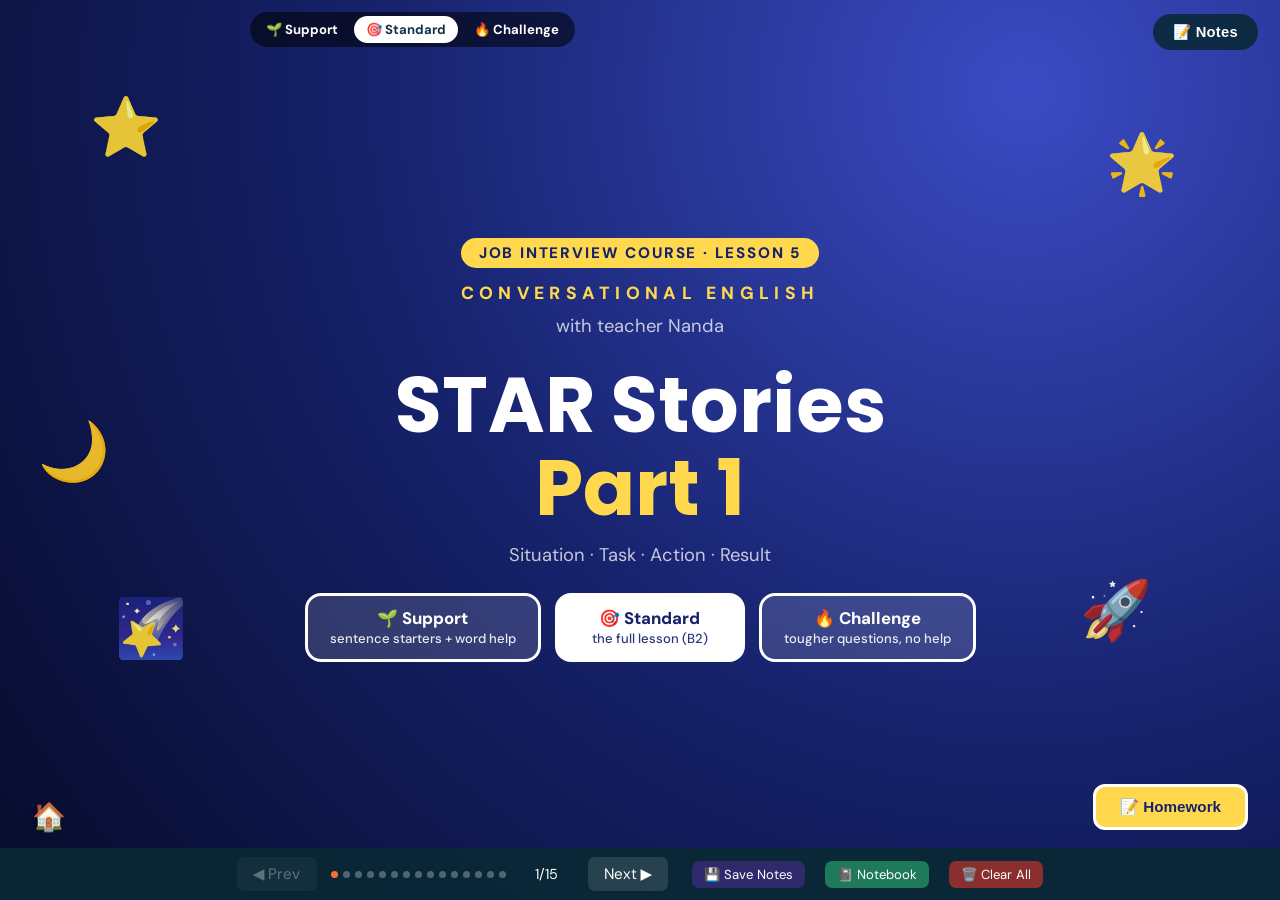
<file: L5/index.html>
<!DOCTYPE html>
<html lang="en">
<head>
<meta charset="UTF-8">
<meta name="viewport" content="width=device-width, initial-scale=1.0">
<title>Job Interview 5 — STAR Stories Part 1</title>
<link rel="preconnect" href="https://fonts.googleapis.com">
<link href="https://fonts.googleapis.com/css2?family=Poppins:wght@600;700;800&family=DM+Sans:wght@400;500;700;800&display=swap" rel="stylesheet">
<style>
  * { box-sizing: border-box; }
  body { margin:0; font-family:'Segoe UI', system-ui, sans-serif; background:#0A0A0A; }
  #deck { position:relative; width:100%; height:100vh; overflow:hidden; }
  .slide {
    position:absolute; inset:0; opacity:0; pointer-events:none;
    transition:opacity .35s ease; overflow-y:auto; min-height:100vh;
    display:flex; flex-direction:column; background:#fff;
  }
  .slide.active { opacity:1; pointer-events:auto; }

  /* ===== COVER / HW COVER ===== */
  #s1, #hw-cover {
    background: linear-gradient(135deg, #180B08 0%, #3D1810 30%, #6B2318 55%, #8B3A1E 75%, #C44D1E 100%);
    align-items:center; justify-content:center;
  }
  .title-inner { position:relative; width:100%; height:100%; display:flex; flex-direction:column; align-items:center; justify-content:center; padding:40px; }
  .title-label { text-transform:uppercase; letter-spacing:.18em; font-size:1.1rem; font-weight:500; color:rgba(255,255,255,.65); margin-bottom:10px; }
  .title-sub { font-size:1.15rem; font-weight:400; color:rgba(255,255,255,.75); margin-bottom:26px; }
  .title-main { font-size:3.4rem; font-weight:900; color:#fff; line-height:1.1; text-align:center; max-width:900px; }
  .title-accent { color:#FF6B35; text-shadow:0 0 28px rgba(255,107,53,.5); }
  .hw-badge { background:rgba(255,255,255,.1); border-radius:8px; padding:7px 22px; font-size:1rem; letter-spacing:.15em; color:rgba(255,255,255,.85); text-transform:uppercase; font-weight:600; margin-bottom:32px; }

  /* ===== BANNERS ===== */
  .banner { width:100%; padding:13px 28px; font-size:1.1rem; font-weight:700; letter-spacing:.03em; display:flex; align-items:center; gap:10px; flex-shrink:0; color:#fff; }
  .banner-leadin    { background:#D35400; }
  .banner-listening { background:#0E7A8A; }
  .banner-speaking  { background:#B23A6B; }
  .banner-grammar   { background:#5A2E8C; }
  .banner-pron      { background:#A8571E; }
  .banner-reading   { background:#2A6B42; }
  .banner-vocab     { background:#1E7A5F; }
  .banner-video     { background:#A83232; }
  .banner-review    { background:#2E2A6B; }
  .banner-hw        { background:#1C2B3A; }

  .slide-main { flex:1; overflow-y:auto; width:100%; display:flex; flex-direction:column; padding-bottom:60px; }
  .content { padding:24px 48px 20px; flex:1; }
  h2 { font-size:1.85rem; font-weight:800; color:#1C2B3A; margin:0 0 14px; }
  .instruction { font-size:1.08rem; font-weight:700; color:#1C2B3A; margin:0 0 18px; }
  .inst-light { font-size:1.05rem; font-weight:400; color:#1C2B3A; margin:0 0 18px; line-height:1.7; }
  .discuss-label { font-size:1.08rem; font-weight:700; color:#1C2B3A; margin:0 0 14px; line-height:1.7; }
  .section-subhead { font-size:1.3rem; font-weight:800; color:#5A2E8C; margin:24px 0 10px; }
  .discuss-list { margin:0 0 18px; padding-left:22px; line-height:1.9; font-size:1.06rem; color:#1C2B3A; }
  .discuss-list li { margin-bottom:10px; }
  .discuss-box { background:#F4F8FA; border-left:6px solid #0E7A8A; border-radius:12px; padding:16px 20px 4px; margin-top:20px; }
  .discuss-box .discuss-label { margin-bottom:10px; line-height:1.7; }
  .discuss-box .discuss-list { margin-bottom:12px; }

  /* ===== CARDS / EXERCISE CONTAINERS ===== */
  .card { background:#F4F8FA; border-radius:12px; padding:1.5rem; box-shadow:0 2px 8px rgba(0,0,0,.06); margin-bottom:20px; }
  .book-placeholder { border:2px dashed #C9A227; background:#FBF6E8; border-radius:12px; padding:32px 24px; text-align:center; color:#7A5A1E; font-weight:600; margin-bottom:20px; }
  .book-placeholder .bp-icon { font-size:2.2rem; display:block; margin-bottom:8px; }
  .book-placeholder .bp-note { font-weight:400; font-size:1.05rem; color:#9A7A2E; margin-top:6px; }
  .lead-img-wrap { text-align:center; margin-bottom:20px; }
  .lead-img { width:100%; max-height:280px; object-fit:cover; border-radius:14px; box-shadow:0 4px 16px rgba(0,0,0,.15); }
  .lead-img-caption { font-size:1.08rem; font-style:italic; font-weight:700; color:#8B3A1E; margin:12px 0 0; }

  .ex-row { font-size:1.06rem; line-height:1.7; margin-bottom:10px; color:#1C2B3A; }
  .ans-input { border:none; border-bottom:2px solid #5A2E8C; background:transparent; font-size:1.05rem; font-weight:700; width:160px; padding:2px 4px; text-align:left; font-family:inherit; color:#1C2B3A; }
  .ans-input.small { width:120px; }
  .ans-input.wide { width:100%; margin-top:6px; }
  .ans-input.half { width:50%; margin-top:6px; }
  textarea.ans-input { display:block; min-height:70px; resize:vertical; text-align:left; }
  .ans-input:focus { outline:none; border-bottom-color:#B23A6B; }
  .ans-input.correct { color:#1A7A4A; border-bottom-color:#1A7A4A; }
  .ans-input.wrong { color:#C4614A; border-bottom-color:#C4614A; }
  .ans-input.empty-warn { color:#C98A1E; border-bottom-color:#C98A1E; }

  .two-col { columns:2; column-gap:40px; }
  .two-col .ex-row { break-inside:avoid; }
  .fixed-two-col { display:grid; grid-template-columns:1fr 1fr; gap:0 40px; align-items:start; }
  .fixed-three-col { display:grid; grid-template-columns:1fr 1fr 1fr; gap:0 28px; align-items:start; }

  .btn-row { display:flex; gap:12px; justify-content:center; margin-top:22px; flex-wrap:wrap; }
  .btn-check { background:#5A2E8C; color:#fff; border:none; border-radius:8px; padding:11px 26px; font-size:.95rem; font-weight:700; cursor:pointer; font-family:inherit; }
  .btn-reset { background:#e8e8ec; color:#333; border:none; border-radius:8px; padding:11px 26px; font-size:.95rem; font-weight:700; cursor:pointer; font-family:inherit; }
  .btn-suggest { background:#1B6E96; color:#fff; border:none; border-radius:8px; padding:11px 26px; font-size:.95rem; font-weight:700; cursor:pointer; font-family:inherit; }

  .suggest-box { display:none; background:#EAF4F6; border-left:4px solid #1B6E96; border-radius:8px; padding:16px 20px; margin-top:16px; font-size:1.05rem; line-height:1.7; color:#1C2B3A; }
  .suggest-box.show { display:block; }
  .suggest-box li { margin-bottom:6px; }

  /* circle MC */
  .circ-num { display:inline-flex; align-items:center; justify-content:center; width:24px; height:24px; border-radius:6px; font-weight:800; background:#eee; color:#5A2E8C; margin-right:8px; font-size:.9rem; }
  .circ-opt { border:1.5px solid #ccc; border-radius:14px; padding:4px 14px; margin:2px 4px; background:#fff; cursor:pointer; font-family:inherit; font-size:1.05rem; color:#1C2B3A; }
  .circ-opt.picked { border-color:#5A2E8C; background:#EEE7F7; font-weight:700; }
  .circ-opt.correct { border-color:#1A7A4A; background:#E3F5EA; color:#1A7A4A; font-weight:800; }
  .circ-opt.wrong { border-color:#C4614A; background:#FBEAE6; color:#C4614A; font-weight:800; }
  .example-badge { background:#2E7D32;color:#fff;display:inline-flex;align-items:center;justify-content:center;width:24px;height:24px;border-radius:6px;font-weight:800; margin-right:8px; font-size:.9rem; }

  /* classify */
  .classify-bank { display:flex; flex-wrap:wrap; gap:8px; margin-bottom:20px; }
  .classify-chip { border:1.5px solid #5A2E8C; color:#5A2E8C; border-radius:20px; padding:6px 16px; cursor:pointer; font-weight:700; font-size:1.05rem; background:#fff; font-family:inherit; }
  .classify-chip.selected { background:#5A2E8C; color:#fff; }
  .classify-chip.used { opacity:.35; cursor:default; border-style:dashed; }
  .classify-cols { display:grid; grid-template-columns:repeat(2,1fr); gap:14px; }
  .classify-col { background:#fff; border:2px solid #ddd; border-radius:10px; padding:14px; min-height:70px; cursor:pointer; }
  .classify-col h4 { margin:0 0 8px; font-size:1.1rem; color:#5A2E8C; }
  .classify-col .placed { display:inline-block; background:#EEE7F7; border-radius:14px; padding:3px 10px; margin:3px; font-size:1.05rem; font-weight:700; }
  .classify-col .placed.correct { background:#E3F5EA; color:#1A7A4A; }
  .classify-col .placed.wrong { background:#FBEAE6; color:#C4614A; }

  /* match colour pair */
  .match-wrap { display:grid; grid-template-columns:1fr 1fr; gap:40px; background:#F8FAFB; border-radius:14px; padding:1.3rem 1.4rem; }
  .match-col-head { font-weight:800; font-size:1.05rem; letter-spacing:.02em; margin-bottom:12px; padding-bottom:8px; border-bottom:2px solid #E0E6EC; }
  .match-col-head.mc-left { color:#5A2E8C; }
  .match-col-head.mc-right { color:#A8571E; }
  .match-item { padding:11px 14px; border-radius:8px; border:1.5px solid #ddd; margin-bottom:10px; cursor:pointer; font-size:1.05rem; color:#1C2B3A; user-select:none; position:relative; transition:border-color .15s, box-shadow .15s, transform .15s; background:#fff; box-shadow:0 1px 3px rgba(0,0,0,.06); display:flex; align-items:flex-start; }
  .match-item:not(.example-pair):hover { box-shadow:0 3px 10px rgba(0,0,0,.14); transform:translateY(-1px); }
  .match-item.example-pair { cursor:default; background:#EAF6EE !important; border-color:#2E7D32 !important; }
  .match-item.c0 { border-color:#7B2D8E; border-width:3px; background:#F3E6F7; box-shadow:0 0 0 2px rgba(123,45,142,.25); }
  .match-item.c1 { border-color:#C9822E; border-width:3px; background:#FBEFE0; box-shadow:0 0 0 2px rgba(201,130,46,.25); }
  .match-item.c2 { border-color:#2A5A9E; border-width:3px; background:#E3EBFA; box-shadow:0 0 0 2px rgba(42,90,158,.25); }
  .match-item.c3 { border-color:#0E7A8A; border-width:3px; background:#E3F2F4; box-shadow:0 0 0 2px rgba(14,122,138,.25); }
  .match-item.c4 { border-color:#B23A6B; border-width:3px; background:#F8E6EE; box-shadow:0 0 0 2px rgba(178,58,107,.25); }
  .match-item.c5 { border-color:#8C7A1E; border-width:3px; background:#F5F1DD; box-shadow:0 0 0 2px rgba(140,122,30,.25); }
  .match-item.c6 { border-color:#4A5A8C; border-width:3px; background:#E6E9F5; box-shadow:0 0 0 2px rgba(74,90,140,.25); }
  .match-item.c7 { border-color:#3E8C5E; border-width:3px; background:#E6F5EC; box-shadow:0 0 0 2px rgba(62,140,94,.25); }
  .match-item.picking { border-color:#5A2E8C; border-width:3px; border-style:dashed; box-shadow:0 0 0 2px rgba(90,46,140,.2); }
  .match-item.correctpair { outline:3px solid #1A7A4A; background:#1A7A4A !important; color:#fff; }
  .match-item.wrongpair { outline:3px solid #C4614A; background:#C4614A !important; color:#fff; }

  /* word bank tiles */
  .wb-bank { display:flex; flex-wrap:wrap; gap:8px; margin-bottom:18px; }
  .wb-bank.book-style { border-top:3px double #333; border-bottom:1px solid #ccc; padding:12px 4px; }
  .wb-tile { border:1.5px solid #A8571E; color:#A8571E; background:#fff; border-radius:18px; padding:6px 16px; cursor:pointer; font-weight:700; font-family:inherit; font-size:1.05rem; }
  .wb-tile.used { opacity:.35; border-style:dashed; cursor:default; }
  .wb-tile.selected { background:#A8571E; color:#fff; }
  .wb-tile.example-used { opacity:.5; border-style:dashed; cursor:default; text-decoration:line-through; }
  .wb-blank { display:inline-block; min-width:90px; border-bottom:2px solid #A8571E; padding:2px 8px; margin:0 3px; cursor:pointer; font-weight:700; color:#A8571E; text-align:center; }
  .wb-blank.filled { border-style:solid; }
  .wb-blank.correct { color:#1A7A4A; border-color:#1A7A4A; }
  .wb-blank.wrong { color:#C4614A; border-color:#C4614A; }

  /* audio / video placeholders */
  .audio-box { background:#f0f4f8; border-radius:999px; padding:10px 18px; display:flex; align-items:center; gap:14px; margin-bottom:18px; }
  .audio-box audio { width:100%; }
  .speaker-grid { display:grid; grid-template-columns:repeat(4,1fr); gap:16px; margin-bottom:22px; }
  .speaker-card { background:#F4F8FA; border-radius:14px; padding:12px; }
  .speaker-card img { width:100%; height:120px; object-fit:cover; border-radius:10px; display:block; }
  .speaker-card .sp-name { font-size:1.05rem; font-weight:800; color:#1C2B3A; margin:10px 0 8px; text-align:center; }
  .speaker-card .audio-box { margin-bottom:0; padding:6px 10px; }
  .who-table { border:1px solid #E2E8E2; border-radius:12px; overflow:hidden; }
  .who-row { display:grid; grid-template-columns:1fr repeat(4,86px); align-items:center; gap:8px; padding:9px 14px; border-bottom:1px solid #E2E8E2; font-size:1.06rem; line-height:1.5; color:#1C2B3A; }
  .who-row:last-child { border-bottom:none; }
  .who-row.who-head { background:#F4F8FA; font-weight:800; }
  .who-row.who-head span { text-align:center; }
  .who-row.who-head span:first-child { text-align:left; }
  .who-row .circ-opt { width:100%; margin:0; text-align:center; padding:4px 0; }
  .video-box { background:#1C2B3A; border-radius:14px; padding:16px 20px; margin-bottom:18px; }
  .video-box video { width:100%; border-radius:8px; display:block; }
  .video-box p { color:#fff; font-size:1.05rem; margin:0 0 10px; font-weight:700; letter-spacing:.02em; }
  .glossary-note { font-size:1.05rem; color:#666; font-style:italic; margin-top:10px; }
  .glossary-box { background:#F4F8FA; border-radius:10px; padding:14px 18px; margin-bottom:16px; }
  .glossary-box h4 { margin:0 0 8px; font-size:1rem; color:#5A2E8C; }
  .glossary-box p { margin:0 0 6px; font-size:1.05rem; line-height:1.7; color:#1C2B3A; }
  .glossary-box b { color:#1C2B3A; }

  /* answer key toggle */
  .akey-box { display:none; background:#F3EEF7; border-left:4px solid #5A2E8C; border-radius:8px; padding:16px 20px; margin-top:16px; font-size:1.05rem; line-height:1.7; color:#1C2B3A; }
  .akey-box.show { display:block; }
  .akey-box li { margin-bottom:8px; }
  .btn-akey { background:#5A2E8C; color:#fff; border:none; border-radius:8px; padding:11px 26px; font-size:.95rem; font-weight:700; cursor:pointer; font-family:inherit; }

  /* grammar theory / form reference */
  .gram-box { background:#F4F8FA; border-radius:12px; padding:18px 22px; margin-bottom:16px; border-left:6px solid #5A2E8C; }
  .gram-box h3 { margin:0 0 8px; font-size:1.1rem; color:#5A2E8C; }
  .gram-box p { font-size:1.06rem; line-height:1.7; color:#1C2B3A; margin:0 0 8px; }
  .gram-box .hl { font-weight:800; color:#5A2E8C; }
  .gram-box ul { margin:6px 0 0; padding-left:20px; font-size:1.05rem; line-height:1.8; color:#1C2B3A; }
  .gram-note { background:#FDF3D6; border-left:4px solid #C9A227; border-radius:8px; padding:14px 18px; font-size:1.05rem; color:#7A5A1E; margin-top:6px; line-height:1.7; }
  .gram-mistake { background:#FDEBEA; border-left:4px solid #C4614A; border-radius:8px; padding:14px 18px; font-size:1.05rem; color:#7A2A1E; margin-top:10px; line-height:1.7; }
  .gram-mistake s { color:#922B21; }
  .ex-example-centered { text-align:center; font-size:1.06rem; font-style:italic; color:#1A5030; background:#EAF6EE; border-radius:10px; padding:14px 24px; margin:0 0 22px; font-weight:600; line-height:1.7; }
  .ex-example-centered .ex-tag { display:block; font-style:normal; font-weight:800; letter-spacing:.06em; font-size:.78rem; text-transform:uppercase; color:#2F7A52; margin-bottom:6px; }

  /* CCQ box */
  .gx-two { display:grid; grid-template-columns:3fr 2fr; gap:20px; align-items:start; }
  .gx-board { background:#F4F8FA; border-radius:10px; padding:14px 18px; }
  .gx-board h4, .gx-h { margin:0 0 10px; color:#5A2E8C; font-size:1.1rem; }
  .gx-board .ex-row { margin-bottom:8px; line-height:1.6; }
  mark.gx-if { background:#E7EAF7; color:#3B4C99; font-weight:800; padding:1px 6px; border-radius:5px; }
  mark.gx-main { background:#FFF0D9; color:#9A5B00; font-weight:800; padding:1px 6px; border-radius:5px; }
  .ccq-box { background:#F4F8FA; border-radius:10px; padding:14px 18px; margin:14px 0; }
  .ccq-label { font-weight:700; color:#5A2E8C; margin-bottom:8px; font-size:1.05rem; }
  .ccq-list { list-style:none; margin:0; padding:0; display:flex; flex-direction:column; gap:8px; }
  .ccq-list li { font-size:1.05rem; color:#1C2B3A; line-height:1.7; }
  .ccq-list em { color:#5A2E8C; font-weight:700; font-style:normal; }
  .ccq-reveal-btn { background:#5A2E8C; color:#fff; border:none; border-radius:20px; padding:4px 14px; font-size:1.05rem; font-weight:700; cursor:pointer; margin-right:10px; }
  .ccq-reveal-btn:hover { background:#7A45B5; }
  .ccq-answer { display:none; color:#1A5030; font-weight:600; }
  .ccq-answer.show { display:inline; }

  /* speaking interview cards */
  /* ---- Risk Bingo ---- */
  .bingo-layout { display:grid; grid-template-columns:auto 1fr; gap:26px; align-items:start; }
  .bingo-card { display:grid; grid-template-columns:repeat(4,72px); gap:8px; }
  .bingo-cell { height:72px; border-radius:12px; border:2px solid #B23A6B; background:#fff; color:#B23A6B; font-family:inherit; font-size:1.6rem; font-weight:800; cursor:default; display:flex; align-items:center; justify-content:center; transition:background .25s, color .25s, transform .25s; }
  .bingo-cell.marked { background:#B23A6B; color:#fff; transform:scale(.94); }
  .bingo-cell.inline { box-shadow:0 0 0 4px #F2C14E; }
  .bingo-ball { width:120px; height:120px; border-radius:50%; background:#B23A6B; color:#fff; font-size:3rem; font-weight:800; display:flex; align-items:center; justify-content:center; margin:0 auto 16px; box-shadow:0 6px 18px rgba(178,58,107,.35); }
  .bingo-ball.empty { background:#F0E4EA; color:#B23A6B; }
  .bingo-prompt { background:#F8F0F4; border-left:6px solid #B23A6B; border-radius:12px; padding:18px 22px; min-height:150px; }
  .bingo-area { font-size:1.05rem; font-weight:800; color:#B23A6B; margin:0 0 8px; text-transform:uppercase; letter-spacing:.04em; }
  .bingo-q { font-size:1.15rem; line-height:1.6; color:#1C2B3A; margin:0; }
  .bingo-status { text-align:center; font-size:1.05rem; font-weight:700; color:#1C2B3A; margin-top:14px; min-height:1.6em; }
  .bingo-status.win { color:#B23A6B; font-size:1.25rem; }

  /* image placeholder */
  .img-placeholder { background:linear-gradient(135deg,#FBEFE0,#F5DCC0); border-radius:10px; display:flex; flex-direction:column; align-items:center; justify-content:center; color:#8B5A1E; font-size:.95rem; font-weight:600; border:2px dashed #D9B36C; margin:8px 0; padding:24px; text-align:center; min-height:120px; }
  .img-placeholder .ip-icon { font-size:1.8rem; margin-bottom:6px; }
  .photo-grid { display:grid; grid-template-columns:repeat(2,1fr); gap:14px; margin-bottom:16px; }
  .photo-item { position:relative; }
  .photo-item .img-placeholder { min-height:140px; margin:0; }
  .photo-num { position:absolute; top:8px; left:8px; background:#1C2B3A; color:#fff; width:26px; height:26px; border-radius:50%; display:flex; align-items:center; justify-content:center; font-weight:800; font-size:.9rem; }
  .photo-label { margin-top:6px; }
  .photo-label .wb-blank { display:block; width:100%; text-align:center; }

  /* article */
  .article-box { background:#FAFAF8; border-radius:12px; padding:20px 24px; margin-bottom:16px; border:1px solid #eee; }
  .article-box h3 { font-size:1.3rem; font-weight:900; color:#1C2B3A; margin:0 0 4px; line-height:1.3; }
  .article-box h3 .hl { background:#A83232; color:#fff; padding:2px 8px; border-radius:4px; }
  .article-box p { font-size:1.05rem; line-height:1.75; color:#1C2B3A; margin:0 0 14px; }
  .article-box p:last-child { margin-bottom:0; }

  /* checkbox tick list */
  .tick-list { display:flex; flex-direction:column; gap:8px; margin:10px 0 18px; }
  .tick-item { display:flex; align-items:center; gap:12px; padding:9px 14px; border:1.5px solid #ddd; border-radius:8px; cursor:pointer; font-size:1.05rem; color:#1C2B3A; background:#fff; transition:all .15s; }
  .tick-item:hover { border-color:#2A6B42; }
  .tick-box { width:22px; height:22px; border:2px solid #999; border-radius:5px; flex-shrink:0; display:flex; align-items:center; justify-content:center; font-size:.85rem; color:#fff; font-weight:800; }
  .tick-item.picked { border-color:#2A6B42; background:#EAF6EE; }
  .tick-item.picked .tick-box { background:#2A6B42; border-color:#2A6B42; }
  .tick-item.correct { border-color:#1A7A4A; background:#E3F5EA; }
  .tick-item.correct .tick-box { background:#1A7A4A; border-color:#1A7A4A; }
  .tick-item.wrong { border-color:#C4614A; background:#FBEAE6; }
  .tick-item.wrong .tick-box { background:#C4614A; border-color:#C4614A; }
  .tick-item.missed { border-color:#C98A1E; background:#FDF3D6; }

  /* dice */
  .dice-box { text-align:center; background:#F4F8FA; border-radius:14px; padding:30px; }
  .die-face { font-size:3.5rem; margin-bottom:16px; }
  .dice-prompt { font-size:1.15rem; font-weight:700; color:#1C2B3A; margin-top:16px; min-height:30px; }
  .book-hl { background:#D9D9D9; padding:1px 5px; border-radius:3px; }

  /* review */
  .review-grid { display:grid; grid-template-columns:1fr 1fr; gap:14px; margin:10px 0; }

  /* score scale (Listening 1a) */
  .score-card { background:#F4F8FA; border-radius:12px; padding:18px 22px; margin-bottom:16px; }
  .env-row { display:grid; grid-template-columns:1fr auto; align-items:center; gap:16px; padding:9px 0; border-bottom:1px solid #e2e8e2; font-size:1.05rem; color:#1C2B3A; }
  .env-row:last-child { border-bottom:none; }
  .env-row .env-label { min-width:0; }
  .env-scale { display:flex; gap:6px; }
  .scale-head { display:grid; grid-template-columns:1fr auto; gap:16px; align-items:end; padding-bottom:8px; }
  .scale-head .scale-anchors { display:flex; gap:6px; }
  .scale-head .scale-anchors span { width:32px; text-align:center; font-size:.7rem; line-height:1.2; color:#5A6B7A; font-style:italic; }
  .env-pill { width:32px; height:32px; border-radius:50%; border:1.5px solid #0E7A8A; color:#0E7A8A; background:#fff; cursor:pointer; font-weight:700; font-size:.95rem; display:flex; align-items:center; justify-content:center; font-family:inherit; }
  .env-pill.picked { background:#0E7A8A; color:#fff; }

  /* ===== NAV / NOTES / HOME ===== */
  #notesBtn { position:fixed; top:14px; right:22px; z-index:1000; background:rgba(10,40,54,.88); color:#fff; border:none; padding:9px 20px; border-radius:22px; cursor:pointer; font-size:.92rem; font-weight:600; letter-spacing:.02em; transition:background .2s; backdrop-filter:blur(4px); }
  #notesBtn:hover { background:rgba(10,40,54,1); }
  #notesDragHandle { cursor: move; user-select: none; padding: 2px 8px; margin-right: 4px; opacity: .55; font-size: .95rem; border-radius: 4px; display: inline-block; }
  #notesDragHandle:hover { opacity: 1; background: rgba(255,255,255,.15); }
  #notesPanel.dragging { transition: none !important; }
  #homeBtn { position:fixed; top:14px; left:50%; transform:translateX(-50%); z-index:1000; display:none; background:rgba(10,40,54,.88); color:#fff; border:none; width:38px; height:38px; border-radius:50%; cursor:pointer; font-size:1.1rem; align-items:center; justify-content:center; transition:background .2s; backdrop-filter:blur(4px); }
  #homeBtn:hover { background:rgba(20,96,122,.95); }
  #notesPanel { position:fixed; top:54px; right:22px; z-index:999; width:360px; max-height:0; overflow:hidden; transition:max-height .35s ease, opacity .25s ease; opacity:0; border-radius:14px; }
  #notesPanel.open { max-height:320px; opacity:1; }
  #notesPanel.cover { left:50%; right:auto; top:56px; transform:translateX(-50%); width:min(760px,94vw); max-height:calc(100vh - 110px) !important; display:flex; flex-direction:column; }
  #notesPanel.cover #notesTA { min-height:calc(100vh - 210px) !important; max-height:calc(100vh - 210px) !important; overflow-y:auto; }
  #notesToolbar { display:flex; gap:5px; padding:6px 10px; background:rgba(10,40,54,.7); border-radius:10px 10px 0 0; align-items:center; flex-wrap:wrap; }
  #notesToolbar button { background:rgba(255,255,255,.12); border:none; border-radius:5px; color:#fff; font-size:.85rem; padding:3px 9px; cursor:pointer; font-family:inherit; transition:background .15s; }
  #notesToolbar button:hover { background:rgba(255,255,255,.25); }
  #notesTA { width:100%; min-height:220px; max-height:260px; padding:14px; border:none; border-radius:0 0 14px 14px; outline:none; font-size:1rem; line-height:1.55; background:rgba(10,40,54,.92); color:#fff; font-family:inherit; backdrop-filter:blur(6px); box-sizing:border-box; overflow-y:auto; }
  #notesTA:empty::before { content:attr(data-placeholder); color:rgba(255,255,255,.4); pointer-events:none; }
  #notesTA [style*="background-color"] { color:#1a1a1a !important; }
  #nav { position:fixed; bottom:0; left:0; right:0; height:52px; background:rgba(10,40,54,.96); z-index:500; display:flex; align-items:center; justify-content:center; gap:14px; }
  #nav button { background:rgba(255,255,255,.12); color:#fff; border:none; border-radius:7px; padding:7px 16px; font-size:.95rem; cursor:pointer; font-family:inherit; }
  #nav button:disabled { opacity:.35; cursor:default; }
  #dots { display:flex; gap:5px; flex-wrap:wrap; max-width:360px; justify-content:center; }
  .dot { width:7px; height:7px; border-radius:50%; background:rgba(255,255,255,.3); cursor:pointer; }
  .dot.active { background:#FF6B35; }
  #counter { color:#fff; font-size:.9rem; min-width:54px; text-align:center; }

  /* print */
  .slide-notes-print { display:none; }
  .lesson-link-print { display:none; }
  @media print {
    @page { margin:1.2cm; }
    * { -webkit-print-color-adjust:exact !important; print-color-adjust:exact !important; }
    html, body { height:auto !important; overflow:visible !important; background:#fff !important; display:block !important; }
    #deck { overflow:visible !important; height:auto !important; display:block !important; position:static !important; }
    #notesBtn, #notesPanel, #nav, #homeBtn { display:none !important; }
    body.print-all .slide { display:flex !important; flex-direction:column !important; position:relative !important; inset:auto !important; opacity:1 !important; padding:16px 24px !important; page-break-after:always; break-after:page; min-height:0 !important; height:auto !important; }
    .slide * { flex:none !important; height:auto !important; min-height:0 !important; max-height:none !important; }
    .slide-main, .content { overflow:visible !important; }
    img, video { max-height:240px !important; width:auto !important; max-width:100% !important; object-fit:contain !important; }
    body.print-all .slide::before { content:"Job Interview 5 \2014  STAR Stories Part 1"; display:block !important; font-size:10px; color:#999; font-family:'Segoe UI', Arial, sans-serif; padding-bottom:5px; border-bottom:1px solid #ddd; margin-bottom:8px; }
    body.print-all #s1::before { display:none !important; }
    .lesson-link-print { display:block !important; padding:28px 32px; margin-bottom:20px; background:linear-gradient(135deg, #180B08 0%, #3D1810 30%, #6B2318 55%, #8B3A1E 75%, #C44D1E 100%); border-radius:12px; text-align:center; font-family:'Segoe UI', Arial, sans-serif; }
    .lesson-link-print .lp-title { display:block; font-size:30px; font-weight:900; color:#fff; margin-bottom:10px; letter-spacing:.01em; line-height:1.2; }
    .lesson-link-print .lp-sub { display:block; font-size:20px; color:rgba(255,255,255,.88); font-weight:500; }
    .lesson-link-print a { color:#FF6B35; font-weight:800; text-decoration:underline; font-size:20px; }
    .slide-notes-print { display:block !important; margin-top:12px; padding:10px 14px; border-top:2px solid #0E5A8A; background:#E3F2FD; border-radius:6px; font-size:12px; line-height:1.6; color:#1A1A2E; }
    .slide-notes-print-label { font-size:10px; font-weight:800; color:#0E5A8A; text-transform:uppercase; letter-spacing:1px; margin-bottom:4px; display:block; }
    .card-body, .card-body * { color:#1a1a1a !important; }
  }


/* ===== JOB INTERVIEW COURSE — shared components (colors come from per-lesson :root vars) ===== */
.content { zoom:1.25; }
@media print { .content { zoom:1; } }
.slide { background:var(--paper,#fff); }
.slide-main { background-image:var(--pattern,none); background-size:var(--patsize,auto); }
h2 { font-family:var(--fh,'Fredoka'),sans-serif; color:var(--c1); }
.instruction, .inst-light, .discuss-label { color:var(--ink,#1C2B3A); }
.banner { background:linear-gradient(90deg,var(--c1),var(--c2)) !important; font-family:var(--fh,'Fredoka'),sans-serif; font-size:1.2rem; }
.btn-check { background:var(--c1); }
.ans-input { border-bottom-color:var(--c2); }
.circ-num { color:var(--c1); }
.gram-box { border-left-color:var(--c2); background:var(--c3); }
.gram-box h3, .gram-box .hl { color:var(--c1); }

/* ---- level switch ---- */
.sup, .chal, .sup-i, .chal-i { display:none; }
.lv-support .sup, .lv-challenge .chal { display:block; }
.lv-support .sup-i, .lv-challenge .chal-i { display:inline; }
.lv-support .nsup { display:none; }
.sup { background:#E9F7EF; border-left:5px solid #2FA36B; border-radius:10px; padding:12px 16px; margin:12px 0; font-size:1.02rem; line-height:1.7; color:#1C4A33; }
.sup::before { content:"🌱 Support"; display:block; font-weight:800; font-size:.78rem; letter-spacing:.1em; text-transform:uppercase; color:#2FA36B; margin-bottom:2px; }
.chal { background:#FFF0E6; border-left:5px solid #E8590C; border-radius:10px; padding:12px 16px; margin:12px 0; font-size:1.02rem; line-height:1.7; color:#6B2A05; }
.chal::before { content:"🔥 Challenge"; display:block; font-weight:800; font-size:.78rem; letter-spacing:.1em; text-transform:uppercase; color:#E8590C; margin-bottom:2px; }
#lvBar { position:fixed; top:12px; left:250px; z-index:1100; display:flex; gap:4px; background:rgba(0,0,0,.55); padding:4px; border-radius:999px; }
#lvBar button { border:none; border-radius:999px; padding:5px 12px; font-size:.82rem; font-weight:700; cursor:pointer; background:transparent; color:#fff; font-family:inherit; }
#lvBar button.on { background:#fff; color:#12324A; }
.lv-pick { display:flex; gap:14px; margin-top:26px; flex-wrap:wrap; justify-content:center; position:relative; z-index:4; }
.lv-pick button { border:3px solid #fff; border-radius:16px; padding:12px 22px; font-size:1.05rem; font-weight:800; cursor:pointer; background:rgba(255,255,255,.14); color:#fff; font-family:inherit; min-width:190px; line-height:1.3; }
.lv-pick button small { display:block; font-weight:500; font-size:.82rem; opacity:.9; }
.lv-pick button.on { background:#fff; color:var(--c1); }

/* ---- cover ---- */
.cv-chip { position:absolute; z-index:1; font-size:clamp(2rem,4.5vw,4rem); opacity:.9; animation:cvf 7s ease-in-out infinite; }
@keyframes cvf { 0%,100%{ transform:translateY(0) rotate(-4deg);} 50%{ transform:translateY(-16px) rotate(5deg);} }
.title-main { font-family:var(--fh,'Fredoka'),sans-serif; color:#fff; font-weight:700; line-height:1.08; font-size:clamp(2.8rem,6vw,5.2rem); position:relative; z-index:3; }
.title-accent { color:var(--c4); text-shadow:none; }
.title-label { color:var(--c4); font-weight:800; letter-spacing:.3em; }
.course-tag { display:inline-block; background:var(--c4); color:var(--c1); font-weight:800; border-radius:999px; padding:5px 18px; font-size:.95rem; letter-spacing:.12em; text-transform:uppercase; margin-bottom:14px; position:relative; z-index:3; }
.cover-btn { background:var(--c4) !important; color:var(--c1) !important; border:3px solid #fff !important; border-radius:12px !important; font-weight:800 !important; }

/* ---- tip / pattern boxes ---- */
.tipbox { background:var(--c3); border-left:6px solid var(--c2); border-radius:12px; padding:16px 22px; margin:0 0 16px; font-size:1.06rem; line-height:1.75; color:var(--ink,#1C2B3A); }
.tipbox h3 { margin:0 0 8px; font-size:1.12rem; color:var(--c1); font-family:var(--fh,'Fredoka'),sans-serif; }
.chip-a, .chip-b, .chip-c { font-weight:800; padding:1px 9px; border-radius:6px; }
.chip-a { color:#1B6E96; background:#E1F0F7; } .chip-b { color:#B03A5B; background:#FBE6EC; } .chip-c { color:#1A7A4A; background:#E3F5EA; }
.twocol { display:grid; grid-template-columns:1fr 1fr; gap:22px; align-items:start; }
.stack { display:flex; flex-direction:column; gap:12px; }
.bigq { font-family:var(--fh,'Fredoka'),sans-serif; font-size:1.7rem; line-height:1.35; color:var(--c1); background:#fff; border:3px solid var(--c2); border-radius:18px; padding:18px 24px; box-shadow:5px 5px 0 var(--c2); }

/* ---- flag sort ---- */
.fs { display:grid; grid-template-columns:1fr 1fr; gap:14px 28px; }
.fs-col { display:flex; flex-direction:column; gap:12px; }
.fs-card { background:#fff; border:2px solid #D5DEE5; border-radius:14px; padding:12px 16px; font-size:1.05rem; line-height:1.6; }
.fs-card .fs-t { display:block; margin-bottom:8px; }
.fs-btn { border:2px solid #C9D3DB; background:#F6F8FA; border-radius:999px; padding:4px 14px; margin-right:6px; font-family:inherit; font-size:.92rem; font-weight:700; cursor:pointer; color:#33475B; }
.fs-btn.sel { background:var(--c1); color:#fff; border-color:var(--c1); }
.fs-card.ok { border-color:#1A7A4A; background:#E3F5EA; } .fs-card.bad { border-color:#C4614A; background:#FBEAE6; } .fs-card.empty-warn { border-color:#C98A1E; background:#FFF6E1; }

/* ---- multi pick ---- */
.mp { display:grid; grid-template-columns:1fr 1fr; gap:12px 20px; }
.mp-opt { border:2px solid #C9D3DB; background:#fff; border-radius:14px; padding:12px 16px; font-size:1.05rem; line-height:1.55; cursor:pointer; text-align:left; font-family:inherit; color:var(--ink,#1C2B3A); }
.mp-opt.picked { border-color:var(--c2); background:var(--c3); font-weight:700; }
.mp-opt.ok { border-color:#1A7A4A; background:#E3F5EA; color:#1A7A4A; font-weight:800; } .mp-opt.bad { border-color:#C4614A; background:#FBEAE6; color:#C4614A; font-weight:800; }

/* ---- order chips ---- */
.og-slots { display:flex; flex-direction:column; gap:8px; margin-bottom:14px; }
.og-slot { min-height:50px; border:2px dashed #B8C4CE; border-radius:12px; padding:5px 8px 5px 48px; position:relative; background:#FAFBFC; display:flex; align-items:center; }
.og-slot::before { content:attr(data-n); position:absolute; left:8px; top:50%; transform:translateY(-50%); width:30px; height:30px; border-radius:50%; background:var(--c1); color:#fff; font-weight:800; display:flex; align-items:center; justify-content:center; }
.og-slot.filled { border-style:solid; border-color:var(--c2); }
.og-pool { display:flex; flex-direction:column; gap:8px; }
.og-chip { background:var(--c3); border:2px solid var(--c2); border-radius:12px; padding:8px 14px; font-size:1.02rem; line-height:1.5; cursor:pointer; text-align:left; font-family:inherit; color:var(--ink,#1C2B3A); width:100%; }
.og-chip:hover { filter:brightness(.96); }
.og-chip.ok { background:#E3F5EA; border-color:#1A7A4A; color:#1A7A4A; font-weight:700; } .og-chip.bad { background:#FBEAE6; border-color:#C4614A; color:#C4614A; font-weight:700; }

/* ---- buckets ---- */
.bk-pool { display:flex; flex-wrap:wrap; gap:8px; margin-bottom:14px; padding:12px; background:#F4F6F8; border-radius:12px; min-height:56px; }
.bk-chip { background:#fff; border:2px solid var(--c2); border-radius:12px; padding:7px 13px; font-size:1.0rem; line-height:1.5; cursor:pointer; text-align:left; font-family:inherit; color:var(--ink,#1C2B3A); max-width:100%; }
.bk-chip.sel { background:var(--c4); box-shadow:0 0 0 3px var(--c1); }
.bk-chip.ok { background:#E3F5EA; border-color:#1A7A4A; color:#1A7A4A; font-weight:700; } .bk-chip.bad { background:#FBEAE6; border-color:#C4614A; color:#C4614A; font-weight:700; }
.bk-row { display:grid; grid-template-columns:repeat(var(--cols,2),1fr); gap:14px; }
.bk-b { border:3px solid var(--c1); border-radius:14px; background:#fff; cursor:pointer; min-height:120px; }
.bk-b h4 { margin:0; padding:8px 14px; background:var(--c1); color:#fff; font-family:var(--fh,'Fredoka'),sans-serif; font-size:1.12rem; }
.bk-drop { padding:10px; display:flex; flex-direction:column; gap:8px; }

/* ---- timer ---- */
.tm { display:inline-flex; align-items:center; gap:18px; background:var(--c1); color:#fff; border-radius:20px; padding:14px 26px; margin:8px 0; }
.tm-d { font-family:var(--fh,'Fredoka'),sans-serif; font-size:2.6rem; min-width:90px; text-align:center; font-weight:700; }
.tm.done { background:#B23A3A; }
.tm button { background:var(--c4); color:var(--c1); border:none; border-radius:10px; padding:9px 18px; font-weight:800; font-size:1rem; cursor:pointer; font-family:inherit; }

/* ---- roulette ---- */
.rl { text-align:center; background:var(--c3); border:3px solid var(--c2); border-radius:22px; padding:22px 26px; }
.rl-q { font-family:var(--fh,'Fredoka'),sans-serif; font-size:1.8rem; color:var(--c1); line-height:1.35; min-height:3.6em; display:flex; align-items:center; justify-content:center; }
.rl-f { color:#1C4A33; font-size:1.02rem; margin:2px 0 12px; font-style:italic; }
.rl button { background:var(--c1); color:#fff; border:none; border-radius:12px; padding:12px 28px; font-size:1.05rem; font-weight:800; cursor:pointer; font-family:inherit; margin-top:8px; }

/* ---- branching scenario ---- */
.br-opt { display:block; width:100%; text-align:left; background:#fff; border:2px solid #C9D3DB; border-radius:14px; padding:12px 16px; margin-bottom:10px; font-size:1.05rem; line-height:1.55; cursor:pointer; font-family:inherit; color:var(--ink,#1C2B3A); }
.br-opt.sel { border-color:var(--c2); background:var(--c3); }
.br-fb { display:none; border-radius:12px; padding:14px 18px; font-size:1.05rem; line-height:1.65; margin-top:6px; }
.br-fb.show { display:block; } .br-fb.good { background:#E3F5EA; border-left:6px solid #1A7A4A; } .br-fb.ok { background:#FFF6E1; border-left:6px solid #C98A1E; } .br-fb.bad { background:#FBEAE6; border-left:6px solid #C4614A; }

/* ---- answer builder ---- */
.ab { background:#fff; border:3px solid var(--c2); border-radius:20px; padding:18px 22px; }
.ab-step { margin-bottom:14px; }
.ab-lab { font-family:var(--fh,'Fredoka'),sans-serif; font-weight:700; font-size:1.12rem; color:var(--c1); }
.ab-hint { font-size:.98rem; color:#556; margin:0 0 4px; }
.ab-in { width:100%; border:2px solid #C9D3DB; border-radius:10px; padding:8px 12px; font-family:inherit; font-size:1.05rem; line-height:1.55; text-align:left; resize:vertical; color:var(--ink,#1C2B3A); }
.ab-in:focus { outline:none; border-color:var(--c2); }
.ab-out { display:none; background:var(--c3); border-radius:14px; padding:14px 18px; margin-top:14px; font-size:1.08rem; line-height:1.75; }
.ab-out.show { display:block; } .ab-out p { margin:6px 0 8px; } .ab-ok { color:#1A7A4A; font-weight:800; } .ab-warn { color:#C4614A; font-weight:700; }
.ab-sup { font-size:.98rem; }

/* ---- course-wide small bits ---- */
.pill { display:inline-block; background:var(--c3); border:2px solid var(--c2); border-radius:999px; padding:3px 14px; margin:3px 4px 3px 0; font-weight:700; font-size:1rem; }
.mapgrid { display:grid; grid-template-columns:repeat(3,1fr); gap:14px; }
.maptile { border:none; border-radius:999px; padding:20px 14px; background:var(--c1); color:#fff; font-weight:800; font-size:1.1rem; cursor:pointer; font-family:inherit; line-height:1.3; }
.maptile.on { background:var(--c4); color:var(--c1); box-shadow:0 0 0 4px var(--c1); }
.mapinfo { background:var(--c3); border-left:6px solid var(--c2); border-radius:12px; padding:14px 20px; margin-top:14px; font-size:1.06rem; line-height:1.7; min-height:96px; }
.ccq-answer { display:none; } .ccq-answer.show { display:inline; }
.say-it { background:#fff; border:2px dashed var(--c2); border-radius:14px; padding:12px 18px; font-size:1.06rem; line-height:1.7; margin:10px 0; }

.og.wide { display:grid; grid-template-columns:1fr 1fr; gap:0 22px; align-items:start; }
.og.wide .btn-row { grid-column:1 / -1; }
.bk.side { display:grid; grid-template-columns:1fr 1fr; gap:0 22px; align-items:start; }
.bk.side .bk-pool { flex-direction:column; margin-bottom:0; }
.bk.side .bk-row { align-self:start; }
.bk.side .btn-row { grid-column:1 / -1; }

/* ---- simulator ---- */
.sim { background:#fff; border:3px solid var(--c1); border-radius:22px; overflow:hidden; }
.sim-top { display:flex; align-items:center; gap:14px; background:var(--c1); color:#fff; padding:10px 18px; }
.sim-face { font-size:2.2rem; } .sim-who { font-weight:800; font-size:1.05rem; flex:1; }
.sim-meter { width:240px; height:16px; background:rgba(255,255,255,.25); border-radius:99px; overflow:hidden; } .sim-fill { height:100%; width:0; background:var(--c4); transition:width .5s; }
.sim-log { height:190px; overflow-y:auto; padding:14px 18px; background:var(--c3); display:flex; flex-direction:column; gap:10px; }
.sim-b { max-width:80%; padding:10px 16px; border-radius:16px; font-size:1.04rem; line-height:1.6; }
.sim-b.them { align-self:flex-start; background:#fff; border:2px solid var(--c1); } .sim-b.me { align-self:flex-end; background:var(--c2); color:#fff; }
.sim-b.fb { align-self:center; font-size:.98rem; font-style:italic; max-width:92%; } .sim-b.fb.good { background:#E3F5EA; color:#14573A; } .sim-b.fb.ok { background:#FFF6E1; color:#7A5100; } .sim-b.fb.bad { background:#FBEAE6; color:#8A2E1B; }
.sim-opts { padding:12px 18px 6px; display:flex; flex-direction:column; gap:8px; min-height:30px; }
.sim-opt { text-align:left; background:#fff; border:2px solid var(--c2); border-radius:12px; padding:10px 14px; font-size:1.03rem; line-height:1.5; cursor:pointer; font-family:inherit; color:var(--ink); }
.sim-opt:hover { background:var(--c3); }
.sim-end { display:none; padding:12px 18px 16px; text-align:center; } .sim-verdict { font-size:1.2rem; font-weight:800; color:var(--c1); margin-bottom:10px; }
.sim-end button { background:var(--c1); color:#fff; border:none; border-radius:10px; padding:10px 22px; font-weight:800; cursor:pointer; font-family:inherit; font-size:1rem; }

/* ---- rapid fire ---- */
.rf { background:var(--c1); color:#fff; border-radius:22px; padding:18px 22px; }
.rf-head { display:flex; justify-content:space-between; font-weight:800; margin-bottom:8px; } .rf-track { height:10px; background:rgba(255,255,255,.2); border-radius:99px; overflow:hidden; margin-bottom:14px; } .rf-bar { height:100%; background:var(--c4); width:100%; }
.rf-q { font-family:var(--fh),sans-serif; font-size:1.55rem; line-height:1.4; margin-bottom:14px; min-height:3.2em; } .rf-late { color:var(--c4); font-size:1rem; }
.rf-opts { display:grid; grid-template-columns:1fr 1fr; gap:10px; }
.rf-opt { background:#fff; color:var(--ink); border:3px solid transparent; border-radius:14px; padding:12px 14px; font-size:1.08rem; font-weight:700; cursor:pointer; font-family:inherit; text-align:left; line-height:1.4; }
.rf-opt:hover:not(:disabled) { border-color:var(--c4); } .rf-opt.ok { background:#2FBF6B; color:#fff; } .rf-opt.bad { background:#E0533D; color:#fff; } .rf-opt:disabled { cursor:default; }
.rf-end { display:none; text-align:center; padding:16px 0; } .rf-result { font-family:var(--fh),sans-serif; font-size:1.8rem; margin-bottom:12px; }
.rf-end button { background:var(--c4); color:var(--c1); border:none; border-radius:10px; padding:10px 24px; font-weight:800; cursor:pointer; font-family:inherit; font-size:1rem; }

/* ---- memory ---- */
.mem-top { display:flex; align-items:center; gap:16px; margin-bottom:10px; font-weight:800; color:var(--c1); } .mem-top button { background:var(--c1); color:#fff; border:none; border-radius:8px; padding:6px 14px; font-weight:700; cursor:pointer; font-family:inherit; }
.mem-grid { display:grid; grid-template-columns:repeat(4,1fr); gap:10px; }
.mem-c { position:relative; min-height:86px; border:none; border-radius:14px; background:var(--c1); color:transparent; font-size:1rem; font-weight:700; line-height:1.35; cursor:pointer; font-family:inherit; padding:8px 10px; }
.mem-c::before { content:"?"; position:absolute; inset:0; display:flex; align-items:center; justify-content:center; font-size:2rem; color:var(--c4); font-family:var(--fh),sans-serif; }
.mem-c.open, .mem-c.done { background:#fff; color:var(--ink); border:3px solid var(--c2); } .mem-c.open::before, .mem-c.done::before { display:none; } .mem-c.done { background:#E3F5EA; border-color:#1A7A4A; color:#14573A; }
.mem-win { display:none; margin-top:12px; font-weight:800; color:#1A7A4A; font-size:1.15rem; text-align:center; }

/* ---- word order ---- */
.wo-item { margin-bottom:16px; } .wo-line { min-height:52px; border:2px dashed #B8C4CE; border-radius:12px; padding:6px 8px; display:flex; flex-wrap:wrap; gap:6px; background:#FAFBFC; margin-bottom:8px; align-items:center; }
.wo-line.ok { border:2px solid #1A7A4A; background:#E3F5EA; } .wo-line.bad { border:2px solid #C4614A; background:#FBEAE6; }
.wo-pool { display:flex; flex-wrap:wrap; gap:6px; } .wo-t { background:var(--c3); border:2px solid var(--c2); border-radius:10px; padding:5px 12px; font-size:1.05rem; cursor:pointer; font-family:inherit; color:var(--ink); }

/* ---- error hunt ---- */
.eh-item { background:#fff; border:2px solid #D5DEE5; border-radius:14px; padding:10px 14px; margin-bottom:10px; line-height:2; } .eh-item.ok { border-color:#1A7A4A; background:#E3F5EA; } .eh-item.bad { border-color:#C4614A; background:#FBEAE6; } .eh-item.empty-warn { border-color:#C98A1E; background:#FFF6E1; }
.eh-w { border:none; background:transparent; font-size:1.06rem; font-family:inherit; cursor:pointer; padding:2px 5px; border-radius:7px; color:var(--ink); } .eh-w:hover { background:var(--c3); } .eh-w.sel { background:var(--c4); font-weight:800; outline:2px solid var(--c1); }
.eh-fixlab { font-size:.92rem; font-weight:700; color:var(--c1); margin-left:8px; } .eh-in { border:none; border-bottom:2px solid var(--c2); background:transparent; font-size:1.05rem; font-weight:700; width:150px; font-family:inherit; text-align:left; color:var(--ink); }

/* ---- thought bubbles ---- */
.say { background:var(--c2); color:#fff; border-radius:16px 16px 16px 4px; padding:10px 16px; font-size:1.06rem; line-height:1.6; margin-bottom:6px; }
.thought { display:none; background:#fff; border:3px dotted var(--c1); border-radius:20px; padding:10px 16px; font-style:italic; line-height:1.6; margin:4px 0 14px 26px; color:var(--c1); } .thought.show { display:block; }
.mindbtn { background:var(--c4); color:var(--c1); border:none; border-radius:999px; padding:4px 14px; font-weight:800; font-size:.9rem; cursor:pointer; font-family:inherit; margin-bottom:6px; }

.rf-track{display:none!important}

.ab-copied{align-self:center;font-weight:800;color:#1A7A4A;margin-left:6px}.ab-copied.warn{color:#C4614A}
.btn-row{flex-wrap:wrap}

.ab-ex{display:block;margin-top:4px;font-style:italic;color:#1A5E7A}.rl-ex{display:block;margin-top:8px;font-style:italic}

:root{--c1:#16226B;--c2:#5B6CFF;--c3:#EAEDFF;--c4:#FFD84D;--ink:#16226B;--fh:'Poppins';--pattern:radial-gradient(rgba(91,108,255,.18) 2px,transparent 2.5px), radial-gradient(rgba(255,216,77,.20) 1.5px,transparent 2px);--patsize:60px 60px, 90px 90px;}
body{font-family:'DM Sans','Segoe UI',system-ui,sans-serif;background:#16226B;}
#s1,#hw-cover{background:radial-gradient(circle at 80% 10%, #3B4BC4 0%, #16226B 50%, #070B2B 100%);align-items:center;justify-content:center;}
.rl:not(.spun) .rl-f{display:none !important;}


</style>
</head>
<body data-lesson="Lesson 5">
<div id="progBar"></div>
<button id="homeBtn" onclick="goTo(0)">🏠</button>
<button id="notesBtn" onclick="toggleNotes()">📝 Notes</button>
<div id="notesPanel">
  <div id="notesToolbar"><span id="notesDragHandle" title="Drag to move">⠷⠷</span>
    <button onclick="notesFormat('bold')" title="Bold"><b>B</b></button>
    <button onclick="notesFormat('underline')" title="Underline"><u>U</u></button>
    <span style="display:flex;gap:3px;align-items:center;margin-left:6px;padding-left:6px;border-left:1px solid rgba(255,255,255,.2)">
      <button onclick="notesHilite('#FFE600')" title="Yellow" style="background:#FFE600;width:20px;height:20px;padding:0;border-radius:4px;border:none;cursor:pointer;"></button>
      <button onclick="notesHilite('#90EE90')" title="Green"  style="background:#90EE90;width:20px;height:20px;padding:0;border-radius:4px;border:none;cursor:pointer;"></button>
      <button onclick="notesHilite('#FFB3C6')" title="Pink"   style="background:#FFB3C6;width:20px;height:20px;padding:0;border-radius:4px;border:none;cursor:pointer;"></button>
      <button onclick="notesHilite('#ADD8E6')" title="Blue"   style="background:#ADD8E6;width:20px;height:20px;padding:0;border-radius:4px;border:none;cursor:pointer;"></button>
      <button onclick="notesHilite('remove')" title="Remove highlight" style="font-size:.78rem;padding:2px 7px;color:#ff9999;margin-left:2px;background:rgba(255,255,255,.1);border:none;border-radius:4px;cursor:pointer;">✕</button>
    </span>
  </div>
  <div id="notesTA" contenteditable="true" data-placeholder="Your notes for this slide…" spellcheck="false" oninput="saveNotes()"></div>
</div>

<div id="lvBar"><button data-lv="support" onclick="setLevel('support')">🌱 Support</button><button data-lv="standard" onclick="setLevel('standard')">🎯 Standard</button><button data-lv="challenge" onclick="setLevel('challenge')">🔥 Challenge</button></div>
<div id="deck">

<div class="slide active" id="s1">
  <div class="cv-chip" style="top:10%;left:7%">⭐</div><div class="cv-chip" style="top:14%;right:8%;animation-delay:-2s">🌟</div><div class="cv-chip" style="bottom:26%;left:9%;animation-delay:-4s">🌠</div><div class="cv-chip" style="bottom:28%;right:10%;animation-delay:-1s">🚀</div><div class="cv-chip" style="top:46%;left:3%;animation-delay:-3s">🌙</div>
  <div class="title-inner">
    <div class="course-tag">Job Interview Course · Lesson 5</div>
    <div class="title-label">Conversational English</div>
    <div class="title-sub">with teacher Nanda</div>
    <div class="title-main">STAR Stories<br><span class="title-accent">Part 1</span></div>
    <div class="title-sub" style="margin:14px 0 0;position:relative;z-index:3;">Situation · Task · Action · Result</div>
    <div class="lv-pick">
      <button data-lv="support" onclick="setLevel('support')">🌱 Support<small>sentence starters + word help</small></button>
      <button data-lv="standard" onclick="setLevel('standard')">🎯 Standard<small>the full lesson (B2)</small></button>
      <button data-lv="challenge" onclick="setLevel('challenge')">🔥 Challenge<small>tougher questions, no help</small></button></div>
    <a href="../index.html" title="All lessons" style="position:absolute;bottom:70px;left:32px;font-size:1.7rem;line-height:1;text-decoration:none;filter:drop-shadow(0 1px 3px rgba(0,0,0,.3));z-index:5;">🏠</a>
    <div style="position:absolute;bottom:70px;right:32px;z-index:5;"><button class="cover-btn" onclick="goToId('hw-cover')" style="padding:11px 24px;font-size:.95rem;cursor:pointer;">📝 Homework</button></div>
  </div>
</div>

<div class="slide" id="s-lead">
  <div class="banner banner-leadin">🔥 Lead-in</div>
  <div class="slide-main"><div class="content">
    <h2>“Tell me about a time when…”</h2>
<p class="instruction">These questions all ask for a <b>story from your past</b>. Which are situational (story) questions? There are 4 in total.</p><div id="mp-sit"><div class="mp"><div class="stack"><button class="mp-opt" data-correct="1" onclick="mpToggle(this)">Tell me about a time you helped a stressed colleague.</button><button class="mp-opt" data-correct="0" onclick="mpToggle(this)">What is your favorite software?</button><button class="mp-opt" data-correct="1" onclick="mpToggle(this)">Describe a situation when you missed a deadline.</button><button class="mp-opt" data-correct="0" onclick="mpToggle(this)">Where did you study?</button></div><div class="stack"><button class="mp-opt" data-correct="1" onclick="mpToggle(this)">Give me an example of when you learned something quickly.</button><button class="mp-opt" data-correct="0" onclick="mpToggle(this)">How many languages do you speak?</button><button class="mp-opt" data-correct="1" onclick="mpToggle(this)">Can you recall a time you disagreed with your manager?</button><button class="mp-opt" data-correct="0" onclick="mpToggle(this)">Are you available next month?</button></div></div><div class="btn-row"><button class="btn-check" onclick="mpCheck('mp-sit')">Check Answers</button><button class="btn-reset" onclick="mpReset('mp-sit')">Reset</button></div></div><div class="sup"><b>situational</b> = about a real situation · <b>recall</b> = remember · <b>disagree</b> = have a different opinion</div>
  </div></div>
</div>

<div class="slide" id="s-star">
  <div class="banner banner-reading">📖 Reading</div>
  <div class="slide-main"><div class="content">
    <h2>Meet the STAR method</h2>
<p class="instruction">Click each letter to see the example. The question: <i>“Tell me about a time you solved a problem under pressure.”</i></p><div class="mapwrap"><div class="mapgrid"><button class="maptile" data-info="&lt;b&gt;Situation:&lt;/b&gt; It was Saturday morning at our cafe, and the espresso machine broke with a line of 20 customers." onclick="mapPick(this)">⭐ S – Situation</button><button class="maptile" data-info="&lt;b&gt;Task:&lt;/b&gt; As the shift leader, I had to keep customers happy and keep sales going." onclick="mapPick(this)">🎯 T – Task</button><button class="maptile" data-info="&lt;b&gt;Action:&lt;/b&gt; I offered free filter coffee, called a repair service, and borrowed a machine from the cafe next door." onclick="mapPick(this)">⚙️ A – Action</button><button class="maptile" data-info="&lt;b&gt;Result:&lt;/b&gt; We lost only ten minutes, no customer left, and the owner gave me a bonus." onclick="mapPick(this)">🏆 R – Result</button></div><div class="mapinfo">👆 Choose a letter.</div></div><div class="sup"><b>shift leader</b> = the person in charge during a work period · <b>borrow</b> = take and give back later</div>
  </div></div>
</div>

<div class="slide" id="s-bk">
  <div class="banner banner-vocab">📚 Vocabulary</div>
  <div class="slide-main"><div class="content">
    <h2>Sort the story into STAR</h2>
<p class="instruction">Put each sentence from this story into the right box.</p><div class="bk side" id="bk-star"><div class="bk-pool"><button class="bk-chip" data-ans="t" onclick="bkChip(this);event.stopPropagation()">My job was to keep customers informed.</button><button class="bk-chip" data-ans="r" onclick="bkChip(this);event.stopPropagation()">The site returned in 90 minutes.</button><button class="bk-chip" data-ans="a" onclick="bkChip(this);event.stopPropagation()">I called the hosting company and moved the store to a backup server.</button><button class="bk-chip" data-ans="r" onclick="bkChip(this);event.stopPropagation()">We recovered 85% of the expected sales.</button><button class="bk-chip" data-ans="t" onclick="bkChip(this);event.stopPropagation()">I had to restore the site in two hours.</button><button class="bk-chip" data-ans="s" onclick="bkChip(this);event.stopPropagation()">Our online store crashed on Black Friday.</button><button class="bk-chip" data-ans="s" onclick="bkChip(this);event.stopPropagation()">Thousands of customers were waiting.</button><button class="bk-chip" data-ans="a" onclick="bkChip(this);event.stopPropagation()">I posted updates every 15 minutes.</button></div><div class="bk-row" style="--cols:4"><div class="bk-b" data-b="s" onclick="bkPut(this)"><h4>⭐ Situation</h4><div class="bk-drop"></div></div><div class="bk-b" data-b="t" onclick="bkPut(this)"><h4>🎯 Task</h4><div class="bk-drop"></div></div><div class="bk-b" data-b="a" onclick="bkPut(this)"><h4>⚙️ Action</h4><div class="bk-drop"></div></div><div class="bk-b" data-b="r" onclick="bkPut(this)"><h4>🏆 Result</h4><div class="bk-drop"></div></div></div><div class="btn-row"><button class="btn-check" onclick="bkCheck('bk-star')">Check Answers</button><button class="btn-reset" onclick="bkReset('bk-star')">Reset</button></div></div>
  </div></div>
</div>

<div class="slide" id="s-og">
  <div class="banner banner-vocab">📚 Vocabulary</div>
  <div class="slide-main"><div class="content">
    <h2>Order the story</h2>
<p class="instruction">Put this STAR story in the best order.</p><div class="og wide" id="og-st"><div class="og-slots"><div class="og-slot" data-n="1"></div><div class="og-slot" data-n="2"></div><div class="og-slot" data-n="3"></div><div class="og-slot" data-n="4"></div></div><div class="og-pool"><button class="og-chip" data-i="3" onclick="ogClick(this)">All packages were delivered on time, and one client wrote a thank-you letter.</button><button class="og-chip" data-i="2" onclick="ogClick(this)">I reorganized the routes, asked two office staff to help, and called customers to explain.</button><button class="og-chip" data-i="1" onclick="ogClick(this)">I was responsible for making sure that every package arrived on time.</button><button class="og-chip" data-i="0" onclick="ogClick(this)">During a busy week, two of our delivery drivers got sick.</button></div><div class="btn-row"><button class="btn-check" onclick="ogCheck('og-st')">Check Answers</button><button class="btn-reset" onclick="ogReset('og-st')">Reset</button></div></div>
  </div></div>
</div>

<div class="slide" id="s-mc">
  <div class="banner banner-vocab">📚 Vocabulary</div>
  <div class="slide-main"><div class="content">
    <h2>Which part is missing?</h2>
<p class="instruction">Each story is missing one STAR part. Circle the missing part.</p><div id="mc-miss"><div class="fixed-two-col"><div><div class="ex-row"><span class="example-badge">✓</span>“A client was angry. I apologized and fixed the problem. He thanked me.” → Missing: <span style="color:#1A7A4A;font-weight:800;background:#E3F5EA;padding:1px 7px;border-radius:5px;">Task</span> </div><div class="ex-row"><span class="circ-num">1</span>“Our team had 48 hours to move offices. I had to coordinate everything. I made a plan and assigned jobs.” → Missing: <button class="circ-opt" data-group="mc-miss-1" data-correct="Result" onclick="circPick(this)">Situation</button><button class="circ-opt" data-group="mc-miss-1" data-correct="Result" onclick="circPick(this)">Task</button><button class="circ-opt" data-group="mc-miss-1" data-correct="Result" onclick="circPick(this)">Result</button> </div><div class="ex-row"><span class="circ-num">2</span>“I had to fix a late order. I called the customer and offered a discount. She stayed with us.” → Missing: <button class="circ-opt" data-group="mc-miss-2" data-correct="Situation" onclick="circPick(this)">Situation</button><button class="circ-opt" data-group="mc-miss-2" data-correct="Situation" onclick="circPick(this)">Task</button><button class="circ-opt" data-group="mc-miss-2" data-correct="Situation" onclick="circPick(this)">Action</button> </div></div><div><div class="ex-row"><span class="circ-num">3</span>“My coworker was upset. I listened and helped her reorganize her work. She felt better.” → Missing: <button class="circ-opt" data-group="mc-miss-3" data-correct="Task" onclick="circPick(this)">Task</button><button class="circ-opt" data-group="mc-miss-3" data-correct="Task" onclick="circPick(this)">Action</button><button class="circ-opt" data-group="mc-miss-3" data-correct="Task" onclick="circPick(this)">Result</button> </div><div class="ex-row"><span class="circ-num">4</span>“Sales were low in March. I wanted to improve them. The result was a 15% increase.” → Missing: <button class="circ-opt" data-group="mc-miss-4" data-correct="Action" onclick="circPick(this)">Situation</button><button class="circ-opt" data-group="mc-miss-4" data-correct="Action" onclick="circPick(this)">Action</button><button class="circ-opt" data-group="mc-miss-4" data-correct="Action" onclick="circPick(this)">Result</button> </div></div></div><div class="btn-row"><button class="btn-check" onclick="checkCircSlide('mc-miss')">Check Answers</button><button class="btn-reset" onclick="resetCircSlide('mc-miss')">Reset</button></div></div>
  </div></div>
</div>

<div class="slide" id="s-gap">
  <div class="banner banner-vocab">📚 Vocabulary</div>
  <div class="slide-main"><div class="content">
    <h2>Link your story</h2>
<p class="instruction">Type the connector: <b>so, because, however, as a result, then, after that</b>.</p><div id="gap-c"><div class="fixed-two-col"><div><div class="ex-row"><span class="example-badge">✓</span>It was raining, <span style="color:#1A7A4A;font-weight:800;background:#E3F5EA;padding:1px 7px;border-radius:5px;">so</span> we moved the event inside.</div><div class="ex-row"><span class="circ-num">1</span>The delivery was late, <input class="ans-input" style="width:130px" type="text" data-ans="so" aria-label="answer 1"> I called the customer.</div><div class="ex-row"><span class="circ-num">2</span>I stayed late <input class="ans-input" style="width:130px" type="text" data-ans="because" aria-label="answer 2"> the deadline was close.</div><div class="ex-row"><span class="circ-num">3</span>I tried one plan.  <input class="ans-input" style="width:130px" type="text" data-ans="However" aria-label="answer 3"> , it did not work.</div><div class="ex-row"><span class="circ-num">4</span>I made a new plan. <input class="ans-input" style="width:130px" type="text" data-ans="Then" aria-label="answer 4"> I asked my team for help.</div></div><div><div class="ex-row"><span class="circ-num">5</span>We worked all weekend.  <input class="ans-input" style="width:130px" type="text" data-ans="As a result" aria-label="answer 5"> , we finished on time.</div><div class="ex-row"><span class="circ-num">6</span>I listened carefully. <input class="ans-input" style="width:130px" type="text" data-ans="After that" aria-label="answer 6"> I explained my idea.</div><div class="ex-row"><span class="circ-num">7</span>I was nervous, <input class="ans-input" style="width:130px" type="text" data-ans="but" aria-label="answer 7"> I did my best.</div><div class="ex-row"><span class="circ-num">8</span>I checked the data <input class="ans-input" style="width:130px" type="text" data-ans="before" aria-label="answer 8"> sending the report.</div></div></div><div class="btn-row"><button class="btn-check" onclick="checkSlide('gap-c')">Check Answers</button><button class="btn-reset" onclick="resetSlide('gap-c')">Reset</button></div></div>
  </div></div>
</div>

<div class="slide" id="s-pron">
  <div class="banner banner-vocab">📚 Vocabulary</div>
  <div class="slide-main"><div class="content">
    <h2>The -ed sound</h2>
<p class="instruction">Past verbs end in three different sounds. Say each word, then sort it.</p><div class="bk" id="bk-ed"><div class="bk-pool"><button class="bk-chip" data-ans="d" onclick="bkChip(this);event.stopPropagation()">changed</button><button class="bk-chip" data-ans="id" onclick="bkChip(this);event.stopPropagation()">decided</button><button class="bk-chip" data-ans="d" onclick="bkChip(this);event.stopPropagation()">planned</button><button class="bk-chip" data-ans="d" onclick="bkChip(this);event.stopPropagation()">managed</button><button class="bk-chip" data-ans="id" onclick="bkChip(this);event.stopPropagation()">wanted</button><button class="bk-chip" data-ans="t" onclick="bkChip(this);event.stopPropagation()">stopped</button><button class="bk-chip" data-ans="id" onclick="bkChip(this);event.stopPropagation()">started</button><button class="bk-chip" data-ans="t" onclick="bkChip(this);event.stopPropagation()">fixed</button><button class="bk-chip" data-ans="t" onclick="bkChip(this);event.stopPropagation()">helped</button></div><div class="bk-row" style="--cols:3"><div class="bk-b" data-b="t" onclick="bkPut(this)"><h4>/t/ worked</h4><div class="bk-drop"></div></div><div class="bk-b" data-b="d" onclick="bkPut(this)"><h4>/d/ solved</h4><div class="bk-drop"></div></div><div class="bk-b" data-b="id" onclick="bkPut(this)"><h4>/ɪd/ needed</h4><div class="bk-drop"></div></div></div><div class="btn-row"><button class="btn-check" onclick="bkCheck('bk-ed')">Check Answers</button><button class="btn-reset" onclick="bkReset('bk-ed')">Reset</button></div></div>
  </div></div>
</div>

<div class="slide" id="s-sim">
  <div class="banner banner-speaking">🎤 Speaking</div>
  <div class="slide-main"><div class="content">
    <h2>Interview: tell me a story</h2>
<p class="instruction">Choose the best answers.</p><div class="sim" id="sim-5"><div class="sim-top"><span class="sim-face">🙂</span><span class="sim-who">👩‍💼 Ms. Tanaka</span><span>Impression</span><div class="sim-meter"><div class="sim-fill"></div></div></div><div class="sim-log"></div><div class="sim-opts"></div><div class="sim-end"><div class="sim-verdict"></div><button onclick="simInit('sim-5')">↺ Try again</button></div></div>
  </div></div>
</div>

<div class="slide" id="s-roul">
  <div class="banner banner-speaking">🎤 Speaking</div>
  <div class="slide-main"><div class="content">
    <h2>Question roulette</h2>
<p class="inst-light">Answer using STAR. Aim for 90 seconds.</p><div class="rl" id="rl-5"><div class="rl-q">Press the button to get your interview question.</div><div class="rl-f sup"></div><button onclick="rlNext('rl-5')">🎲 Ask me!</button></div><div class="tm" id="tm-5" data-sec="90"><div class="tm-d">90</div><button class="tm-go" onclick="tmStart(this)">▶ Start</button><button onclick="tmReset(this)">↺</button></div>
  </div></div>
</div>

<div class="slide" id="s-build">
  <div class="banner banner-speaking">🎤 Speaking</div>
  <div class="slide-main"><div class="content">
    <h2>Build your own STAR story</h2>
<p class="inst-light">Choose a real story from your story bank.</p><div class="ab" data-key="L5-star" data-title="My STAR story" data-order="L5-a"><div class="ab-step"><div class="ab-lab">S · Situation</div><div class="ab-hint">Where and when?</div><div class="sup"><span class="ab-sup">Frame: Last… at my job, …</span><span class="ab-ex">💡 Example: Last winter at my job, our online store stopped working during a big sale.</span></div><textarea class="ab-in" rows="2" aria-label="S · Situation"></textarea></div><div class="ab-step"><div class="ab-lab">T · Task</div><div class="ab-hint">What was your responsibility?</div><div class="sup"><span class="ab-sup">Frame: I had to… / My job was to…</span><span class="ab-ex">💡 Example: My job was to keep customers informed and bring the store back quickly.</span></div><textarea class="ab-in" rows="2" aria-label="T · Task"></textarea></div><div class="ab-step"><div class="ab-lab">A · Action</div><div class="ab-hint">What did YOU do? (2–3 steps)</div><div class="sup"><span class="ab-sup">Frame: First, I… Then I… After that, I…</span><span class="ab-ex">💡 Example: First, I called the hosting company. Then I posted updates every 20 minutes. After that, I tested every order.</span></div><textarea class="ab-in" rows="2" aria-label="A · Action"></textarea></div><div class="ab-step"><div class="ab-lab">R · Result</div><div class="ab-hint">What happened? Add a number if you can.</div><div class="sup"><span class="ab-sup">Frame: As a result, we… I learned that…</span><span class="ab-ex">💡 Example: As a result, the store was back in two hours and we kept 80% of our sales. I learned that clear communication calms people.</span></div><textarea class="ab-in" rows="2" aria-label="R · Result"></textarea></div><div class="btn-row"><button class="btn-check" onclick="abBuild(this)">✨ Build my answer</button><button class="btn-reset" onclick="abClear(this)">Clear</button><button class="btn-suggest" onclick="openNotebook()">📓 My Interview Notebook</button></div><div class="ab-out"></div></div>
  </div></div>
</div>

<div class="slide" id="s-wrap">
  <div class="banner banner-review">🏁 Wrap-up</div>
  <div class="slide-main"><div class="content">
    <h2>Star report</h2>
<div class="tipbox"><h3>⭐ Today you can…</h3>• recognize situational questions<br>• organize a story with S, T, A, R<br>• find the missing part of a story<br>• link your actions with connectors<br>• pronounce past verbs: /t/, /d/, /ɪd/</div><div class="btn-row"><button class="btn-suggest" onclick="openNotebook()">📓 Open my Interview Notebook</button></div><div class="say-it">👀 <b>Next lesson:</b> More STAR stories.</div>
  </div></div>
</div>

<div class="slide" id="hw-cover">
  <div class="title-inner">
    <div class="course-tag">Lesson 5 · Homework</div>
    <div class="title-main">Practice at home</div>
    <div class="title-sub" style="margin-top:14px;position:relative;z-index:3;">Use only what we practiced in this lesson. Take your time!</div>
    <a href="#" onclick="goTo(0);return false;" style="position:absolute;bottom:70px;left:32px;font-size:1.7rem;text-decoration:none;z-index:5;">🏠</a>
  </div>
</div>

<div class="slide" id="hw-1">
  <div class="banner banner-hw">📝 Homework</div>
  <div class="slide-main"><div class="content">
    <h2>Choose the correct option</h2>
<p class="instruction">Circle the correct option.</p><div id="hw1"><div class="fixed-two-col"><div><div class="ex-row"><span class="example-badge">✓</span>It was cold, <span style="color:#1A7A4A;font-weight:800;background:#E3F5EA;padding:1px 7px;border-radius:5px;">so</span> I wore a coat.</div><div class="ex-row"><span class="circ-num">1</span>I was tired, <button class="circ-opt" data-group="hw1-1" data-correct="so" onclick="circPick(this)">so</button><button class="circ-opt" data-group="hw1-1" data-correct="so" onclick="circPick(this)">because</button><button class="circ-opt" data-group="hw1-1" data-correct="so" onclick="circPick(this)">however</button> I went to bed early.</div><div class="ex-row"><span class="circ-num">2</span>I stayed late <button class="circ-opt" data-group="hw1-2" data-correct="because" onclick="circPick(this)">because</button><button class="circ-opt" data-group="hw1-2" data-correct="because" onclick="circPick(this)">so</button><button class="circ-opt" data-group="hw1-2" data-correct="because" onclick="circPick(this)">then</button> the report was due.</div><div class="ex-row"><span class="circ-num">3</span>The first plan failed. <button class="circ-opt" data-group="hw1-3" data-correct="However" onclick="circPick(this)">However</button><button class="circ-opt" data-group="hw1-3" data-correct="However" onclick="circPick(this)">So</button><button class="circ-opt" data-group="hw1-3" data-correct="However" onclick="circPick(this)">Because</button> , the second one worked.</div><div class="ex-row"><span class="circ-num">4</span>We trained for weeks. <button class="circ-opt" data-group="hw1-4" data-correct="As a result" onclick="circPick(this)">As a result</button><button class="circ-opt" data-group="hw1-4" data-correct="As a result" onclick="circPick(this)">Because</button><button class="circ-opt" data-group="hw1-4" data-correct="As a result" onclick="circPick(this)">But</button> , we won.</div></div><div><div class="ex-row"><span class="circ-num">5</span>I called the client. <button class="circ-opt" data-group="hw1-5" data-correct="Then" onclick="circPick(this)">Then</button><button class="circ-opt" data-group="hw1-5" data-correct="Then" onclick="circPick(this)">Because</button><button class="circ-opt" data-group="hw1-5" data-correct="Then" onclick="circPick(this)">So</button> I sent an email.</div><div class="ex-row"><span class="circ-num">6</span>I made a list, <button class="circ-opt" data-group="hw1-6" data-correct="and" onclick="circPick(this)">and</button><button class="circ-opt" data-group="hw1-6" data-correct="and" onclick="circPick(this)">because</button><button class="circ-opt" data-group="hw1-6" data-correct="and" onclick="circPick(this)">however</button> I started with the urgent tasks.</div><div class="ex-row"><span class="circ-num">7</span>I listened first. <button class="circ-opt" data-group="hw1-7" data-correct="After that" onclick="circPick(this)">After that</button><button class="circ-opt" data-group="hw1-7" data-correct="After that" onclick="circPick(this)">Because</button><button class="circ-opt" data-group="hw1-7" data-correct="After that" onclick="circPick(this)">However</button> I gave my opinion.</div><div class="ex-row"><span class="circ-num">8</span>It was late, <button class="circ-opt" data-group="hw1-8" data-correct="but" onclick="circPick(this)">but</button><button class="circ-opt" data-group="hw1-8" data-correct="but" onclick="circPick(this)">so</button><button class="circ-opt" data-group="hw1-8" data-correct="but" onclick="circPick(this)">because</button> I kept working.</div></div></div><div class="btn-row"><button class="btn-check" onclick="checkCircSlide('hw1')">Check Answers</button><button class="btn-reset" onclick="resetCircSlide('hw1')">Reset</button></div></div>
  </div></div>
</div>

<div class="slide" id="hw-2">
  <div class="banner banner-hw">📝 Homework</div>
  <div class="slide-main"><div class="content">
    <h2>Practice out loud</h2>
<div class="tipbox"><h3>🎧 Your plan for this week</h3>1. Tell your STAR story out loud <b>three times</b>.<br>2. Record it once. Is it under <b>two minutes</b>?<br>3. Check: <b>Does it have all four parts?</b></div><div class="tm" id="tm-hw" data-sec="90"><div class="tm-d">90</div><button class="tm-go" onclick="tmStart(this)">▶ Start</button><button onclick="tmReset(this)">↺</button></div><div class="btn-row"><button class="btn-suggest" onclick="openNotebook()">📓 Open my Interview Notebook</button></div>
  </div></div>
</div>

</div><!-- END #deck -->

<div id="nav">
  <button id="prevBtn" onclick="goTo(current-1)">◀ Prev</button>
  <div id="dots"></div>
  <div id="counter">1/1</div>
  <button id="nextBtn" onclick="goTo(current+1)">Next ▶</button>
  <button id="dlNotesBtn" onclick="savePDF()" style="margin-left:10px;padding:5px 12px;background:#2E2A6B;color:#fff;border:none;border-radius:7px;font-size:.82rem;cursor:pointer;font-family:inherit;">💾 Save Notes</button>
  <button onclick="openNotebook()" style="margin-left:6px;padding:5px 12px;background:#1F7A5A;color:#fff;border:none;border-radius:7px;font-size:.82rem;cursor:pointer;font-family:inherit;">📓 Notebook</button>
  <button onclick="this.blur();clearAllNotes()" title="Clear the notes and everything you filled in, to start fresh" style="margin-left:6px;padding:5px 12px;background:#8B2E2E;color:#fff;border:none;border-radius:7px;font-size:.82rem;cursor:pointer;font-family:inherit;">🗑️ Clear All</button>
</div>

<script>
/* ===== SLIDE NAV DATA ===== */
var slideIds = ["s1", "s-lead", "s-star", "s-bk", "s-og", "s-mc", "s-gap", "s-pron", "s-sim", "s-roul", "s-build", "s-wrap", "hw-cover", "hw-1", "hw-2"];
var slideLabels = ["Cover", "Lead-in – Situational questions", "The STAR method", "Sort the story", "Order the story", "Which part is missing?", "Connectors", "Pronunciation", "STAR interview", "Question roulette", "Answer builder", "Star report", "Homework Cover", "HW1 – Language check", "HW2 – Say it"];
var slides = Array.from(document.querySelectorAll('.slide'));
var current = 0;
var notesStoreKey = 'aefNotes::' + document.title;
var notesData = {};
try { var _savedNotes = JSON.parse(localStorage.getItem(notesStoreKey)); if (_savedNotes) Object.assign(notesData, _savedNotes); } catch(e) {}
var notesOpen = false;

if (slides.length !== slideIds.length || slides.length !== slideLabels.length) {
  console.warn('Slide count mismatch:', slides.length, 'slides,', slideIds.length, 'IDs,', slideLabels.length, 'labels');
}

var dotsWrap = document.getElementById('dots');
slides.forEach(function(s, i){
  var d = document.createElement('div');
  d.className = 'dot' + (i === 0 ? ' active' : '');
  d.onclick = function(){ goTo(i); };
  dotsWrap.appendChild(d);
});

function goTo(n){
  if (n < 0 || n >= slides.length) return;
  saveNotes();
  slides[current].classList.remove('active');
  current = n;
  slides[current].classList.add('active');
  document.querySelectorAll('.dot').forEach(function(d,i){ d.classList.toggle('active', i===current); });
  document.getElementById('counter').textContent = (current+1)+'/'+slides.length;
  document.getElementById('prevBtn').disabled = current===0;
  document.getElementById('nextBtn').disabled = current===slides.length-1;
  document.getElementById('homeBtn').style.display = current===0 ? 'none' : 'flex';
  var panel = document.getElementById('notesPanel');
  if (current === 0) { if (notesOpen) panel.classList.add('cover'); }
  else { panel.classList.remove('cover'); }
  loadNotes(current);
}
function goToId(id){ var i = slideIds.indexOf(id); if (i>-1) goTo(i); }

document.addEventListener('keydown', function(e){
  var tag = document.activeElement.tagName;
  if (tag === 'INPUT' || tag === 'TEXTAREA' || document.activeElement.contentEditable === 'true') return;
  if (e.key === 'ArrowRight') goTo(current+1);
  if (e.key === 'ArrowLeft') goTo(current-1);
});


/* ===================== NOTES ===================== */

/* -- DRAGGABLE NOTES PANEL -------------------- */
(function(){
  var panel = document.getElementById('notesPanel');
  if (!panel) return;
  var handle = document.getElementById('notesDragHandle') || panel.querySelector('.notes-header') || document.getElementById('notesToolbar');
  if (!handle) return;
  handle.style.touchAction = 'none';
  var dragging = false, startX, startY, startLeft, startTop;
  function onDown(e){
    if (e.target.closest('button')) return;
    dragging = true;
    panel.classList.add('dragging');
    panel.classList.remove('cover');
    var rect = panel.getBoundingClientRect();
    panel.style.left = rect.left + 'px';
    panel.style.top = rect.top + 'px';
    panel.style.right = 'auto';
    panel.style.bottom = 'auto';
    panel.style.transform = 'none';
    startX = e.clientX; startY = e.clientY;
    startLeft = rect.left; startTop = rect.top;
    e.preventDefault();
    document.addEventListener('pointermove', onMove);
    document.addEventListener('pointerup', onUp);
  }
  function onMove(e){
    if (!dragging) return;
    var dx = e.clientX - startX, dy = e.clientY - startY;
    var newLeft = startLeft + dx, newTop = startTop + dy;
    var maxLeft = window.innerWidth - panel.offsetWidth - 4;
    var maxTop = window.innerHeight - 40;
    newLeft = Math.max(4, Math.min(newLeft, maxLeft));
    newTop = Math.max(4, Math.min(newTop, maxTop));
    panel.style.left = newLeft + 'px';
    panel.style.top = newTop + 'px';
  }
  function onUp(){
    dragging = false;
    panel.classList.remove('dragging');
    document.removeEventListener('pointermove', onMove);
    document.removeEventListener('pointerup', onUp);
  }
  handle.addEventListener('pointerdown', onDown);
})();

function toggleNotes(){
  notesOpen = !notesOpen;
  var panel = document.getElementById('notesPanel');
  panel.classList.toggle('open', notesOpen);
  if (current === 0) panel.classList.toggle('cover', notesOpen);
  document.getElementById('notesBtn').textContent = notesOpen ? '✕ Close' : '📝 Notes';
  /* reset position on close */
  if (!notesOpen) { panel.style.left=''; panel.style.top=''; panel.style.right=''; panel.style.bottom=''; panel.style.transform=''; }
}
function notesFormat(cmd){
  document.getElementById('notesTA').focus();
  document.execCommand(cmd, false, null);
  saveNotes();
}
function notesHilite(color){
  var ta = document.getElementById('notesTA');
  ta.focus();
  var sel = window.getSelection();
  if (!sel || !sel.rangeCount || sel.getRangeAt(0).collapsed) return;
  document.execCommand('styleWithCSS', false, true);
  if (color !== 'remove'){
    var cur = document.queryCommandValue('backColor');
    var hex = color.replace('#','');
    var r = parseInt(hex.substr(0,2),16), g = parseInt(hex.substr(2,2),16), b = parseInt(hex.substr(4,2),16);
    if (cur === 'rgb('+r+', '+g+', '+b+')' || cur === 'rgb('+r+','+g+','+b+')') { color = 'remove'; }
  }
  if (color === 'remove'){
    document.execCommand('hiliteColor', false, 'transparent');
    Array.from(ta.querySelectorAll('[style*="background"]')).forEach(function(el){
      var c = el.style.backgroundColor;
      if (c === 'transparent' || c === 'rgba(0, 0, 0, 0)' || c === ''){
        var p = el.parentNode;
        if (!p) return;
        while (el.firstChild) p.insertBefore(el.firstChild, el);
        p.removeChild(el);
      }
    });
  } else {
    document.execCommand('hiliteColor', false, color);
  }
  saveNotes();
}
function saveNotes(){ notesData[current] = document.getElementById('notesTA').innerHTML; try{ localStorage.setItem(notesStoreKey, JSON.stringify(notesData)); }catch(e){} }
function loadNotes(idx){ document.getElementById('notesTA').innerHTML = notesData[idx] || ''; }
function clearAllNotes(){
  if(!confirm('Clear everything in this lesson? This deletes your notes AND all your answers (Answer Builders and Interview Notebook entries for this lesson). This cannot be undone.')) return;
  try{
    if (typeof notesStoreKey !== 'undefined') localStorage.removeItem(notesStoreKey);
    document.querySelectorAll('.ab').forEach(function(ab){ localStorage.removeItem('jic::in::' + ab.dataset.key); });
    var all = JSON.parse(localStorage.getItem('jic::ans')) || {};
    Object.keys(all).forEach(function(k){ if (all[k].lesson === (document.body.dataset.lesson || '')) delete all[k]; });
    localStorage.setItem('jic::ans', JSON.stringify(all));
  }catch(e){}
  window.__skipUnload = true;
  location.reload();
}
function savePDF(){
  saveNotes();
  var hasNotes = Object.keys(notesData).some(function(k){ return notesData[k] && notesData[k].replace(/<[^>]*>/g,'').trim(); });
  if (!hasNotes){ alert('No notes to save yet!'); return; }
  var win = window.open('', '_blank');
  var cards = '';
  slideIds.forEach(function(sid, idx){
    var note = notesData[idx] || '';
    if (!note.replace(/<[^>]*>/g,'').trim()) return;
    cards += '<div class="card"><div class="card-header">Slide '+(idx+1)+' &mdash; '+slideLabels[idx]+'</div><div class="card-body">'+note+'</div></div>';
  });
  win.document.write('<!DOCTYPE html><html><head><meta charset="UTF-8"><title>Notes – AEF4 4B</title><style>'+
    'body{font-family:"Segoe UI",system-ui,sans-serif;max-width:800px;margin:0 auto;padding:32px 24px;color:#1C2B3A}'+
    '.header{border-bottom:2px solid #0B1929;padding-bottom:8px;margin-bottom:4px}'+
    '.header h1{font-size:1.4rem;margin:0 0 6px;color:#0B1929}.header .lesson-link{font-size:1.05rem;color:#1C2B3A}.header a{color:#1B6E96}'+
    '.date{font-size:.85rem;color:#666;margin:10px 0 24px}'+
    '.card{border:1px solid #DDD;border-radius:8px;margin-bottom:16px;overflow:hidden;}'+
    '.card-header{background:#0B1929;color:#fff;padding:8px 14px;font-weight:700;font-size:.88rem;break-after:avoid-page;page-break-after:avoid;}'+
    '.card-body{orphans:3;widows:3;}'+
    '.card-body{padding:12px 16px;font-size:.95rem;line-height:1.7}'+
    'mark{background:#FFE066;color:#1a1a1a;padding:0 2px}'+
    '[style*="background-color"]{color:#1a1a1a!important}'+
    '.card-body,.card-body *{color:#1a1a1a!important}'+
    '*{print-color-adjust:exact;-webkit-print-color-adjust:exact}'+
    '@media print{@page{margin:1.5cm}body{padding:0}button{display:none}}'+
  '</style></head><body>'+
  '<div class="header"><h1>AEF4 4B – A Risky Business</h1><div class="lesson-link">📝 Here you can see our Notes from Class.</div><div class="lesson-link" style="margin-top:4px;">You can also access <a href="https://teacher-nanda.github.io/AEF-Courses/AEF4-4B/index.html" target="_blank">this link</a> to review the lesson material and do your optional Homework activities.</div></div>'+
  '<p class="date">'+new Date().toLocaleDateString('en-US',{weekday:'long',year:'numeric',month:'long',day:'numeric'})+'</p>'+
  cards+'</body></html>');
  win.document.close();
  setTimeout(function(){ win.print(); }, 400);
}

/* ===================== GENERIC: TYPED GAP-FILL ===================== */
function norm(s){ return (s||'').toString().trim().toLowerCase().replace(/[.,!?;:'’]+$/,'').replace(/\s+/g,' '); }
function checkSlide(sid){
  var box = document.getElementById(sid);
  var inputs = box.querySelectorAll('.ans-input');
  inputs.forEach(function(inp){
    var val = norm(inp.value);
    if (!val) { inp.classList.remove('correct','wrong'); inp.classList.add('empty-warn'); return; }
    inp.classList.remove('empty-warn');
    var ans = norm(inp.dataset.ans);
    var alts = (inp.dataset.alt || '').split('|').map(norm).filter(Boolean);
    if (val === ans || alts.indexOf(val) > -1) { inp.classList.add('correct'); inp.classList.remove('wrong'); }
    else { inp.classList.add('wrong'); inp.classList.remove('correct'); }
  });
}
function resetSlide(sid){
  var box = document.getElementById(sid);
  box.querySelectorAll('.ans-input').forEach(function(inp){ inp.value=''; inp.classList.remove('correct','wrong','empty-warn'); });
}

/* ===================== GENERIC: CIRCLE MC ===================== */
function circPick(btn){
  var group = btn.dataset.group;
  var box = btn.closest('.slide');
  var wasPicked = btn.classList.contains('picked');
  box.querySelectorAll('.circ-opt[data-group="'+group+'"]').forEach(function(b){ b.classList.remove('picked'); });
  if (!wasPicked) btn.classList.add('picked');
}
function circScope(sid){
  var el = document.getElementById(sid);
  if (!el) return null;
  if (el.querySelector('.circ-opt[data-group]')) return el;   /* scope to this exercise */
  return el.closest('.slide') || el;                           /* legacy fallback */
}
function checkCircSlide(sid){
  var box = circScope(sid);
  var groups = {};
  box.querySelectorAll('.circ-opt[data-group][data-correct]').forEach(function(b){ groups[b.dataset.group] = groups[b.dataset.group] || []; groups[b.dataset.group].push(b); });
  Object.keys(groups).forEach(function(g){
    var picked = groups[g].find(function(b){ return b.classList.contains('picked'); });
    groups[g].forEach(function(b){ b.classList.remove('correct','wrong'); });
    if (!picked) return;
    if (picked.dataset.correct === picked.textContent.trim()) picked.classList.add('correct');
    else picked.classList.add('wrong');
  });
}
function resetCircSlide(sid){
  var box = circScope(sid);
  box.querySelectorAll('.circ-opt[data-group]').forEach(function(b){ b.classList.remove('picked','correct','wrong'); });
}

/* ===================== GENERIC: COLOUR-PAIR MATCH ===================== */
var matchColours = ['c0','c1','c2','c3','c4','c5','c6','c7'];
var matchPending = {};
function matchPick(el){
  var wrap = el.closest('.match-wrap');
  var wid = wrap.id;
  if (el._linked){
    var partner = el._linked;
    matchColours.forEach(function(c){ el.classList.remove(c); partner.classList.remove(c); });
    el.classList.remove('correctpair','wrongpair','picking');
    partner.classList.remove('correctpair','wrongpair','picking');
    el._linked = null; partner._linked = null;
    delete el.dataset.colour; delete partner.dataset.colour;
    if (matchPending[wid] === el) matchPending[wid] = null;
    return;
  }
  var pending = matchPending[wid];
  if (pending && pending !== el && pending.dataset.side !== el.dataset.side){
    var used = Array.from(wrap.querySelectorAll('.match-item')).map(function(x){ return x.dataset.colour; }).filter(Boolean);
    var next = matchColours.find(function(c){ return used.indexOf(c) === -1; }) || matchColours[Math.floor(used.length/2) % matchColours.length];
    pending.classList.remove('picking');
    pending.classList.add(next); el.classList.add(next);
    pending.dataset.colour = next; el.dataset.colour = next;
    pending._linked = el; el._linked = pending;
    matchPending[wid] = null;
    return;
  }
  if (pending === el){
    pending.classList.remove('picking');
    matchPending[wid] = null;
    return;
  }
  if (pending) pending.classList.remove('picking');
  el.classList.add('picking');
  matchPending[wid] = el;
}
function checkMatchSlide(id){
  var wrap = document.getElementById(id);
  wrap.querySelectorAll('.match-item[data-side="left"]').forEach(function(l){
    l.classList.remove('correctpair','wrongpair');
    if (l._linked) l._linked.classList.remove('correctpair','wrongpair');
    if (!l._linked) return;
    var r = l._linked;
    if (r.dataset.pair === l.dataset.pair){ l.classList.add('correctpair'); r.classList.add('correctpair'); }
    else { l.classList.add('wrongpair'); r.classList.add('wrongpair'); }
  });
}
function resetMatchSlide(id){
  var wrap = document.getElementById(id);
  wrap.querySelectorAll('.match-item').forEach(function(el){
    matchColours.forEach(function(c){ el.classList.remove(c); });
    el.classList.remove('correctpair','wrongpair','picking');
    el._linked = null;
    delete el.dataset.colour;
  });
  matchPending[id] = null;
}

/* ===================== GENERIC: CLASSIFY / SORT ===================== */
var classifySelected = {};
function classifyPick(chip){
  if (chip.classList.contains('used')) return;
  var bank = chip.closest('[id$="-bank"]') || chip.parentElement;
  bank.querySelectorAll('.classify-chip').forEach(function(c){ c.classList.remove('selected'); });
  chip.classList.add('selected');
  classifySelected[bank.id] = chip;
}
function classifyTarget(col){
  var colsEl = col.closest('[id$="-cols"]');
  var bankId = colsEl ? colsEl.id.replace(/-cols$/, '-bank') : null;
  var chip = bankId ? classifySelected[bankId] : null;
  if (!chip) return;
  var tag = document.createElement('span');
  tag.className = 'placed';
  tag.textContent = chip.textContent;
  tag.dataset.ans = chip.dataset.ans;
  tag.dataset.chipRef = '1';
  tag.onclick = function(e){ e.stopPropagation(); tag.remove(); chip.classList.remove('used'); };
  col.appendChild(tag);
  chip.classList.add('used'); chip.classList.remove('selected');
  delete classifySelected[bankId];
}
function checkClassifySlide(prefix){
  var cols = document.getElementById(prefix+'-cols');
  cols.querySelectorAll('.classify-col').forEach(function(col){
    col.querySelectorAll('.placed').forEach(function(tag){
      tag.classList.remove('correct','wrong');
      if (tag.dataset.ans === col.dataset.target) tag.classList.add('correct');
      else tag.classList.add('wrong');
    });
  });
}
function resetClassifySlide(prefix){
  var bank = document.getElementById(prefix+'-bank');
  var cols = document.getElementById(prefix+'-cols');
  cols.querySelectorAll('.placed').forEach(function(tag){ tag.remove(); });
  bank.querySelectorAll('.classify-chip').forEach(function(c){ c.classList.remove('used','selected'); });
  classifySelected = {};
}

/* ===================== GENERIC: WORD BANK FILL ===================== */
var wbSelected = {};
function wbPick(tile){
  if (tile.classList.contains('used')) return;
  var bank = tile.parentElement;
  bank.querySelectorAll('.wb-tile').forEach(function(t){ t.classList.remove('selected'); });
  tile.classList.add('selected');
  wbSelected[closestSlideId(tile)] = tile;
}
function closestSlideId(el){ return el.closest('.slide').id; }
function wbPlace(blank){
  var sid = closestSlideId(blank);
  if (blank.classList.contains('filled')) {
    var tile = blank._tileRef;
    if (tile) tile.classList.remove('used');
    blank.textContent = '______';
    blank.classList.remove('filled','correct','wrong');
    blank._tileRef = null;
    return;
  }
  var tile = wbSelected[sid];
  if (!tile) return;
  blank.textContent = tile.dataset.val;
  blank.classList.add('filled');
  blank._tileRef = tile;
  tile.classList.add('used'); tile.classList.remove('selected');
  delete wbSelected[sid];
}
function checkWbSlide(sid){
  var box = document.getElementById(sid);
  box.querySelectorAll('.wb-blank').forEach(function(b){
    b.classList.remove('correct','wrong');
    if (!b.classList.contains('filled')) return;
    if (norm(b.textContent) === norm(b.dataset.ans)) b.classList.add('correct');
    else b.classList.add('wrong');
  });
}
function resetWbSlide(sid){
  var box = document.getElementById(sid);
  var slideEl = box.closest('.slide') || box;
  box.querySelectorAll('.wb-blank').forEach(function(b){ b.textContent='______'; b.classList.remove('filled','correct','wrong'); b._tileRef=null; });
  slideEl.querySelectorAll('.wb-tile').forEach(function(t){ t.classList.remove('used','selected'); });
  wbSelected = {};
}

/* ===================== GENERIC: TICK / CHECKBOX ===================== */
function toggleTick(el){
  el.classList.toggle('picked');
}
function checkTickSlide(sid, correctVals){
  var box = document.getElementById(sid);
  box.querySelectorAll('.tick-item').forEach(function(item){
    var val = item.dataset.val;
    var isCorrect = correctVals.indexOf(val) > -1;
    item.classList.remove('correct','wrong','missed');
    if (item.classList.contains('picked') && isCorrect) item.classList.add('correct');
    else if (item.classList.contains('picked') && !isCorrect) item.classList.add('wrong');
    else if (!item.classList.contains('picked') && isCorrect) item.classList.add('missed');
  });
}
function resetTickSlide(sid){
  var box = document.getElementById(sid);
  box.querySelectorAll('.tick-item').forEach(function(item){ item.classList.remove('picked','correct','wrong','missed'); });
}

/* ===================== SUGGESTED ANSWER / ANSWER KEY TOGGLE ===================== */
function toggleSuggested(id){
  var box = document.getElementById(id);
  box.classList.toggle('show');
}

/* ===================== SHARED NO-REPEAT SHUFFLE BAG ===================== */
var shuffleBags = {}, shuffleLast = {};
function shuffleArray(arr){
  var a = arr.slice();
  for (var i=a.length-1;i>0;i--){ var j=Math.floor(Math.random()*(i+1)); var t=a[i]; a[i]=a[j]; a[j]=t; }
  return a;
}
function nextNoRepeat(key, size){
  if (!shuffleBags[key] || shuffleBags[key].length === 0){
    var idxs = []; for (var k=0;k<size;k++) idxs.push(k);
    var bag = shuffleArray(idxs);
    if (size > 1 && shuffleLast[key] !== undefined && bag[bag.length-1] === shuffleLast[key]){
      var swapWith = Math.floor(Math.random()*(bag.length-1));
      var tmp = bag[bag.length-1]; bag[bag.length-1] = bag[swapWith]; bag[swapWith] = tmp;
    }
    shuffleBags[key] = bag;
  }
  var n = shuffleBags[key].pop();
  shuffleLast[key] = n;
  return n;
}

/* ===================== JOB INTERVIEW COURSE ENGINE ===================== */
/* ---- LEVEL SWITCH (Support / Standard / Challenge) ---- */
var LV_KEY = 'jic::level';
function setLevel(l){
  document.body.classList.remove('lv-support','lv-standard','lv-challenge');
  document.body.classList.add('lv-'+l);
  try{ localStorage.setItem(LV_KEY, l); }catch(e){}
  document.querySelectorAll('[data-lv]').forEach(function(b){ b.classList.toggle('on', b.dataset.lv === l); });
}
(function(){ var l='standard'; try{ l = localStorage.getItem(LV_KEY) || 'standard'; }catch(e){} setLevel(l); })();

/* ---- FLAG SORT: each card gets one of two answers ---- */
function fsPick(btn, key){
  var card = btn.closest('.fs-card');
  card.dataset.pick = key;
  card.classList.remove('ok','bad','empty-warn');
  card.querySelectorAll('.fs-btn').forEach(function(b){ b.classList.toggle('sel', b === btn); });
}
function fsCheck(id){
  document.querySelectorAll('#'+id+' .fs-card').forEach(function(c){
    c.classList.remove('ok','bad','empty-warn');
    if (!c.dataset.pick){ c.classList.add('empty-warn'); return; }
    c.classList.add(c.dataset.pick === c.dataset.ans ? 'ok' : 'bad');
  });
}
function fsReset(id){
  document.querySelectorAll('#'+id+' .fs-card').forEach(function(c){
    c.classList.remove('ok','bad','empty-warn'); delete c.dataset.pick;
    c.querySelectorAll('.fs-btn').forEach(function(b){ b.classList.remove('sel'); });
  });
}

/* ---- MULTI PICK: tick every option that fits ---- */
function mpToggle(el){ el.classList.remove('ok','bad'); el.classList.toggle('picked'); }
function mpCheck(id){
  document.querySelectorAll('#'+id+' .mp-opt').forEach(function(o){
    o.classList.remove('ok','bad');
    if (o.classList.contains('picked')) o.classList.add(o.dataset.correct === '1' ? 'ok' : 'bad');
  });
}
function mpReset(id){ document.querySelectorAll('#'+id+' .mp-opt').forEach(function(o){ o.classList.remove('picked','ok','bad'); }); }

/* ---- ORDER CHIPS: click to place into the next empty slot ---- */
function ogClick(chip){
  var og = chip.closest('.og');
  var inSlot = chip.parentNode.classList.contains('og-slot');
  og.classList.remove('checked');
  chip.classList.remove('ok','bad');
  if (inSlot){ chip.parentNode.classList.remove('filled'); og.querySelector('.og-pool').appendChild(chip); return; }
  var slots = og.querySelectorAll('.og-slot');
  for (var i=0;i<slots.length;i++){
    if (!slots[i].querySelector('.og-chip')){ slots[i].appendChild(chip); slots[i].classList.add('filled'); return; }
  }
}
function ogCheck(id){
  document.querySelectorAll('#'+id+' .og-slot').forEach(function(s, i){
    var c = s.querySelector('.og-chip'); if (!c) return;
    c.classList.remove('ok','bad');
    c.classList.add(parseInt(c.dataset.i,10) === i ? 'ok' : 'bad');
  });
}
function ogReset(id){
  var og = document.getElementById(id), pool = og.querySelector('.og-pool');
  og.querySelectorAll('.og-slot').forEach(function(s){
    var c = s.querySelector('.og-chip'); if (c){ c.classList.remove('ok','bad'); pool.appendChild(c); } s.classList.remove('filled');
  });
}

/* ---- BUCKETS: pick a chip, then pick the bucket ---- */
var bkSel = null;
function bkChip(chip){
  if (bkSel) bkSel.classList.remove('sel');
  chip.classList.remove('ok','bad');
  bkSel = chip; chip.classList.add('sel');
}
function bkPut(bucket){
  if (!bkSel) return;
  bucket.querySelector('.bk-drop').appendChild(bkSel);
  bkSel.classList.remove('sel','ok','bad'); bkSel = null;
}
function bkCheck(id){
  var box = document.getElementById(id);
  box.querySelectorAll('.bk-chip').forEach(function(c){
    c.classList.remove('ok','bad');
    var b = c.closest('.bk-b'); if (!b) return;
    c.classList.add(b.dataset.b === c.dataset.ans ? 'ok' : 'bad');
  });
}
function bkReset(id){
  var box = document.getElementById(id), pool = box.querySelector('.bk-pool');
  box.querySelectorAll('.bk-chip').forEach(function(c){ c.classList.remove('ok','bad','sel'); pool.appendChild(c); });
  bkSel = null;
}

/* ---- TIMER ---- */
var tmHandles = {};
function tmBeep(){ try{ var C = new (window.AudioContext||window.webkitAudioContext)(); var o=C.createOscillator(), g=C.createGain(); o.connect(g); g.connect(C.destination); o.frequency.value=880; g.gain.value=.15; o.start(); setTimeout(function(){ o.stop(); C.close(); }, 450); }catch(e){} }
function tmStart(btn){
  var box = btn.closest('.tm'), d = box.querySelector('.tm-d'), id = box.id;
  if (tmHandles[id]){ clearInterval(tmHandles[id]); tmHandles[id]=null; btn.textContent='▶ Start'; return; }
  var left = parseInt(box.dataset.left || box.dataset.sec, 10);
  if (left <= 0) left = parseInt(box.dataset.sec,10);
  btn.textContent = '⏸ Pause'; box.classList.remove('done');
  tmHandles[id] = setInterval(function(){
    left--; box.dataset.left = left; d.textContent = left;
    if (left <= 0){ clearInterval(tmHandles[id]); tmHandles[id]=null; btn.textContent='▶ Start again'; d.textContent="Time's up!"; box.classList.add('done'); tmBeep(); }
  }, 1000);
}
function tmReset(btn){
  var box = btn.closest('.tm'); clearInterval(tmHandles[box.id]); tmHandles[box.id]=null;
  box.dataset.left = box.dataset.sec; box.querySelector('.tm-d').textContent = box.dataset.sec; box.classList.remove('done');
  box.querySelector('.tm-go').textContent = '▶ Start';
}

/* ---- ROULETTE ---- */
var RL = {};
function rlNext(id){
  var list = RL[id], box = document.getElementById(id);
  var n = nextNoRepeat('rl-'+id, list.length);
  box.querySelector('.rl-q').textContent = list[n][0];
  var f = box.querySelector('.rl-f'); if (f){ f.textContent = list[n][1] || ''; if (list[n][2]){ var x=document.createElement('div'); x.className='rl-ex'; x.textContent='💡 Example: '+list[n][2]; f.appendChild(x); } }
  box.classList.add('spun');
}

/* ---- BRANCHING SCENARIO ---- */
function brPick(btn){
  var br = btn.closest('.br');
  br.querySelectorAll('.br-opt').forEach(function(b){ b.classList.remove('sel'); });
  btn.classList.add('sel');
  var fb = br.querySelector('.br-fb');
  fb.className = 'br-fb show ' + btn.dataset.rate;
  fb.innerHTML = btn.dataset.fb;
}

/* ---- ANSWER BUILDER + INTERVIEW NOTEBOOK ---- */
var AB_KEY = 'jic::ans';
function abLoad(){ try{ return JSON.parse(localStorage.getItem(AB_KEY)) || {}; }catch(e){ return {}; } }
function abSave(o){ try{ localStorage.setItem(AB_KEY, JSON.stringify(o)); }catch(e){} }
function abStepsKey(ab){ return 'jic::in::' + ab.dataset.key; }
function abBuild(btn){
  var ab = btn.closest('.ab'), parts = [];
  ab.querySelectorAll('.ab-in').forEach(function(t){ var v = t.value.trim(); if (v) parts.push(v); });
  var out = ab.querySelector('.ab-out');
  if (!parts.length){ out.innerHTML = '<span class="ab-warn">Write at least one part first.</span>'; out.classList.add('show'); return; }
  var text = parts.join(' ');
  var all = abLoad(); all[ab.dataset.key] = {title: ab.dataset.title, text: text, lesson: document.body.dataset.lesson || '', order: ab.dataset.order || ab.dataset.key};
  abSave(all);
  out.innerHTML = '<b>Your answer</b><p>' + text.replace(/</g,'&lt;') + '</p><span class="ab-ok">✓ Saved to your Interview Notebook</span>';
  out.classList.add('show');
}
function abClear(btn){
  var ab = btn.closest('.ab');
  ab.querySelectorAll('.ab-in').forEach(function(t){ t.value=''; });
  try{ localStorage.removeItem(abStepsKey(ab)); }catch(e){}
  var all = abLoad(); delete all[ab.dataset.key]; abSave(all);
  var out = ab.querySelector('.ab-out'); out.classList.remove('show'); out.innerHTML='';
}
document.querySelectorAll('.ab').forEach(function(ab){
  var saved = null; try{ saved = JSON.parse(localStorage.getItem(abStepsKey(ab))); }catch(e){}
  ab.querySelectorAll('.ab-in').forEach(function(t, i){
    if (saved && saved[i]) t.value = saved[i];
    t.addEventListener('input', function(){
      var vals = []; ab.querySelectorAll('.ab-in').forEach(function(x){ vals.push(x.value); });
      try{ localStorage.setItem(abStepsKey(ab), JSON.stringify(vals)); }catch(e){}
    });
  });
});
function openNotebook(){
  var all = abLoad(), keys = Object.keys(all).sort(function(a,b){ return String(all[a].order).localeCompare(String(all[b].order)); });
  if (!keys.length){ alert('Your Interview Notebook is empty. Build an answer in a lesson first!'); return; }
  var win = window.open('', '_blank'), cards = '';
  keys.forEach(function(k){ var a = all[k]; cards += '<div class="c"><div class="h">'+a.lesson+' · '+a.title+'</div><p>'+String(a.text).replace(/</g,'&lt;')+'</p></div>'; });
  var today = new Date().toLocaleDateString('en-US',{weekday:'long',year:'numeric',month:'long',day:'numeric'});
  win.document.write('<!DOCTYPE html><html><head><meta charset="UTF-8"><title>My Interview Notebook</title><style>'+
    'body{font-family:"DM Sans","Segoe UI",sans-serif;max-width:800px;margin:0 auto;padding:0 0 30px;color:#1C2B3A}'+
    '.hero{background:linear-gradient(135deg,#12324A,#1B6E96);color:#fff;padding:32px 34px;border-radius:0 0 24px 24px}'+
    '.hero small{letter-spacing:.2em;text-transform:uppercase;color:#FFD84D;font-weight:800}.hero h1{margin:6px 0 4px;font-size:2.1rem}.hero p{margin:0;opacity:.9}'+
    '.tip{margin:22px 28px;background:#FFF8E1;border:3px solid #FFD84D;border-radius:18px;padding:14px 20px;font-size:1.02rem;line-height:1.6}'+
    '.c{margin:0 28px 16px;border:1px solid #D5DEE5;border-radius:12px;overflow:hidden;break-inside:avoid}.h{background:#12324A;color:#fff;padding:8px 14px;font-weight:700}'+
    '.c p{margin:0;padding:12px 16px;line-height:1.75;font-size:1.05rem}*{print-color-adjust:exact;-webkit-print-color-adjust:exact}</style></head><body>'+
    '<div class="hero"><small>Conversational English with teacher Nanda</small><h1>🎤 My Interview Notebook</h1><p>'+today+'</p></div>'+
    '<div class="tip"><b>How to use this page:</b> read each answer out loud. Then say it again without looking, in your own words. Practice a little every day!</div>'+cards+'</body></html>');
  win.document.close(); setTimeout(function(){ win.print(); }, 600);
}

/* ---- course map ---- */
function mapPick(btn){
  var box = btn.closest('.mapwrap');
  box.querySelectorAll('.maptile').forEach(function(b){ b.classList.remove('on'); });
  btn.classList.add('on');
  box.querySelector('.mapinfo').innerHTML = btn.dataset.info;
}
/* ---- tick list ---- */
function tickToggle(el){ el.classList.toggle('picked'); }

/* ===================== INTERVIEW SIMULATOR ===================== */
var SIM = {};
function simFace(p){ return p>=.75?'😀':p>=.5?'🙂':p>=.3?'😐':'😕'; }
function simInit(id){
  var box=document.getElementById(id); box.dataset.i=0; box.dataset.score=0;
  box.querySelector('.sim-log').innerHTML=''; box.querySelector('.sim-opts').innerHTML=''; box.querySelector('.sim-end').style.display='none';
  simMeter(id); simAsk(id);
}
function simMeter(id){
  var box=document.getElementById(id), d=SIM[id], max=d.turns.length*3, p=(parseInt(box.dataset.score,10))/max;
  box.querySelector('.sim-fill').style.width=Math.round(p*100)+'%'; box.querySelector('.sim-face').textContent=simFace(parseInt(box.dataset.i,10)===0?.5:p);
}
function simBubble(id, cls, html){
  var log=document.getElementById(id).querySelector('.sim-log'), b=document.createElement('div'); b.className='sim-b '+cls; b.innerHTML=html; log.appendChild(b); log.scrollTop=log.scrollHeight; return b;
}
function simAsk(id){
  var box=document.getElementById(id), d=SIM[id], i=parseInt(box.dataset.i,10);
  if (i>=d.turns.length){
    var p=parseInt(box.dataset.score,10)/(d.turns.length*3), v=d.verdicts[d.verdicts.length-1][1];
    for (var k=0;k<d.verdicts.length;k++){ if (p>=d.verdicts[k][0]){ v=d.verdicts[k][1]; break; } }
    var e=box.querySelector('.sim-end'); e.style.display='block'; e.querySelector('.sim-verdict').innerHTML=simFace(p)+' '+v; return;
  }
  var t=d.turns[i]; simBubble(id,'them','<b>'+d.who+':</b> '+t.q);
  var o=box.querySelector('.sim-opts'); o.innerHTML='';
  t.opts.forEach(function(op,k){ var b=document.createElement('button'); b.className='sim-opt'; b.innerHTML=op.t; b.onclick=function(){ simPick(id,k); }; o.appendChild(b); });
}
function simPick(id,k){
  var box=document.getElementById(id), d=SIM[id], i=parseInt(box.dataset.i,10), op=d.turns[i].opts[k];
  box.querySelector('.sim-opts').innerHTML='';
  simBubble(id,'me',op.t);
  box.dataset.score=parseInt(box.dataset.score,10)+op.s; box.dataset.i=i+1; simMeter(id);
  var r=op.s>=3?'good':op.s>=2?'ok':'bad';
  setTimeout(function(){ simBubble(id,'fb '+r, op.fb); setTimeout(function(){ simAsk(id); },900); },500);
}

/* ===================== RAPID FIRE ===================== */
var RF = {}, rfTimers = {};
function rfInit(id){ var b=document.getElementById(id); b.dataset.i=0; b.dataset.score=0; b.dataset.streak=0; b.dataset.best=0; b.querySelector('.rf-end').style.display='none'; b.querySelector('.rf-play').style.display='block'; rfShow(id); }
function rfShow(id){
  var box=document.getElementById(id), d=RF[id], i=parseInt(box.dataset.i,10);
  clearInterval(rfTimers[id]);
  if (i>=d.items.length){ box.querySelector('.rf-play').style.display='none'; var e=box.querySelector('.rf-end'); e.style.display='block'; var s=parseInt(box.dataset.score,10);
    e.querySelector('.rf-result').innerHTML='⭐ '+s+' / '+d.items.length+' &nbsp;·&nbsp; best streak: '+box.dataset.best+' 🔥'; return; }
  var it=d.items[i]; box.querySelector('.rf-n').textContent=(i+1)+' / '+d.items.length; box.querySelector('.rf-score').textContent='⭐ '+box.dataset.score+'  🔥 '+box.dataset.streak;
  box.querySelector('.rf-q').innerHTML=it.q;
  var o=box.querySelector('.rf-opts'); o.innerHTML='';
  it.o.forEach(function(t,k){ var b=document.createElement('button'); b.className='rf-opt'; b.innerHTML=t; b.onclick=function(){ rfPick(id,k,b); }; o.appendChild(b); });
}
function rfPick(id,k,btn){
  var box=document.getElementById(id), d=RF[id], i=parseInt(box.dataset.i,10); clearInterval(rfTimers[id]);
  box.querySelectorAll('.rf-opt').forEach(function(x){x.disabled=true;});
  if (k===d.items[i].a){ btn.classList.add('ok'); box.dataset.score=parseInt(box.dataset.score,10)+1; box.dataset.streak=parseInt(box.dataset.streak,10)+1; box.dataset.best=Math.max(parseInt(box.dataset.best,10),parseInt(box.dataset.streak,10)); }
  else { btn.classList.add('bad'); box.dataset.streak=0; }
  box.querySelector('.rf-score').textContent='⭐ '+box.dataset.score+'  🔥 '+box.dataset.streak;
  box.dataset.i=i+1; setTimeout(function(){ rfShow(id); },800);
}

/* ===================== MEMORY PAIRS ===================== */
var memLock = {};
function memFlip(card){
  var box=card.closest('.mem'), id=box.id;
  if (memLock[id] || card.classList.contains('open') || card.classList.contains('done')) return;
  card.classList.add('open');
  var open=box.querySelectorAll('.mem-c.open:not(.done)');
  if (open.length===2){
    box.dataset.moves=(parseInt(box.dataset.moves||0,10)+1); box.querySelector('.mem-moves').textContent='Moves: '+box.dataset.moves;
    if (open[0].dataset.p===open[1].dataset.p){ open.forEach(function(c){ c.classList.add('done'); }); 
      if (box.querySelectorAll('.mem-c.done').length===box.querySelectorAll('.mem-c').length) box.querySelector('.mem-win').style.display='block'; }
    else { memLock[id]=true; setTimeout(function(){ open.forEach(function(c){ c.classList.remove('open'); }); memLock[id]=false; },950); }
  }
}
function memReset(id){
  var box=document.getElementById(id), g=box.querySelector('.mem-grid'), cs=Array.prototype.slice.call(g.children);
  cs.sort(function(){ return Math.random()-.5; }).forEach(function(c){ c.classList.remove('open','done'); g.appendChild(c); });
  box.dataset.moves=0; box.querySelector('.mem-moves').textContent='Moves: 0'; box.querySelector('.mem-win').style.display='none';
}

/* ===================== WORD ORDER ===================== */
function woClick(t){
  var it=t.closest('.wo-item'), line=it.querySelector('.wo-line'), pool=it.querySelector('.wo-pool');
  line.classList.remove('ok','bad'); t.classList.remove('ok','bad');
  if (t.parentNode===pool) line.appendChild(t); else pool.appendChild(t);
}
function woCheck(id){
  document.querySelectorAll('#'+id+' .wo-item').forEach(function(it){
    var line=it.querySelector('.wo-line'); line.classList.remove('ok','bad');
    var w=[].map.call(line.querySelectorAll('.wo-t'),function(x){return x.textContent;}).join(' ');
    if (!w) return; line.classList.add(norm(w)===norm(it.dataset.ans)?'ok':'bad');
  });
}
function woReset(id){ document.querySelectorAll('#'+id+' .wo-item').forEach(function(it){ var p=it.querySelector('.wo-pool'); it.querySelectorAll('.wo-line .wo-t').forEach(function(t){ p.appendChild(t); }); it.querySelector('.wo-line').classList.remove('ok','bad'); }); }

/* ===================== ERROR HUNT ===================== */
function ehPick(w){
  var it=w.closest('.eh-item'); it.classList.remove('ok','bad','empty-warn');
  it.querySelectorAll('.eh-w').forEach(function(x){ x.classList.remove('sel'); }); w.classList.add('sel'); it.dataset.pick=w.dataset.i;
}
function ehCheck(id){
  document.querySelectorAll('#'+id+' .eh-item').forEach(function(it){
    it.classList.remove('ok','bad','empty-warn');
    var inp=it.querySelector('.eh-in'), v=norm(inp.value), alts=(inp.dataset.alt||'').split('|').map(norm).filter(Boolean);
    if (it.dataset.pick===undefined || !v){ it.classList.add('empty-warn'); return; }
    it.classList.add((it.dataset.pick===it.dataset.wrong && (v===norm(inp.dataset.ans)||alts.indexOf(v)>-1))?'ok':'bad');
  });
}
function ehReset(id){ document.querySelectorAll('#'+id+' .eh-item').forEach(function(it){ it.classList.remove('ok','bad','empty-warn'); delete it.dataset.pick; it.querySelectorAll('.eh-w').forEach(function(x){x.classList.remove('sel');}); it.querySelector('.eh-in').value=''; }); }

window.addEventListener('load', function(){ document.querySelectorAll('.sim').forEach(function(b){ simInit(b.id); }); document.querySelectorAll('.rf').forEach(function(b){ rfInit(b.id); }); });

SIM["sim-5"]={"who": "Ms. Tanaka", "turns": [{"q": "Tell me about a time you worked under pressure.", "opts": [{"t": "Once I had a lot of work and I did it all.", "s": 1, "fb": "No details. Which situation?"}, {"t": "Last June, our manager left suddenly the week before a launch, and I had to run the final checks.", "s": 3, "fb": "Clear situation and task."}, {"t": "I never feel pressure.", "s": 0, "fb": "Not believable."}]}, {"q": "What did you do?", "opts": [{"t": "First I listed all urgent tasks. Then I split them with two colleagues and checked each one twice.", "s": 3, "fb": "Clear actions in order."}, {"t": "We worked hard.", "s": 1, "fb": "Too vague."}, {"t": "I told the others what to do.", "s": 1, "fb": "More detail needed."}]}, {"q": "How did it end?", "opts": [{"t": "The launch happened on time, with no errors, and I was asked to lead the next one.", "s": 3, "fb": "Positive, specific result."}, {"t": "It was fine.", "s": 1, "fb": "Not strong enough."}, {"t": "I don’t remember.", "s": 0, "fb": "You need to remember your examples."}]}], "verdicts": [[0.8, "⭐ Excellent STAR story!"], [0.5, "👍 Good, add more specific details."], [0, "🔄 Try again: situation, task, action, result."]]};
RL["rl-5"]=[["Tell me about a time you solved a problem.", "Situation: … Task: … Action: … Result: …", "Situation: our website crashed. Task: bring it back fast. Action: I called the hosting company and updated customers. Result: it worked again in two hours."], ["Describe a time you helped a colleague.", "Last year, my colleague… I…", "Last year, my colleague was behind on a report. I stayed one hour and helped her organize the data."], ["Tell me about a time you learned from a mistake.", "I once… so I… Now I…", "I once sent an order to the wrong address, so I called the customer and fixed it the same day. Now I always check addresses twice."], ["Give an example of working under pressure.", "The deadline was… I had to…", "The deadline was Friday morning. I had to finish three reports, so I made a list and asked a colleague for help."], ["Tell me about a time you disagreed with someone.", "We disagreed about… I…", "We disagreed about the schedule. I listened to her reasons, and we agreed on a plan that worked for both of us."]];

function printAll(){
  saveNotes();
  var injected = [];
  slides.forEach(function(slide, i){
    if (i === 0){
      var linkEl = document.createElement('div');
      linkEl.className = 'lesson-link-print';
      linkEl.innerHTML = '<span class="lp-title">STAR Stories Part 1</span>' +
        '<span class="lp-sub">📝 Here you can see our Notes from Class.</span>' +
        '<span class="lp-sub" style="margin-top:6px;">You can also access <a href="https://teacher-nanda.github.io/English-for-Job-Interview/L5/index.html" target="_blank">this link</a> to review the lesson material and do your optional Homework activities.</span>';
      slide.insertBefore(linkEl, slide.firstChild);
      injected.push(linkEl);
    }
    var n = notesData[i] || '';
    if (n.replace(/<[^>]*>/g,'').trim()){
      var notesEl = document.createElement('div');
      notesEl.className = 'slide-notes-print';
      notesEl.innerHTML = '<div class="slide-notes-print-label">📝 Teacher Notes</div>' + n;
      slide.appendChild(notesEl);
      injected.push(notesEl);
    }
  });
  document.body.classList.add('print-all');
  window.print();
  setTimeout(function(){
    document.body.classList.remove('print-all');
    injected.forEach(function(el){ el.parentNode && el.parentNode.removeChild(el); });
  }, 1500);
}

/* ===================== UNSAVED-NOTES WARNING + PROGRESS BAR ===================== */
(function(){
  var notesUnsaved = false;
  document.addEventListener('input', function(e){ if (e.target && e.target.id === 'notesTA') notesUnsaved = true; });
  document.addEventListener('click', function(e){
    var t = e.target && e.target.closest ? e.target.closest('#dlNotesBtn') : null;
    if (t) setTimeout(function(){ notesUnsaved = false; }, 300);
  });
  window.addEventListener('beforeunload', function(e){
    if (notesUnsaved && !window.__skipUnload) { e.preventDefault(); e.returnValue = ''; return ''; }
  });
  var bar = document.getElementById('progBar'); var all = Array.prototype.slice.call(document.querySelectorAll('.slide'));
  function upd(){ var i = all.findIndex(function(x){ return x.classList.contains('active'); }); if (i < 0) return; bar.style.width = ((i+1)/all.length*100) + '%'; }
  new MutationObserver(upd).observe(document.getElementById('deck'), {attributes:true, subtree:true, attributeFilter:['class']});
  upd();
})();

/* init */
document.getElementById('counter').textContent = '1/' + slides.length;
document.getElementById('prevBtn').disabled = true;
loadNotes(0);


/* ===================== SAVE NOTES AS PDF (student-friendly cover) ===================== */
function savePDF(){
  saveNotes();
  var hasNotes = Object.keys(notesData).some(function(k){ return notesData[k] && notesData[k].replace(/<[^>]*>/g,'').trim(); });
  var esc=function(s){ var d=document.createElement('div'); d.textContent=s; return d.innerHTML; };
  var answers='';
  document.querySelectorAll('.ab').forEach(function(ab){
    var rows='';
    ab.querySelectorAll('.ab-step').forEach(function(st){ var v=st.querySelector('.ab-in').value.trim(); if(v) rows+='<p style="margin:4px 0"><b>'+esc(st.querySelector('.ab-lab').textContent)+':</b> '+esc(v)+'</p>'; });
    if(rows) answers+='<div class="card"><div class="card-header">&#9997;&#65039; '+esc(ab.dataset.title)+'</div><div class="card-body">'+rows+'</div></div>';
  });
  if (!hasNotes && !answers){ alert('No notes or answers to save yet!'); return; }
  var LESSON = 'https://teacher-nanda.github.io/English-for-Job-Interview/L5/index.html', HW = LESSON + '#homework';
  var win = window.open('', '_blank');
  var cards = '';
  slideIds.forEach(function(sid, idx){
    var note = notesData[idx] || '';
    if (!note.replace(/<[^>]*>/g,'').trim()) return;
    cards += '<div class="card"><div class="card-header">Slide '+(idx+1)+' &mdash; '+slideLabels[idx]+'</div><div class="card-body">'+note+'</div></div>';
  });
  var css =
    'body{font-family:"DM Sans","Segoe UI",system-ui,sans-serif;max-width:820px;margin:0 auto;padding:0 0 32px;color:#1C2B3A;background:#fff}'+
    '.hero{background:linear-gradient(135deg,#2B1B5E 0%,#5A2E8C 55%,#FF6B5E 130%);color:#fff;border-radius:0 0 28px 28px;padding:34px 36px 30px;position:relative;overflow:hidden}'+
    '.hero:after{content:"";position:absolute;right:-40px;top:-40px;width:200px;height:200px;border-radius:50%;background:rgba(255,255,255,.08)}'+
    '.hero .kicker{font-size:.85rem;letter-spacing:.22em;text-transform:uppercase;color:#FFD84D;font-weight:800;margin:0 0 6px}'+
    '.hero h1{font-family:"Fredoka","Segoe UI",sans-serif;font-size:2.3rem;line-height:1.1;margin:0 0 6px;font-weight:600}'+
    '.hero .sub{font-size:1.1rem;opacity:.92;margin:0}'+
    '.hero .date{display:inline-block;margin-top:14px;background:rgba(255,255,255,.16);border-radius:999px;padding:4px 14px;font-size:.9rem}'+
    '.how{margin:26px 28px 8px;background:#FFF8E1;border:3px solid #FFD84D;border-radius:22px;padding:20px 24px}'+
    '.how h2{font-family:"Fredoka","Segoe UI",sans-serif;font-size:1.45rem;margin:0 0 14px;color:#2B1B5E}'+
    '.step{display:flex;gap:14px;align-items:flex-start;margin:0 0 14px}'+
    '.step .n{flex:none;width:34px;height:34px;border-radius:50%;background:#2B1B5E;color:#fff;font-weight:800;display:flex;align-items:center;justify-content:center;font-size:1.1rem}'+
    '.step p{margin:0;font-size:1.08rem;line-height:1.55}'+
    '.btns{display:flex;gap:14px;flex-wrap:wrap;margin:6px 0 6px 48px}'+
    '.bigbtn{display:inline-block;text-decoration:none;color:#fff!important;font-weight:800;font-size:1.2rem;padding:13px 26px;border-radius:999px;border:3px solid #2B1B5E;box-shadow:0 5px 0 #2B1B5E}'+
    '.bigbtn.lesson{background:#1F9D6B}.bigbtn.hw{background:#FF6B5E}'+
    '.link-note{margin:6px 0 0 48px;font-size:.88rem;color:#5b5b6b;word-break:break-all}'+
    '.tip{margin-top:12px;font-size:.95rem;color:#5b5b6b}'+
    '.notes-title{font-family:"Fredoka","Segoe UI",sans-serif;font-size:1.5rem;color:#2B1B5E;margin:26px 28px 12px}'+
    '.card{border:1px solid #DDD;border-radius:12px;margin:0 28px 16px;overflow:hidden}'+
    '.card-header{background:#2B1B5E;color:#fff;padding:8px 14px;font-weight:700;font-size:.92rem;break-after:avoid-page;page-break-after:avoid}'+
    '.card-body{padding:12px 16px;font-size:1rem;line-height:1.7;orphans:3;widows:3}'+
    'mark{background:#FFE066;color:#1a1a1a;padding:0 2px}'+
    '[style*="background-color"]{color:#1a1a1a!important}'+
    '.card-body,.card-body *{color:#1a1a1a!important}'+
    '*{print-color-adjust:exact;-webkit-print-color-adjust:exact}'+
        '.hero{display:block;background:#2B1B5E;padding:14px 24px 16px;border-radius:0 0 16px 16px;overflow:visible}.hero:after{display:none}'+
    '.hero .kicker{font-size:.75rem;margin:0 0 3px}.hero h1{font-family:Georgia,serif;font-size:1.85rem;margin:0 0 3px;line-height:1.15}.hero .dt{margin:0 0 9px;font-size:.98rem;color:#FFD84D;font-weight:700}'+
    '.hero .row{display:flex;align-items:center;justify-content:space-between;gap:18px}.hero .row p{margin:0;font-size:1.02rem;line-height:1.45}'+
    '.hero .bigbtn.lesson{flex:none;background:#FFD84D;color:#2B1B5E!important;border:0;box-shadow:none;font-size:1.02rem;padding:9px 18px;white-space:nowrap}.notes-title{margin-top:16px}'+
    '@media print{@page{margin:1.2cm}body{padding:0}.hero,.how{break-inside:avoid}}';
  var today = new Date().toLocaleDateString('en-US',{weekday:'long',year:'numeric',month:'long',day:'numeric'});
  var html = '<!DOCTYPE html><html><head><meta charset="UTF-8"><title>Notes – '+document.title+'</title>'+
    '<link href="https://fonts.googleapis.com/css2?family=Fredoka:wght@500;600&family=DM+Sans:wght@400;700;800&display=swap" rel="stylesheet">'+
    '<style>'+css+'</style></head><body>'+
    '<div class="hero"><p class="kicker">Conversational English with teacher Nanda</p>'+
    '<h1>'+document.title.replace(/^Lesson \d+\s*[—\-]\s*/,'')+'</h1><p class="dt">📅 '+today+'</p>'+
    '<div class="row"><p>Below are the notes from our class. Click the button to open the lesson material and the homework.</p>'+
    '<a class="bigbtn lesson" href="'+LESSON+'" target="_blank">▶ Open the lesson</a></div></div><!--hero-v3-->'+
    (answers?'<h2 class="notes-title">📓 My Interview Notebook</h2>'+answers:'')+(cards?'<h2 class="notes-title">📝 Notes from class</h2>'+cards:'')+'</body></html>';
  win.document.write(html);
  win.document.close();
  setTimeout(function(){ win.print(); }, 700);
}
/* open the Homework directly from the PDF button */
if (location.hash === '#homework' && document.getElementById('hw-cover')) { goToId('hw-cover'); }

</script>
</body>
</html>
</file>
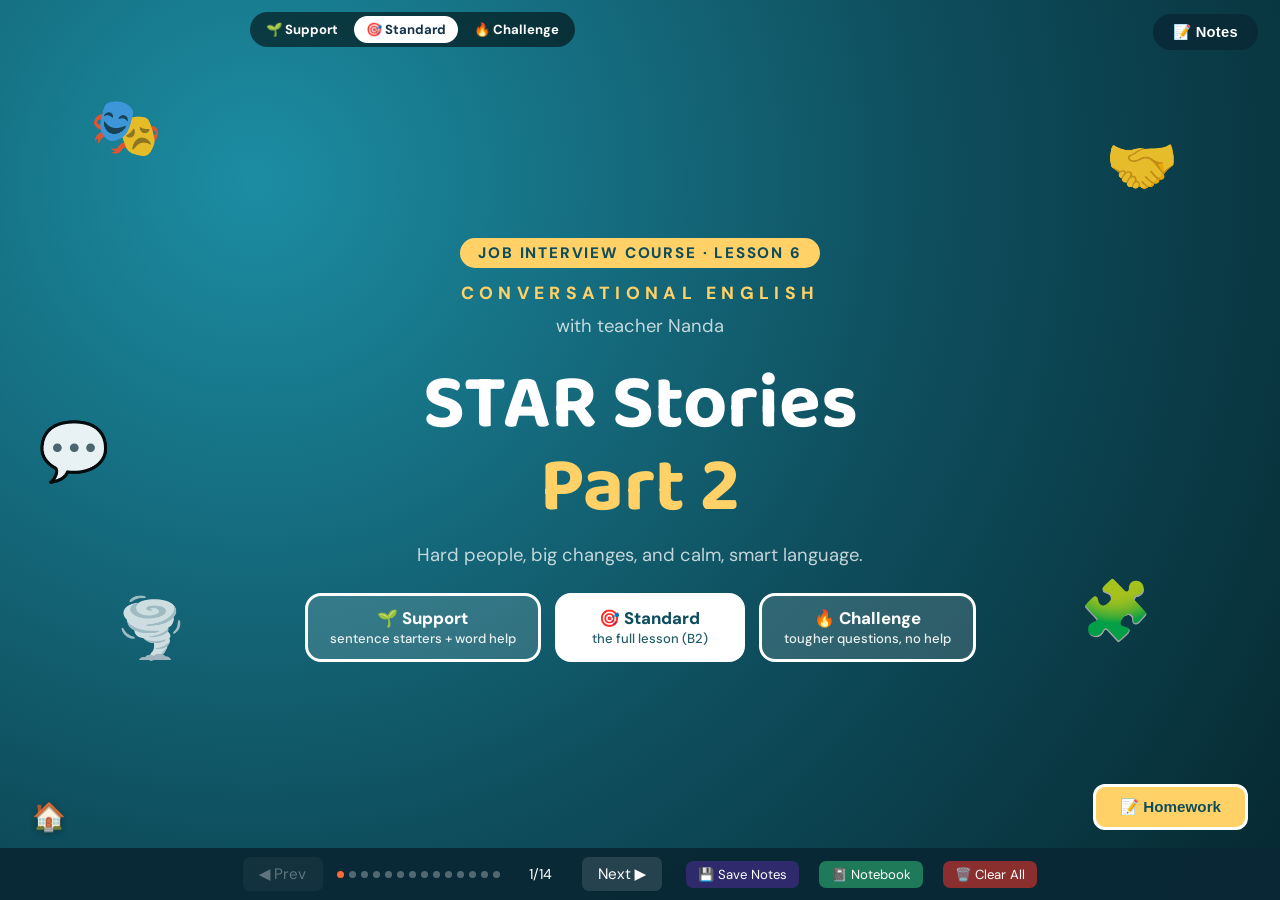
<file: L6/index.html>
<!DOCTYPE html>
<html lang="en">
<head>
<meta charset="UTF-8">
<meta name="viewport" content="width=device-width, initial-scale=1.0">
<title>Job Interview 6 — STAR Stories Part 2</title>
<link rel="preconnect" href="https://fonts.googleapis.com">
<link href="https://fonts.googleapis.com/css2?family=Baloo+2:wght@500;600;700;800&family=DM+Sans:wght@400;500;700;800&display=swap" rel="stylesheet">
<style>
  * { box-sizing: border-box; }
  body { margin:0; font-family:'Segoe UI', system-ui, sans-serif; background:#0A0A0A; }
  #deck { position:relative; width:100%; height:100vh; overflow:hidden; }
  .slide {
    position:absolute; inset:0; opacity:0; pointer-events:none;
    transition:opacity .35s ease; overflow-y:auto; min-height:100vh;
    display:flex; flex-direction:column; background:#fff;
  }
  .slide.active { opacity:1; pointer-events:auto; }

  /* ===== COVER / HW COVER ===== */
  #s1, #hw-cover {
    background: linear-gradient(135deg, #180B08 0%, #3D1810 30%, #6B2318 55%, #8B3A1E 75%, #C44D1E 100%);
    align-items:center; justify-content:center;
  }
  .title-inner { position:relative; width:100%; height:100%; display:flex; flex-direction:column; align-items:center; justify-content:center; padding:40px; }
  .title-label { text-transform:uppercase; letter-spacing:.18em; font-size:1.1rem; font-weight:500; color:rgba(255,255,255,.65); margin-bottom:10px; }
  .title-sub { font-size:1.15rem; font-weight:400; color:rgba(255,255,255,.75); margin-bottom:26px; }
  .title-main { font-size:3.4rem; font-weight:900; color:#fff; line-height:1.1; text-align:center; max-width:900px; }
  .title-accent { color:#FF6B35; text-shadow:0 0 28px rgba(255,107,53,.5); }
  .hw-badge { background:rgba(255,255,255,.1); border-radius:8px; padding:7px 22px; font-size:1rem; letter-spacing:.15em; color:rgba(255,255,255,.85); text-transform:uppercase; font-weight:600; margin-bottom:32px; }

  /* ===== BANNERS ===== */
  .banner { width:100%; padding:13px 28px; font-size:1.1rem; font-weight:700; letter-spacing:.03em; display:flex; align-items:center; gap:10px; flex-shrink:0; color:#fff; }
  .banner-leadin    { background:#D35400; }
  .banner-listening { background:#0E7A8A; }
  .banner-speaking  { background:#B23A6B; }
  .banner-grammar   { background:#5A2E8C; }
  .banner-pron      { background:#A8571E; }
  .banner-reading   { background:#2A6B42; }
  .banner-vocab     { background:#1E7A5F; }
  .banner-video     { background:#A83232; }
  .banner-review    { background:#2E2A6B; }
  .banner-hw        { background:#1C2B3A; }

  .slide-main { flex:1; overflow-y:auto; width:100%; display:flex; flex-direction:column; padding-bottom:60px; }
  .content { padding:24px 48px 20px; flex:1; }
  h2 { font-size:1.85rem; font-weight:800; color:#1C2B3A; margin:0 0 14px; }
  .instruction { font-size:1.08rem; font-weight:700; color:#1C2B3A; margin:0 0 18px; }
  .inst-light { font-size:1.05rem; font-weight:400; color:#1C2B3A; margin:0 0 18px; line-height:1.7; }
  .discuss-label { font-size:1.08rem; font-weight:700; color:#1C2B3A; margin:0 0 14px; line-height:1.7; }
  .section-subhead { font-size:1.3rem; font-weight:800; color:#5A2E8C; margin:24px 0 10px; }
  .discuss-list { margin:0 0 18px; padding-left:22px; line-height:1.9; font-size:1.06rem; color:#1C2B3A; }
  .discuss-list li { margin-bottom:10px; }
  .discuss-box { background:#F4F8FA; border-left:6px solid #0E7A8A; border-radius:12px; padding:16px 20px 4px; margin-top:20px; }
  .discuss-box .discuss-label { margin-bottom:10px; line-height:1.7; }
  .discuss-box .discuss-list { margin-bottom:12px; }

  /* ===== CARDS / EXERCISE CONTAINERS ===== */
  .card { background:#F4F8FA; border-radius:12px; padding:1.5rem; box-shadow:0 2px 8px rgba(0,0,0,.06); margin-bottom:20px; }
  .book-placeholder { border:2px dashed #C9A227; background:#FBF6E8; border-radius:12px; padding:32px 24px; text-align:center; color:#7A5A1E; font-weight:600; margin-bottom:20px; }
  .book-placeholder .bp-icon { font-size:2.2rem; display:block; margin-bottom:8px; }
  .book-placeholder .bp-note { font-weight:400; font-size:1.05rem; color:#9A7A2E; margin-top:6px; }
  .lead-img-wrap { text-align:center; margin-bottom:20px; }
  .lead-img { width:100%; max-height:280px; object-fit:cover; border-radius:14px; box-shadow:0 4px 16px rgba(0,0,0,.15); }
  .lead-img-caption { font-size:1.08rem; font-style:italic; font-weight:700; color:#8B3A1E; margin:12px 0 0; }

  .ex-row { font-size:1.06rem; line-height:1.7; margin-bottom:10px; color:#1C2B3A; }
  .ans-input { border:none; border-bottom:2px solid #5A2E8C; background:transparent; font-size:1.05rem; font-weight:700; width:160px; padding:2px 4px; text-align:left; font-family:inherit; color:#1C2B3A; }
  .ans-input.small { width:120px; }
  .ans-input.wide { width:100%; margin-top:6px; }
  .ans-input.half { width:50%; margin-top:6px; }
  textarea.ans-input { display:block; min-height:70px; resize:vertical; text-align:left; }
  .ans-input:focus { outline:none; border-bottom-color:#B23A6B; }
  .ans-input.correct { color:#1A7A4A; border-bottom-color:#1A7A4A; }
  .ans-input.wrong { color:#C4614A; border-bottom-color:#C4614A; }
  .ans-input.empty-warn { color:#C98A1E; border-bottom-color:#C98A1E; }

  .two-col { columns:2; column-gap:40px; }
  .two-col .ex-row { break-inside:avoid; }
  .fixed-two-col { display:grid; grid-template-columns:1fr 1fr; gap:0 40px; align-items:start; }
  .fixed-three-col { display:grid; grid-template-columns:1fr 1fr 1fr; gap:0 28px; align-items:start; }

  .btn-row { display:flex; gap:12px; justify-content:center; margin-top:22px; flex-wrap:wrap; }
  .btn-check { background:#5A2E8C; color:#fff; border:none; border-radius:8px; padding:11px 26px; font-size:.95rem; font-weight:700; cursor:pointer; font-family:inherit; }
  .btn-reset { background:#e8e8ec; color:#333; border:none; border-radius:8px; padding:11px 26px; font-size:.95rem; font-weight:700; cursor:pointer; font-family:inherit; }
  .btn-suggest { background:#1B6E96; color:#fff; border:none; border-radius:8px; padding:11px 26px; font-size:.95rem; font-weight:700; cursor:pointer; font-family:inherit; }

  .suggest-box { display:none; background:#EAF4F6; border-left:4px solid #1B6E96; border-radius:8px; padding:16px 20px; margin-top:16px; font-size:1.05rem; line-height:1.7; color:#1C2B3A; }
  .suggest-box.show { display:block; }
  .suggest-box li { margin-bottom:6px; }

  /* circle MC */
  .circ-num { display:inline-flex; align-items:center; justify-content:center; width:24px; height:24px; border-radius:6px; font-weight:800; background:#eee; color:#5A2E8C; margin-right:8px; font-size:.9rem; }
  .circ-opt { border:1.5px solid #ccc; border-radius:14px; padding:4px 14px; margin:2px 4px; background:#fff; cursor:pointer; font-family:inherit; font-size:1.05rem; color:#1C2B3A; }
  .circ-opt.picked { border-color:#5A2E8C; background:#EEE7F7; font-weight:700; }
  .circ-opt.correct { border-color:#1A7A4A; background:#E3F5EA; color:#1A7A4A; font-weight:800; }
  .circ-opt.wrong { border-color:#C4614A; background:#FBEAE6; color:#C4614A; font-weight:800; }
  .example-badge { background:#2E7D32;color:#fff;display:inline-flex;align-items:center;justify-content:center;width:24px;height:24px;border-radius:6px;font-weight:800; margin-right:8px; font-size:.9rem; }

  /* classify */
  .classify-bank { display:flex; flex-wrap:wrap; gap:8px; margin-bottom:20px; }
  .classify-chip { border:1.5px solid #5A2E8C; color:#5A2E8C; border-radius:20px; padding:6px 16px; cursor:pointer; font-weight:700; font-size:1.05rem; background:#fff; font-family:inherit; }
  .classify-chip.selected { background:#5A2E8C; color:#fff; }
  .classify-chip.used { opacity:.35; cursor:default; border-style:dashed; }
  .classify-cols { display:grid; grid-template-columns:repeat(2,1fr); gap:14px; }
  .classify-col { background:#fff; border:2px solid #ddd; border-radius:10px; padding:14px; min-height:70px; cursor:pointer; }
  .classify-col h4 { margin:0 0 8px; font-size:1.1rem; color:#5A2E8C; }
  .classify-col .placed { display:inline-block; background:#EEE7F7; border-radius:14px; padding:3px 10px; margin:3px; font-size:1.05rem; font-weight:700; }
  .classify-col .placed.correct { background:#E3F5EA; color:#1A7A4A; }
  .classify-col .placed.wrong { background:#FBEAE6; color:#C4614A; }

  /* match colour pair */
  .match-wrap { display:grid; grid-template-columns:1fr 1fr; gap:40px; background:#F8FAFB; border-radius:14px; padding:1.3rem 1.4rem; }
  .match-col-head { font-weight:800; font-size:1.05rem; letter-spacing:.02em; margin-bottom:12px; padding-bottom:8px; border-bottom:2px solid #E0E6EC; }
  .match-col-head.mc-left { color:#5A2E8C; }
  .match-col-head.mc-right { color:#A8571E; }
  .match-item { padding:11px 14px; border-radius:8px; border:1.5px solid #ddd; margin-bottom:10px; cursor:pointer; font-size:1.05rem; color:#1C2B3A; user-select:none; position:relative; transition:border-color .15s, box-shadow .15s, transform .15s; background:#fff; box-shadow:0 1px 3px rgba(0,0,0,.06); display:flex; align-items:flex-start; }
  .match-item:not(.example-pair):hover { box-shadow:0 3px 10px rgba(0,0,0,.14); transform:translateY(-1px); }
  .match-item.example-pair { cursor:default; background:#EAF6EE !important; border-color:#2E7D32 !important; }
  .match-item.c0 { border-color:#7B2D8E; border-width:3px; background:#F3E6F7; box-shadow:0 0 0 2px rgba(123,45,142,.25); }
  .match-item.c1 { border-color:#C9822E; border-width:3px; background:#FBEFE0; box-shadow:0 0 0 2px rgba(201,130,46,.25); }
  .match-item.c2 { border-color:#2A5A9E; border-width:3px; background:#E3EBFA; box-shadow:0 0 0 2px rgba(42,90,158,.25); }
  .match-item.c3 { border-color:#0E7A8A; border-width:3px; background:#E3F2F4; box-shadow:0 0 0 2px rgba(14,122,138,.25); }
  .match-item.c4 { border-color:#B23A6B; border-width:3px; background:#F8E6EE; box-shadow:0 0 0 2px rgba(178,58,107,.25); }
  .match-item.c5 { border-color:#8C7A1E; border-width:3px; background:#F5F1DD; box-shadow:0 0 0 2px rgba(140,122,30,.25); }
  .match-item.c6 { border-color:#4A5A8C; border-width:3px; background:#E6E9F5; box-shadow:0 0 0 2px rgba(74,90,140,.25); }
  .match-item.c7 { border-color:#3E8C5E; border-width:3px; background:#E6F5EC; box-shadow:0 0 0 2px rgba(62,140,94,.25); }
  .match-item.picking { border-color:#5A2E8C; border-width:3px; border-style:dashed; box-shadow:0 0 0 2px rgba(90,46,140,.2); }
  .match-item.correctpair { outline:3px solid #1A7A4A; background:#1A7A4A !important; color:#fff; }
  .match-item.wrongpair { outline:3px solid #C4614A; background:#C4614A !important; color:#fff; }

  /* word bank tiles */
  .wb-bank { display:flex; flex-wrap:wrap; gap:8px; margin-bottom:18px; }
  .wb-bank.book-style { border-top:3px double #333; border-bottom:1px solid #ccc; padding:12px 4px; }
  .wb-tile { border:1.5px solid #A8571E; color:#A8571E; background:#fff; border-radius:18px; padding:6px 16px; cursor:pointer; font-weight:700; font-family:inherit; font-size:1.05rem; }
  .wb-tile.used { opacity:.35; border-style:dashed; cursor:default; }
  .wb-tile.selected { background:#A8571E; color:#fff; }
  .wb-tile.example-used { opacity:.5; border-style:dashed; cursor:default; text-decoration:line-through; }
  .wb-blank { display:inline-block; min-width:90px; border-bottom:2px solid #A8571E; padding:2px 8px; margin:0 3px; cursor:pointer; font-weight:700; color:#A8571E; text-align:center; }
  .wb-blank.filled { border-style:solid; }
  .wb-blank.correct { color:#1A7A4A; border-color:#1A7A4A; }
  .wb-blank.wrong { color:#C4614A; border-color:#C4614A; }

  /* audio / video placeholders */
  .audio-box { background:#f0f4f8; border-radius:999px; padding:10px 18px; display:flex; align-items:center; gap:14px; margin-bottom:18px; }
  .audio-box audio { width:100%; }
  .speaker-grid { display:grid; grid-template-columns:repeat(4,1fr); gap:16px; margin-bottom:22px; }
  .speaker-card { background:#F4F8FA; border-radius:14px; padding:12px; }
  .speaker-card img { width:100%; height:120px; object-fit:cover; border-radius:10px; display:block; }
  .speaker-card .sp-name { font-size:1.05rem; font-weight:800; color:#1C2B3A; margin:10px 0 8px; text-align:center; }
  .speaker-card .audio-box { margin-bottom:0; padding:6px 10px; }
  .who-table { border:1px solid #E2E8E2; border-radius:12px; overflow:hidden; }
  .who-row { display:grid; grid-template-columns:1fr repeat(4,86px); align-items:center; gap:8px; padding:9px 14px; border-bottom:1px solid #E2E8E2; font-size:1.06rem; line-height:1.5; color:#1C2B3A; }
  .who-row:last-child { border-bottom:none; }
  .who-row.who-head { background:#F4F8FA; font-weight:800; }
  .who-row.who-head span { text-align:center; }
  .who-row.who-head span:first-child { text-align:left; }
  .who-row .circ-opt { width:100%; margin:0; text-align:center; padding:4px 0; }
  .video-box { background:#1C2B3A; border-radius:14px; padding:16px 20px; margin-bottom:18px; }
  .video-box video { width:100%; border-radius:8px; display:block; }
  .video-box p { color:#fff; font-size:1.05rem; margin:0 0 10px; font-weight:700; letter-spacing:.02em; }
  .glossary-note { font-size:1.05rem; color:#666; font-style:italic; margin-top:10px; }
  .glossary-box { background:#F4F8FA; border-radius:10px; padding:14px 18px; margin-bottom:16px; }
  .glossary-box h4 { margin:0 0 8px; font-size:1rem; color:#5A2E8C; }
  .glossary-box p { margin:0 0 6px; font-size:1.05rem; line-height:1.7; color:#1C2B3A; }
  .glossary-box b { color:#1C2B3A; }

  /* answer key toggle */
  .akey-box { display:none; background:#F3EEF7; border-left:4px solid #5A2E8C; border-radius:8px; padding:16px 20px; margin-top:16px; font-size:1.05rem; line-height:1.7; color:#1C2B3A; }
  .akey-box.show { display:block; }
  .akey-box li { margin-bottom:8px; }
  .btn-akey { background:#5A2E8C; color:#fff; border:none; border-radius:8px; padding:11px 26px; font-size:.95rem; font-weight:700; cursor:pointer; font-family:inherit; }

  /* grammar theory / form reference */
  .gram-box { background:#F4F8FA; border-radius:12px; padding:18px 22px; margin-bottom:16px; border-left:6px solid #5A2E8C; }
  .gram-box h3 { margin:0 0 8px; font-size:1.1rem; color:#5A2E8C; }
  .gram-box p { font-size:1.06rem; line-height:1.7; color:#1C2B3A; margin:0 0 8px; }
  .gram-box .hl { font-weight:800; color:#5A2E8C; }
  .gram-box ul { margin:6px 0 0; padding-left:20px; font-size:1.05rem; line-height:1.8; color:#1C2B3A; }
  .gram-note { background:#FDF3D6; border-left:4px solid #C9A227; border-radius:8px; padding:14px 18px; font-size:1.05rem; color:#7A5A1E; margin-top:6px; line-height:1.7; }
  .gram-mistake { background:#FDEBEA; border-left:4px solid #C4614A; border-radius:8px; padding:14px 18px; font-size:1.05rem; color:#7A2A1E; margin-top:10px; line-height:1.7; }
  .gram-mistake s { color:#922B21; }
  .ex-example-centered { text-align:center; font-size:1.06rem; font-style:italic; color:#1A5030; background:#EAF6EE; border-radius:10px; padding:14px 24px; margin:0 0 22px; font-weight:600; line-height:1.7; }
  .ex-example-centered .ex-tag { display:block; font-style:normal; font-weight:800; letter-spacing:.06em; font-size:.78rem; text-transform:uppercase; color:#2F7A52; margin-bottom:6px; }

  /* CCQ box */
  .gx-two { display:grid; grid-template-columns:3fr 2fr; gap:20px; align-items:start; }
  .gx-board { background:#F4F8FA; border-radius:10px; padding:14px 18px; }
  .gx-board h4, .gx-h { margin:0 0 10px; color:#5A2E8C; font-size:1.1rem; }
  .gx-board .ex-row { margin-bottom:8px; line-height:1.6; }
  mark.gx-if { background:#E7EAF7; color:#3B4C99; font-weight:800; padding:1px 6px; border-radius:5px; }
  mark.gx-main { background:#FFF0D9; color:#9A5B00; font-weight:800; padding:1px 6px; border-radius:5px; }
  .ccq-box { background:#F4F8FA; border-radius:10px; padding:14px 18px; margin:14px 0; }
  .ccq-label { font-weight:700; color:#5A2E8C; margin-bottom:8px; font-size:1.05rem; }
  .ccq-list { list-style:none; margin:0; padding:0; display:flex; flex-direction:column; gap:8px; }
  .ccq-list li { font-size:1.05rem; color:#1C2B3A; line-height:1.7; }
  .ccq-list em { color:#5A2E8C; font-weight:700; font-style:normal; }
  .ccq-reveal-btn { background:#5A2E8C; color:#fff; border:none; border-radius:20px; padding:4px 14px; font-size:1.05rem; font-weight:700; cursor:pointer; margin-right:10px; }
  .ccq-reveal-btn:hover { background:#7A45B5; }
  .ccq-answer { display:none; color:#1A5030; font-weight:600; }
  .ccq-answer.show { display:inline; }

  /* speaking interview cards */
  /* ---- Risk Bingo ---- */
  .bingo-layout { display:grid; grid-template-columns:auto 1fr; gap:26px; align-items:start; }
  .bingo-card { display:grid; grid-template-columns:repeat(4,72px); gap:8px; }
  .bingo-cell { height:72px; border-radius:12px; border:2px solid #B23A6B; background:#fff; color:#B23A6B; font-family:inherit; font-size:1.6rem; font-weight:800; cursor:default; display:flex; align-items:center; justify-content:center; transition:background .25s, color .25s, transform .25s; }
  .bingo-cell.marked { background:#B23A6B; color:#fff; transform:scale(.94); }
  .bingo-cell.inline { box-shadow:0 0 0 4px #F2C14E; }
  .bingo-ball { width:120px; height:120px; border-radius:50%; background:#B23A6B; color:#fff; font-size:3rem; font-weight:800; display:flex; align-items:center; justify-content:center; margin:0 auto 16px; box-shadow:0 6px 18px rgba(178,58,107,.35); }
  .bingo-ball.empty { background:#F0E4EA; color:#B23A6B; }
  .bingo-prompt { background:#F8F0F4; border-left:6px solid #B23A6B; border-radius:12px; padding:18px 22px; min-height:150px; }
  .bingo-area { font-size:1.05rem; font-weight:800; color:#B23A6B; margin:0 0 8px; text-transform:uppercase; letter-spacing:.04em; }
  .bingo-q { font-size:1.15rem; line-height:1.6; color:#1C2B3A; margin:0; }
  .bingo-status { text-align:center; font-size:1.05rem; font-weight:700; color:#1C2B3A; margin-top:14px; min-height:1.6em; }
  .bingo-status.win { color:#B23A6B; font-size:1.25rem; }

  /* image placeholder */
  .img-placeholder { background:linear-gradient(135deg,#FBEFE0,#F5DCC0); border-radius:10px; display:flex; flex-direction:column; align-items:center; justify-content:center; color:#8B5A1E; font-size:.95rem; font-weight:600; border:2px dashed #D9B36C; margin:8px 0; padding:24px; text-align:center; min-height:120px; }
  .img-placeholder .ip-icon { font-size:1.8rem; margin-bottom:6px; }
  .photo-grid { display:grid; grid-template-columns:repeat(2,1fr); gap:14px; margin-bottom:16px; }
  .photo-item { position:relative; }
  .photo-item .img-placeholder { min-height:140px; margin:0; }
  .photo-num { position:absolute; top:8px; left:8px; background:#1C2B3A; color:#fff; width:26px; height:26px; border-radius:50%; display:flex; align-items:center; justify-content:center; font-weight:800; font-size:.9rem; }
  .photo-label { margin-top:6px; }
  .photo-label .wb-blank { display:block; width:100%; text-align:center; }

  /* article */
  .article-box { background:#FAFAF8; border-radius:12px; padding:20px 24px; margin-bottom:16px; border:1px solid #eee; }
  .article-box h3 { font-size:1.3rem; font-weight:900; color:#1C2B3A; margin:0 0 4px; line-height:1.3; }
  .article-box h3 .hl { background:#A83232; color:#fff; padding:2px 8px; border-radius:4px; }
  .article-box p { font-size:1.05rem; line-height:1.75; color:#1C2B3A; margin:0 0 14px; }
  .article-box p:last-child { margin-bottom:0; }

  /* checkbox tick list */
  .tick-list { display:flex; flex-direction:column; gap:8px; margin:10px 0 18px; }
  .tick-item { display:flex; align-items:center; gap:12px; padding:9px 14px; border:1.5px solid #ddd; border-radius:8px; cursor:pointer; font-size:1.05rem; color:#1C2B3A; background:#fff; transition:all .15s; }
  .tick-item:hover { border-color:#2A6B42; }
  .tick-box { width:22px; height:22px; border:2px solid #999; border-radius:5px; flex-shrink:0; display:flex; align-items:center; justify-content:center; font-size:.85rem; color:#fff; font-weight:800; }
  .tick-item.picked { border-color:#2A6B42; background:#EAF6EE; }
  .tick-item.picked .tick-box { background:#2A6B42; border-color:#2A6B42; }
  .tick-item.correct { border-color:#1A7A4A; background:#E3F5EA; }
  .tick-item.correct .tick-box { background:#1A7A4A; border-color:#1A7A4A; }
  .tick-item.wrong { border-color:#C4614A; background:#FBEAE6; }
  .tick-item.wrong .tick-box { background:#C4614A; border-color:#C4614A; }
  .tick-item.missed { border-color:#C98A1E; background:#FDF3D6; }

  /* dice */
  .dice-box { text-align:center; background:#F4F8FA; border-radius:14px; padding:30px; }
  .die-face { font-size:3.5rem; margin-bottom:16px; }
  .dice-prompt { font-size:1.15rem; font-weight:700; color:#1C2B3A; margin-top:16px; min-height:30px; }
  .book-hl { background:#D9D9D9; padding:1px 5px; border-radius:3px; }

  /* review */
  .review-grid { display:grid; grid-template-columns:1fr 1fr; gap:14px; margin:10px 0; }

  /* score scale (Listening 1a) */
  .score-card { background:#F4F8FA; border-radius:12px; padding:18px 22px; margin-bottom:16px; }
  .env-row { display:grid; grid-template-columns:1fr auto; align-items:center; gap:16px; padding:9px 0; border-bottom:1px solid #e2e8e2; font-size:1.05rem; color:#1C2B3A; }
  .env-row:last-child { border-bottom:none; }
  .env-row .env-label { min-width:0; }
  .env-scale { display:flex; gap:6px; }
  .scale-head { display:grid; grid-template-columns:1fr auto; gap:16px; align-items:end; padding-bottom:8px; }
  .scale-head .scale-anchors { display:flex; gap:6px; }
  .scale-head .scale-anchors span { width:32px; text-align:center; font-size:.7rem; line-height:1.2; color:#5A6B7A; font-style:italic; }
  .env-pill { width:32px; height:32px; border-radius:50%; border:1.5px solid #0E7A8A; color:#0E7A8A; background:#fff; cursor:pointer; font-weight:700; font-size:.95rem; display:flex; align-items:center; justify-content:center; font-family:inherit; }
  .env-pill.picked { background:#0E7A8A; color:#fff; }

  /* ===== NAV / NOTES / HOME ===== */
  #notesBtn { position:fixed; top:14px; right:22px; z-index:1000; background:rgba(10,40,54,.88); color:#fff; border:none; padding:9px 20px; border-radius:22px; cursor:pointer; font-size:.92rem; font-weight:600; letter-spacing:.02em; transition:background .2s; backdrop-filter:blur(4px); }
  #notesBtn:hover { background:rgba(10,40,54,1); }
  #notesDragHandle { cursor: move; user-select: none; padding: 2px 8px; margin-right: 4px; opacity: .55; font-size: .95rem; border-radius: 4px; display: inline-block; }
  #notesDragHandle:hover { opacity: 1; background: rgba(255,255,255,.15); }
  #notesPanel.dragging { transition: none !important; }
  #homeBtn { position:fixed; top:14px; left:50%; transform:translateX(-50%); z-index:1000; display:none; background:rgba(10,40,54,.88); color:#fff; border:none; width:38px; height:38px; border-radius:50%; cursor:pointer; font-size:1.1rem; align-items:center; justify-content:center; transition:background .2s; backdrop-filter:blur(4px); }
  #homeBtn:hover { background:rgba(20,96,122,.95); }
  #notesPanel { position:fixed; top:54px; right:22px; z-index:999; width:360px; max-height:0; overflow:hidden; transition:max-height .35s ease, opacity .25s ease; opacity:0; border-radius:14px; }
  #notesPanel.open { max-height:320px; opacity:1; }
  #notesPanel.cover { left:50%; right:auto; top:56px; transform:translateX(-50%); width:min(760px,94vw); max-height:calc(100vh - 110px) !important; display:flex; flex-direction:column; }
  #notesPanel.cover #notesTA { min-height:calc(100vh - 210px) !important; max-height:calc(100vh - 210px) !important; overflow-y:auto; }
  #notesToolbar { display:flex; gap:5px; padding:6px 10px; background:rgba(10,40,54,.7); border-radius:10px 10px 0 0; align-items:center; flex-wrap:wrap; }
  #notesToolbar button { background:rgba(255,255,255,.12); border:none; border-radius:5px; color:#fff; font-size:.85rem; padding:3px 9px; cursor:pointer; font-family:inherit; transition:background .15s; }
  #notesToolbar button:hover { background:rgba(255,255,255,.25); }
  #notesTA { width:100%; min-height:220px; max-height:260px; padding:14px; border:none; border-radius:0 0 14px 14px; outline:none; font-size:1rem; line-height:1.55; background:rgba(10,40,54,.92); color:#fff; font-family:inherit; backdrop-filter:blur(6px); box-sizing:border-box; overflow-y:auto; }
  #notesTA:empty::before { content:attr(data-placeholder); color:rgba(255,255,255,.4); pointer-events:none; }
  #notesTA [style*="background-color"] { color:#1a1a1a !important; }
  #nav { position:fixed; bottom:0; left:0; right:0; height:52px; background:rgba(10,40,54,.96); z-index:500; display:flex; align-items:center; justify-content:center; gap:14px; }
  #nav button { background:rgba(255,255,255,.12); color:#fff; border:none; border-radius:7px; padding:7px 16px; font-size:.95rem; cursor:pointer; font-family:inherit; }
  #nav button:disabled { opacity:.35; cursor:default; }
  #dots { display:flex; gap:5px; flex-wrap:wrap; max-width:360px; justify-content:center; }
  .dot { width:7px; height:7px; border-radius:50%; background:rgba(255,255,255,.3); cursor:pointer; }
  .dot.active { background:#FF6B35; }
  #counter { color:#fff; font-size:.9rem; min-width:54px; text-align:center; }

  /* print */
  .slide-notes-print { display:none; }
  .lesson-link-print { display:none; }
  @media print {
    @page { margin:1.2cm; }
    * { -webkit-print-color-adjust:exact !important; print-color-adjust:exact !important; }
    html, body { height:auto !important; overflow:visible !important; background:#fff !important; display:block !important; }
    #deck { overflow:visible !important; height:auto !important; display:block !important; position:static !important; }
    #notesBtn, #notesPanel, #nav, #homeBtn { display:none !important; }
    body.print-all .slide { display:flex !important; flex-direction:column !important; position:relative !important; inset:auto !important; opacity:1 !important; padding:16px 24px !important; page-break-after:always; break-after:page; min-height:0 !important; height:auto !important; }
    .slide * { flex:none !important; height:auto !important; min-height:0 !important; max-height:none !important; }
    .slide-main, .content { overflow:visible !important; }
    img, video { max-height:240px !important; width:auto !important; max-width:100% !important; object-fit:contain !important; }
    body.print-all .slide::before { content:"Job Interview 6 \2014  STAR Stories Part 2"; display:block !important; font-size:10px; color:#999; font-family:'Segoe UI', Arial, sans-serif; padding-bottom:5px; border-bottom:1px solid #ddd; margin-bottom:8px; }
    body.print-all #s1::before { display:none !important; }
    .lesson-link-print { display:block !important; padding:28px 32px; margin-bottom:20px; background:linear-gradient(135deg, #180B08 0%, #3D1810 30%, #6B2318 55%, #8B3A1E 75%, #C44D1E 100%); border-radius:12px; text-align:center; font-family:'Segoe UI', Arial, sans-serif; }
    .lesson-link-print .lp-title { display:block; font-size:30px; font-weight:900; color:#fff; margin-bottom:10px; letter-spacing:.01em; line-height:1.2; }
    .lesson-link-print .lp-sub { display:block; font-size:20px; color:rgba(255,255,255,.88); font-weight:500; }
    .lesson-link-print a { color:#FF6B35; font-weight:800; text-decoration:underline; font-size:20px; }
    .slide-notes-print { display:block !important; margin-top:12px; padding:10px 14px; border-top:2px solid #0E5A8A; background:#E3F2FD; border-radius:6px; font-size:12px; line-height:1.6; color:#1A1A2E; }
    .slide-notes-print-label { font-size:10px; font-weight:800; color:#0E5A8A; text-transform:uppercase; letter-spacing:1px; margin-bottom:4px; display:block; }
    .card-body, .card-body * { color:#1a1a1a !important; }
  }


/* ===== JOB INTERVIEW COURSE — shared components (colors come from per-lesson :root vars) ===== */
.content { zoom:1.25; }
@media print { .content { zoom:1; } }
.slide { background:var(--paper,#fff); }
.slide-main { background-image:var(--pattern,none); background-size:var(--patsize,auto); }
h2 { font-family:var(--fh,'Fredoka'),sans-serif; color:var(--c1); }
.instruction, .inst-light, .discuss-label { color:var(--ink,#1C2B3A); }
.banner { background:linear-gradient(90deg,var(--c1),var(--c2)) !important; font-family:var(--fh,'Fredoka'),sans-serif; font-size:1.2rem; }
.btn-check { background:var(--c1); }
.ans-input { border-bottom-color:var(--c2); }
.circ-num { color:var(--c1); }
.gram-box { border-left-color:var(--c2); background:var(--c3); }
.gram-box h3, .gram-box .hl { color:var(--c1); }

/* ---- level switch ---- */
.sup, .chal, .sup-i, .chal-i { display:none; }
.lv-support .sup, .lv-challenge .chal { display:block; }
.lv-support .sup-i, .lv-challenge .chal-i { display:inline; }
.lv-support .nsup { display:none; }
.sup { background:#E9F7EF; border-left:5px solid #2FA36B; border-radius:10px; padding:12px 16px; margin:12px 0; font-size:1.02rem; line-height:1.7; color:#1C4A33; }
.sup::before { content:"🌱 Support"; display:block; font-weight:800; font-size:.78rem; letter-spacing:.1em; text-transform:uppercase; color:#2FA36B; margin-bottom:2px; }
.chal { background:#FFF0E6; border-left:5px solid #E8590C; border-radius:10px; padding:12px 16px; margin:12px 0; font-size:1.02rem; line-height:1.7; color:#6B2A05; }
.chal::before { content:"🔥 Challenge"; display:block; font-weight:800; font-size:.78rem; letter-spacing:.1em; text-transform:uppercase; color:#E8590C; margin-bottom:2px; }
#lvBar { position:fixed; top:12px; left:250px; z-index:1100; display:flex; gap:4px; background:rgba(0,0,0,.55); padding:4px; border-radius:999px; }
#lvBar button { border:none; border-radius:999px; padding:5px 12px; font-size:.82rem; font-weight:700; cursor:pointer; background:transparent; color:#fff; font-family:inherit; }
#lvBar button.on { background:#fff; color:#12324A; }
.lv-pick { display:flex; gap:14px; margin-top:26px; flex-wrap:wrap; justify-content:center; position:relative; z-index:4; }
.lv-pick button { border:3px solid #fff; border-radius:16px; padding:12px 22px; font-size:1.05rem; font-weight:800; cursor:pointer; background:rgba(255,255,255,.14); color:#fff; font-family:inherit; min-width:190px; line-height:1.3; }
.lv-pick button small { display:block; font-weight:500; font-size:.82rem; opacity:.9; }
.lv-pick button.on { background:#fff; color:var(--c1); }

/* ---- cover ---- */
.cv-chip { position:absolute; z-index:1; font-size:clamp(2rem,4.5vw,4rem); opacity:.9; animation:cvf 7s ease-in-out infinite; }
@keyframes cvf { 0%,100%{ transform:translateY(0) rotate(-4deg);} 50%{ transform:translateY(-16px) rotate(5deg);} }
.title-main { font-family:var(--fh,'Fredoka'),sans-serif; color:#fff; font-weight:700; line-height:1.08; font-size:clamp(2.8rem,6vw,5.2rem); position:relative; z-index:3; }
.title-accent { color:var(--c4); text-shadow:none; }
.title-label { color:var(--c4); font-weight:800; letter-spacing:.3em; }
.course-tag { display:inline-block; background:var(--c4); color:var(--c1); font-weight:800; border-radius:999px; padding:5px 18px; font-size:.95rem; letter-spacing:.12em; text-transform:uppercase; margin-bottom:14px; position:relative; z-index:3; }
.cover-btn { background:var(--c4) !important; color:var(--c1) !important; border:3px solid #fff !important; border-radius:12px !important; font-weight:800 !important; }

/* ---- tip / pattern boxes ---- */
.tipbox { background:var(--c3); border-left:6px solid var(--c2); border-radius:12px; padding:16px 22px; margin:0 0 16px; font-size:1.06rem; line-height:1.75; color:var(--ink,#1C2B3A); }
.tipbox h3 { margin:0 0 8px; font-size:1.12rem; color:var(--c1); font-family:var(--fh,'Fredoka'),sans-serif; }
.chip-a, .chip-b, .chip-c { font-weight:800; padding:1px 9px; border-radius:6px; }
.chip-a { color:#1B6E96; background:#E1F0F7; } .chip-b { color:#B03A5B; background:#FBE6EC; } .chip-c { color:#1A7A4A; background:#E3F5EA; }
.twocol { display:grid; grid-template-columns:1fr 1fr; gap:22px; align-items:start; }
.stack { display:flex; flex-direction:column; gap:12px; }
.bigq { font-family:var(--fh,'Fredoka'),sans-serif; font-size:1.7rem; line-height:1.35; color:var(--c1); background:#fff; border:3px solid var(--c2); border-radius:18px; padding:18px 24px; box-shadow:5px 5px 0 var(--c2); }

/* ---- flag sort ---- */
.fs { display:grid; grid-template-columns:1fr 1fr; gap:14px 28px; }
.fs-col { display:flex; flex-direction:column; gap:12px; }
.fs-card { background:#fff; border:2px solid #D5DEE5; border-radius:14px; padding:12px 16px; font-size:1.05rem; line-height:1.6; }
.fs-card .fs-t { display:block; margin-bottom:8px; }
.fs-btn { border:2px solid #C9D3DB; background:#F6F8FA; border-radius:999px; padding:4px 14px; margin-right:6px; font-family:inherit; font-size:.92rem; font-weight:700; cursor:pointer; color:#33475B; }
.fs-btn.sel { background:var(--c1); color:#fff; border-color:var(--c1); }
.fs-card.ok { border-color:#1A7A4A; background:#E3F5EA; } .fs-card.bad { border-color:#C4614A; background:#FBEAE6; } .fs-card.empty-warn { border-color:#C98A1E; background:#FFF6E1; }

/* ---- multi pick ---- */
.mp { display:grid; grid-template-columns:1fr 1fr; gap:12px 20px; }
.mp-opt { border:2px solid #C9D3DB; background:#fff; border-radius:14px; padding:12px 16px; font-size:1.05rem; line-height:1.55; cursor:pointer; text-align:left; font-family:inherit; color:var(--ink,#1C2B3A); }
.mp-opt.picked { border-color:var(--c2); background:var(--c3); font-weight:700; }
.mp-opt.ok { border-color:#1A7A4A; background:#E3F5EA; color:#1A7A4A; font-weight:800; } .mp-opt.bad { border-color:#C4614A; background:#FBEAE6; color:#C4614A; font-weight:800; }

/* ---- order chips ---- */
.og-slots { display:flex; flex-direction:column; gap:8px; margin-bottom:14px; }
.og-slot { min-height:50px; border:2px dashed #B8C4CE; border-radius:12px; padding:5px 8px 5px 48px; position:relative; background:#FAFBFC; display:flex; align-items:center; }
.og-slot::before { content:attr(data-n); position:absolute; left:8px; top:50%; transform:translateY(-50%); width:30px; height:30px; border-radius:50%; background:var(--c1); color:#fff; font-weight:800; display:flex; align-items:center; justify-content:center; }
.og-slot.filled { border-style:solid; border-color:var(--c2); }
.og-pool { display:flex; flex-direction:column; gap:8px; }
.og-chip { background:var(--c3); border:2px solid var(--c2); border-radius:12px; padding:8px 14px; font-size:1.02rem; line-height:1.5; cursor:pointer; text-align:left; font-family:inherit; color:var(--ink,#1C2B3A); width:100%; }
.og-chip:hover { filter:brightness(.96); }
.og-chip.ok { background:#E3F5EA; border-color:#1A7A4A; color:#1A7A4A; font-weight:700; } .og-chip.bad { background:#FBEAE6; border-color:#C4614A; color:#C4614A; font-weight:700; }

/* ---- buckets ---- */
.bk-pool { display:flex; flex-wrap:wrap; gap:8px; margin-bottom:14px; padding:12px; background:#F4F6F8; border-radius:12px; min-height:56px; }
.bk-chip { background:#fff; border:2px solid var(--c2); border-radius:12px; padding:7px 13px; font-size:1.0rem; line-height:1.5; cursor:pointer; text-align:left; font-family:inherit; color:var(--ink,#1C2B3A); max-width:100%; }
.bk-chip.sel { background:var(--c4); box-shadow:0 0 0 3px var(--c1); }
.bk-chip.ok { background:#E3F5EA; border-color:#1A7A4A; color:#1A7A4A; font-weight:700; } .bk-chip.bad { background:#FBEAE6; border-color:#C4614A; color:#C4614A; font-weight:700; }
.bk-row { display:grid; grid-template-columns:repeat(var(--cols,2),1fr); gap:14px; }
.bk-b { border:3px solid var(--c1); border-radius:14px; background:#fff; cursor:pointer; min-height:120px; }
.bk-b h4 { margin:0; padding:8px 14px; background:var(--c1); color:#fff; font-family:var(--fh,'Fredoka'),sans-serif; font-size:1.12rem; }
.bk-drop { padding:10px; display:flex; flex-direction:column; gap:8px; }

/* ---- timer ---- */
.tm { display:inline-flex; align-items:center; gap:18px; background:var(--c1); color:#fff; border-radius:20px; padding:14px 26px; margin:8px 0; }
.tm-d { font-family:var(--fh,'Fredoka'),sans-serif; font-size:2.6rem; min-width:90px; text-align:center; font-weight:700; }
.tm.done { background:#B23A3A; }
.tm button { background:var(--c4); color:var(--c1); border:none; border-radius:10px; padding:9px 18px; font-weight:800; font-size:1rem; cursor:pointer; font-family:inherit; }

/* ---- roulette ---- */
.rl { text-align:center; background:var(--c3); border:3px solid var(--c2); border-radius:22px; padding:22px 26px; }
.rl-q { font-family:var(--fh,'Fredoka'),sans-serif; font-size:1.8rem; color:var(--c1); line-height:1.35; min-height:3.6em; display:flex; align-items:center; justify-content:center; }
.rl-f { color:#1C4A33; font-size:1.02rem; margin:2px 0 12px; font-style:italic; }
.rl button { background:var(--c1); color:#fff; border:none; border-radius:12px; padding:12px 28px; font-size:1.05rem; font-weight:800; cursor:pointer; font-family:inherit; margin-top:8px; }

/* ---- branching scenario ---- */
.br-opt { display:block; width:100%; text-align:left; background:#fff; border:2px solid #C9D3DB; border-radius:14px; padding:12px 16px; margin-bottom:10px; font-size:1.05rem; line-height:1.55; cursor:pointer; font-family:inherit; color:var(--ink,#1C2B3A); }
.br-opt.sel { border-color:var(--c2); background:var(--c3); }
.br-fb { display:none; border-radius:12px; padding:14px 18px; font-size:1.05rem; line-height:1.65; margin-top:6px; }
.br-fb.show { display:block; } .br-fb.good { background:#E3F5EA; border-left:6px solid #1A7A4A; } .br-fb.ok { background:#FFF6E1; border-left:6px solid #C98A1E; } .br-fb.bad { background:#FBEAE6; border-left:6px solid #C4614A; }

/* ---- answer builder ---- */
.ab { background:#fff; border:3px solid var(--c2); border-radius:20px; padding:18px 22px; }
.ab-step { margin-bottom:14px; }
.ab-lab { font-family:var(--fh,'Fredoka'),sans-serif; font-weight:700; font-size:1.12rem; color:var(--c1); }
.ab-hint { font-size:.98rem; color:#556; margin:0 0 4px; }
.ab-in { width:100%; border:2px solid #C9D3DB; border-radius:10px; padding:8px 12px; font-family:inherit; font-size:1.05rem; line-height:1.55; text-align:left; resize:vertical; color:var(--ink,#1C2B3A); }
.ab-in:focus { outline:none; border-color:var(--c2); }
.ab-out { display:none; background:var(--c3); border-radius:14px; padding:14px 18px; margin-top:14px; font-size:1.08rem; line-height:1.75; }
.ab-out.show { display:block; } .ab-out p { margin:6px 0 8px; } .ab-ok { color:#1A7A4A; font-weight:800; } .ab-warn { color:#C4614A; font-weight:700; }
.ab-sup { font-size:.98rem; }

/* ---- course-wide small bits ---- */
.pill { display:inline-block; background:var(--c3); border:2px solid var(--c2); border-radius:999px; padding:3px 14px; margin:3px 4px 3px 0; font-weight:700; font-size:1rem; }
.mapgrid { display:grid; grid-template-columns:repeat(3,1fr); gap:14px; }
.maptile { border:none; border-radius:999px; padding:20px 14px; background:var(--c1); color:#fff; font-weight:800; font-size:1.1rem; cursor:pointer; font-family:inherit; line-height:1.3; }
.maptile.on { background:var(--c4); color:var(--c1); box-shadow:0 0 0 4px var(--c1); }
.mapinfo { background:var(--c3); border-left:6px solid var(--c2); border-radius:12px; padding:14px 20px; margin-top:14px; font-size:1.06rem; line-height:1.7; min-height:96px; }
.ccq-answer { display:none; } .ccq-answer.show { display:inline; }
.say-it { background:#fff; border:2px dashed var(--c2); border-radius:14px; padding:12px 18px; font-size:1.06rem; line-height:1.7; margin:10px 0; }

.og.wide { display:grid; grid-template-columns:1fr 1fr; gap:0 22px; align-items:start; }
.og.wide .btn-row { grid-column:1 / -1; }
.bk.side { display:grid; grid-template-columns:1fr 1fr; gap:0 22px; align-items:start; }
.bk.side .bk-pool { flex-direction:column; margin-bottom:0; }
.bk.side .bk-row { align-self:start; }
.bk.side .btn-row { grid-column:1 / -1; }

/* ---- simulator ---- */
.sim { background:#fff; border:3px solid var(--c1); border-radius:22px; overflow:hidden; }
.sim-top { display:flex; align-items:center; gap:14px; background:var(--c1); color:#fff; padding:10px 18px; }
.sim-face { font-size:2.2rem; } .sim-who { font-weight:800; font-size:1.05rem; flex:1; }
.sim-meter { width:240px; height:16px; background:rgba(255,255,255,.25); border-radius:99px; overflow:hidden; } .sim-fill { height:100%; width:0; background:var(--c4); transition:width .5s; }
.sim-log { height:190px; overflow-y:auto; padding:14px 18px; background:var(--c3); display:flex; flex-direction:column; gap:10px; }
.sim-b { max-width:80%; padding:10px 16px; border-radius:16px; font-size:1.04rem; line-height:1.6; }
.sim-b.them { align-self:flex-start; background:#fff; border:2px solid var(--c1); } .sim-b.me { align-self:flex-end; background:var(--c2); color:#fff; }
.sim-b.fb { align-self:center; font-size:.98rem; font-style:italic; max-width:92%; } .sim-b.fb.good { background:#E3F5EA; color:#14573A; } .sim-b.fb.ok { background:#FFF6E1; color:#7A5100; } .sim-b.fb.bad { background:#FBEAE6; color:#8A2E1B; }
.sim-opts { padding:12px 18px 6px; display:flex; flex-direction:column; gap:8px; min-height:30px; }
.sim-opt { text-align:left; background:#fff; border:2px solid var(--c2); border-radius:12px; padding:10px 14px; font-size:1.03rem; line-height:1.5; cursor:pointer; font-family:inherit; color:var(--ink); }
.sim-opt:hover { background:var(--c3); }
.sim-end { display:none; padding:12px 18px 16px; text-align:center; } .sim-verdict { font-size:1.2rem; font-weight:800; color:var(--c1); margin-bottom:10px; }
.sim-end button { background:var(--c1); color:#fff; border:none; border-radius:10px; padding:10px 22px; font-weight:800; cursor:pointer; font-family:inherit; font-size:1rem; }

/* ---- rapid fire ---- */
.rf { background:var(--c1); color:#fff; border-radius:22px; padding:18px 22px; }
.rf-head { display:flex; justify-content:space-between; font-weight:800; margin-bottom:8px; } .rf-track { height:10px; background:rgba(255,255,255,.2); border-radius:99px; overflow:hidden; margin-bottom:14px; } .rf-bar { height:100%; background:var(--c4); width:100%; }
.rf-q { font-family:var(--fh),sans-serif; font-size:1.55rem; line-height:1.4; margin-bottom:14px; min-height:3.2em; } .rf-late { color:var(--c4); font-size:1rem; }
.rf-opts { display:grid; grid-template-columns:1fr 1fr; gap:10px; }
.rf-opt { background:#fff; color:var(--ink); border:3px solid transparent; border-radius:14px; padding:12px 14px; font-size:1.08rem; font-weight:700; cursor:pointer; font-family:inherit; text-align:left; line-height:1.4; }
.rf-opt:hover:not(:disabled) { border-color:var(--c4); } .rf-opt.ok { background:#2FBF6B; color:#fff; } .rf-opt.bad { background:#E0533D; color:#fff; } .rf-opt:disabled { cursor:default; }
.rf-end { display:none; text-align:center; padding:16px 0; } .rf-result { font-family:var(--fh),sans-serif; font-size:1.8rem; margin-bottom:12px; }
.rf-end button { background:var(--c4); color:var(--c1); border:none; border-radius:10px; padding:10px 24px; font-weight:800; cursor:pointer; font-family:inherit; font-size:1rem; }

/* ---- memory ---- */
.mem-top { display:flex; align-items:center; gap:16px; margin-bottom:10px; font-weight:800; color:var(--c1); } .mem-top button { background:var(--c1); color:#fff; border:none; border-radius:8px; padding:6px 14px; font-weight:700; cursor:pointer; font-family:inherit; }
.mem-grid { display:grid; grid-template-columns:repeat(4,1fr); gap:10px; }
.mem-c { position:relative; min-height:86px; border:none; border-radius:14px; background:var(--c1); color:transparent; font-size:1rem; font-weight:700; line-height:1.35; cursor:pointer; font-family:inherit; padding:8px 10px; }
.mem-c::before { content:"?"; position:absolute; inset:0; display:flex; align-items:center; justify-content:center; font-size:2rem; color:var(--c4); font-family:var(--fh),sans-serif; }
.mem-c.open, .mem-c.done { background:#fff; color:var(--ink); border:3px solid var(--c2); } .mem-c.open::before, .mem-c.done::before { display:none; } .mem-c.done { background:#E3F5EA; border-color:#1A7A4A; color:#14573A; }
.mem-win { display:none; margin-top:12px; font-weight:800; color:#1A7A4A; font-size:1.15rem; text-align:center; }

/* ---- word order ---- */
.wo-item { margin-bottom:16px; } .wo-line { min-height:52px; border:2px dashed #B8C4CE; border-radius:12px; padding:6px 8px; display:flex; flex-wrap:wrap; gap:6px; background:#FAFBFC; margin-bottom:8px; align-items:center; }
.wo-line.ok { border:2px solid #1A7A4A; background:#E3F5EA; } .wo-line.bad { border:2px solid #C4614A; background:#FBEAE6; }
.wo-pool { display:flex; flex-wrap:wrap; gap:6px; } .wo-t { background:var(--c3); border:2px solid var(--c2); border-radius:10px; padding:5px 12px; font-size:1.05rem; cursor:pointer; font-family:inherit; color:var(--ink); }

/* ---- error hunt ---- */
.eh-item { background:#fff; border:2px solid #D5DEE5; border-radius:14px; padding:10px 14px; margin-bottom:10px; line-height:2; } .eh-item.ok { border-color:#1A7A4A; background:#E3F5EA; } .eh-item.bad { border-color:#C4614A; background:#FBEAE6; } .eh-item.empty-warn { border-color:#C98A1E; background:#FFF6E1; }
.eh-w { border:none; background:transparent; font-size:1.06rem; font-family:inherit; cursor:pointer; padding:2px 5px; border-radius:7px; color:var(--ink); } .eh-w:hover { background:var(--c3); } .eh-w.sel { background:var(--c4); font-weight:800; outline:2px solid var(--c1); }
.eh-fixlab { font-size:.92rem; font-weight:700; color:var(--c1); margin-left:8px; } .eh-in { border:none; border-bottom:2px solid var(--c2); background:transparent; font-size:1.05rem; font-weight:700; width:150px; font-family:inherit; text-align:left; color:var(--ink); }

/* ---- thought bubbles ---- */
.say { background:var(--c2); color:#fff; border-radius:16px 16px 16px 4px; padding:10px 16px; font-size:1.06rem; line-height:1.6; margin-bottom:6px; }
.thought { display:none; background:#fff; border:3px dotted var(--c1); border-radius:20px; padding:10px 16px; font-style:italic; line-height:1.6; margin:4px 0 14px 26px; color:var(--c1); } .thought.show { display:block; }
.mindbtn { background:var(--c4); color:var(--c1); border:none; border-radius:999px; padding:4px 14px; font-weight:800; font-size:.9rem; cursor:pointer; font-family:inherit; margin-bottom:6px; }

.rf-track{display:none!important}

.ab-copied{align-self:center;font-weight:800;color:#1A7A4A;margin-left:6px}.ab-copied.warn{color:#C4614A}
.btn-row{flex-wrap:wrap}

.ab-ex{display:block;margin-top:4px;font-style:italic;color:#1A5E7A}.rl-ex{display:block;margin-top:8px;font-style:italic}

:root{--c1:#0E4D5C;--c2:#FF6F59;--c3:#E8F8F7;--c4:#FFD166;--ink:#0E4D5C;--fh:'Baloo 2';--pattern:radial-gradient(rgba(255,111,89,.12) 2px,transparent 2px);--patsize:28px 28px;}
body{font-family:'DM Sans','Segoe UI',system-ui,sans-serif;background:#0E4D5C;}
#s1,#hw-cover{background:radial-gradient(circle at 20% 20%, #1C8DA3 0%, #0E4D5C 55%, #062830 100%);align-items:center;justify-content:center;}
.rl:not(.spun) .rl-f{display:none !important;}


</style>
</head>
<body data-lesson="Lesson 6">
<div id="progBar"></div>
<button id="homeBtn" onclick="goTo(0)">🏠</button>
<button id="notesBtn" onclick="toggleNotes()">📝 Notes</button>
<div id="notesPanel">
  <div id="notesToolbar"><span id="notesDragHandle" title="Drag to move">⠷⠷</span>
    <button onclick="notesFormat('bold')" title="Bold"><b>B</b></button>
    <button onclick="notesFormat('underline')" title="Underline"><u>U</u></button>
    <span style="display:flex;gap:3px;align-items:center;margin-left:6px;padding-left:6px;border-left:1px solid rgba(255,255,255,.2)">
      <button onclick="notesHilite('#FFE600')" title="Yellow" style="background:#FFE600;width:20px;height:20px;padding:0;border-radius:4px;border:none;cursor:pointer;"></button>
      <button onclick="notesHilite('#90EE90')" title="Green"  style="background:#90EE90;width:20px;height:20px;padding:0;border-radius:4px;border:none;cursor:pointer;"></button>
      <button onclick="notesHilite('#FFB3C6')" title="Pink"   style="background:#FFB3C6;width:20px;height:20px;padding:0;border-radius:4px;border:none;cursor:pointer;"></button>
      <button onclick="notesHilite('#ADD8E6')" title="Blue"   style="background:#ADD8E6;width:20px;height:20px;padding:0;border-radius:4px;border:none;cursor:pointer;"></button>
      <button onclick="notesHilite('remove')" title="Remove highlight" style="font-size:.78rem;padding:2px 7px;color:#ff9999;margin-left:2px;background:rgba(255,255,255,.1);border:none;border-radius:4px;cursor:pointer;">✕</button>
    </span>
  </div>
  <div id="notesTA" contenteditable="true" data-placeholder="Your notes for this slide…" spellcheck="false" oninput="saveNotes()"></div>
</div>

<div id="lvBar"><button data-lv="support" onclick="setLevel('support')">🌱 Support</button><button data-lv="standard" onclick="setLevel('standard')">🎯 Standard</button><button data-lv="challenge" onclick="setLevel('challenge')">🔥 Challenge</button></div>
<div id="deck">

<div class="slide active" id="s1">
  <div class="cv-chip" style="top:10%;left:7%">🎭</div><div class="cv-chip" style="top:14%;right:8%;animation-delay:-2s">🤝</div><div class="cv-chip" style="bottom:26%;left:9%;animation-delay:-4s">🌪️</div><div class="cv-chip" style="bottom:28%;right:10%;animation-delay:-1s">🧩</div><div class="cv-chip" style="top:46%;left:3%;animation-delay:-3s">💬</div>
  <div class="title-inner">
    <div class="course-tag">Job Interview Course · Lesson 6</div>
    <div class="title-label">Conversational English</div>
    <div class="title-sub">with teacher Nanda</div>
    <div class="title-main">STAR Stories<br><span class="title-accent">Part 2</span></div>
    <div class="title-sub" style="margin:14px 0 0;position:relative;z-index:3;">Hard people, big changes, and calm, smart language.</div>
    <div class="lv-pick">
      <button data-lv="support" onclick="setLevel('support')">🌱 Support<small>sentence starters + word help</small></button>
      <button data-lv="standard" onclick="setLevel('standard')">🎯 Standard<small>the full lesson (B2)</small></button>
      <button data-lv="challenge" onclick="setLevel('challenge')">🔥 Challenge<small>tougher questions, no help</small></button></div>
    <a href="../index.html" title="All lessons" style="position:absolute;bottom:70px;left:32px;font-size:1.7rem;line-height:1;text-decoration:none;filter:drop-shadow(0 1px 3px rgba(0,0,0,.3));z-index:5;">🏠</a>
    <div style="position:absolute;bottom:70px;right:32px;z-index:5;"><button class="cover-btn" onclick="goToId('hw-cover')" style="padding:11px 24px;font-size:.95rem;cursor:pointer;">📝 Homework</button></div>
  </div>
</div>

<div class="slide" id="s-lead">
  <div class="banner banner-leadin">🔥 Lead-in</div>
  <div class="slide-main"><div class="content">
    <h2>Blunt or diplomatic?</h2>
<p class="instruction">Interviewers love calm, respectful language about difficult situations. Is each sentence blunt or diplomatic? There are 4 of each.</p><div id="fs-dip"><div class="fs"><div class="fs-col"><div class="fs-card" data-ans="a"><span class="fs-t">He was lazy and never helped.</span><button class="fs-btn" onclick="fsPick(this,'a')">💥 Blunt</button><button class="fs-btn" onclick="fsPick(this,'b')">🕊️ Diplomatic</button></div><div class="fs-card" data-ans="b"><span class="fs-t">We had different working styles, so I suggested a clear plan.</span><button class="fs-btn" onclick="fsPick(this,'a')">💥 Blunt</button><button class="fs-btn" onclick="fsPick(this,'b')">🕊️ Diplomatic</button></div><div class="fs-card" data-ans="a"><span class="fs-t">My manager was a disaster.</span><button class="fs-btn" onclick="fsPick(this,'a')">💥 Blunt</button><button class="fs-btn" onclick="fsPick(this,'b')">🕊️ Diplomatic</button></div><div class="fs-card" data-ans="b"><span class="fs-t">My manager and I saw some things differently, so I asked for regular feedback.</span><button class="fs-btn" onclick="fsPick(this,'a')">💥 Blunt</button><button class="fs-btn" onclick="fsPick(this,'b')">🕊️ Diplomatic</button></div></div><div class="fs-col"><div class="fs-card" data-ans="a"><span class="fs-t">The client was crazy.</span><button class="fs-btn" onclick="fsPick(this,'a')">💥 Blunt</button><button class="fs-btn" onclick="fsPick(this,'b')">🕊️ Diplomatic</button></div><div class="fs-card" data-ans="b"><span class="fs-t">The client was understandably frustrated, so I listened first.</span><button class="fs-btn" onclick="fsPick(this,'a')">💥 Blunt</button><button class="fs-btn" onclick="fsPick(this,'b')">🕊️ Diplomatic</button></div><div class="fs-card" data-ans="a"><span class="fs-t">Everyone ignored my idea.</span><button class="fs-btn" onclick="fsPick(this,'a')">💥 Blunt</button><button class="fs-btn" onclick="fsPick(this,'b')">🕊️ Diplomatic</button></div><div class="fs-card" data-ans="b"><span class="fs-t">My idea was not chosen, but I learned how to present it better.</span><button class="fs-btn" onclick="fsPick(this,'a')">💥 Blunt</button><button class="fs-btn" onclick="fsPick(this,'b')">🕊️ Diplomatic</button></div></div></div><div class="btn-row"><button class="btn-check" onclick="fsCheck('fs-dip')">Check Answers</button><button class="btn-reset" onclick="fsReset('fs-dip')">Reset</button></div></div><div class="sup"><b>blunt</b> = too direct, can sound rude · <b>diplomatic</b> = polite and careful · <b>frustrated</b> = annoyed because something is not working</div>
  </div></div>
</div>

<div class="slide" id="s-gap">
  <div class="banner banner-vocab">📚 Vocabulary</div>
  <div class="slide-main"><div class="content">
    <h2>Soften your language</h2>
<p class="instruction">Type the missing word to make each sentence sound more diplomatic.</p><div id="gap-soft"><div class="fixed-two-col"><div><div class="ex-row"><span class="example-badge">✓</span>We had a <span style="color:#1A7A4A;font-weight:800;background:#E3F5EA;padding:1px 7px;border-radius:5px;">disagreement</span> about the budget.</div><div class="ex-row"><span class="circ-num">1</span>We had a small <input class="ans-input" style="width:150px" type="text" data-ans="misunderstanding" aria-label="answer 1"> about the deadline.</div><div class="ex-row"><span class="circ-num">2</span>We had different <input class="ans-input" style="width:150px" type="text" data-ans="priorities" aria-label="answer 2"> at that time.</div><div class="ex-row"><span class="circ-num">3</span>I tried to see it from his <input class="ans-input" style="width:150px" type="text" data-ans="perspective" aria-label="answer 3"> .</div><div class="ex-row"><span class="circ-num">4</span>We agreed to <input class="ans-input" style="width:150px" type="text" data-ans="compromise" aria-label="answer 4"> on the schedule.</div></div><div><div class="ex-row"><span class="circ-num">5</span>I asked for <input class="ans-input" style="width:150px" type="text" data-ans="feedback" aria-label="answer 5"> to improve our teamwork.</div><div class="ex-row"><span class="circ-num">6</span>The situation was <input class="ans-input" style="width:150px" type="text" data-ans="challenging" aria-label="answer 6"> but not impossible.</div><div class="ex-row"><span class="circ-num">7</span>I stayed calm and <input class="ans-input" style="width:150px" type="text" data-ans="professional" aria-label="answer 7"> .</div><div class="ex-row"><span class="circ-num">8</span>In the end, we found a <input class="ans-input" style="width:150px" type="text" data-ans="solution" aria-label="answer 8"> that worked for everyone.</div></div></div><div class="btn-row"><button class="btn-check" onclick="checkSlide('gap-soft')">Check Answers</button><button class="btn-reset" onclick="resetSlide('gap-soft')">Reset</button></div></div>
  </div></div>
</div>

<div class="slide" id="s-mind">
  <div class="banner banner-reading">📖 Reading</div>
  <div class="slide-main"><div class="content">
    <h2>What does the interviewer hear?</h2>
<p class="instruction">The question is: <i>“Tell me about a conflict with a coworker.”</i> Click to read the interviewer’s thoughts.</p><div class="mindwrap"><div class="say"><b>🧑‍💼 Candidate:</b> She was impossible, so I stopped talking to her.</div><button class="mindbtn" onclick="this.nextElementSibling.classList.toggle('show')">🧠 What is the interviewer thinking?</button><div class="thought">If conflict means silence, how will this person work in our team?</div></div><div class="mindwrap"><div class="say"><b>🧑‍💼 Candidate:</b> We disagreed about who should lead. I suggested we list each person’s strengths, and we agreed on a plan.</div><button class="mindbtn" onclick="this.nextElementSibling.classList.toggle('show')">🧠 What is the interviewer thinking?</button><div class="thought">Calm, practical and focused on a solution. Great.</div></div><div class="mindwrap"><div class="say"><b>🧑‍💼 Candidate:</b> I never have conflicts with anyone.</div><button class="mindbtn" onclick="this.nextElementSibling.classList.toggle('show')">🧠 What is the interviewer thinking?</button><div class="thought">Never? Either this person avoids problems or is not being honest.</div></div><div class="chal">Now tell me your own conflict story. Do not criticize the other person.</div>
  </div></div>
</div>

<div class="slide" id="s-og">
  <div class="banner banner-vocab">📚 Vocabulary</div>
  <div class="slide-main"><div class="content">
    <h2>Put the conflict story in order</h2>
<p class="instruction">Put this STAR story in the best order.</p><div class="og wide" id="og-conf"><div class="og-slots"><div class="og-slot" data-n="1"></div><div class="og-slot" data-n="2"></div><div class="og-slot" data-n="3"></div><div class="og-slot" data-n="4"></div></div><div class="og-pool"><button class="og-chip" data-i="2" onclick="ogClick(this)">I invited her for coffee, listened to her ideas, and suggested we combine them.</button><button class="og-chip" data-i="0" onclick="ogClick(this)">Last spring, a coworker and I disagreed about how to organize our shared files.</button><button class="og-chip" data-i="3" onclick="ogClick(this)">We created one clear system, passed the audit, and still use it today.</button><button class="og-chip" data-i="1" onclick="ogClick(this)">I needed to find a system that worked for both of us before a big audit.</button></div><div class="btn-row"><button class="btn-check" onclick="ogCheck('og-conf')">Check Answers</button><button class="btn-reset" onclick="ogReset('og-conf')">Reset</button></div></div>
  </div></div>
</div>

<div class="slide" id="s-mc">
  <div class="banner banner-vocab">📚 Vocabulary</div>
  <div class="slide-main"><div class="content">
    <h2>Past tenses in stories</h2>
<p class="instruction">Circle the correct option.</p><div id="mc-p"><div class="fixed-two-col"><div><div class="ex-row"><span class="example-badge">✓</span>When I <span style="color:#1A7A4A;font-weight:800;background:#E3F5EA;padding:1px 7px;border-radius:5px;">joined</span> the team, everything was new.</div><div class="ex-row"><span class="circ-num">1</span>While we <button class="circ-opt" data-group="mc-p-1" data-correct="were reviewing" onclick="circPick(this)">were reviewing</button><button class="circ-opt" data-group="mc-p-1" data-correct="were reviewing" onclick="circPick(this)">reviewed</button><button class="circ-opt" data-group="mc-p-1" data-correct="were reviewing" onclick="circPick(this)">review</button> the plan, the client called.</div><div class="ex-row"><span class="circ-num">2</span>I <button class="circ-opt" data-group="mc-p-2" data-correct="had" onclick="circPick(this)">had</button><button class="circ-opt" data-group="mc-p-2" data-correct="had" onclick="circPick(this)">have</button><button class="circ-opt" data-group="mc-p-2" data-correct="had" onclick="circPick(this)">was having</button> a disagreement with a teammate last year.</div><div class="ex-row"><span class="circ-num">3</span>By the time I arrived, she <button class="circ-opt" data-group="mc-p-3" data-correct="had left" onclick="circPick(this)">had left</button><button class="circ-opt" data-group="mc-p-3" data-correct="had left" onclick="circPick(this)">left</button><button class="circ-opt" data-group="mc-p-3" data-correct="had left" onclick="circPick(this)">has left</button> .</div><div class="ex-row"><span class="circ-num">4</span>I <button class="circ-opt" data-group="mc-p-4" data-correct="decided" onclick="circPick(this)">decided</button><button class="circ-opt" data-group="mc-p-4" data-correct="decided" onclick="circPick(this)">have decided</button><button class="circ-opt" data-group="mc-p-4" data-correct="decided" onclick="circPick(this)">was deciding</button> to talk to her directly.</div></div><div><div class="ex-row"><span class="circ-num">5</span>We <button class="circ-opt" data-group="mc-p-5" data-correct="were" onclick="circPick(this)">were</button><button class="circ-opt" data-group="mc-p-5" data-correct="were" onclick="circPick(this)">are</button><button class="circ-opt" data-group="mc-p-5" data-correct="were" onclick="circPick(this)">have been</button> under a lot of pressure back then.</div><div class="ex-row"><span class="circ-num">6</span>After we <button class="circ-opt" data-group="mc-p-6" data-correct="spoke" onclick="circPick(this)">spoke</button><button class="circ-opt" data-group="mc-p-6" data-correct="spoke" onclick="circPick(this)">speak</button><button class="circ-opt" data-group="mc-p-6" data-correct="spoke" onclick="circPick(this)">have spoken</button> , things improved.</div><div class="ex-row"><span class="circ-num">7</span>I <button class="circ-opt" data-group="mc-p-7" data-correct="realized" onclick="circPick(this)">realized</button><button class="circ-opt" data-group="mc-p-7" data-correct="realized" onclick="circPick(this)">realize</button><button class="circ-opt" data-group="mc-p-7" data-correct="realized" onclick="circPick(this)">have realized</button> I needed to listen more.</div><div class="ex-row"><span class="circ-num">8</span>The project <button class="circ-opt" data-group="mc-p-8" data-correct="was" onclick="circPick(this)">was</button><button class="circ-opt" data-group="mc-p-8" data-correct="was" onclick="circPick(this)">is</button><button class="circ-opt" data-group="mc-p-8" data-correct="was" onclick="circPick(this)">has been</button> finished a week early.</div></div></div><div class="btn-row"><button class="btn-check" onclick="checkCircSlide('mc-p')">Check Answers</button><button class="btn-reset" onclick="resetCircSlide('mc-p')">Reset</button></div></div>
  </div></div>
</div>

<div class="slide" id="s-wo">
  <div class="banner banner-vocab">📚 Vocabulary</div>
  <div class="slide-main"><div class="content">
    <h2>Word order workshop</h2>
<p class="instruction">Click the words in order.</p><div id="wo-6"><div class="wo-item"><div class="wo-line ok"><span class="example-badge">✓</span> I took a deep breath and listened carefully.</div></div><div class="wo-item" data-ans="I asked her what she needed from me."><div class="wo-line"></div><div class="wo-pool"><button class="wo-t" onclick="woClick(this)">asked</button><button class="wo-t" onclick="woClick(this)">from</button><button class="wo-t" onclick="woClick(this)">needed</button><button class="wo-t" onclick="woClick(this)">she</button><button class="wo-t" onclick="woClick(this)">me.</button><button class="wo-t" onclick="woClick(this)">I</button><button class="wo-t" onclick="woClick(this)">her</button><button class="wo-t" onclick="woClick(this)">what</button></div></div><div class="wo-item" data-ans="We decided to meet every Friday to share updates."><div class="wo-line"></div><div class="wo-pool"><button class="wo-t" onclick="woClick(this)">to</button><button class="wo-t" onclick="woClick(this)">meet</button><button class="wo-t" onclick="woClick(this)">decided</button><button class="wo-t" onclick="woClick(this)">We</button><button class="wo-t" onclick="woClick(this)">updates.</button><button class="wo-t" onclick="woClick(this)">share</button><button class="wo-t" onclick="woClick(this)">to</button><button class="wo-t" onclick="woClick(this)">Friday</button><button class="wo-t" onclick="woClick(this)">every</button></div></div><div class="wo-item" data-ans="Instead of arguing, I tried to understand her point of view."><div class="wo-line"></div><div class="wo-pool"><button class="wo-t" onclick="woClick(this)">arguing,</button><button class="wo-t" onclick="woClick(this)">of</button><button class="wo-t" onclick="woClick(this)">her</button><button class="wo-t" onclick="woClick(this)">of</button><button class="wo-t" onclick="woClick(this)">I</button><button class="wo-t" onclick="woClick(this)">point</button><button class="wo-t" onclick="woClick(this)">Instead</button><button class="wo-t" onclick="woClick(this)">tried</button><button class="wo-t" onclick="woClick(this)">view.</button><button class="wo-t" onclick="woClick(this)">to</button><button class="wo-t" onclick="woClick(this)">understand</button></div></div><div class="wo-item" data-ans="It was a difficult situation, but we solved it together."><div class="wo-line"></div><div class="wo-pool"><button class="wo-t" onclick="woClick(this)">it</button><button class="wo-t" onclick="woClick(this)">difficult</button><button class="wo-t" onclick="woClick(this)">was</button><button class="wo-t" onclick="woClick(this)">situation,</button><button class="wo-t" onclick="woClick(this)">solved</button><button class="wo-t" onclick="woClick(this)">It</button><button class="wo-t" onclick="woClick(this)">together.</button><button class="wo-t" onclick="woClick(this)">we</button><button class="wo-t" onclick="woClick(this)">a</button><button class="wo-t" onclick="woClick(this)">but</button></div></div><div class="btn-row"><button class="btn-check" onclick="woCheck('wo-6')">Check Answers</button><button class="btn-reset" onclick="woReset('wo-6')">Reset</button></div></div>
  </div></div>
</div>

<div class="slide" id="s-sim">
  <div class="banner banner-speaking">🎤 Speaking</div>
  <div class="slide-main"><div class="content">
    <h2>Interview: difficult situations</h2>
<p class="instruction">Choose the best answers.</p><div class="sim" id="sim-6"><div class="sim-top"><span class="sim-face">🙂</span><span class="sim-who">👨‍💼 Mr. Fontaine</span><span>Impression</span><div class="sim-meter"><div class="sim-fill"></div></div></div><div class="sim-log"></div><div class="sim-opts"></div><div class="sim-end"><div class="sim-verdict"></div><button onclick="simInit('sim-6')">↺ Try again</button></div></div>
  </div></div>
</div>

<div class="slide" id="s-roul">
  <div class="banner banner-speaking">🎤 Speaking</div>
  <div class="slide-main"><div class="content">
    <h2>Question roulette</h2>
<p class="inst-light">Answer with the STAR method. Stay diplomatic!</p><div class="rl" id="rl-6"><div class="rl-q">Press the button to get your interview question.</div><div class="rl-f sup"></div><button onclick="rlNext('rl-6')">🎲 Ask me!</button></div><div class="tm" id="tm-6" data-sec="90"><div class="tm-d">90</div><button class="tm-go" onclick="tmStart(this)">▶ Start</button><button onclick="tmReset(this)">↺</button></div>
  </div></div>
</div>

<div class="slide" id="s-build">
  <div class="banner banner-speaking">🎤 Speaking</div>
  <div class="slide-main"><div class="content">
    <h2>Build your own STAR story</h2>
<p class="inst-light">Choose a real difficult situation. Stay diplomatic.</p><div class="ab" data-key="L6-star" data-title="A difficult situation" data-order="L6-a"><div class="ab-step"><div class="ab-lab">S · Situation</div><div class="ab-hint">What was happening? Use soft language.</div><div class="sup"><span class="ab-sup">Frame: We had different… about…</span><span class="ab-ex">💡 Example: We had different priorities about the order of tasks for a big client.</span></div><textarea class="ab-in" rows="2" aria-label="S · Situation"></textarea></div><div class="ab-step"><div class="ab-lab">T · Task</div><div class="ab-hint">What did you need to achieve?</div><div class="sup"><span class="ab-sup">Frame: I needed to…</span><span class="ab-ex">💡 Example: I needed to find a plan that worked for both of us before the deadline.</span></div><textarea class="ab-in" rows="2" aria-label="T · Task"></textarea></div><div class="ab-step"><div class="ab-lab">A · Action</div><div class="ab-hint">What did YOU do?</div><div class="sup"><span class="ab-sup">Frame: I listened… then I suggested…</span><span class="ab-ex">💡 Example: I listened to her ideas first, then I suggested we combine our two plans.</span></div><textarea class="ab-in" rows="2" aria-label="A · Action"></textarea></div><div class="ab-step"><div class="ab-lab">R · Result</div><div class="ab-hint">How did it end? What did you learn?</div><div class="sup"><span class="ab-sup">Frame: In the end, we… I learned that…</span><span class="ab-ex">💡 Example: In the end, we delivered on time and we still use that plan. I learned that listening first saves time.</span></div><textarea class="ab-in" rows="2" aria-label="R · Result"></textarea></div><div class="btn-row"><button class="btn-check" onclick="abBuild(this)">✨ Build my answer</button><button class="btn-reset" onclick="abClear(this)">Clear</button><button class="btn-suggest" onclick="openNotebook()">📓 My Interview Notebook</button></div><div class="ab-out"></div></div>
  </div></div>
</div>

<div class="slide" id="s-wrap">
  <div class="banner banner-review">🏁 Wrap-up</div>
  <div class="slide-main"><div class="content">
    <h2>Calm and clear report</h2>
<div class="tipbox"><h3>🎭 Today you can…</h3>• replace blunt words with diplomatic ones<br>• tell a conflict story without criticizing<br>• use past tenses in stories<br>• talk about change in a positive way</div><div class="btn-row"><button class="btn-suggest" onclick="openNotebook()">📓 Open my Interview Notebook</button></div><div class="say-it">👀 <b>Next lesson:</b> Your CV.</div>
  </div></div>
</div>

<div class="slide" id="hw-cover">
  <div class="title-inner">
    <div class="course-tag">Lesson 6 · Homework</div>
    <div class="title-main">Practice at home</div>
    <div class="title-sub" style="margin-top:14px;position:relative;z-index:3;">Use only what we practiced in this lesson. Take your time!</div>
    <a href="#" onclick="goTo(0);return false;" style="position:absolute;bottom:70px;left:32px;font-size:1.7rem;text-decoration:none;z-index:5;">🏠</a>
  </div>
</div>

<div class="slide" id="hw-1">
  <div class="banner banner-hw">📝 Homework</div>
  <div class="slide-main"><div class="content">
    <h2>Choose the correct option</h2>
<p class="instruction">Circle the correct option.</p><div id="hw1"><div class="fixed-two-col"><div><div class="ex-row"><span class="example-badge">✓</span>We had different <span style="color:#1A7A4A;font-weight:800;background:#E3F5EA;padding:1px 7px;border-radius:5px;">priorities</span> then.</div><div class="ex-row"><span class="circ-num">1</span>We had a <button class="circ-opt" data-group="hw1-1" data-correct="misunderstanding" onclick="circPick(this)">misunderstanding</button><button class="circ-opt" data-group="hw1-1" data-correct="misunderstanding" onclick="circPick(this)">mistaking</button><button class="circ-opt" data-group="hw1-1" data-correct="misunderstanding" onclick="circPick(this)">misunderstood</button> about the schedule.</div><div class="ex-row"><span class="circ-num">2</span>I tried to see it from her <button class="circ-opt" data-group="hw1-2" data-correct="perspective" onclick="circPick(this)">perspective</button><button class="circ-opt" data-group="hw1-2" data-correct="perspective" onclick="circPick(this)">prospect</button><button class="circ-opt" data-group="hw1-2" data-correct="perspective" onclick="circPick(this)">perception</button> .</div><div class="ex-row"><span class="circ-num">3</span>We agreed to <button class="circ-opt" data-group="hw1-3" data-correct="compromise" onclick="circPick(this)">compromise</button><button class="circ-opt" data-group="hw1-3" data-correct="compromise" onclick="circPick(this)">compromising</button><button class="circ-opt" data-group="hw1-3" data-correct="compromise" onclick="circPick(this)">compromised</button> on the budget.</div><div class="ex-row"><span class="circ-num">4</span>While I <button class="circ-opt" data-group="hw1-4" data-correct="was working" onclick="circPick(this)">was working</button><button class="circ-opt" data-group="hw1-4" data-correct="was working" onclick="circPick(this)">worked</button><button class="circ-opt" data-group="hw1-4" data-correct="was working" onclick="circPick(this)">work</button> , the phone rang.</div></div><div><div class="ex-row"><span class="circ-num">5</span>After we <button class="circ-opt" data-group="hw1-5" data-correct="talked" onclick="circPick(this)">talked</button><button class="circ-opt" data-group="hw1-5" data-correct="talked" onclick="circPick(this)">talk</button><button class="circ-opt" data-group="hw1-5" data-correct="talked" onclick="circPick(this)">have talked</button> , everything improved.</div><div class="ex-row"><span class="circ-num">6</span>I asked for <button class="circ-opt" data-group="hw1-6" data-correct="feedback" onclick="circPick(this)">feedback</button><button class="circ-opt" data-group="hw1-6" data-correct="feedback" onclick="circPick(this)">feedbacks</button><button class="circ-opt" data-group="hw1-6" data-correct="feedback" onclick="circPick(this)">a feedback</button> to improve.</div><div class="ex-row"><span class="circ-num">7</span>It was a <button class="circ-opt" data-group="hw1-7" data-correct="challenging" onclick="circPick(this)">challenging</button><button class="circ-opt" data-group="hw1-7" data-correct="challenging" onclick="circPick(this)">challenge</button><button class="circ-opt" data-group="hw1-7" data-correct="challenging" onclick="circPick(this)">challenged</button> situation.</div><div class="ex-row"><span class="circ-num">8</span>In the end, we <button class="circ-opt" data-group="hw1-8" data-correct="found" onclick="circPick(this)">found</button><button class="circ-opt" data-group="hw1-8" data-correct="found" onclick="circPick(this)">find</button><button class="circ-opt" data-group="hw1-8" data-correct="found" onclick="circPick(this)">have found</button> a solution.</div></div></div><div class="btn-row"><button class="btn-check" onclick="checkCircSlide('hw1')">Check Answers</button><button class="btn-reset" onclick="resetCircSlide('hw1')">Reset</button></div></div>
  </div></div>
</div>

<div class="slide" id="hw-2">
  <div class="banner banner-hw">📝 Homework</div>
  <div class="slide-main"><div class="content">
    <h2>Practice out loud</h2>
<div class="tipbox"><h3>🎧 Your plan for this week</h3>1. Tell your difficult-situation story out loud <b>three times</b>.<br>2. Record it once. Is every sentence <b>respectful</b>?<br>3. Check: <b>Does it end with a result and a lesson?</b></div><div class="tm" id="tm-hw" data-sec="90"><div class="tm-d">90</div><button class="tm-go" onclick="tmStart(this)">▶ Start</button><button onclick="tmReset(this)">↺</button></div><div class="btn-row"><button class="btn-suggest" onclick="openNotebook()">📓 Open my Interview Notebook</button></div>
  </div></div>
</div>

</div><!-- END #deck -->

<div id="nav">
  <button id="prevBtn" onclick="goTo(current-1)">◀ Prev</button>
  <div id="dots"></div>
  <div id="counter">1/1</div>
  <button id="nextBtn" onclick="goTo(current+1)">Next ▶</button>
  <button id="dlNotesBtn" onclick="savePDF()" style="margin-left:10px;padding:5px 12px;background:#2E2A6B;color:#fff;border:none;border-radius:7px;font-size:.82rem;cursor:pointer;font-family:inherit;">💾 Save Notes</button>
  <button onclick="openNotebook()" style="margin-left:6px;padding:5px 12px;background:#1F7A5A;color:#fff;border:none;border-radius:7px;font-size:.82rem;cursor:pointer;font-family:inherit;">📓 Notebook</button>
  <button onclick="this.blur();clearAllNotes()" title="Clear the notes and everything you filled in, to start fresh" style="margin-left:6px;padding:5px 12px;background:#8B2E2E;color:#fff;border:none;border-radius:7px;font-size:.82rem;cursor:pointer;font-family:inherit;">🗑️ Clear All</button>
</div>

<script>
/* ===== SLIDE NAV DATA ===== */
var slideIds = ["s1", "s-lead", "s-gap", "s-mind", "s-og", "s-mc", "s-wo", "s-sim", "s-roul", "s-build", "s-wrap", "hw-cover", "hw-1", "hw-2"];
var slideLabels = ["Cover", "Lead-in – Blunt or diplomatic?", "Soft language", "What do they hear?", "Conflict story", "Language", "Word order workshop", "Difficult situations", "Question roulette", "Answer builder", "Report", "Homework Cover", "HW1 – Language check", "HW2 – Say it"];
var slides = Array.from(document.querySelectorAll('.slide'));
var current = 0;
var notesStoreKey = 'aefNotes::' + document.title;
var notesData = {};
try { var _savedNotes = JSON.parse(localStorage.getItem(notesStoreKey)); if (_savedNotes) Object.assign(notesData, _savedNotes); } catch(e) {}
var notesOpen = false;

if (slides.length !== slideIds.length || slides.length !== slideLabels.length) {
  console.warn('Slide count mismatch:', slides.length, 'slides,', slideIds.length, 'IDs,', slideLabels.length, 'labels');
}

var dotsWrap = document.getElementById('dots');
slides.forEach(function(s, i){
  var d = document.createElement('div');
  d.className = 'dot' + (i === 0 ? ' active' : '');
  d.onclick = function(){ goTo(i); };
  dotsWrap.appendChild(d);
});

function goTo(n){
  if (n < 0 || n >= slides.length) return;
  saveNotes();
  slides[current].classList.remove('active');
  current = n;
  slides[current].classList.add('active');
  document.querySelectorAll('.dot').forEach(function(d,i){ d.classList.toggle('active', i===current); });
  document.getElementById('counter').textContent = (current+1)+'/'+slides.length;
  document.getElementById('prevBtn').disabled = current===0;
  document.getElementById('nextBtn').disabled = current===slides.length-1;
  document.getElementById('homeBtn').style.display = current===0 ? 'none' : 'flex';
  var panel = document.getElementById('notesPanel');
  if (current === 0) { if (notesOpen) panel.classList.add('cover'); }
  else { panel.classList.remove('cover'); }
  loadNotes(current);
}
function goToId(id){ var i = slideIds.indexOf(id); if (i>-1) goTo(i); }

document.addEventListener('keydown', function(e){
  var tag = document.activeElement.tagName;
  if (tag === 'INPUT' || tag === 'TEXTAREA' || document.activeElement.contentEditable === 'true') return;
  if (e.key === 'ArrowRight') goTo(current+1);
  if (e.key === 'ArrowLeft') goTo(current-1);
});


/* ===================== NOTES ===================== */

/* -- DRAGGABLE NOTES PANEL -------------------- */
(function(){
  var panel = document.getElementById('notesPanel');
  if (!panel) return;
  var handle = document.getElementById('notesDragHandle') || panel.querySelector('.notes-header') || document.getElementById('notesToolbar');
  if (!handle) return;
  handle.style.touchAction = 'none';
  var dragging = false, startX, startY, startLeft, startTop;
  function onDown(e){
    if (e.target.closest('button')) return;
    dragging = true;
    panel.classList.add('dragging');
    panel.classList.remove('cover');
    var rect = panel.getBoundingClientRect();
    panel.style.left = rect.left + 'px';
    panel.style.top = rect.top + 'px';
    panel.style.right = 'auto';
    panel.style.bottom = 'auto';
    panel.style.transform = 'none';
    startX = e.clientX; startY = e.clientY;
    startLeft = rect.left; startTop = rect.top;
    e.preventDefault();
    document.addEventListener('pointermove', onMove);
    document.addEventListener('pointerup', onUp);
  }
  function onMove(e){
    if (!dragging) return;
    var dx = e.clientX - startX, dy = e.clientY - startY;
    var newLeft = startLeft + dx, newTop = startTop + dy;
    var maxLeft = window.innerWidth - panel.offsetWidth - 4;
    var maxTop = window.innerHeight - 40;
    newLeft = Math.max(4, Math.min(newLeft, maxLeft));
    newTop = Math.max(4, Math.min(newTop, maxTop));
    panel.style.left = newLeft + 'px';
    panel.style.top = newTop + 'px';
  }
  function onUp(){
    dragging = false;
    panel.classList.remove('dragging');
    document.removeEventListener('pointermove', onMove);
    document.removeEventListener('pointerup', onUp);
  }
  handle.addEventListener('pointerdown', onDown);
})();

function toggleNotes(){
  notesOpen = !notesOpen;
  var panel = document.getElementById('notesPanel');
  panel.classList.toggle('open', notesOpen);
  if (current === 0) panel.classList.toggle('cover', notesOpen);
  document.getElementById('notesBtn').textContent = notesOpen ? '✕ Close' : '📝 Notes';
  /* reset position on close */
  if (!notesOpen) { panel.style.left=''; panel.style.top=''; panel.style.right=''; panel.style.bottom=''; panel.style.transform=''; }
}
function notesFormat(cmd){
  document.getElementById('notesTA').focus();
  document.execCommand(cmd, false, null);
  saveNotes();
}
function notesHilite(color){
  var ta = document.getElementById('notesTA');
  ta.focus();
  var sel = window.getSelection();
  if (!sel || !sel.rangeCount || sel.getRangeAt(0).collapsed) return;
  document.execCommand('styleWithCSS', false, true);
  if (color !== 'remove'){
    var cur = document.queryCommandValue('backColor');
    var hex = color.replace('#','');
    var r = parseInt(hex.substr(0,2),16), g = parseInt(hex.substr(2,2),16), b = parseInt(hex.substr(4,2),16);
    if (cur === 'rgb('+r+', '+g+', '+b+')' || cur === 'rgb('+r+','+g+','+b+')') { color = 'remove'; }
  }
  if (color === 'remove'){
    document.execCommand('hiliteColor', false, 'transparent');
    Array.from(ta.querySelectorAll('[style*="background"]')).forEach(function(el){
      var c = el.style.backgroundColor;
      if (c === 'transparent' || c === 'rgba(0, 0, 0, 0)' || c === ''){
        var p = el.parentNode;
        if (!p) return;
        while (el.firstChild) p.insertBefore(el.firstChild, el);
        p.removeChild(el);
      }
    });
  } else {
    document.execCommand('hiliteColor', false, color);
  }
  saveNotes();
}
function saveNotes(){ notesData[current] = document.getElementById('notesTA').innerHTML; try{ localStorage.setItem(notesStoreKey, JSON.stringify(notesData)); }catch(e){} }
function loadNotes(idx){ document.getElementById('notesTA').innerHTML = notesData[idx] || ''; }
function clearAllNotes(){
  if(!confirm('Clear everything in this lesson? This deletes your notes AND all your answers (Answer Builders and Interview Notebook entries for this lesson). This cannot be undone.')) return;
  try{
    if (typeof notesStoreKey !== 'undefined') localStorage.removeItem(notesStoreKey);
    document.querySelectorAll('.ab').forEach(function(ab){ localStorage.removeItem('jic::in::' + ab.dataset.key); });
    var all = JSON.parse(localStorage.getItem('jic::ans')) || {};
    Object.keys(all).forEach(function(k){ if (all[k].lesson === (document.body.dataset.lesson || '')) delete all[k]; });
    localStorage.setItem('jic::ans', JSON.stringify(all));
  }catch(e){}
  window.__skipUnload = true;
  location.reload();
}
function savePDF(){
  saveNotes();
  var hasNotes = Object.keys(notesData).some(function(k){ return notesData[k] && notesData[k].replace(/<[^>]*>/g,'').trim(); });
  if (!hasNotes){ alert('No notes to save yet!'); return; }
  var win = window.open('', '_blank');
  var cards = '';
  slideIds.forEach(function(sid, idx){
    var note = notesData[idx] || '';
    if (!note.replace(/<[^>]*>/g,'').trim()) return;
    cards += '<div class="card"><div class="card-header">Slide '+(idx+1)+' &mdash; '+slideLabels[idx]+'</div><div class="card-body">'+note+'</div></div>';
  });
  win.document.write('<!DOCTYPE html><html><head><meta charset="UTF-8"><title>Notes – AEF4 4B</title><style>'+
    'body{font-family:"Segoe UI",system-ui,sans-serif;max-width:800px;margin:0 auto;padding:32px 24px;color:#1C2B3A}'+
    '.header{border-bottom:2px solid #0B1929;padding-bottom:8px;margin-bottom:4px}'+
    '.header h1{font-size:1.4rem;margin:0 0 6px;color:#0B1929}.header .lesson-link{font-size:1.05rem;color:#1C2B3A}.header a{color:#1B6E96}'+
    '.date{font-size:.85rem;color:#666;margin:10px 0 24px}'+
    '.card{border:1px solid #DDD;border-radius:8px;margin-bottom:16px;overflow:hidden;}'+
    '.card-header{background:#0B1929;color:#fff;padding:8px 14px;font-weight:700;font-size:.88rem;break-after:avoid-page;page-break-after:avoid;}'+
    '.card-body{orphans:3;widows:3;}'+
    '.card-body{padding:12px 16px;font-size:.95rem;line-height:1.7}'+
    'mark{background:#FFE066;color:#1a1a1a;padding:0 2px}'+
    '[style*="background-color"]{color:#1a1a1a!important}'+
    '.card-body,.card-body *{color:#1a1a1a!important}'+
    '*{print-color-adjust:exact;-webkit-print-color-adjust:exact}'+
    '@media print{@page{margin:1.5cm}body{padding:0}button{display:none}}'+
  '</style></head><body>'+
  '<div class="header"><h1>AEF4 4B – A Risky Business</h1><div class="lesson-link">📝 Here you can see our Notes from Class.</div><div class="lesson-link" style="margin-top:4px;">You can also access <a href="https://teacher-nanda.github.io/AEF-Courses/AEF4-4B/index.html" target="_blank">this link</a> to review the lesson material and do your optional Homework activities.</div></div>'+
  '<p class="date">'+new Date().toLocaleDateString('en-US',{weekday:'long',year:'numeric',month:'long',day:'numeric'})+'</p>'+
  cards+'</body></html>');
  win.document.close();
  setTimeout(function(){ win.print(); }, 400);
}

/* ===================== GENERIC: TYPED GAP-FILL ===================== */
function norm(s){ return (s||'').toString().trim().toLowerCase().replace(/[.,!?;:'’]+$/,'').replace(/\s+/g,' '); }
function checkSlide(sid){
  var box = document.getElementById(sid);
  var inputs = box.querySelectorAll('.ans-input');
  inputs.forEach(function(inp){
    var val = norm(inp.value);
    if (!val) { inp.classList.remove('correct','wrong'); inp.classList.add('empty-warn'); return; }
    inp.classList.remove('empty-warn');
    var ans = norm(inp.dataset.ans);
    var alts = (inp.dataset.alt || '').split('|').map(norm).filter(Boolean);
    if (val === ans || alts.indexOf(val) > -1) { inp.classList.add('correct'); inp.classList.remove('wrong'); }
    else { inp.classList.add('wrong'); inp.classList.remove('correct'); }
  });
}
function resetSlide(sid){
  var box = document.getElementById(sid);
  box.querySelectorAll('.ans-input').forEach(function(inp){ inp.value=''; inp.classList.remove('correct','wrong','empty-warn'); });
}

/* ===================== GENERIC: CIRCLE MC ===================== */
function circPick(btn){
  var group = btn.dataset.group;
  var box = btn.closest('.slide');
  var wasPicked = btn.classList.contains('picked');
  box.querySelectorAll('.circ-opt[data-group="'+group+'"]').forEach(function(b){ b.classList.remove('picked'); });
  if (!wasPicked) btn.classList.add('picked');
}
function circScope(sid){
  var el = document.getElementById(sid);
  if (!el) return null;
  if (el.querySelector('.circ-opt[data-group]')) return el;   /* scope to this exercise */
  return el.closest('.slide') || el;                           /* legacy fallback */
}
function checkCircSlide(sid){
  var box = circScope(sid);
  var groups = {};
  box.querySelectorAll('.circ-opt[data-group][data-correct]').forEach(function(b){ groups[b.dataset.group] = groups[b.dataset.group] || []; groups[b.dataset.group].push(b); });
  Object.keys(groups).forEach(function(g){
    var picked = groups[g].find(function(b){ return b.classList.contains('picked'); });
    groups[g].forEach(function(b){ b.classList.remove('correct','wrong'); });
    if (!picked) return;
    if (picked.dataset.correct === picked.textContent.trim()) picked.classList.add('correct');
    else picked.classList.add('wrong');
  });
}
function resetCircSlide(sid){
  var box = circScope(sid);
  box.querySelectorAll('.circ-opt[data-group]').forEach(function(b){ b.classList.remove('picked','correct','wrong'); });
}

/* ===================== GENERIC: COLOUR-PAIR MATCH ===================== */
var matchColours = ['c0','c1','c2','c3','c4','c5','c6','c7'];
var matchPending = {};
function matchPick(el){
  var wrap = el.closest('.match-wrap');
  var wid = wrap.id;
  if (el._linked){
    var partner = el._linked;
    matchColours.forEach(function(c){ el.classList.remove(c); partner.classList.remove(c); });
    el.classList.remove('correctpair','wrongpair','picking');
    partner.classList.remove('correctpair','wrongpair','picking');
    el._linked = null; partner._linked = null;
    delete el.dataset.colour; delete partner.dataset.colour;
    if (matchPending[wid] === el) matchPending[wid] = null;
    return;
  }
  var pending = matchPending[wid];
  if (pending && pending !== el && pending.dataset.side !== el.dataset.side){
    var used = Array.from(wrap.querySelectorAll('.match-item')).map(function(x){ return x.dataset.colour; }).filter(Boolean);
    var next = matchColours.find(function(c){ return used.indexOf(c) === -1; }) || matchColours[Math.floor(used.length/2) % matchColours.length];
    pending.classList.remove('picking');
    pending.classList.add(next); el.classList.add(next);
    pending.dataset.colour = next; el.dataset.colour = next;
    pending._linked = el; el._linked = pending;
    matchPending[wid] = null;
    return;
  }
  if (pending === el){
    pending.classList.remove('picking');
    matchPending[wid] = null;
    return;
  }
  if (pending) pending.classList.remove('picking');
  el.classList.add('picking');
  matchPending[wid] = el;
}
function checkMatchSlide(id){
  var wrap = document.getElementById(id);
  wrap.querySelectorAll('.match-item[data-side="left"]').forEach(function(l){
    l.classList.remove('correctpair','wrongpair');
    if (l._linked) l._linked.classList.remove('correctpair','wrongpair');
    if (!l._linked) return;
    var r = l._linked;
    if (r.dataset.pair === l.dataset.pair){ l.classList.add('correctpair'); r.classList.add('correctpair'); }
    else { l.classList.add('wrongpair'); r.classList.add('wrongpair'); }
  });
}
function resetMatchSlide(id){
  var wrap = document.getElementById(id);
  wrap.querySelectorAll('.match-item').forEach(function(el){
    matchColours.forEach(function(c){ el.classList.remove(c); });
    el.classList.remove('correctpair','wrongpair','picking');
    el._linked = null;
    delete el.dataset.colour;
  });
  matchPending[id] = null;
}

/* ===================== GENERIC: CLASSIFY / SORT ===================== */
var classifySelected = {};
function classifyPick(chip){
  if (chip.classList.contains('used')) return;
  var bank = chip.closest('[id$="-bank"]') || chip.parentElement;
  bank.querySelectorAll('.classify-chip').forEach(function(c){ c.classList.remove('selected'); });
  chip.classList.add('selected');
  classifySelected[bank.id] = chip;
}
function classifyTarget(col){
  var colsEl = col.closest('[id$="-cols"]');
  var bankId = colsEl ? colsEl.id.replace(/-cols$/, '-bank') : null;
  var chip = bankId ? classifySelected[bankId] : null;
  if (!chip) return;
  var tag = document.createElement('span');
  tag.className = 'placed';
  tag.textContent = chip.textContent;
  tag.dataset.ans = chip.dataset.ans;
  tag.dataset.chipRef = '1';
  tag.onclick = function(e){ e.stopPropagation(); tag.remove(); chip.classList.remove('used'); };
  col.appendChild(tag);
  chip.classList.add('used'); chip.classList.remove('selected');
  delete classifySelected[bankId];
}
function checkClassifySlide(prefix){
  var cols = document.getElementById(prefix+'-cols');
  cols.querySelectorAll('.classify-col').forEach(function(col){
    col.querySelectorAll('.placed').forEach(function(tag){
      tag.classList.remove('correct','wrong');
      if (tag.dataset.ans === col.dataset.target) tag.classList.add('correct');
      else tag.classList.add('wrong');
    });
  });
}
function resetClassifySlide(prefix){
  var bank = document.getElementById(prefix+'-bank');
  var cols = document.getElementById(prefix+'-cols');
  cols.querySelectorAll('.placed').forEach(function(tag){ tag.remove(); });
  bank.querySelectorAll('.classify-chip').forEach(function(c){ c.classList.remove('used','selected'); });
  classifySelected = {};
}

/* ===================== GENERIC: WORD BANK FILL ===================== */
var wbSelected = {};
function wbPick(tile){
  if (tile.classList.contains('used')) return;
  var bank = tile.parentElement;
  bank.querySelectorAll('.wb-tile').forEach(function(t){ t.classList.remove('selected'); });
  tile.classList.add('selected');
  wbSelected[closestSlideId(tile)] = tile;
}
function closestSlideId(el){ return el.closest('.slide').id; }
function wbPlace(blank){
  var sid = closestSlideId(blank);
  if (blank.classList.contains('filled')) {
    var tile = blank._tileRef;
    if (tile) tile.classList.remove('used');
    blank.textContent = '______';
    blank.classList.remove('filled','correct','wrong');
    blank._tileRef = null;
    return;
  }
  var tile = wbSelected[sid];
  if (!tile) return;
  blank.textContent = tile.dataset.val;
  blank.classList.add('filled');
  blank._tileRef = tile;
  tile.classList.add('used'); tile.classList.remove('selected');
  delete wbSelected[sid];
}
function checkWbSlide(sid){
  var box = document.getElementById(sid);
  box.querySelectorAll('.wb-blank').forEach(function(b){
    b.classList.remove('correct','wrong');
    if (!b.classList.contains('filled')) return;
    if (norm(b.textContent) === norm(b.dataset.ans)) b.classList.add('correct');
    else b.classList.add('wrong');
  });
}
function resetWbSlide(sid){
  var box = document.getElementById(sid);
  var slideEl = box.closest('.slide') || box;
  box.querySelectorAll('.wb-blank').forEach(function(b){ b.textContent='______'; b.classList.remove('filled','correct','wrong'); b._tileRef=null; });
  slideEl.querySelectorAll('.wb-tile').forEach(function(t){ t.classList.remove('used','selected'); });
  wbSelected = {};
}

/* ===================== GENERIC: TICK / CHECKBOX ===================== */
function toggleTick(el){
  el.classList.toggle('picked');
}
function checkTickSlide(sid, correctVals){
  var box = document.getElementById(sid);
  box.querySelectorAll('.tick-item').forEach(function(item){
    var val = item.dataset.val;
    var isCorrect = correctVals.indexOf(val) > -1;
    item.classList.remove('correct','wrong','missed');
    if (item.classList.contains('picked') && isCorrect) item.classList.add('correct');
    else if (item.classList.contains('picked') && !isCorrect) item.classList.add('wrong');
    else if (!item.classList.contains('picked') && isCorrect) item.classList.add('missed');
  });
}
function resetTickSlide(sid){
  var box = document.getElementById(sid);
  box.querySelectorAll('.tick-item').forEach(function(item){ item.classList.remove('picked','correct','wrong','missed'); });
}

/* ===================== SUGGESTED ANSWER / ANSWER KEY TOGGLE ===================== */
function toggleSuggested(id){
  var box = document.getElementById(id);
  box.classList.toggle('show');
}

/* ===================== SHARED NO-REPEAT SHUFFLE BAG ===================== */
var shuffleBags = {}, shuffleLast = {};
function shuffleArray(arr){
  var a = arr.slice();
  for (var i=a.length-1;i>0;i--){ var j=Math.floor(Math.random()*(i+1)); var t=a[i]; a[i]=a[j]; a[j]=t; }
  return a;
}
function nextNoRepeat(key, size){
  if (!shuffleBags[key] || shuffleBags[key].length === 0){
    var idxs = []; for (var k=0;k<size;k++) idxs.push(k);
    var bag = shuffleArray(idxs);
    if (size > 1 && shuffleLast[key] !== undefined && bag[bag.length-1] === shuffleLast[key]){
      var swapWith = Math.floor(Math.random()*(bag.length-1));
      var tmp = bag[bag.length-1]; bag[bag.length-1] = bag[swapWith]; bag[swapWith] = tmp;
    }
    shuffleBags[key] = bag;
  }
  var n = shuffleBags[key].pop();
  shuffleLast[key] = n;
  return n;
}

/* ===================== JOB INTERVIEW COURSE ENGINE ===================== */
/* ---- LEVEL SWITCH (Support / Standard / Challenge) ---- */
var LV_KEY = 'jic::level';
function setLevel(l){
  document.body.classList.remove('lv-support','lv-standard','lv-challenge');
  document.body.classList.add('lv-'+l);
  try{ localStorage.setItem(LV_KEY, l); }catch(e){}
  document.querySelectorAll('[data-lv]').forEach(function(b){ b.classList.toggle('on', b.dataset.lv === l); });
}
(function(){ var l='standard'; try{ l = localStorage.getItem(LV_KEY) || 'standard'; }catch(e){} setLevel(l); })();

/* ---- FLAG SORT: each card gets one of two answers ---- */
function fsPick(btn, key){
  var card = btn.closest('.fs-card');
  card.dataset.pick = key;
  card.classList.remove('ok','bad','empty-warn');
  card.querySelectorAll('.fs-btn').forEach(function(b){ b.classList.toggle('sel', b === btn); });
}
function fsCheck(id){
  document.querySelectorAll('#'+id+' .fs-card').forEach(function(c){
    c.classList.remove('ok','bad','empty-warn');
    if (!c.dataset.pick){ c.classList.add('empty-warn'); return; }
    c.classList.add(c.dataset.pick === c.dataset.ans ? 'ok' : 'bad');
  });
}
function fsReset(id){
  document.querySelectorAll('#'+id+' .fs-card').forEach(function(c){
    c.classList.remove('ok','bad','empty-warn'); delete c.dataset.pick;
    c.querySelectorAll('.fs-btn').forEach(function(b){ b.classList.remove('sel'); });
  });
}

/* ---- MULTI PICK: tick every option that fits ---- */
function mpToggle(el){ el.classList.remove('ok','bad'); el.classList.toggle('picked'); }
function mpCheck(id){
  document.querySelectorAll('#'+id+' .mp-opt').forEach(function(o){
    o.classList.remove('ok','bad');
    if (o.classList.contains('picked')) o.classList.add(o.dataset.correct === '1' ? 'ok' : 'bad');
  });
}
function mpReset(id){ document.querySelectorAll('#'+id+' .mp-opt').forEach(function(o){ o.classList.remove('picked','ok','bad'); }); }

/* ---- ORDER CHIPS: click to place into the next empty slot ---- */
function ogClick(chip){
  var og = chip.closest('.og');
  var inSlot = chip.parentNode.classList.contains('og-slot');
  og.classList.remove('checked');
  chip.classList.remove('ok','bad');
  if (inSlot){ chip.parentNode.classList.remove('filled'); og.querySelector('.og-pool').appendChild(chip); return; }
  var slots = og.querySelectorAll('.og-slot');
  for (var i=0;i<slots.length;i++){
    if (!slots[i].querySelector('.og-chip')){ slots[i].appendChild(chip); slots[i].classList.add('filled'); return; }
  }
}
function ogCheck(id){
  document.querySelectorAll('#'+id+' .og-slot').forEach(function(s, i){
    var c = s.querySelector('.og-chip'); if (!c) return;
    c.classList.remove('ok','bad');
    c.classList.add(parseInt(c.dataset.i,10) === i ? 'ok' : 'bad');
  });
}
function ogReset(id){
  var og = document.getElementById(id), pool = og.querySelector('.og-pool');
  og.querySelectorAll('.og-slot').forEach(function(s){
    var c = s.querySelector('.og-chip'); if (c){ c.classList.remove('ok','bad'); pool.appendChild(c); } s.classList.remove('filled');
  });
}

/* ---- BUCKETS: pick a chip, then pick the bucket ---- */
var bkSel = null;
function bkChip(chip){
  if (bkSel) bkSel.classList.remove('sel');
  chip.classList.remove('ok','bad');
  bkSel = chip; chip.classList.add('sel');
}
function bkPut(bucket){
  if (!bkSel) return;
  bucket.querySelector('.bk-drop').appendChild(bkSel);
  bkSel.classList.remove('sel','ok','bad'); bkSel = null;
}
function bkCheck(id){
  var box = document.getElementById(id);
  box.querySelectorAll('.bk-chip').forEach(function(c){
    c.classList.remove('ok','bad');
    var b = c.closest('.bk-b'); if (!b) return;
    c.classList.add(b.dataset.b === c.dataset.ans ? 'ok' : 'bad');
  });
}
function bkReset(id){
  var box = document.getElementById(id), pool = box.querySelector('.bk-pool');
  box.querySelectorAll('.bk-chip').forEach(function(c){ c.classList.remove('ok','bad','sel'); pool.appendChild(c); });
  bkSel = null;
}

/* ---- TIMER ---- */
var tmHandles = {};
function tmBeep(){ try{ var C = new (window.AudioContext||window.webkitAudioContext)(); var o=C.createOscillator(), g=C.createGain(); o.connect(g); g.connect(C.destination); o.frequency.value=880; g.gain.value=.15; o.start(); setTimeout(function(){ o.stop(); C.close(); }, 450); }catch(e){} }
function tmStart(btn){
  var box = btn.closest('.tm'), d = box.querySelector('.tm-d'), id = box.id;
  if (tmHandles[id]){ clearInterval(tmHandles[id]); tmHandles[id]=null; btn.textContent='▶ Start'; return; }
  var left = parseInt(box.dataset.left || box.dataset.sec, 10);
  if (left <= 0) left = parseInt(box.dataset.sec,10);
  btn.textContent = '⏸ Pause'; box.classList.remove('done');
  tmHandles[id] = setInterval(function(){
    left--; box.dataset.left = left; d.textContent = left;
    if (left <= 0){ clearInterval(tmHandles[id]); tmHandles[id]=null; btn.textContent='▶ Start again'; d.textContent="Time's up!"; box.classList.add('done'); tmBeep(); }
  }, 1000);
}
function tmReset(btn){
  var box = btn.closest('.tm'); clearInterval(tmHandles[box.id]); tmHandles[box.id]=null;
  box.dataset.left = box.dataset.sec; box.querySelector('.tm-d').textContent = box.dataset.sec; box.classList.remove('done');
  box.querySelector('.tm-go').textContent = '▶ Start';
}

/* ---- ROULETTE ---- */
var RL = {};
function rlNext(id){
  var list = RL[id], box = document.getElementById(id);
  var n = nextNoRepeat('rl-'+id, list.length);
  box.querySelector('.rl-q').textContent = list[n][0];
  var f = box.querySelector('.rl-f'); if (f){ f.textContent = list[n][1] || ''; if (list[n][2]){ var x=document.createElement('div'); x.className='rl-ex'; x.textContent='💡 Example: '+list[n][2]; f.appendChild(x); } }
  box.classList.add('spun');
}

/* ---- BRANCHING SCENARIO ---- */
function brPick(btn){
  var br = btn.closest('.br');
  br.querySelectorAll('.br-opt').forEach(function(b){ b.classList.remove('sel'); });
  btn.classList.add('sel');
  var fb = br.querySelector('.br-fb');
  fb.className = 'br-fb show ' + btn.dataset.rate;
  fb.innerHTML = btn.dataset.fb;
}

/* ---- ANSWER BUILDER + INTERVIEW NOTEBOOK ---- */
var AB_KEY = 'jic::ans';
function abLoad(){ try{ return JSON.parse(localStorage.getItem(AB_KEY)) || {}; }catch(e){ return {}; } }
function abSave(o){ try{ localStorage.setItem(AB_KEY, JSON.stringify(o)); }catch(e){} }
function abStepsKey(ab){ return 'jic::in::' + ab.dataset.key; }
function abBuild(btn){
  var ab = btn.closest('.ab'), parts = [];
  ab.querySelectorAll('.ab-in').forEach(function(t){ var v = t.value.trim(); if (v) parts.push(v); });
  var out = ab.querySelector('.ab-out');
  if (!parts.length){ out.innerHTML = '<span class="ab-warn">Write at least one part first.</span>'; out.classList.add('show'); return; }
  var text = parts.join(' ');
  var all = abLoad(); all[ab.dataset.key] = {title: ab.dataset.title, text: text, lesson: document.body.dataset.lesson || '', order: ab.dataset.order || ab.dataset.key};
  abSave(all);
  out.innerHTML = '<b>Your answer</b><p>' + text.replace(/</g,'&lt;') + '</p><span class="ab-ok">✓ Saved to your Interview Notebook</span>';
  out.classList.add('show');
}
function abClear(btn){
  var ab = btn.closest('.ab');
  ab.querySelectorAll('.ab-in').forEach(function(t){ t.value=''; });
  try{ localStorage.removeItem(abStepsKey(ab)); }catch(e){}
  var all = abLoad(); delete all[ab.dataset.key]; abSave(all);
  var out = ab.querySelector('.ab-out'); out.classList.remove('show'); out.innerHTML='';
}
document.querySelectorAll('.ab').forEach(function(ab){
  var saved = null; try{ saved = JSON.parse(localStorage.getItem(abStepsKey(ab))); }catch(e){}
  ab.querySelectorAll('.ab-in').forEach(function(t, i){
    if (saved && saved[i]) t.value = saved[i];
    t.addEventListener('input', function(){
      var vals = []; ab.querySelectorAll('.ab-in').forEach(function(x){ vals.push(x.value); });
      try{ localStorage.setItem(abStepsKey(ab), JSON.stringify(vals)); }catch(e){}
    });
  });
});
function openNotebook(){
  var all = abLoad(), keys = Object.keys(all).sort(function(a,b){ return String(all[a].order).localeCompare(String(all[b].order)); });
  if (!keys.length){ alert('Your Interview Notebook is empty. Build an answer in a lesson first!'); return; }
  var win = window.open('', '_blank'), cards = '';
  keys.forEach(function(k){ var a = all[k]; cards += '<div class="c"><div class="h">'+a.lesson+' · '+a.title+'</div><p>'+String(a.text).replace(/</g,'&lt;')+'</p></div>'; });
  var today = new Date().toLocaleDateString('en-US',{weekday:'long',year:'numeric',month:'long',day:'numeric'});
  win.document.write('<!DOCTYPE html><html><head><meta charset="UTF-8"><title>My Interview Notebook</title><style>'+
    'body{font-family:"DM Sans","Segoe UI",sans-serif;max-width:800px;margin:0 auto;padding:0 0 30px;color:#1C2B3A}'+
    '.hero{background:linear-gradient(135deg,#12324A,#1B6E96);color:#fff;padding:32px 34px;border-radius:0 0 24px 24px}'+
    '.hero small{letter-spacing:.2em;text-transform:uppercase;color:#FFD84D;font-weight:800}.hero h1{margin:6px 0 4px;font-size:2.1rem}.hero p{margin:0;opacity:.9}'+
    '.tip{margin:22px 28px;background:#FFF8E1;border:3px solid #FFD84D;border-radius:18px;padding:14px 20px;font-size:1.02rem;line-height:1.6}'+
    '.c{margin:0 28px 16px;border:1px solid #D5DEE5;border-radius:12px;overflow:hidden;break-inside:avoid}.h{background:#12324A;color:#fff;padding:8px 14px;font-weight:700}'+
    '.c p{margin:0;padding:12px 16px;line-height:1.75;font-size:1.05rem}*{print-color-adjust:exact;-webkit-print-color-adjust:exact}</style></head><body>'+
    '<div class="hero"><small>Conversational English with teacher Nanda</small><h1>🎤 My Interview Notebook</h1><p>'+today+'</p></div>'+
    '<div class="tip"><b>How to use this page:</b> read each answer out loud. Then say it again without looking, in your own words. Practice a little every day!</div>'+cards+'</body></html>');
  win.document.close(); setTimeout(function(){ win.print(); }, 600);
}

/* ---- course map ---- */
function mapPick(btn){
  var box = btn.closest('.mapwrap');
  box.querySelectorAll('.maptile').forEach(function(b){ b.classList.remove('on'); });
  btn.classList.add('on');
  box.querySelector('.mapinfo').innerHTML = btn.dataset.info;
}
/* ---- tick list ---- */
function tickToggle(el){ el.classList.toggle('picked'); }

/* ===================== INTERVIEW SIMULATOR ===================== */
var SIM = {};
function simFace(p){ return p>=.75?'😀':p>=.5?'🙂':p>=.3?'😐':'😕'; }
function simInit(id){
  var box=document.getElementById(id); box.dataset.i=0; box.dataset.score=0;
  box.querySelector('.sim-log').innerHTML=''; box.querySelector('.sim-opts').innerHTML=''; box.querySelector('.sim-end').style.display='none';
  simMeter(id); simAsk(id);
}
function simMeter(id){
  var box=document.getElementById(id), d=SIM[id], max=d.turns.length*3, p=(parseInt(box.dataset.score,10))/max;
  box.querySelector('.sim-fill').style.width=Math.round(p*100)+'%'; box.querySelector('.sim-face').textContent=simFace(parseInt(box.dataset.i,10)===0?.5:p);
}
function simBubble(id, cls, html){
  var log=document.getElementById(id).querySelector('.sim-log'), b=document.createElement('div'); b.className='sim-b '+cls; b.innerHTML=html; log.appendChild(b); log.scrollTop=log.scrollHeight; return b;
}
function simAsk(id){
  var box=document.getElementById(id), d=SIM[id], i=parseInt(box.dataset.i,10);
  if (i>=d.turns.length){
    var p=parseInt(box.dataset.score,10)/(d.turns.length*3), v=d.verdicts[d.verdicts.length-1][1];
    for (var k=0;k<d.verdicts.length;k++){ if (p>=d.verdicts[k][0]){ v=d.verdicts[k][1]; break; } }
    var e=box.querySelector('.sim-end'); e.style.display='block'; e.querySelector('.sim-verdict').innerHTML=simFace(p)+' '+v; return;
  }
  var t=d.turns[i]; simBubble(id,'them','<b>'+d.who+':</b> '+t.q);
  var o=box.querySelector('.sim-opts'); o.innerHTML='';
  t.opts.forEach(function(op,k){ var b=document.createElement('button'); b.className='sim-opt'; b.innerHTML=op.t; b.onclick=function(){ simPick(id,k); }; o.appendChild(b); });
}
function simPick(id,k){
  var box=document.getElementById(id), d=SIM[id], i=parseInt(box.dataset.i,10), op=d.turns[i].opts[k];
  box.querySelector('.sim-opts').innerHTML='';
  simBubble(id,'me',op.t);
  box.dataset.score=parseInt(box.dataset.score,10)+op.s; box.dataset.i=i+1; simMeter(id);
  var r=op.s>=3?'good':op.s>=2?'ok':'bad';
  setTimeout(function(){ simBubble(id,'fb '+r, op.fb); setTimeout(function(){ simAsk(id); },900); },500);
}

/* ===================== RAPID FIRE ===================== */
var RF = {}, rfTimers = {};
function rfInit(id){ var b=document.getElementById(id); b.dataset.i=0; b.dataset.score=0; b.dataset.streak=0; b.dataset.best=0; b.querySelector('.rf-end').style.display='none'; b.querySelector('.rf-play').style.display='block'; rfShow(id); }
function rfShow(id){
  var box=document.getElementById(id), d=RF[id], i=parseInt(box.dataset.i,10);
  clearInterval(rfTimers[id]);
  if (i>=d.items.length){ box.querySelector('.rf-play').style.display='none'; var e=box.querySelector('.rf-end'); e.style.display='block'; var s=parseInt(box.dataset.score,10);
    e.querySelector('.rf-result').innerHTML='⭐ '+s+' / '+d.items.length+' &nbsp;·&nbsp; best streak: '+box.dataset.best+' 🔥'; return; }
  var it=d.items[i]; box.querySelector('.rf-n').textContent=(i+1)+' / '+d.items.length; box.querySelector('.rf-score').textContent='⭐ '+box.dataset.score+'  🔥 '+box.dataset.streak;
  box.querySelector('.rf-q').innerHTML=it.q;
  var o=box.querySelector('.rf-opts'); o.innerHTML='';
  it.o.forEach(function(t,k){ var b=document.createElement('button'); b.className='rf-opt'; b.innerHTML=t; b.onclick=function(){ rfPick(id,k,b); }; o.appendChild(b); });
}
function rfPick(id,k,btn){
  var box=document.getElementById(id), d=RF[id], i=parseInt(box.dataset.i,10); clearInterval(rfTimers[id]);
  box.querySelectorAll('.rf-opt').forEach(function(x){x.disabled=true;});
  if (k===d.items[i].a){ btn.classList.add('ok'); box.dataset.score=parseInt(box.dataset.score,10)+1; box.dataset.streak=parseInt(box.dataset.streak,10)+1; box.dataset.best=Math.max(parseInt(box.dataset.best,10),parseInt(box.dataset.streak,10)); }
  else { btn.classList.add('bad'); box.dataset.streak=0; }
  box.querySelector('.rf-score').textContent='⭐ '+box.dataset.score+'  🔥 '+box.dataset.streak;
  box.dataset.i=i+1; setTimeout(function(){ rfShow(id); },800);
}

/* ===================== MEMORY PAIRS ===================== */
var memLock = {};
function memFlip(card){
  var box=card.closest('.mem'), id=box.id;
  if (memLock[id] || card.classList.contains('open') || card.classList.contains('done')) return;
  card.classList.add('open');
  var open=box.querySelectorAll('.mem-c.open:not(.done)');
  if (open.length===2){
    box.dataset.moves=(parseInt(box.dataset.moves||0,10)+1); box.querySelector('.mem-moves').textContent='Moves: '+box.dataset.moves;
    if (open[0].dataset.p===open[1].dataset.p){ open.forEach(function(c){ c.classList.add('done'); }); 
      if (box.querySelectorAll('.mem-c.done').length===box.querySelectorAll('.mem-c').length) box.querySelector('.mem-win').style.display='block'; }
    else { memLock[id]=true; setTimeout(function(){ open.forEach(function(c){ c.classList.remove('open'); }); memLock[id]=false; },950); }
  }
}
function memReset(id){
  var box=document.getElementById(id), g=box.querySelector('.mem-grid'), cs=Array.prototype.slice.call(g.children);
  cs.sort(function(){ return Math.random()-.5; }).forEach(function(c){ c.classList.remove('open','done'); g.appendChild(c); });
  box.dataset.moves=0; box.querySelector('.mem-moves').textContent='Moves: 0'; box.querySelector('.mem-win').style.display='none';
}

/* ===================== WORD ORDER ===================== */
function woClick(t){
  var it=t.closest('.wo-item'), line=it.querySelector('.wo-line'), pool=it.querySelector('.wo-pool');
  line.classList.remove('ok','bad'); t.classList.remove('ok','bad');
  if (t.parentNode===pool) line.appendChild(t); else pool.appendChild(t);
}
function woCheck(id){
  document.querySelectorAll('#'+id+' .wo-item').forEach(function(it){
    var line=it.querySelector('.wo-line'); line.classList.remove('ok','bad');
    var w=[].map.call(line.querySelectorAll('.wo-t'),function(x){return x.textContent;}).join(' ');
    if (!w) return; line.classList.add(norm(w)===norm(it.dataset.ans)?'ok':'bad');
  });
}
function woReset(id){ document.querySelectorAll('#'+id+' .wo-item').forEach(function(it){ var p=it.querySelector('.wo-pool'); it.querySelectorAll('.wo-line .wo-t').forEach(function(t){ p.appendChild(t); }); it.querySelector('.wo-line').classList.remove('ok','bad'); }); }

/* ===================== ERROR HUNT ===================== */
function ehPick(w){
  var it=w.closest('.eh-item'); it.classList.remove('ok','bad','empty-warn');
  it.querySelectorAll('.eh-w').forEach(function(x){ x.classList.remove('sel'); }); w.classList.add('sel'); it.dataset.pick=w.dataset.i;
}
function ehCheck(id){
  document.querySelectorAll('#'+id+' .eh-item').forEach(function(it){
    it.classList.remove('ok','bad','empty-warn');
    var inp=it.querySelector('.eh-in'), v=norm(inp.value), alts=(inp.dataset.alt||'').split('|').map(norm).filter(Boolean);
    if (it.dataset.pick===undefined || !v){ it.classList.add('empty-warn'); return; }
    it.classList.add((it.dataset.pick===it.dataset.wrong && (v===norm(inp.dataset.ans)||alts.indexOf(v)>-1))?'ok':'bad');
  });
}
function ehReset(id){ document.querySelectorAll('#'+id+' .eh-item').forEach(function(it){ it.classList.remove('ok','bad','empty-warn'); delete it.dataset.pick; it.querySelectorAll('.eh-w').forEach(function(x){x.classList.remove('sel');}); it.querySelector('.eh-in').value=''; }); }

window.addEventListener('load', function(){ document.querySelectorAll('.sim').forEach(function(b){ simInit(b.id); }); document.querySelectorAll('.rf').forEach(function(b){ rfInit(b.id); }); });

SIM["sim-6"]={"who": "Mr. Fontaine", "turns": [{"q": "Tell me about a time you disagreed with a colleague.", "opts": [{"t": "It happens all the time. People are difficult.", "s": 0, "fb": "Negative about other people."}, {"t": "Last year a colleague and I disagreed about a deadline, so I suggested a short meeting to find a plan.", "s": 3, "fb": "Calm, specific, solution focused."}, {"t": "I always agree with everyone.", "s": 1, "fb": "Not realistic."}]}, {"q": "How did you handle it?", "opts": [{"t": "I listened first, then explained my concerns and we split the tasks.", "s": 3, "fb": "Clear steps and a result."}, {"t": "I told my manager to fix it.", "s": 1, "fb": "Show what YOU did."}, {"t": "I ignored it.", "s": 0, "fb": "Avoiding the problem is a red flag."}]}, {"q": "Tell me about a big change at work.", "opts": [{"t": "When our team merged with another one, I learned the new tools in two weeks and helped others.", "s": 3, "fb": "Positive and proactive."}, {"t": "I hate change.", "s": 0, "fb": "Not a good attitude."}, {"t": "It was fine.", "s": 1, "fb": "Add detail."}]}], "verdicts": [[0.8, "⭐ Excellent! Calm, diplomatic and clear."], [0.5, "👍 Good, but add more detail."], [0, "🔄 Try again: stay positive and show your actions."]]};
RL["rl-6"]=[["Tell me about a conflict with a coworker.", "We disagreed about… I suggested… In the end…", "We disagreed about who should present. I suggested we list each person’s strengths. In the end, we shared the presentation."], ["Describe a time you dealt with a difficult customer.", "The customer was understandably… so I…", "The customer was understandably upset about a late delivery, so I apologized, checked the order and offered a solution."], ["Tell me about a big change you handled.", "When… changed, I…", "When our team merged with another one, I learned the new tools in two weeks and helped others."], ["Describe a time you received tough feedback.", "My manager told me… I decided to…", "My manager told me my reports were too long. I decided to use a short template, and now they take half the time."], ["Tell me about a time you helped someone who was struggling.", "A colleague was…, so I…", "A colleague was overwhelmed, so I offered to take two of her tasks and showed her a simple planning method."]];

function printAll(){
  saveNotes();
  var injected = [];
  slides.forEach(function(slide, i){
    if (i === 0){
      var linkEl = document.createElement('div');
      linkEl.className = 'lesson-link-print';
      linkEl.innerHTML = '<span class="lp-title">STAR Stories Part 2</span>' +
        '<span class="lp-sub">📝 Here you can see our Notes from Class.</span>' +
        '<span class="lp-sub" style="margin-top:6px;">You can also access <a href="https://teacher-nanda.github.io/English-for-Job-Interview/L6/index.html" target="_blank">this link</a> to review the lesson material and do your optional Homework activities.</span>';
      slide.insertBefore(linkEl, slide.firstChild);
      injected.push(linkEl);
    }
    var n = notesData[i] || '';
    if (n.replace(/<[^>]*>/g,'').trim()){
      var notesEl = document.createElement('div');
      notesEl.className = 'slide-notes-print';
      notesEl.innerHTML = '<div class="slide-notes-print-label">📝 Teacher Notes</div>' + n;
      slide.appendChild(notesEl);
      injected.push(notesEl);
    }
  });
  document.body.classList.add('print-all');
  window.print();
  setTimeout(function(){
    document.body.classList.remove('print-all');
    injected.forEach(function(el){ el.parentNode && el.parentNode.removeChild(el); });
  }, 1500);
}

/* ===================== UNSAVED-NOTES WARNING + PROGRESS BAR ===================== */
(function(){
  var notesUnsaved = false;
  document.addEventListener('input', function(e){ if (e.target && e.target.id === 'notesTA') notesUnsaved = true; });
  document.addEventListener('click', function(e){
    var t = e.target && e.target.closest ? e.target.closest('#dlNotesBtn') : null;
    if (t) setTimeout(function(){ notesUnsaved = false; }, 300);
  });
  window.addEventListener('beforeunload', function(e){
    if (notesUnsaved && !window.__skipUnload) { e.preventDefault(); e.returnValue = ''; return ''; }
  });
  var bar = document.getElementById('progBar'); var all = Array.prototype.slice.call(document.querySelectorAll('.slide'));
  function upd(){ var i = all.findIndex(function(x){ return x.classList.contains('active'); }); if (i < 0) return; bar.style.width = ((i+1)/all.length*100) + '%'; }
  new MutationObserver(upd).observe(document.getElementById('deck'), {attributes:true, subtree:true, attributeFilter:['class']});
  upd();
})();

/* init */
document.getElementById('counter').textContent = '1/' + slides.length;
document.getElementById('prevBtn').disabled = true;
loadNotes(0);


/* ===================== SAVE NOTES AS PDF (student-friendly cover) ===================== */
function savePDF(){
  saveNotes();
  var hasNotes = Object.keys(notesData).some(function(k){ return notesData[k] && notesData[k].replace(/<[^>]*>/g,'').trim(); });
  var esc=function(s){ var d=document.createElement('div'); d.textContent=s; return d.innerHTML; };
  var answers='';
  document.querySelectorAll('.ab').forEach(function(ab){
    var rows='';
    ab.querySelectorAll('.ab-step').forEach(function(st){ var v=st.querySelector('.ab-in').value.trim(); if(v) rows+='<p style="margin:4px 0"><b>'+esc(st.querySelector('.ab-lab').textContent)+':</b> '+esc(v)+'</p>'; });
    if(rows) answers+='<div class="card"><div class="card-header">&#9997;&#65039; '+esc(ab.dataset.title)+'</div><div class="card-body">'+rows+'</div></div>';
  });
  if (!hasNotes && !answers){ alert('No notes or answers to save yet!'); return; }
  var LESSON = 'https://teacher-nanda.github.io/English-for-Job-Interview/L6/index.html', HW = LESSON + '#homework';
  var win = window.open('', '_blank');
  var cards = '';
  slideIds.forEach(function(sid, idx){
    var note = notesData[idx] || '';
    if (!note.replace(/<[^>]*>/g,'').trim()) return;
    cards += '<div class="card"><div class="card-header">Slide '+(idx+1)+' &mdash; '+slideLabels[idx]+'</div><div class="card-body">'+note+'</div></div>';
  });
  var css =
    'body{font-family:"DM Sans","Segoe UI",system-ui,sans-serif;max-width:820px;margin:0 auto;padding:0 0 32px;color:#1C2B3A;background:#fff}'+
    '.hero{background:linear-gradient(135deg,#2B1B5E 0%,#5A2E8C 55%,#FF6B5E 130%);color:#fff;border-radius:0 0 28px 28px;padding:34px 36px 30px;position:relative;overflow:hidden}'+
    '.hero:after{content:"";position:absolute;right:-40px;top:-40px;width:200px;height:200px;border-radius:50%;background:rgba(255,255,255,.08)}'+
    '.hero .kicker{font-size:.85rem;letter-spacing:.22em;text-transform:uppercase;color:#FFD84D;font-weight:800;margin:0 0 6px}'+
    '.hero h1{font-family:"Fredoka","Segoe UI",sans-serif;font-size:2.3rem;line-height:1.1;margin:0 0 6px;font-weight:600}'+
    '.hero .sub{font-size:1.1rem;opacity:.92;margin:0}'+
    '.hero .date{display:inline-block;margin-top:14px;background:rgba(255,255,255,.16);border-radius:999px;padding:4px 14px;font-size:.9rem}'+
    '.how{margin:26px 28px 8px;background:#FFF8E1;border:3px solid #FFD84D;border-radius:22px;padding:20px 24px}'+
    '.how h2{font-family:"Fredoka","Segoe UI",sans-serif;font-size:1.45rem;margin:0 0 14px;color:#2B1B5E}'+
    '.step{display:flex;gap:14px;align-items:flex-start;margin:0 0 14px}'+
    '.step .n{flex:none;width:34px;height:34px;border-radius:50%;background:#2B1B5E;color:#fff;font-weight:800;display:flex;align-items:center;justify-content:center;font-size:1.1rem}'+
    '.step p{margin:0;font-size:1.08rem;line-height:1.55}'+
    '.btns{display:flex;gap:14px;flex-wrap:wrap;margin:6px 0 6px 48px}'+
    '.bigbtn{display:inline-block;text-decoration:none;color:#fff!important;font-weight:800;font-size:1.2rem;padding:13px 26px;border-radius:999px;border:3px solid #2B1B5E;box-shadow:0 5px 0 #2B1B5E}'+
    '.bigbtn.lesson{background:#1F9D6B}.bigbtn.hw{background:#FF6B5E}'+
    '.link-note{margin:6px 0 0 48px;font-size:.88rem;color:#5b5b6b;word-break:break-all}'+
    '.tip{margin-top:12px;font-size:.95rem;color:#5b5b6b}'+
    '.notes-title{font-family:"Fredoka","Segoe UI",sans-serif;font-size:1.5rem;color:#2B1B5E;margin:26px 28px 12px}'+
    '.card{border:1px solid #DDD;border-radius:12px;margin:0 28px 16px;overflow:hidden}'+
    '.card-header{background:#2B1B5E;color:#fff;padding:8px 14px;font-weight:700;font-size:.92rem;break-after:avoid-page;page-break-after:avoid}'+
    '.card-body{padding:12px 16px;font-size:1rem;line-height:1.7;orphans:3;widows:3}'+
    'mark{background:#FFE066;color:#1a1a1a;padding:0 2px}'+
    '[style*="background-color"]{color:#1a1a1a!important}'+
    '.card-body,.card-body *{color:#1a1a1a!important}'+
    '*{print-color-adjust:exact;-webkit-print-color-adjust:exact}'+
        '.hero{display:block;background:#2B1B5E;padding:14px 24px 16px;border-radius:0 0 16px 16px;overflow:visible}.hero:after{display:none}'+
    '.hero .kicker{font-size:.75rem;margin:0 0 3px}.hero h1{font-family:Georgia,serif;font-size:1.85rem;margin:0 0 3px;line-height:1.15}.hero .dt{margin:0 0 9px;font-size:.98rem;color:#FFD84D;font-weight:700}'+
    '.hero .row{display:flex;align-items:center;justify-content:space-between;gap:18px}.hero .row p{margin:0;font-size:1.02rem;line-height:1.45}'+
    '.hero .bigbtn.lesson{flex:none;background:#FFD84D;color:#2B1B5E!important;border:0;box-shadow:none;font-size:1.02rem;padding:9px 18px;white-space:nowrap}.notes-title{margin-top:16px}'+
    '@media print{@page{margin:1.2cm}body{padding:0}.hero,.how{break-inside:avoid}}';
  var today = new Date().toLocaleDateString('en-US',{weekday:'long',year:'numeric',month:'long',day:'numeric'});
  var html = '<!DOCTYPE html><html><head><meta charset="UTF-8"><title>Notes – '+document.title+'</title>'+
    '<link href="https://fonts.googleapis.com/css2?family=Fredoka:wght@500;600&family=DM+Sans:wght@400;700;800&display=swap" rel="stylesheet">'+
    '<style>'+css+'</style></head><body>'+
    '<div class="hero"><p class="kicker">Conversational English with teacher Nanda</p>'+
    '<h1>'+document.title.replace(/^Lesson \d+\s*[—\-]\s*/,'')+'</h1><p class="dt">📅 '+today+'</p>'+
    '<div class="row"><p>Below are the notes from our class. Click the button to open the lesson material and the homework.</p>'+
    '<a class="bigbtn lesson" href="'+LESSON+'" target="_blank">▶ Open the lesson</a></div></div><!--hero-v3-->'+
    (answers?'<h2 class="notes-title">📓 My Interview Notebook</h2>'+answers:'')+(cards?'<h2 class="notes-title">📝 Notes from class</h2>'+cards:'')+'</body></html>';
  win.document.write(html);
  win.document.close();
  setTimeout(function(){ win.print(); }, 700);
}
/* open the Homework directly from the PDF button */
if (location.hash === '#homework' && document.getElementById('hw-cover')) { goToId('hw-cover'); }

</script>
</body>
</html>
</file>
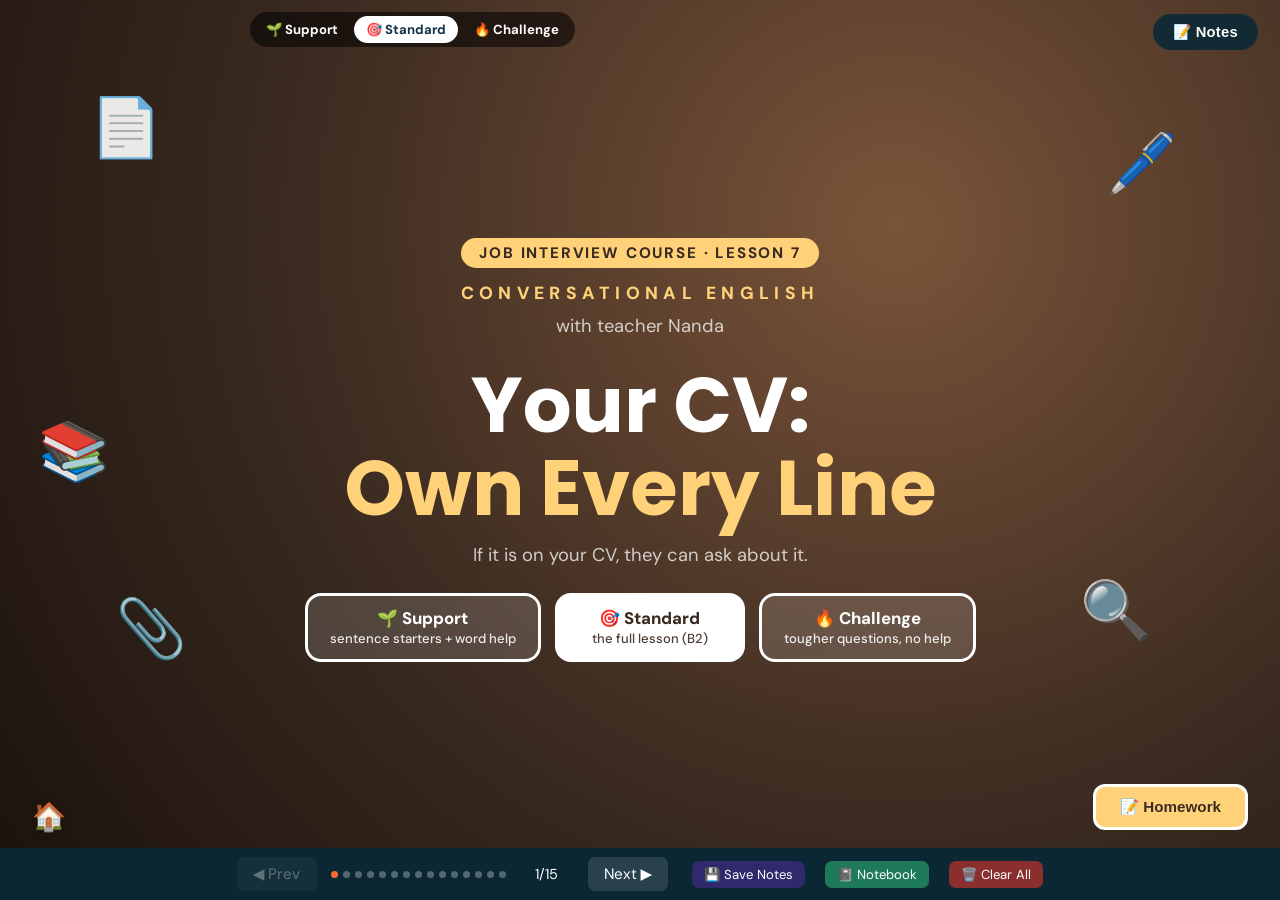
<file: L7/index.html>
<!DOCTYPE html>
<html lang="en">
<head>
<meta charset="UTF-8">
<meta name="viewport" content="width=device-width, initial-scale=1.0">
<title>Job Interview 7 — Your CV: Own Every Line</title>
<link rel="preconnect" href="https://fonts.googleapis.com">
<link href="https://fonts.googleapis.com/css2?family=Poppins:wght@600;700;800&family=DM+Sans:wght@400;500;700;800&display=swap" rel="stylesheet">
<style>
  * { box-sizing: border-box; }
  body { margin:0; font-family:'Segoe UI', system-ui, sans-serif; background:#0A0A0A; }
  #deck { position:relative; width:100%; height:100vh; overflow:hidden; }
  .slide {
    position:absolute; inset:0; opacity:0; pointer-events:none;
    transition:opacity .35s ease; overflow-y:auto; min-height:100vh;
    display:flex; flex-direction:column; background:#fff;
  }
  .slide.active { opacity:1; pointer-events:auto; }

  /* ===== COVER / HW COVER ===== */
  #s1, #hw-cover {
    background: linear-gradient(135deg, #180B08 0%, #3D1810 30%, #6B2318 55%, #8B3A1E 75%, #C44D1E 100%);
    align-items:center; justify-content:center;
  }
  .title-inner { position:relative; width:100%; height:100%; display:flex; flex-direction:column; align-items:center; justify-content:center; padding:40px; }
  .title-label { text-transform:uppercase; letter-spacing:.18em; font-size:1.1rem; font-weight:500; color:rgba(255,255,255,.65); margin-bottom:10px; }
  .title-sub { font-size:1.15rem; font-weight:400; color:rgba(255,255,255,.75); margin-bottom:26px; }
  .title-main { font-size:3.4rem; font-weight:900; color:#fff; line-height:1.1; text-align:center; max-width:900px; }
  .title-accent { color:#FF6B35; text-shadow:0 0 28px rgba(255,107,53,.5); }
  .hw-badge { background:rgba(255,255,255,.1); border-radius:8px; padding:7px 22px; font-size:1rem; letter-spacing:.15em; color:rgba(255,255,255,.85); text-transform:uppercase; font-weight:600; margin-bottom:32px; }

  /* ===== BANNERS ===== */
  .banner { width:100%; padding:13px 28px; font-size:1.1rem; font-weight:700; letter-spacing:.03em; display:flex; align-items:center; gap:10px; flex-shrink:0; color:#fff; }
  .banner-leadin    { background:#D35400; }
  .banner-listening { background:#0E7A8A; }
  .banner-speaking  { background:#B23A6B; }
  .banner-grammar   { background:#5A2E8C; }
  .banner-pron      { background:#A8571E; }
  .banner-reading   { background:#2A6B42; }
  .banner-vocab     { background:#1E7A5F; }
  .banner-video     { background:#A83232; }
  .banner-review    { background:#2E2A6B; }
  .banner-hw        { background:#1C2B3A; }

  .slide-main { flex:1; overflow-y:auto; width:100%; display:flex; flex-direction:column; padding-bottom:60px; }
  .content { padding:24px 48px 20px; flex:1; }
  h2 { font-size:1.85rem; font-weight:800; color:#1C2B3A; margin:0 0 14px; }
  .instruction { font-size:1.08rem; font-weight:700; color:#1C2B3A; margin:0 0 18px; }
  .inst-light { font-size:1.05rem; font-weight:400; color:#1C2B3A; margin:0 0 18px; line-height:1.7; }
  .discuss-label { font-size:1.08rem; font-weight:700; color:#1C2B3A; margin:0 0 14px; line-height:1.7; }
  .section-subhead { font-size:1.3rem; font-weight:800; color:#5A2E8C; margin:24px 0 10px; }
  .discuss-list { margin:0 0 18px; padding-left:22px; line-height:1.9; font-size:1.06rem; color:#1C2B3A; }
  .discuss-list li { margin-bottom:10px; }
  .discuss-box { background:#F4F8FA; border-left:6px solid #0E7A8A; border-radius:12px; padding:16px 20px 4px; margin-top:20px; }
  .discuss-box .discuss-label { margin-bottom:10px; line-height:1.7; }
  .discuss-box .discuss-list { margin-bottom:12px; }

  /* ===== CARDS / EXERCISE CONTAINERS ===== */
  .card { background:#F4F8FA; border-radius:12px; padding:1.5rem; box-shadow:0 2px 8px rgba(0,0,0,.06); margin-bottom:20px; }
  .book-placeholder { border:2px dashed #C9A227; background:#FBF6E8; border-radius:12px; padding:32px 24px; text-align:center; color:#7A5A1E; font-weight:600; margin-bottom:20px; }
  .book-placeholder .bp-icon { font-size:2.2rem; display:block; margin-bottom:8px; }
  .book-placeholder .bp-note { font-weight:400; font-size:1.05rem; color:#9A7A2E; margin-top:6px; }
  .lead-img-wrap { text-align:center; margin-bottom:20px; }
  .lead-img { width:100%; max-height:280px; object-fit:cover; border-radius:14px; box-shadow:0 4px 16px rgba(0,0,0,.15); }
  .lead-img-caption { font-size:1.08rem; font-style:italic; font-weight:700; color:#8B3A1E; margin:12px 0 0; }

  .ex-row { font-size:1.06rem; line-height:1.7; margin-bottom:10px; color:#1C2B3A; }
  .ans-input { border:none; border-bottom:2px solid #5A2E8C; background:transparent; font-size:1.05rem; font-weight:700; width:160px; padding:2px 4px; text-align:left; font-family:inherit; color:#1C2B3A; }
  .ans-input.small { width:120px; }
  .ans-input.wide { width:100%; margin-top:6px; }
  .ans-input.half { width:50%; margin-top:6px; }
  textarea.ans-input { display:block; min-height:70px; resize:vertical; text-align:left; }
  .ans-input:focus { outline:none; border-bottom-color:#B23A6B; }
  .ans-input.correct { color:#1A7A4A; border-bottom-color:#1A7A4A; }
  .ans-input.wrong { color:#C4614A; border-bottom-color:#C4614A; }
  .ans-input.empty-warn { color:#C98A1E; border-bottom-color:#C98A1E; }

  .two-col { columns:2; column-gap:40px; }
  .two-col .ex-row { break-inside:avoid; }
  .fixed-two-col { display:grid; grid-template-columns:1fr 1fr; gap:0 40px; align-items:start; }
  .fixed-three-col { display:grid; grid-template-columns:1fr 1fr 1fr; gap:0 28px; align-items:start; }

  .btn-row { display:flex; gap:12px; justify-content:center; margin-top:22px; flex-wrap:wrap; }
  .btn-check { background:#5A2E8C; color:#fff; border:none; border-radius:8px; padding:11px 26px; font-size:.95rem; font-weight:700; cursor:pointer; font-family:inherit; }
  .btn-reset { background:#e8e8ec; color:#333; border:none; border-radius:8px; padding:11px 26px; font-size:.95rem; font-weight:700; cursor:pointer; font-family:inherit; }
  .btn-suggest { background:#1B6E96; color:#fff; border:none; border-radius:8px; padding:11px 26px; font-size:.95rem; font-weight:700; cursor:pointer; font-family:inherit; }

  .suggest-box { display:none; background:#EAF4F6; border-left:4px solid #1B6E96; border-radius:8px; padding:16px 20px; margin-top:16px; font-size:1.05rem; line-height:1.7; color:#1C2B3A; }
  .suggest-box.show { display:block; }
  .suggest-box li { margin-bottom:6px; }

  /* circle MC */
  .circ-num { display:inline-flex; align-items:center; justify-content:center; width:24px; height:24px; border-radius:6px; font-weight:800; background:#eee; color:#5A2E8C; margin-right:8px; font-size:.9rem; }
  .circ-opt { border:1.5px solid #ccc; border-radius:14px; padding:4px 14px; margin:2px 4px; background:#fff; cursor:pointer; font-family:inherit; font-size:1.05rem; color:#1C2B3A; }
  .circ-opt.picked { border-color:#5A2E8C; background:#EEE7F7; font-weight:700; }
  .circ-opt.correct { border-color:#1A7A4A; background:#E3F5EA; color:#1A7A4A; font-weight:800; }
  .circ-opt.wrong { border-color:#C4614A; background:#FBEAE6; color:#C4614A; font-weight:800; }
  .example-badge { background:#2E7D32;color:#fff;display:inline-flex;align-items:center;justify-content:center;width:24px;height:24px;border-radius:6px;font-weight:800; margin-right:8px; font-size:.9rem; }

  /* classify */
  .classify-bank { display:flex; flex-wrap:wrap; gap:8px; margin-bottom:20px; }
  .classify-chip { border:1.5px solid #5A2E8C; color:#5A2E8C; border-radius:20px; padding:6px 16px; cursor:pointer; font-weight:700; font-size:1.05rem; background:#fff; font-family:inherit; }
  .classify-chip.selected { background:#5A2E8C; color:#fff; }
  .classify-chip.used { opacity:.35; cursor:default; border-style:dashed; }
  .classify-cols { display:grid; grid-template-columns:repeat(2,1fr); gap:14px; }
  .classify-col { background:#fff; border:2px solid #ddd; border-radius:10px; padding:14px; min-height:70px; cursor:pointer; }
  .classify-col h4 { margin:0 0 8px; font-size:1.1rem; color:#5A2E8C; }
  .classify-col .placed { display:inline-block; background:#EEE7F7; border-radius:14px; padding:3px 10px; margin:3px; font-size:1.05rem; font-weight:700; }
  .classify-col .placed.correct { background:#E3F5EA; color:#1A7A4A; }
  .classify-col .placed.wrong { background:#FBEAE6; color:#C4614A; }

  /* match colour pair */
  .match-wrap { display:grid; grid-template-columns:1fr 1fr; gap:40px; background:#F8FAFB; border-radius:14px; padding:1.3rem 1.4rem; }
  .match-col-head { font-weight:800; font-size:1.05rem; letter-spacing:.02em; margin-bottom:12px; padding-bottom:8px; border-bottom:2px solid #E0E6EC; }
  .match-col-head.mc-left { color:#5A2E8C; }
  .match-col-head.mc-right { color:#A8571E; }
  .match-item { padding:11px 14px; border-radius:8px; border:1.5px solid #ddd; margin-bottom:10px; cursor:pointer; font-size:1.05rem; color:#1C2B3A; user-select:none; position:relative; transition:border-color .15s, box-shadow .15s, transform .15s; background:#fff; box-shadow:0 1px 3px rgba(0,0,0,.06); display:flex; align-items:flex-start; }
  .match-item:not(.example-pair):hover { box-shadow:0 3px 10px rgba(0,0,0,.14); transform:translateY(-1px); }
  .match-item.example-pair { cursor:default; background:#EAF6EE !important; border-color:#2E7D32 !important; }
  .match-item.c0 { border-color:#7B2D8E; border-width:3px; background:#F3E6F7; box-shadow:0 0 0 2px rgba(123,45,142,.25); }
  .match-item.c1 { border-color:#C9822E; border-width:3px; background:#FBEFE0; box-shadow:0 0 0 2px rgba(201,130,46,.25); }
  .match-item.c2 { border-color:#2A5A9E; border-width:3px; background:#E3EBFA; box-shadow:0 0 0 2px rgba(42,90,158,.25); }
  .match-item.c3 { border-color:#0E7A8A; border-width:3px; background:#E3F2F4; box-shadow:0 0 0 2px rgba(14,122,138,.25); }
  .match-item.c4 { border-color:#B23A6B; border-width:3px; background:#F8E6EE; box-shadow:0 0 0 2px rgba(178,58,107,.25); }
  .match-item.c5 { border-color:#8C7A1E; border-width:3px; background:#F5F1DD; box-shadow:0 0 0 2px rgba(140,122,30,.25); }
  .match-item.c6 { border-color:#4A5A8C; border-width:3px; background:#E6E9F5; box-shadow:0 0 0 2px rgba(74,90,140,.25); }
  .match-item.c7 { border-color:#3E8C5E; border-width:3px; background:#E6F5EC; box-shadow:0 0 0 2px rgba(62,140,94,.25); }
  .match-item.picking { border-color:#5A2E8C; border-width:3px; border-style:dashed; box-shadow:0 0 0 2px rgba(90,46,140,.2); }
  .match-item.correctpair { outline:3px solid #1A7A4A; background:#1A7A4A !important; color:#fff; }
  .match-item.wrongpair { outline:3px solid #C4614A; background:#C4614A !important; color:#fff; }

  /* word bank tiles */
  .wb-bank { display:flex; flex-wrap:wrap; gap:8px; margin-bottom:18px; }
  .wb-bank.book-style { border-top:3px double #333; border-bottom:1px solid #ccc; padding:12px 4px; }
  .wb-tile { border:1.5px solid #A8571E; color:#A8571E; background:#fff; border-radius:18px; padding:6px 16px; cursor:pointer; font-weight:700; font-family:inherit; font-size:1.05rem; }
  .wb-tile.used { opacity:.35; border-style:dashed; cursor:default; }
  .wb-tile.selected { background:#A8571E; color:#fff; }
  .wb-tile.example-used { opacity:.5; border-style:dashed; cursor:default; text-decoration:line-through; }
  .wb-blank { display:inline-block; min-width:90px; border-bottom:2px solid #A8571E; padding:2px 8px; margin:0 3px; cursor:pointer; font-weight:700; color:#A8571E; text-align:center; }
  .wb-blank.filled { border-style:solid; }
  .wb-blank.correct { color:#1A7A4A; border-color:#1A7A4A; }
  .wb-blank.wrong { color:#C4614A; border-color:#C4614A; }

  /* audio / video placeholders */
  .audio-box { background:#f0f4f8; border-radius:999px; padding:10px 18px; display:flex; align-items:center; gap:14px; margin-bottom:18px; }
  .audio-box audio { width:100%; }
  .speaker-grid { display:grid; grid-template-columns:repeat(4,1fr); gap:16px; margin-bottom:22px; }
  .speaker-card { background:#F4F8FA; border-radius:14px; padding:12px; }
  .speaker-card img { width:100%; height:120px; object-fit:cover; border-radius:10px; display:block; }
  .speaker-card .sp-name { font-size:1.05rem; font-weight:800; color:#1C2B3A; margin:10px 0 8px; text-align:center; }
  .speaker-card .audio-box { margin-bottom:0; padding:6px 10px; }
  .who-table { border:1px solid #E2E8E2; border-radius:12px; overflow:hidden; }
  .who-row { display:grid; grid-template-columns:1fr repeat(4,86px); align-items:center; gap:8px; padding:9px 14px; border-bottom:1px solid #E2E8E2; font-size:1.06rem; line-height:1.5; color:#1C2B3A; }
  .who-row:last-child { border-bottom:none; }
  .who-row.who-head { background:#F4F8FA; font-weight:800; }
  .who-row.who-head span { text-align:center; }
  .who-row.who-head span:first-child { text-align:left; }
  .who-row .circ-opt { width:100%; margin:0; text-align:center; padding:4px 0; }
  .video-box { background:#1C2B3A; border-radius:14px; padding:16px 20px; margin-bottom:18px; }
  .video-box video { width:100%; border-radius:8px; display:block; }
  .video-box p { color:#fff; font-size:1.05rem; margin:0 0 10px; font-weight:700; letter-spacing:.02em; }
  .glossary-note { font-size:1.05rem; color:#666; font-style:italic; margin-top:10px; }
  .glossary-box { background:#F4F8FA; border-radius:10px; padding:14px 18px; margin-bottom:16px; }
  .glossary-box h4 { margin:0 0 8px; font-size:1rem; color:#5A2E8C; }
  .glossary-box p { margin:0 0 6px; font-size:1.05rem; line-height:1.7; color:#1C2B3A; }
  .glossary-box b { color:#1C2B3A; }

  /* answer key toggle */
  .akey-box { display:none; background:#F3EEF7; border-left:4px solid #5A2E8C; border-radius:8px; padding:16px 20px; margin-top:16px; font-size:1.05rem; line-height:1.7; color:#1C2B3A; }
  .akey-box.show { display:block; }
  .akey-box li { margin-bottom:8px; }
  .btn-akey { background:#5A2E8C; color:#fff; border:none; border-radius:8px; padding:11px 26px; font-size:.95rem; font-weight:700; cursor:pointer; font-family:inherit; }

  /* grammar theory / form reference */
  .gram-box { background:#F4F8FA; border-radius:12px; padding:18px 22px; margin-bottom:16px; border-left:6px solid #5A2E8C; }
  .gram-box h3 { margin:0 0 8px; font-size:1.1rem; color:#5A2E8C; }
  .gram-box p { font-size:1.06rem; line-height:1.7; color:#1C2B3A; margin:0 0 8px; }
  .gram-box .hl { font-weight:800; color:#5A2E8C; }
  .gram-box ul { margin:6px 0 0; padding-left:20px; font-size:1.05rem; line-height:1.8; color:#1C2B3A; }
  .gram-note { background:#FDF3D6; border-left:4px solid #C9A227; border-radius:8px; padding:14px 18px; font-size:1.05rem; color:#7A5A1E; margin-top:6px; line-height:1.7; }
  .gram-mistake { background:#FDEBEA; border-left:4px solid #C4614A; border-radius:8px; padding:14px 18px; font-size:1.05rem; color:#7A2A1E; margin-top:10px; line-height:1.7; }
  .gram-mistake s { color:#922B21; }
  .ex-example-centered { text-align:center; font-size:1.06rem; font-style:italic; color:#1A5030; background:#EAF6EE; border-radius:10px; padding:14px 24px; margin:0 0 22px; font-weight:600; line-height:1.7; }
  .ex-example-centered .ex-tag { display:block; font-style:normal; font-weight:800; letter-spacing:.06em; font-size:.78rem; text-transform:uppercase; color:#2F7A52; margin-bottom:6px; }

  /* CCQ box */
  .gx-two { display:grid; grid-template-columns:3fr 2fr; gap:20px; align-items:start; }
  .gx-board { background:#F4F8FA; border-radius:10px; padding:14px 18px; }
  .gx-board h4, .gx-h { margin:0 0 10px; color:#5A2E8C; font-size:1.1rem; }
  .gx-board .ex-row { margin-bottom:8px; line-height:1.6; }
  mark.gx-if { background:#E7EAF7; color:#3B4C99; font-weight:800; padding:1px 6px; border-radius:5px; }
  mark.gx-main { background:#FFF0D9; color:#9A5B00; font-weight:800; padding:1px 6px; border-radius:5px; }
  .ccq-box { background:#F4F8FA; border-radius:10px; padding:14px 18px; margin:14px 0; }
  .ccq-label { font-weight:700; color:#5A2E8C; margin-bottom:8px; font-size:1.05rem; }
  .ccq-list { list-style:none; margin:0; padding:0; display:flex; flex-direction:column; gap:8px; }
  .ccq-list li { font-size:1.05rem; color:#1C2B3A; line-height:1.7; }
  .ccq-list em { color:#5A2E8C; font-weight:700; font-style:normal; }
  .ccq-reveal-btn { background:#5A2E8C; color:#fff; border:none; border-radius:20px; padding:4px 14px; font-size:1.05rem; font-weight:700; cursor:pointer; margin-right:10px; }
  .ccq-reveal-btn:hover { background:#7A45B5; }
  .ccq-answer { display:none; color:#1A5030; font-weight:600; }
  .ccq-answer.show { display:inline; }

  /* speaking interview cards */
  /* ---- Risk Bingo ---- */
  .bingo-layout { display:grid; grid-template-columns:auto 1fr; gap:26px; align-items:start; }
  .bingo-card { display:grid; grid-template-columns:repeat(4,72px); gap:8px; }
  .bingo-cell { height:72px; border-radius:12px; border:2px solid #B23A6B; background:#fff; color:#B23A6B; font-family:inherit; font-size:1.6rem; font-weight:800; cursor:default; display:flex; align-items:center; justify-content:center; transition:background .25s, color .25s, transform .25s; }
  .bingo-cell.marked { background:#B23A6B; color:#fff; transform:scale(.94); }
  .bingo-cell.inline { box-shadow:0 0 0 4px #F2C14E; }
  .bingo-ball { width:120px; height:120px; border-radius:50%; background:#B23A6B; color:#fff; font-size:3rem; font-weight:800; display:flex; align-items:center; justify-content:center; margin:0 auto 16px; box-shadow:0 6px 18px rgba(178,58,107,.35); }
  .bingo-ball.empty { background:#F0E4EA; color:#B23A6B; }
  .bingo-prompt { background:#F8F0F4; border-left:6px solid #B23A6B; border-radius:12px; padding:18px 22px; min-height:150px; }
  .bingo-area { font-size:1.05rem; font-weight:800; color:#B23A6B; margin:0 0 8px; text-transform:uppercase; letter-spacing:.04em; }
  .bingo-q { font-size:1.15rem; line-height:1.6; color:#1C2B3A; margin:0; }
  .bingo-status { text-align:center; font-size:1.05rem; font-weight:700; color:#1C2B3A; margin-top:14px; min-height:1.6em; }
  .bingo-status.win { color:#B23A6B; font-size:1.25rem; }

  /* image placeholder */
  .img-placeholder { background:linear-gradient(135deg,#FBEFE0,#F5DCC0); border-radius:10px; display:flex; flex-direction:column; align-items:center; justify-content:center; color:#8B5A1E; font-size:.95rem; font-weight:600; border:2px dashed #D9B36C; margin:8px 0; padding:24px; text-align:center; min-height:120px; }
  .img-placeholder .ip-icon { font-size:1.8rem; margin-bottom:6px; }
  .photo-grid { display:grid; grid-template-columns:repeat(2,1fr); gap:14px; margin-bottom:16px; }
  .photo-item { position:relative; }
  .photo-item .img-placeholder { min-height:140px; margin:0; }
  .photo-num { position:absolute; top:8px; left:8px; background:#1C2B3A; color:#fff; width:26px; height:26px; border-radius:50%; display:flex; align-items:center; justify-content:center; font-weight:800; font-size:.9rem; }
  .photo-label { margin-top:6px; }
  .photo-label .wb-blank { display:block; width:100%; text-align:center; }

  /* article */
  .article-box { background:#FAFAF8; border-radius:12px; padding:20px 24px; margin-bottom:16px; border:1px solid #eee; }
  .article-box h3 { font-size:1.3rem; font-weight:900; color:#1C2B3A; margin:0 0 4px; line-height:1.3; }
  .article-box h3 .hl { background:#A83232; color:#fff; padding:2px 8px; border-radius:4px; }
  .article-box p { font-size:1.05rem; line-height:1.75; color:#1C2B3A; margin:0 0 14px; }
  .article-box p:last-child { margin-bottom:0; }

  /* checkbox tick list */
  .tick-list { display:flex; flex-direction:column; gap:8px; margin:10px 0 18px; }
  .tick-item { display:flex; align-items:center; gap:12px; padding:9px 14px; border:1.5px solid #ddd; border-radius:8px; cursor:pointer; font-size:1.05rem; color:#1C2B3A; background:#fff; transition:all .15s; }
  .tick-item:hover { border-color:#2A6B42; }
  .tick-box { width:22px; height:22px; border:2px solid #999; border-radius:5px; flex-shrink:0; display:flex; align-items:center; justify-content:center; font-size:.85rem; color:#fff; font-weight:800; }
  .tick-item.picked { border-color:#2A6B42; background:#EAF6EE; }
  .tick-item.picked .tick-box { background:#2A6B42; border-color:#2A6B42; }
  .tick-item.correct { border-color:#1A7A4A; background:#E3F5EA; }
  .tick-item.correct .tick-box { background:#1A7A4A; border-color:#1A7A4A; }
  .tick-item.wrong { border-color:#C4614A; background:#FBEAE6; }
  .tick-item.wrong .tick-box { background:#C4614A; border-color:#C4614A; }
  .tick-item.missed { border-color:#C98A1E; background:#FDF3D6; }

  /* dice */
  .dice-box { text-align:center; background:#F4F8FA; border-radius:14px; padding:30px; }
  .die-face { font-size:3.5rem; margin-bottom:16px; }
  .dice-prompt { font-size:1.15rem; font-weight:700; color:#1C2B3A; margin-top:16px; min-height:30px; }
  .book-hl { background:#D9D9D9; padding:1px 5px; border-radius:3px; }

  /* review */
  .review-grid { display:grid; grid-template-columns:1fr 1fr; gap:14px; margin:10px 0; }

  /* score scale (Listening 1a) */
  .score-card { background:#F4F8FA; border-radius:12px; padding:18px 22px; margin-bottom:16px; }
  .env-row { display:grid; grid-template-columns:1fr auto; align-items:center; gap:16px; padding:9px 0; border-bottom:1px solid #e2e8e2; font-size:1.05rem; color:#1C2B3A; }
  .env-row:last-child { border-bottom:none; }
  .env-row .env-label { min-width:0; }
  .env-scale { display:flex; gap:6px; }
  .scale-head { display:grid; grid-template-columns:1fr auto; gap:16px; align-items:end; padding-bottom:8px; }
  .scale-head .scale-anchors { display:flex; gap:6px; }
  .scale-head .scale-anchors span { width:32px; text-align:center; font-size:.7rem; line-height:1.2; color:#5A6B7A; font-style:italic; }
  .env-pill { width:32px; height:32px; border-radius:50%; border:1.5px solid #0E7A8A; color:#0E7A8A; background:#fff; cursor:pointer; font-weight:700; font-size:.95rem; display:flex; align-items:center; justify-content:center; font-family:inherit; }
  .env-pill.picked { background:#0E7A8A; color:#fff; }

  /* ===== NAV / NOTES / HOME ===== */
  #notesBtn { position:fixed; top:14px; right:22px; z-index:1000; background:rgba(10,40,54,.88); color:#fff; border:none; padding:9px 20px; border-radius:22px; cursor:pointer; font-size:.92rem; font-weight:600; letter-spacing:.02em; transition:background .2s; backdrop-filter:blur(4px); }
  #notesBtn:hover { background:rgba(10,40,54,1); }
  #notesDragHandle { cursor: move; user-select: none; padding: 2px 8px; margin-right: 4px; opacity: .55; font-size: .95rem; border-radius: 4px; display: inline-block; }
  #notesDragHandle:hover { opacity: 1; background: rgba(255,255,255,.15); }
  #notesPanel.dragging { transition: none !important; }
  #homeBtn { position:fixed; top:14px; left:50%; transform:translateX(-50%); z-index:1000; display:none; background:rgba(10,40,54,.88); color:#fff; border:none; width:38px; height:38px; border-radius:50%; cursor:pointer; font-size:1.1rem; align-items:center; justify-content:center; transition:background .2s; backdrop-filter:blur(4px); }
  #homeBtn:hover { background:rgba(20,96,122,.95); }
  #notesPanel { position:fixed; top:54px; right:22px; z-index:999; width:360px; max-height:0; overflow:hidden; transition:max-height .35s ease, opacity .25s ease; opacity:0; border-radius:14px; }
  #notesPanel.open { max-height:320px; opacity:1; }
  #notesPanel.cover { left:50%; right:auto; top:56px; transform:translateX(-50%); width:min(760px,94vw); max-height:calc(100vh - 110px) !important; display:flex; flex-direction:column; }
  #notesPanel.cover #notesTA { min-height:calc(100vh - 210px) !important; max-height:calc(100vh - 210px) !important; overflow-y:auto; }
  #notesToolbar { display:flex; gap:5px; padding:6px 10px; background:rgba(10,40,54,.7); border-radius:10px 10px 0 0; align-items:center; flex-wrap:wrap; }
  #notesToolbar button { background:rgba(255,255,255,.12); border:none; border-radius:5px; color:#fff; font-size:.85rem; padding:3px 9px; cursor:pointer; font-family:inherit; transition:background .15s; }
  #notesToolbar button:hover { background:rgba(255,255,255,.25); }
  #notesTA { width:100%; min-height:220px; max-height:260px; padding:14px; border:none; border-radius:0 0 14px 14px; outline:none; font-size:1rem; line-height:1.55; background:rgba(10,40,54,.92); color:#fff; font-family:inherit; backdrop-filter:blur(6px); box-sizing:border-box; overflow-y:auto; }
  #notesTA:empty::before { content:attr(data-placeholder); color:rgba(255,255,255,.4); pointer-events:none; }
  #notesTA [style*="background-color"] { color:#1a1a1a !important; }
  #nav { position:fixed; bottom:0; left:0; right:0; height:52px; background:rgba(10,40,54,.96); z-index:500; display:flex; align-items:center; justify-content:center; gap:14px; }
  #nav button { background:rgba(255,255,255,.12); color:#fff; border:none; border-radius:7px; padding:7px 16px; font-size:.95rem; cursor:pointer; font-family:inherit; }
  #nav button:disabled { opacity:.35; cursor:default; }
  #dots { display:flex; gap:5px; flex-wrap:wrap; max-width:360px; justify-content:center; }
  .dot { width:7px; height:7px; border-radius:50%; background:rgba(255,255,255,.3); cursor:pointer; }
  .dot.active { background:#FF6B35; }
  #counter { color:#fff; font-size:.9rem; min-width:54px; text-align:center; }

  /* print */
  .slide-notes-print { display:none; }
  .lesson-link-print { display:none; }
  @media print {
    @page { margin:1.2cm; }
    * { -webkit-print-color-adjust:exact !important; print-color-adjust:exact !important; }
    html, body { height:auto !important; overflow:visible !important; background:#fff !important; display:block !important; }
    #deck { overflow:visible !important; height:auto !important; display:block !important; position:static !important; }
    #notesBtn, #notesPanel, #nav, #homeBtn { display:none !important; }
    body.print-all .slide { display:flex !important; flex-direction:column !important; position:relative !important; inset:auto !important; opacity:1 !important; padding:16px 24px !important; page-break-after:always; break-after:page; min-height:0 !important; height:auto !important; }
    .slide * { flex:none !important; height:auto !important; min-height:0 !important; max-height:none !important; }
    .slide-main, .content { overflow:visible !important; }
    img, video { max-height:240px !important; width:auto !important; max-width:100% !important; object-fit:contain !important; }
    body.print-all .slide::before { content:"Job Interview 7 \2014  Your CV: Own Every Line"; display:block !important; font-size:10px; color:#999; font-family:'Segoe UI', Arial, sans-serif; padding-bottom:5px; border-bottom:1px solid #ddd; margin-bottom:8px; }
    body.print-all #s1::before { display:none !important; }
    .lesson-link-print { display:block !important; padding:28px 32px; margin-bottom:20px; background:linear-gradient(135deg, #180B08 0%, #3D1810 30%, #6B2318 55%, #8B3A1E 75%, #C44D1E 100%); border-radius:12px; text-align:center; font-family:'Segoe UI', Arial, sans-serif; }
    .lesson-link-print .lp-title { display:block; font-size:30px; font-weight:900; color:#fff; margin-bottom:10px; letter-spacing:.01em; line-height:1.2; }
    .lesson-link-print .lp-sub { display:block; font-size:20px; color:rgba(255,255,255,.88); font-weight:500; }
    .lesson-link-print a { color:#FF6B35; font-weight:800; text-decoration:underline; font-size:20px; }
    .slide-notes-print { display:block !important; margin-top:12px; padding:10px 14px; border-top:2px solid #0E5A8A; background:#E3F2FD; border-radius:6px; font-size:12px; line-height:1.6; color:#1A1A2E; }
    .slide-notes-print-label { font-size:10px; font-weight:800; color:#0E5A8A; text-transform:uppercase; letter-spacing:1px; margin-bottom:4px; display:block; }
    .card-body, .card-body * { color:#1a1a1a !important; }
  }


/* ===== JOB INTERVIEW COURSE — shared components (colors come from per-lesson :root vars) ===== */
.content { zoom:1.25; }
@media print { .content { zoom:1; } }
.slide { background:var(--paper,#fff); }
.slide-main { background-image:var(--pattern,none); background-size:var(--patsize,auto); }
h2 { font-family:var(--fh,'Fredoka'),sans-serif; color:var(--c1); }
.instruction, .inst-light, .discuss-label { color:var(--ink,#1C2B3A); }
.banner { background:linear-gradient(90deg,var(--c1),var(--c2)) !important; font-family:var(--fh,'Fredoka'),sans-serif; font-size:1.2rem; }
.btn-check { background:var(--c1); }
.ans-input { border-bottom-color:var(--c2); }
.circ-num { color:var(--c1); }
.gram-box { border-left-color:var(--c2); background:var(--c3); }
.gram-box h3, .gram-box .hl { color:var(--c1); }

/* ---- level switch ---- */
.sup, .chal, .sup-i, .chal-i { display:none; }
.lv-support .sup, .lv-challenge .chal { display:block; }
.lv-support .sup-i, .lv-challenge .chal-i { display:inline; }
.lv-support .nsup { display:none; }
.sup { background:#E9F7EF; border-left:5px solid #2FA36B; border-radius:10px; padding:12px 16px; margin:12px 0; font-size:1.02rem; line-height:1.7; color:#1C4A33; }
.sup::before { content:"🌱 Support"; display:block; font-weight:800; font-size:.78rem; letter-spacing:.1em; text-transform:uppercase; color:#2FA36B; margin-bottom:2px; }
.chal { background:#FFF0E6; border-left:5px solid #E8590C; border-radius:10px; padding:12px 16px; margin:12px 0; font-size:1.02rem; line-height:1.7; color:#6B2A05; }
.chal::before { content:"🔥 Challenge"; display:block; font-weight:800; font-size:.78rem; letter-spacing:.1em; text-transform:uppercase; color:#E8590C; margin-bottom:2px; }
#lvBar { position:fixed; top:12px; left:250px; z-index:1100; display:flex; gap:4px; background:rgba(0,0,0,.55); padding:4px; border-radius:999px; }
#lvBar button { border:none; border-radius:999px; padding:5px 12px; font-size:.82rem; font-weight:700; cursor:pointer; background:transparent; color:#fff; font-family:inherit; }
#lvBar button.on { background:#fff; color:#12324A; }
.lv-pick { display:flex; gap:14px; margin-top:26px; flex-wrap:wrap; justify-content:center; position:relative; z-index:4; }
.lv-pick button { border:3px solid #fff; border-radius:16px; padding:12px 22px; font-size:1.05rem; font-weight:800; cursor:pointer; background:rgba(255,255,255,.14); color:#fff; font-family:inherit; min-width:190px; line-height:1.3; }
.lv-pick button small { display:block; font-weight:500; font-size:.82rem; opacity:.9; }
.lv-pick button.on { background:#fff; color:var(--c1); }

/* ---- cover ---- */
.cv-chip { position:absolute; z-index:1; font-size:clamp(2rem,4.5vw,4rem); opacity:.9; animation:cvf 7s ease-in-out infinite; }
@keyframes cvf { 0%,100%{ transform:translateY(0) rotate(-4deg);} 50%{ transform:translateY(-16px) rotate(5deg);} }
.title-main { font-family:var(--fh,'Fredoka'),sans-serif; color:#fff; font-weight:700; line-height:1.08; font-size:clamp(2.8rem,6vw,5.2rem); position:relative; z-index:3; }
.title-accent { color:var(--c4); text-shadow:none; }
.title-label { color:var(--c4); font-weight:800; letter-spacing:.3em; }
.course-tag { display:inline-block; background:var(--c4); color:var(--c1); font-weight:800; border-radius:999px; padding:5px 18px; font-size:.95rem; letter-spacing:.12em; text-transform:uppercase; margin-bottom:14px; position:relative; z-index:3; }
.cover-btn { background:var(--c4) !important; color:var(--c1) !important; border:3px solid #fff !important; border-radius:12px !important; font-weight:800 !important; }

/* ---- tip / pattern boxes ---- */
.tipbox { background:var(--c3); border-left:6px solid var(--c2); border-radius:12px; padding:16px 22px; margin:0 0 16px; font-size:1.06rem; line-height:1.75; color:var(--ink,#1C2B3A); }
.tipbox h3 { margin:0 0 8px; font-size:1.12rem; color:var(--c1); font-family:var(--fh,'Fredoka'),sans-serif; }
.chip-a, .chip-b, .chip-c { font-weight:800; padding:1px 9px; border-radius:6px; }
.chip-a { color:#1B6E96; background:#E1F0F7; } .chip-b { color:#B03A5B; background:#FBE6EC; } .chip-c { color:#1A7A4A; background:#E3F5EA; }
.twocol { display:grid; grid-template-columns:1fr 1fr; gap:22px; align-items:start; }
.stack { display:flex; flex-direction:column; gap:12px; }
.bigq { font-family:var(--fh,'Fredoka'),sans-serif; font-size:1.7rem; line-height:1.35; color:var(--c1); background:#fff; border:3px solid var(--c2); border-radius:18px; padding:18px 24px; box-shadow:5px 5px 0 var(--c2); }

/* ---- flag sort ---- */
.fs { display:grid; grid-template-columns:1fr 1fr; gap:14px 28px; }
.fs-col { display:flex; flex-direction:column; gap:12px; }
.fs-card { background:#fff; border:2px solid #D5DEE5; border-radius:14px; padding:12px 16px; font-size:1.05rem; line-height:1.6; }
.fs-card .fs-t { display:block; margin-bottom:8px; }
.fs-btn { border:2px solid #C9D3DB; background:#F6F8FA; border-radius:999px; padding:4px 14px; margin-right:6px; font-family:inherit; font-size:.92rem; font-weight:700; cursor:pointer; color:#33475B; }
.fs-btn.sel { background:var(--c1); color:#fff; border-color:var(--c1); }
.fs-card.ok { border-color:#1A7A4A; background:#E3F5EA; } .fs-card.bad { border-color:#C4614A; background:#FBEAE6; } .fs-card.empty-warn { border-color:#C98A1E; background:#FFF6E1; }

/* ---- multi pick ---- */
.mp { display:grid; grid-template-columns:1fr 1fr; gap:12px 20px; }
.mp-opt { border:2px solid #C9D3DB; background:#fff; border-radius:14px; padding:12px 16px; font-size:1.05rem; line-height:1.55; cursor:pointer; text-align:left; font-family:inherit; color:var(--ink,#1C2B3A); }
.mp-opt.picked { border-color:var(--c2); background:var(--c3); font-weight:700; }
.mp-opt.ok { border-color:#1A7A4A; background:#E3F5EA; color:#1A7A4A; font-weight:800; } .mp-opt.bad { border-color:#C4614A; background:#FBEAE6; color:#C4614A; font-weight:800; }

/* ---- order chips ---- */
.og-slots { display:flex; flex-direction:column; gap:8px; margin-bottom:14px; }
.og-slot { min-height:50px; border:2px dashed #B8C4CE; border-radius:12px; padding:5px 8px 5px 48px; position:relative; background:#FAFBFC; display:flex; align-items:center; }
.og-slot::before { content:attr(data-n); position:absolute; left:8px; top:50%; transform:translateY(-50%); width:30px; height:30px; border-radius:50%; background:var(--c1); color:#fff; font-weight:800; display:flex; align-items:center; justify-content:center; }
.og-slot.filled { border-style:solid; border-color:var(--c2); }
.og-pool { display:flex; flex-direction:column; gap:8px; }
.og-chip { background:var(--c3); border:2px solid var(--c2); border-radius:12px; padding:8px 14px; font-size:1.02rem; line-height:1.5; cursor:pointer; text-align:left; font-family:inherit; color:var(--ink,#1C2B3A); width:100%; }
.og-chip:hover { filter:brightness(.96); }
.og-chip.ok { background:#E3F5EA; border-color:#1A7A4A; color:#1A7A4A; font-weight:700; } .og-chip.bad { background:#FBEAE6; border-color:#C4614A; color:#C4614A; font-weight:700; }

/* ---- buckets ---- */
.bk-pool { display:flex; flex-wrap:wrap; gap:8px; margin-bottom:14px; padding:12px; background:#F4F6F8; border-radius:12px; min-height:56px; }
.bk-chip { background:#fff; border:2px solid var(--c2); border-radius:12px; padding:7px 13px; font-size:1.0rem; line-height:1.5; cursor:pointer; text-align:left; font-family:inherit; color:var(--ink,#1C2B3A); max-width:100%; }
.bk-chip.sel { background:var(--c4); box-shadow:0 0 0 3px var(--c1); }
.bk-chip.ok { background:#E3F5EA; border-color:#1A7A4A; color:#1A7A4A; font-weight:700; } .bk-chip.bad { background:#FBEAE6; border-color:#C4614A; color:#C4614A; font-weight:700; }
.bk-row { display:grid; grid-template-columns:repeat(var(--cols,2),1fr); gap:14px; }
.bk-b { border:3px solid var(--c1); border-radius:14px; background:#fff; cursor:pointer; min-height:120px; }
.bk-b h4 { margin:0; padding:8px 14px; background:var(--c1); color:#fff; font-family:var(--fh,'Fredoka'),sans-serif; font-size:1.12rem; }
.bk-drop { padding:10px; display:flex; flex-direction:column; gap:8px; }

/* ---- timer ---- */
.tm { display:inline-flex; align-items:center; gap:18px; background:var(--c1); color:#fff; border-radius:20px; padding:14px 26px; margin:8px 0; }
.tm-d { font-family:var(--fh,'Fredoka'),sans-serif; font-size:2.6rem; min-width:90px; text-align:center; font-weight:700; }
.tm.done { background:#B23A3A; }
.tm button { background:var(--c4); color:var(--c1); border:none; border-radius:10px; padding:9px 18px; font-weight:800; font-size:1rem; cursor:pointer; font-family:inherit; }

/* ---- roulette ---- */
.rl { text-align:center; background:var(--c3); border:3px solid var(--c2); border-radius:22px; padding:22px 26px; }
.rl-q { font-family:var(--fh,'Fredoka'),sans-serif; font-size:1.8rem; color:var(--c1); line-height:1.35; min-height:3.6em; display:flex; align-items:center; justify-content:center; }
.rl-f { color:#1C4A33; font-size:1.02rem; margin:2px 0 12px; font-style:italic; }
.rl button { background:var(--c1); color:#fff; border:none; border-radius:12px; padding:12px 28px; font-size:1.05rem; font-weight:800; cursor:pointer; font-family:inherit; margin-top:8px; }

/* ---- branching scenario ---- */
.br-opt { display:block; width:100%; text-align:left; background:#fff; border:2px solid #C9D3DB; border-radius:14px; padding:12px 16px; margin-bottom:10px; font-size:1.05rem; line-height:1.55; cursor:pointer; font-family:inherit; color:var(--ink,#1C2B3A); }
.br-opt.sel { border-color:var(--c2); background:var(--c3); }
.br-fb { display:none; border-radius:12px; padding:14px 18px; font-size:1.05rem; line-height:1.65; margin-top:6px; }
.br-fb.show { display:block; } .br-fb.good { background:#E3F5EA; border-left:6px solid #1A7A4A; } .br-fb.ok { background:#FFF6E1; border-left:6px solid #C98A1E; } .br-fb.bad { background:#FBEAE6; border-left:6px solid #C4614A; }

/* ---- answer builder ---- */
.ab { background:#fff; border:3px solid var(--c2); border-radius:20px; padding:18px 22px; }
.ab-step { margin-bottom:14px; }
.ab-lab { font-family:var(--fh,'Fredoka'),sans-serif; font-weight:700; font-size:1.12rem; color:var(--c1); }
.ab-hint { font-size:.98rem; color:#556; margin:0 0 4px; }
.ab-in { width:100%; border:2px solid #C9D3DB; border-radius:10px; padding:8px 12px; font-family:inherit; font-size:1.05rem; line-height:1.55; text-align:left; resize:vertical; color:var(--ink,#1C2B3A); }
.ab-in:focus { outline:none; border-color:var(--c2); }
.ab-out { display:none; background:var(--c3); border-radius:14px; padding:14px 18px; margin-top:14px; font-size:1.08rem; line-height:1.75; }
.ab-out.show { display:block; } .ab-out p { margin:6px 0 8px; } .ab-ok { color:#1A7A4A; font-weight:800; } .ab-warn { color:#C4614A; font-weight:700; }
.ab-sup { font-size:.98rem; }

/* ---- course-wide small bits ---- */
.pill { display:inline-block; background:var(--c3); border:2px solid var(--c2); border-radius:999px; padding:3px 14px; margin:3px 4px 3px 0; font-weight:700; font-size:1rem; }
.mapgrid { display:grid; grid-template-columns:repeat(3,1fr); gap:14px; }
.maptile { border:none; border-radius:999px; padding:20px 14px; background:var(--c1); color:#fff; font-weight:800; font-size:1.1rem; cursor:pointer; font-family:inherit; line-height:1.3; }
.maptile.on { background:var(--c4); color:var(--c1); box-shadow:0 0 0 4px var(--c1); }
.mapinfo { background:var(--c3); border-left:6px solid var(--c2); border-radius:12px; padding:14px 20px; margin-top:14px; font-size:1.06rem; line-height:1.7; min-height:96px; }
.ccq-answer { display:none; } .ccq-answer.show { display:inline; }
.say-it { background:#fff; border:2px dashed var(--c2); border-radius:14px; padding:12px 18px; font-size:1.06rem; line-height:1.7; margin:10px 0; }

.og.wide { display:grid; grid-template-columns:1fr 1fr; gap:0 22px; align-items:start; }
.og.wide .btn-row { grid-column:1 / -1; }
.bk.side { display:grid; grid-template-columns:1fr 1fr; gap:0 22px; align-items:start; }
.bk.side .bk-pool { flex-direction:column; margin-bottom:0; }
.bk.side .bk-row { align-self:start; }
.bk.side .btn-row { grid-column:1 / -1; }

/* ---- simulator ---- */
.sim { background:#fff; border:3px solid var(--c1); border-radius:22px; overflow:hidden; }
.sim-top { display:flex; align-items:center; gap:14px; background:var(--c1); color:#fff; padding:10px 18px; }
.sim-face { font-size:2.2rem; } .sim-who { font-weight:800; font-size:1.05rem; flex:1; }
.sim-meter { width:240px; height:16px; background:rgba(255,255,255,.25); border-radius:99px; overflow:hidden; } .sim-fill { height:100%; width:0; background:var(--c4); transition:width .5s; }
.sim-log { height:190px; overflow-y:auto; padding:14px 18px; background:var(--c3); display:flex; flex-direction:column; gap:10px; }
.sim-b { max-width:80%; padding:10px 16px; border-radius:16px; font-size:1.04rem; line-height:1.6; }
.sim-b.them { align-self:flex-start; background:#fff; border:2px solid var(--c1); } .sim-b.me { align-self:flex-end; background:var(--c2); color:#fff; }
.sim-b.fb { align-self:center; font-size:.98rem; font-style:italic; max-width:92%; } .sim-b.fb.good { background:#E3F5EA; color:#14573A; } .sim-b.fb.ok { background:#FFF6E1; color:#7A5100; } .sim-b.fb.bad { background:#FBEAE6; color:#8A2E1B; }
.sim-opts { padding:12px 18px 6px; display:flex; flex-direction:column; gap:8px; min-height:30px; }
.sim-opt { text-align:left; background:#fff; border:2px solid var(--c2); border-radius:12px; padding:10px 14px; font-size:1.03rem; line-height:1.5; cursor:pointer; font-family:inherit; color:var(--ink); }
.sim-opt:hover { background:var(--c3); }
.sim-end { display:none; padding:12px 18px 16px; text-align:center; } .sim-verdict { font-size:1.2rem; font-weight:800; color:var(--c1); margin-bottom:10px; }
.sim-end button { background:var(--c1); color:#fff; border:none; border-radius:10px; padding:10px 22px; font-weight:800; cursor:pointer; font-family:inherit; font-size:1rem; }

/* ---- rapid fire ---- */
.rf { background:var(--c1); color:#fff; border-radius:22px; padding:18px 22px; }
.rf-head { display:flex; justify-content:space-between; font-weight:800; margin-bottom:8px; } .rf-track { height:10px; background:rgba(255,255,255,.2); border-radius:99px; overflow:hidden; margin-bottom:14px; } .rf-bar { height:100%; background:var(--c4); width:100%; }
.rf-q { font-family:var(--fh),sans-serif; font-size:1.55rem; line-height:1.4; margin-bottom:14px; min-height:3.2em; } .rf-late { color:var(--c4); font-size:1rem; }
.rf-opts { display:grid; grid-template-columns:1fr 1fr; gap:10px; }
.rf-opt { background:#fff; color:var(--ink); border:3px solid transparent; border-radius:14px; padding:12px 14px; font-size:1.08rem; font-weight:700; cursor:pointer; font-family:inherit; text-align:left; line-height:1.4; }
.rf-opt:hover:not(:disabled) { border-color:var(--c4); } .rf-opt.ok { background:#2FBF6B; color:#fff; } .rf-opt.bad { background:#E0533D; color:#fff; } .rf-opt:disabled { cursor:default; }
.rf-end { display:none; text-align:center; padding:16px 0; } .rf-result { font-family:var(--fh),sans-serif; font-size:1.8rem; margin-bottom:12px; }
.rf-end button { background:var(--c4); color:var(--c1); border:none; border-radius:10px; padding:10px 24px; font-weight:800; cursor:pointer; font-family:inherit; font-size:1rem; }

/* ---- memory ---- */
.mem-top { display:flex; align-items:center; gap:16px; margin-bottom:10px; font-weight:800; color:var(--c1); } .mem-top button { background:var(--c1); color:#fff; border:none; border-radius:8px; padding:6px 14px; font-weight:700; cursor:pointer; font-family:inherit; }
.mem-grid { display:grid; grid-template-columns:repeat(4,1fr); gap:10px; }
.mem-c { position:relative; min-height:86px; border:none; border-radius:14px; background:var(--c1); color:transparent; font-size:1rem; font-weight:700; line-height:1.35; cursor:pointer; font-family:inherit; padding:8px 10px; }
.mem-c::before { content:"?"; position:absolute; inset:0; display:flex; align-items:center; justify-content:center; font-size:2rem; color:var(--c4); font-family:var(--fh),sans-serif; }
.mem-c.open, .mem-c.done { background:#fff; color:var(--ink); border:3px solid var(--c2); } .mem-c.open::before, .mem-c.done::before { display:none; } .mem-c.done { background:#E3F5EA; border-color:#1A7A4A; color:#14573A; }
.mem-win { display:none; margin-top:12px; font-weight:800; color:#1A7A4A; font-size:1.15rem; text-align:center; }

/* ---- word order ---- */
.wo-item { margin-bottom:16px; } .wo-line { min-height:52px; border:2px dashed #B8C4CE; border-radius:12px; padding:6px 8px; display:flex; flex-wrap:wrap; gap:6px; background:#FAFBFC; margin-bottom:8px; align-items:center; }
.wo-line.ok { border:2px solid #1A7A4A; background:#E3F5EA; } .wo-line.bad { border:2px solid #C4614A; background:#FBEAE6; }
.wo-pool { display:flex; flex-wrap:wrap; gap:6px; } .wo-t { background:var(--c3); border:2px solid var(--c2); border-radius:10px; padding:5px 12px; font-size:1.05rem; cursor:pointer; font-family:inherit; color:var(--ink); }

/* ---- error hunt ---- */
.eh-item { background:#fff; border:2px solid #D5DEE5; border-radius:14px; padding:10px 14px; margin-bottom:10px; line-height:2; } .eh-item.ok { border-color:#1A7A4A; background:#E3F5EA; } .eh-item.bad { border-color:#C4614A; background:#FBEAE6; } .eh-item.empty-warn { border-color:#C98A1E; background:#FFF6E1; }
.eh-w { border:none; background:transparent; font-size:1.06rem; font-family:inherit; cursor:pointer; padding:2px 5px; border-radius:7px; color:var(--ink); } .eh-w:hover { background:var(--c3); } .eh-w.sel { background:var(--c4); font-weight:800; outline:2px solid var(--c1); }
.eh-fixlab { font-size:.92rem; font-weight:700; color:var(--c1); margin-left:8px; } .eh-in { border:none; border-bottom:2px solid var(--c2); background:transparent; font-size:1.05rem; font-weight:700; width:150px; font-family:inherit; text-align:left; color:var(--ink); }

/* ---- thought bubbles ---- */
.say { background:var(--c2); color:#fff; border-radius:16px 16px 16px 4px; padding:10px 16px; font-size:1.06rem; line-height:1.6; margin-bottom:6px; }
.thought { display:none; background:#fff; border:3px dotted var(--c1); border-radius:20px; padding:10px 16px; font-style:italic; line-height:1.6; margin:4px 0 14px 26px; color:var(--c1); } .thought.show { display:block; }
.mindbtn { background:var(--c4); color:var(--c1); border:none; border-radius:999px; padding:4px 14px; font-weight:800; font-size:.9rem; cursor:pointer; font-family:inherit; margin-bottom:6px; }

.rf-track{display:none!important}

.ab-copied{align-self:center;font-weight:800;color:#1A7A4A;margin-left:6px}.ab-copied.warn{color:#C4614A}
.btn-row{flex-wrap:wrap}

.ab-ex{display:block;margin-top:4px;font-style:italic;color:#1A5E7A}.rl-ex{display:block;margin-top:8px;font-style:italic}

:root{--c1:#3A2A20;--c2:#D9822B;--c3:#FFF4E6;--c4:#FFD27A;--ink:#3A2A20;--fh:'Poppins';--pattern:linear-gradient(rgba(217,130,43,.08) 1px,transparent 1px);--patsize:100% 32px;}
body{font-family:'DM Sans','Segoe UI',system-ui,sans-serif;background:#3A2A20;}
#s1,#hw-cover{background:radial-gradient(circle at 70% 25%, #7A5439 0%, #3A2A20 55%, #1B120C 100%);align-items:center;justify-content:center;}
.rl:not(.spun) .rl-f{display:none !important;}


</style>
</head>
<body data-lesson="Lesson 7">
<div id="progBar"></div>
<button id="homeBtn" onclick="goTo(0)">🏠</button>
<button id="notesBtn" onclick="toggleNotes()">📝 Notes</button>
<div id="notesPanel">
  <div id="notesToolbar"><span id="notesDragHandle" title="Drag to move">⠷⠷</span>
    <button onclick="notesFormat('bold')" title="Bold"><b>B</b></button>
    <button onclick="notesFormat('underline')" title="Underline"><u>U</u></button>
    <span style="display:flex;gap:3px;align-items:center;margin-left:6px;padding-left:6px;border-left:1px solid rgba(255,255,255,.2)">
      <button onclick="notesHilite('#FFE600')" title="Yellow" style="background:#FFE600;width:20px;height:20px;padding:0;border-radius:4px;border:none;cursor:pointer;"></button>
      <button onclick="notesHilite('#90EE90')" title="Green"  style="background:#90EE90;width:20px;height:20px;padding:0;border-radius:4px;border:none;cursor:pointer;"></button>
      <button onclick="notesHilite('#FFB3C6')" title="Pink"   style="background:#FFB3C6;width:20px;height:20px;padding:0;border-radius:4px;border:none;cursor:pointer;"></button>
      <button onclick="notesHilite('#ADD8E6')" title="Blue"   style="background:#ADD8E6;width:20px;height:20px;padding:0;border-radius:4px;border:none;cursor:pointer;"></button>
      <button onclick="notesHilite('remove')" title="Remove highlight" style="font-size:.78rem;padding:2px 7px;color:#ff9999;margin-left:2px;background:rgba(255,255,255,.1);border:none;border-radius:4px;cursor:pointer;">✕</button>
    </span>
  </div>
  <div id="notesTA" contenteditable="true" data-placeholder="Your notes for this slide…" spellcheck="false" oninput="saveNotes()"></div>
</div>

<div id="lvBar"><button data-lv="support" onclick="setLevel('support')">🌱 Support</button><button data-lv="standard" onclick="setLevel('standard')">🎯 Standard</button><button data-lv="challenge" onclick="setLevel('challenge')">🔥 Challenge</button></div>
<div id="deck">

<div class="slide active" id="s1">
  <div class="cv-chip" style="top:10%;left:7%">📄</div><div class="cv-chip" style="top:14%;right:8%;animation-delay:-2s">🖊️</div><div class="cv-chip" style="bottom:26%;left:9%;animation-delay:-4s">📎</div><div class="cv-chip" style="bottom:28%;right:10%;animation-delay:-1s">🔍</div><div class="cv-chip" style="top:46%;left:3%;animation-delay:-3s">📚</div>
  <div class="title-inner">
    <div class="course-tag">Job Interview Course · Lesson 7</div>
    <div class="title-label">Conversational English</div>
    <div class="title-sub">with teacher Nanda</div>
    <div class="title-main">Your CV:<br><span class="title-accent">Own Every Line</span></div>
    <div class="title-sub" style="margin:14px 0 0;position:relative;z-index:3;">If it is on your CV, they can ask about it.</div>
    <div class="lv-pick">
      <button data-lv="support" onclick="setLevel('support')">🌱 Support<small>sentence starters + word help</small></button>
      <button data-lv="standard" onclick="setLevel('standard')">🎯 Standard<small>the full lesson (B2)</small></button>
      <button data-lv="challenge" onclick="setLevel('challenge')">🔥 Challenge<small>tougher questions, no help</small></button></div>
    <a href="../index.html" title="All lessons" style="position:absolute;bottom:70px;left:32px;font-size:1.7rem;line-height:1;text-decoration:none;filter:drop-shadow(0 1px 3px rgba(0,0,0,.3));z-index:5;">🏠</a>
    <div style="position:absolute;bottom:70px;right:32px;z-index:5;"><button class="cover-btn" onclick="goToId('hw-cover')" style="padding:11px 24px;font-size:.95rem;cursor:pointer;">📝 Homework</button></div>
  </div>
</div>

<div class="slide" id="s-map">
  <div class="banner banner-leadin">🔥 Lead-in</div>
  <div class="slide-main"><div class="content">
    <h2>CV X-ray: what will they ask?</h2>
<p class="instruction">Click each part of a CV to see a question an interviewer may ask.</p><div class="mapwrap"><div class="mapgrid"><button class="maptile" data-info="&lt;b&gt;Question:&lt;/b&gt; “I see you describe yourself as a team player. Can you give me an example?”" onclick="mapPick(this)">👤 Profile</button><button class="maptile" data-info="&lt;b&gt;Question:&lt;/b&gt; “Why did you leave your job in 2022?” or “What did you do at the logistics company?”" onclick="mapPick(this)">💼 Experience</button><button class="maptile" data-info="&lt;b&gt;Question:&lt;/b&gt; “Why did you choose this course?” and “How does it help you in this job?”" onclick="mapPick(this)">🎓 Education</button><button class="maptile" data-info="&lt;b&gt;Question:&lt;/b&gt; “You say your Excel is advanced. What is the most complex thing you have done?”" onclick="mapPick(this)">🛠️ Skills</button><button class="maptile" data-info="&lt;b&gt;Question:&lt;/b&gt; “Tell me more about this award. What did you do?”" onclick="mapPick(this)">🏅 Achievements</button><button class="maptile" data-info="&lt;b&gt;Question:&lt;/b&gt; “What did you do between 2020 and 2021?”" onclick="mapPick(this)">🕳️ Gaps</button></div><div class="mapinfo">👆 Choose a part of the CV.</div></div>
  </div></div>
</div>

<div class="slide" id="s-flag">
  <div class="banner banner-reading">📖 Reading</div>
  <div class="slide-main"><div class="content">
    <h2>Strong or weak CV line?</h2>
<p class="instruction">Is each CV line strong or weak? There are 4 of each.</p><div id="fs-cv"><div class="fs"><div class="fs-col"><div class="fs-card" data-ans="a"><span class="fs-t">Responsible for customers.</span><button class="fs-btn" onclick="fsPick(this,'a')">😐 Weak</button><button class="fs-btn" onclick="fsPick(this,'b')">💪 Strong</button></div><div class="fs-card" data-ans="b"><span class="fs-t">Resolved 40+ customer requests per week with a 95% satisfaction score.</span><button class="fs-btn" onclick="fsPick(this,'a')">😐 Weak</button><button class="fs-btn" onclick="fsPick(this,'b')">💪 Strong</button></div><div class="fs-card" data-ans="a"><span class="fs-t">Good communication skills.</span><button class="fs-btn" onclick="fsPick(this,'a')">😐 Weak</button><button class="fs-btn" onclick="fsPick(this,'b')">💪 Strong</button></div><div class="fs-card" data-ans="b"><span class="fs-t">Presented monthly results to a team of 15 managers.</span><button class="fs-btn" onclick="fsPick(this,'a')">😐 Weak</button><button class="fs-btn" onclick="fsPick(this,'b')">💪 Strong</button></div></div><div class="fs-col"><div class="fs-card" data-ans="a"><span class="fs-t">Helped with various projects.</span><button class="fs-btn" onclick="fsPick(this,'a')">😐 Weak</button><button class="fs-btn" onclick="fsPick(this,'b')">💪 Strong</button></div><div class="fs-card" data-ans="b"><span class="fs-t">Led a three-person team that launched a mobile app in four months.</span><button class="fs-btn" onclick="fsPick(this,'a')">😐 Weak</button><button class="fs-btn" onclick="fsPick(this,'b')">💪 Strong</button></div><div class="fs-card" data-ans="a"><span class="fs-t">Hard worker, team player.</span><button class="fs-btn" onclick="fsPick(this,'a')">😐 Weak</button><button class="fs-btn" onclick="fsPick(this,'b')">💪 Strong</button></div><div class="fs-card" data-ans="b"><span class="fs-t">Reduced shipping errors by 30% by creating a new checklist.</span><button class="fs-btn" onclick="fsPick(this,'a')">😐 Weak</button><button class="fs-btn" onclick="fsPick(this,'b')">💪 Strong</button></div></div></div><div class="btn-row"><button class="btn-check" onclick="fsCheck('fs-cv')">Check Answers</button><button class="btn-reset" onclick="fsReset('fs-cv')">Reset</button></div></div>
  </div></div>
</div>

<div class="slide" id="s-gap">
  <div class="banner banner-vocab">📚 Vocabulary</div>
  <div class="slide-main"><div class="content">
    <h2>CV language</h2>
<p class="instruction">Type the missing word.</p><div id="gap-cv"><div class="fixed-two-col"><div><div class="ex-row"><span class="example-badge">✓</span>I have <span style="color:#1A7A4A;font-weight:800;background:#E3F5EA;padding:1px 7px;border-radius:5px;">worked</span> in sales for five years.</div><div class="ex-row"><span class="circ-num">1</span>I am <input class="ans-input" style="width:150px" type="text" data-ans="responsible" aria-label="answer 1"> for the monthly budget.</div><div class="ex-row"><span class="circ-num">2</span>I <input class="ans-input" style="width:150px" type="text" data-ans="handled" aria-label="answer 2"> all customer complaints.</div><div class="ex-row"><span class="circ-num">3</span>I have <input class="ans-input" style="width:150px" type="text" data-ans="experience" aria-label="answer 3"> in digital marketing.</div><div class="ex-row"><span class="circ-num">4</span>I am <input class="ans-input" style="width:150px" type="text" data-ans="fluent" aria-label="answer 4"> in English and Portuguese.</div></div><div><div class="ex-row"><span class="circ-num">5</span>I hold a <input class="ans-input" style="width:150px" type="text" data-ans="degree" aria-label="answer 5"> in business administration.</div><div class="ex-row"><span class="circ-num">6</span>I <input class="ans-input" style="width:150px" type="text" data-ans="graduated" aria-label="answer 6"> in 2018.</div><div class="ex-row"><span class="circ-num">7</span>I took a <input class="ans-input" style="width:150px" type="text" data-ans="break" aria-label="answer 7"> to care for my family.</div><div class="ex-row"><span class="circ-num">8</span>I am <input class="ans-input" style="width:150px" type="text" data-ans="proficient" aria-label="answer 8"> in Excel and PowerPoint.</div></div></div><div class="btn-row"><button class="btn-check" onclick="checkSlide('gap-cv')">Check Answers</button><button class="btn-reset" onclick="resetSlide('gap-cv')">Reset</button></div></div>
  </div></div>
</div>

<div class="slide" id="s-mc">
  <div class="banner banner-vocab">📚 Vocabulary</div>
  <div class="slide-main"><div class="content">
    <h2>Which tense? Your CV tells a story</h2>
<p class="instruction">Circle the correct option.</p><div id="mc-cv"><div class="fixed-two-col"><div><div class="ex-row"><span class="example-badge">✓</span>In 2019, I <span style="color:#1A7A4A;font-weight:800;background:#E3F5EA;padding:1px 7px;border-radius:5px;">joined</span> my current company.</div><div class="ex-row"><span class="circ-num">1</span>At my current job, I <button class="circ-opt" data-group="mc-cv-1" data-correct="manage" onclick="circPick(this)">manage</button><button class="circ-opt" data-group="mc-cv-1" data-correct="manage" onclick="circPick(this)">managed</button><button class="circ-opt" data-group="mc-cv-1" data-correct="manage" onclick="circPick(this)">was managing</button> a team of six.</div><div class="ex-row"><span class="circ-num">2</span>At my previous job, I <button class="circ-opt" data-group="mc-cv-2" data-correct="organized" onclick="circPick(this)">organized</button><button class="circ-opt" data-group="mc-cv-2" data-correct="organized" onclick="circPick(this)">organize</button><button class="circ-opt" data-group="mc-cv-2" data-correct="organized" onclick="circPick(this)">have organized</button> weekly workshops.</div><div class="ex-row"><span class="circ-num">3</span>I <button class="circ-opt" data-group="mc-cv-3" data-correct="have worked" onclick="circPick(this)">have worked</button><button class="circ-opt" data-group="mc-cv-3" data-correct="have worked" onclick="circPick(this)">worked</button><button class="circ-opt" data-group="mc-cv-3" data-correct="have worked" onclick="circPick(this)">work</button> here since 2020.</div><div class="ex-row"><span class="circ-num">4</span>From 2016 to 2019, I <button class="circ-opt" data-group="mc-cv-4" data-correct="studied" onclick="circPick(this)">studied</button><button class="circ-opt" data-group="mc-cv-4" data-correct="studied" onclick="circPick(this)">have studied</button><button class="circ-opt" data-group="mc-cv-4" data-correct="studied" onclick="circPick(this)">study</button> law.</div></div><div><div class="ex-row"><span class="circ-num">5</span>I <button class="circ-opt" data-group="mc-cv-5" data-correct="left" onclick="circPick(this)">left</button><button class="circ-opt" data-group="mc-cv-5" data-correct="left" onclick="circPick(this)">have left</button><button class="circ-opt" data-group="mc-cv-5" data-correct="left" onclick="circPick(this)">leave</button> because I wanted more responsibility.</div><div class="ex-row"><span class="circ-num">6</span>I <button class="circ-opt" data-group="mc-cv-6" data-correct="am looking" onclick="circPick(this)">am looking</button><button class="circ-opt" data-group="mc-cv-6" data-correct="am looking" onclick="circPick(this)">looked</button><button class="circ-opt" data-group="mc-cv-6" data-correct="am looking" onclick="circPick(this)">look</button> for new challenges now.</div><div class="ex-row"><span class="circ-num">7</span>Before that, I <button class="circ-opt" data-group="mc-cv-7" data-correct="had worked" onclick="circPick(this)">had worked</button><button class="circ-opt" data-group="mc-cv-7" data-correct="had worked" onclick="circPick(this)">work</button><button class="circ-opt" data-group="mc-cv-7" data-correct="had worked" onclick="circPick(this)">am working</button> as a waiter.</div><div class="ex-row"><span class="circ-num">8</span>Since then, I <button class="circ-opt" data-group="mc-cv-8" data-correct="have gained" onclick="circPick(this)">have gained</button><button class="circ-opt" data-group="mc-cv-8" data-correct="have gained" onclick="circPick(this)">gain</button><button class="circ-opt" data-group="mc-cv-8" data-correct="have gained" onclick="circPick(this)">gained</button> a lot of experience.</div></div></div><div class="btn-row"><button class="btn-check" onclick="checkCircSlide('mc-cv')">Check Answers</button><button class="btn-reset" onclick="resetCircSlide('mc-cv')">Reset</button></div></div>
  </div></div>
</div>

<div class="slide" id="s-og">
  <div class="banner banner-vocab">📚 Vocabulary</div>
  <div class="slide-main"><div class="content">
    <h2>“Walk me through your CV”</h2>
<p class="instruction">Put this answer in a clear order.</p><div class="og wide" id="og-walk"><div class="og-slots"><div class="og-slot" data-n="1"></div><div class="og-slot" data-n="2"></div><div class="og-slot" data-n="3"></div><div class="og-slot" data-n="4"></div></div><div class="og-pool"><button class="og-chip" data-i="3" onclick="ogClick(this)">Now I want a role with more responsibility, and this position is the perfect next step.</button><button class="og-chip" data-i="0" onclick="ogClick(this)">I studied business administration, and I graduated in 2017.</button><button class="og-chip" data-i="1" onclick="ogClick(this)">My first job was in a bank, where I learned how to work with clients.</button><button class="og-chip" data-i="2" onclick="ogClick(this)">In 2020, I moved to my current company, where I lead the customer team.</button></div><div class="btn-row"><button class="btn-check" onclick="ogCheck('og-walk')">Check Answers</button><button class="btn-reset" onclick="ogReset('og-walk')">Reset</button></div></div>
  </div></div>
</div>

<div class="slide" id="s-eh">
  <div class="banner banner-vocab">📚 Vocabulary</div>
  <div class="slide-main"><div class="content">
    <h2>CV error hunt</h2>
<p class="instruction">Each sentence has one wrong word. Click it, then type a better word.</p><div id="eh-7"><div class="eh-item" data-wrong="3"><span class="circ-num">1</span><button class="eh-w" data-i="0" onclick="ehPick(this)">I</button><button class="eh-w" data-i="1" onclick="ehPick(this)">am</button><button class="eh-w" data-i="2" onclick="ehPick(this)">responsible</button><button class="eh-w" data-i="3" onclick="ehPick(this)">of</button><button class="eh-w" data-i="4" onclick="ehPick(this)">the</button><button class="eh-w" data-i="5" onclick="ehPick(this)">budget.</button><span class="eh-fixlab">→ better:</span> <input class="eh-in" type="text" data-ans="for" data-alt="" aria-label="correction 1"></div><div class="eh-item" data-wrong="1"><span class="circ-num">2</span><button class="eh-w" data-i="0" onclick="ehPick(this)">I</button><button class="eh-w" data-i="1" onclick="ehPick(this)">work</button><button class="eh-w" data-i="2" onclick="ehPick(this)">here</button><button class="eh-w" data-i="3" onclick="ehPick(this)">since</button><button class="eh-w" data-i="4" onclick="ehPick(this)">2020.</button><span class="eh-fixlab">→ better:</span> <input class="eh-in" type="text" data-ans="have worked" data-alt="worked" aria-label="correction 2"></div><div class="eh-item" data-wrong="2"><span class="circ-num">3</span><button class="eh-w" data-i="0" onclick="ehPick(this)">She</button><button class="eh-w" data-i="1" onclick="ehPick(this)">is</button><button class="eh-w" data-i="2" onclick="ehPick(this)">fluently</button><button class="eh-w" data-i="3" onclick="ehPick(this)">in</button><button class="eh-w" data-i="4" onclick="ehPick(this)">French.</button><span class="eh-fixlab">→ better:</span> <input class="eh-in" type="text" data-ans="fluent" data-alt="" aria-label="correction 3"></div><div class="eh-item" data-wrong="2"><span class="circ-num">4</span><button class="eh-w" data-i="0" onclick="ehPick(this)">I</button><button class="eh-w" data-i="1" onclick="ehPick(this)">graduated</button><button class="eh-w" data-i="2" onclick="ehPick(this)">since</button><button class="eh-w" data-i="3" onclick="ehPick(this)">2018.</button><span class="eh-fixlab">→ better:</span> <input class="eh-in" type="text" data-ans="in" data-alt="" aria-label="correction 4"></div><div class="btn-row"><button class="btn-check" onclick="ehCheck('eh-7')">Check Answers</button><button class="btn-reset" onclick="ehReset('eh-7')">Reset</button></div></div>
  </div></div>
</div>

<div class="slide" id="s-mind">
  <div class="banner banner-reading">📖 Reading</div>
  <div class="slide-main"><div class="content">
    <h2>Tricky CV questions</h2>
<p class="instruction">The question: <i>“Why was your last job only six months?”</i> Click to read the thoughts.</p><div class="mindwrap"><div class="say"><b>🧑‍💼 Candidate:</b> The company was terrible.</div><button class="mindbtn" onclick="this.nextElementSibling.classList.toggle('show')">🧠 What is the interviewer thinking?</button><div class="thought">Blaming again. Will this person say the same about us?</div></div><div class="mindwrap"><div class="say"><b>🧑‍💼 Candidate:</b> The role changed after a reorganization, so I looked for a position that matched my skills. I learned a lot about budgets in that time.</div><button class="mindbtn" onclick="this.nextElementSibling.classList.toggle('show')">🧠 What is the interviewer thinking?</button><div class="thought">Honest, positive, and shows learning.</div></div><div class="mindwrap"><div class="say"><b>🧑‍💼 Candidate:</b> I don’t know, it just didn’t work.</div><button class="mindbtn" onclick="this.nextElementSibling.classList.toggle('show')">🧠 What is the interviewer thinking?</button><div class="thought">No explanation. I need more.</div></div>
  </div></div>
</div>

<div class="slide" id="s-sim">
  <div class="banner banner-speaking">🎤 Speaking</div>
  <div class="slide-main"><div class="content">
    <h2>Interview: your CV</h2>
<p class="instruction">Choose the best answers.</p><div class="sim" id="sim-7"><div class="sim-top"><span class="sim-face">🙂</span><span class="sim-who">👩‍💼 Ms. Albright</span><span>Impression</span><div class="sim-meter"><div class="sim-fill"></div></div></div><div class="sim-log"></div><div class="sim-opts"></div><div class="sim-end"><div class="sim-verdict"></div><button onclick="simInit('sim-7')">↺ Try again</button></div></div>
  </div></div>
</div>

<div class="slide" id="s-roul">
  <div class="banner banner-speaking">🎤 Speaking</div>
  <div class="slide-main"><div class="content">
    <h2>Question roulette</h2>
<p class="inst-light">Answer about your own CV.</p><div class="rl" id="rl-7"><div class="rl-q">Press the button to get your interview question.</div><div class="rl-f sup"></div><button onclick="rlNext('rl-7')">🎲 Ask me!</button></div><div class="tm" id="tm-7" data-sec="60"><div class="tm-d">60</div><button class="tm-go" onclick="tmStart(this)">▶ Start</button><button onclick="tmReset(this)">↺</button></div>
  </div></div>
</div>

<div class="slide" id="s-build">
  <div class="banner banner-speaking">🎤 Speaking</div>
  <div class="slide-main"><div class="content">
    <h2>Explain a gap or a change</h2>
<p class="inst-light">Choose a real career change, short job, or gap.</p><div class="ab" data-key="L7-cv" data-title="A career question" data-order="L7-a"><div class="ab-step"><div class="ab-lab">1 · The fact</div><div class="ab-hint">What happened, in one calm sentence?</div><div class="sup"><span class="ab-sup">Frame: In 20…, I decided to…</span><span class="ab-ex">💡 Example: In 2021, I decided to change from retail to customer service.</span></div><textarea class="ab-in" rows="2" aria-label="1 · The fact"></textarea></div><div class="ab-step"><div class="ab-lab">2 · The reason</div><div class="ab-hint">Give a positive reason.</div><div class="sup"><span class="ab-sup">Frame: I wanted to…</span><span class="ab-ex">💡 Example: I wanted to work more with people and solve problems every day.</span></div><textarea class="ab-in" rows="2" aria-label="2 · The reason"></textarea></div><div class="ab-step"><div class="ab-lab">3 · What I gained</div><div class="ab-hint">What did you learn or achieve?</div><div class="sup"><span class="ab-sup">Frame: During that time, I…</span><span class="ab-ex">💡 Example: During that time, I completed a communication course and learned to use a new support system.</span></div><textarea class="ab-in" rows="2" aria-label="3 · What I gained"></textarea></div><div class="ab-step"><div class="ab-lab">4 · The link</div><div class="ab-hint">How does it help this job?</div><div class="sup"><span class="ab-sup">Frame: That experience helps me because…</span><span class="ab-ex">💡 Example: That experience helps me because I can start working with your tools immediately.</span></div><textarea class="ab-in" rows="2" aria-label="4 · The link"></textarea></div><div class="btn-row"><button class="btn-check" onclick="abBuild(this)">✨ Build my answer</button><button class="btn-reset" onclick="abClear(this)">Clear</button><button class="btn-suggest" onclick="openNotebook()">📓 My Interview Notebook</button></div><div class="ab-out"></div></div>
  </div></div>
</div>

<div class="slide" id="s-wrap">
  <div class="banner banner-review">🏁 Wrap-up</div>
  <div class="slide-main"><div class="content">
    <h2>CV report</h2>
<div class="tipbox"><h3>📄 Today you can…</h3>• predict questions from each part of your CV<br>• make weak CV lines stronger<br>• use present, past and perfect tenses<br>• explain gaps and changes positively</div><div class="btn-row"><button class="btn-suggest" onclick="openNotebook()">📓 Open my Interview Notebook</button></div><div class="say-it">👀 <b>Next lesson:</b> Company knowledge and culture.</div>
  </div></div>
</div>

<div class="slide" id="hw-cover">
  <div class="title-inner">
    <div class="course-tag">Lesson 7 · Homework</div>
    <div class="title-main">Practice at home</div>
    <div class="title-sub" style="margin-top:14px;position:relative;z-index:3;">Use only what we practiced in this lesson. Take your time!</div>
    <a href="#" onclick="goTo(0);return false;" style="position:absolute;bottom:70px;left:32px;font-size:1.7rem;text-decoration:none;z-index:5;">🏠</a>
  </div>
</div>

<div class="slide" id="hw-1">
  <div class="banner banner-hw">📝 Homework</div>
  <div class="slide-main"><div class="content">
    <h2>Choose the correct option</h2>
<p class="instruction">Circle the correct option.</p><div id="hw1"><div class="fixed-two-col"><div><div class="ex-row"><span class="example-badge">✓</span>I have <span style="color:#1A7A4A;font-weight:800;background:#E3F5EA;padding:1px 7px;border-radius:5px;">experience</span> in sales.</div><div class="ex-row"><span class="circ-num">1</span>I am <button class="circ-opt" data-group="hw1-1" data-correct="responsible" onclick="circPick(this)">responsible</button><button class="circ-opt" data-group="hw1-1" data-correct="responsible" onclick="circPick(this)">responsibility</button><button class="circ-opt" data-group="hw1-1" data-correct="responsible" onclick="circPick(this)">responsibly</button> for training.</div><div class="ex-row"><span class="circ-num">2</span>I <button class="circ-opt" data-group="hw1-2" data-correct="graduated" onclick="circPick(this)">graduated</button><button class="circ-opt" data-group="hw1-2" data-correct="graduated" onclick="circPick(this)">have graduated</button><button class="circ-opt" data-group="hw1-2" data-correct="graduated" onclick="circPick(this)">graduate</button> in 2019.</div><div class="ex-row"><span class="circ-num">3</span>I <button class="circ-opt" data-group="hw1-3" data-correct="have worked" onclick="circPick(this)">have worked</button><button class="circ-opt" data-group="hw1-3" data-correct="have worked" onclick="circPick(this)">worked</button><button class="circ-opt" data-group="hw1-3" data-correct="have worked" onclick="circPick(this)">work</button> here for four years.</div><div class="ex-row"><span class="circ-num">4</span>She is <button class="circ-opt" data-group="hw1-4" data-correct="fluent" onclick="circPick(this)">fluent</button><button class="circ-opt" data-group="hw1-4" data-correct="fluent" onclick="circPick(this)">fluently</button><button class="circ-opt" data-group="hw1-4" data-correct="fluent" onclick="circPick(this)">fluency</button> in Spanish.</div></div><div><div class="ex-row"><span class="circ-num">5</span>I hold a <button class="circ-opt" data-group="hw1-5" data-correct="degree" onclick="circPick(this)">degree</button><button class="circ-opt" data-group="hw1-5" data-correct="degree" onclick="circPick(this)">diploma of</button><button class="circ-opt" data-group="hw1-5" data-correct="degree" onclick="circPick(this)">grade</button> in economics.</div><div class="ex-row"><span class="circ-num">6</span>I <button class="circ-opt" data-group="hw1-6" data-correct="managed" onclick="circPick(this)">managed</button><button class="circ-opt" data-group="hw1-6" data-correct="managed" onclick="circPick(this)">manage</button><button class="circ-opt" data-group="hw1-6" data-correct="managed" onclick="circPick(this)">have managed</button> a team at my last job.</div><div class="ex-row"><span class="circ-num">7</span>I am <button class="circ-opt" data-group="hw1-7" data-correct="proficient" onclick="circPick(this)">proficient</button><button class="circ-opt" data-group="hw1-7" data-correct="proficient" onclick="circPick(this)">proficiently</button><button class="circ-opt" data-group="hw1-7" data-correct="proficient" onclick="circPick(this)">proficiency</button> in Excel.</div><div class="ex-row"><span class="circ-num">8</span>I <button class="circ-opt" data-group="hw1-8" data-correct="left" onclick="circPick(this)">left</button><button class="circ-opt" data-group="hw1-8" data-correct="left" onclick="circPick(this)">leave</button><button class="circ-opt" data-group="hw1-8" data-correct="left" onclick="circPick(this)">have left</button> my last job in March.</div></div></div><div class="btn-row"><button class="btn-check" onclick="checkCircSlide('hw1')">Check Answers</button><button class="btn-reset" onclick="resetCircSlide('hw1')">Reset</button></div></div>
  </div></div>
</div>

<div class="slide" id="hw-2">
  <div class="banner banner-hw">📝 Homework</div>
  <div class="slide-main"><div class="content">
    <h2>Practice out loud</h2>
<div class="tipbox"><h3>🎧 Your plan for this week</h3>1. Read your own CV. Mark <b>three lines</b> they may ask about.<br>2. Prepare a 30-second answer for each one.<br>3. Practice “Walk me through your CV” out loud <b>three times</b>.</div><div class="tm" id="tm-hw" data-sec="60"><div class="tm-d">60</div><button class="tm-go" onclick="tmStart(this)">▶ Start</button><button onclick="tmReset(this)">↺</button></div><div class="btn-row"><button class="btn-suggest" onclick="openNotebook()">📓 Open my Interview Notebook</button></div>
  </div></div>
</div>

</div><!-- END #deck -->

<div id="nav">
  <button id="prevBtn" onclick="goTo(current-1)">◀ Prev</button>
  <div id="dots"></div>
  <div id="counter">1/1</div>
  <button id="nextBtn" onclick="goTo(current+1)">Next ▶</button>
  <button id="dlNotesBtn" onclick="savePDF()" style="margin-left:10px;padding:5px 12px;background:#2E2A6B;color:#fff;border:none;border-radius:7px;font-size:.82rem;cursor:pointer;font-family:inherit;">💾 Save Notes</button>
  <button onclick="openNotebook()" style="margin-left:6px;padding:5px 12px;background:#1F7A5A;color:#fff;border:none;border-radius:7px;font-size:.82rem;cursor:pointer;font-family:inherit;">📓 Notebook</button>
  <button onclick="this.blur();clearAllNotes()" title="Clear the notes and everything you filled in, to start fresh" style="margin-left:6px;padding:5px 12px;background:#8B2E2E;color:#fff;border:none;border-radius:7px;font-size:.82rem;cursor:pointer;font-family:inherit;">🗑️ Clear All</button>
</div>

<script>
/* ===== SLIDE NAV DATA ===== */
var slideIds = ["s1", "s-map", "s-flag", "s-gap", "s-mc", "s-og", "s-eh", "s-mind", "s-sim", "s-roul", "s-build", "s-wrap", "hw-cover", "hw-1", "hw-2"];
var slideLabels = ["Cover", "CV X-ray", "Strong or weak?", "CV language", "Tenses", "Walk me through", "Error hunt", "Tricky CV questions", "CV interview", "Question roulette", "Answer builder", "CV report", "Homework Cover", "HW1 – Language check", "HW2 – Say it"];
var slides = Array.from(document.querySelectorAll('.slide'));
var current = 0;
var notesStoreKey = 'aefNotes::' + document.title;
var notesData = {};
try { var _savedNotes = JSON.parse(localStorage.getItem(notesStoreKey)); if (_savedNotes) Object.assign(notesData, _savedNotes); } catch(e) {}
var notesOpen = false;

if (slides.length !== slideIds.length || slides.length !== slideLabels.length) {
  console.warn('Slide count mismatch:', slides.length, 'slides,', slideIds.length, 'IDs,', slideLabels.length, 'labels');
}

var dotsWrap = document.getElementById('dots');
slides.forEach(function(s, i){
  var d = document.createElement('div');
  d.className = 'dot' + (i === 0 ? ' active' : '');
  d.onclick = function(){ goTo(i); };
  dotsWrap.appendChild(d);
});

function goTo(n){
  if (n < 0 || n >= slides.length) return;
  saveNotes();
  slides[current].classList.remove('active');
  current = n;
  slides[current].classList.add('active');
  document.querySelectorAll('.dot').forEach(function(d,i){ d.classList.toggle('active', i===current); });
  document.getElementById('counter').textContent = (current+1)+'/'+slides.length;
  document.getElementById('prevBtn').disabled = current===0;
  document.getElementById('nextBtn').disabled = current===slides.length-1;
  document.getElementById('homeBtn').style.display = current===0 ? 'none' : 'flex';
  var panel = document.getElementById('notesPanel');
  if (current === 0) { if (notesOpen) panel.classList.add('cover'); }
  else { panel.classList.remove('cover'); }
  loadNotes(current);
}
function goToId(id){ var i = slideIds.indexOf(id); if (i>-1) goTo(i); }

document.addEventListener('keydown', function(e){
  var tag = document.activeElement.tagName;
  if (tag === 'INPUT' || tag === 'TEXTAREA' || document.activeElement.contentEditable === 'true') return;
  if (e.key === 'ArrowRight') goTo(current+1);
  if (e.key === 'ArrowLeft') goTo(current-1);
});


/* ===================== NOTES ===================== */

/* -- DRAGGABLE NOTES PANEL -------------------- */
(function(){
  var panel = document.getElementById('notesPanel');
  if (!panel) return;
  var handle = document.getElementById('notesDragHandle') || panel.querySelector('.notes-header') || document.getElementById('notesToolbar');
  if (!handle) return;
  handle.style.touchAction = 'none';
  var dragging = false, startX, startY, startLeft, startTop;
  function onDown(e){
    if (e.target.closest('button')) return;
    dragging = true;
    panel.classList.add('dragging');
    panel.classList.remove('cover');
    var rect = panel.getBoundingClientRect();
    panel.style.left = rect.left + 'px';
    panel.style.top = rect.top + 'px';
    panel.style.right = 'auto';
    panel.style.bottom = 'auto';
    panel.style.transform = 'none';
    startX = e.clientX; startY = e.clientY;
    startLeft = rect.left; startTop = rect.top;
    e.preventDefault();
    document.addEventListener('pointermove', onMove);
    document.addEventListener('pointerup', onUp);
  }
  function onMove(e){
    if (!dragging) return;
    var dx = e.clientX - startX, dy = e.clientY - startY;
    var newLeft = startLeft + dx, newTop = startTop + dy;
    var maxLeft = window.innerWidth - panel.offsetWidth - 4;
    var maxTop = window.innerHeight - 40;
    newLeft = Math.max(4, Math.min(newLeft, maxLeft));
    newTop = Math.max(4, Math.min(newTop, maxTop));
    panel.style.left = newLeft + 'px';
    panel.style.top = newTop + 'px';
  }
  function onUp(){
    dragging = false;
    panel.classList.remove('dragging');
    document.removeEventListener('pointermove', onMove);
    document.removeEventListener('pointerup', onUp);
  }
  handle.addEventListener('pointerdown', onDown);
})();

function toggleNotes(){
  notesOpen = !notesOpen;
  var panel = document.getElementById('notesPanel');
  panel.classList.toggle('open', notesOpen);
  if (current === 0) panel.classList.toggle('cover', notesOpen);
  document.getElementById('notesBtn').textContent = notesOpen ? '✕ Close' : '📝 Notes';
  /* reset position on close */
  if (!notesOpen) { panel.style.left=''; panel.style.top=''; panel.style.right=''; panel.style.bottom=''; panel.style.transform=''; }
}
function notesFormat(cmd){
  document.getElementById('notesTA').focus();
  document.execCommand(cmd, false, null);
  saveNotes();
}
function notesHilite(color){
  var ta = document.getElementById('notesTA');
  ta.focus();
  var sel = window.getSelection();
  if (!sel || !sel.rangeCount || sel.getRangeAt(0).collapsed) return;
  document.execCommand('styleWithCSS', false, true);
  if (color !== 'remove'){
    var cur = document.queryCommandValue('backColor');
    var hex = color.replace('#','');
    var r = parseInt(hex.substr(0,2),16), g = parseInt(hex.substr(2,2),16), b = parseInt(hex.substr(4,2),16);
    if (cur === 'rgb('+r+', '+g+', '+b+')' || cur === 'rgb('+r+','+g+','+b+')') { color = 'remove'; }
  }
  if (color === 'remove'){
    document.execCommand('hiliteColor', false, 'transparent');
    Array.from(ta.querySelectorAll('[style*="background"]')).forEach(function(el){
      var c = el.style.backgroundColor;
      if (c === 'transparent' || c === 'rgba(0, 0, 0, 0)' || c === ''){
        var p = el.parentNode;
        if (!p) return;
        while (el.firstChild) p.insertBefore(el.firstChild, el);
        p.removeChild(el);
      }
    });
  } else {
    document.execCommand('hiliteColor', false, color);
  }
  saveNotes();
}
function saveNotes(){ notesData[current] = document.getElementById('notesTA').innerHTML; try{ localStorage.setItem(notesStoreKey, JSON.stringify(notesData)); }catch(e){} }
function loadNotes(idx){ document.getElementById('notesTA').innerHTML = notesData[idx] || ''; }
function clearAllNotes(){
  if(!confirm('Clear everything in this lesson? This deletes your notes AND all your answers (Answer Builders and Interview Notebook entries for this lesson). This cannot be undone.')) return;
  try{
    if (typeof notesStoreKey !== 'undefined') localStorage.removeItem(notesStoreKey);
    document.querySelectorAll('.ab').forEach(function(ab){ localStorage.removeItem('jic::in::' + ab.dataset.key); });
    var all = JSON.parse(localStorage.getItem('jic::ans')) || {};
    Object.keys(all).forEach(function(k){ if (all[k].lesson === (document.body.dataset.lesson || '')) delete all[k]; });
    localStorage.setItem('jic::ans', JSON.stringify(all));
  }catch(e){}
  window.__skipUnload = true;
  location.reload();
}
function savePDF(){
  saveNotes();
  var hasNotes = Object.keys(notesData).some(function(k){ return notesData[k] && notesData[k].replace(/<[^>]*>/g,'').trim(); });
  if (!hasNotes){ alert('No notes to save yet!'); return; }
  var win = window.open('', '_blank');
  var cards = '';
  slideIds.forEach(function(sid, idx){
    var note = notesData[idx] || '';
    if (!note.replace(/<[^>]*>/g,'').trim()) return;
    cards += '<div class="card"><div class="card-header">Slide '+(idx+1)+' &mdash; '+slideLabels[idx]+'</div><div class="card-body">'+note+'</div></div>';
  });
  win.document.write('<!DOCTYPE html><html><head><meta charset="UTF-8"><title>Notes – AEF4 4B</title><style>'+
    'body{font-family:"Segoe UI",system-ui,sans-serif;max-width:800px;margin:0 auto;padding:32px 24px;color:#1C2B3A}'+
    '.header{border-bottom:2px solid #0B1929;padding-bottom:8px;margin-bottom:4px}'+
    '.header h1{font-size:1.4rem;margin:0 0 6px;color:#0B1929}.header .lesson-link{font-size:1.05rem;color:#1C2B3A}.header a{color:#1B6E96}'+
    '.date{font-size:.85rem;color:#666;margin:10px 0 24px}'+
    '.card{border:1px solid #DDD;border-radius:8px;margin-bottom:16px;overflow:hidden;}'+
    '.card-header{background:#0B1929;color:#fff;padding:8px 14px;font-weight:700;font-size:.88rem;break-after:avoid-page;page-break-after:avoid;}'+
    '.card-body{orphans:3;widows:3;}'+
    '.card-body{padding:12px 16px;font-size:.95rem;line-height:1.7}'+
    'mark{background:#FFE066;color:#1a1a1a;padding:0 2px}'+
    '[style*="background-color"]{color:#1a1a1a!important}'+
    '.card-body,.card-body *{color:#1a1a1a!important}'+
    '*{print-color-adjust:exact;-webkit-print-color-adjust:exact}'+
    '@media print{@page{margin:1.5cm}body{padding:0}button{display:none}}'+
  '</style></head><body>'+
  '<div class="header"><h1>AEF4 4B – A Risky Business</h1><div class="lesson-link">📝 Here you can see our Notes from Class.</div><div class="lesson-link" style="margin-top:4px;">You can also access <a href="https://teacher-nanda.github.io/AEF-Courses/AEF4-4B/index.html" target="_blank">this link</a> to review the lesson material and do your optional Homework activities.</div></div>'+
  '<p class="date">'+new Date().toLocaleDateString('en-US',{weekday:'long',year:'numeric',month:'long',day:'numeric'})+'</p>'+
  cards+'</body></html>');
  win.document.close();
  setTimeout(function(){ win.print(); }, 400);
}

/* ===================== GENERIC: TYPED GAP-FILL ===================== */
function norm(s){ return (s||'').toString().trim().toLowerCase().replace(/[.,!?;:'’]+$/,'').replace(/\s+/g,' '); }
function checkSlide(sid){
  var box = document.getElementById(sid);
  var inputs = box.querySelectorAll('.ans-input');
  inputs.forEach(function(inp){
    var val = norm(inp.value);
    if (!val) { inp.classList.remove('correct','wrong'); inp.classList.add('empty-warn'); return; }
    inp.classList.remove('empty-warn');
    var ans = norm(inp.dataset.ans);
    var alts = (inp.dataset.alt || '').split('|').map(norm).filter(Boolean);
    if (val === ans || alts.indexOf(val) > -1) { inp.classList.add('correct'); inp.classList.remove('wrong'); }
    else { inp.classList.add('wrong'); inp.classList.remove('correct'); }
  });
}
function resetSlide(sid){
  var box = document.getElementById(sid);
  box.querySelectorAll('.ans-input').forEach(function(inp){ inp.value=''; inp.classList.remove('correct','wrong','empty-warn'); });
}

/* ===================== GENERIC: CIRCLE MC ===================== */
function circPick(btn){
  var group = btn.dataset.group;
  var box = btn.closest('.slide');
  var wasPicked = btn.classList.contains('picked');
  box.querySelectorAll('.circ-opt[data-group="'+group+'"]').forEach(function(b){ b.classList.remove('picked'); });
  if (!wasPicked) btn.classList.add('picked');
}
function circScope(sid){
  var el = document.getElementById(sid);
  if (!el) return null;
  if (el.querySelector('.circ-opt[data-group]')) return el;   /* scope to this exercise */
  return el.closest('.slide') || el;                           /* legacy fallback */
}
function checkCircSlide(sid){
  var box = circScope(sid);
  var groups = {};
  box.querySelectorAll('.circ-opt[data-group][data-correct]').forEach(function(b){ groups[b.dataset.group] = groups[b.dataset.group] || []; groups[b.dataset.group].push(b); });
  Object.keys(groups).forEach(function(g){
    var picked = groups[g].find(function(b){ return b.classList.contains('picked'); });
    groups[g].forEach(function(b){ b.classList.remove('correct','wrong'); });
    if (!picked) return;
    if (picked.dataset.correct === picked.textContent.trim()) picked.classList.add('correct');
    else picked.classList.add('wrong');
  });
}
function resetCircSlide(sid){
  var box = circScope(sid);
  box.querySelectorAll('.circ-opt[data-group]').forEach(function(b){ b.classList.remove('picked','correct','wrong'); });
}

/* ===================== GENERIC: COLOUR-PAIR MATCH ===================== */
var matchColours = ['c0','c1','c2','c3','c4','c5','c6','c7'];
var matchPending = {};
function matchPick(el){
  var wrap = el.closest('.match-wrap');
  var wid = wrap.id;
  if (el._linked){
    var partner = el._linked;
    matchColours.forEach(function(c){ el.classList.remove(c); partner.classList.remove(c); });
    el.classList.remove('correctpair','wrongpair','picking');
    partner.classList.remove('correctpair','wrongpair','picking');
    el._linked = null; partner._linked = null;
    delete el.dataset.colour; delete partner.dataset.colour;
    if (matchPending[wid] === el) matchPending[wid] = null;
    return;
  }
  var pending = matchPending[wid];
  if (pending && pending !== el && pending.dataset.side !== el.dataset.side){
    var used = Array.from(wrap.querySelectorAll('.match-item')).map(function(x){ return x.dataset.colour; }).filter(Boolean);
    var next = matchColours.find(function(c){ return used.indexOf(c) === -1; }) || matchColours[Math.floor(used.length/2) % matchColours.length];
    pending.classList.remove('picking');
    pending.classList.add(next); el.classList.add(next);
    pending.dataset.colour = next; el.dataset.colour = next;
    pending._linked = el; el._linked = pending;
    matchPending[wid] = null;
    return;
  }
  if (pending === el){
    pending.classList.remove('picking');
    matchPending[wid] = null;
    return;
  }
  if (pending) pending.classList.remove('picking');
  el.classList.add('picking');
  matchPending[wid] = el;
}
function checkMatchSlide(id){
  var wrap = document.getElementById(id);
  wrap.querySelectorAll('.match-item[data-side="left"]').forEach(function(l){
    l.classList.remove('correctpair','wrongpair');
    if (l._linked) l._linked.classList.remove('correctpair','wrongpair');
    if (!l._linked) return;
    var r = l._linked;
    if (r.dataset.pair === l.dataset.pair){ l.classList.add('correctpair'); r.classList.add('correctpair'); }
    else { l.classList.add('wrongpair'); r.classList.add('wrongpair'); }
  });
}
function resetMatchSlide(id){
  var wrap = document.getElementById(id);
  wrap.querySelectorAll('.match-item').forEach(function(el){
    matchColours.forEach(function(c){ el.classList.remove(c); });
    el.classList.remove('correctpair','wrongpair','picking');
    el._linked = null;
    delete el.dataset.colour;
  });
  matchPending[id] = null;
}

/* ===================== GENERIC: CLASSIFY / SORT ===================== */
var classifySelected = {};
function classifyPick(chip){
  if (chip.classList.contains('used')) return;
  var bank = chip.closest('[id$="-bank"]') || chip.parentElement;
  bank.querySelectorAll('.classify-chip').forEach(function(c){ c.classList.remove('selected'); });
  chip.classList.add('selected');
  classifySelected[bank.id] = chip;
}
function classifyTarget(col){
  var colsEl = col.closest('[id$="-cols"]');
  var bankId = colsEl ? colsEl.id.replace(/-cols$/, '-bank') : null;
  var chip = bankId ? classifySelected[bankId] : null;
  if (!chip) return;
  var tag = document.createElement('span');
  tag.className = 'placed';
  tag.textContent = chip.textContent;
  tag.dataset.ans = chip.dataset.ans;
  tag.dataset.chipRef = '1';
  tag.onclick = function(e){ e.stopPropagation(); tag.remove(); chip.classList.remove('used'); };
  col.appendChild(tag);
  chip.classList.add('used'); chip.classList.remove('selected');
  delete classifySelected[bankId];
}
function checkClassifySlide(prefix){
  var cols = document.getElementById(prefix+'-cols');
  cols.querySelectorAll('.classify-col').forEach(function(col){
    col.querySelectorAll('.placed').forEach(function(tag){
      tag.classList.remove('correct','wrong');
      if (tag.dataset.ans === col.dataset.target) tag.classList.add('correct');
      else tag.classList.add('wrong');
    });
  });
}
function resetClassifySlide(prefix){
  var bank = document.getElementById(prefix+'-bank');
  var cols = document.getElementById(prefix+'-cols');
  cols.querySelectorAll('.placed').forEach(function(tag){ tag.remove(); });
  bank.querySelectorAll('.classify-chip').forEach(function(c){ c.classList.remove('used','selected'); });
  classifySelected = {};
}

/* ===================== GENERIC: WORD BANK FILL ===================== */
var wbSelected = {};
function wbPick(tile){
  if (tile.classList.contains('used')) return;
  var bank = tile.parentElement;
  bank.querySelectorAll('.wb-tile').forEach(function(t){ t.classList.remove('selected'); });
  tile.classList.add('selected');
  wbSelected[closestSlideId(tile)] = tile;
}
function closestSlideId(el){ return el.closest('.slide').id; }
function wbPlace(blank){
  var sid = closestSlideId(blank);
  if (blank.classList.contains('filled')) {
    var tile = blank._tileRef;
    if (tile) tile.classList.remove('used');
    blank.textContent = '______';
    blank.classList.remove('filled','correct','wrong');
    blank._tileRef = null;
    return;
  }
  var tile = wbSelected[sid];
  if (!tile) return;
  blank.textContent = tile.dataset.val;
  blank.classList.add('filled');
  blank._tileRef = tile;
  tile.classList.add('used'); tile.classList.remove('selected');
  delete wbSelected[sid];
}
function checkWbSlide(sid){
  var box = document.getElementById(sid);
  box.querySelectorAll('.wb-blank').forEach(function(b){
    b.classList.remove('correct','wrong');
    if (!b.classList.contains('filled')) return;
    if (norm(b.textContent) === norm(b.dataset.ans)) b.classList.add('correct');
    else b.classList.add('wrong');
  });
}
function resetWbSlide(sid){
  var box = document.getElementById(sid);
  var slideEl = box.closest('.slide') || box;
  box.querySelectorAll('.wb-blank').forEach(function(b){ b.textContent='______'; b.classList.remove('filled','correct','wrong'); b._tileRef=null; });
  slideEl.querySelectorAll('.wb-tile').forEach(function(t){ t.classList.remove('used','selected'); });
  wbSelected = {};
}

/* ===================== GENERIC: TICK / CHECKBOX ===================== */
function toggleTick(el){
  el.classList.toggle('picked');
}
function checkTickSlide(sid, correctVals){
  var box = document.getElementById(sid);
  box.querySelectorAll('.tick-item').forEach(function(item){
    var val = item.dataset.val;
    var isCorrect = correctVals.indexOf(val) > -1;
    item.classList.remove('correct','wrong','missed');
    if (item.classList.contains('picked') && isCorrect) item.classList.add('correct');
    else if (item.classList.contains('picked') && !isCorrect) item.classList.add('wrong');
    else if (!item.classList.contains('picked') && isCorrect) item.classList.add('missed');
  });
}
function resetTickSlide(sid){
  var box = document.getElementById(sid);
  box.querySelectorAll('.tick-item').forEach(function(item){ item.classList.remove('picked','correct','wrong','missed'); });
}

/* ===================== SUGGESTED ANSWER / ANSWER KEY TOGGLE ===================== */
function toggleSuggested(id){
  var box = document.getElementById(id);
  box.classList.toggle('show');
}

/* ===================== SHARED NO-REPEAT SHUFFLE BAG ===================== */
var shuffleBags = {}, shuffleLast = {};
function shuffleArray(arr){
  var a = arr.slice();
  for (var i=a.length-1;i>0;i--){ var j=Math.floor(Math.random()*(i+1)); var t=a[i]; a[i]=a[j]; a[j]=t; }
  return a;
}
function nextNoRepeat(key, size){
  if (!shuffleBags[key] || shuffleBags[key].length === 0){
    var idxs = []; for (var k=0;k<size;k++) idxs.push(k);
    var bag = shuffleArray(idxs);
    if (size > 1 && shuffleLast[key] !== undefined && bag[bag.length-1] === shuffleLast[key]){
      var swapWith = Math.floor(Math.random()*(bag.length-1));
      var tmp = bag[bag.length-1]; bag[bag.length-1] = bag[swapWith]; bag[swapWith] = tmp;
    }
    shuffleBags[key] = bag;
  }
  var n = shuffleBags[key].pop();
  shuffleLast[key] = n;
  return n;
}

/* ===================== JOB INTERVIEW COURSE ENGINE ===================== */
/* ---- LEVEL SWITCH (Support / Standard / Challenge) ---- */
var LV_KEY = 'jic::level';
function setLevel(l){
  document.body.classList.remove('lv-support','lv-standard','lv-challenge');
  document.body.classList.add('lv-'+l);
  try{ localStorage.setItem(LV_KEY, l); }catch(e){}
  document.querySelectorAll('[data-lv]').forEach(function(b){ b.classList.toggle('on', b.dataset.lv === l); });
}
(function(){ var l='standard'; try{ l = localStorage.getItem(LV_KEY) || 'standard'; }catch(e){} setLevel(l); })();

/* ---- FLAG SORT: each card gets one of two answers ---- */
function fsPick(btn, key){
  var card = btn.closest('.fs-card');
  card.dataset.pick = key;
  card.classList.remove('ok','bad','empty-warn');
  card.querySelectorAll('.fs-btn').forEach(function(b){ b.classList.toggle('sel', b === btn); });
}
function fsCheck(id){
  document.querySelectorAll('#'+id+' .fs-card').forEach(function(c){
    c.classList.remove('ok','bad','empty-warn');
    if (!c.dataset.pick){ c.classList.add('empty-warn'); return; }
    c.classList.add(c.dataset.pick === c.dataset.ans ? 'ok' : 'bad');
  });
}
function fsReset(id){
  document.querySelectorAll('#'+id+' .fs-card').forEach(function(c){
    c.classList.remove('ok','bad','empty-warn'); delete c.dataset.pick;
    c.querySelectorAll('.fs-btn').forEach(function(b){ b.classList.remove('sel'); });
  });
}

/* ---- MULTI PICK: tick every option that fits ---- */
function mpToggle(el){ el.classList.remove('ok','bad'); el.classList.toggle('picked'); }
function mpCheck(id){
  document.querySelectorAll('#'+id+' .mp-opt').forEach(function(o){
    o.classList.remove('ok','bad');
    if (o.classList.contains('picked')) o.classList.add(o.dataset.correct === '1' ? 'ok' : 'bad');
  });
}
function mpReset(id){ document.querySelectorAll('#'+id+' .mp-opt').forEach(function(o){ o.classList.remove('picked','ok','bad'); }); }

/* ---- ORDER CHIPS: click to place into the next empty slot ---- */
function ogClick(chip){
  var og = chip.closest('.og');
  var inSlot = chip.parentNode.classList.contains('og-slot');
  og.classList.remove('checked');
  chip.classList.remove('ok','bad');
  if (inSlot){ chip.parentNode.classList.remove('filled'); og.querySelector('.og-pool').appendChild(chip); return; }
  var slots = og.querySelectorAll('.og-slot');
  for (var i=0;i<slots.length;i++){
    if (!slots[i].querySelector('.og-chip')){ slots[i].appendChild(chip); slots[i].classList.add('filled'); return; }
  }
}
function ogCheck(id){
  document.querySelectorAll('#'+id+' .og-slot').forEach(function(s, i){
    var c = s.querySelector('.og-chip'); if (!c) return;
    c.classList.remove('ok','bad');
    c.classList.add(parseInt(c.dataset.i,10) === i ? 'ok' : 'bad');
  });
}
function ogReset(id){
  var og = document.getElementById(id), pool = og.querySelector('.og-pool');
  og.querySelectorAll('.og-slot').forEach(function(s){
    var c = s.querySelector('.og-chip'); if (c){ c.classList.remove('ok','bad'); pool.appendChild(c); } s.classList.remove('filled');
  });
}

/* ---- BUCKETS: pick a chip, then pick the bucket ---- */
var bkSel = null;
function bkChip(chip){
  if (bkSel) bkSel.classList.remove('sel');
  chip.classList.remove('ok','bad');
  bkSel = chip; chip.classList.add('sel');
}
function bkPut(bucket){
  if (!bkSel) return;
  bucket.querySelector('.bk-drop').appendChild(bkSel);
  bkSel.classList.remove('sel','ok','bad'); bkSel = null;
}
function bkCheck(id){
  var box = document.getElementById(id);
  box.querySelectorAll('.bk-chip').forEach(function(c){
    c.classList.remove('ok','bad');
    var b = c.closest('.bk-b'); if (!b) return;
    c.classList.add(b.dataset.b === c.dataset.ans ? 'ok' : 'bad');
  });
}
function bkReset(id){
  var box = document.getElementById(id), pool = box.querySelector('.bk-pool');
  box.querySelectorAll('.bk-chip').forEach(function(c){ c.classList.remove('ok','bad','sel'); pool.appendChild(c); });
  bkSel = null;
}

/* ---- TIMER ---- */
var tmHandles = {};
function tmBeep(){ try{ var C = new (window.AudioContext||window.webkitAudioContext)(); var o=C.createOscillator(), g=C.createGain(); o.connect(g); g.connect(C.destination); o.frequency.value=880; g.gain.value=.15; o.start(); setTimeout(function(){ o.stop(); C.close(); }, 450); }catch(e){} }
function tmStart(btn){
  var box = btn.closest('.tm'), d = box.querySelector('.tm-d'), id = box.id;
  if (tmHandles[id]){ clearInterval(tmHandles[id]); tmHandles[id]=null; btn.textContent='▶ Start'; return; }
  var left = parseInt(box.dataset.left || box.dataset.sec, 10);
  if (left <= 0) left = parseInt(box.dataset.sec,10);
  btn.textContent = '⏸ Pause'; box.classList.remove('done');
  tmHandles[id] = setInterval(function(){
    left--; box.dataset.left = left; d.textContent = left;
    if (left <= 0){ clearInterval(tmHandles[id]); tmHandles[id]=null; btn.textContent='▶ Start again'; d.textContent="Time's up!"; box.classList.add('done'); tmBeep(); }
  }, 1000);
}
function tmReset(btn){
  var box = btn.closest('.tm'); clearInterval(tmHandles[box.id]); tmHandles[box.id]=null;
  box.dataset.left = box.dataset.sec; box.querySelector('.tm-d').textContent = box.dataset.sec; box.classList.remove('done');
  box.querySelector('.tm-go').textContent = '▶ Start';
}

/* ---- ROULETTE ---- */
var RL = {};
function rlNext(id){
  var list = RL[id], box = document.getElementById(id);
  var n = nextNoRepeat('rl-'+id, list.length);
  box.querySelector('.rl-q').textContent = list[n][0];
  var f = box.querySelector('.rl-f'); if (f){ f.textContent = list[n][1] || ''; if (list[n][2]){ var x=document.createElement('div'); x.className='rl-ex'; x.textContent='💡 Example: '+list[n][2]; f.appendChild(x); } }
  box.classList.add('spun');
}

/* ---- BRANCHING SCENARIO ---- */
function brPick(btn){
  var br = btn.closest('.br');
  br.querySelectorAll('.br-opt').forEach(function(b){ b.classList.remove('sel'); });
  btn.classList.add('sel');
  var fb = br.querySelector('.br-fb');
  fb.className = 'br-fb show ' + btn.dataset.rate;
  fb.innerHTML = btn.dataset.fb;
}

/* ---- ANSWER BUILDER + INTERVIEW NOTEBOOK ---- */
var AB_KEY = 'jic::ans';
function abLoad(){ try{ return JSON.parse(localStorage.getItem(AB_KEY)) || {}; }catch(e){ return {}; } }
function abSave(o){ try{ localStorage.setItem(AB_KEY, JSON.stringify(o)); }catch(e){} }
function abStepsKey(ab){ return 'jic::in::' + ab.dataset.key; }
function abBuild(btn){
  var ab = btn.closest('.ab'), parts = [];
  ab.querySelectorAll('.ab-in').forEach(function(t){ var v = t.value.trim(); if (v) parts.push(v); });
  var out = ab.querySelector('.ab-out');
  if (!parts.length){ out.innerHTML = '<span class="ab-warn">Write at least one part first.</span>'; out.classList.add('show'); return; }
  var text = parts.join(' ');
  var all = abLoad(); all[ab.dataset.key] = {title: ab.dataset.title, text: text, lesson: document.body.dataset.lesson || '', order: ab.dataset.order || ab.dataset.key};
  abSave(all);
  out.innerHTML = '<b>Your answer</b><p>' + text.replace(/</g,'&lt;') + '</p><span class="ab-ok">✓ Saved to your Interview Notebook</span>';
  out.classList.add('show');
}
function abClear(btn){
  var ab = btn.closest('.ab');
  ab.querySelectorAll('.ab-in').forEach(function(t){ t.value=''; });
  try{ localStorage.removeItem(abStepsKey(ab)); }catch(e){}
  var all = abLoad(); delete all[ab.dataset.key]; abSave(all);
  var out = ab.querySelector('.ab-out'); out.classList.remove('show'); out.innerHTML='';
}
document.querySelectorAll('.ab').forEach(function(ab){
  var saved = null; try{ saved = JSON.parse(localStorage.getItem(abStepsKey(ab))); }catch(e){}
  ab.querySelectorAll('.ab-in').forEach(function(t, i){
    if (saved && saved[i]) t.value = saved[i];
    t.addEventListener('input', function(){
      var vals = []; ab.querySelectorAll('.ab-in').forEach(function(x){ vals.push(x.value); });
      try{ localStorage.setItem(abStepsKey(ab), JSON.stringify(vals)); }catch(e){}
    });
  });
});
function openNotebook(){
  var all = abLoad(), keys = Object.keys(all).sort(function(a,b){ return String(all[a].order).localeCompare(String(all[b].order)); });
  if (!keys.length){ alert('Your Interview Notebook is empty. Build an answer in a lesson first!'); return; }
  var win = window.open('', '_blank'), cards = '';
  keys.forEach(function(k){ var a = all[k]; cards += '<div class="c"><div class="h">'+a.lesson+' · '+a.title+'</div><p>'+String(a.text).replace(/</g,'&lt;')+'</p></div>'; });
  var today = new Date().toLocaleDateString('en-US',{weekday:'long',year:'numeric',month:'long',day:'numeric'});
  win.document.write('<!DOCTYPE html><html><head><meta charset="UTF-8"><title>My Interview Notebook</title><style>'+
    'body{font-family:"DM Sans","Segoe UI",sans-serif;max-width:800px;margin:0 auto;padding:0 0 30px;color:#1C2B3A}'+
    '.hero{background:linear-gradient(135deg,#12324A,#1B6E96);color:#fff;padding:32px 34px;border-radius:0 0 24px 24px}'+
    '.hero small{letter-spacing:.2em;text-transform:uppercase;color:#FFD84D;font-weight:800}.hero h1{margin:6px 0 4px;font-size:2.1rem}.hero p{margin:0;opacity:.9}'+
    '.tip{margin:22px 28px;background:#FFF8E1;border:3px solid #FFD84D;border-radius:18px;padding:14px 20px;font-size:1.02rem;line-height:1.6}'+
    '.c{margin:0 28px 16px;border:1px solid #D5DEE5;border-radius:12px;overflow:hidden;break-inside:avoid}.h{background:#12324A;color:#fff;padding:8px 14px;font-weight:700}'+
    '.c p{margin:0;padding:12px 16px;line-height:1.75;font-size:1.05rem}*{print-color-adjust:exact;-webkit-print-color-adjust:exact}</style></head><body>'+
    '<div class="hero"><small>Conversational English with teacher Nanda</small><h1>🎤 My Interview Notebook</h1><p>'+today+'</p></div>'+
    '<div class="tip"><b>How to use this page:</b> read each answer out loud. Then say it again without looking, in your own words. Practice a little every day!</div>'+cards+'</body></html>');
  win.document.close(); setTimeout(function(){ win.print(); }, 600);
}

/* ---- course map ---- */
function mapPick(btn){
  var box = btn.closest('.mapwrap');
  box.querySelectorAll('.maptile').forEach(function(b){ b.classList.remove('on'); });
  btn.classList.add('on');
  box.querySelector('.mapinfo').innerHTML = btn.dataset.info;
}
/* ---- tick list ---- */
function tickToggle(el){ el.classList.toggle('picked'); }

/* ===================== INTERVIEW SIMULATOR ===================== */
var SIM = {};
function simFace(p){ return p>=.75?'😀':p>=.5?'🙂':p>=.3?'😐':'😕'; }
function simInit(id){
  var box=document.getElementById(id); box.dataset.i=0; box.dataset.score=0;
  box.querySelector('.sim-log').innerHTML=''; box.querySelector('.sim-opts').innerHTML=''; box.querySelector('.sim-end').style.display='none';
  simMeter(id); simAsk(id);
}
function simMeter(id){
  var box=document.getElementById(id), d=SIM[id], max=d.turns.length*3, p=(parseInt(box.dataset.score,10))/max;
  box.querySelector('.sim-fill').style.width=Math.round(p*100)+'%'; box.querySelector('.sim-face').textContent=simFace(parseInt(box.dataset.i,10)===0?.5:p);
}
function simBubble(id, cls, html){
  var log=document.getElementById(id).querySelector('.sim-log'), b=document.createElement('div'); b.className='sim-b '+cls; b.innerHTML=html; log.appendChild(b); log.scrollTop=log.scrollHeight; return b;
}
function simAsk(id){
  var box=document.getElementById(id), d=SIM[id], i=parseInt(box.dataset.i,10);
  if (i>=d.turns.length){
    var p=parseInt(box.dataset.score,10)/(d.turns.length*3), v=d.verdicts[d.verdicts.length-1][1];
    for (var k=0;k<d.verdicts.length;k++){ if (p>=d.verdicts[k][0]){ v=d.verdicts[k][1]; break; } }
    var e=box.querySelector('.sim-end'); e.style.display='block'; e.querySelector('.sim-verdict').innerHTML=simFace(p)+' '+v; return;
  }
  var t=d.turns[i]; simBubble(id,'them','<b>'+d.who+':</b> '+t.q);
  var o=box.querySelector('.sim-opts'); o.innerHTML='';
  t.opts.forEach(function(op,k){ var b=document.createElement('button'); b.className='sim-opt'; b.innerHTML=op.t; b.onclick=function(){ simPick(id,k); }; o.appendChild(b); });
}
function simPick(id,k){
  var box=document.getElementById(id), d=SIM[id], i=parseInt(box.dataset.i,10), op=d.turns[i].opts[k];
  box.querySelector('.sim-opts').innerHTML='';
  simBubble(id,'me',op.t);
  box.dataset.score=parseInt(box.dataset.score,10)+op.s; box.dataset.i=i+1; simMeter(id);
  var r=op.s>=3?'good':op.s>=2?'ok':'bad';
  setTimeout(function(){ simBubble(id,'fb '+r, op.fb); setTimeout(function(){ simAsk(id); },900); },500);
}

/* ===================== RAPID FIRE ===================== */
var RF = {}, rfTimers = {};
function rfInit(id){ var b=document.getElementById(id); b.dataset.i=0; b.dataset.score=0; b.dataset.streak=0; b.dataset.best=0; b.querySelector('.rf-end').style.display='none'; b.querySelector('.rf-play').style.display='block'; rfShow(id); }
function rfShow(id){
  var box=document.getElementById(id), d=RF[id], i=parseInt(box.dataset.i,10);
  clearInterval(rfTimers[id]);
  if (i>=d.items.length){ box.querySelector('.rf-play').style.display='none'; var e=box.querySelector('.rf-end'); e.style.display='block'; var s=parseInt(box.dataset.score,10);
    e.querySelector('.rf-result').innerHTML='⭐ '+s+' / '+d.items.length+' &nbsp;·&nbsp; best streak: '+box.dataset.best+' 🔥'; return; }
  var it=d.items[i]; box.querySelector('.rf-n').textContent=(i+1)+' / '+d.items.length; box.querySelector('.rf-score').textContent='⭐ '+box.dataset.score+'  🔥 '+box.dataset.streak;
  box.querySelector('.rf-q').innerHTML=it.q;
  var o=box.querySelector('.rf-opts'); o.innerHTML='';
  it.o.forEach(function(t,k){ var b=document.createElement('button'); b.className='rf-opt'; b.innerHTML=t; b.onclick=function(){ rfPick(id,k,b); }; o.appendChild(b); });
}
function rfPick(id,k,btn){
  var box=document.getElementById(id), d=RF[id], i=parseInt(box.dataset.i,10); clearInterval(rfTimers[id]);
  box.querySelectorAll('.rf-opt').forEach(function(x){x.disabled=true;});
  if (k===d.items[i].a){ btn.classList.add('ok'); box.dataset.score=parseInt(box.dataset.score,10)+1; box.dataset.streak=parseInt(box.dataset.streak,10)+1; box.dataset.best=Math.max(parseInt(box.dataset.best,10),parseInt(box.dataset.streak,10)); }
  else { btn.classList.add('bad'); box.dataset.streak=0; }
  box.querySelector('.rf-score').textContent='⭐ '+box.dataset.score+'  🔥 '+box.dataset.streak;
  box.dataset.i=i+1; setTimeout(function(){ rfShow(id); },800);
}

/* ===================== MEMORY PAIRS ===================== */
var memLock = {};
function memFlip(card){
  var box=card.closest('.mem'), id=box.id;
  if (memLock[id] || card.classList.contains('open') || card.classList.contains('done')) return;
  card.classList.add('open');
  var open=box.querySelectorAll('.mem-c.open:not(.done)');
  if (open.length===2){
    box.dataset.moves=(parseInt(box.dataset.moves||0,10)+1); box.querySelector('.mem-moves').textContent='Moves: '+box.dataset.moves;
    if (open[0].dataset.p===open[1].dataset.p){ open.forEach(function(c){ c.classList.add('done'); }); 
      if (box.querySelectorAll('.mem-c.done').length===box.querySelectorAll('.mem-c').length) box.querySelector('.mem-win').style.display='block'; }
    else { memLock[id]=true; setTimeout(function(){ open.forEach(function(c){ c.classList.remove('open'); }); memLock[id]=false; },950); }
  }
}
function memReset(id){
  var box=document.getElementById(id), g=box.querySelector('.mem-grid'), cs=Array.prototype.slice.call(g.children);
  cs.sort(function(){ return Math.random()-.5; }).forEach(function(c){ c.classList.remove('open','done'); g.appendChild(c); });
  box.dataset.moves=0; box.querySelector('.mem-moves').textContent='Moves: 0'; box.querySelector('.mem-win').style.display='none';
}

/* ===================== WORD ORDER ===================== */
function woClick(t){
  var it=t.closest('.wo-item'), line=it.querySelector('.wo-line'), pool=it.querySelector('.wo-pool');
  line.classList.remove('ok','bad'); t.classList.remove('ok','bad');
  if (t.parentNode===pool) line.appendChild(t); else pool.appendChild(t);
}
function woCheck(id){
  document.querySelectorAll('#'+id+' .wo-item').forEach(function(it){
    var line=it.querySelector('.wo-line'); line.classList.remove('ok','bad');
    var w=[].map.call(line.querySelectorAll('.wo-t'),function(x){return x.textContent;}).join(' ');
    if (!w) return; line.classList.add(norm(w)===norm(it.dataset.ans)?'ok':'bad');
  });
}
function woReset(id){ document.querySelectorAll('#'+id+' .wo-item').forEach(function(it){ var p=it.querySelector('.wo-pool'); it.querySelectorAll('.wo-line .wo-t').forEach(function(t){ p.appendChild(t); }); it.querySelector('.wo-line').classList.remove('ok','bad'); }); }

/* ===================== ERROR HUNT ===================== */
function ehPick(w){
  var it=w.closest('.eh-item'); it.classList.remove('ok','bad','empty-warn');
  it.querySelectorAll('.eh-w').forEach(function(x){ x.classList.remove('sel'); }); w.classList.add('sel'); it.dataset.pick=w.dataset.i;
}
function ehCheck(id){
  document.querySelectorAll('#'+id+' .eh-item').forEach(function(it){
    it.classList.remove('ok','bad','empty-warn');
    var inp=it.querySelector('.eh-in'), v=norm(inp.value), alts=(inp.dataset.alt||'').split('|').map(norm).filter(Boolean);
    if (it.dataset.pick===undefined || !v){ it.classList.add('empty-warn'); return; }
    it.classList.add((it.dataset.pick===it.dataset.wrong && (v===norm(inp.dataset.ans)||alts.indexOf(v)>-1))?'ok':'bad');
  });
}
function ehReset(id){ document.querySelectorAll('#'+id+' .eh-item').forEach(function(it){ it.classList.remove('ok','bad','empty-warn'); delete it.dataset.pick; it.querySelectorAll('.eh-w').forEach(function(x){x.classList.remove('sel');}); it.querySelector('.eh-in').value=''; }); }

window.addEventListener('load', function(){ document.querySelectorAll('.sim').forEach(function(b){ simInit(b.id); }); document.querySelectorAll('.rf').forEach(function(b){ rfInit(b.id); }); });

SIM["sim-7"]={"who": "Ms. Albright", "turns": [{"q": "I see a gap on your CV between 2020 and 2021. Can you tell me about it?", "opts": [{"t": "I don’t want to talk about it.", "s": 0, "fb": "Avoiding the question hurts trust."}, {"t": "I took a year to care for a family member, and I also completed an online course in project management.", "s": 3, "fb": "Honest, short, and shows growth."}, {"t": "I was just relaxing.", "s": 1, "fb": "Honest but not helpful."}]}, {"q": "You changed careers in 2022. Why?", "opts": [{"t": "I wanted to use my communication skills in a more creative area.", "s": 3, "fb": "Positive reason, clear link."}, {"t": "I hated my old job.", "s": 0, "fb": "Negative."}, {"t": "A friend told me to.", "s": 1, "fb": "Not convincing."}]}, {"q": "Which line on your CV are you proudest of?", "opts": [{"t": "Leading the migration to a new system. It finished a week early and under budget.", "s": 3, "fb": "Specific and proud."}, {"t": "All of it is okay.", "s": 1, "fb": "Choose one."}, {"t": "Nothing really.", "s": 0, "fb": "Never say this."}]}], "verdicts": [[0.8, "⭐ Excellent! You own your CV."], [0.5, "👍 Good, but add more positive detail."], [0, "🔄 Try again: be honest, positive and specific."]]};
RL["rl-7"]=[["Walk me through your CV.", "I studied… Then I worked… Now I…", "I studied business. Then I worked in a bank for three years. Now I’m a customer service coordinator."], ["Why did you leave your last job?", "I left because I wanted…", "I left because I wanted more responsibility and a chance to lead projects."], ["Which skill on your CV is the strongest?", "My strongest skill is… For example…", "My strongest skill is communication. For example, I explained a complex price change to 80 customers by phone."], ["Why did you choose your field of study?", "I chose it because…", "I chose it because I enjoy working with people and I wanted a career with many options."], ["What is missing from your CV that you would like to add?", "I’d like to add… because…", "I’d like to add my volunteer work, because it shows that I can organize events and work with teams."]];

function printAll(){
  saveNotes();
  var injected = [];
  slides.forEach(function(slide, i){
    if (i === 0){
      var linkEl = document.createElement('div');
      linkEl.className = 'lesson-link-print';
      linkEl.innerHTML = '<span class="lp-title">Your CV: Own Every Line</span>' +
        '<span class="lp-sub">📝 Here you can see our Notes from Class.</span>' +
        '<span class="lp-sub" style="margin-top:6px;">You can also access <a href="https://teacher-nanda.github.io/English-for-Job-Interview/L7/index.html" target="_blank">this link</a> to review the lesson material and do your optional Homework activities.</span>';
      slide.insertBefore(linkEl, slide.firstChild);
      injected.push(linkEl);
    }
    var n = notesData[i] || '';
    if (n.replace(/<[^>]*>/g,'').trim()){
      var notesEl = document.createElement('div');
      notesEl.className = 'slide-notes-print';
      notesEl.innerHTML = '<div class="slide-notes-print-label">📝 Teacher Notes</div>' + n;
      slide.appendChild(notesEl);
      injected.push(notesEl);
    }
  });
  document.body.classList.add('print-all');
  window.print();
  setTimeout(function(){
    document.body.classList.remove('print-all');
    injected.forEach(function(el){ el.parentNode && el.parentNode.removeChild(el); });
  }, 1500);
}

/* ===================== UNSAVED-NOTES WARNING + PROGRESS BAR ===================== */
(function(){
  var notesUnsaved = false;
  document.addEventListener('input', function(e){ if (e.target && e.target.id === 'notesTA') notesUnsaved = true; });
  document.addEventListener('click', function(e){
    var t = e.target && e.target.closest ? e.target.closest('#dlNotesBtn') : null;
    if (t) setTimeout(function(){ notesUnsaved = false; }, 300);
  });
  window.addEventListener('beforeunload', function(e){
    if (notesUnsaved && !window.__skipUnload) { e.preventDefault(); e.returnValue = ''; return ''; }
  });
  var bar = document.getElementById('progBar'); var all = Array.prototype.slice.call(document.querySelectorAll('.slide'));
  function upd(){ var i = all.findIndex(function(x){ return x.classList.contains('active'); }); if (i < 0) return; bar.style.width = ((i+1)/all.length*100) + '%'; }
  new MutationObserver(upd).observe(document.getElementById('deck'), {attributes:true, subtree:true, attributeFilter:['class']});
  upd();
})();

/* init */
document.getElementById('counter').textContent = '1/' + slides.length;
document.getElementById('prevBtn').disabled = true;
loadNotes(0);


/* ===================== SAVE NOTES AS PDF (student-friendly cover) ===================== */
function savePDF(){
  saveNotes();
  var hasNotes = Object.keys(notesData).some(function(k){ return notesData[k] && notesData[k].replace(/<[^>]*>/g,'').trim(); });
  var esc=function(s){ var d=document.createElement('div'); d.textContent=s; return d.innerHTML; };
  var answers='';
  document.querySelectorAll('.ab').forEach(function(ab){
    var rows='';
    ab.querySelectorAll('.ab-step').forEach(function(st){ var v=st.querySelector('.ab-in').value.trim(); if(v) rows+='<p style="margin:4px 0"><b>'+esc(st.querySelector('.ab-lab').textContent)+':</b> '+esc(v)+'</p>'; });
    if(rows) answers+='<div class="card"><div class="card-header">&#9997;&#65039; '+esc(ab.dataset.title)+'</div><div class="card-body">'+rows+'</div></div>';
  });
  if (!hasNotes && !answers){ alert('No notes or answers to save yet!'); return; }
  var LESSON = 'https://teacher-nanda.github.io/English-for-Job-Interview/L7/index.html', HW = LESSON + '#homework';
  var win = window.open('', '_blank');
  var cards = '';
  slideIds.forEach(function(sid, idx){
    var note = notesData[idx] || '';
    if (!note.replace(/<[^>]*>/g,'').trim()) return;
    cards += '<div class="card"><div class="card-header">Slide '+(idx+1)+' &mdash; '+slideLabels[idx]+'</div><div class="card-body">'+note+'</div></div>';
  });
  var css =
    'body{font-family:"DM Sans","Segoe UI",system-ui,sans-serif;max-width:820px;margin:0 auto;padding:0 0 32px;color:#1C2B3A;background:#fff}'+
    '.hero{background:linear-gradient(135deg,#2B1B5E 0%,#5A2E8C 55%,#FF6B5E 130%);color:#fff;border-radius:0 0 28px 28px;padding:34px 36px 30px;position:relative;overflow:hidden}'+
    '.hero:after{content:"";position:absolute;right:-40px;top:-40px;width:200px;height:200px;border-radius:50%;background:rgba(255,255,255,.08)}'+
    '.hero .kicker{font-size:.85rem;letter-spacing:.22em;text-transform:uppercase;color:#FFD84D;font-weight:800;margin:0 0 6px}'+
    '.hero h1{font-family:"Fredoka","Segoe UI",sans-serif;font-size:2.3rem;line-height:1.1;margin:0 0 6px;font-weight:600}'+
    '.hero .sub{font-size:1.1rem;opacity:.92;margin:0}'+
    '.hero .date{display:inline-block;margin-top:14px;background:rgba(255,255,255,.16);border-radius:999px;padding:4px 14px;font-size:.9rem}'+
    '.how{margin:26px 28px 8px;background:#FFF8E1;border:3px solid #FFD84D;border-radius:22px;padding:20px 24px}'+
    '.how h2{font-family:"Fredoka","Segoe UI",sans-serif;font-size:1.45rem;margin:0 0 14px;color:#2B1B5E}'+
    '.step{display:flex;gap:14px;align-items:flex-start;margin:0 0 14px}'+
    '.step .n{flex:none;width:34px;height:34px;border-radius:50%;background:#2B1B5E;color:#fff;font-weight:800;display:flex;align-items:center;justify-content:center;font-size:1.1rem}'+
    '.step p{margin:0;font-size:1.08rem;line-height:1.55}'+
    '.btns{display:flex;gap:14px;flex-wrap:wrap;margin:6px 0 6px 48px}'+
    '.bigbtn{display:inline-block;text-decoration:none;color:#fff!important;font-weight:800;font-size:1.2rem;padding:13px 26px;border-radius:999px;border:3px solid #2B1B5E;box-shadow:0 5px 0 #2B1B5E}'+
    '.bigbtn.lesson{background:#1F9D6B}.bigbtn.hw{background:#FF6B5E}'+
    '.link-note{margin:6px 0 0 48px;font-size:.88rem;color:#5b5b6b;word-break:break-all}'+
    '.tip{margin-top:12px;font-size:.95rem;color:#5b5b6b}'+
    '.notes-title{font-family:"Fredoka","Segoe UI",sans-serif;font-size:1.5rem;color:#2B1B5E;margin:26px 28px 12px}'+
    '.card{border:1px solid #DDD;border-radius:12px;margin:0 28px 16px;overflow:hidden}'+
    '.card-header{background:#2B1B5E;color:#fff;padding:8px 14px;font-weight:700;font-size:.92rem;break-after:avoid-page;page-break-after:avoid}'+
    '.card-body{padding:12px 16px;font-size:1rem;line-height:1.7;orphans:3;widows:3}'+
    'mark{background:#FFE066;color:#1a1a1a;padding:0 2px}'+
    '[style*="background-color"]{color:#1a1a1a!important}'+
    '.card-body,.card-body *{color:#1a1a1a!important}'+
    '*{print-color-adjust:exact;-webkit-print-color-adjust:exact}'+
        '.hero{display:block;background:#2B1B5E;padding:14px 24px 16px;border-radius:0 0 16px 16px;overflow:visible}.hero:after{display:none}'+
    '.hero .kicker{font-size:.75rem;margin:0 0 3px}.hero h1{font-family:Georgia,serif;font-size:1.85rem;margin:0 0 3px;line-height:1.15}.hero .dt{margin:0 0 9px;font-size:.98rem;color:#FFD84D;font-weight:700}'+
    '.hero .row{display:flex;align-items:center;justify-content:space-between;gap:18px}.hero .row p{margin:0;font-size:1.02rem;line-height:1.45}'+
    '.hero .bigbtn.lesson{flex:none;background:#FFD84D;color:#2B1B5E!important;border:0;box-shadow:none;font-size:1.02rem;padding:9px 18px;white-space:nowrap}.notes-title{margin-top:16px}'+
    '@media print{@page{margin:1.2cm}body{padding:0}.hero,.how{break-inside:avoid}}';
  var today = new Date().toLocaleDateString('en-US',{weekday:'long',year:'numeric',month:'long',day:'numeric'});
  var html = '<!DOCTYPE html><html><head><meta charset="UTF-8"><title>Notes – '+document.title+'</title>'+
    '<link href="https://fonts.googleapis.com/css2?family=Fredoka:wght@500;600&family=DM+Sans:wght@400;700;800&display=swap" rel="stylesheet">'+
    '<style>'+css+'</style></head><body>'+
    '<div class="hero"><p class="kicker">Conversational English with teacher Nanda</p>'+
    '<h1>'+document.title.replace(/^Lesson \d+\s*[—\-]\s*/,'')+'</h1><p class="dt">📅 '+today+'</p>'+
    '<div class="row"><p>Below are the notes from our class. Click the button to open the lesson material and the homework.</p>'+
    '<a class="bigbtn lesson" href="'+LESSON+'" target="_blank">▶ Open the lesson</a></div></div><!--hero-v3-->'+
    (answers?'<h2 class="notes-title">📓 My Interview Notebook</h2>'+answers:'')+(cards?'<h2 class="notes-title">📝 Notes from class</h2>'+cards:'')+'</body></html>';
  win.document.write(html);
  win.document.close();
  setTimeout(function(){ win.print(); }, 700);
}
/* open the Homework directly from the PDF button */
if (location.hash === '#homework' && document.getElementById('hw-cover')) { goToId('hw-cover'); }

</script>
</body>
</html>
</file>
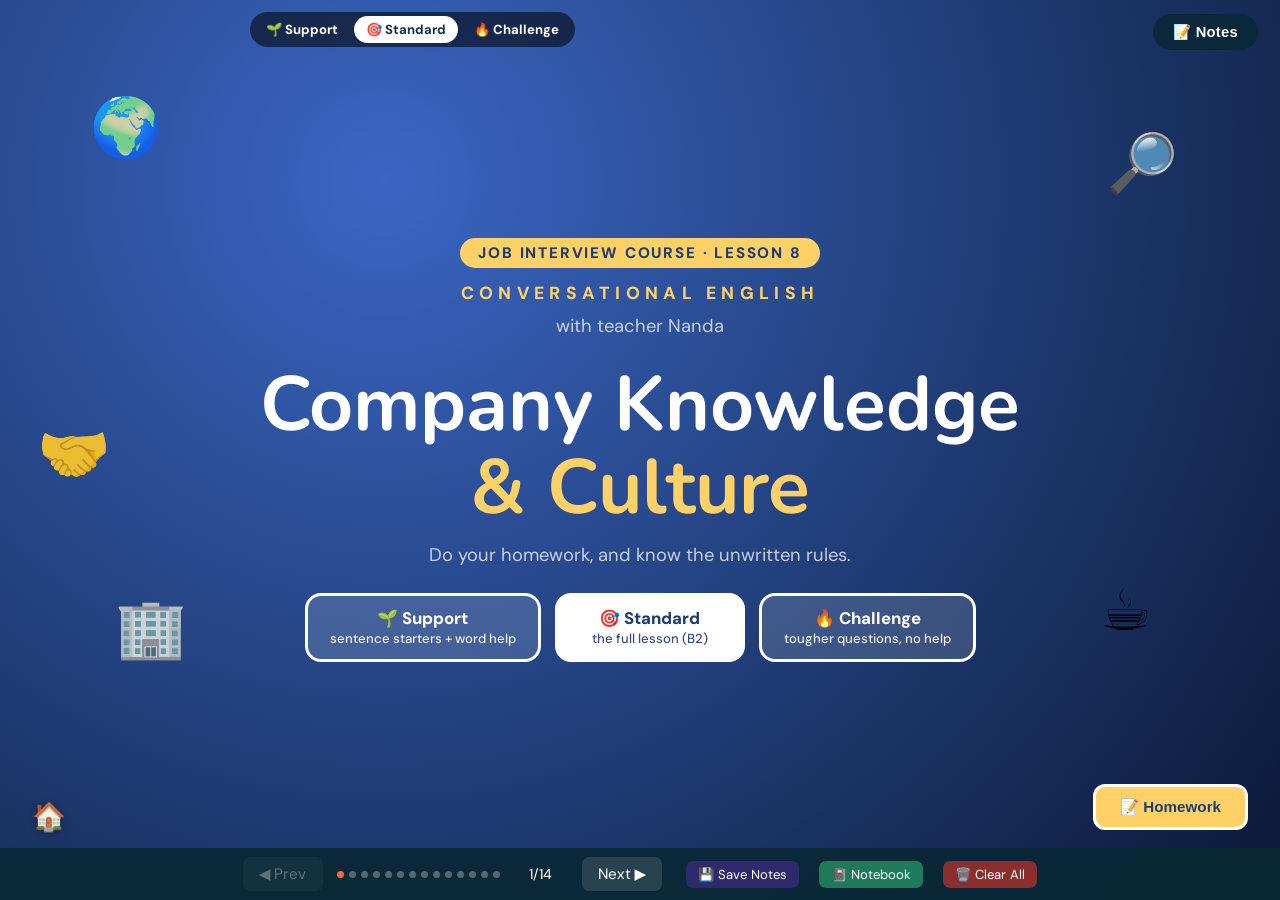
<file: L8/index.html>
<!DOCTYPE html>
<html lang="en">
<head>
<meta charset="UTF-8">
<meta name="viewport" content="width=device-width, initial-scale=1.0">
<title>Job Interview 8 — Company Knowledge & Culture</title>
<link rel="preconnect" href="https://fonts.googleapis.com">
<link href="https://fonts.googleapis.com/css2?family=Nunito:wght@700;800;900&family=DM+Sans:wght@400;500;700;800&display=swap" rel="stylesheet">
<style>
  * { box-sizing: border-box; }
  body { margin:0; font-family:'Segoe UI', system-ui, sans-serif; background:#0A0A0A; }
  #deck { position:relative; width:100%; height:100vh; overflow:hidden; }
  .slide {
    position:absolute; inset:0; opacity:0; pointer-events:none;
    transition:opacity .35s ease; overflow-y:auto; min-height:100vh;
    display:flex; flex-direction:column; background:#fff;
  }
  .slide.active { opacity:1; pointer-events:auto; }

  /* ===== COVER / HW COVER ===== */
  #s1, #hw-cover {
    background: linear-gradient(135deg, #180B08 0%, #3D1810 30%, #6B2318 55%, #8B3A1E 75%, #C44D1E 100%);
    align-items:center; justify-content:center;
  }
  .title-inner { position:relative; width:100%; height:100%; display:flex; flex-direction:column; align-items:center; justify-content:center; padding:40px; }
  .title-label { text-transform:uppercase; letter-spacing:.18em; font-size:1.1rem; font-weight:500; color:rgba(255,255,255,.65); margin-bottom:10px; }
  .title-sub { font-size:1.15rem; font-weight:400; color:rgba(255,255,255,.75); margin-bottom:26px; }
  .title-main { font-size:3.4rem; font-weight:900; color:#fff; line-height:1.1; text-align:center; max-width:900px; }
  .title-accent { color:#FF6B35; text-shadow:0 0 28px rgba(255,107,53,.5); }
  .hw-badge { background:rgba(255,255,255,.1); border-radius:8px; padding:7px 22px; font-size:1rem; letter-spacing:.15em; color:rgba(255,255,255,.85); text-transform:uppercase; font-weight:600; margin-bottom:32px; }

  /* ===== BANNERS ===== */
  .banner { width:100%; padding:13px 28px; font-size:1.1rem; font-weight:700; letter-spacing:.03em; display:flex; align-items:center; gap:10px; flex-shrink:0; color:#fff; }
  .banner-leadin    { background:#D35400; }
  .banner-listening { background:#0E7A8A; }
  .banner-speaking  { background:#B23A6B; }
  .banner-grammar   { background:#5A2E8C; }
  .banner-pron      { background:#A8571E; }
  .banner-reading   { background:#2A6B42; }
  .banner-vocab     { background:#1E7A5F; }
  .banner-video     { background:#A83232; }
  .banner-review    { background:#2E2A6B; }
  .banner-hw        { background:#1C2B3A; }

  .slide-main { flex:1; overflow-y:auto; width:100%; display:flex; flex-direction:column; padding-bottom:60px; }
  .content { padding:24px 48px 20px; flex:1; }
  h2 { font-size:1.85rem; font-weight:800; color:#1C2B3A; margin:0 0 14px; }
  .instruction { font-size:1.08rem; font-weight:700; color:#1C2B3A; margin:0 0 18px; }
  .inst-light { font-size:1.05rem; font-weight:400; color:#1C2B3A; margin:0 0 18px; line-height:1.7; }
  .discuss-label { font-size:1.08rem; font-weight:700; color:#1C2B3A; margin:0 0 14px; line-height:1.7; }
  .section-subhead { font-size:1.3rem; font-weight:800; color:#5A2E8C; margin:24px 0 10px; }
  .discuss-list { margin:0 0 18px; padding-left:22px; line-height:1.9; font-size:1.06rem; color:#1C2B3A; }
  .discuss-list li { margin-bottom:10px; }
  .discuss-box { background:#F4F8FA; border-left:6px solid #0E7A8A; border-radius:12px; padding:16px 20px 4px; margin-top:20px; }
  .discuss-box .discuss-label { margin-bottom:10px; line-height:1.7; }
  .discuss-box .discuss-list { margin-bottom:12px; }

  /* ===== CARDS / EXERCISE CONTAINERS ===== */
  .card { background:#F4F8FA; border-radius:12px; padding:1.5rem; box-shadow:0 2px 8px rgba(0,0,0,.06); margin-bottom:20px; }
  .book-placeholder { border:2px dashed #C9A227; background:#FBF6E8; border-radius:12px; padding:32px 24px; text-align:center; color:#7A5A1E; font-weight:600; margin-bottom:20px; }
  .book-placeholder .bp-icon { font-size:2.2rem; display:block; margin-bottom:8px; }
  .book-placeholder .bp-note { font-weight:400; font-size:1.05rem; color:#9A7A2E; margin-top:6px; }
  .lead-img-wrap { text-align:center; margin-bottom:20px; }
  .lead-img { width:100%; max-height:280px; object-fit:cover; border-radius:14px; box-shadow:0 4px 16px rgba(0,0,0,.15); }
  .lead-img-caption { font-size:1.08rem; font-style:italic; font-weight:700; color:#8B3A1E; margin:12px 0 0; }

  .ex-row { font-size:1.06rem; line-height:1.7; margin-bottom:10px; color:#1C2B3A; }
  .ans-input { border:none; border-bottom:2px solid #5A2E8C; background:transparent; font-size:1.05rem; font-weight:700; width:160px; padding:2px 4px; text-align:left; font-family:inherit; color:#1C2B3A; }
  .ans-input.small { width:120px; }
  .ans-input.wide { width:100%; margin-top:6px; }
  .ans-input.half { width:50%; margin-top:6px; }
  textarea.ans-input { display:block; min-height:70px; resize:vertical; text-align:left; }
  .ans-input:focus { outline:none; border-bottom-color:#B23A6B; }
  .ans-input.correct { color:#1A7A4A; border-bottom-color:#1A7A4A; }
  .ans-input.wrong { color:#C4614A; border-bottom-color:#C4614A; }
  .ans-input.empty-warn { color:#C98A1E; border-bottom-color:#C98A1E; }

  .two-col { columns:2; column-gap:40px; }
  .two-col .ex-row { break-inside:avoid; }
  .fixed-two-col { display:grid; grid-template-columns:1fr 1fr; gap:0 40px; align-items:start; }
  .fixed-three-col { display:grid; grid-template-columns:1fr 1fr 1fr; gap:0 28px; align-items:start; }

  .btn-row { display:flex; gap:12px; justify-content:center; margin-top:22px; flex-wrap:wrap; }
  .btn-check { background:#5A2E8C; color:#fff; border:none; border-radius:8px; padding:11px 26px; font-size:.95rem; font-weight:700; cursor:pointer; font-family:inherit; }
  .btn-reset { background:#e8e8ec; color:#333; border:none; border-radius:8px; padding:11px 26px; font-size:.95rem; font-weight:700; cursor:pointer; font-family:inherit; }
  .btn-suggest { background:#1B6E96; color:#fff; border:none; border-radius:8px; padding:11px 26px; font-size:.95rem; font-weight:700; cursor:pointer; font-family:inherit; }

  .suggest-box { display:none; background:#EAF4F6; border-left:4px solid #1B6E96; border-radius:8px; padding:16px 20px; margin-top:16px; font-size:1.05rem; line-height:1.7; color:#1C2B3A; }
  .suggest-box.show { display:block; }
  .suggest-box li { margin-bottom:6px; }

  /* circle MC */
  .circ-num { display:inline-flex; align-items:center; justify-content:center; width:24px; height:24px; border-radius:6px; font-weight:800; background:#eee; color:#5A2E8C; margin-right:8px; font-size:.9rem; }
  .circ-opt { border:1.5px solid #ccc; border-radius:14px; padding:4px 14px; margin:2px 4px; background:#fff; cursor:pointer; font-family:inherit; font-size:1.05rem; color:#1C2B3A; }
  .circ-opt.picked { border-color:#5A2E8C; background:#EEE7F7; font-weight:700; }
  .circ-opt.correct { border-color:#1A7A4A; background:#E3F5EA; color:#1A7A4A; font-weight:800; }
  .circ-opt.wrong { border-color:#C4614A; background:#FBEAE6; color:#C4614A; font-weight:800; }
  .example-badge { background:#2E7D32;color:#fff;display:inline-flex;align-items:center;justify-content:center;width:24px;height:24px;border-radius:6px;font-weight:800; margin-right:8px; font-size:.9rem; }

  /* classify */
  .classify-bank { display:flex; flex-wrap:wrap; gap:8px; margin-bottom:20px; }
  .classify-chip { border:1.5px solid #5A2E8C; color:#5A2E8C; border-radius:20px; padding:6px 16px; cursor:pointer; font-weight:700; font-size:1.05rem; background:#fff; font-family:inherit; }
  .classify-chip.selected { background:#5A2E8C; color:#fff; }
  .classify-chip.used { opacity:.35; cursor:default; border-style:dashed; }
  .classify-cols { display:grid; grid-template-columns:repeat(2,1fr); gap:14px; }
  .classify-col { background:#fff; border:2px solid #ddd; border-radius:10px; padding:14px; min-height:70px; cursor:pointer; }
  .classify-col h4 { margin:0 0 8px; font-size:1.1rem; color:#5A2E8C; }
  .classify-col .placed { display:inline-block; background:#EEE7F7; border-radius:14px; padding:3px 10px; margin:3px; font-size:1.05rem; font-weight:700; }
  .classify-col .placed.correct { background:#E3F5EA; color:#1A7A4A; }
  .classify-col .placed.wrong { background:#FBEAE6; color:#C4614A; }

  /* match colour pair */
  .match-wrap { display:grid; grid-template-columns:1fr 1fr; gap:40px; background:#F8FAFB; border-radius:14px; padding:1.3rem 1.4rem; }
  .match-col-head { font-weight:800; font-size:1.05rem; letter-spacing:.02em; margin-bottom:12px; padding-bottom:8px; border-bottom:2px solid #E0E6EC; }
  .match-col-head.mc-left { color:#5A2E8C; }
  .match-col-head.mc-right { color:#A8571E; }
  .match-item { padding:11px 14px; border-radius:8px; border:1.5px solid #ddd; margin-bottom:10px; cursor:pointer; font-size:1.05rem; color:#1C2B3A; user-select:none; position:relative; transition:border-color .15s, box-shadow .15s, transform .15s; background:#fff; box-shadow:0 1px 3px rgba(0,0,0,.06); display:flex; align-items:flex-start; }
  .match-item:not(.example-pair):hover { box-shadow:0 3px 10px rgba(0,0,0,.14); transform:translateY(-1px); }
  .match-item.example-pair { cursor:default; background:#EAF6EE !important; border-color:#2E7D32 !important; }
  .match-item.c0 { border-color:#7B2D8E; border-width:3px; background:#F3E6F7; box-shadow:0 0 0 2px rgba(123,45,142,.25); }
  .match-item.c1 { border-color:#C9822E; border-width:3px; background:#FBEFE0; box-shadow:0 0 0 2px rgba(201,130,46,.25); }
  .match-item.c2 { border-color:#2A5A9E; border-width:3px; background:#E3EBFA; box-shadow:0 0 0 2px rgba(42,90,158,.25); }
  .match-item.c3 { border-color:#0E7A8A; border-width:3px; background:#E3F2F4; box-shadow:0 0 0 2px rgba(14,122,138,.25); }
  .match-item.c4 { border-color:#B23A6B; border-width:3px; background:#F8E6EE; box-shadow:0 0 0 2px rgba(178,58,107,.25); }
  .match-item.c5 { border-color:#8C7A1E; border-width:3px; background:#F5F1DD; box-shadow:0 0 0 2px rgba(140,122,30,.25); }
  .match-item.c6 { border-color:#4A5A8C; border-width:3px; background:#E6E9F5; box-shadow:0 0 0 2px rgba(74,90,140,.25); }
  .match-item.c7 { border-color:#3E8C5E; border-width:3px; background:#E6F5EC; box-shadow:0 0 0 2px rgba(62,140,94,.25); }
  .match-item.picking { border-color:#5A2E8C; border-width:3px; border-style:dashed; box-shadow:0 0 0 2px rgba(90,46,140,.2); }
  .match-item.correctpair { outline:3px solid #1A7A4A; background:#1A7A4A !important; color:#fff; }
  .match-item.wrongpair { outline:3px solid #C4614A; background:#C4614A !important; color:#fff; }

  /* word bank tiles */
  .wb-bank { display:flex; flex-wrap:wrap; gap:8px; margin-bottom:18px; }
  .wb-bank.book-style { border-top:3px double #333; border-bottom:1px solid #ccc; padding:12px 4px; }
  .wb-tile { border:1.5px solid #A8571E; color:#A8571E; background:#fff; border-radius:18px; padding:6px 16px; cursor:pointer; font-weight:700; font-family:inherit; font-size:1.05rem; }
  .wb-tile.used { opacity:.35; border-style:dashed; cursor:default; }
  .wb-tile.selected { background:#A8571E; color:#fff; }
  .wb-tile.example-used { opacity:.5; border-style:dashed; cursor:default; text-decoration:line-through; }
  .wb-blank { display:inline-block; min-width:90px; border-bottom:2px solid #A8571E; padding:2px 8px; margin:0 3px; cursor:pointer; font-weight:700; color:#A8571E; text-align:center; }
  .wb-blank.filled { border-style:solid; }
  .wb-blank.correct { color:#1A7A4A; border-color:#1A7A4A; }
  .wb-blank.wrong { color:#C4614A; border-color:#C4614A; }

  /* audio / video placeholders */
  .audio-box { background:#f0f4f8; border-radius:999px; padding:10px 18px; display:flex; align-items:center; gap:14px; margin-bottom:18px; }
  .audio-box audio { width:100%; }
  .speaker-grid { display:grid; grid-template-columns:repeat(4,1fr); gap:16px; margin-bottom:22px; }
  .speaker-card { background:#F4F8FA; border-radius:14px; padding:12px; }
  .speaker-card img { width:100%; height:120px; object-fit:cover; border-radius:10px; display:block; }
  .speaker-card .sp-name { font-size:1.05rem; font-weight:800; color:#1C2B3A; margin:10px 0 8px; text-align:center; }
  .speaker-card .audio-box { margin-bottom:0; padding:6px 10px; }
  .who-table { border:1px solid #E2E8E2; border-radius:12px; overflow:hidden; }
  .who-row { display:grid; grid-template-columns:1fr repeat(4,86px); align-items:center; gap:8px; padding:9px 14px; border-bottom:1px solid #E2E8E2; font-size:1.06rem; line-height:1.5; color:#1C2B3A; }
  .who-row:last-child { border-bottom:none; }
  .who-row.who-head { background:#F4F8FA; font-weight:800; }
  .who-row.who-head span { text-align:center; }
  .who-row.who-head span:first-child { text-align:left; }
  .who-row .circ-opt { width:100%; margin:0; text-align:center; padding:4px 0; }
  .video-box { background:#1C2B3A; border-radius:14px; padding:16px 20px; margin-bottom:18px; }
  .video-box video { width:100%; border-radius:8px; display:block; }
  .video-box p { color:#fff; font-size:1.05rem; margin:0 0 10px; font-weight:700; letter-spacing:.02em; }
  .glossary-note { font-size:1.05rem; color:#666; font-style:italic; margin-top:10px; }
  .glossary-box { background:#F4F8FA; border-radius:10px; padding:14px 18px; margin-bottom:16px; }
  .glossary-box h4 { margin:0 0 8px; font-size:1rem; color:#5A2E8C; }
  .glossary-box p { margin:0 0 6px; font-size:1.05rem; line-height:1.7; color:#1C2B3A; }
  .glossary-box b { color:#1C2B3A; }

  /* answer key toggle */
  .akey-box { display:none; background:#F3EEF7; border-left:4px solid #5A2E8C; border-radius:8px; padding:16px 20px; margin-top:16px; font-size:1.05rem; line-height:1.7; color:#1C2B3A; }
  .akey-box.show { display:block; }
  .akey-box li { margin-bottom:8px; }
  .btn-akey { background:#5A2E8C; color:#fff; border:none; border-radius:8px; padding:11px 26px; font-size:.95rem; font-weight:700; cursor:pointer; font-family:inherit; }

  /* grammar theory / form reference */
  .gram-box { background:#F4F8FA; border-radius:12px; padding:18px 22px; margin-bottom:16px; border-left:6px solid #5A2E8C; }
  .gram-box h3 { margin:0 0 8px; font-size:1.1rem; color:#5A2E8C; }
  .gram-box p { font-size:1.06rem; line-height:1.7; color:#1C2B3A; margin:0 0 8px; }
  .gram-box .hl { font-weight:800; color:#5A2E8C; }
  .gram-box ul { margin:6px 0 0; padding-left:20px; font-size:1.05rem; line-height:1.8; color:#1C2B3A; }
  .gram-note { background:#FDF3D6; border-left:4px solid #C9A227; border-radius:8px; padding:14px 18px; font-size:1.05rem; color:#7A5A1E; margin-top:6px; line-height:1.7; }
  .gram-mistake { background:#FDEBEA; border-left:4px solid #C4614A; border-radius:8px; padding:14px 18px; font-size:1.05rem; color:#7A2A1E; margin-top:10px; line-height:1.7; }
  .gram-mistake s { color:#922B21; }
  .ex-example-centered { text-align:center; font-size:1.06rem; font-style:italic; color:#1A5030; background:#EAF6EE; border-radius:10px; padding:14px 24px; margin:0 0 22px; font-weight:600; line-height:1.7; }
  .ex-example-centered .ex-tag { display:block; font-style:normal; font-weight:800; letter-spacing:.06em; font-size:.78rem; text-transform:uppercase; color:#2F7A52; margin-bottom:6px; }

  /* CCQ box */
  .gx-two { display:grid; grid-template-columns:3fr 2fr; gap:20px; align-items:start; }
  .gx-board { background:#F4F8FA; border-radius:10px; padding:14px 18px; }
  .gx-board h4, .gx-h { margin:0 0 10px; color:#5A2E8C; font-size:1.1rem; }
  .gx-board .ex-row { margin-bottom:8px; line-height:1.6; }
  mark.gx-if { background:#E7EAF7; color:#3B4C99; font-weight:800; padding:1px 6px; border-radius:5px; }
  mark.gx-main { background:#FFF0D9; color:#9A5B00; font-weight:800; padding:1px 6px; border-radius:5px; }
  .ccq-box { background:#F4F8FA; border-radius:10px; padding:14px 18px; margin:14px 0; }
  .ccq-label { font-weight:700; color:#5A2E8C; margin-bottom:8px; font-size:1.05rem; }
  .ccq-list { list-style:none; margin:0; padding:0; display:flex; flex-direction:column; gap:8px; }
  .ccq-list li { font-size:1.05rem; color:#1C2B3A; line-height:1.7; }
  .ccq-list em { color:#5A2E8C; font-weight:700; font-style:normal; }
  .ccq-reveal-btn { background:#5A2E8C; color:#fff; border:none; border-radius:20px; padding:4px 14px; font-size:1.05rem; font-weight:700; cursor:pointer; margin-right:10px; }
  .ccq-reveal-btn:hover { background:#7A45B5; }
  .ccq-answer { display:none; color:#1A5030; font-weight:600; }
  .ccq-answer.show { display:inline; }

  /* speaking interview cards */
  /* ---- Risk Bingo ---- */
  .bingo-layout { display:grid; grid-template-columns:auto 1fr; gap:26px; align-items:start; }
  .bingo-card { display:grid; grid-template-columns:repeat(4,72px); gap:8px; }
  .bingo-cell { height:72px; border-radius:12px; border:2px solid #B23A6B; background:#fff; color:#B23A6B; font-family:inherit; font-size:1.6rem; font-weight:800; cursor:default; display:flex; align-items:center; justify-content:center; transition:background .25s, color .25s, transform .25s; }
  .bingo-cell.marked { background:#B23A6B; color:#fff; transform:scale(.94); }
  .bingo-cell.inline { box-shadow:0 0 0 4px #F2C14E; }
  .bingo-ball { width:120px; height:120px; border-radius:50%; background:#B23A6B; color:#fff; font-size:3rem; font-weight:800; display:flex; align-items:center; justify-content:center; margin:0 auto 16px; box-shadow:0 6px 18px rgba(178,58,107,.35); }
  .bingo-ball.empty { background:#F0E4EA; color:#B23A6B; }
  .bingo-prompt { background:#F8F0F4; border-left:6px solid #B23A6B; border-radius:12px; padding:18px 22px; min-height:150px; }
  .bingo-area { font-size:1.05rem; font-weight:800; color:#B23A6B; margin:0 0 8px; text-transform:uppercase; letter-spacing:.04em; }
  .bingo-q { font-size:1.15rem; line-height:1.6; color:#1C2B3A; margin:0; }
  .bingo-status { text-align:center; font-size:1.05rem; font-weight:700; color:#1C2B3A; margin-top:14px; min-height:1.6em; }
  .bingo-status.win { color:#B23A6B; font-size:1.25rem; }

  /* image placeholder */
  .img-placeholder { background:linear-gradient(135deg,#FBEFE0,#F5DCC0); border-radius:10px; display:flex; flex-direction:column; align-items:center; justify-content:center; color:#8B5A1E; font-size:.95rem; font-weight:600; border:2px dashed #D9B36C; margin:8px 0; padding:24px; text-align:center; min-height:120px; }
  .img-placeholder .ip-icon { font-size:1.8rem; margin-bottom:6px; }
  .photo-grid { display:grid; grid-template-columns:repeat(2,1fr); gap:14px; margin-bottom:16px; }
  .photo-item { position:relative; }
  .photo-item .img-placeholder { min-height:140px; margin:0; }
  .photo-num { position:absolute; top:8px; left:8px; background:#1C2B3A; color:#fff; width:26px; height:26px; border-radius:50%; display:flex; align-items:center; justify-content:center; font-weight:800; font-size:.9rem; }
  .photo-label { margin-top:6px; }
  .photo-label .wb-blank { display:block; width:100%; text-align:center; }

  /* article */
  .article-box { background:#FAFAF8; border-radius:12px; padding:20px 24px; margin-bottom:16px; border:1px solid #eee; }
  .article-box h3 { font-size:1.3rem; font-weight:900; color:#1C2B3A; margin:0 0 4px; line-height:1.3; }
  .article-box h3 .hl { background:#A83232; color:#fff; padding:2px 8px; border-radius:4px; }
  .article-box p { font-size:1.05rem; line-height:1.75; color:#1C2B3A; margin:0 0 14px; }
  .article-box p:last-child { margin-bottom:0; }

  /* checkbox tick list */
  .tick-list { display:flex; flex-direction:column; gap:8px; margin:10px 0 18px; }
  .tick-item { display:flex; align-items:center; gap:12px; padding:9px 14px; border:1.5px solid #ddd; border-radius:8px; cursor:pointer; font-size:1.05rem; color:#1C2B3A; background:#fff; transition:all .15s; }
  .tick-item:hover { border-color:#2A6B42; }
  .tick-box { width:22px; height:22px; border:2px solid #999; border-radius:5px; flex-shrink:0; display:flex; align-items:center; justify-content:center; font-size:.85rem; color:#fff; font-weight:800; }
  .tick-item.picked { border-color:#2A6B42; background:#EAF6EE; }
  .tick-item.picked .tick-box { background:#2A6B42; border-color:#2A6B42; }
  .tick-item.correct { border-color:#1A7A4A; background:#E3F5EA; }
  .tick-item.correct .tick-box { background:#1A7A4A; border-color:#1A7A4A; }
  .tick-item.wrong { border-color:#C4614A; background:#FBEAE6; }
  .tick-item.wrong .tick-box { background:#C4614A; border-color:#C4614A; }
  .tick-item.missed { border-color:#C98A1E; background:#FDF3D6; }

  /* dice */
  .dice-box { text-align:center; background:#F4F8FA; border-radius:14px; padding:30px; }
  .die-face { font-size:3.5rem; margin-bottom:16px; }
  .dice-prompt { font-size:1.15rem; font-weight:700; color:#1C2B3A; margin-top:16px; min-height:30px; }
  .book-hl { background:#D9D9D9; padding:1px 5px; border-radius:3px; }

  /* review */
  .review-grid { display:grid; grid-template-columns:1fr 1fr; gap:14px; margin:10px 0; }

  /* score scale (Listening 1a) */
  .score-card { background:#F4F8FA; border-radius:12px; padding:18px 22px; margin-bottom:16px; }
  .env-row { display:grid; grid-template-columns:1fr auto; align-items:center; gap:16px; padding:9px 0; border-bottom:1px solid #e2e8e2; font-size:1.05rem; color:#1C2B3A; }
  .env-row:last-child { border-bottom:none; }
  .env-row .env-label { min-width:0; }
  .env-scale { display:flex; gap:6px; }
  .scale-head { display:grid; grid-template-columns:1fr auto; gap:16px; align-items:end; padding-bottom:8px; }
  .scale-head .scale-anchors { display:flex; gap:6px; }
  .scale-head .scale-anchors span { width:32px; text-align:center; font-size:.7rem; line-height:1.2; color:#5A6B7A; font-style:italic; }
  .env-pill { width:32px; height:32px; border-radius:50%; border:1.5px solid #0E7A8A; color:#0E7A8A; background:#fff; cursor:pointer; font-weight:700; font-size:.95rem; display:flex; align-items:center; justify-content:center; font-family:inherit; }
  .env-pill.picked { background:#0E7A8A; color:#fff; }

  /* ===== NAV / NOTES / HOME ===== */
  #notesBtn { position:fixed; top:14px; right:22px; z-index:1000; background:rgba(10,40,54,.88); color:#fff; border:none; padding:9px 20px; border-radius:22px; cursor:pointer; font-size:.92rem; font-weight:600; letter-spacing:.02em; transition:background .2s; backdrop-filter:blur(4px); }
  #notesBtn:hover { background:rgba(10,40,54,1); }
  #notesDragHandle { cursor: move; user-select: none; padding: 2px 8px; margin-right: 4px; opacity: .55; font-size: .95rem; border-radius: 4px; display: inline-block; }
  #notesDragHandle:hover { opacity: 1; background: rgba(255,255,255,.15); }
  #notesPanel.dragging { transition: none !important; }
  #homeBtn { position:fixed; top:14px; left:50%; transform:translateX(-50%); z-index:1000; display:none; background:rgba(10,40,54,.88); color:#fff; border:none; width:38px; height:38px; border-radius:50%; cursor:pointer; font-size:1.1rem; align-items:center; justify-content:center; transition:background .2s; backdrop-filter:blur(4px); }
  #homeBtn:hover { background:rgba(20,96,122,.95); }
  #notesPanel { position:fixed; top:54px; right:22px; z-index:999; width:360px; max-height:0; overflow:hidden; transition:max-height .35s ease, opacity .25s ease; opacity:0; border-radius:14px; }
  #notesPanel.open { max-height:320px; opacity:1; }
  #notesPanel.cover { left:50%; right:auto; top:56px; transform:translateX(-50%); width:min(760px,94vw); max-height:calc(100vh - 110px) !important; display:flex; flex-direction:column; }
  #notesPanel.cover #notesTA { min-height:calc(100vh - 210px) !important; max-height:calc(100vh - 210px) !important; overflow-y:auto; }
  #notesToolbar { display:flex; gap:5px; padding:6px 10px; background:rgba(10,40,54,.7); border-radius:10px 10px 0 0; align-items:center; flex-wrap:wrap; }
  #notesToolbar button { background:rgba(255,255,255,.12); border:none; border-radius:5px; color:#fff; font-size:.85rem; padding:3px 9px; cursor:pointer; font-family:inherit; transition:background .15s; }
  #notesToolbar button:hover { background:rgba(255,255,255,.25); }
  #notesTA { width:100%; min-height:220px; max-height:260px; padding:14px; border:none; border-radius:0 0 14px 14px; outline:none; font-size:1rem; line-height:1.55; background:rgba(10,40,54,.92); color:#fff; font-family:inherit; backdrop-filter:blur(6px); box-sizing:border-box; overflow-y:auto; }
  #notesTA:empty::before { content:attr(data-placeholder); color:rgba(255,255,255,.4); pointer-events:none; }
  #notesTA [style*="background-color"] { color:#1a1a1a !important; }
  #nav { position:fixed; bottom:0; left:0; right:0; height:52px; background:rgba(10,40,54,.96); z-index:500; display:flex; align-items:center; justify-content:center; gap:14px; }
  #nav button { background:rgba(255,255,255,.12); color:#fff; border:none; border-radius:7px; padding:7px 16px; font-size:.95rem; cursor:pointer; font-family:inherit; }
  #nav button:disabled { opacity:.35; cursor:default; }
  #dots { display:flex; gap:5px; flex-wrap:wrap; max-width:360px; justify-content:center; }
  .dot { width:7px; height:7px; border-radius:50%; background:rgba(255,255,255,.3); cursor:pointer; }
  .dot.active { background:#FF6B35; }
  #counter { color:#fff; font-size:.9rem; min-width:54px; text-align:center; }

  /* print */
  .slide-notes-print { display:none; }
  .lesson-link-print { display:none; }
  @media print {
    @page { margin:1.2cm; }
    * { -webkit-print-color-adjust:exact !important; print-color-adjust:exact !important; }
    html, body { height:auto !important; overflow:visible !important; background:#fff !important; display:block !important; }
    #deck { overflow:visible !important; height:auto !important; display:block !important; position:static !important; }
    #notesBtn, #notesPanel, #nav, #homeBtn { display:none !important; }
    body.print-all .slide { display:flex !important; flex-direction:column !important; position:relative !important; inset:auto !important; opacity:1 !important; padding:16px 24px !important; page-break-after:always; break-after:page; min-height:0 !important; height:auto !important; }
    .slide * { flex:none !important; height:auto !important; min-height:0 !important; max-height:none !important; }
    .slide-main, .content { overflow:visible !important; }
    img, video { max-height:240px !important; width:auto !important; max-width:100% !important; object-fit:contain !important; }
    body.print-all .slide::before { content:"Job Interview 8 \2014  Company Knowledge & Culture"; display:block !important; font-size:10px; color:#999; font-family:'Segoe UI', Arial, sans-serif; padding-bottom:5px; border-bottom:1px solid #ddd; margin-bottom:8px; }
    body.print-all #s1::before { display:none !important; }
    .lesson-link-print { display:block !important; padding:28px 32px; margin-bottom:20px; background:linear-gradient(135deg, #180B08 0%, #3D1810 30%, #6B2318 55%, #8B3A1E 75%, #C44D1E 100%); border-radius:12px; text-align:center; font-family:'Segoe UI', Arial, sans-serif; }
    .lesson-link-print .lp-title { display:block; font-size:30px; font-weight:900; color:#fff; margin-bottom:10px; letter-spacing:.01em; line-height:1.2; }
    .lesson-link-print .lp-sub { display:block; font-size:20px; color:rgba(255,255,255,.88); font-weight:500; }
    .lesson-link-print a { color:#FF6B35; font-weight:800; text-decoration:underline; font-size:20px; }
    .slide-notes-print { display:block !important; margin-top:12px; padding:10px 14px; border-top:2px solid #0E5A8A; background:#E3F2FD; border-radius:6px; font-size:12px; line-height:1.6; color:#1A1A2E; }
    .slide-notes-print-label { font-size:10px; font-weight:800; color:#0E5A8A; text-transform:uppercase; letter-spacing:1px; margin-bottom:4px; display:block; }
    .card-body, .card-body * { color:#1a1a1a !important; }
  }


/* ===== JOB INTERVIEW COURSE — shared components (colors come from per-lesson :root vars) ===== */
.content { zoom:1.25; }
@media print { .content { zoom:1; } }
.slide { background:var(--paper,#fff); }
.slide-main { background-image:var(--pattern,none); background-size:var(--patsize,auto); }
h2 { font-family:var(--fh,'Fredoka'),sans-serif; color:var(--c1); }
.instruction, .inst-light, .discuss-label { color:var(--ink,#1C2B3A); }
.banner { background:linear-gradient(90deg,var(--c1),var(--c2)) !important; font-family:var(--fh,'Fredoka'),sans-serif; font-size:1.2rem; }
.btn-check { background:var(--c1); }
.ans-input { border-bottom-color:var(--c2); }
.circ-num { color:var(--c1); }
.gram-box { border-left-color:var(--c2); background:var(--c3); }
.gram-box h3, .gram-box .hl { color:var(--c1); }

/* ---- level switch ---- */
.sup, .chal, .sup-i, .chal-i { display:none; }
.lv-support .sup, .lv-challenge .chal { display:block; }
.lv-support .sup-i, .lv-challenge .chal-i { display:inline; }
.lv-support .nsup { display:none; }
.sup { background:#E9F7EF; border-left:5px solid #2FA36B; border-radius:10px; padding:12px 16px; margin:12px 0; font-size:1.02rem; line-height:1.7; color:#1C4A33; }
.sup::before { content:"🌱 Support"; display:block; font-weight:800; font-size:.78rem; letter-spacing:.1em; text-transform:uppercase; color:#2FA36B; margin-bottom:2px; }
.chal { background:#FFF0E6; border-left:5px solid #E8590C; border-radius:10px; padding:12px 16px; margin:12px 0; font-size:1.02rem; line-height:1.7; color:#6B2A05; }
.chal::before { content:"🔥 Challenge"; display:block; font-weight:800; font-size:.78rem; letter-spacing:.1em; text-transform:uppercase; color:#E8590C; margin-bottom:2px; }
#lvBar { position:fixed; top:12px; left:250px; z-index:1100; display:flex; gap:4px; background:rgba(0,0,0,.55); padding:4px; border-radius:999px; }
#lvBar button { border:none; border-radius:999px; padding:5px 12px; font-size:.82rem; font-weight:700; cursor:pointer; background:transparent; color:#fff; font-family:inherit; }
#lvBar button.on { background:#fff; color:#12324A; }
.lv-pick { display:flex; gap:14px; margin-top:26px; flex-wrap:wrap; justify-content:center; position:relative; z-index:4; }
.lv-pick button { border:3px solid #fff; border-radius:16px; padding:12px 22px; font-size:1.05rem; font-weight:800; cursor:pointer; background:rgba(255,255,255,.14); color:#fff; font-family:inherit; min-width:190px; line-height:1.3; }
.lv-pick button small { display:block; font-weight:500; font-size:.82rem; opacity:.9; }
.lv-pick button.on { background:#fff; color:var(--c1); }

/* ---- cover ---- */
.cv-chip { position:absolute; z-index:1; font-size:clamp(2rem,4.5vw,4rem); opacity:.9; animation:cvf 7s ease-in-out infinite; }
@keyframes cvf { 0%,100%{ transform:translateY(0) rotate(-4deg);} 50%{ transform:translateY(-16px) rotate(5deg);} }
.title-main { font-family:var(--fh,'Fredoka'),sans-serif; color:#fff; font-weight:700; line-height:1.08; font-size:clamp(2.8rem,6vw,5.2rem); position:relative; z-index:3; }
.title-accent { color:var(--c4); text-shadow:none; }
.title-label { color:var(--c4); font-weight:800; letter-spacing:.3em; }
.course-tag { display:inline-block; background:var(--c4); color:var(--c1); font-weight:800; border-radius:999px; padding:5px 18px; font-size:.95rem; letter-spacing:.12em; text-transform:uppercase; margin-bottom:14px; position:relative; z-index:3; }
.cover-btn { background:var(--c4) !important; color:var(--c1) !important; border:3px solid #fff !important; border-radius:12px !important; font-weight:800 !important; }

/* ---- tip / pattern boxes ---- */
.tipbox { background:var(--c3); border-left:6px solid var(--c2); border-radius:12px; padding:16px 22px; margin:0 0 16px; font-size:1.06rem; line-height:1.75; color:var(--ink,#1C2B3A); }
.tipbox h3 { margin:0 0 8px; font-size:1.12rem; color:var(--c1); font-family:var(--fh,'Fredoka'),sans-serif; }
.chip-a, .chip-b, .chip-c { font-weight:800; padding:1px 9px; border-radius:6px; }
.chip-a { color:#1B6E96; background:#E1F0F7; } .chip-b { color:#B03A5B; background:#FBE6EC; } .chip-c { color:#1A7A4A; background:#E3F5EA; }
.twocol { display:grid; grid-template-columns:1fr 1fr; gap:22px; align-items:start; }
.stack { display:flex; flex-direction:column; gap:12px; }
.bigq { font-family:var(--fh,'Fredoka'),sans-serif; font-size:1.7rem; line-height:1.35; color:var(--c1); background:#fff; border:3px solid var(--c2); border-radius:18px; padding:18px 24px; box-shadow:5px 5px 0 var(--c2); }

/* ---- flag sort ---- */
.fs { display:grid; grid-template-columns:1fr 1fr; gap:14px 28px; }
.fs-col { display:flex; flex-direction:column; gap:12px; }
.fs-card { background:#fff; border:2px solid #D5DEE5; border-radius:14px; padding:12px 16px; font-size:1.05rem; line-height:1.6; }
.fs-card .fs-t { display:block; margin-bottom:8px; }
.fs-btn { border:2px solid #C9D3DB; background:#F6F8FA; border-radius:999px; padding:4px 14px; margin-right:6px; font-family:inherit; font-size:.92rem; font-weight:700; cursor:pointer; color:#33475B; }
.fs-btn.sel { background:var(--c1); color:#fff; border-color:var(--c1); }
.fs-card.ok { border-color:#1A7A4A; background:#E3F5EA; } .fs-card.bad { border-color:#C4614A; background:#FBEAE6; } .fs-card.empty-warn { border-color:#C98A1E; background:#FFF6E1; }

/* ---- multi pick ---- */
.mp { display:grid; grid-template-columns:1fr 1fr; gap:12px 20px; }
.mp-opt { border:2px solid #C9D3DB; background:#fff; border-radius:14px; padding:12px 16px; font-size:1.05rem; line-height:1.55; cursor:pointer; text-align:left; font-family:inherit; color:var(--ink,#1C2B3A); }
.mp-opt.picked { border-color:var(--c2); background:var(--c3); font-weight:700; }
.mp-opt.ok { border-color:#1A7A4A; background:#E3F5EA; color:#1A7A4A; font-weight:800; } .mp-opt.bad { border-color:#C4614A; background:#FBEAE6; color:#C4614A; font-weight:800; }

/* ---- order chips ---- */
.og-slots { display:flex; flex-direction:column; gap:8px; margin-bottom:14px; }
.og-slot { min-height:50px; border:2px dashed #B8C4CE; border-radius:12px; padding:5px 8px 5px 48px; position:relative; background:#FAFBFC; display:flex; align-items:center; }
.og-slot::before { content:attr(data-n); position:absolute; left:8px; top:50%; transform:translateY(-50%); width:30px; height:30px; border-radius:50%; background:var(--c1); color:#fff; font-weight:800; display:flex; align-items:center; justify-content:center; }
.og-slot.filled { border-style:solid; border-color:var(--c2); }
.og-pool { display:flex; flex-direction:column; gap:8px; }
.og-chip { background:var(--c3); border:2px solid var(--c2); border-radius:12px; padding:8px 14px; font-size:1.02rem; line-height:1.5; cursor:pointer; text-align:left; font-family:inherit; color:var(--ink,#1C2B3A); width:100%; }
.og-chip:hover { filter:brightness(.96); }
.og-chip.ok { background:#E3F5EA; border-color:#1A7A4A; color:#1A7A4A; font-weight:700; } .og-chip.bad { background:#FBEAE6; border-color:#C4614A; color:#C4614A; font-weight:700; }

/* ---- buckets ---- */
.bk-pool { display:flex; flex-wrap:wrap; gap:8px; margin-bottom:14px; padding:12px; background:#F4F6F8; border-radius:12px; min-height:56px; }
.bk-chip { background:#fff; border:2px solid var(--c2); border-radius:12px; padding:7px 13px; font-size:1.0rem; line-height:1.5; cursor:pointer; text-align:left; font-family:inherit; color:var(--ink,#1C2B3A); max-width:100%; }
.bk-chip.sel { background:var(--c4); box-shadow:0 0 0 3px var(--c1); }
.bk-chip.ok { background:#E3F5EA; border-color:#1A7A4A; color:#1A7A4A; font-weight:700; } .bk-chip.bad { background:#FBEAE6; border-color:#C4614A; color:#C4614A; font-weight:700; }
.bk-row { display:grid; grid-template-columns:repeat(var(--cols,2),1fr); gap:14px; }
.bk-b { border:3px solid var(--c1); border-radius:14px; background:#fff; cursor:pointer; min-height:120px; }
.bk-b h4 { margin:0; padding:8px 14px; background:var(--c1); color:#fff; font-family:var(--fh,'Fredoka'),sans-serif; font-size:1.12rem; }
.bk-drop { padding:10px; display:flex; flex-direction:column; gap:8px; }

/* ---- timer ---- */
.tm { display:inline-flex; align-items:center; gap:18px; background:var(--c1); color:#fff; border-radius:20px; padding:14px 26px; margin:8px 0; }
.tm-d { font-family:var(--fh,'Fredoka'),sans-serif; font-size:2.6rem; min-width:90px; text-align:center; font-weight:700; }
.tm.done { background:#B23A3A; }
.tm button { background:var(--c4); color:var(--c1); border:none; border-radius:10px; padding:9px 18px; font-weight:800; font-size:1rem; cursor:pointer; font-family:inherit; }

/* ---- roulette ---- */
.rl { text-align:center; background:var(--c3); border:3px solid var(--c2); border-radius:22px; padding:22px 26px; }
.rl-q { font-family:var(--fh,'Fredoka'),sans-serif; font-size:1.8rem; color:var(--c1); line-height:1.35; min-height:3.6em; display:flex; align-items:center; justify-content:center; }
.rl-f { color:#1C4A33; font-size:1.02rem; margin:2px 0 12px; font-style:italic; }
.rl button { background:var(--c1); color:#fff; border:none; border-radius:12px; padding:12px 28px; font-size:1.05rem; font-weight:800; cursor:pointer; font-family:inherit; margin-top:8px; }

/* ---- branching scenario ---- */
.br-opt { display:block; width:100%; text-align:left; background:#fff; border:2px solid #C9D3DB; border-radius:14px; padding:12px 16px; margin-bottom:10px; font-size:1.05rem; line-height:1.55; cursor:pointer; font-family:inherit; color:var(--ink,#1C2B3A); }
.br-opt.sel { border-color:var(--c2); background:var(--c3); }
.br-fb { display:none; border-radius:12px; padding:14px 18px; font-size:1.05rem; line-height:1.65; margin-top:6px; }
.br-fb.show { display:block; } .br-fb.good { background:#E3F5EA; border-left:6px solid #1A7A4A; } .br-fb.ok { background:#FFF6E1; border-left:6px solid #C98A1E; } .br-fb.bad { background:#FBEAE6; border-left:6px solid #C4614A; }

/* ---- answer builder ---- */
.ab { background:#fff; border:3px solid var(--c2); border-radius:20px; padding:18px 22px; }
.ab-step { margin-bottom:14px; }
.ab-lab { font-family:var(--fh,'Fredoka'),sans-serif; font-weight:700; font-size:1.12rem; color:var(--c1); }
.ab-hint { font-size:.98rem; color:#556; margin:0 0 4px; }
.ab-in { width:100%; border:2px solid #C9D3DB; border-radius:10px; padding:8px 12px; font-family:inherit; font-size:1.05rem; line-height:1.55; text-align:left; resize:vertical; color:var(--ink,#1C2B3A); }
.ab-in:focus { outline:none; border-color:var(--c2); }
.ab-out { display:none; background:var(--c3); border-radius:14px; padding:14px 18px; margin-top:14px; font-size:1.08rem; line-height:1.75; }
.ab-out.show { display:block; } .ab-out p { margin:6px 0 8px; } .ab-ok { color:#1A7A4A; font-weight:800; } .ab-warn { color:#C4614A; font-weight:700; }
.ab-sup { font-size:.98rem; }

/* ---- course-wide small bits ---- */
.pill { display:inline-block; background:var(--c3); border:2px solid var(--c2); border-radius:999px; padding:3px 14px; margin:3px 4px 3px 0; font-weight:700; font-size:1rem; }
.mapgrid { display:grid; grid-template-columns:repeat(3,1fr); gap:14px; }
.maptile { border:none; border-radius:999px; padding:20px 14px; background:var(--c1); color:#fff; font-weight:800; font-size:1.1rem; cursor:pointer; font-family:inherit; line-height:1.3; }
.maptile.on { background:var(--c4); color:var(--c1); box-shadow:0 0 0 4px var(--c1); }
.mapinfo { background:var(--c3); border-left:6px solid var(--c2); border-radius:12px; padding:14px 20px; margin-top:14px; font-size:1.06rem; line-height:1.7; min-height:96px; }
.ccq-answer { display:none; } .ccq-answer.show { display:inline; }
.say-it { background:#fff; border:2px dashed var(--c2); border-radius:14px; padding:12px 18px; font-size:1.06rem; line-height:1.7; margin:10px 0; }

.og.wide { display:grid; grid-template-columns:1fr 1fr; gap:0 22px; align-items:start; }
.og.wide .btn-row { grid-column:1 / -1; }
.bk.side { display:grid; grid-template-columns:1fr 1fr; gap:0 22px; align-items:start; }
.bk.side .bk-pool { flex-direction:column; margin-bottom:0; }
.bk.side .bk-row { align-self:start; }
.bk.side .btn-row { grid-column:1 / -1; }

/* ---- simulator ---- */
.sim { background:#fff; border:3px solid var(--c1); border-radius:22px; overflow:hidden; }
.sim-top { display:flex; align-items:center; gap:14px; background:var(--c1); color:#fff; padding:10px 18px; }
.sim-face { font-size:2.2rem; } .sim-who { font-weight:800; font-size:1.05rem; flex:1; }
.sim-meter { width:240px; height:16px; background:rgba(255,255,255,.25); border-radius:99px; overflow:hidden; } .sim-fill { height:100%; width:0; background:var(--c4); transition:width .5s; }
.sim-log { height:190px; overflow-y:auto; padding:14px 18px; background:var(--c3); display:flex; flex-direction:column; gap:10px; }
.sim-b { max-width:80%; padding:10px 16px; border-radius:16px; font-size:1.04rem; line-height:1.6; }
.sim-b.them { align-self:flex-start; background:#fff; border:2px solid var(--c1); } .sim-b.me { align-self:flex-end; background:var(--c2); color:#fff; }
.sim-b.fb { align-self:center; font-size:.98rem; font-style:italic; max-width:92%; } .sim-b.fb.good { background:#E3F5EA; color:#14573A; } .sim-b.fb.ok { background:#FFF6E1; color:#7A5100; } .sim-b.fb.bad { background:#FBEAE6; color:#8A2E1B; }
.sim-opts { padding:12px 18px 6px; display:flex; flex-direction:column; gap:8px; min-height:30px; }
.sim-opt { text-align:left; background:#fff; border:2px solid var(--c2); border-radius:12px; padding:10px 14px; font-size:1.03rem; line-height:1.5; cursor:pointer; font-family:inherit; color:var(--ink); }
.sim-opt:hover { background:var(--c3); }
.sim-end { display:none; padding:12px 18px 16px; text-align:center; } .sim-verdict { font-size:1.2rem; font-weight:800; color:var(--c1); margin-bottom:10px; }
.sim-end button { background:var(--c1); color:#fff; border:none; border-radius:10px; padding:10px 22px; font-weight:800; cursor:pointer; font-family:inherit; font-size:1rem; }

/* ---- rapid fire ---- */
.rf { background:var(--c1); color:#fff; border-radius:22px; padding:18px 22px; }
.rf-head { display:flex; justify-content:space-between; font-weight:800; margin-bottom:8px; } .rf-track { height:10px; background:rgba(255,255,255,.2); border-radius:99px; overflow:hidden; margin-bottom:14px; } .rf-bar { height:100%; background:var(--c4); width:100%; }
.rf-q { font-family:var(--fh),sans-serif; font-size:1.55rem; line-height:1.4; margin-bottom:14px; min-height:3.2em; } .rf-late { color:var(--c4); font-size:1rem; }
.rf-opts { display:grid; grid-template-columns:1fr 1fr; gap:10px; }
.rf-opt { background:#fff; color:var(--ink); border:3px solid transparent; border-radius:14px; padding:12px 14px; font-size:1.08rem; font-weight:700; cursor:pointer; font-family:inherit; text-align:left; line-height:1.4; }
.rf-opt:hover:not(:disabled) { border-color:var(--c4); } .rf-opt.ok { background:#2FBF6B; color:#fff; } .rf-opt.bad { background:#E0533D; color:#fff; } .rf-opt:disabled { cursor:default; }
.rf-end { display:none; text-align:center; padding:16px 0; } .rf-result { font-family:var(--fh),sans-serif; font-size:1.8rem; margin-bottom:12px; }
.rf-end button { background:var(--c4); color:var(--c1); border:none; border-radius:10px; padding:10px 24px; font-weight:800; cursor:pointer; font-family:inherit; font-size:1rem; }

/* ---- memory ---- */
.mem-top { display:flex; align-items:center; gap:16px; margin-bottom:10px; font-weight:800; color:var(--c1); } .mem-top button { background:var(--c1); color:#fff; border:none; border-radius:8px; padding:6px 14px; font-weight:700; cursor:pointer; font-family:inherit; }
.mem-grid { display:grid; grid-template-columns:repeat(4,1fr); gap:10px; }
.mem-c { position:relative; min-height:86px; border:none; border-radius:14px; background:var(--c1); color:transparent; font-size:1rem; font-weight:700; line-height:1.35; cursor:pointer; font-family:inherit; padding:8px 10px; }
.mem-c::before { content:"?"; position:absolute; inset:0; display:flex; align-items:center; justify-content:center; font-size:2rem; color:var(--c4); font-family:var(--fh),sans-serif; }
.mem-c.open, .mem-c.done { background:#fff; color:var(--ink); border:3px solid var(--c2); } .mem-c.open::before, .mem-c.done::before { display:none; } .mem-c.done { background:#E3F5EA; border-color:#1A7A4A; color:#14573A; }
.mem-win { display:none; margin-top:12px; font-weight:800; color:#1A7A4A; font-size:1.15rem; text-align:center; }

/* ---- word order ---- */
.wo-item { margin-bottom:16px; } .wo-line { min-height:52px; border:2px dashed #B8C4CE; border-radius:12px; padding:6px 8px; display:flex; flex-wrap:wrap; gap:6px; background:#FAFBFC; margin-bottom:8px; align-items:center; }
.wo-line.ok { border:2px solid #1A7A4A; background:#E3F5EA; } .wo-line.bad { border:2px solid #C4614A; background:#FBEAE6; }
.wo-pool { display:flex; flex-wrap:wrap; gap:6px; } .wo-t { background:var(--c3); border:2px solid var(--c2); border-radius:10px; padding:5px 12px; font-size:1.05rem; cursor:pointer; font-family:inherit; color:var(--ink); }

/* ---- error hunt ---- */
.eh-item { background:#fff; border:2px solid #D5DEE5; border-radius:14px; padding:10px 14px; margin-bottom:10px; line-height:2; } .eh-item.ok { border-color:#1A7A4A; background:#E3F5EA; } .eh-item.bad { border-color:#C4614A; background:#FBEAE6; } .eh-item.empty-warn { border-color:#C98A1E; background:#FFF6E1; }
.eh-w { border:none; background:transparent; font-size:1.06rem; font-family:inherit; cursor:pointer; padding:2px 5px; border-radius:7px; color:var(--ink); } .eh-w:hover { background:var(--c3); } .eh-w.sel { background:var(--c4); font-weight:800; outline:2px solid var(--c1); }
.eh-fixlab { font-size:.92rem; font-weight:700; color:var(--c1); margin-left:8px; } .eh-in { border:none; border-bottom:2px solid var(--c2); background:transparent; font-size:1.05rem; font-weight:700; width:150px; font-family:inherit; text-align:left; color:var(--ink); }

/* ---- thought bubbles ---- */
.say { background:var(--c2); color:#fff; border-radius:16px 16px 16px 4px; padding:10px 16px; font-size:1.06rem; line-height:1.6; margin-bottom:6px; }
.thought { display:none; background:#fff; border:3px dotted var(--c1); border-radius:20px; padding:10px 16px; font-style:italic; line-height:1.6; margin:4px 0 14px 26px; color:var(--c1); } .thought.show { display:block; }
.mindbtn { background:var(--c4); color:var(--c1); border:none; border-radius:999px; padding:4px 14px; font-weight:800; font-size:.9rem; cursor:pointer; font-family:inherit; margin-bottom:6px; }

.rf-track{display:none!important}

.ab-copied{align-self:center;font-weight:800;color:#1A7A4A;margin-left:6px}.ab-copied.warn{color:#C4614A}
.btn-row{flex-wrap:wrap}

.ab-ex{display:block;margin-top:4px;font-style:italic;color:#1A5E7A}.rl-ex{display:block;margin-top:8px;font-style:italic}

:root{--c1:#1F3B73;--c2:#2FB8A0;--c3:#E7F5FF;--c4:#FFD166;--ink:#1F3B73;--fh:'Nunito';--pattern:radial-gradient(rgba(47,184,160,.14) 2px,transparent 2px);--patsize:30px 30px;}
body{font-family:'DM Sans','Segoe UI',system-ui,sans-serif;background:#1F3B73;}
#s1,#hw-cover{background:radial-gradient(circle at 30% 20%, #3A66C4 0%, #1F3B73 55%, #0B1836 100%);align-items:center;justify-content:center;}
.rl:not(.spun) .rl-f{display:none !important;}


</style>
</head>
<body data-lesson="Lesson 8">
<div id="progBar"></div>
<button id="homeBtn" onclick="goTo(0)">🏠</button>
<button id="notesBtn" onclick="toggleNotes()">📝 Notes</button>
<div id="notesPanel">
  <div id="notesToolbar"><span id="notesDragHandle" title="Drag to move">⠷⠷</span>
    <button onclick="notesFormat('bold')" title="Bold"><b>B</b></button>
    <button onclick="notesFormat('underline')" title="Underline"><u>U</u></button>
    <span style="display:flex;gap:3px;align-items:center;margin-left:6px;padding-left:6px;border-left:1px solid rgba(255,255,255,.2)">
      <button onclick="notesHilite('#FFE600')" title="Yellow" style="background:#FFE600;width:20px;height:20px;padding:0;border-radius:4px;border:none;cursor:pointer;"></button>
      <button onclick="notesHilite('#90EE90')" title="Green"  style="background:#90EE90;width:20px;height:20px;padding:0;border-radius:4px;border:none;cursor:pointer;"></button>
      <button onclick="notesHilite('#FFB3C6')" title="Pink"   style="background:#FFB3C6;width:20px;height:20px;padding:0;border-radius:4px;border:none;cursor:pointer;"></button>
      <button onclick="notesHilite('#ADD8E6')" title="Blue"   style="background:#ADD8E6;width:20px;height:20px;padding:0;border-radius:4px;border:none;cursor:pointer;"></button>
      <button onclick="notesHilite('remove')" title="Remove highlight" style="font-size:.78rem;padding:2px 7px;color:#ff9999;margin-left:2px;background:rgba(255,255,255,.1);border:none;border-radius:4px;cursor:pointer;">✕</button>
    </span>
  </div>
  <div id="notesTA" contenteditable="true" data-placeholder="Your notes for this slide…" spellcheck="false" oninput="saveNotes()"></div>
</div>

<div id="lvBar"><button data-lv="support" onclick="setLevel('support')">🌱 Support</button><button data-lv="standard" onclick="setLevel('standard')">🎯 Standard</button><button data-lv="challenge" onclick="setLevel('challenge')">🔥 Challenge</button></div>
<div id="deck">

<div class="slide active" id="s1">
  <div class="cv-chip" style="top:10%;left:7%">🌍</div><div class="cv-chip" style="top:14%;right:8%;animation-delay:-2s">🔎</div><div class="cv-chip" style="bottom:26%;left:9%;animation-delay:-4s">🏢</div><div class="cv-chip" style="bottom:28%;right:10%;animation-delay:-1s">☕</div><div class="cv-chip" style="top:46%;left:3%;animation-delay:-3s">🤝</div>
  <div class="title-inner">
    <div class="course-tag">Job Interview Course · Lesson 8</div>
    <div class="title-label">Conversational English</div>
    <div class="title-sub">with teacher Nanda</div>
    <div class="title-main">Company Knowledge<br><span class="title-accent">& Culture</span></div>
    <div class="title-sub" style="margin:14px 0 0;position:relative;z-index:3;">Do your homework, and know the unwritten rules.</div>
    <div class="lv-pick">
      <button data-lv="support" onclick="setLevel('support')">🌱 Support<small>sentence starters + word help</small></button>
      <button data-lv="standard" onclick="setLevel('standard')">🎯 Standard<small>the full lesson (B2)</small></button>
      <button data-lv="challenge" onclick="setLevel('challenge')">🔥 Challenge<small>tougher questions, no help</small></button></div>
    <a href="../index.html" title="All lessons" style="position:absolute;bottom:70px;left:32px;font-size:1.7rem;line-height:1;text-decoration:none;filter:drop-shadow(0 1px 3px rgba(0,0,0,.3));z-index:5;">🏠</a>
    <div style="position:absolute;bottom:70px;right:32px;z-index:5;"><button class="cover-btn" onclick="goToId('hw-cover')" style="padding:11px 24px;font-size:.95rem;cursor:pointer;">📝 Homework</button></div>
  </div>
</div>

<div class="slide" id="s-lead">
  <div class="banner banner-leadin">🔥 Lead-in</div>
  <div class="slide-main"><div class="content">
    <h2>Research like a pro</h2>
<p class="instruction">You have one hour to prepare for an interview at a company. Which <b>4</b> research actions are the most useful?</p><div id="mp-res"><div class="mp"><div class="stack"><button class="mp-opt" data-correct="1" onclick="mpToggle(this)">Read the “About us” page and the company values.</button><button class="mp-opt" data-correct="0" onclick="mpToggle(this)">Check the company’s name on a map.</button><button class="mp-opt" data-correct="1" onclick="mpToggle(this)">Search for recent news about the company.</button><button class="mp-opt" data-correct="1" onclick="mpToggle(this)">Read the full job ad and highlight keywords.</button></div><div class="stack"><button class="mp-opt" data-correct="0" onclick="mpToggle(this)">Memorize the CEO’s birthday.</button><button class="mp-opt" data-correct="1" onclick="mpToggle(this)">Look at how the company talks to customers online.</button><button class="mp-opt" data-correct="0" onclick="mpToggle(this)">Count the company’s social media posts.</button><button class="mp-opt" data-correct="0" onclick="mpToggle(this)">Learn the names of all employees.</button></div></div><div class="btn-row"><button class="btn-check" onclick="mpCheck('mp-res')">Check Answers</button><button class="btn-reset" onclick="mpReset('mp-res')">Reset</button></div></div><div class="sup"><b>values</b> = what a company believes is important · <b>keyword</b> = an important word · <b>recent</b> = not long ago</div>
  </div></div>
</div>

<div class="slide" id="s-bk">
  <div class="banner banner-vocab">📚 Vocabulary</div>
  <div class="slide-main"><div class="content">
    <h2>Where do you find it?</h2>
<p class="instruction">Where is the best place to find each piece of information?</p><div class="bk side" id="bk-src"><div class="bk-pool"><button class="bk-chip" data-ans="n" onclick="bkChip(this);event.stopPropagation()">Changes in the market</button><button class="bk-chip" data-ans="j" onclick="bkChip(this);event.stopPropagation()">Benefits and working hours</button><button class="bk-chip" data-ans="n" onclick="bkChip(this);event.stopPropagation()">A new office opening last month</button><button class="bk-chip" data-ans="n" onclick="bkChip(this);event.stopPropagation()">A recent award or partnership</button><button class="bk-chip" data-ans="w" onclick="bkChip(this);event.stopPropagation()">The mission and values</button><button class="bk-chip" data-ans="w" onclick="bkChip(this);event.stopPropagation()">The company’s history</button><button class="bk-chip" data-ans="j" onclick="bkChip(this);event.stopPropagation()">The main responsibilities of the role</button><button class="bk-chip" data-ans="j" onclick="bkChip(this);event.stopPropagation()">Required skills and experience</button><button class="bk-chip" data-ans="w" onclick="bkChip(this);event.stopPropagation()">A list of products and services</button></div><div class="bk-row" style="--cols:3"><div class="bk-b" data-b="w" onclick="bkPut(this)"><h4>🌐 Company website</h4><div class="bk-drop"></div></div><div class="bk-b" data-b="n" onclick="bkPut(this)"><h4>📰 News</h4><div class="bk-drop"></div></div><div class="bk-b" data-b="j" onclick="bkPut(this)"><h4>📋 Job ad</h4><div class="bk-drop"></div></div></div><div class="btn-row"><button class="btn-check" onclick="bkCheck('bk-src')">Check Answers</button><button class="btn-reset" onclick="bkReset('bk-src')">Reset</button></div></div>
  </div></div>
</div>

<div class="slide" id="s-gap">
  <div class="banner banner-vocab">📚 Vocabulary</div>
  <div class="slide-main"><div class="content">
    <h2>Show you did your homework</h2>
<p class="instruction">Type the missing word.</p><div id="gap-hw"><div class="fixed-two-col"><div><div class="ex-row"><span class="example-badge">✓</span>I did some <span style="color:#1A7A4A;font-weight:800;background:#E3F5EA;padding:1px 7px;border-radius:5px;">research</span> before today.</div><div class="ex-row"><span class="circ-num">1</span>I read on your website <input class="ans-input" style="width:130px" type="text" data-ans="that" aria-label="answer 1"> you opened a new branch.</div><div class="ex-row"><span class="circ-num">2</span>I was impressed <input class="ans-input" style="width:130px" type="text" data-ans="by" aria-label="answer 2"> your sustainability report.</div><div class="ex-row"><span class="circ-num">3</span>I noticed <input class="ans-input" style="width:130px" type="text" data-ans="that" aria-label="answer 3"> you won an award last year.</div><div class="ex-row"><span class="circ-num">4</span>I came across an article <input class="ans-input" style="width:130px" type="text" data-ans="about" aria-label="answer 4"> your expansion.</div></div><div><div class="ex-row"><span class="circ-num">5</span>I’m particularly interested <input class="ans-input" style="width:130px" type="text" data-ans="in" aria-label="answer 5"> your training program.</div><div class="ex-row"><span class="circ-num">6</span>Your mission really <input class="ans-input" style="width:130px" type="text" data-ans="resonates" aria-label="answer 6"> with me.</div><div class="ex-row"><span class="circ-num">7</span>I’ve been following your company <input class="ans-input" style="width:130px" type="text" data-ans="since" aria-label="answer 7"> last year.</div><div class="ex-row"><span class="circ-num">8</span>I’d love to learn more <input class="ans-input" style="width:130px" type="text" data-ans="about" aria-label="answer 8"> your team culture.</div></div></div><div class="btn-row"><button class="btn-check" onclick="checkSlide('gap-hw')">Check Answers</button><button class="btn-reset" onclick="resetSlide('gap-hw')">Reset</button></div></div>
  </div></div>
</div>

<div class="slide" id="s-flag">
  <div class="banner banner-reading">📖 Reading</div>
  <div class="slide-main"><div class="content">
    <h2>Culture check: polite or risky?</h2>
<p class="instruction">In many English-speaking workplaces, is each behavior usually appropriate or risky? There are 4 of each.</p><div id="fs-cul"><div class="fs"><div class="fs-col"><div class="fs-card" data-ans="a"><span class="fs-t">Arrive five to ten minutes early.</span><button class="fs-btn" onclick="fsPick(this,'a')">✅ Appropriate</button><button class="fs-btn" onclick="fsPick(this,'b')">⚠️ Risky</button></div><div class="fs-card" data-ans="b"><span class="fs-t">Ask about politics in the first minute.</span><button class="fs-btn" onclick="fsPick(this,'a')">✅ Appropriate</button><button class="fs-btn" onclick="fsPick(this,'b')">⚠️ Risky</button></div><div class="fs-card" data-ans="a"><span class="fs-t">Shake hands firmly and smile.</span><button class="fs-btn" onclick="fsPick(this,'a')">✅ Appropriate</button><button class="fs-btn" onclick="fsPick(this,'b')">⚠️ Risky</button></div><div class="fs-card" data-ans="b"><span class="fs-t">Check your phone during the interview.</span><button class="fs-btn" onclick="fsPick(this,'a')">✅ Appropriate</button><button class="fs-btn" onclick="fsPick(this,'b')">⚠️ Risky</button></div></div><div class="fs-col"><div class="fs-card" data-ans="a"><span class="fs-t">Make friendly eye contact.</span><button class="fs-btn" onclick="fsPick(this,'a')">✅ Appropriate</button><button class="fs-btn" onclick="fsPick(this,'b')">⚠️ Risky</button></div><div class="fs-card" data-ans="b"><span class="fs-t">Talk about your salary before they ask.</span><button class="fs-btn" onclick="fsPick(this,'a')">✅ Appropriate</button><button class="fs-btn" onclick="fsPick(this,'b')">⚠️ Risky</button></div><div class="fs-card" data-ans="a"><span class="fs-t">Send a short thank-you email afterward.</span><button class="fs-btn" onclick="fsPick(this,'a')">✅ Appropriate</button><button class="fs-btn" onclick="fsPick(this,'b')">⚠️ Risky</button></div><div class="fs-card" data-ans="b"><span class="fs-t">Speak badly about your last boss.</span><button class="fs-btn" onclick="fsPick(this,'a')">✅ Appropriate</button><button class="fs-btn" onclick="fsPick(this,'b')">⚠️ Risky</button></div></div></div><div class="btn-row"><button class="btn-check" onclick="fsCheck('fs-cul')">Check Answers</button><button class="btn-reset" onclick="fsReset('fs-cul')">Reset</button></div></div><div class="sup"><b>appropriate</b> = right for the situation · <b>risky</b> = might cause a problem · <b>eye contact</b> = looking at the other person</div>
  </div></div>
</div>

<div class="slide" id="s-st">
  <div class="banner banner-vocab">📚 Vocabulary</div>
  <div class="slide-main"><div class="content">
    <h2>Small talk starters</h2>
<p class="instruction">Put this friendly small talk at the start of an interview in a natural order.</p><div class="og wide" id="og-st"><div class="og-slots"><div class="og-slot" data-n="1"></div><div class="og-slot" data-n="2"></div><div class="og-slot" data-n="3"></div><div class="og-slot" data-n="4"></div></div><div class="og-pool"><button class="og-chip" data-i="1" onclick="ogClick(this)">Thank you. It’s nice to be here. Your office is beautiful.</button><button class="og-chip" data-i="2" onclick="ogClick(this)">Thanks! Did you find us easily?</button><button class="og-chip" data-i="3" onclick="ogClick(this)">Yes, the directions were very clear, and the trip was easy.</button><button class="og-chip" data-i="0" onclick="ogClick(this)">Good morning, it’s a pleasure to meet you.</button></div><div class="btn-row"><button class="btn-check" onclick="ogCheck('og-st')">Check Answers</button><button class="btn-reset" onclick="ogReset('og-st')">Reset</button></div></div><div class="chal">Continue the small talk with <b>two more</b> natural sentences.</div>
  </div></div>
</div>

<div class="slide" id="s-mc">
  <div class="banner banner-vocab">📚 Vocabulary</div>
  <div class="slide-main"><div class="content">
    <h2>Polite phrases</h2>
<p class="instruction">Circle the most polite option.</p><div id="mc-pol"><div class="fixed-two-col"><div><div class="ex-row"><span class="example-badge">✓</span> <span style="color:#1A7A4A;font-weight:800;background:#E3F5EA;padding:1px 7px;border-radius:5px;">Could you give me an example, please?</span> </div><div class="ex-row"><span class="circ-num">1</span> <button class="circ-opt" data-group="mc-pol-1" data-correct="Could you repeat that, please?" onclick="circPick(this)">Could you repeat that, please?</button><button class="circ-opt" data-group="mc-pol-1" data-correct="Could you repeat that, please?" onclick="circPick(this)">Say it again.</button><button class="circ-opt" data-group="mc-pol-1" data-correct="Could you repeat that, please?" onclick="circPick(this)">What?</button> </div><div class="ex-row"><span class="circ-num">2</span> <button class="circ-opt" data-group="mc-pol-2" data-correct="Would you mind explaining that?" onclick="circPick(this)">Would you mind explaining that?</button><button class="circ-opt" data-group="mc-pol-2" data-correct="Would you mind explaining that?" onclick="circPick(this)">Explain that.</button><button class="circ-opt" data-group="mc-pol-2" data-correct="Would you mind explaining that?" onclick="circPick(this)">I don’t get it.</button> </div><div class="ex-row"><span class="circ-num">3</span> <button class="circ-opt" data-group="mc-pol-3" data-correct="I’m afraid I don’t agree completely." onclick="circPick(this)">I’m afraid I don’t agree completely.</button><button class="circ-opt" data-group="mc-pol-3" data-correct="I’m afraid I don’t agree completely." onclick="circPick(this)">You are wrong.</button><button class="circ-opt" data-group="mc-pol-3" data-correct="I’m afraid I don’t agree completely." onclick="circPick(this)">No way.</button> </div></div><div><div class="ex-row"><span class="circ-num">4</span> <button class="circ-opt" data-group="mc-pol-4" data-correct="It’s a pleasure to meet you." onclick="circPick(this)">It’s a pleasure to meet you.</button><button class="circ-opt" data-group="mc-pol-4" data-correct="It’s a pleasure to meet you." onclick="circPick(this)">Hi.</button><button class="circ-opt" data-group="mc-pol-4" data-correct="It’s a pleasure to meet you." onclick="circPick(this)">Okay, who are you?</button> </div><div class="ex-row"><span class="circ-num">5</span> <button class="circ-opt" data-group="mc-pol-5" data-correct="Thank you for your time." onclick="circPick(this)">Thank you for your time.</button><button class="circ-opt" data-group="mc-pol-5" data-correct="Thank you for your time." onclick="circPick(this)">Thanks, bye.</button><button class="circ-opt" data-group="mc-pol-5" data-correct="Thank you for your time." onclick="circPick(this)">Finally, it’s over.</button> </div><div class="ex-row"><span class="circ-num">6</span> <button class="circ-opt" data-group="mc-pol-6" data-correct="I’d like to learn more about the team." onclick="circPick(this)">I’d like to learn more about the team.</button><button class="circ-opt" data-group="mc-pol-6" data-correct="I’d like to learn more about the team." onclick="circPick(this)">Tell me about the team.</button><button class="circ-opt" data-group="mc-pol-6" data-correct="I’d like to learn more about the team." onclick="circPick(this)">I want to know the team.</button> </div></div></div><div class="btn-row"><button class="btn-check" onclick="checkCircSlide('mc-pol')">Check Answers</button><button class="btn-reset" onclick="resetCircSlide('mc-pol')">Reset</button></div></div>
  </div></div>
</div>

<div class="slide" id="s-sim">
  <div class="banner banner-speaking">🎤 Speaking</div>
  <div class="slide-main"><div class="content">
    <h2>Interview: show your research</h2>
<p class="instruction">Choose the best answers.</p><div class="sim" id="sim-8"><div class="sim-top"><span class="sim-face">🙂</span><span class="sim-who">👨‍💼 Mr. Costa</span><span>Impression</span><div class="sim-meter"><div class="sim-fill"></div></div></div><div class="sim-log"></div><div class="sim-opts"></div><div class="sim-end"><div class="sim-verdict"></div><button onclick="simInit('sim-8')">↺ Try again</button></div></div>
  </div></div>
</div>

<div class="slide" id="s-roul">
  <div class="banner banner-speaking">🎤 Speaking</div>
  <div class="slide-main"><div class="content">
    <h2>Question roulette</h2>
<p class="inst-light">Answer using what you know about a real company.</p><div class="rl" id="rl-8"><div class="rl-q">Press the button to get your interview question.</div><div class="rl-f sup"></div><button onclick="rlNext('rl-8')">🎲 Ask me!</button></div><div class="tm" id="tm-8" data-sec="45"><div class="tm-d">45</div><button class="tm-go" onclick="tmStart(this)">▶ Start</button><button onclick="tmReset(this)">↺</button></div>
  </div></div>
</div>

<div class="slide" id="s-build">
  <div class="banner banner-speaking">🎤 Speaking</div>
  <div class="slide-main"><div class="content">
    <h2>Your company profile</h2>
<p class="inst-light">Choose a real company where you would like to work.</p><div class="ab" data-key="L8-co" data-title="My company research" data-order="L8-a"><div class="ab-step"><div class="ab-lab">1 · What they do</div><div class="ab-hint">Products, services, customers.</div><div class="sup"><span class="ab-sup">Frame: The company…</span><span class="ab-ex">💡 Example: The company repairs used bikes and sells them online to city customers.</span></div><textarea class="ab-in" rows="2" aria-label="1 · What they do"></textarea></div><div class="ab-step"><div class="ab-lab">2 · Something recent</div><div class="ab-hint">News, award, project.</div><div class="sup"><span class="ab-sup">Frame: I read that…</span><span class="ab-ex">💡 Example: I read that you opened a new workshop last month.</span></div><textarea class="ab-in" rows="2" aria-label="2 · Something recent"></textarea></div><div class="ab-step"><div class="ab-lab">3 · A value I share</div><div class="ab-hint">Which value matches yours?</div><div class="sup"><span class="ab-sup">Frame: Their value of… resonates with me because…</span><span class="ab-ex">💡 Example: Their value of caring for the planet resonates with me because I cycle to work every day.</span></div><textarea class="ab-in" rows="2" aria-label="3 · A value I share"></textarea></div><div class="ab-step"><div class="ab-lab">4 · A question I have</div><div class="ab-hint">What would you like to learn?</div><div class="sup"><span class="ab-sup">Frame: I’d love to learn more about…</span><span class="ab-ex">💡 Example: I’d love to learn more about how your team trains new employees.</span></div><textarea class="ab-in" rows="2" aria-label="4 · A question I have"></textarea></div><div class="btn-row"><button class="btn-check" onclick="abBuild(this)">✨ Build my answer</button><button class="btn-reset" onclick="abClear(this)">Clear</button><button class="btn-suggest" onclick="openNotebook()">📓 My Interview Notebook</button></div><div class="ab-out"></div></div>
  </div></div>
</div>

<div class="slide" id="s-wrap">
  <div class="banner banner-review">🏁 Wrap-up</div>
  <div class="slide-main"><div class="content">
    <h2>Culture report</h2>
<div class="tipbox"><h3>🌍 Today you can…</h3>• plan useful research before an interview<br>• show your homework with natural phrases<br>• spot polite and risky behavior<br>• start friendly small talk</div><div class="btn-row"><button class="btn-suggest" onclick="openNotebook()">📓 Open my Interview Notebook</button></div><div class="say-it">👀 <b>Next lesson:</b> Confidence and your questions.</div>
  </div></div>
</div>

<div class="slide" id="hw-cover">
  <div class="title-inner">
    <div class="course-tag">Lesson 8 · Homework</div>
    <div class="title-main">Practice at home</div>
    <div class="title-sub" style="margin-top:14px;position:relative;z-index:3;">Use only what we practiced in this lesson. Take your time!</div>
    <a href="#" onclick="goTo(0);return false;" style="position:absolute;bottom:70px;left:32px;font-size:1.7rem;text-decoration:none;z-index:5;">🏠</a>
  </div>
</div>

<div class="slide" id="hw-1">
  <div class="banner banner-hw">📝 Homework</div>
  <div class="slide-main"><div class="content">
    <h2>Choose the correct option</h2>
<p class="instruction">Circle the correct option.</p><div id="hw1"><div class="fixed-two-col"><div><div class="ex-row"><span class="example-badge">✓</span>I did some <span style="color:#1A7A4A;font-weight:800;background:#E3F5EA;padding:1px 7px;border-radius:5px;">research</span> first.</div><div class="ex-row"><span class="circ-num">1</span>I was impressed <button class="circ-opt" data-group="hw1-1" data-correct="by" onclick="circPick(this)">by</button><button class="circ-opt" data-group="hw1-1" data-correct="by" onclick="circPick(this)">of</button><button class="circ-opt" data-group="hw1-1" data-correct="by" onclick="circPick(this)">on</button> your growth.</div><div class="ex-row"><span class="circ-num">2</span>I noticed <button class="circ-opt" data-group="hw1-2" data-correct="that" onclick="circPick(this)">that</button><button class="circ-opt" data-group="hw1-2" data-correct="that" onclick="circPick(this)">what</button><button class="circ-opt" data-group="hw1-2" data-correct="that" onclick="circPick(this)">which</button> you opened a new store.</div><div class="ex-row"><span class="circ-num">3</span>I came <button class="circ-opt" data-group="hw1-3" data-correct="across" onclick="circPick(this)">across</button><button class="circ-opt" data-group="hw1-3" data-correct="across" onclick="circPick(this)">through</button><button class="circ-opt" data-group="hw1-3" data-correct="across" onclick="circPick(this)">on</button> an article about you.</div><div class="ex-row"><span class="circ-num">4</span>Your mission really <button class="circ-opt" data-group="hw1-4" data-correct="resonates" onclick="circPick(this)">resonates</button><button class="circ-opt" data-group="hw1-4" data-correct="resonates" onclick="circPick(this)">resounds</button><button class="circ-opt" data-group="hw1-4" data-correct="resonates" onclick="circPick(this)">repeats</button> with me.</div></div><div><div class="ex-row"><span class="circ-num">5</span>I’m interested <button class="circ-opt" data-group="hw1-5" data-correct="in" onclick="circPick(this)">in</button><button class="circ-opt" data-group="hw1-5" data-correct="in" onclick="circPick(this)">on</button><button class="circ-opt" data-group="hw1-5" data-correct="in" onclick="circPick(this)">at</button> your training program.</div><div class="ex-row"><span class="circ-num">6</span>I’ve been following you <button class="circ-opt" data-group="hw1-6" data-correct="since" onclick="circPick(this)">since</button><button class="circ-opt" data-group="hw1-6" data-correct="since" onclick="circPick(this)">for</button><button class="circ-opt" data-group="hw1-6" data-correct="since" onclick="circPick(this)">during</button> 2022.</div><div class="ex-row"><span class="circ-num">7</span>Would you <button class="circ-opt" data-group="hw1-7" data-correct="mind" onclick="circPick(this)">mind</button><button class="circ-opt" data-group="hw1-7" data-correct="mind" onclick="circPick(this)">like</button><button class="circ-opt" data-group="hw1-7" data-correct="mind" onclick="circPick(this)">care</button> repeating that?</div><div class="ex-row"><span class="circ-num">8</span>It’s a pleasure <button class="circ-opt" data-group="hw1-8" data-correct="to meet" onclick="circPick(this)">to meet</button><button class="circ-opt" data-group="hw1-8" data-correct="to meet" onclick="circPick(this)">meeting</button><button class="circ-opt" data-group="hw1-8" data-correct="to meet" onclick="circPick(this)">meet</button> you.</div></div></div><div class="btn-row"><button class="btn-check" onclick="checkCircSlide('hw1')">Check Answers</button><button class="btn-reset" onclick="resetCircSlide('hw1')">Reset</button></div></div>
  </div></div>
</div>

<div class="slide" id="hw-2">
  <div class="banner banner-hw">📝 Homework</div>
  <div class="slide-main"><div class="content">
    <h2>Research task</h2>
<div class="tipbox"><h3>🔎 Your mission</h3>Choose one real company.<br>1. Write <b>three facts</b> about it.<br>2. Write <b>one value</b> you share.<br>3. Say it out loud with: <b>“I read that… I admire…”</b></div><div class="tm" id="tm-hw" data-sec="60"><div class="tm-d">60</div><button class="tm-go" onclick="tmStart(this)">▶ Start</button><button onclick="tmReset(this)">↺</button></div><div class="btn-row"><button class="btn-suggest" onclick="openNotebook()">📓 Open my Interview Notebook</button></div>
  </div></div>
</div>

</div><!-- END #deck -->

<div id="nav">
  <button id="prevBtn" onclick="goTo(current-1)">◀ Prev</button>
  <div id="dots"></div>
  <div id="counter">1/1</div>
  <button id="nextBtn" onclick="goTo(current+1)">Next ▶</button>
  <button id="dlNotesBtn" onclick="savePDF()" style="margin-left:10px;padding:5px 12px;background:#2E2A6B;color:#fff;border:none;border-radius:7px;font-size:.82rem;cursor:pointer;font-family:inherit;">💾 Save Notes</button>
  <button onclick="openNotebook()" style="margin-left:6px;padding:5px 12px;background:#1F7A5A;color:#fff;border:none;border-radius:7px;font-size:.82rem;cursor:pointer;font-family:inherit;">📓 Notebook</button>
  <button onclick="this.blur();clearAllNotes()" title="Clear the notes and everything you filled in, to start fresh" style="margin-left:6px;padding:5px 12px;background:#8B2E2E;color:#fff;border:none;border-radius:7px;font-size:.82rem;cursor:pointer;font-family:inherit;">🗑️ Clear All</button>
</div>

<script>
/* ===== SLIDE NAV DATA ===== */
var slideIds = ["s1", "s-lead", "s-bk", "s-gap", "s-flag", "s-st", "s-mc", "s-sim", "s-roul", "s-build", "s-wrap", "hw-cover", "hw-1", "hw-2"];
var slideLabels = ["Cover", "Lead-in – Research", "Where to look", "Language", "Culture", "Small talk", "Language", "Small talk and research", "Question roulette", "Answer builder", "Culture report", "Homework Cover", "HW1 – Language check", "HW2 – Research task"];
var slides = Array.from(document.querySelectorAll('.slide'));
var current = 0;
var notesStoreKey = 'aefNotes::' + document.title;
var notesData = {};
try { var _savedNotes = JSON.parse(localStorage.getItem(notesStoreKey)); if (_savedNotes) Object.assign(notesData, _savedNotes); } catch(e) {}
var notesOpen = false;

if (slides.length !== slideIds.length || slides.length !== slideLabels.length) {
  console.warn('Slide count mismatch:', slides.length, 'slides,', slideIds.length, 'IDs,', slideLabels.length, 'labels');
}

var dotsWrap = document.getElementById('dots');
slides.forEach(function(s, i){
  var d = document.createElement('div');
  d.className = 'dot' + (i === 0 ? ' active' : '');
  d.onclick = function(){ goTo(i); };
  dotsWrap.appendChild(d);
});

function goTo(n){
  if (n < 0 || n >= slides.length) return;
  saveNotes();
  slides[current].classList.remove('active');
  current = n;
  slides[current].classList.add('active');
  document.querySelectorAll('.dot').forEach(function(d,i){ d.classList.toggle('active', i===current); });
  document.getElementById('counter').textContent = (current+1)+'/'+slides.length;
  document.getElementById('prevBtn').disabled = current===0;
  document.getElementById('nextBtn').disabled = current===slides.length-1;
  document.getElementById('homeBtn').style.display = current===0 ? 'none' : 'flex';
  var panel = document.getElementById('notesPanel');
  if (current === 0) { if (notesOpen) panel.classList.add('cover'); }
  else { panel.classList.remove('cover'); }
  loadNotes(current);
}
function goToId(id){ var i = slideIds.indexOf(id); if (i>-1) goTo(i); }

document.addEventListener('keydown', function(e){
  var tag = document.activeElement.tagName;
  if (tag === 'INPUT' || tag === 'TEXTAREA' || document.activeElement.contentEditable === 'true') return;
  if (e.key === 'ArrowRight') goTo(current+1);
  if (e.key === 'ArrowLeft') goTo(current-1);
});


/* ===================== NOTES ===================== */

/* -- DRAGGABLE NOTES PANEL -------------------- */
(function(){
  var panel = document.getElementById('notesPanel');
  if (!panel) return;
  var handle = document.getElementById('notesDragHandle') || panel.querySelector('.notes-header') || document.getElementById('notesToolbar');
  if (!handle) return;
  handle.style.touchAction = 'none';
  var dragging = false, startX, startY, startLeft, startTop;
  function onDown(e){
    if (e.target.closest('button')) return;
    dragging = true;
    panel.classList.add('dragging');
    panel.classList.remove('cover');
    var rect = panel.getBoundingClientRect();
    panel.style.left = rect.left + 'px';
    panel.style.top = rect.top + 'px';
    panel.style.right = 'auto';
    panel.style.bottom = 'auto';
    panel.style.transform = 'none';
    startX = e.clientX; startY = e.clientY;
    startLeft = rect.left; startTop = rect.top;
    e.preventDefault();
    document.addEventListener('pointermove', onMove);
    document.addEventListener('pointerup', onUp);
  }
  function onMove(e){
    if (!dragging) return;
    var dx = e.clientX - startX, dy = e.clientY - startY;
    var newLeft = startLeft + dx, newTop = startTop + dy;
    var maxLeft = window.innerWidth - panel.offsetWidth - 4;
    var maxTop = window.innerHeight - 40;
    newLeft = Math.max(4, Math.min(newLeft, maxLeft));
    newTop = Math.max(4, Math.min(newTop, maxTop));
    panel.style.left = newLeft + 'px';
    panel.style.top = newTop + 'px';
  }
  function onUp(){
    dragging = false;
    panel.classList.remove('dragging');
    document.removeEventListener('pointermove', onMove);
    document.removeEventListener('pointerup', onUp);
  }
  handle.addEventListener('pointerdown', onDown);
})();

function toggleNotes(){
  notesOpen = !notesOpen;
  var panel = document.getElementById('notesPanel');
  panel.classList.toggle('open', notesOpen);
  if (current === 0) panel.classList.toggle('cover', notesOpen);
  document.getElementById('notesBtn').textContent = notesOpen ? '✕ Close' : '📝 Notes';
  /* reset position on close */
  if (!notesOpen) { panel.style.left=''; panel.style.top=''; panel.style.right=''; panel.style.bottom=''; panel.style.transform=''; }
}
function notesFormat(cmd){
  document.getElementById('notesTA').focus();
  document.execCommand(cmd, false, null);
  saveNotes();
}
function notesHilite(color){
  var ta = document.getElementById('notesTA');
  ta.focus();
  var sel = window.getSelection();
  if (!sel || !sel.rangeCount || sel.getRangeAt(0).collapsed) return;
  document.execCommand('styleWithCSS', false, true);
  if (color !== 'remove'){
    var cur = document.queryCommandValue('backColor');
    var hex = color.replace('#','');
    var r = parseInt(hex.substr(0,2),16), g = parseInt(hex.substr(2,2),16), b = parseInt(hex.substr(4,2),16);
    if (cur === 'rgb('+r+', '+g+', '+b+')' || cur === 'rgb('+r+','+g+','+b+')') { color = 'remove'; }
  }
  if (color === 'remove'){
    document.execCommand('hiliteColor', false, 'transparent');
    Array.from(ta.querySelectorAll('[style*="background"]')).forEach(function(el){
      var c = el.style.backgroundColor;
      if (c === 'transparent' || c === 'rgba(0, 0, 0, 0)' || c === ''){
        var p = el.parentNode;
        if (!p) return;
        while (el.firstChild) p.insertBefore(el.firstChild, el);
        p.removeChild(el);
      }
    });
  } else {
    document.execCommand('hiliteColor', false, color);
  }
  saveNotes();
}
function saveNotes(){ notesData[current] = document.getElementById('notesTA').innerHTML; try{ localStorage.setItem(notesStoreKey, JSON.stringify(notesData)); }catch(e){} }
function loadNotes(idx){ document.getElementById('notesTA').innerHTML = notesData[idx] || ''; }
function clearAllNotes(){
  if(!confirm('Clear everything in this lesson? This deletes your notes AND all your answers (Answer Builders and Interview Notebook entries for this lesson). This cannot be undone.')) return;
  try{
    if (typeof notesStoreKey !== 'undefined') localStorage.removeItem(notesStoreKey);
    document.querySelectorAll('.ab').forEach(function(ab){ localStorage.removeItem('jic::in::' + ab.dataset.key); });
    var all = JSON.parse(localStorage.getItem('jic::ans')) || {};
    Object.keys(all).forEach(function(k){ if (all[k].lesson === (document.body.dataset.lesson || '')) delete all[k]; });
    localStorage.setItem('jic::ans', JSON.stringify(all));
  }catch(e){}
  window.__skipUnload = true;
  location.reload();
}
function savePDF(){
  saveNotes();
  var hasNotes = Object.keys(notesData).some(function(k){ return notesData[k] && notesData[k].replace(/<[^>]*>/g,'').trim(); });
  if (!hasNotes){ alert('No notes to save yet!'); return; }
  var win = window.open('', '_blank');
  var cards = '';
  slideIds.forEach(function(sid, idx){
    var note = notesData[idx] || '';
    if (!note.replace(/<[^>]*>/g,'').trim()) return;
    cards += '<div class="card"><div class="card-header">Slide '+(idx+1)+' &mdash; '+slideLabels[idx]+'</div><div class="card-body">'+note+'</div></div>';
  });
  win.document.write('<!DOCTYPE html><html><head><meta charset="UTF-8"><title>Notes – AEF4 4B</title><style>'+
    'body{font-family:"Segoe UI",system-ui,sans-serif;max-width:800px;margin:0 auto;padding:32px 24px;color:#1C2B3A}'+
    '.header{border-bottom:2px solid #0B1929;padding-bottom:8px;margin-bottom:4px}'+
    '.header h1{font-size:1.4rem;margin:0 0 6px;color:#0B1929}.header .lesson-link{font-size:1.05rem;color:#1C2B3A}.header a{color:#1B6E96}'+
    '.date{font-size:.85rem;color:#666;margin:10px 0 24px}'+
    '.card{border:1px solid #DDD;border-radius:8px;margin-bottom:16px;overflow:hidden;}'+
    '.card-header{background:#0B1929;color:#fff;padding:8px 14px;font-weight:700;font-size:.88rem;break-after:avoid-page;page-break-after:avoid;}'+
    '.card-body{orphans:3;widows:3;}'+
    '.card-body{padding:12px 16px;font-size:.95rem;line-height:1.7}'+
    'mark{background:#FFE066;color:#1a1a1a;padding:0 2px}'+
    '[style*="background-color"]{color:#1a1a1a!important}'+
    '.card-body,.card-body *{color:#1a1a1a!important}'+
    '*{print-color-adjust:exact;-webkit-print-color-adjust:exact}'+
    '@media print{@page{margin:1.5cm}body{padding:0}button{display:none}}'+
  '</style></head><body>'+
  '<div class="header"><h1>AEF4 4B – A Risky Business</h1><div class="lesson-link">📝 Here you can see our Notes from Class.</div><div class="lesson-link" style="margin-top:4px;">You can also access <a href="https://teacher-nanda.github.io/AEF-Courses/AEF4-4B/index.html" target="_blank">this link</a> to review the lesson material and do your optional Homework activities.</div></div>'+
  '<p class="date">'+new Date().toLocaleDateString('en-US',{weekday:'long',year:'numeric',month:'long',day:'numeric'})+'</p>'+
  cards+'</body></html>');
  win.document.close();
  setTimeout(function(){ win.print(); }, 400);
}

/* ===================== GENERIC: TYPED GAP-FILL ===================== */
function norm(s){ return (s||'').toString().trim().toLowerCase().replace(/[.,!?;:'’]+$/,'').replace(/\s+/g,' '); }
function checkSlide(sid){
  var box = document.getElementById(sid);
  var inputs = box.querySelectorAll('.ans-input');
  inputs.forEach(function(inp){
    var val = norm(inp.value);
    if (!val) { inp.classList.remove('correct','wrong'); inp.classList.add('empty-warn'); return; }
    inp.classList.remove('empty-warn');
    var ans = norm(inp.dataset.ans);
    var alts = (inp.dataset.alt || '').split('|').map(norm).filter(Boolean);
    if (val === ans || alts.indexOf(val) > -1) { inp.classList.add('correct'); inp.classList.remove('wrong'); }
    else { inp.classList.add('wrong'); inp.classList.remove('correct'); }
  });
}
function resetSlide(sid){
  var box = document.getElementById(sid);
  box.querySelectorAll('.ans-input').forEach(function(inp){ inp.value=''; inp.classList.remove('correct','wrong','empty-warn'); });
}

/* ===================== GENERIC: CIRCLE MC ===================== */
function circPick(btn){
  var group = btn.dataset.group;
  var box = btn.closest('.slide');
  var wasPicked = btn.classList.contains('picked');
  box.querySelectorAll('.circ-opt[data-group="'+group+'"]').forEach(function(b){ b.classList.remove('picked'); });
  if (!wasPicked) btn.classList.add('picked');
}
function circScope(sid){
  var el = document.getElementById(sid);
  if (!el) return null;
  if (el.querySelector('.circ-opt[data-group]')) return el;   /* scope to this exercise */
  return el.closest('.slide') || el;                           /* legacy fallback */
}
function checkCircSlide(sid){
  var box = circScope(sid);
  var groups = {};
  box.querySelectorAll('.circ-opt[data-group][data-correct]').forEach(function(b){ groups[b.dataset.group] = groups[b.dataset.group] || []; groups[b.dataset.group].push(b); });
  Object.keys(groups).forEach(function(g){
    var picked = groups[g].find(function(b){ return b.classList.contains('picked'); });
    groups[g].forEach(function(b){ b.classList.remove('correct','wrong'); });
    if (!picked) return;
    if (picked.dataset.correct === picked.textContent.trim()) picked.classList.add('correct');
    else picked.classList.add('wrong');
  });
}
function resetCircSlide(sid){
  var box = circScope(sid);
  box.querySelectorAll('.circ-opt[data-group]').forEach(function(b){ b.classList.remove('picked','correct','wrong'); });
}

/* ===================== GENERIC: COLOUR-PAIR MATCH ===================== */
var matchColours = ['c0','c1','c2','c3','c4','c5','c6','c7'];
var matchPending = {};
function matchPick(el){
  var wrap = el.closest('.match-wrap');
  var wid = wrap.id;
  if (el._linked){
    var partner = el._linked;
    matchColours.forEach(function(c){ el.classList.remove(c); partner.classList.remove(c); });
    el.classList.remove('correctpair','wrongpair','picking');
    partner.classList.remove('correctpair','wrongpair','picking');
    el._linked = null; partner._linked = null;
    delete el.dataset.colour; delete partner.dataset.colour;
    if (matchPending[wid] === el) matchPending[wid] = null;
    return;
  }
  var pending = matchPending[wid];
  if (pending && pending !== el && pending.dataset.side !== el.dataset.side){
    var used = Array.from(wrap.querySelectorAll('.match-item')).map(function(x){ return x.dataset.colour; }).filter(Boolean);
    var next = matchColours.find(function(c){ return used.indexOf(c) === -1; }) || matchColours[Math.floor(used.length/2) % matchColours.length];
    pending.classList.remove('picking');
    pending.classList.add(next); el.classList.add(next);
    pending.dataset.colour = next; el.dataset.colour = next;
    pending._linked = el; el._linked = pending;
    matchPending[wid] = null;
    return;
  }
  if (pending === el){
    pending.classList.remove('picking');
    matchPending[wid] = null;
    return;
  }
  if (pending) pending.classList.remove('picking');
  el.classList.add('picking');
  matchPending[wid] = el;
}
function checkMatchSlide(id){
  var wrap = document.getElementById(id);
  wrap.querySelectorAll('.match-item[data-side="left"]').forEach(function(l){
    l.classList.remove('correctpair','wrongpair');
    if (l._linked) l._linked.classList.remove('correctpair','wrongpair');
    if (!l._linked) return;
    var r = l._linked;
    if (r.dataset.pair === l.dataset.pair){ l.classList.add('correctpair'); r.classList.add('correctpair'); }
    else { l.classList.add('wrongpair'); r.classList.add('wrongpair'); }
  });
}
function resetMatchSlide(id){
  var wrap = document.getElementById(id);
  wrap.querySelectorAll('.match-item').forEach(function(el){
    matchColours.forEach(function(c){ el.classList.remove(c); });
    el.classList.remove('correctpair','wrongpair','picking');
    el._linked = null;
    delete el.dataset.colour;
  });
  matchPending[id] = null;
}

/* ===================== GENERIC: CLASSIFY / SORT ===================== */
var classifySelected = {};
function classifyPick(chip){
  if (chip.classList.contains('used')) return;
  var bank = chip.closest('[id$="-bank"]') || chip.parentElement;
  bank.querySelectorAll('.classify-chip').forEach(function(c){ c.classList.remove('selected'); });
  chip.classList.add('selected');
  classifySelected[bank.id] = chip;
}
function classifyTarget(col){
  var colsEl = col.closest('[id$="-cols"]');
  var bankId = colsEl ? colsEl.id.replace(/-cols$/, '-bank') : null;
  var chip = bankId ? classifySelected[bankId] : null;
  if (!chip) return;
  var tag = document.createElement('span');
  tag.className = 'placed';
  tag.textContent = chip.textContent;
  tag.dataset.ans = chip.dataset.ans;
  tag.dataset.chipRef = '1';
  tag.onclick = function(e){ e.stopPropagation(); tag.remove(); chip.classList.remove('used'); };
  col.appendChild(tag);
  chip.classList.add('used'); chip.classList.remove('selected');
  delete classifySelected[bankId];
}
function checkClassifySlide(prefix){
  var cols = document.getElementById(prefix+'-cols');
  cols.querySelectorAll('.classify-col').forEach(function(col){
    col.querySelectorAll('.placed').forEach(function(tag){
      tag.classList.remove('correct','wrong');
      if (tag.dataset.ans === col.dataset.target) tag.classList.add('correct');
      else tag.classList.add('wrong');
    });
  });
}
function resetClassifySlide(prefix){
  var bank = document.getElementById(prefix+'-bank');
  var cols = document.getElementById(prefix+'-cols');
  cols.querySelectorAll('.placed').forEach(function(tag){ tag.remove(); });
  bank.querySelectorAll('.classify-chip').forEach(function(c){ c.classList.remove('used','selected'); });
  classifySelected = {};
}

/* ===================== GENERIC: WORD BANK FILL ===================== */
var wbSelected = {};
function wbPick(tile){
  if (tile.classList.contains('used')) return;
  var bank = tile.parentElement;
  bank.querySelectorAll('.wb-tile').forEach(function(t){ t.classList.remove('selected'); });
  tile.classList.add('selected');
  wbSelected[closestSlideId(tile)] = tile;
}
function closestSlideId(el){ return el.closest('.slide').id; }
function wbPlace(blank){
  var sid = closestSlideId(blank);
  if (blank.classList.contains('filled')) {
    var tile = blank._tileRef;
    if (tile) tile.classList.remove('used');
    blank.textContent = '______';
    blank.classList.remove('filled','correct','wrong');
    blank._tileRef = null;
    return;
  }
  var tile = wbSelected[sid];
  if (!tile) return;
  blank.textContent = tile.dataset.val;
  blank.classList.add('filled');
  blank._tileRef = tile;
  tile.classList.add('used'); tile.classList.remove('selected');
  delete wbSelected[sid];
}
function checkWbSlide(sid){
  var box = document.getElementById(sid);
  box.querySelectorAll('.wb-blank').forEach(function(b){
    b.classList.remove('correct','wrong');
    if (!b.classList.contains('filled')) return;
    if (norm(b.textContent) === norm(b.dataset.ans)) b.classList.add('correct');
    else b.classList.add('wrong');
  });
}
function resetWbSlide(sid){
  var box = document.getElementById(sid);
  var slideEl = box.closest('.slide') || box;
  box.querySelectorAll('.wb-blank').forEach(function(b){ b.textContent='______'; b.classList.remove('filled','correct','wrong'); b._tileRef=null; });
  slideEl.querySelectorAll('.wb-tile').forEach(function(t){ t.classList.remove('used','selected'); });
  wbSelected = {};
}

/* ===================== GENERIC: TICK / CHECKBOX ===================== */
function toggleTick(el){
  el.classList.toggle('picked');
}
function checkTickSlide(sid, correctVals){
  var box = document.getElementById(sid);
  box.querySelectorAll('.tick-item').forEach(function(item){
    var val = item.dataset.val;
    var isCorrect = correctVals.indexOf(val) > -1;
    item.classList.remove('correct','wrong','missed');
    if (item.classList.contains('picked') && isCorrect) item.classList.add('correct');
    else if (item.classList.contains('picked') && !isCorrect) item.classList.add('wrong');
    else if (!item.classList.contains('picked') && isCorrect) item.classList.add('missed');
  });
}
function resetTickSlide(sid){
  var box = document.getElementById(sid);
  box.querySelectorAll('.tick-item').forEach(function(item){ item.classList.remove('picked','correct','wrong','missed'); });
}

/* ===================== SUGGESTED ANSWER / ANSWER KEY TOGGLE ===================== */
function toggleSuggested(id){
  var box = document.getElementById(id);
  box.classList.toggle('show');
}

/* ===================== SHARED NO-REPEAT SHUFFLE BAG ===================== */
var shuffleBags = {}, shuffleLast = {};
function shuffleArray(arr){
  var a = arr.slice();
  for (var i=a.length-1;i>0;i--){ var j=Math.floor(Math.random()*(i+1)); var t=a[i]; a[i]=a[j]; a[j]=t; }
  return a;
}
function nextNoRepeat(key, size){
  if (!shuffleBags[key] || shuffleBags[key].length === 0){
    var idxs = []; for (var k=0;k<size;k++) idxs.push(k);
    var bag = shuffleArray(idxs);
    if (size > 1 && shuffleLast[key] !== undefined && bag[bag.length-1] === shuffleLast[key]){
      var swapWith = Math.floor(Math.random()*(bag.length-1));
      var tmp = bag[bag.length-1]; bag[bag.length-1] = bag[swapWith]; bag[swapWith] = tmp;
    }
    shuffleBags[key] = bag;
  }
  var n = shuffleBags[key].pop();
  shuffleLast[key] = n;
  return n;
}

/* ===================== JOB INTERVIEW COURSE ENGINE ===================== */
/* ---- LEVEL SWITCH (Support / Standard / Challenge) ---- */
var LV_KEY = 'jic::level';
function setLevel(l){
  document.body.classList.remove('lv-support','lv-standard','lv-challenge');
  document.body.classList.add('lv-'+l);
  try{ localStorage.setItem(LV_KEY, l); }catch(e){}
  document.querySelectorAll('[data-lv]').forEach(function(b){ b.classList.toggle('on', b.dataset.lv === l); });
}
(function(){ var l='standard'; try{ l = localStorage.getItem(LV_KEY) || 'standard'; }catch(e){} setLevel(l); })();

/* ---- FLAG SORT: each card gets one of two answers ---- */
function fsPick(btn, key){
  var card = btn.closest('.fs-card');
  card.dataset.pick = key;
  card.classList.remove('ok','bad','empty-warn');
  card.querySelectorAll('.fs-btn').forEach(function(b){ b.classList.toggle('sel', b === btn); });
}
function fsCheck(id){
  document.querySelectorAll('#'+id+' .fs-card').forEach(function(c){
    c.classList.remove('ok','bad','empty-warn');
    if (!c.dataset.pick){ c.classList.add('empty-warn'); return; }
    c.classList.add(c.dataset.pick === c.dataset.ans ? 'ok' : 'bad');
  });
}
function fsReset(id){
  document.querySelectorAll('#'+id+' .fs-card').forEach(function(c){
    c.classList.remove('ok','bad','empty-warn'); delete c.dataset.pick;
    c.querySelectorAll('.fs-btn').forEach(function(b){ b.classList.remove('sel'); });
  });
}

/* ---- MULTI PICK: tick every option that fits ---- */
function mpToggle(el){ el.classList.remove('ok','bad'); el.classList.toggle('picked'); }
function mpCheck(id){
  document.querySelectorAll('#'+id+' .mp-opt').forEach(function(o){
    o.classList.remove('ok','bad');
    if (o.classList.contains('picked')) o.classList.add(o.dataset.correct === '1' ? 'ok' : 'bad');
  });
}
function mpReset(id){ document.querySelectorAll('#'+id+' .mp-opt').forEach(function(o){ o.classList.remove('picked','ok','bad'); }); }

/* ---- ORDER CHIPS: click to place into the next empty slot ---- */
function ogClick(chip){
  var og = chip.closest('.og');
  var inSlot = chip.parentNode.classList.contains('og-slot');
  og.classList.remove('checked');
  chip.classList.remove('ok','bad');
  if (inSlot){ chip.parentNode.classList.remove('filled'); og.querySelector('.og-pool').appendChild(chip); return; }
  var slots = og.querySelectorAll('.og-slot');
  for (var i=0;i<slots.length;i++){
    if (!slots[i].querySelector('.og-chip')){ slots[i].appendChild(chip); slots[i].classList.add('filled'); return; }
  }
}
function ogCheck(id){
  document.querySelectorAll('#'+id+' .og-slot').forEach(function(s, i){
    var c = s.querySelector('.og-chip'); if (!c) return;
    c.classList.remove('ok','bad');
    c.classList.add(parseInt(c.dataset.i,10) === i ? 'ok' : 'bad');
  });
}
function ogReset(id){
  var og = document.getElementById(id), pool = og.querySelector('.og-pool');
  og.querySelectorAll('.og-slot').forEach(function(s){
    var c = s.querySelector('.og-chip'); if (c){ c.classList.remove('ok','bad'); pool.appendChild(c); } s.classList.remove('filled');
  });
}

/* ---- BUCKETS: pick a chip, then pick the bucket ---- */
var bkSel = null;
function bkChip(chip){
  if (bkSel) bkSel.classList.remove('sel');
  chip.classList.remove('ok','bad');
  bkSel = chip; chip.classList.add('sel');
}
function bkPut(bucket){
  if (!bkSel) return;
  bucket.querySelector('.bk-drop').appendChild(bkSel);
  bkSel.classList.remove('sel','ok','bad'); bkSel = null;
}
function bkCheck(id){
  var box = document.getElementById(id);
  box.querySelectorAll('.bk-chip').forEach(function(c){
    c.classList.remove('ok','bad');
    var b = c.closest('.bk-b'); if (!b) return;
    c.classList.add(b.dataset.b === c.dataset.ans ? 'ok' : 'bad');
  });
}
function bkReset(id){
  var box = document.getElementById(id), pool = box.querySelector('.bk-pool');
  box.querySelectorAll('.bk-chip').forEach(function(c){ c.classList.remove('ok','bad','sel'); pool.appendChild(c); });
  bkSel = null;
}

/* ---- TIMER ---- */
var tmHandles = {};
function tmBeep(){ try{ var C = new (window.AudioContext||window.webkitAudioContext)(); var o=C.createOscillator(), g=C.createGain(); o.connect(g); g.connect(C.destination); o.frequency.value=880; g.gain.value=.15; o.start(); setTimeout(function(){ o.stop(); C.close(); }, 450); }catch(e){} }
function tmStart(btn){
  var box = btn.closest('.tm'), d = box.querySelector('.tm-d'), id = box.id;
  if (tmHandles[id]){ clearInterval(tmHandles[id]); tmHandles[id]=null; btn.textContent='▶ Start'; return; }
  var left = parseInt(box.dataset.left || box.dataset.sec, 10);
  if (left <= 0) left = parseInt(box.dataset.sec,10);
  btn.textContent = '⏸ Pause'; box.classList.remove('done');
  tmHandles[id] = setInterval(function(){
    left--; box.dataset.left = left; d.textContent = left;
    if (left <= 0){ clearInterval(tmHandles[id]); tmHandles[id]=null; btn.textContent='▶ Start again'; d.textContent="Time's up!"; box.classList.add('done'); tmBeep(); }
  }, 1000);
}
function tmReset(btn){
  var box = btn.closest('.tm'); clearInterval(tmHandles[box.id]); tmHandles[box.id]=null;
  box.dataset.left = box.dataset.sec; box.querySelector('.tm-d').textContent = box.dataset.sec; box.classList.remove('done');
  box.querySelector('.tm-go').textContent = '▶ Start';
}

/* ---- ROULETTE ---- */
var RL = {};
function rlNext(id){
  var list = RL[id], box = document.getElementById(id);
  var n = nextNoRepeat('rl-'+id, list.length);
  box.querySelector('.rl-q').textContent = list[n][0];
  var f = box.querySelector('.rl-f'); if (f){ f.textContent = list[n][1] || ''; if (list[n][2]){ var x=document.createElement('div'); x.className='rl-ex'; x.textContent='💡 Example: '+list[n][2]; f.appendChild(x); } }
  box.classList.add('spun');
}

/* ---- BRANCHING SCENARIO ---- */
function brPick(btn){
  var br = btn.closest('.br');
  br.querySelectorAll('.br-opt').forEach(function(b){ b.classList.remove('sel'); });
  btn.classList.add('sel');
  var fb = br.querySelector('.br-fb');
  fb.className = 'br-fb show ' + btn.dataset.rate;
  fb.innerHTML = btn.dataset.fb;
}

/* ---- ANSWER BUILDER + INTERVIEW NOTEBOOK ---- */
var AB_KEY = 'jic::ans';
function abLoad(){ try{ return JSON.parse(localStorage.getItem(AB_KEY)) || {}; }catch(e){ return {}; } }
function abSave(o){ try{ localStorage.setItem(AB_KEY, JSON.stringify(o)); }catch(e){} }
function abStepsKey(ab){ return 'jic::in::' + ab.dataset.key; }
function abBuild(btn){
  var ab = btn.closest('.ab'), parts = [];
  ab.querySelectorAll('.ab-in').forEach(function(t){ var v = t.value.trim(); if (v) parts.push(v); });
  var out = ab.querySelector('.ab-out');
  if (!parts.length){ out.innerHTML = '<span class="ab-warn">Write at least one part first.</span>'; out.classList.add('show'); return; }
  var text = parts.join(' ');
  var all = abLoad(); all[ab.dataset.key] = {title: ab.dataset.title, text: text, lesson: document.body.dataset.lesson || '', order: ab.dataset.order || ab.dataset.key};
  abSave(all);
  out.innerHTML = '<b>Your answer</b><p>' + text.replace(/</g,'&lt;') + '</p><span class="ab-ok">✓ Saved to your Interview Notebook</span>';
  out.classList.add('show');
}
function abClear(btn){
  var ab = btn.closest('.ab');
  ab.querySelectorAll('.ab-in').forEach(function(t){ t.value=''; });
  try{ localStorage.removeItem(abStepsKey(ab)); }catch(e){}
  var all = abLoad(); delete all[ab.dataset.key]; abSave(all);
  var out = ab.querySelector('.ab-out'); out.classList.remove('show'); out.innerHTML='';
}
document.querySelectorAll('.ab').forEach(function(ab){
  var saved = null; try{ saved = JSON.parse(localStorage.getItem(abStepsKey(ab))); }catch(e){}
  ab.querySelectorAll('.ab-in').forEach(function(t, i){
    if (saved && saved[i]) t.value = saved[i];
    t.addEventListener('input', function(){
      var vals = []; ab.querySelectorAll('.ab-in').forEach(function(x){ vals.push(x.value); });
      try{ localStorage.setItem(abStepsKey(ab), JSON.stringify(vals)); }catch(e){}
    });
  });
});
function openNotebook(){
  var all = abLoad(), keys = Object.keys(all).sort(function(a,b){ return String(all[a].order).localeCompare(String(all[b].order)); });
  if (!keys.length){ alert('Your Interview Notebook is empty. Build an answer in a lesson first!'); return; }
  var win = window.open('', '_blank'), cards = '';
  keys.forEach(function(k){ var a = all[k]; cards += '<div class="c"><div class="h">'+a.lesson+' · '+a.title+'</div><p>'+String(a.text).replace(/</g,'&lt;')+'</p></div>'; });
  var today = new Date().toLocaleDateString('en-US',{weekday:'long',year:'numeric',month:'long',day:'numeric'});
  win.document.write('<!DOCTYPE html><html><head><meta charset="UTF-8"><title>My Interview Notebook</title><style>'+
    'body{font-family:"DM Sans","Segoe UI",sans-serif;max-width:800px;margin:0 auto;padding:0 0 30px;color:#1C2B3A}'+
    '.hero{background:linear-gradient(135deg,#12324A,#1B6E96);color:#fff;padding:32px 34px;border-radius:0 0 24px 24px}'+
    '.hero small{letter-spacing:.2em;text-transform:uppercase;color:#FFD84D;font-weight:800}.hero h1{margin:6px 0 4px;font-size:2.1rem}.hero p{margin:0;opacity:.9}'+
    '.tip{margin:22px 28px;background:#FFF8E1;border:3px solid #FFD84D;border-radius:18px;padding:14px 20px;font-size:1.02rem;line-height:1.6}'+
    '.c{margin:0 28px 16px;border:1px solid #D5DEE5;border-radius:12px;overflow:hidden;break-inside:avoid}.h{background:#12324A;color:#fff;padding:8px 14px;font-weight:700}'+
    '.c p{margin:0;padding:12px 16px;line-height:1.75;font-size:1.05rem}*{print-color-adjust:exact;-webkit-print-color-adjust:exact}</style></head><body>'+
    '<div class="hero"><small>Conversational English with teacher Nanda</small><h1>🎤 My Interview Notebook</h1><p>'+today+'</p></div>'+
    '<div class="tip"><b>How to use this page:</b> read each answer out loud. Then say it again without looking, in your own words. Practice a little every day!</div>'+cards+'</body></html>');
  win.document.close(); setTimeout(function(){ win.print(); }, 600);
}

/* ---- course map ---- */
function mapPick(btn){
  var box = btn.closest('.mapwrap');
  box.querySelectorAll('.maptile').forEach(function(b){ b.classList.remove('on'); });
  btn.classList.add('on');
  box.querySelector('.mapinfo').innerHTML = btn.dataset.info;
}
/* ---- tick list ---- */
function tickToggle(el){ el.classList.toggle('picked'); }

/* ===================== INTERVIEW SIMULATOR ===================== */
var SIM = {};
function simFace(p){ return p>=.75?'😀':p>=.5?'🙂':p>=.3?'😐':'😕'; }
function simInit(id){
  var box=document.getElementById(id); box.dataset.i=0; box.dataset.score=0;
  box.querySelector('.sim-log').innerHTML=''; box.querySelector('.sim-opts').innerHTML=''; box.querySelector('.sim-end').style.display='none';
  simMeter(id); simAsk(id);
}
function simMeter(id){
  var box=document.getElementById(id), d=SIM[id], max=d.turns.length*3, p=(parseInt(box.dataset.score,10))/max;
  box.querySelector('.sim-fill').style.width=Math.round(p*100)+'%'; box.querySelector('.sim-face').textContent=simFace(parseInt(box.dataset.i,10)===0?.5:p);
}
function simBubble(id, cls, html){
  var log=document.getElementById(id).querySelector('.sim-log'), b=document.createElement('div'); b.className='sim-b '+cls; b.innerHTML=html; log.appendChild(b); log.scrollTop=log.scrollHeight; return b;
}
function simAsk(id){
  var box=document.getElementById(id), d=SIM[id], i=parseInt(box.dataset.i,10);
  if (i>=d.turns.length){
    var p=parseInt(box.dataset.score,10)/(d.turns.length*3), v=d.verdicts[d.verdicts.length-1][1];
    for (var k=0;k<d.verdicts.length;k++){ if (p>=d.verdicts[k][0]){ v=d.verdicts[k][1]; break; } }
    var e=box.querySelector('.sim-end'); e.style.display='block'; e.querySelector('.sim-verdict').innerHTML=simFace(p)+' '+v; return;
  }
  var t=d.turns[i]; simBubble(id,'them','<b>'+d.who+':</b> '+t.q);
  var o=box.querySelector('.sim-opts'); o.innerHTML='';
  t.opts.forEach(function(op,k){ var b=document.createElement('button'); b.className='sim-opt'; b.innerHTML=op.t; b.onclick=function(){ simPick(id,k); }; o.appendChild(b); });
}
function simPick(id,k){
  var box=document.getElementById(id), d=SIM[id], i=parseInt(box.dataset.i,10), op=d.turns[i].opts[k];
  box.querySelector('.sim-opts').innerHTML='';
  simBubble(id,'me',op.t);
  box.dataset.score=parseInt(box.dataset.score,10)+op.s; box.dataset.i=i+1; simMeter(id);
  var r=op.s>=3?'good':op.s>=2?'ok':'bad';
  setTimeout(function(){ simBubble(id,'fb '+r, op.fb); setTimeout(function(){ simAsk(id); },900); },500);
}

/* ===================== RAPID FIRE ===================== */
var RF = {}, rfTimers = {};
function rfInit(id){ var b=document.getElementById(id); b.dataset.i=0; b.dataset.score=0; b.dataset.streak=0; b.dataset.best=0; b.querySelector('.rf-end').style.display='none'; b.querySelector('.rf-play').style.display='block'; rfShow(id); }
function rfShow(id){
  var box=document.getElementById(id), d=RF[id], i=parseInt(box.dataset.i,10);
  clearInterval(rfTimers[id]);
  if (i>=d.items.length){ box.querySelector('.rf-play').style.display='none'; var e=box.querySelector('.rf-end'); e.style.display='block'; var s=parseInt(box.dataset.score,10);
    e.querySelector('.rf-result').innerHTML='⭐ '+s+' / '+d.items.length+' &nbsp;·&nbsp; best streak: '+box.dataset.best+' 🔥'; return; }
  var it=d.items[i]; box.querySelector('.rf-n').textContent=(i+1)+' / '+d.items.length; box.querySelector('.rf-score').textContent='⭐ '+box.dataset.score+'  🔥 '+box.dataset.streak;
  box.querySelector('.rf-q').innerHTML=it.q;
  var o=box.querySelector('.rf-opts'); o.innerHTML='';
  it.o.forEach(function(t,k){ var b=document.createElement('button'); b.className='rf-opt'; b.innerHTML=t; b.onclick=function(){ rfPick(id,k,b); }; o.appendChild(b); });
}
function rfPick(id,k,btn){
  var box=document.getElementById(id), d=RF[id], i=parseInt(box.dataset.i,10); clearInterval(rfTimers[id]);
  box.querySelectorAll('.rf-opt').forEach(function(x){x.disabled=true;});
  if (k===d.items[i].a){ btn.classList.add('ok'); box.dataset.score=parseInt(box.dataset.score,10)+1; box.dataset.streak=parseInt(box.dataset.streak,10)+1; box.dataset.best=Math.max(parseInt(box.dataset.best,10),parseInt(box.dataset.streak,10)); }
  else { btn.classList.add('bad'); box.dataset.streak=0; }
  box.querySelector('.rf-score').textContent='⭐ '+box.dataset.score+'  🔥 '+box.dataset.streak;
  box.dataset.i=i+1; setTimeout(function(){ rfShow(id); },800);
}

/* ===================== MEMORY PAIRS ===================== */
var memLock = {};
function memFlip(card){
  var box=card.closest('.mem'), id=box.id;
  if (memLock[id] || card.classList.contains('open') || card.classList.contains('done')) return;
  card.classList.add('open');
  var open=box.querySelectorAll('.mem-c.open:not(.done)');
  if (open.length===2){
    box.dataset.moves=(parseInt(box.dataset.moves||0,10)+1); box.querySelector('.mem-moves').textContent='Moves: '+box.dataset.moves;
    if (open[0].dataset.p===open[1].dataset.p){ open.forEach(function(c){ c.classList.add('done'); }); 
      if (box.querySelectorAll('.mem-c.done').length===box.querySelectorAll('.mem-c').length) box.querySelector('.mem-win').style.display='block'; }
    else { memLock[id]=true; setTimeout(function(){ open.forEach(function(c){ c.classList.remove('open'); }); memLock[id]=false; },950); }
  }
}
function memReset(id){
  var box=document.getElementById(id), g=box.querySelector('.mem-grid'), cs=Array.prototype.slice.call(g.children);
  cs.sort(function(){ return Math.random()-.5; }).forEach(function(c){ c.classList.remove('open','done'); g.appendChild(c); });
  box.dataset.moves=0; box.querySelector('.mem-moves').textContent='Moves: 0'; box.querySelector('.mem-win').style.display='none';
}

/* ===================== WORD ORDER ===================== */
function woClick(t){
  var it=t.closest('.wo-item'), line=it.querySelector('.wo-line'), pool=it.querySelector('.wo-pool');
  line.classList.remove('ok','bad'); t.classList.remove('ok','bad');
  if (t.parentNode===pool) line.appendChild(t); else pool.appendChild(t);
}
function woCheck(id){
  document.querySelectorAll('#'+id+' .wo-item').forEach(function(it){
    var line=it.querySelector('.wo-line'); line.classList.remove('ok','bad');
    var w=[].map.call(line.querySelectorAll('.wo-t'),function(x){return x.textContent;}).join(' ');
    if (!w) return; line.classList.add(norm(w)===norm(it.dataset.ans)?'ok':'bad');
  });
}
function woReset(id){ document.querySelectorAll('#'+id+' .wo-item').forEach(function(it){ var p=it.querySelector('.wo-pool'); it.querySelectorAll('.wo-line .wo-t').forEach(function(t){ p.appendChild(t); }); it.querySelector('.wo-line').classList.remove('ok','bad'); }); }

/* ===================== ERROR HUNT ===================== */
function ehPick(w){
  var it=w.closest('.eh-item'); it.classList.remove('ok','bad','empty-warn');
  it.querySelectorAll('.eh-w').forEach(function(x){ x.classList.remove('sel'); }); w.classList.add('sel'); it.dataset.pick=w.dataset.i;
}
function ehCheck(id){
  document.querySelectorAll('#'+id+' .eh-item').forEach(function(it){
    it.classList.remove('ok','bad','empty-warn');
    var inp=it.querySelector('.eh-in'), v=norm(inp.value), alts=(inp.dataset.alt||'').split('|').map(norm).filter(Boolean);
    if (it.dataset.pick===undefined || !v){ it.classList.add('empty-warn'); return; }
    it.classList.add((it.dataset.pick===it.dataset.wrong && (v===norm(inp.dataset.ans)||alts.indexOf(v)>-1))?'ok':'bad');
  });
}
function ehReset(id){ document.querySelectorAll('#'+id+' .eh-item').forEach(function(it){ it.classList.remove('ok','bad','empty-warn'); delete it.dataset.pick; it.querySelectorAll('.eh-w').forEach(function(x){x.classList.remove('sel');}); it.querySelector('.eh-in').value=''; }); }

window.addEventListener('load', function(){ document.querySelectorAll('.sim').forEach(function(b){ simInit(b.id); }); document.querySelectorAll('.rf').forEach(function(b){ rfInit(b.id); }); });

SIM["sim-8"]={"who": "Mr. Costa", "turns": [{"q": "Did you have any trouble getting here today?", "opts": [{"t": "No, thank you. The directions were clear, and I enjoyed the walk.", "s": 3, "fb": "Friendly and brief."}, {"t": "Yes, the traffic was terrible and your street is hard to find.", "s": 1, "fb": "A little negative."}, {"t": "Why do you ask?", "s": 0, "fb": "Sounds defensive."}]}, {"q": "What do you know about our company?", "opts": [{"t": "I read that you opened a new branch last month, and I admire your focus on customer service.", "s": 3, "fb": "Specific and recent."}, {"t": "Not much. I only saw the job ad.", "s": 0, "fb": "No preparation."}, {"t": "You are a big company.", "s": 1, "fb": "Too general."}]}, {"q": "Why does our culture appeal to you?", "opts": [{"t": "I like that you promote teamwork. At my last job, I enjoyed working in small groups.", "s": 3, "fb": "Links culture to experience."}, {"t": "I don’t know about your culture.", "s": 0, "fb": "Prepare before!"}, {"t": "The salary looks good.", "s": 1, "fb": "Not about culture."}]}], "verdicts": [[0.8, "⭐ Excellent! Well-researched and polite."], [0.5, "👍 Good, but add more specific facts."], [0, "🔄 Try again: use facts and polite language."]]};
RL["rl-8"]=[["What do you know about our company?", "I read that… I admire…", "I read that you opened a new workshop last month. I admire your focus on the environment."], ["Why do you think our values suit you?", "Your value of… matches mine because…", "Your value of teamwork matches mine because I enjoy solving problems with colleagues."], ["Who do you think our main competitors are?", "I believe… and… are your main competitors.", "I believe two large bike shops and an online marketplace are your main competitors."], ["What do you think of our latest product or project?", "I was impressed by… because…", "I was impressed by your new repair service because it makes bikes affordable for everyone."], ["What would you like to know about our team?", "I’d love to learn more about…", "I’d love to learn more about how the team shares ideas and supports each other."]];

function printAll(){
  saveNotes();
  var injected = [];
  slides.forEach(function(slide, i){
    if (i === 0){
      var linkEl = document.createElement('div');
      linkEl.className = 'lesson-link-print';
      linkEl.innerHTML = '<span class="lp-title">Company Knowledge & Culture</span>' +
        '<span class="lp-sub">📝 Here you can see our Notes from Class.</span>' +
        '<span class="lp-sub" style="margin-top:6px;">You can also access <a href="https://teacher-nanda.github.io/English-for-Job-Interview/L8/index.html" target="_blank">this link</a> to review the lesson material and do your optional Homework activities.</span>';
      slide.insertBefore(linkEl, slide.firstChild);
      injected.push(linkEl);
    }
    var n = notesData[i] || '';
    if (n.replace(/<[^>]*>/g,'').trim()){
      var notesEl = document.createElement('div');
      notesEl.className = 'slide-notes-print';
      notesEl.innerHTML = '<div class="slide-notes-print-label">📝 Teacher Notes</div>' + n;
      slide.appendChild(notesEl);
      injected.push(notesEl);
    }
  });
  document.body.classList.add('print-all');
  window.print();
  setTimeout(function(){
    document.body.classList.remove('print-all');
    injected.forEach(function(el){ el.parentNode && el.parentNode.removeChild(el); });
  }, 1500);
}

/* ===================== UNSAVED-NOTES WARNING + PROGRESS BAR ===================== */
(function(){
  var notesUnsaved = false;
  document.addEventListener('input', function(e){ if (e.target && e.target.id === 'notesTA') notesUnsaved = true; });
  document.addEventListener('click', function(e){
    var t = e.target && e.target.closest ? e.target.closest('#dlNotesBtn') : null;
    if (t) setTimeout(function(){ notesUnsaved = false; }, 300);
  });
  window.addEventListener('beforeunload', function(e){
    if (notesUnsaved && !window.__skipUnload) { e.preventDefault(); e.returnValue = ''; return ''; }
  });
  var bar = document.getElementById('progBar'); var all = Array.prototype.slice.call(document.querySelectorAll('.slide'));
  function upd(){ var i = all.findIndex(function(x){ return x.classList.contains('active'); }); if (i < 0) return; bar.style.width = ((i+1)/all.length*100) + '%'; }
  new MutationObserver(upd).observe(document.getElementById('deck'), {attributes:true, subtree:true, attributeFilter:['class']});
  upd();
})();

/* init */
document.getElementById('counter').textContent = '1/' + slides.length;
document.getElementById('prevBtn').disabled = true;
loadNotes(0);


/* ===================== SAVE NOTES AS PDF (student-friendly cover) ===================== */
function savePDF(){
  saveNotes();
  var hasNotes = Object.keys(notesData).some(function(k){ return notesData[k] && notesData[k].replace(/<[^>]*>/g,'').trim(); });
  var esc=function(s){ var d=document.createElement('div'); d.textContent=s; return d.innerHTML; };
  var answers='';
  document.querySelectorAll('.ab').forEach(function(ab){
    var rows='';
    ab.querySelectorAll('.ab-step').forEach(function(st){ var v=st.querySelector('.ab-in').value.trim(); if(v) rows+='<p style="margin:4px 0"><b>'+esc(st.querySelector('.ab-lab').textContent)+':</b> '+esc(v)+'</p>'; });
    if(rows) answers+='<div class="card"><div class="card-header">&#9997;&#65039; '+esc(ab.dataset.title)+'</div><div class="card-body">'+rows+'</div></div>';
  });
  if (!hasNotes && !answers){ alert('No notes or answers to save yet!'); return; }
  var LESSON = 'https://teacher-nanda.github.io/English-for-Job-Interview/L8/index.html', HW = LESSON + '#homework';
  var win = window.open('', '_blank');
  var cards = '';
  slideIds.forEach(function(sid, idx){
    var note = notesData[idx] || '';
    if (!note.replace(/<[^>]*>/g,'').trim()) return;
    cards += '<div class="card"><div class="card-header">Slide '+(idx+1)+' &mdash; '+slideLabels[idx]+'</div><div class="card-body">'+note+'</div></div>';
  });
  var css =
    'body{font-family:"DM Sans","Segoe UI",system-ui,sans-serif;max-width:820px;margin:0 auto;padding:0 0 32px;color:#1C2B3A;background:#fff}'+
    '.hero{background:linear-gradient(135deg,#2B1B5E 0%,#5A2E8C 55%,#FF6B5E 130%);color:#fff;border-radius:0 0 28px 28px;padding:34px 36px 30px;position:relative;overflow:hidden}'+
    '.hero:after{content:"";position:absolute;right:-40px;top:-40px;width:200px;height:200px;border-radius:50%;background:rgba(255,255,255,.08)}'+
    '.hero .kicker{font-size:.85rem;letter-spacing:.22em;text-transform:uppercase;color:#FFD84D;font-weight:800;margin:0 0 6px}'+
    '.hero h1{font-family:"Fredoka","Segoe UI",sans-serif;font-size:2.3rem;line-height:1.1;margin:0 0 6px;font-weight:600}'+
    '.hero .sub{font-size:1.1rem;opacity:.92;margin:0}'+
    '.hero .date{display:inline-block;margin-top:14px;background:rgba(255,255,255,.16);border-radius:999px;padding:4px 14px;font-size:.9rem}'+
    '.how{margin:26px 28px 8px;background:#FFF8E1;border:3px solid #FFD84D;border-radius:22px;padding:20px 24px}'+
    '.how h2{font-family:"Fredoka","Segoe UI",sans-serif;font-size:1.45rem;margin:0 0 14px;color:#2B1B5E}'+
    '.step{display:flex;gap:14px;align-items:flex-start;margin:0 0 14px}'+
    '.step .n{flex:none;width:34px;height:34px;border-radius:50%;background:#2B1B5E;color:#fff;font-weight:800;display:flex;align-items:center;justify-content:center;font-size:1.1rem}'+
    '.step p{margin:0;font-size:1.08rem;line-height:1.55}'+
    '.btns{display:flex;gap:14px;flex-wrap:wrap;margin:6px 0 6px 48px}'+
    '.bigbtn{display:inline-block;text-decoration:none;color:#fff!important;font-weight:800;font-size:1.2rem;padding:13px 26px;border-radius:999px;border:3px solid #2B1B5E;box-shadow:0 5px 0 #2B1B5E}'+
    '.bigbtn.lesson{background:#1F9D6B}.bigbtn.hw{background:#FF6B5E}'+
    '.link-note{margin:6px 0 0 48px;font-size:.88rem;color:#5b5b6b;word-break:break-all}'+
    '.tip{margin-top:12px;font-size:.95rem;color:#5b5b6b}'+
    '.notes-title{font-family:"Fredoka","Segoe UI",sans-serif;font-size:1.5rem;color:#2B1B5E;margin:26px 28px 12px}'+
    '.card{border:1px solid #DDD;border-radius:12px;margin:0 28px 16px;overflow:hidden}'+
    '.card-header{background:#2B1B5E;color:#fff;padding:8px 14px;font-weight:700;font-size:.92rem;break-after:avoid-page;page-break-after:avoid}'+
    '.card-body{padding:12px 16px;font-size:1rem;line-height:1.7;orphans:3;widows:3}'+
    'mark{background:#FFE066;color:#1a1a1a;padding:0 2px}'+
    '[style*="background-color"]{color:#1a1a1a!important}'+
    '.card-body,.card-body *{color:#1a1a1a!important}'+
    '*{print-color-adjust:exact;-webkit-print-color-adjust:exact}'+
        '.hero{display:block;background:#2B1B5E;padding:14px 24px 16px;border-radius:0 0 16px 16px;overflow:visible}.hero:after{display:none}'+
    '.hero .kicker{font-size:.75rem;margin:0 0 3px}.hero h1{font-family:Georgia,serif;font-size:1.85rem;margin:0 0 3px;line-height:1.15}.hero .dt{margin:0 0 9px;font-size:.98rem;color:#FFD84D;font-weight:700}'+
    '.hero .row{display:flex;align-items:center;justify-content:space-between;gap:18px}.hero .row p{margin:0;font-size:1.02rem;line-height:1.45}'+
    '.hero .bigbtn.lesson{flex:none;background:#FFD84D;color:#2B1B5E!important;border:0;box-shadow:none;font-size:1.02rem;padding:9px 18px;white-space:nowrap}.notes-title{margin-top:16px}'+
    '@media print{@page{margin:1.2cm}body{padding:0}.hero,.how{break-inside:avoid}}';
  var today = new Date().toLocaleDateString('en-US',{weekday:'long',year:'numeric',month:'long',day:'numeric'});
  var html = '<!DOCTYPE html><html><head><meta charset="UTF-8"><title>Notes – '+document.title+'</title>'+
    '<link href="https://fonts.googleapis.com/css2?family=Fredoka:wght@500;600&family=DM+Sans:wght@400;700;800&display=swap" rel="stylesheet">'+
    '<style>'+css+'</style></head><body>'+
    '<div class="hero"><p class="kicker">Conversational English with teacher Nanda</p>'+
    '<h1>'+document.title.replace(/^Lesson \d+\s*[—\-]\s*/,'')+'</h1><p class="dt">📅 '+today+'</p>'+
    '<div class="row"><p>Below are the notes from our class. Click the button to open the lesson material and the homework.</p>'+
    '<a class="bigbtn lesson" href="'+LESSON+'" target="_blank">▶ Open the lesson</a></div></div><!--hero-v3-->'+
    (answers?'<h2 class="notes-title">📓 My Interview Notebook</h2>'+answers:'')+(cards?'<h2 class="notes-title">📝 Notes from class</h2>'+cards:'')+'</body></html>';
  win.document.write(html);
  win.document.close();
  setTimeout(function(){ win.print(); }, 700);
}
/* open the Homework directly from the PDF button */
if (location.hash === '#homework' && document.getElementById('hw-cover')) { goToId('hw-cover'); }

</script>
</body>
</html>
</file>
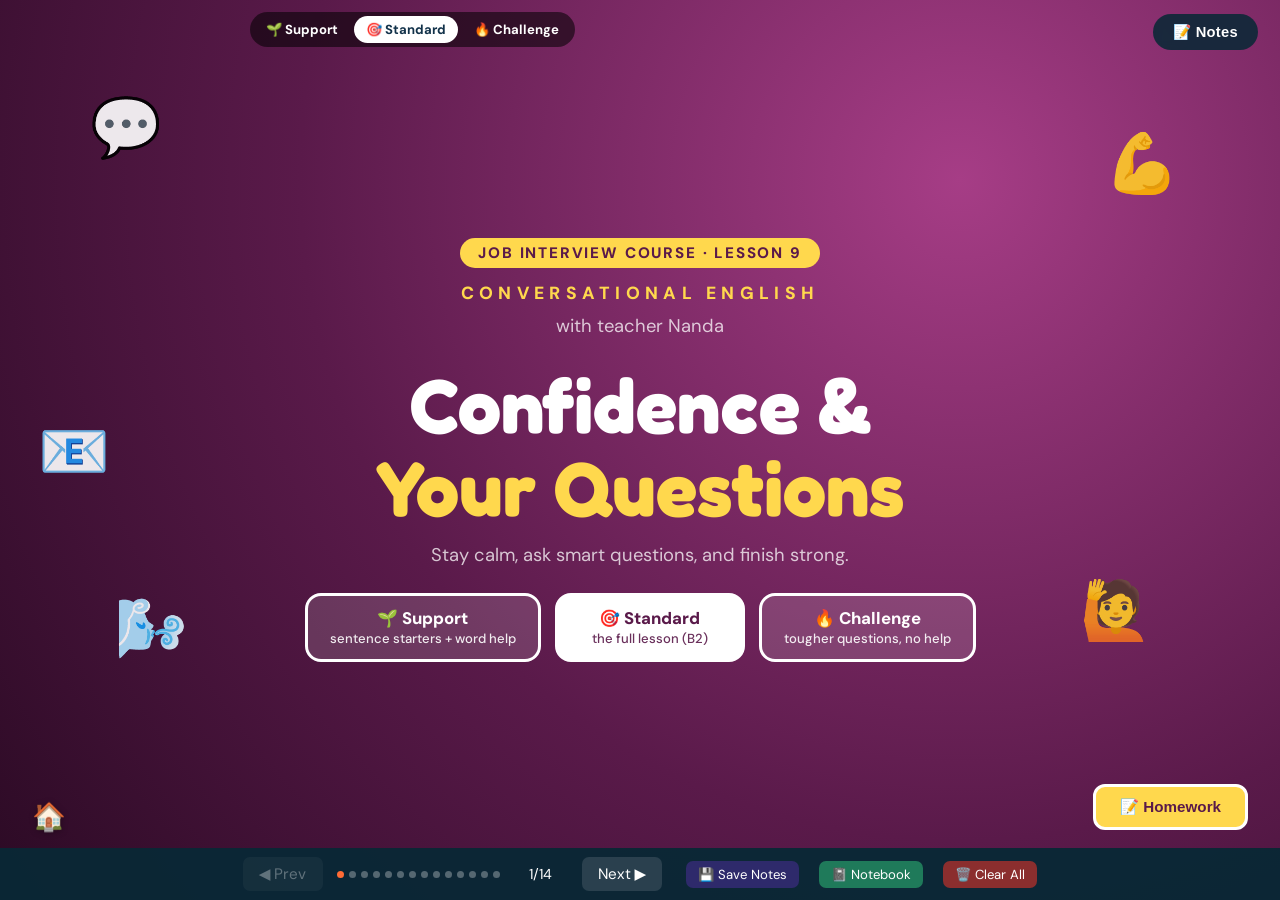
<file: L9/index.html>
<!DOCTYPE html>
<html lang="en">
<head>
<meta charset="UTF-8">
<meta name="viewport" content="width=device-width, initial-scale=1.0">
<title>Job Interview 9 — Confidence & Your Questions</title>
<link rel="preconnect" href="https://fonts.googleapis.com">
<link href="https://fonts.googleapis.com/css2?family=Fredoka:wght@500;600;700&family=DM+Sans:wght@400;500;700;800&display=swap" rel="stylesheet">
<style>
  * { box-sizing: border-box; }
  body { margin:0; font-family:'Segoe UI', system-ui, sans-serif; background:#0A0A0A; }
  #deck { position:relative; width:100%; height:100vh; overflow:hidden; }
  .slide {
    position:absolute; inset:0; opacity:0; pointer-events:none;
    transition:opacity .35s ease; overflow-y:auto; min-height:100vh;
    display:flex; flex-direction:column; background:#fff;
  }
  .slide.active { opacity:1; pointer-events:auto; }

  /* ===== COVER / HW COVER ===== */
  #s1, #hw-cover {
    background: linear-gradient(135deg, #180B08 0%, #3D1810 30%, #6B2318 55%, #8B3A1E 75%, #C44D1E 100%);
    align-items:center; justify-content:center;
  }
  .title-inner { position:relative; width:100%; height:100%; display:flex; flex-direction:column; align-items:center; justify-content:center; padding:40px; }
  .title-label { text-transform:uppercase; letter-spacing:.18em; font-size:1.1rem; font-weight:500; color:rgba(255,255,255,.65); margin-bottom:10px; }
  .title-sub { font-size:1.15rem; font-weight:400; color:rgba(255,255,255,.75); margin-bottom:26px; }
  .title-main { font-size:3.4rem; font-weight:900; color:#fff; line-height:1.1; text-align:center; max-width:900px; }
  .title-accent { color:#FF6B35; text-shadow:0 0 28px rgba(255,107,53,.5); }
  .hw-badge { background:rgba(255,255,255,.1); border-radius:8px; padding:7px 22px; font-size:1rem; letter-spacing:.15em; color:rgba(255,255,255,.85); text-transform:uppercase; font-weight:600; margin-bottom:32px; }

  /* ===== BANNERS ===== */
  .banner { width:100%; padding:13px 28px; font-size:1.1rem; font-weight:700; letter-spacing:.03em; display:flex; align-items:center; gap:10px; flex-shrink:0; color:#fff; }
  .banner-leadin    { background:#D35400; }
  .banner-listening { background:#0E7A8A; }
  .banner-speaking  { background:#B23A6B; }
  .banner-grammar   { background:#5A2E8C; }
  .banner-pron      { background:#A8571E; }
  .banner-reading   { background:#2A6B42; }
  .banner-vocab     { background:#1E7A5F; }
  .banner-video     { background:#A83232; }
  .banner-review    { background:#2E2A6B; }
  .banner-hw        { background:#1C2B3A; }

  .slide-main { flex:1; overflow-y:auto; width:100%; display:flex; flex-direction:column; padding-bottom:60px; }
  .content { padding:24px 48px 20px; flex:1; }
  h2 { font-size:1.85rem; font-weight:800; color:#1C2B3A; margin:0 0 14px; }
  .instruction { font-size:1.08rem; font-weight:700; color:#1C2B3A; margin:0 0 18px; }
  .inst-light { font-size:1.05rem; font-weight:400; color:#1C2B3A; margin:0 0 18px; line-height:1.7; }
  .discuss-label { font-size:1.08rem; font-weight:700; color:#1C2B3A; margin:0 0 14px; line-height:1.7; }
  .section-subhead { font-size:1.3rem; font-weight:800; color:#5A2E8C; margin:24px 0 10px; }
  .discuss-list { margin:0 0 18px; padding-left:22px; line-height:1.9; font-size:1.06rem; color:#1C2B3A; }
  .discuss-list li { margin-bottom:10px; }
  .discuss-box { background:#F4F8FA; border-left:6px solid #0E7A8A; border-radius:12px; padding:16px 20px 4px; margin-top:20px; }
  .discuss-box .discuss-label { margin-bottom:10px; line-height:1.7; }
  .discuss-box .discuss-list { margin-bottom:12px; }

  /* ===== CARDS / EXERCISE CONTAINERS ===== */
  .card { background:#F4F8FA; border-radius:12px; padding:1.5rem; box-shadow:0 2px 8px rgba(0,0,0,.06); margin-bottom:20px; }
  .book-placeholder { border:2px dashed #C9A227; background:#FBF6E8; border-radius:12px; padding:32px 24px; text-align:center; color:#7A5A1E; font-weight:600; margin-bottom:20px; }
  .book-placeholder .bp-icon { font-size:2.2rem; display:block; margin-bottom:8px; }
  .book-placeholder .bp-note { font-weight:400; font-size:1.05rem; color:#9A7A2E; margin-top:6px; }
  .lead-img-wrap { text-align:center; margin-bottom:20px; }
  .lead-img { width:100%; max-height:280px; object-fit:cover; border-radius:14px; box-shadow:0 4px 16px rgba(0,0,0,.15); }
  .lead-img-caption { font-size:1.08rem; font-style:italic; font-weight:700; color:#8B3A1E; margin:12px 0 0; }

  .ex-row { font-size:1.06rem; line-height:1.7; margin-bottom:10px; color:#1C2B3A; }
  .ans-input { border:none; border-bottom:2px solid #5A2E8C; background:transparent; font-size:1.05rem; font-weight:700; width:160px; padding:2px 4px; text-align:left; font-family:inherit; color:#1C2B3A; }
  .ans-input.small { width:120px; }
  .ans-input.wide { width:100%; margin-top:6px; }
  .ans-input.half { width:50%; margin-top:6px; }
  textarea.ans-input { display:block; min-height:70px; resize:vertical; text-align:left; }
  .ans-input:focus { outline:none; border-bottom-color:#B23A6B; }
  .ans-input.correct { color:#1A7A4A; border-bottom-color:#1A7A4A; }
  .ans-input.wrong { color:#C4614A; border-bottom-color:#C4614A; }
  .ans-input.empty-warn { color:#C98A1E; border-bottom-color:#C98A1E; }

  .two-col { columns:2; column-gap:40px; }
  .two-col .ex-row { break-inside:avoid; }
  .fixed-two-col { display:grid; grid-template-columns:1fr 1fr; gap:0 40px; align-items:start; }
  .fixed-three-col { display:grid; grid-template-columns:1fr 1fr 1fr; gap:0 28px; align-items:start; }

  .btn-row { display:flex; gap:12px; justify-content:center; margin-top:22px; flex-wrap:wrap; }
  .btn-check { background:#5A2E8C; color:#fff; border:none; border-radius:8px; padding:11px 26px; font-size:.95rem; font-weight:700; cursor:pointer; font-family:inherit; }
  .btn-reset { background:#e8e8ec; color:#333; border:none; border-radius:8px; padding:11px 26px; font-size:.95rem; font-weight:700; cursor:pointer; font-family:inherit; }
  .btn-suggest { background:#1B6E96; color:#fff; border:none; border-radius:8px; padding:11px 26px; font-size:.95rem; font-weight:700; cursor:pointer; font-family:inherit; }

  .suggest-box { display:none; background:#EAF4F6; border-left:4px solid #1B6E96; border-radius:8px; padding:16px 20px; margin-top:16px; font-size:1.05rem; line-height:1.7; color:#1C2B3A; }
  .suggest-box.show { display:block; }
  .suggest-box li { margin-bottom:6px; }

  /* circle MC */
  .circ-num { display:inline-flex; align-items:center; justify-content:center; width:24px; height:24px; border-radius:6px; font-weight:800; background:#eee; color:#5A2E8C; margin-right:8px; font-size:.9rem; }
  .circ-opt { border:1.5px solid #ccc; border-radius:14px; padding:4px 14px; margin:2px 4px; background:#fff; cursor:pointer; font-family:inherit; font-size:1.05rem; color:#1C2B3A; }
  .circ-opt.picked { border-color:#5A2E8C; background:#EEE7F7; font-weight:700; }
  .circ-opt.correct { border-color:#1A7A4A; background:#E3F5EA; color:#1A7A4A; font-weight:800; }
  .circ-opt.wrong { border-color:#C4614A; background:#FBEAE6; color:#C4614A; font-weight:800; }
  .example-badge { background:#2E7D32;color:#fff;display:inline-flex;align-items:center;justify-content:center;width:24px;height:24px;border-radius:6px;font-weight:800; margin-right:8px; font-size:.9rem; }

  /* classify */
  .classify-bank { display:flex; flex-wrap:wrap; gap:8px; margin-bottom:20px; }
  .classify-chip { border:1.5px solid #5A2E8C; color:#5A2E8C; border-radius:20px; padding:6px 16px; cursor:pointer; font-weight:700; font-size:1.05rem; background:#fff; font-family:inherit; }
  .classify-chip.selected { background:#5A2E8C; color:#fff; }
  .classify-chip.used { opacity:.35; cursor:default; border-style:dashed; }
  .classify-cols { display:grid; grid-template-columns:repeat(2,1fr); gap:14px; }
  .classify-col { background:#fff; border:2px solid #ddd; border-radius:10px; padding:14px; min-height:70px; cursor:pointer; }
  .classify-col h4 { margin:0 0 8px; font-size:1.1rem; color:#5A2E8C; }
  .classify-col .placed { display:inline-block; background:#EEE7F7; border-radius:14px; padding:3px 10px; margin:3px; font-size:1.05rem; font-weight:700; }
  .classify-col .placed.correct { background:#E3F5EA; color:#1A7A4A; }
  .classify-col .placed.wrong { background:#FBEAE6; color:#C4614A; }

  /* match colour pair */
  .match-wrap { display:grid; grid-template-columns:1fr 1fr; gap:40px; background:#F8FAFB; border-radius:14px; padding:1.3rem 1.4rem; }
  .match-col-head { font-weight:800; font-size:1.05rem; letter-spacing:.02em; margin-bottom:12px; padding-bottom:8px; border-bottom:2px solid #E0E6EC; }
  .match-col-head.mc-left { color:#5A2E8C; }
  .match-col-head.mc-right { color:#A8571E; }
  .match-item { padding:11px 14px; border-radius:8px; border:1.5px solid #ddd; margin-bottom:10px; cursor:pointer; font-size:1.05rem; color:#1C2B3A; user-select:none; position:relative; transition:border-color .15s, box-shadow .15s, transform .15s; background:#fff; box-shadow:0 1px 3px rgba(0,0,0,.06); display:flex; align-items:flex-start; }
  .match-item:not(.example-pair):hover { box-shadow:0 3px 10px rgba(0,0,0,.14); transform:translateY(-1px); }
  .match-item.example-pair { cursor:default; background:#EAF6EE !important; border-color:#2E7D32 !important; }
  .match-item.c0 { border-color:#7B2D8E; border-width:3px; background:#F3E6F7; box-shadow:0 0 0 2px rgba(123,45,142,.25); }
  .match-item.c1 { border-color:#C9822E; border-width:3px; background:#FBEFE0; box-shadow:0 0 0 2px rgba(201,130,46,.25); }
  .match-item.c2 { border-color:#2A5A9E; border-width:3px; background:#E3EBFA; box-shadow:0 0 0 2px rgba(42,90,158,.25); }
  .match-item.c3 { border-color:#0E7A8A; border-width:3px; background:#E3F2F4; box-shadow:0 0 0 2px rgba(14,122,138,.25); }
  .match-item.c4 { border-color:#B23A6B; border-width:3px; background:#F8E6EE; box-shadow:0 0 0 2px rgba(178,58,107,.25); }
  .match-item.c5 { border-color:#8C7A1E; border-width:3px; background:#F5F1DD; box-shadow:0 0 0 2px rgba(140,122,30,.25); }
  .match-item.c6 { border-color:#4A5A8C; border-width:3px; background:#E6E9F5; box-shadow:0 0 0 2px rgba(74,90,140,.25); }
  .match-item.c7 { border-color:#3E8C5E; border-width:3px; background:#E6F5EC; box-shadow:0 0 0 2px rgba(62,140,94,.25); }
  .match-item.picking { border-color:#5A2E8C; border-width:3px; border-style:dashed; box-shadow:0 0 0 2px rgba(90,46,140,.2); }
  .match-item.correctpair { outline:3px solid #1A7A4A; background:#1A7A4A !important; color:#fff; }
  .match-item.wrongpair { outline:3px solid #C4614A; background:#C4614A !important; color:#fff; }

  /* word bank tiles */
  .wb-bank { display:flex; flex-wrap:wrap; gap:8px; margin-bottom:18px; }
  .wb-bank.book-style { border-top:3px double #333; border-bottom:1px solid #ccc; padding:12px 4px; }
  .wb-tile { border:1.5px solid #A8571E; color:#A8571E; background:#fff; border-radius:18px; padding:6px 16px; cursor:pointer; font-weight:700; font-family:inherit; font-size:1.05rem; }
  .wb-tile.used { opacity:.35; border-style:dashed; cursor:default; }
  .wb-tile.selected { background:#A8571E; color:#fff; }
  .wb-tile.example-used { opacity:.5; border-style:dashed; cursor:default; text-decoration:line-through; }
  .wb-blank { display:inline-block; min-width:90px; border-bottom:2px solid #A8571E; padding:2px 8px; margin:0 3px; cursor:pointer; font-weight:700; color:#A8571E; text-align:center; }
  .wb-blank.filled { border-style:solid; }
  .wb-blank.correct { color:#1A7A4A; border-color:#1A7A4A; }
  .wb-blank.wrong { color:#C4614A; border-color:#C4614A; }

  /* audio / video placeholders */
  .audio-box { background:#f0f4f8; border-radius:999px; padding:10px 18px; display:flex; align-items:center; gap:14px; margin-bottom:18px; }
  .audio-box audio { width:100%; }
  .speaker-grid { display:grid; grid-template-columns:repeat(4,1fr); gap:16px; margin-bottom:22px; }
  .speaker-card { background:#F4F8FA; border-radius:14px; padding:12px; }
  .speaker-card img { width:100%; height:120px; object-fit:cover; border-radius:10px; display:block; }
  .speaker-card .sp-name { font-size:1.05rem; font-weight:800; color:#1C2B3A; margin:10px 0 8px; text-align:center; }
  .speaker-card .audio-box { margin-bottom:0; padding:6px 10px; }
  .who-table { border:1px solid #E2E8E2; border-radius:12px; overflow:hidden; }
  .who-row { display:grid; grid-template-columns:1fr repeat(4,86px); align-items:center; gap:8px; padding:9px 14px; border-bottom:1px solid #E2E8E2; font-size:1.06rem; line-height:1.5; color:#1C2B3A; }
  .who-row:last-child { border-bottom:none; }
  .who-row.who-head { background:#F4F8FA; font-weight:800; }
  .who-row.who-head span { text-align:center; }
  .who-row.who-head span:first-child { text-align:left; }
  .who-row .circ-opt { width:100%; margin:0; text-align:center; padding:4px 0; }
  .video-box { background:#1C2B3A; border-radius:14px; padding:16px 20px; margin-bottom:18px; }
  .video-box video { width:100%; border-radius:8px; display:block; }
  .video-box p { color:#fff; font-size:1.05rem; margin:0 0 10px; font-weight:700; letter-spacing:.02em; }
  .glossary-note { font-size:1.05rem; color:#666; font-style:italic; margin-top:10px; }
  .glossary-box { background:#F4F8FA; border-radius:10px; padding:14px 18px; margin-bottom:16px; }
  .glossary-box h4 { margin:0 0 8px; font-size:1rem; color:#5A2E8C; }
  .glossary-box p { margin:0 0 6px; font-size:1.05rem; line-height:1.7; color:#1C2B3A; }
  .glossary-box b { color:#1C2B3A; }

  /* answer key toggle */
  .akey-box { display:none; background:#F3EEF7; border-left:4px solid #5A2E8C; border-radius:8px; padding:16px 20px; margin-top:16px; font-size:1.05rem; line-height:1.7; color:#1C2B3A; }
  .akey-box.show { display:block; }
  .akey-box li { margin-bottom:8px; }
  .btn-akey { background:#5A2E8C; color:#fff; border:none; border-radius:8px; padding:11px 26px; font-size:.95rem; font-weight:700; cursor:pointer; font-family:inherit; }

  /* grammar theory / form reference */
  .gram-box { background:#F4F8FA; border-radius:12px; padding:18px 22px; margin-bottom:16px; border-left:6px solid #5A2E8C; }
  .gram-box h3 { margin:0 0 8px; font-size:1.1rem; color:#5A2E8C; }
  .gram-box p { font-size:1.06rem; line-height:1.7; color:#1C2B3A; margin:0 0 8px; }
  .gram-box .hl { font-weight:800; color:#5A2E8C; }
  .gram-box ul { margin:6px 0 0; padding-left:20px; font-size:1.05rem; line-height:1.8; color:#1C2B3A; }
  .gram-note { background:#FDF3D6; border-left:4px solid #C9A227; border-radius:8px; padding:14px 18px; font-size:1.05rem; color:#7A5A1E; margin-top:6px; line-height:1.7; }
  .gram-mistake { background:#FDEBEA; border-left:4px solid #C4614A; border-radius:8px; padding:14px 18px; font-size:1.05rem; color:#7A2A1E; margin-top:10px; line-height:1.7; }
  .gram-mistake s { color:#922B21; }
  .ex-example-centered { text-align:center; font-size:1.06rem; font-style:italic; color:#1A5030; background:#EAF6EE; border-radius:10px; padding:14px 24px; margin:0 0 22px; font-weight:600; line-height:1.7; }
  .ex-example-centered .ex-tag { display:block; font-style:normal; font-weight:800; letter-spacing:.06em; font-size:.78rem; text-transform:uppercase; color:#2F7A52; margin-bottom:6px; }

  /* CCQ box */
  .gx-two { display:grid; grid-template-columns:3fr 2fr; gap:20px; align-items:start; }
  .gx-board { background:#F4F8FA; border-radius:10px; padding:14px 18px; }
  .gx-board h4, .gx-h { margin:0 0 10px; color:#5A2E8C; font-size:1.1rem; }
  .gx-board .ex-row { margin-bottom:8px; line-height:1.6; }
  mark.gx-if { background:#E7EAF7; color:#3B4C99; font-weight:800; padding:1px 6px; border-radius:5px; }
  mark.gx-main { background:#FFF0D9; color:#9A5B00; font-weight:800; padding:1px 6px; border-radius:5px; }
  .ccq-box { background:#F4F8FA; border-radius:10px; padding:14px 18px; margin:14px 0; }
  .ccq-label { font-weight:700; color:#5A2E8C; margin-bottom:8px; font-size:1.05rem; }
  .ccq-list { list-style:none; margin:0; padding:0; display:flex; flex-direction:column; gap:8px; }
  .ccq-list li { font-size:1.05rem; color:#1C2B3A; line-height:1.7; }
  .ccq-list em { color:#5A2E8C; font-weight:700; font-style:normal; }
  .ccq-reveal-btn { background:#5A2E8C; color:#fff; border:none; border-radius:20px; padding:4px 14px; font-size:1.05rem; font-weight:700; cursor:pointer; margin-right:10px; }
  .ccq-reveal-btn:hover { background:#7A45B5; }
  .ccq-answer { display:none; color:#1A5030; font-weight:600; }
  .ccq-answer.show { display:inline; }

  /* speaking interview cards */
  /* ---- Risk Bingo ---- */
  .bingo-layout { display:grid; grid-template-columns:auto 1fr; gap:26px; align-items:start; }
  .bingo-card { display:grid; grid-template-columns:repeat(4,72px); gap:8px; }
  .bingo-cell { height:72px; border-radius:12px; border:2px solid #B23A6B; background:#fff; color:#B23A6B; font-family:inherit; font-size:1.6rem; font-weight:800; cursor:default; display:flex; align-items:center; justify-content:center; transition:background .25s, color .25s, transform .25s; }
  .bingo-cell.marked { background:#B23A6B; color:#fff; transform:scale(.94); }
  .bingo-cell.inline { box-shadow:0 0 0 4px #F2C14E; }
  .bingo-ball { width:120px; height:120px; border-radius:50%; background:#B23A6B; color:#fff; font-size:3rem; font-weight:800; display:flex; align-items:center; justify-content:center; margin:0 auto 16px; box-shadow:0 6px 18px rgba(178,58,107,.35); }
  .bingo-ball.empty { background:#F0E4EA; color:#B23A6B; }
  .bingo-prompt { background:#F8F0F4; border-left:6px solid #B23A6B; border-radius:12px; padding:18px 22px; min-height:150px; }
  .bingo-area { font-size:1.05rem; font-weight:800; color:#B23A6B; margin:0 0 8px; text-transform:uppercase; letter-spacing:.04em; }
  .bingo-q { font-size:1.15rem; line-height:1.6; color:#1C2B3A; margin:0; }
  .bingo-status { text-align:center; font-size:1.05rem; font-weight:700; color:#1C2B3A; margin-top:14px; min-height:1.6em; }
  .bingo-status.win { color:#B23A6B; font-size:1.25rem; }

  /* image placeholder */
  .img-placeholder { background:linear-gradient(135deg,#FBEFE0,#F5DCC0); border-radius:10px; display:flex; flex-direction:column; align-items:center; justify-content:center; color:#8B5A1E; font-size:.95rem; font-weight:600; border:2px dashed #D9B36C; margin:8px 0; padding:24px; text-align:center; min-height:120px; }
  .img-placeholder .ip-icon { font-size:1.8rem; margin-bottom:6px; }
  .photo-grid { display:grid; grid-template-columns:repeat(2,1fr); gap:14px; margin-bottom:16px; }
  .photo-item { position:relative; }
  .photo-item .img-placeholder { min-height:140px; margin:0; }
  .photo-num { position:absolute; top:8px; left:8px; background:#1C2B3A; color:#fff; width:26px; height:26px; border-radius:50%; display:flex; align-items:center; justify-content:center; font-weight:800; font-size:.9rem; }
  .photo-label { margin-top:6px; }
  .photo-label .wb-blank { display:block; width:100%; text-align:center; }

  /* article */
  .article-box { background:#FAFAF8; border-radius:12px; padding:20px 24px; margin-bottom:16px; border:1px solid #eee; }
  .article-box h3 { font-size:1.3rem; font-weight:900; color:#1C2B3A; margin:0 0 4px; line-height:1.3; }
  .article-box h3 .hl { background:#A83232; color:#fff; padding:2px 8px; border-radius:4px; }
  .article-box p { font-size:1.05rem; line-height:1.75; color:#1C2B3A; margin:0 0 14px; }
  .article-box p:last-child { margin-bottom:0; }

  /* checkbox tick list */
  .tick-list { display:flex; flex-direction:column; gap:8px; margin:10px 0 18px; }
  .tick-item { display:flex; align-items:center; gap:12px; padding:9px 14px; border:1.5px solid #ddd; border-radius:8px; cursor:pointer; font-size:1.05rem; color:#1C2B3A; background:#fff; transition:all .15s; }
  .tick-item:hover { border-color:#2A6B42; }
  .tick-box { width:22px; height:22px; border:2px solid #999; border-radius:5px; flex-shrink:0; display:flex; align-items:center; justify-content:center; font-size:.85rem; color:#fff; font-weight:800; }
  .tick-item.picked { border-color:#2A6B42; background:#EAF6EE; }
  .tick-item.picked .tick-box { background:#2A6B42; border-color:#2A6B42; }
  .tick-item.correct { border-color:#1A7A4A; background:#E3F5EA; }
  .tick-item.correct .tick-box { background:#1A7A4A; border-color:#1A7A4A; }
  .tick-item.wrong { border-color:#C4614A; background:#FBEAE6; }
  .tick-item.wrong .tick-box { background:#C4614A; border-color:#C4614A; }
  .tick-item.missed { border-color:#C98A1E; background:#FDF3D6; }

  /* dice */
  .dice-box { text-align:center; background:#F4F8FA; border-radius:14px; padding:30px; }
  .die-face { font-size:3.5rem; margin-bottom:16px; }
  .dice-prompt { font-size:1.15rem; font-weight:700; color:#1C2B3A; margin-top:16px; min-height:30px; }
  .book-hl { background:#D9D9D9; padding:1px 5px; border-radius:3px; }

  /* review */
  .review-grid { display:grid; grid-template-columns:1fr 1fr; gap:14px; margin:10px 0; }

  /* score scale (Listening 1a) */
  .score-card { background:#F4F8FA; border-radius:12px; padding:18px 22px; margin-bottom:16px; }
  .env-row { display:grid; grid-template-columns:1fr auto; align-items:center; gap:16px; padding:9px 0; border-bottom:1px solid #e2e8e2; font-size:1.05rem; color:#1C2B3A; }
  .env-row:last-child { border-bottom:none; }
  .env-row .env-label { min-width:0; }
  .env-scale { display:flex; gap:6px; }
  .scale-head { display:grid; grid-template-columns:1fr auto; gap:16px; align-items:end; padding-bottom:8px; }
  .scale-head .scale-anchors { display:flex; gap:6px; }
  .scale-head .scale-anchors span { width:32px; text-align:center; font-size:.7rem; line-height:1.2; color:#5A6B7A; font-style:italic; }
  .env-pill { width:32px; height:32px; border-radius:50%; border:1.5px solid #0E7A8A; color:#0E7A8A; background:#fff; cursor:pointer; font-weight:700; font-size:.95rem; display:flex; align-items:center; justify-content:center; font-family:inherit; }
  .env-pill.picked { background:#0E7A8A; color:#fff; }

  /* ===== NAV / NOTES / HOME ===== */
  #notesBtn { position:fixed; top:14px; right:22px; z-index:1000; background:rgba(10,40,54,.88); color:#fff; border:none; padding:9px 20px; border-radius:22px; cursor:pointer; font-size:.92rem; font-weight:600; letter-spacing:.02em; transition:background .2s; backdrop-filter:blur(4px); }
  #notesBtn:hover { background:rgba(10,40,54,1); }
  #notesDragHandle { cursor: move; user-select: none; padding: 2px 8px; margin-right: 4px; opacity: .55; font-size: .95rem; border-radius: 4px; display: inline-block; }
  #notesDragHandle:hover { opacity: 1; background: rgba(255,255,255,.15); }
  #notesPanel.dragging { transition: none !important; }
  #homeBtn { position:fixed; top:14px; left:50%; transform:translateX(-50%); z-index:1000; display:none; background:rgba(10,40,54,.88); color:#fff; border:none; width:38px; height:38px; border-radius:50%; cursor:pointer; font-size:1.1rem; align-items:center; justify-content:center; transition:background .2s; backdrop-filter:blur(4px); }
  #homeBtn:hover { background:rgba(20,96,122,.95); }
  #notesPanel { position:fixed; top:54px; right:22px; z-index:999; width:360px; max-height:0; overflow:hidden; transition:max-height .35s ease, opacity .25s ease; opacity:0; border-radius:14px; }
  #notesPanel.open { max-height:320px; opacity:1; }
  #notesPanel.cover { left:50%; right:auto; top:56px; transform:translateX(-50%); width:min(760px,94vw); max-height:calc(100vh - 110px) !important; display:flex; flex-direction:column; }
  #notesPanel.cover #notesTA { min-height:calc(100vh - 210px) !important; max-height:calc(100vh - 210px) !important; overflow-y:auto; }
  #notesToolbar { display:flex; gap:5px; padding:6px 10px; background:rgba(10,40,54,.7); border-radius:10px 10px 0 0; align-items:center; flex-wrap:wrap; }
  #notesToolbar button { background:rgba(255,255,255,.12); border:none; border-radius:5px; color:#fff; font-size:.85rem; padding:3px 9px; cursor:pointer; font-family:inherit; transition:background .15s; }
  #notesToolbar button:hover { background:rgba(255,255,255,.25); }
  #notesTA { width:100%; min-height:220px; max-height:260px; padding:14px; border:none; border-radius:0 0 14px 14px; outline:none; font-size:1rem; line-height:1.55; background:rgba(10,40,54,.92); color:#fff; font-family:inherit; backdrop-filter:blur(6px); box-sizing:border-box; overflow-y:auto; }
  #notesTA:empty::before { content:attr(data-placeholder); color:rgba(255,255,255,.4); pointer-events:none; }
  #notesTA [style*="background-color"] { color:#1a1a1a !important; }
  #nav { position:fixed; bottom:0; left:0; right:0; height:52px; background:rgba(10,40,54,.96); z-index:500; display:flex; align-items:center; justify-content:center; gap:14px; }
  #nav button { background:rgba(255,255,255,.12); color:#fff; border:none; border-radius:7px; padding:7px 16px; font-size:.95rem; cursor:pointer; font-family:inherit; }
  #nav button:disabled { opacity:.35; cursor:default; }
  #dots { display:flex; gap:5px; flex-wrap:wrap; max-width:360px; justify-content:center; }
  .dot { width:7px; height:7px; border-radius:50%; background:rgba(255,255,255,.3); cursor:pointer; }
  .dot.active { background:#FF6B35; }
  #counter { color:#fff; font-size:.9rem; min-width:54px; text-align:center; }

  /* print */
  .slide-notes-print { display:none; }
  .lesson-link-print { display:none; }
  @media print {
    @page { margin:1.2cm; }
    * { -webkit-print-color-adjust:exact !important; print-color-adjust:exact !important; }
    html, body { height:auto !important; overflow:visible !important; background:#fff !important; display:block !important; }
    #deck { overflow:visible !important; height:auto !important; display:block !important; position:static !important; }
    #notesBtn, #notesPanel, #nav, #homeBtn { display:none !important; }
    body.print-all .slide { display:flex !important; flex-direction:column !important; position:relative !important; inset:auto !important; opacity:1 !important; padding:16px 24px !important; page-break-after:always; break-after:page; min-height:0 !important; height:auto !important; }
    .slide * { flex:none !important; height:auto !important; min-height:0 !important; max-height:none !important; }
    .slide-main, .content { overflow:visible !important; }
    img, video { max-height:240px !important; width:auto !important; max-width:100% !important; object-fit:contain !important; }
    body.print-all .slide::before { content:"Job Interview 9 \2014  Confidence & Your Questions"; display:block !important; font-size:10px; color:#999; font-family:'Segoe UI', Arial, sans-serif; padding-bottom:5px; border-bottom:1px solid #ddd; margin-bottom:8px; }
    body.print-all #s1::before { display:none !important; }
    .lesson-link-print { display:block !important; padding:28px 32px; margin-bottom:20px; background:linear-gradient(135deg, #180B08 0%, #3D1810 30%, #6B2318 55%, #8B3A1E 75%, #C44D1E 100%); border-radius:12px; text-align:center; font-family:'Segoe UI', Arial, sans-serif; }
    .lesson-link-print .lp-title { display:block; font-size:30px; font-weight:900; color:#fff; margin-bottom:10px; letter-spacing:.01em; line-height:1.2; }
    .lesson-link-print .lp-sub { display:block; font-size:20px; color:rgba(255,255,255,.88); font-weight:500; }
    .lesson-link-print a { color:#FF6B35; font-weight:800; text-decoration:underline; font-size:20px; }
    .slide-notes-print { display:block !important; margin-top:12px; padding:10px 14px; border-top:2px solid #0E5A8A; background:#E3F2FD; border-radius:6px; font-size:12px; line-height:1.6; color:#1A1A2E; }
    .slide-notes-print-label { font-size:10px; font-weight:800; color:#0E5A8A; text-transform:uppercase; letter-spacing:1px; margin-bottom:4px; display:block; }
    .card-body, .card-body * { color:#1a1a1a !important; }
  }


/* ===== JOB INTERVIEW COURSE — shared components (colors come from per-lesson :root vars) ===== */
.content { zoom:1.25; }
@media print { .content { zoom:1; } }
.slide { background:var(--paper,#fff); }
.slide-main { background-image:var(--pattern,none); background-size:var(--patsize,auto); }
h2 { font-family:var(--fh,'Fredoka'),sans-serif; color:var(--c1); }
.instruction, .inst-light, .discuss-label { color:var(--ink,#1C2B3A); }
.banner { background:linear-gradient(90deg,var(--c1),var(--c2)) !important; font-family:var(--fh,'Fredoka'),sans-serif; font-size:1.2rem; }
.btn-check { background:var(--c1); }
.ans-input { border-bottom-color:var(--c2); }
.circ-num { color:var(--c1); }
.gram-box { border-left-color:var(--c2); background:var(--c3); }
.gram-box h3, .gram-box .hl { color:var(--c1); }

/* ---- level switch ---- */
.sup, .chal, .sup-i, .chal-i { display:none; }
.lv-support .sup, .lv-challenge .chal { display:block; }
.lv-support .sup-i, .lv-challenge .chal-i { display:inline; }
.lv-support .nsup { display:none; }
.sup { background:#E9F7EF; border-left:5px solid #2FA36B; border-radius:10px; padding:12px 16px; margin:12px 0; font-size:1.02rem; line-height:1.7; color:#1C4A33; }
.sup::before { content:"🌱 Support"; display:block; font-weight:800; font-size:.78rem; letter-spacing:.1em; text-transform:uppercase; color:#2FA36B; margin-bottom:2px; }
.chal { background:#FFF0E6; border-left:5px solid #E8590C; border-radius:10px; padding:12px 16px; margin:12px 0; font-size:1.02rem; line-height:1.7; color:#6B2A05; }
.chal::before { content:"🔥 Challenge"; display:block; font-weight:800; font-size:.78rem; letter-spacing:.1em; text-transform:uppercase; color:#E8590C; margin-bottom:2px; }
#lvBar { position:fixed; top:12px; left:250px; z-index:1100; display:flex; gap:4px; background:rgba(0,0,0,.55); padding:4px; border-radius:999px; }
#lvBar button { border:none; border-radius:999px; padding:5px 12px; font-size:.82rem; font-weight:700; cursor:pointer; background:transparent; color:#fff; font-family:inherit; }
#lvBar button.on { background:#fff; color:#12324A; }
.lv-pick { display:flex; gap:14px; margin-top:26px; flex-wrap:wrap; justify-content:center; position:relative; z-index:4; }
.lv-pick button { border:3px solid #fff; border-radius:16px; padding:12px 22px; font-size:1.05rem; font-weight:800; cursor:pointer; background:rgba(255,255,255,.14); color:#fff; font-family:inherit; min-width:190px; line-height:1.3; }
.lv-pick button small { display:block; font-weight:500; font-size:.82rem; opacity:.9; }
.lv-pick button.on { background:#fff; color:var(--c1); }

/* ---- cover ---- */
.cv-chip { position:absolute; z-index:1; font-size:clamp(2rem,4.5vw,4rem); opacity:.9; animation:cvf 7s ease-in-out infinite; }
@keyframes cvf { 0%,100%{ transform:translateY(0) rotate(-4deg);} 50%{ transform:translateY(-16px) rotate(5deg);} }
.title-main { font-family:var(--fh,'Fredoka'),sans-serif; color:#fff; font-weight:700; line-height:1.08; font-size:clamp(2.8rem,6vw,5.2rem); position:relative; z-index:3; }
.title-accent { color:var(--c4); text-shadow:none; }
.title-label { color:var(--c4); font-weight:800; letter-spacing:.3em; }
.course-tag { display:inline-block; background:var(--c4); color:var(--c1); font-weight:800; border-radius:999px; padding:5px 18px; font-size:.95rem; letter-spacing:.12em; text-transform:uppercase; margin-bottom:14px; position:relative; z-index:3; }
.cover-btn { background:var(--c4) !important; color:var(--c1) !important; border:3px solid #fff !important; border-radius:12px !important; font-weight:800 !important; }

/* ---- tip / pattern boxes ---- */
.tipbox { background:var(--c3); border-left:6px solid var(--c2); border-radius:12px; padding:16px 22px; margin:0 0 16px; font-size:1.06rem; line-height:1.75; color:var(--ink,#1C2B3A); }
.tipbox h3 { margin:0 0 8px; font-size:1.12rem; color:var(--c1); font-family:var(--fh,'Fredoka'),sans-serif; }
.chip-a, .chip-b, .chip-c { font-weight:800; padding:1px 9px; border-radius:6px; }
.chip-a { color:#1B6E96; background:#E1F0F7; } .chip-b { color:#B03A5B; background:#FBE6EC; } .chip-c { color:#1A7A4A; background:#E3F5EA; }
.twocol { display:grid; grid-template-columns:1fr 1fr; gap:22px; align-items:start; }
.stack { display:flex; flex-direction:column; gap:12px; }
.bigq { font-family:var(--fh,'Fredoka'),sans-serif; font-size:1.7rem; line-height:1.35; color:var(--c1); background:#fff; border:3px solid var(--c2); border-radius:18px; padding:18px 24px; box-shadow:5px 5px 0 var(--c2); }

/* ---- flag sort ---- */
.fs { display:grid; grid-template-columns:1fr 1fr; gap:14px 28px; }
.fs-col { display:flex; flex-direction:column; gap:12px; }
.fs-card { background:#fff; border:2px solid #D5DEE5; border-radius:14px; padding:12px 16px; font-size:1.05rem; line-height:1.6; }
.fs-card .fs-t { display:block; margin-bottom:8px; }
.fs-btn { border:2px solid #C9D3DB; background:#F6F8FA; border-radius:999px; padding:4px 14px; margin-right:6px; font-family:inherit; font-size:.92rem; font-weight:700; cursor:pointer; color:#33475B; }
.fs-btn.sel { background:var(--c1); color:#fff; border-color:var(--c1); }
.fs-card.ok { border-color:#1A7A4A; background:#E3F5EA; } .fs-card.bad { border-color:#C4614A; background:#FBEAE6; } .fs-card.empty-warn { border-color:#C98A1E; background:#FFF6E1; }

/* ---- multi pick ---- */
.mp { display:grid; grid-template-columns:1fr 1fr; gap:12px 20px; }
.mp-opt { border:2px solid #C9D3DB; background:#fff; border-radius:14px; padding:12px 16px; font-size:1.05rem; line-height:1.55; cursor:pointer; text-align:left; font-family:inherit; color:var(--ink,#1C2B3A); }
.mp-opt.picked { border-color:var(--c2); background:var(--c3); font-weight:700; }
.mp-opt.ok { border-color:#1A7A4A; background:#E3F5EA; color:#1A7A4A; font-weight:800; } .mp-opt.bad { border-color:#C4614A; background:#FBEAE6; color:#C4614A; font-weight:800; }

/* ---- order chips ---- */
.og-slots { display:flex; flex-direction:column; gap:8px; margin-bottom:14px; }
.og-slot { min-height:50px; border:2px dashed #B8C4CE; border-radius:12px; padding:5px 8px 5px 48px; position:relative; background:#FAFBFC; display:flex; align-items:center; }
.og-slot::before { content:attr(data-n); position:absolute; left:8px; top:50%; transform:translateY(-50%); width:30px; height:30px; border-radius:50%; background:var(--c1); color:#fff; font-weight:800; display:flex; align-items:center; justify-content:center; }
.og-slot.filled { border-style:solid; border-color:var(--c2); }
.og-pool { display:flex; flex-direction:column; gap:8px; }
.og-chip { background:var(--c3); border:2px solid var(--c2); border-radius:12px; padding:8px 14px; font-size:1.02rem; line-height:1.5; cursor:pointer; text-align:left; font-family:inherit; color:var(--ink,#1C2B3A); width:100%; }
.og-chip:hover { filter:brightness(.96); }
.og-chip.ok { background:#E3F5EA; border-color:#1A7A4A; color:#1A7A4A; font-weight:700; } .og-chip.bad { background:#FBEAE6; border-color:#C4614A; color:#C4614A; font-weight:700; }

/* ---- buckets ---- */
.bk-pool { display:flex; flex-wrap:wrap; gap:8px; margin-bottom:14px; padding:12px; background:#F4F6F8; border-radius:12px; min-height:56px; }
.bk-chip { background:#fff; border:2px solid var(--c2); border-radius:12px; padding:7px 13px; font-size:1.0rem; line-height:1.5; cursor:pointer; text-align:left; font-family:inherit; color:var(--ink,#1C2B3A); max-width:100%; }
.bk-chip.sel { background:var(--c4); box-shadow:0 0 0 3px var(--c1); }
.bk-chip.ok { background:#E3F5EA; border-color:#1A7A4A; color:#1A7A4A; font-weight:700; } .bk-chip.bad { background:#FBEAE6; border-color:#C4614A; color:#C4614A; font-weight:700; }
.bk-row { display:grid; grid-template-columns:repeat(var(--cols,2),1fr); gap:14px; }
.bk-b { border:3px solid var(--c1); border-radius:14px; background:#fff; cursor:pointer; min-height:120px; }
.bk-b h4 { margin:0; padding:8px 14px; background:var(--c1); color:#fff; font-family:var(--fh,'Fredoka'),sans-serif; font-size:1.12rem; }
.bk-drop { padding:10px; display:flex; flex-direction:column; gap:8px; }

/* ---- timer ---- */
.tm { display:inline-flex; align-items:center; gap:18px; background:var(--c1); color:#fff; border-radius:20px; padding:14px 26px; margin:8px 0; }
.tm-d { font-family:var(--fh,'Fredoka'),sans-serif; font-size:2.6rem; min-width:90px; text-align:center; font-weight:700; }
.tm.done { background:#B23A3A; }
.tm button { background:var(--c4); color:var(--c1); border:none; border-radius:10px; padding:9px 18px; font-weight:800; font-size:1rem; cursor:pointer; font-family:inherit; }

/* ---- roulette ---- */
.rl { text-align:center; background:var(--c3); border:3px solid var(--c2); border-radius:22px; padding:22px 26px; }
.rl-q { font-family:var(--fh,'Fredoka'),sans-serif; font-size:1.8rem; color:var(--c1); line-height:1.35; min-height:3.6em; display:flex; align-items:center; justify-content:center; }
.rl-f { color:#1C4A33; font-size:1.02rem; margin:2px 0 12px; font-style:italic; }
.rl button { background:var(--c1); color:#fff; border:none; border-radius:12px; padding:12px 28px; font-size:1.05rem; font-weight:800; cursor:pointer; font-family:inherit; margin-top:8px; }

/* ---- branching scenario ---- */
.br-opt { display:block; width:100%; text-align:left; background:#fff; border:2px solid #C9D3DB; border-radius:14px; padding:12px 16px; margin-bottom:10px; font-size:1.05rem; line-height:1.55; cursor:pointer; font-family:inherit; color:var(--ink,#1C2B3A); }
.br-opt.sel { border-color:var(--c2); background:var(--c3); }
.br-fb { display:none; border-radius:12px; padding:14px 18px; font-size:1.05rem; line-height:1.65; margin-top:6px; }
.br-fb.show { display:block; } .br-fb.good { background:#E3F5EA; border-left:6px solid #1A7A4A; } .br-fb.ok { background:#FFF6E1; border-left:6px solid #C98A1E; } .br-fb.bad { background:#FBEAE6; border-left:6px solid #C4614A; }

/* ---- answer builder ---- */
.ab { background:#fff; border:3px solid var(--c2); border-radius:20px; padding:18px 22px; }
.ab-step { margin-bottom:14px; }
.ab-lab { font-family:var(--fh,'Fredoka'),sans-serif; font-weight:700; font-size:1.12rem; color:var(--c1); }
.ab-hint { font-size:.98rem; color:#556; margin:0 0 4px; }
.ab-in { width:100%; border:2px solid #C9D3DB; border-radius:10px; padding:8px 12px; font-family:inherit; font-size:1.05rem; line-height:1.55; text-align:left; resize:vertical; color:var(--ink,#1C2B3A); }
.ab-in:focus { outline:none; border-color:var(--c2); }
.ab-out { display:none; background:var(--c3); border-radius:14px; padding:14px 18px; margin-top:14px; font-size:1.08rem; line-height:1.75; }
.ab-out.show { display:block; } .ab-out p { margin:6px 0 8px; } .ab-ok { color:#1A7A4A; font-weight:800; } .ab-warn { color:#C4614A; font-weight:700; }
.ab-sup { font-size:.98rem; }

/* ---- course-wide small bits ---- */
.pill { display:inline-block; background:var(--c3); border:2px solid var(--c2); border-radius:999px; padding:3px 14px; margin:3px 4px 3px 0; font-weight:700; font-size:1rem; }
.mapgrid { display:grid; grid-template-columns:repeat(3,1fr); gap:14px; }
.maptile { border:none; border-radius:999px; padding:20px 14px; background:var(--c1); color:#fff; font-weight:800; font-size:1.1rem; cursor:pointer; font-family:inherit; line-height:1.3; }
.maptile.on { background:var(--c4); color:var(--c1); box-shadow:0 0 0 4px var(--c1); }
.mapinfo { background:var(--c3); border-left:6px solid var(--c2); border-radius:12px; padding:14px 20px; margin-top:14px; font-size:1.06rem; line-height:1.7; min-height:96px; }
.ccq-answer { display:none; } .ccq-answer.show { display:inline; }
.say-it { background:#fff; border:2px dashed var(--c2); border-radius:14px; padding:12px 18px; font-size:1.06rem; line-height:1.7; margin:10px 0; }

.og.wide { display:grid; grid-template-columns:1fr 1fr; gap:0 22px; align-items:start; }
.og.wide .btn-row { grid-column:1 / -1; }
.bk.side { display:grid; grid-template-columns:1fr 1fr; gap:0 22px; align-items:start; }
.bk.side .bk-pool { flex-direction:column; margin-bottom:0; }
.bk.side .bk-row { align-self:start; }
.bk.side .btn-row { grid-column:1 / -1; }

/* ---- simulator ---- */
.sim { background:#fff; border:3px solid var(--c1); border-radius:22px; overflow:hidden; }
.sim-top { display:flex; align-items:center; gap:14px; background:var(--c1); color:#fff; padding:10px 18px; }
.sim-face { font-size:2.2rem; } .sim-who { font-weight:800; font-size:1.05rem; flex:1; }
.sim-meter { width:240px; height:16px; background:rgba(255,255,255,.25); border-radius:99px; overflow:hidden; } .sim-fill { height:100%; width:0; background:var(--c4); transition:width .5s; }
.sim-log { height:190px; overflow-y:auto; padding:14px 18px; background:var(--c3); display:flex; flex-direction:column; gap:10px; }
.sim-b { max-width:80%; padding:10px 16px; border-radius:16px; font-size:1.04rem; line-height:1.6; }
.sim-b.them { align-self:flex-start; background:#fff; border:2px solid var(--c1); } .sim-b.me { align-self:flex-end; background:var(--c2); color:#fff; }
.sim-b.fb { align-self:center; font-size:.98rem; font-style:italic; max-width:92%; } .sim-b.fb.good { background:#E3F5EA; color:#14573A; } .sim-b.fb.ok { background:#FFF6E1; color:#7A5100; } .sim-b.fb.bad { background:#FBEAE6; color:#8A2E1B; }
.sim-opts { padding:12px 18px 6px; display:flex; flex-direction:column; gap:8px; min-height:30px; }
.sim-opt { text-align:left; background:#fff; border:2px solid var(--c2); border-radius:12px; padding:10px 14px; font-size:1.03rem; line-height:1.5; cursor:pointer; font-family:inherit; color:var(--ink); }
.sim-opt:hover { background:var(--c3); }
.sim-end { display:none; padding:12px 18px 16px; text-align:center; } .sim-verdict { font-size:1.2rem; font-weight:800; color:var(--c1); margin-bottom:10px; }
.sim-end button { background:var(--c1); color:#fff; border:none; border-radius:10px; padding:10px 22px; font-weight:800; cursor:pointer; font-family:inherit; font-size:1rem; }

/* ---- rapid fire ---- */
.rf { background:var(--c1); color:#fff; border-radius:22px; padding:18px 22px; }
.rf-head { display:flex; justify-content:space-between; font-weight:800; margin-bottom:8px; } .rf-track { height:10px; background:rgba(255,255,255,.2); border-radius:99px; overflow:hidden; margin-bottom:14px; } .rf-bar { height:100%; background:var(--c4); width:100%; }
.rf-q { font-family:var(--fh),sans-serif; font-size:1.55rem; line-height:1.4; margin-bottom:14px; min-height:3.2em; } .rf-late { color:var(--c4); font-size:1rem; }
.rf-opts { display:grid; grid-template-columns:1fr 1fr; gap:10px; }
.rf-opt { background:#fff; color:var(--ink); border:3px solid transparent; border-radius:14px; padding:12px 14px; font-size:1.08rem; font-weight:700; cursor:pointer; font-family:inherit; text-align:left; line-height:1.4; }
.rf-opt:hover:not(:disabled) { border-color:var(--c4); } .rf-opt.ok { background:#2FBF6B; color:#fff; } .rf-opt.bad { background:#E0533D; color:#fff; } .rf-opt:disabled { cursor:default; }
.rf-end { display:none; text-align:center; padding:16px 0; } .rf-result { font-family:var(--fh),sans-serif; font-size:1.8rem; margin-bottom:12px; }
.rf-end button { background:var(--c4); color:var(--c1); border:none; border-radius:10px; padding:10px 24px; font-weight:800; cursor:pointer; font-family:inherit; font-size:1rem; }

/* ---- memory ---- */
.mem-top { display:flex; align-items:center; gap:16px; margin-bottom:10px; font-weight:800; color:var(--c1); } .mem-top button { background:var(--c1); color:#fff; border:none; border-radius:8px; padding:6px 14px; font-weight:700; cursor:pointer; font-family:inherit; }
.mem-grid { display:grid; grid-template-columns:repeat(4,1fr); gap:10px; }
.mem-c { position:relative; min-height:86px; border:none; border-radius:14px; background:var(--c1); color:transparent; font-size:1rem; font-weight:700; line-height:1.35; cursor:pointer; font-family:inherit; padding:8px 10px; }
.mem-c::before { content:"?"; position:absolute; inset:0; display:flex; align-items:center; justify-content:center; font-size:2rem; color:var(--c4); font-family:var(--fh),sans-serif; }
.mem-c.open, .mem-c.done { background:#fff; color:var(--ink); border:3px solid var(--c2); } .mem-c.open::before, .mem-c.done::before { display:none; } .mem-c.done { background:#E3F5EA; border-color:#1A7A4A; color:#14573A; }
.mem-win { display:none; margin-top:12px; font-weight:800; color:#1A7A4A; font-size:1.15rem; text-align:center; }

/* ---- word order ---- */
.wo-item { margin-bottom:16px; } .wo-line { min-height:52px; border:2px dashed #B8C4CE; border-radius:12px; padding:6px 8px; display:flex; flex-wrap:wrap; gap:6px; background:#FAFBFC; margin-bottom:8px; align-items:center; }
.wo-line.ok { border:2px solid #1A7A4A; background:#E3F5EA; } .wo-line.bad { border:2px solid #C4614A; background:#FBEAE6; }
.wo-pool { display:flex; flex-wrap:wrap; gap:6px; } .wo-t { background:var(--c3); border:2px solid var(--c2); border-radius:10px; padding:5px 12px; font-size:1.05rem; cursor:pointer; font-family:inherit; color:var(--ink); }

/* ---- error hunt ---- */
.eh-item { background:#fff; border:2px solid #D5DEE5; border-radius:14px; padding:10px 14px; margin-bottom:10px; line-height:2; } .eh-item.ok { border-color:#1A7A4A; background:#E3F5EA; } .eh-item.bad { border-color:#C4614A; background:#FBEAE6; } .eh-item.empty-warn { border-color:#C98A1E; background:#FFF6E1; }
.eh-w { border:none; background:transparent; font-size:1.06rem; font-family:inherit; cursor:pointer; padding:2px 5px; border-radius:7px; color:var(--ink); } .eh-w:hover { background:var(--c3); } .eh-w.sel { background:var(--c4); font-weight:800; outline:2px solid var(--c1); }
.eh-fixlab { font-size:.92rem; font-weight:700; color:var(--c1); margin-left:8px; } .eh-in { border:none; border-bottom:2px solid var(--c2); background:transparent; font-size:1.05rem; font-weight:700; width:150px; font-family:inherit; text-align:left; color:var(--ink); }

/* ---- thought bubbles ---- */
.say { background:var(--c2); color:#fff; border-radius:16px 16px 16px 4px; padding:10px 16px; font-size:1.06rem; line-height:1.6; margin-bottom:6px; }
.thought { display:none; background:#fff; border:3px dotted var(--c1); border-radius:20px; padding:10px 16px; font-style:italic; line-height:1.6; margin:4px 0 14px 26px; color:var(--c1); } .thought.show { display:block; }
.mindbtn { background:var(--c4); color:var(--c1); border:none; border-radius:999px; padding:4px 14px; font-weight:800; font-size:.9rem; cursor:pointer; font-family:inherit; margin-bottom:6px; }

.rf-track{display:none!important}

.ab-copied{align-self:center;font-weight:800;color:#1A7A4A;margin-left:6px}.ab-copied.warn{color:#C4614A}
.btn-row{flex-wrap:wrap}

.ab-ex{display:block;margin-top:4px;font-style:italic;color:#1A5E7A}.rl-ex{display:block;margin-top:8px;font-style:italic}

:root{--c1:#5A1A4A;--c2:#FF8A5B;--c3:#FFEFE8;--c4:#FFD84D;--ink:#5A1A4A;--fh:'Fredoka';--pattern:radial-gradient(rgba(255,138,91,.14) 2px,transparent 2px);--patsize:32px 32px;}
body{font-family:'DM Sans','Segoe UI',system-ui,sans-serif;background:#5A1A4A;}
#s1,#hw-cover{background:radial-gradient(circle at 75% 20%, #A63D86 0%, #5A1A4A 55%, #2B0A24 100%);align-items:center;justify-content:center;}
.rl:not(.spun) .rl-f{display:none !important;}


</style>
</head>
<body data-lesson="Lesson 9">
<div id="progBar"></div>
<button id="homeBtn" onclick="goTo(0)">🏠</button>
<button id="notesBtn" onclick="toggleNotes()">📝 Notes</button>
<div id="notesPanel">
  <div id="notesToolbar"><span id="notesDragHandle" title="Drag to move">⠷⠷</span>
    <button onclick="notesFormat('bold')" title="Bold"><b>B</b></button>
    <button onclick="notesFormat('underline')" title="Underline"><u>U</u></button>
    <span style="display:flex;gap:3px;align-items:center;margin-left:6px;padding-left:6px;border-left:1px solid rgba(255,255,255,.2)">
      <button onclick="notesHilite('#FFE600')" title="Yellow" style="background:#FFE600;width:20px;height:20px;padding:0;border-radius:4px;border:none;cursor:pointer;"></button>
      <button onclick="notesHilite('#90EE90')" title="Green"  style="background:#90EE90;width:20px;height:20px;padding:0;border-radius:4px;border:none;cursor:pointer;"></button>
      <button onclick="notesHilite('#FFB3C6')" title="Pink"   style="background:#FFB3C6;width:20px;height:20px;padding:0;border-radius:4px;border:none;cursor:pointer;"></button>
      <button onclick="notesHilite('#ADD8E6')" title="Blue"   style="background:#ADD8E6;width:20px;height:20px;padding:0;border-radius:4px;border:none;cursor:pointer;"></button>
      <button onclick="notesHilite('remove')" title="Remove highlight" style="font-size:.78rem;padding:2px 7px;color:#ff9999;margin-left:2px;background:rgba(255,255,255,.1);border:none;border-radius:4px;cursor:pointer;">✕</button>
    </span>
  </div>
  <div id="notesTA" contenteditable="true" data-placeholder="Your notes for this slide…" spellcheck="false" oninput="saveNotes()"></div>
</div>

<div id="lvBar"><button data-lv="support" onclick="setLevel('support')">🌱 Support</button><button data-lv="standard" onclick="setLevel('standard')">🎯 Standard</button><button data-lv="challenge" onclick="setLevel('challenge')">🔥 Challenge</button></div>
<div id="deck">

<div class="slide active" id="s1">
  <div class="cv-chip" style="top:10%;left:7%">💬</div><div class="cv-chip" style="top:14%;right:8%;animation-delay:-2s">💪</div><div class="cv-chip" style="bottom:26%;left:9%;animation-delay:-4s">🌬️</div><div class="cv-chip" style="bottom:28%;right:10%;animation-delay:-1s">🙋</div><div class="cv-chip" style="top:46%;left:3%;animation-delay:-3s">📧</div>
  <div class="title-inner">
    <div class="course-tag">Job Interview Course · Lesson 9</div>
    <div class="title-label">Conversational English</div>
    <div class="title-sub">with teacher Nanda</div>
    <div class="title-main">Confidence &<br><span class="title-accent">Your Questions</span></div>
    <div class="title-sub" style="margin:14px 0 0;position:relative;z-index:3;">Stay calm, ask smart questions, and finish strong.</div>
    <div class="lv-pick">
      <button data-lv="support" onclick="setLevel('support')">🌱 Support<small>sentence starters + word help</small></button>
      <button data-lv="standard" onclick="setLevel('standard')">🎯 Standard<small>the full lesson (B2)</small></button>
      <button data-lv="challenge" onclick="setLevel('challenge')">🔥 Challenge<small>tougher questions, no help</small></button></div>
    <a href="../index.html" title="All lessons" style="position:absolute;bottom:70px;left:32px;font-size:1.7rem;line-height:1;text-decoration:none;filter:drop-shadow(0 1px 3px rgba(0,0,0,.3));z-index:5;">🏠</a>
    <div style="position:absolute;bottom:70px;right:32px;z-index:5;"><button class="cover-btn" onclick="goToId('hw-cover')" style="padding:11px 24px;font-size:.95rem;cursor:pointer;">📝 Homework</button></div>
  </div>
</div>

<div class="slide" id="s-lead">
  <div class="banner banner-leadin">🔥 Lead-in</div>
  <div class="slide-main"><div class="content">
    <h2>Your calm toolkit</h2>
<p class="instruction">Which of these help you stay calm? There are 4 helpful ideas.</p><div id="mp-calm"><div class="mp"><div class="stack"><button class="mp-opt" data-correct="1" onclick="mpToggle(this)">Breathe slowly: in for four, out for six.</button><button class="mp-opt" data-correct="0" onclick="mpToggle(this)">Drink three cups of coffee first.</button><button class="mp-opt" data-correct="1" onclick="mpToggle(this)">Practice your answers out loud the day before.</button><button class="mp-opt" data-correct="1" onclick="mpToggle(this)">Arrive early so you do not rush.</button></div><div class="stack"><button class="mp-opt" data-correct="0" onclick="mpToggle(this)">Compare yourself with other candidates.</button><button class="mp-opt" data-correct="1" onclick="mpToggle(this)">Remember: it is a conversation, not a test.</button><button class="mp-opt" data-correct="0" onclick="mpToggle(this)">Stay awake all night to prepare.</button><button class="mp-opt" data-correct="0" onclick="mpToggle(this)">Avoid thinking about the interview at all.</button></div></div><div class="btn-row"><button class="btn-check" onclick="mpCheck('mp-calm')">Check Answers</button><button class="btn-reset" onclick="mpReset('mp-calm')">Reset</button></div></div><div class="sup"><b>breathe</b> = take air in and out · <b>rush</b> = hurry · <b>candidate</b> = a person who wants the job</div>
  </div></div>
</div>

<div class="slide" id="s-bk">
  <div class="banner banner-vocab">📚 Vocabulary</div>
  <div class="slide-main"><div class="content">
    <h2>Before, during, or after?</h2>
<p class="instruction">When is the best time for each action?</p><div class="bk side" id="bk-time"><div class="bk-pool"><button class="bk-chip" data-ans="b" onclick="bkChip(this);event.stopPropagation()">Choose your outfit</button><button class="bk-chip" data-ans="d" onclick="bkChip(this);event.stopPropagation()">Pause before you answer</button><button class="bk-chip" data-ans="b" onclick="bkChip(this);event.stopPropagation()">Prepare three questions to ask</button><button class="bk-chip" data-ans="b" onclick="bkChip(this);event.stopPropagation()">Practice your answers aloud</button><button class="bk-chip" data-ans="a" onclick="bkChip(this);event.stopPropagation()">Follow up politely after a week</button><button class="bk-chip" data-ans="a" onclick="bkChip(this);event.stopPropagation()">Write notes about what went well</button><button class="bk-chip" data-ans="a" onclick="bkChip(this);event.stopPropagation()">Send a thank-you email</button><button class="bk-chip" data-ans="d" onclick="bkChip(this);event.stopPropagation()">Smile and make eye contact</button><button class="bk-chip" data-ans="d" onclick="bkChip(this);event.stopPropagation()">Ask for clarification</button></div><div class="bk-row" style="--cols:3"><div class="bk-b" data-b="b" onclick="bkPut(this)"><h4>🕘 Before</h4><div class="bk-drop"></div></div><div class="bk-b" data-b="d" onclick="bkPut(this)"><h4>🎤 During</h4><div class="bk-drop"></div></div><div class="bk-b" data-b="a" onclick="bkPut(this)"><h4>📬 After</h4><div class="bk-drop"></div></div></div><div class="btn-row"><button class="btn-check" onclick="bkCheck('bk-time')">Check Answers</button><button class="btn-reset" onclick="bkReset('bk-time')">Reset</button></div></div>
  </div></div>
</div>

<div class="slide" id="s-flag">
  <div class="banner banner-reading">📖 Reading</div>
  <div class="slide-main"><div class="content">
    <h2>Smart question or weak question?</h2>
<p class="instruction">At the end of the interview, they ask: “Do you have any questions for us?” Is each question smart or weak? There are 4 of each.</p><div id="fs-q"><div class="fs"><div class="fs-col"><div class="fs-card" data-ans="b"><span class="fs-t">How will success be measured in this role?</span><button class="fs-btn" onclick="fsPick(this,'a')">👎 Weak (for now)</button><button class="fs-btn" onclick="fsPick(this,'b')">👍 Smart</button></div><div class="fs-card" data-ans="a"><span class="fs-t">How many vacation days do I get?</span><button class="fs-btn" onclick="fsPick(this,'a')">👎 Weak (for now)</button><button class="fs-btn" onclick="fsPick(this,'b')">👍 Smart</button></div><div class="fs-card" data-ans="b"><span class="fs-t">What does a typical first month look like?</span><button class="fs-btn" onclick="fsPick(this,'a')">👎 Weak (for now)</button><button class="fs-btn" onclick="fsPick(this,'b')">👍 Smart</button></div><div class="fs-card" data-ans="a"><span class="fs-t">Can I leave early on Fridays?</span><button class="fs-btn" onclick="fsPick(this,'a')">👎 Weak (for now)</button><button class="fs-btn" onclick="fsPick(this,'b')">👍 Smart</button></div></div><div class="fs-col"><div class="fs-card" data-ans="b"><span class="fs-t">What are the biggest challenges for this team?</span><button class="fs-btn" onclick="fsPick(this,'a')">👎 Weak (for now)</button><button class="fs-btn" onclick="fsPick(this,'b')">👍 Smart</button></div><div class="fs-card" data-ans="a"><span class="fs-t">What does your company do?</span><button class="fs-btn" onclick="fsPick(this,'a')">👎 Weak (for now)</button><button class="fs-btn" onclick="fsPick(this,'b')">👍 Smart</button></div><div class="fs-card" data-ans="b"><span class="fs-t">What opportunities are there to grow here?</span><button class="fs-btn" onclick="fsPick(this,'a')">👎 Weak (for now)</button><button class="fs-btn" onclick="fsPick(this,'b')">👍 Smart</button></div><div class="fs-card" data-ans="a"><span class="fs-t">When will I get promoted?</span><button class="fs-btn" onclick="fsPick(this,'a')">👎 Weak (for now)</button><button class="fs-btn" onclick="fsPick(this,'b')">👍 Smart</button></div></div></div><div class="btn-row"><button class="btn-check" onclick="fsCheck('fs-q')">Check Answers</button><button class="btn-reset" onclick="fsReset('fs-q')">Reset</button></div></div>
  </div></div>
</div>

<div class="slide" id="s-gap">
  <div class="banner banner-vocab">📚 Vocabulary</div>
  <div class="slide-main"><div class="content">
    <h2>Clarify politely</h2>
<p class="instruction">Type the missing word.</p><div id="gap-cl"><div class="fixed-two-col"><div><div class="ex-row"><span class="example-badge">✓</span>Could you <span style="color:#1A7A4A;font-weight:800;background:#E3F5EA;padding:1px 7px;border-radius:5px;">clarify</span> that, please?</div><div class="ex-row"><span class="circ-num">1</span>Could you <input class="ans-input" style="width:130px" type="text" data-ans="repeat" aria-label="answer 1"> that, please?</div><div class="ex-row"><span class="circ-num">2</span>Sorry, I didn’t <input class="ans-input" style="width:130px" type="text" data-ans="catch" aria-label="answer 2"> that.</div><div class="ex-row"><span class="circ-num">3</span>Do you <input class="ans-input" style="width:130px" type="text" data-ans="mean" aria-label="answer 3"> the first or second project?</div><div class="ex-row"><span class="circ-num">4</span>Just to make <input class="ans-input" style="width:130px" type="text" data-ans="sure" aria-label="answer 4"> I understand, you are asking about teamwork?</div></div><div><div class="ex-row"><span class="circ-num">5</span>Could you give me an <input class="ans-input" style="width:130px" type="text" data-ans="example" aria-label="answer 5"> , please?</div><div class="ex-row"><span class="circ-num">6</span>Let me <input class="ans-input" style="width:130px" type="text" data-ans="think" aria-label="answer 6"> about that for a moment.</div><div class="ex-row"><span class="circ-num">7</span>That’s a <input class="ans-input" style="width:130px" type="text" data-ans="great" aria-label="answer 7"> question.</div><div class="ex-row"><span class="circ-num">8</span>If I understand <input class="ans-input" style="width:130px" type="text" data-ans="correctly" aria-label="answer 8"> , you’d like to know about my experience.</div></div></div><div class="btn-row"><button class="btn-check" onclick="checkSlide('gap-cl')">Check Answers</button><button class="btn-reset" onclick="resetSlide('gap-cl')">Reset</button></div></div>
  </div></div>
</div>

<div class="slide" id="s-og">
  <div class="banner banner-vocab">📚 Vocabulary</div>
  <div class="slide-main"><div class="content">
    <h2>Confirm the appointment</h2>
<p class="instruction">Put this email in the correct order.</p><div class="og wide" id="og-em"><div class="og-slots"><div class="og-slot" data-n="1"></div><div class="og-slot" data-n="2"></div><div class="og-slot" data-n="3"></div><div class="og-slot" data-n="4"></div></div><div class="og-pool"><button class="og-chip" data-i="2" onclick="ogClick(this)">I would like to confirm that I will be there, and I will bring a copy of my CV.</button><button class="og-chip" data-i="3" onclick="ogClick(this)">Best regards, Alex</button><button class="og-chip" data-i="0" onclick="ogClick(this)">Dear Ms. Patel,</button><button class="og-chip" data-i="1" onclick="ogClick(this)">Thank you for inviting me to an interview next Tuesday at 10 a.m.</button></div><div class="btn-row"><button class="btn-check" onclick="ogCheck('og-em')">Check Answers</button><button class="btn-reset" onclick="ogReset('og-em')">Reset</button></div></div>
  </div></div>
</div>

<div class="slide" id="s-wo">
  <div class="banner banner-vocab">📚 Vocabulary</div>
  <div class="slide-main"><div class="content">
    <h2>Word order workshop</h2>
<p class="instruction">Click the words in order.</p><div id="wo-9"><div class="wo-item"><div class="wo-line ok"><span class="example-badge">✓</span> I look forward to hearing from you.</div></div><div class="wo-item" data-ans="Could I ask what the next steps are?"><div class="wo-line"></div><div class="wo-pool"><button class="wo-t" onclick="woClick(this)">I</button><button class="wo-t" onclick="woClick(this)">steps</button><button class="wo-t" onclick="woClick(this)">next</button><button class="wo-t" onclick="woClick(this)">the</button><button class="wo-t" onclick="woClick(this)">are?</button><button class="wo-t" onclick="woClick(this)">Could</button><button class="wo-t" onclick="woClick(this)">ask</button><button class="wo-t" onclick="woClick(this)">what</button></div></div><div class="wo-item" data-ans="Thank you for your time today."><div class="wo-line"></div><div class="wo-pool"><button class="wo-t" onclick="woClick(this)">you</button><button class="wo-t" onclick="woClick(this)">Thank</button><button class="wo-t" onclick="woClick(this)">your</button><button class="wo-t" onclick="woClick(this)">today.</button><button class="wo-t" onclick="woClick(this)">for</button><button class="wo-t" onclick="woClick(this)">time</button></div></div><div class="wo-item" data-ans="I would love to hear more about the team."><div class="wo-line"></div><div class="wo-pool"><button class="wo-t" onclick="woClick(this)">more</button><button class="wo-t" onclick="woClick(this)">team.</button><button class="wo-t" onclick="woClick(this)">to</button><button class="wo-t" onclick="woClick(this)">hear</button><button class="wo-t" onclick="woClick(this)">I</button><button class="wo-t" onclick="woClick(this)">love</button><button class="wo-t" onclick="woClick(this)">about</button><button class="wo-t" onclick="woClick(this)">the</button><button class="wo-t" onclick="woClick(this)">would</button></div></div><div class="wo-item" data-ans="Please let me know if you need anything else."><div class="wo-line"></div><div class="wo-pool"><button class="wo-t" onclick="woClick(this)">let</button><button class="wo-t" onclick="woClick(this)">need</button><button class="wo-t" onclick="woClick(this)">anything</button><button class="wo-t" onclick="woClick(this)">if</button><button class="wo-t" onclick="woClick(this)">Please</button><button class="wo-t" onclick="woClick(this)">else.</button><button class="wo-t" onclick="woClick(this)">know</button><button class="wo-t" onclick="woClick(this)">me</button><button class="wo-t" onclick="woClick(this)">you</button></div></div><div class="btn-row"><button class="btn-check" onclick="woCheck('wo-9')">Check Answers</button><button class="btn-reset" onclick="woReset('wo-9')">Reset</button></div></div>
  </div></div>
</div>

<div class="slide" id="s-sim">
  <div class="banner banner-speaking">🎤 Speaking</div>
  <div class="slide-main"><div class="content">
    <h2>Interview: finish strong</h2>
<p class="instruction">Choose the best answers.</p><div class="sim" id="sim-9"><div class="sim-top"><span class="sim-face">🙂</span><span class="sim-who">👩‍💼 Ms. Patel</span><span>Impression</span><div class="sim-meter"><div class="sim-fill"></div></div></div><div class="sim-log"></div><div class="sim-opts"></div><div class="sim-end"><div class="sim-verdict"></div><button onclick="simInit('sim-9')">↺ Try again</button></div></div>
  </div></div>
</div>

<div class="slide" id="s-roul">
  <div class="banner banner-speaking">🎤 Speaking</div>
  <div class="slide-main"><div class="content">
    <h2>Question roulette</h2>
<p class="inst-light">Practice staying calm. Take a breath first!</p><div class="rl" id="rl-9"><div class="rl-q">Press the button to get your interview question.</div><div class="rl-f sup"></div><button onclick="rlNext('rl-9')">🎲 Ask me!</button></div><div class="tm" id="tm-9" data-sec="45"><div class="tm-d">45</div><button class="tm-go" onclick="tmStart(this)">▶ Start</button><button onclick="tmReset(this)">↺</button></div>
  </div></div>
</div>

<div class="slide" id="s-build">
  <div class="banner banner-speaking">🎤 Speaking</div>
  <div class="slide-main"><div class="content">
    <h2>Your three questions</h2>
<p class="inst-light">Prepare smart questions for the end of the interview.</p><div class="ab" data-key="L9-q" data-title="Questions for the interviewer" data-order="L9-a"><div class="ab-step"><div class="ab-lab">1 · About the role</div><div class="ab-hint">A question about daily work or success.</div><div class="sup"><span class="ab-sup">Frame: What does… look like?</span><span class="ab-ex">💡 Example: What does a typical first month look like in this role?</span></div><textarea class="ab-in" rows="2" aria-label="1 · About the role"></textarea></div><div class="ab-step"><div class="ab-lab">2 · About the team</div><div class="ab-hint">A question about people or culture.</div><div class="sup"><span class="ab-sup">Frame: Could you tell me more about…?</span><span class="ab-ex">💡 Example: Could you tell me more about the team I would work with?</span></div><textarea class="ab-in" rows="2" aria-label="2 · About the team"></textarea></div><div class="ab-step"><div class="ab-lab">3 · About growth</div><div class="ab-hint">A question about learning or the future.</div><div class="sup"><span class="ab-sup">Frame: What opportunities are there to…?</span><span class="ab-ex">💡 Example: What opportunities are there to learn new skills in this company?</span></div><textarea class="ab-in" rows="2" aria-label="3 · About growth"></textarea></div><div class="ab-step"><div class="ab-lab">4 · Closing line</div><div class="ab-hint">A polite closing sentence.</div><div class="sup"><span class="ab-sup">Frame: Thank you for your time. I look forward to…</span><span class="ab-ex">💡 Example: Thank you for your time. I look forward to hearing from you.</span></div><textarea class="ab-in" rows="2" aria-label="4 · Closing line"></textarea></div><div class="btn-row"><button class="btn-check" onclick="abBuild(this)">✨ Build my answer</button><button class="btn-reset" onclick="abClear(this)">Clear</button><button class="btn-suggest" onclick="openNotebook()">📓 My Interview Notebook</button></div><div class="ab-out"></div></div>
  </div></div>
</div>

<div class="slide" id="s-wrap">
  <div class="banner banner-review">🏁 Wrap-up</div>
  <div class="slide-main"><div class="content">
    <h2>Confidence report</h2>
<div class="tipbox"><h3>💪 Today you can…</h3>• use calming habits before and during an interview<br>• ask smart questions at the end<br>• clarify politely when you do not understand<br>• confirm an appointment by email</div><div class="btn-row"><button class="btn-suggest" onclick="openNotebook()">📓 Open my Interview Notebook</button></div><div class="say-it">👀 <b>Next lesson:</b> Mock Interview Day!</div>
  </div></div>
</div>

<div class="slide" id="hw-cover">
  <div class="title-inner">
    <div class="course-tag">Lesson 9 · Homework</div>
    <div class="title-main">Practice at home</div>
    <div class="title-sub" style="margin-top:14px;position:relative;z-index:3;">Use only what we practiced in this lesson. Take your time!</div>
    <a href="#" onclick="goTo(0);return false;" style="position:absolute;bottom:70px;left:32px;font-size:1.7rem;text-decoration:none;z-index:5;">🏠</a>
  </div>
</div>

<div class="slide" id="hw-1">
  <div class="banner banner-hw">📝 Homework</div>
  <div class="slide-main"><div class="content">
    <h2>Choose the correct option</h2>
<p class="instruction">Circle the correct option.</p><div id="hw1"><div class="fixed-two-col"><div><div class="ex-row"><span class="example-badge">✓</span>I’d like to <span style="color:#1A7A4A;font-weight:800;background:#E3F5EA;padding:1px 7px;border-radius:5px;">ask</span> a question.</div><div class="ex-row"><span class="circ-num">1</span>Could you <button class="circ-opt" data-group="hw1-1" data-correct="repeat" onclick="circPick(this)">repeat</button><button class="circ-opt" data-group="hw1-1" data-correct="repeat" onclick="circPick(this)">repeating</button><button class="circ-opt" data-group="hw1-1" data-correct="repeat" onclick="circPick(this)">to repeat</button> that, please?</div><div class="ex-row"><span class="circ-num">2</span>I didn’t <button class="circ-opt" data-group="hw1-2" data-correct="catch" onclick="circPick(this)">catch</button><button class="circ-opt" data-group="hw1-2" data-correct="catch" onclick="circPick(this)">catched</button><button class="circ-opt" data-group="hw1-2" data-correct="catch" onclick="circPick(this)">caught</button> your last words.</div><div class="ex-row"><span class="circ-num">3</span>Just to make <button class="circ-opt" data-group="hw1-3" data-correct="sure" onclick="circPick(this)">sure</button><button class="circ-opt" data-group="hw1-3" data-correct="sure" onclick="circPick(this)">certain</button><button class="circ-opt" data-group="hw1-3" data-correct="sure" onclick="circPick(this)">safe</button> I understand…</div><div class="ex-row"><span class="circ-num">4</span>I look forward <button class="circ-opt" data-group="hw1-4" data-correct="to hearing" onclick="circPick(this)">to hearing</button><button class="circ-opt" data-group="hw1-4" data-correct="to hearing" onclick="circPick(this)">to hear</button><button class="circ-opt" data-group="hw1-4" data-correct="to hearing" onclick="circPick(this)">hearing</button> from you.</div></div><div><div class="ex-row"><span class="circ-num">5</span>Thank you <button class="circ-opt" data-group="hw1-5" data-correct="for" onclick="circPick(this)">for</button><button class="circ-opt" data-group="hw1-5" data-correct="for" onclick="circPick(this)">to</button><button class="circ-opt" data-group="hw1-5" data-correct="for" onclick="circPick(this)">at</button> your time.</div><div class="ex-row"><span class="circ-num">6</span>Could I <button class="circ-opt" data-group="hw1-6" data-correct="ask" onclick="circPick(this)">ask</button><button class="circ-opt" data-group="hw1-6" data-correct="ask" onclick="circPick(this)">asking</button><button class="circ-opt" data-group="hw1-6" data-correct="ask" onclick="circPick(this)">to ask</button> about the next steps?</div><div class="ex-row"><span class="circ-num">7</span>Let me <button class="circ-opt" data-group="hw1-7" data-correct="think" onclick="circPick(this)">think</button><button class="circ-opt" data-group="hw1-7" data-correct="think" onclick="circPick(this)">to think</button><button class="circ-opt" data-group="hw1-7" data-correct="think" onclick="circPick(this)">thinking</button> about that.</div><div class="ex-row"><span class="circ-num">8</span>I’d like to <button class="circ-opt" data-group="hw1-8" data-correct="confirm" onclick="circPick(this)">confirm</button><button class="circ-opt" data-group="hw1-8" data-correct="confirm" onclick="circPick(this)">confirming</button><button class="circ-opt" data-group="hw1-8" data-correct="confirm" onclick="circPick(this)">confirmed</button> the appointment.</div></div></div><div class="btn-row"><button class="btn-check" onclick="checkCircSlide('hw1')">Check Answers</button><button class="btn-reset" onclick="resetCircSlide('hw1')">Reset</button></div></div>
  </div></div>
</div>

<div class="slide" id="hw-2">
  <div class="banner banner-hw">📝 Homework</div>
  <div class="slide-main"><div class="content">
    <h2>Write and practice</h2>
<div class="tipbox"><h3>✍️ Your plan for this week</h3>1. Write <b>three smart questions</b> in your notebook.<br>2. Write a short <b>thank-you email</b> (four sentences).<br>3. Practice your closing sentence out loud <b>three times</b>.</div><div class="tm" id="tm-hw" data-sec="60"><div class="tm-d">60</div><button class="tm-go" onclick="tmStart(this)">▶ Start</button><button onclick="tmReset(this)">↺</button></div><div class="btn-row"><button class="btn-suggest" onclick="openNotebook()">📓 Open my Interview Notebook</button></div>
  </div></div>
</div>

</div><!-- END #deck -->

<div id="nav">
  <button id="prevBtn" onclick="goTo(current-1)">◀ Prev</button>
  <div id="dots"></div>
  <div id="counter">1/1</div>
  <button id="nextBtn" onclick="goTo(current+1)">Next ▶</button>
  <button id="dlNotesBtn" onclick="savePDF()" style="margin-left:10px;padding:5px 12px;background:#2E2A6B;color:#fff;border:none;border-radius:7px;font-size:.82rem;cursor:pointer;font-family:inherit;">💾 Save Notes</button>
  <button onclick="openNotebook()" style="margin-left:6px;padding:5px 12px;background:#1F7A5A;color:#fff;border:none;border-radius:7px;font-size:.82rem;cursor:pointer;font-family:inherit;">📓 Notebook</button>
  <button onclick="this.blur();clearAllNotes()" title="Clear the notes and everything you filled in, to start fresh" style="margin-left:6px;padding:5px 12px;background:#8B2E2E;color:#fff;border:none;border-radius:7px;font-size:.82rem;cursor:pointer;font-family:inherit;">🗑️ Clear All</button>
</div>

<script>
/* ===== SLIDE NAV DATA ===== */
var slideIds = ["s1", "s-lead", "s-bk", "s-flag", "s-gap", "s-og", "s-wo", "s-sim", "s-roul", "s-build", "s-wrap", "hw-cover", "hw-1", "hw-2"];
var slideLabels = ["Cover", "Lead-in – Calm toolkit", "Before, during, after", "Your questions", "Clarify", "Email", "Word order workshop", "Closing the interview", "Question roulette", "Answer builder", "Confidence report", "Homework Cover", "HW1 – Language check", "HW2 – Write it"];
var slides = Array.from(document.querySelectorAll('.slide'));
var current = 0;
var notesStoreKey = 'aefNotes::' + document.title;
var notesData = {};
try { var _savedNotes = JSON.parse(localStorage.getItem(notesStoreKey)); if (_savedNotes) Object.assign(notesData, _savedNotes); } catch(e) {}
var notesOpen = false;

if (slides.length !== slideIds.length || slides.length !== slideLabels.length) {
  console.warn('Slide count mismatch:', slides.length, 'slides,', slideIds.length, 'IDs,', slideLabels.length, 'labels');
}

var dotsWrap = document.getElementById('dots');
slides.forEach(function(s, i){
  var d = document.createElement('div');
  d.className = 'dot' + (i === 0 ? ' active' : '');
  d.onclick = function(){ goTo(i); };
  dotsWrap.appendChild(d);
});

function goTo(n){
  if (n < 0 || n >= slides.length) return;
  saveNotes();
  slides[current].classList.remove('active');
  current = n;
  slides[current].classList.add('active');
  document.querySelectorAll('.dot').forEach(function(d,i){ d.classList.toggle('active', i===current); });
  document.getElementById('counter').textContent = (current+1)+'/'+slides.length;
  document.getElementById('prevBtn').disabled = current===0;
  document.getElementById('nextBtn').disabled = current===slides.length-1;
  document.getElementById('homeBtn').style.display = current===0 ? 'none' : 'flex';
  var panel = document.getElementById('notesPanel');
  if (current === 0) { if (notesOpen) panel.classList.add('cover'); }
  else { panel.classList.remove('cover'); }
  loadNotes(current);
}
function goToId(id){ var i = slideIds.indexOf(id); if (i>-1) goTo(i); }

document.addEventListener('keydown', function(e){
  var tag = document.activeElement.tagName;
  if (tag === 'INPUT' || tag === 'TEXTAREA' || document.activeElement.contentEditable === 'true') return;
  if (e.key === 'ArrowRight') goTo(current+1);
  if (e.key === 'ArrowLeft') goTo(current-1);
});


/* ===================== NOTES ===================== */

/* -- DRAGGABLE NOTES PANEL -------------------- */
(function(){
  var panel = document.getElementById('notesPanel');
  if (!panel) return;
  var handle = document.getElementById('notesDragHandle') || panel.querySelector('.notes-header') || document.getElementById('notesToolbar');
  if (!handle) return;
  handle.style.touchAction = 'none';
  var dragging = false, startX, startY, startLeft, startTop;
  function onDown(e){
    if (e.target.closest('button')) return;
    dragging = true;
    panel.classList.add('dragging');
    panel.classList.remove('cover');
    var rect = panel.getBoundingClientRect();
    panel.style.left = rect.left + 'px';
    panel.style.top = rect.top + 'px';
    panel.style.right = 'auto';
    panel.style.bottom = 'auto';
    panel.style.transform = 'none';
    startX = e.clientX; startY = e.clientY;
    startLeft = rect.left; startTop = rect.top;
    e.preventDefault();
    document.addEventListener('pointermove', onMove);
    document.addEventListener('pointerup', onUp);
  }
  function onMove(e){
    if (!dragging) return;
    var dx = e.clientX - startX, dy = e.clientY - startY;
    var newLeft = startLeft + dx, newTop = startTop + dy;
    var maxLeft = window.innerWidth - panel.offsetWidth - 4;
    var maxTop = window.innerHeight - 40;
    newLeft = Math.max(4, Math.min(newLeft, maxLeft));
    newTop = Math.max(4, Math.min(newTop, maxTop));
    panel.style.left = newLeft + 'px';
    panel.style.top = newTop + 'px';
  }
  function onUp(){
    dragging = false;
    panel.classList.remove('dragging');
    document.removeEventListener('pointermove', onMove);
    document.removeEventListener('pointerup', onUp);
  }
  handle.addEventListener('pointerdown', onDown);
})();

function toggleNotes(){
  notesOpen = !notesOpen;
  var panel = document.getElementById('notesPanel');
  panel.classList.toggle('open', notesOpen);
  if (current === 0) panel.classList.toggle('cover', notesOpen);
  document.getElementById('notesBtn').textContent = notesOpen ? '✕ Close' : '📝 Notes';
  /* reset position on close */
  if (!notesOpen) { panel.style.left=''; panel.style.top=''; panel.style.right=''; panel.style.bottom=''; panel.style.transform=''; }
}
function notesFormat(cmd){
  document.getElementById('notesTA').focus();
  document.execCommand(cmd, false, null);
  saveNotes();
}
function notesHilite(color){
  var ta = document.getElementById('notesTA');
  ta.focus();
  var sel = window.getSelection();
  if (!sel || !sel.rangeCount || sel.getRangeAt(0).collapsed) return;
  document.execCommand('styleWithCSS', false, true);
  if (color !== 'remove'){
    var cur = document.queryCommandValue('backColor');
    var hex = color.replace('#','');
    var r = parseInt(hex.substr(0,2),16), g = parseInt(hex.substr(2,2),16), b = parseInt(hex.substr(4,2),16);
    if (cur === 'rgb('+r+', '+g+', '+b+')' || cur === 'rgb('+r+','+g+','+b+')') { color = 'remove'; }
  }
  if (color === 'remove'){
    document.execCommand('hiliteColor', false, 'transparent');
    Array.from(ta.querySelectorAll('[style*="background"]')).forEach(function(el){
      var c = el.style.backgroundColor;
      if (c === 'transparent' || c === 'rgba(0, 0, 0, 0)' || c === ''){
        var p = el.parentNode;
        if (!p) return;
        while (el.firstChild) p.insertBefore(el.firstChild, el);
        p.removeChild(el);
      }
    });
  } else {
    document.execCommand('hiliteColor', false, color);
  }
  saveNotes();
}
function saveNotes(){ notesData[current] = document.getElementById('notesTA').innerHTML; try{ localStorage.setItem(notesStoreKey, JSON.stringify(notesData)); }catch(e){} }
function loadNotes(idx){ document.getElementById('notesTA').innerHTML = notesData[idx] || ''; }
function clearAllNotes(){
  if(!confirm('Clear everything in this lesson? This deletes your notes AND all your answers (Answer Builders and Interview Notebook entries for this lesson). This cannot be undone.')) return;
  try{
    if (typeof notesStoreKey !== 'undefined') localStorage.removeItem(notesStoreKey);
    document.querySelectorAll('.ab').forEach(function(ab){ localStorage.removeItem('jic::in::' + ab.dataset.key); });
    var all = JSON.parse(localStorage.getItem('jic::ans')) || {};
    Object.keys(all).forEach(function(k){ if (all[k].lesson === (document.body.dataset.lesson || '')) delete all[k]; });
    localStorage.setItem('jic::ans', JSON.stringify(all));
  }catch(e){}
  window.__skipUnload = true;
  location.reload();
}
function savePDF(){
  saveNotes();
  var hasNotes = Object.keys(notesData).some(function(k){ return notesData[k] && notesData[k].replace(/<[^>]*>/g,'').trim(); });
  if (!hasNotes){ alert('No notes to save yet!'); return; }
  var win = window.open('', '_blank');
  var cards = '';
  slideIds.forEach(function(sid, idx){
    var note = notesData[idx] || '';
    if (!note.replace(/<[^>]*>/g,'').trim()) return;
    cards += '<div class="card"><div class="card-header">Slide '+(idx+1)+' &mdash; '+slideLabels[idx]+'</div><div class="card-body">'+note+'</div></div>';
  });
  win.document.write('<!DOCTYPE html><html><head><meta charset="UTF-8"><title>Notes – AEF4 4B</title><style>'+
    'body{font-family:"Segoe UI",system-ui,sans-serif;max-width:800px;margin:0 auto;padding:32px 24px;color:#1C2B3A}'+
    '.header{border-bottom:2px solid #0B1929;padding-bottom:8px;margin-bottom:4px}'+
    '.header h1{font-size:1.4rem;margin:0 0 6px;color:#0B1929}.header .lesson-link{font-size:1.05rem;color:#1C2B3A}.header a{color:#1B6E96}'+
    '.date{font-size:.85rem;color:#666;margin:10px 0 24px}'+
    '.card{border:1px solid #DDD;border-radius:8px;margin-bottom:16px;overflow:hidden;}'+
    '.card-header{background:#0B1929;color:#fff;padding:8px 14px;font-weight:700;font-size:.88rem;break-after:avoid-page;page-break-after:avoid;}'+
    '.card-body{orphans:3;widows:3;}'+
    '.card-body{padding:12px 16px;font-size:.95rem;line-height:1.7}'+
    'mark{background:#FFE066;color:#1a1a1a;padding:0 2px}'+
    '[style*="background-color"]{color:#1a1a1a!important}'+
    '.card-body,.card-body *{color:#1a1a1a!important}'+
    '*{print-color-adjust:exact;-webkit-print-color-adjust:exact}'+
    '@media print{@page{margin:1.5cm}body{padding:0}button{display:none}}'+
  '</style></head><body>'+
  '<div class="header"><h1>AEF4 4B – A Risky Business</h1><div class="lesson-link">📝 Here you can see our Notes from Class.</div><div class="lesson-link" style="margin-top:4px;">You can also access <a href="https://teacher-nanda.github.io/AEF-Courses/AEF4-4B/index.html" target="_blank">this link</a> to review the lesson material and do your optional Homework activities.</div></div>'+
  '<p class="date">'+new Date().toLocaleDateString('en-US',{weekday:'long',year:'numeric',month:'long',day:'numeric'})+'</p>'+
  cards+'</body></html>');
  win.document.close();
  setTimeout(function(){ win.print(); }, 400);
}

/* ===================== GENERIC: TYPED GAP-FILL ===================== */
function norm(s){ return (s||'').toString().trim().toLowerCase().replace(/[.,!?;:'’]+$/,'').replace(/\s+/g,' '); }
function checkSlide(sid){
  var box = document.getElementById(sid);
  var inputs = box.querySelectorAll('.ans-input');
  inputs.forEach(function(inp){
    var val = norm(inp.value);
    if (!val) { inp.classList.remove('correct','wrong'); inp.classList.add('empty-warn'); return; }
    inp.classList.remove('empty-warn');
    var ans = norm(inp.dataset.ans);
    var alts = (inp.dataset.alt || '').split('|').map(norm).filter(Boolean);
    if (val === ans || alts.indexOf(val) > -1) { inp.classList.add('correct'); inp.classList.remove('wrong'); }
    else { inp.classList.add('wrong'); inp.classList.remove('correct'); }
  });
}
function resetSlide(sid){
  var box = document.getElementById(sid);
  box.querySelectorAll('.ans-input').forEach(function(inp){ inp.value=''; inp.classList.remove('correct','wrong','empty-warn'); });
}

/* ===================== GENERIC: CIRCLE MC ===================== */
function circPick(btn){
  var group = btn.dataset.group;
  var box = btn.closest('.slide');
  var wasPicked = btn.classList.contains('picked');
  box.querySelectorAll('.circ-opt[data-group="'+group+'"]').forEach(function(b){ b.classList.remove('picked'); });
  if (!wasPicked) btn.classList.add('picked');
}
function circScope(sid){
  var el = document.getElementById(sid);
  if (!el) return null;
  if (el.querySelector('.circ-opt[data-group]')) return el;   /* scope to this exercise */
  return el.closest('.slide') || el;                           /* legacy fallback */
}
function checkCircSlide(sid){
  var box = circScope(sid);
  var groups = {};
  box.querySelectorAll('.circ-opt[data-group][data-correct]').forEach(function(b){ groups[b.dataset.group] = groups[b.dataset.group] || []; groups[b.dataset.group].push(b); });
  Object.keys(groups).forEach(function(g){
    var picked = groups[g].find(function(b){ return b.classList.contains('picked'); });
    groups[g].forEach(function(b){ b.classList.remove('correct','wrong'); });
    if (!picked) return;
    if (picked.dataset.correct === picked.textContent.trim()) picked.classList.add('correct');
    else picked.classList.add('wrong');
  });
}
function resetCircSlide(sid){
  var box = circScope(sid);
  box.querySelectorAll('.circ-opt[data-group]').forEach(function(b){ b.classList.remove('picked','correct','wrong'); });
}

/* ===================== GENERIC: COLOUR-PAIR MATCH ===================== */
var matchColours = ['c0','c1','c2','c3','c4','c5','c6','c7'];
var matchPending = {};
function matchPick(el){
  var wrap = el.closest('.match-wrap');
  var wid = wrap.id;
  if (el._linked){
    var partner = el._linked;
    matchColours.forEach(function(c){ el.classList.remove(c); partner.classList.remove(c); });
    el.classList.remove('correctpair','wrongpair','picking');
    partner.classList.remove('correctpair','wrongpair','picking');
    el._linked = null; partner._linked = null;
    delete el.dataset.colour; delete partner.dataset.colour;
    if (matchPending[wid] === el) matchPending[wid] = null;
    return;
  }
  var pending = matchPending[wid];
  if (pending && pending !== el && pending.dataset.side !== el.dataset.side){
    var used = Array.from(wrap.querySelectorAll('.match-item')).map(function(x){ return x.dataset.colour; }).filter(Boolean);
    var next = matchColours.find(function(c){ return used.indexOf(c) === -1; }) || matchColours[Math.floor(used.length/2) % matchColours.length];
    pending.classList.remove('picking');
    pending.classList.add(next); el.classList.add(next);
    pending.dataset.colour = next; el.dataset.colour = next;
    pending._linked = el; el._linked = pending;
    matchPending[wid] = null;
    return;
  }
  if (pending === el){
    pending.classList.remove('picking');
    matchPending[wid] = null;
    return;
  }
  if (pending) pending.classList.remove('picking');
  el.classList.add('picking');
  matchPending[wid] = el;
}
function checkMatchSlide(id){
  var wrap = document.getElementById(id);
  wrap.querySelectorAll('.match-item[data-side="left"]').forEach(function(l){
    l.classList.remove('correctpair','wrongpair');
    if (l._linked) l._linked.classList.remove('correctpair','wrongpair');
    if (!l._linked) return;
    var r = l._linked;
    if (r.dataset.pair === l.dataset.pair){ l.classList.add('correctpair'); r.classList.add('correctpair'); }
    else { l.classList.add('wrongpair'); r.classList.add('wrongpair'); }
  });
}
function resetMatchSlide(id){
  var wrap = document.getElementById(id);
  wrap.querySelectorAll('.match-item').forEach(function(el){
    matchColours.forEach(function(c){ el.classList.remove(c); });
    el.classList.remove('correctpair','wrongpair','picking');
    el._linked = null;
    delete el.dataset.colour;
  });
  matchPending[id] = null;
}

/* ===================== GENERIC: CLASSIFY / SORT ===================== */
var classifySelected = {};
function classifyPick(chip){
  if (chip.classList.contains('used')) return;
  var bank = chip.closest('[id$="-bank"]') || chip.parentElement;
  bank.querySelectorAll('.classify-chip').forEach(function(c){ c.classList.remove('selected'); });
  chip.classList.add('selected');
  classifySelected[bank.id] = chip;
}
function classifyTarget(col){
  var colsEl = col.closest('[id$="-cols"]');
  var bankId = colsEl ? colsEl.id.replace(/-cols$/, '-bank') : null;
  var chip = bankId ? classifySelected[bankId] : null;
  if (!chip) return;
  var tag = document.createElement('span');
  tag.className = 'placed';
  tag.textContent = chip.textContent;
  tag.dataset.ans = chip.dataset.ans;
  tag.dataset.chipRef = '1';
  tag.onclick = function(e){ e.stopPropagation(); tag.remove(); chip.classList.remove('used'); };
  col.appendChild(tag);
  chip.classList.add('used'); chip.classList.remove('selected');
  delete classifySelected[bankId];
}
function checkClassifySlide(prefix){
  var cols = document.getElementById(prefix+'-cols');
  cols.querySelectorAll('.classify-col').forEach(function(col){
    col.querySelectorAll('.placed').forEach(function(tag){
      tag.classList.remove('correct','wrong');
      if (tag.dataset.ans === col.dataset.target) tag.classList.add('correct');
      else tag.classList.add('wrong');
    });
  });
}
function resetClassifySlide(prefix){
  var bank = document.getElementById(prefix+'-bank');
  var cols = document.getElementById(prefix+'-cols');
  cols.querySelectorAll('.placed').forEach(function(tag){ tag.remove(); });
  bank.querySelectorAll('.classify-chip').forEach(function(c){ c.classList.remove('used','selected'); });
  classifySelected = {};
}

/* ===================== GENERIC: WORD BANK FILL ===================== */
var wbSelected = {};
function wbPick(tile){
  if (tile.classList.contains('used')) return;
  var bank = tile.parentElement;
  bank.querySelectorAll('.wb-tile').forEach(function(t){ t.classList.remove('selected'); });
  tile.classList.add('selected');
  wbSelected[closestSlideId(tile)] = tile;
}
function closestSlideId(el){ return el.closest('.slide').id; }
function wbPlace(blank){
  var sid = closestSlideId(blank);
  if (blank.classList.contains('filled')) {
    var tile = blank._tileRef;
    if (tile) tile.classList.remove('used');
    blank.textContent = '______';
    blank.classList.remove('filled','correct','wrong');
    blank._tileRef = null;
    return;
  }
  var tile = wbSelected[sid];
  if (!tile) return;
  blank.textContent = tile.dataset.val;
  blank.classList.add('filled');
  blank._tileRef = tile;
  tile.classList.add('used'); tile.classList.remove('selected');
  delete wbSelected[sid];
}
function checkWbSlide(sid){
  var box = document.getElementById(sid);
  box.querySelectorAll('.wb-blank').forEach(function(b){
    b.classList.remove('correct','wrong');
    if (!b.classList.contains('filled')) return;
    if (norm(b.textContent) === norm(b.dataset.ans)) b.classList.add('correct');
    else b.classList.add('wrong');
  });
}
function resetWbSlide(sid){
  var box = document.getElementById(sid);
  var slideEl = box.closest('.slide') || box;
  box.querySelectorAll('.wb-blank').forEach(function(b){ b.textContent='______'; b.classList.remove('filled','correct','wrong'); b._tileRef=null; });
  slideEl.querySelectorAll('.wb-tile').forEach(function(t){ t.classList.remove('used','selected'); });
  wbSelected = {};
}

/* ===================== GENERIC: TICK / CHECKBOX ===================== */
function toggleTick(el){
  el.classList.toggle('picked');
}
function checkTickSlide(sid, correctVals){
  var box = document.getElementById(sid);
  box.querySelectorAll('.tick-item').forEach(function(item){
    var val = item.dataset.val;
    var isCorrect = correctVals.indexOf(val) > -1;
    item.classList.remove('correct','wrong','missed');
    if (item.classList.contains('picked') && isCorrect) item.classList.add('correct');
    else if (item.classList.contains('picked') && !isCorrect) item.classList.add('wrong');
    else if (!item.classList.contains('picked') && isCorrect) item.classList.add('missed');
  });
}
function resetTickSlide(sid){
  var box = document.getElementById(sid);
  box.querySelectorAll('.tick-item').forEach(function(item){ item.classList.remove('picked','correct','wrong','missed'); });
}

/* ===================== SUGGESTED ANSWER / ANSWER KEY TOGGLE ===================== */
function toggleSuggested(id){
  var box = document.getElementById(id);
  box.classList.toggle('show');
}

/* ===================== SHARED NO-REPEAT SHUFFLE BAG ===================== */
var shuffleBags = {}, shuffleLast = {};
function shuffleArray(arr){
  var a = arr.slice();
  for (var i=a.length-1;i>0;i--){ var j=Math.floor(Math.random()*(i+1)); var t=a[i]; a[i]=a[j]; a[j]=t; }
  return a;
}
function nextNoRepeat(key, size){
  if (!shuffleBags[key] || shuffleBags[key].length === 0){
    var idxs = []; for (var k=0;k<size;k++) idxs.push(k);
    var bag = shuffleArray(idxs);
    if (size > 1 && shuffleLast[key] !== undefined && bag[bag.length-1] === shuffleLast[key]){
      var swapWith = Math.floor(Math.random()*(bag.length-1));
      var tmp = bag[bag.length-1]; bag[bag.length-1] = bag[swapWith]; bag[swapWith] = tmp;
    }
    shuffleBags[key] = bag;
  }
  var n = shuffleBags[key].pop();
  shuffleLast[key] = n;
  return n;
}

/* ===================== JOB INTERVIEW COURSE ENGINE ===================== */
/* ---- LEVEL SWITCH (Support / Standard / Challenge) ---- */
var LV_KEY = 'jic::level';
function setLevel(l){
  document.body.classList.remove('lv-support','lv-standard','lv-challenge');
  document.body.classList.add('lv-'+l);
  try{ localStorage.setItem(LV_KEY, l); }catch(e){}
  document.querySelectorAll('[data-lv]').forEach(function(b){ b.classList.toggle('on', b.dataset.lv === l); });
}
(function(){ var l='standard'; try{ l = localStorage.getItem(LV_KEY) || 'standard'; }catch(e){} setLevel(l); })();

/* ---- FLAG SORT: each card gets one of two answers ---- */
function fsPick(btn, key){
  var card = btn.closest('.fs-card');
  card.dataset.pick = key;
  card.classList.remove('ok','bad','empty-warn');
  card.querySelectorAll('.fs-btn').forEach(function(b){ b.classList.toggle('sel', b === btn); });
}
function fsCheck(id){
  document.querySelectorAll('#'+id+' .fs-card').forEach(function(c){
    c.classList.remove('ok','bad','empty-warn');
    if (!c.dataset.pick){ c.classList.add('empty-warn'); return; }
    c.classList.add(c.dataset.pick === c.dataset.ans ? 'ok' : 'bad');
  });
}
function fsReset(id){
  document.querySelectorAll('#'+id+' .fs-card').forEach(function(c){
    c.classList.remove('ok','bad','empty-warn'); delete c.dataset.pick;
    c.querySelectorAll('.fs-btn').forEach(function(b){ b.classList.remove('sel'); });
  });
}

/* ---- MULTI PICK: tick every option that fits ---- */
function mpToggle(el){ el.classList.remove('ok','bad'); el.classList.toggle('picked'); }
function mpCheck(id){
  document.querySelectorAll('#'+id+' .mp-opt').forEach(function(o){
    o.classList.remove('ok','bad');
    if (o.classList.contains('picked')) o.classList.add(o.dataset.correct === '1' ? 'ok' : 'bad');
  });
}
function mpReset(id){ document.querySelectorAll('#'+id+' .mp-opt').forEach(function(o){ o.classList.remove('picked','ok','bad'); }); }

/* ---- ORDER CHIPS: click to place into the next empty slot ---- */
function ogClick(chip){
  var og = chip.closest('.og');
  var inSlot = chip.parentNode.classList.contains('og-slot');
  og.classList.remove('checked');
  chip.classList.remove('ok','bad');
  if (inSlot){ chip.parentNode.classList.remove('filled'); og.querySelector('.og-pool').appendChild(chip); return; }
  var slots = og.querySelectorAll('.og-slot');
  for (var i=0;i<slots.length;i++){
    if (!slots[i].querySelector('.og-chip')){ slots[i].appendChild(chip); slots[i].classList.add('filled'); return; }
  }
}
function ogCheck(id){
  document.querySelectorAll('#'+id+' .og-slot').forEach(function(s, i){
    var c = s.querySelector('.og-chip'); if (!c) return;
    c.classList.remove('ok','bad');
    c.classList.add(parseInt(c.dataset.i,10) === i ? 'ok' : 'bad');
  });
}
function ogReset(id){
  var og = document.getElementById(id), pool = og.querySelector('.og-pool');
  og.querySelectorAll('.og-slot').forEach(function(s){
    var c = s.querySelector('.og-chip'); if (c){ c.classList.remove('ok','bad'); pool.appendChild(c); } s.classList.remove('filled');
  });
}

/* ---- BUCKETS: pick a chip, then pick the bucket ---- */
var bkSel = null;
function bkChip(chip){
  if (bkSel) bkSel.classList.remove('sel');
  chip.classList.remove('ok','bad');
  bkSel = chip; chip.classList.add('sel');
}
function bkPut(bucket){
  if (!bkSel) return;
  bucket.querySelector('.bk-drop').appendChild(bkSel);
  bkSel.classList.remove('sel','ok','bad'); bkSel = null;
}
function bkCheck(id){
  var box = document.getElementById(id);
  box.querySelectorAll('.bk-chip').forEach(function(c){
    c.classList.remove('ok','bad');
    var b = c.closest('.bk-b'); if (!b) return;
    c.classList.add(b.dataset.b === c.dataset.ans ? 'ok' : 'bad');
  });
}
function bkReset(id){
  var box = document.getElementById(id), pool = box.querySelector('.bk-pool');
  box.querySelectorAll('.bk-chip').forEach(function(c){ c.classList.remove('ok','bad','sel'); pool.appendChild(c); });
  bkSel = null;
}

/* ---- TIMER ---- */
var tmHandles = {};
function tmBeep(){ try{ var C = new (window.AudioContext||window.webkitAudioContext)(); var o=C.createOscillator(), g=C.createGain(); o.connect(g); g.connect(C.destination); o.frequency.value=880; g.gain.value=.15; o.start(); setTimeout(function(){ o.stop(); C.close(); }, 450); }catch(e){} }
function tmStart(btn){
  var box = btn.closest('.tm'), d = box.querySelector('.tm-d'), id = box.id;
  if (tmHandles[id]){ clearInterval(tmHandles[id]); tmHandles[id]=null; btn.textContent='▶ Start'; return; }
  var left = parseInt(box.dataset.left || box.dataset.sec, 10);
  if (left <= 0) left = parseInt(box.dataset.sec,10);
  btn.textContent = '⏸ Pause'; box.classList.remove('done');
  tmHandles[id] = setInterval(function(){
    left--; box.dataset.left = left; d.textContent = left;
    if (left <= 0){ clearInterval(tmHandles[id]); tmHandles[id]=null; btn.textContent='▶ Start again'; d.textContent="Time's up!"; box.classList.add('done'); tmBeep(); }
  }, 1000);
}
function tmReset(btn){
  var box = btn.closest('.tm'); clearInterval(tmHandles[box.id]); tmHandles[box.id]=null;
  box.dataset.left = box.dataset.sec; box.querySelector('.tm-d').textContent = box.dataset.sec; box.classList.remove('done');
  box.querySelector('.tm-go').textContent = '▶ Start';
}

/* ---- ROULETTE ---- */
var RL = {};
function rlNext(id){
  var list = RL[id], box = document.getElementById(id);
  var n = nextNoRepeat('rl-'+id, list.length);
  box.querySelector('.rl-q').textContent = list[n][0];
  var f = box.querySelector('.rl-f'); if (f){ f.textContent = list[n][1] || ''; if (list[n][2]){ var x=document.createElement('div'); x.className='rl-ex'; x.textContent='💡 Example: '+list[n][2]; f.appendChild(x); } }
  box.classList.add('spun');
}

/* ---- BRANCHING SCENARIO ---- */
function brPick(btn){
  var br = btn.closest('.br');
  br.querySelectorAll('.br-opt').forEach(function(b){ b.classList.remove('sel'); });
  btn.classList.add('sel');
  var fb = br.querySelector('.br-fb');
  fb.className = 'br-fb show ' + btn.dataset.rate;
  fb.innerHTML = btn.dataset.fb;
}

/* ---- ANSWER BUILDER + INTERVIEW NOTEBOOK ---- */
var AB_KEY = 'jic::ans';
function abLoad(){ try{ return JSON.parse(localStorage.getItem(AB_KEY)) || {}; }catch(e){ return {}; } }
function abSave(o){ try{ localStorage.setItem(AB_KEY, JSON.stringify(o)); }catch(e){} }
function abStepsKey(ab){ return 'jic::in::' + ab.dataset.key; }
function abBuild(btn){
  var ab = btn.closest('.ab'), parts = [];
  ab.querySelectorAll('.ab-in').forEach(function(t){ var v = t.value.trim(); if (v) parts.push(v); });
  var out = ab.querySelector('.ab-out');
  if (!parts.length){ out.innerHTML = '<span class="ab-warn">Write at least one part first.</span>'; out.classList.add('show'); return; }
  var text = parts.join(' ');
  var all = abLoad(); all[ab.dataset.key] = {title: ab.dataset.title, text: text, lesson: document.body.dataset.lesson || '', order: ab.dataset.order || ab.dataset.key};
  abSave(all);
  out.innerHTML = '<b>Your answer</b><p>' + text.replace(/</g,'&lt;') + '</p><span class="ab-ok">✓ Saved to your Interview Notebook</span>';
  out.classList.add('show');
}
function abClear(btn){
  var ab = btn.closest('.ab');
  ab.querySelectorAll('.ab-in').forEach(function(t){ t.value=''; });
  try{ localStorage.removeItem(abStepsKey(ab)); }catch(e){}
  var all = abLoad(); delete all[ab.dataset.key]; abSave(all);
  var out = ab.querySelector('.ab-out'); out.classList.remove('show'); out.innerHTML='';
}
document.querySelectorAll('.ab').forEach(function(ab){
  var saved = null; try{ saved = JSON.parse(localStorage.getItem(abStepsKey(ab))); }catch(e){}
  ab.querySelectorAll('.ab-in').forEach(function(t, i){
    if (saved && saved[i]) t.value = saved[i];
    t.addEventListener('input', function(){
      var vals = []; ab.querySelectorAll('.ab-in').forEach(function(x){ vals.push(x.value); });
      try{ localStorage.setItem(abStepsKey(ab), JSON.stringify(vals)); }catch(e){}
    });
  });
});
function openNotebook(){
  var all = abLoad(), keys = Object.keys(all).sort(function(a,b){ return String(all[a].order).localeCompare(String(all[b].order)); });
  if (!keys.length){ alert('Your Interview Notebook is empty. Build an answer in a lesson first!'); return; }
  var win = window.open('', '_blank'), cards = '';
  keys.forEach(function(k){ var a = all[k]; cards += '<div class="c"><div class="h">'+a.lesson+' · '+a.title+'</div><p>'+String(a.text).replace(/</g,'&lt;')+'</p></div>'; });
  var today = new Date().toLocaleDateString('en-US',{weekday:'long',year:'numeric',month:'long',day:'numeric'});
  win.document.write('<!DOCTYPE html><html><head><meta charset="UTF-8"><title>My Interview Notebook</title><style>'+
    'body{font-family:"DM Sans","Segoe UI",sans-serif;max-width:800px;margin:0 auto;padding:0 0 30px;color:#1C2B3A}'+
    '.hero{background:linear-gradient(135deg,#12324A,#1B6E96);color:#fff;padding:32px 34px;border-radius:0 0 24px 24px}'+
    '.hero small{letter-spacing:.2em;text-transform:uppercase;color:#FFD84D;font-weight:800}.hero h1{margin:6px 0 4px;font-size:2.1rem}.hero p{margin:0;opacity:.9}'+
    '.tip{margin:22px 28px;background:#FFF8E1;border:3px solid #FFD84D;border-radius:18px;padding:14px 20px;font-size:1.02rem;line-height:1.6}'+
    '.c{margin:0 28px 16px;border:1px solid #D5DEE5;border-radius:12px;overflow:hidden;break-inside:avoid}.h{background:#12324A;color:#fff;padding:8px 14px;font-weight:700}'+
    '.c p{margin:0;padding:12px 16px;line-height:1.75;font-size:1.05rem}*{print-color-adjust:exact;-webkit-print-color-adjust:exact}</style></head><body>'+
    '<div class="hero"><small>Conversational English with teacher Nanda</small><h1>🎤 My Interview Notebook</h1><p>'+today+'</p></div>'+
    '<div class="tip"><b>How to use this page:</b> read each answer out loud. Then say it again without looking, in your own words. Practice a little every day!</div>'+cards+'</body></html>');
  win.document.close(); setTimeout(function(){ win.print(); }, 600);
}

/* ---- course map ---- */
function mapPick(btn){
  var box = btn.closest('.mapwrap');
  box.querySelectorAll('.maptile').forEach(function(b){ b.classList.remove('on'); });
  btn.classList.add('on');
  box.querySelector('.mapinfo').innerHTML = btn.dataset.info;
}
/* ---- tick list ---- */
function tickToggle(el){ el.classList.toggle('picked'); }

/* ===================== INTERVIEW SIMULATOR ===================== */
var SIM = {};
function simFace(p){ return p>=.75?'😀':p>=.5?'🙂':p>=.3?'😐':'😕'; }
function simInit(id){
  var box=document.getElementById(id); box.dataset.i=0; box.dataset.score=0;
  box.querySelector('.sim-log').innerHTML=''; box.querySelector('.sim-opts').innerHTML=''; box.querySelector('.sim-end').style.display='none';
  simMeter(id); simAsk(id);
}
function simMeter(id){
  var box=document.getElementById(id), d=SIM[id], max=d.turns.length*3, p=(parseInt(box.dataset.score,10))/max;
  box.querySelector('.sim-fill').style.width=Math.round(p*100)+'%'; box.querySelector('.sim-face').textContent=simFace(parseInt(box.dataset.i,10)===0?.5:p);
}
function simBubble(id, cls, html){
  var log=document.getElementById(id).querySelector('.sim-log'), b=document.createElement('div'); b.className='sim-b '+cls; b.innerHTML=html; log.appendChild(b); log.scrollTop=log.scrollHeight; return b;
}
function simAsk(id){
  var box=document.getElementById(id), d=SIM[id], i=parseInt(box.dataset.i,10);
  if (i>=d.turns.length){
    var p=parseInt(box.dataset.score,10)/(d.turns.length*3), v=d.verdicts[d.verdicts.length-1][1];
    for (var k=0;k<d.verdicts.length;k++){ if (p>=d.verdicts[k][0]){ v=d.verdicts[k][1]; break; } }
    var e=box.querySelector('.sim-end'); e.style.display='block'; e.querySelector('.sim-verdict').innerHTML=simFace(p)+' '+v; return;
  }
  var t=d.turns[i]; simBubble(id,'them','<b>'+d.who+':</b> '+t.q);
  var o=box.querySelector('.sim-opts'); o.innerHTML='';
  t.opts.forEach(function(op,k){ var b=document.createElement('button'); b.className='sim-opt'; b.innerHTML=op.t; b.onclick=function(){ simPick(id,k); }; o.appendChild(b); });
}
function simPick(id,k){
  var box=document.getElementById(id), d=SIM[id], i=parseInt(box.dataset.i,10), op=d.turns[i].opts[k];
  box.querySelector('.sim-opts').innerHTML='';
  simBubble(id,'me',op.t);
  box.dataset.score=parseInt(box.dataset.score,10)+op.s; box.dataset.i=i+1; simMeter(id);
  var r=op.s>=3?'good':op.s>=2?'ok':'bad';
  setTimeout(function(){ simBubble(id,'fb '+r, op.fb); setTimeout(function(){ simAsk(id); },900); },500);
}

/* ===================== RAPID FIRE ===================== */
var RF = {}, rfTimers = {};
function rfInit(id){ var b=document.getElementById(id); b.dataset.i=0; b.dataset.score=0; b.dataset.streak=0; b.dataset.best=0; b.querySelector('.rf-end').style.display='none'; b.querySelector('.rf-play').style.display='block'; rfShow(id); }
function rfShow(id){
  var box=document.getElementById(id), d=RF[id], i=parseInt(box.dataset.i,10);
  clearInterval(rfTimers[id]);
  if (i>=d.items.length){ box.querySelector('.rf-play').style.display='none'; var e=box.querySelector('.rf-end'); e.style.display='block'; var s=parseInt(box.dataset.score,10);
    e.querySelector('.rf-result').innerHTML='⭐ '+s+' / '+d.items.length+' &nbsp;·&nbsp; best streak: '+box.dataset.best+' 🔥'; return; }
  var it=d.items[i]; box.querySelector('.rf-n').textContent=(i+1)+' / '+d.items.length; box.querySelector('.rf-score').textContent='⭐ '+box.dataset.score+'  🔥 '+box.dataset.streak;
  box.querySelector('.rf-q').innerHTML=it.q;
  var o=box.querySelector('.rf-opts'); o.innerHTML='';
  it.o.forEach(function(t,k){ var b=document.createElement('button'); b.className='rf-opt'; b.innerHTML=t; b.onclick=function(){ rfPick(id,k,b); }; o.appendChild(b); });
}
function rfPick(id,k,btn){
  var box=document.getElementById(id), d=RF[id], i=parseInt(box.dataset.i,10); clearInterval(rfTimers[id]);
  box.querySelectorAll('.rf-opt').forEach(function(x){x.disabled=true;});
  if (k===d.items[i].a){ btn.classList.add('ok'); box.dataset.score=parseInt(box.dataset.score,10)+1; box.dataset.streak=parseInt(box.dataset.streak,10)+1; box.dataset.best=Math.max(parseInt(box.dataset.best,10),parseInt(box.dataset.streak,10)); }
  else { btn.classList.add('bad'); box.dataset.streak=0; }
  box.querySelector('.rf-score').textContent='⭐ '+box.dataset.score+'  🔥 '+box.dataset.streak;
  box.dataset.i=i+1; setTimeout(function(){ rfShow(id); },800);
}

/* ===================== MEMORY PAIRS ===================== */
var memLock = {};
function memFlip(card){
  var box=card.closest('.mem'), id=box.id;
  if (memLock[id] || card.classList.contains('open') || card.classList.contains('done')) return;
  card.classList.add('open');
  var open=box.querySelectorAll('.mem-c.open:not(.done)');
  if (open.length===2){
    box.dataset.moves=(parseInt(box.dataset.moves||0,10)+1); box.querySelector('.mem-moves').textContent='Moves: '+box.dataset.moves;
    if (open[0].dataset.p===open[1].dataset.p){ open.forEach(function(c){ c.classList.add('done'); }); 
      if (box.querySelectorAll('.mem-c.done').length===box.querySelectorAll('.mem-c').length) box.querySelector('.mem-win').style.display='block'; }
    else { memLock[id]=true; setTimeout(function(){ open.forEach(function(c){ c.classList.remove('open'); }); memLock[id]=false; },950); }
  }
}
function memReset(id){
  var box=document.getElementById(id), g=box.querySelector('.mem-grid'), cs=Array.prototype.slice.call(g.children);
  cs.sort(function(){ return Math.random()-.5; }).forEach(function(c){ c.classList.remove('open','done'); g.appendChild(c); });
  box.dataset.moves=0; box.querySelector('.mem-moves').textContent='Moves: 0'; box.querySelector('.mem-win').style.display='none';
}

/* ===================== WORD ORDER ===================== */
function woClick(t){
  var it=t.closest('.wo-item'), line=it.querySelector('.wo-line'), pool=it.querySelector('.wo-pool');
  line.classList.remove('ok','bad'); t.classList.remove('ok','bad');
  if (t.parentNode===pool) line.appendChild(t); else pool.appendChild(t);
}
function woCheck(id){
  document.querySelectorAll('#'+id+' .wo-item').forEach(function(it){
    var line=it.querySelector('.wo-line'); line.classList.remove('ok','bad');
    var w=[].map.call(line.querySelectorAll('.wo-t'),function(x){return x.textContent;}).join(' ');
    if (!w) return; line.classList.add(norm(w)===norm(it.dataset.ans)?'ok':'bad');
  });
}
function woReset(id){ document.querySelectorAll('#'+id+' .wo-item').forEach(function(it){ var p=it.querySelector('.wo-pool'); it.querySelectorAll('.wo-line .wo-t').forEach(function(t){ p.appendChild(t); }); it.querySelector('.wo-line').classList.remove('ok','bad'); }); }

/* ===================== ERROR HUNT ===================== */
function ehPick(w){
  var it=w.closest('.eh-item'); it.classList.remove('ok','bad','empty-warn');
  it.querySelectorAll('.eh-w').forEach(function(x){ x.classList.remove('sel'); }); w.classList.add('sel'); it.dataset.pick=w.dataset.i;
}
function ehCheck(id){
  document.querySelectorAll('#'+id+' .eh-item').forEach(function(it){
    it.classList.remove('ok','bad','empty-warn');
    var inp=it.querySelector('.eh-in'), v=norm(inp.value), alts=(inp.dataset.alt||'').split('|').map(norm).filter(Boolean);
    if (it.dataset.pick===undefined || !v){ it.classList.add('empty-warn'); return; }
    it.classList.add((it.dataset.pick===it.dataset.wrong && (v===norm(inp.dataset.ans)||alts.indexOf(v)>-1))?'ok':'bad');
  });
}
function ehReset(id){ document.querySelectorAll('#'+id+' .eh-item').forEach(function(it){ it.classList.remove('ok','bad','empty-warn'); delete it.dataset.pick; it.querySelectorAll('.eh-w').forEach(function(x){x.classList.remove('sel');}); it.querySelector('.eh-in').value=''; }); }

window.addEventListener('load', function(){ document.querySelectorAll('.sim').forEach(function(b){ simInit(b.id); }); document.querySelectorAll('.rf').forEach(function(b){ rfInit(b.id); }); });

SIM["sim-9"]={"who": "Ms. Patel", "turns": [{"q": "Would you like to explain that again? I did not hear the last part.", "opts": [{"t": "Of course. What I meant was that I led the project from start to finish.", "s": 3, "fb": "Calm and clear."}, {"t": "I already said it.", "s": 0, "fb": "Impolite."}, {"t": "Never mind.", "s": 1, "fb": "You lose the chance to explain."}]}, {"q": "Do you have any questions for us?", "opts": [{"t": "Yes. How will success be measured in the first six months?", "s": 3, "fb": "Smart and forward-looking."}, {"t": "No, I think I’m fine.", "s": 1, "fb": "Missed opportunity."}, {"t": "When can I take a vacation?", "s": 0, "fb": "Not the right moment."}]}, {"q": "Thank you for coming in. We will contact you next week.", "opts": [{"t": "Thank you for your time. I enjoyed our conversation, and I look forward to hearing from you.", "s": 3, "fb": "Polite and positive."}, {"t": "Okay, bye.", "s": 1, "fb": "Too short."}, {"t": "Please call me today.", "s": 0, "fb": "Too pushy."}]}], "verdicts": [[0.8, "⭐ Great! You finished with confidence."], [0.5, "👍 Good, but a stronger ending is possible."], [0, "🔄 Try again: be polite, curious and calm."]]};
RL["rl-9"]=[["Do you have any questions for us?", "I’d like to ask about… / How will…?", "Yes, I’d like to ask how success will be measured in the first six months."], ["Is there anything else you’d like to add?", "Yes, I’d like to add that…", "Yes, I’d like to add that I learn quickly, and I’m excited about this opportunity."], ["How do you handle stress?", "When I feel stressed, I…", "When I feel stressed, I make a list, take a deep breath and start with the most urgent task."], ["What would you do if you did not understand a question?", "I would politely ask…", "I would politely ask, “Could you repeat that, please?” or “Do you mean…?”"], ["Do you have any concerns about the job?", "I’d like to understand more about…", "I’d like to understand more about the daily work and the biggest challenges of the team."]];

function printAll(){
  saveNotes();
  var injected = [];
  slides.forEach(function(slide, i){
    if (i === 0){
      var linkEl = document.createElement('div');
      linkEl.className = 'lesson-link-print';
      linkEl.innerHTML = '<span class="lp-title">Confidence & Your Questions</span>' +
        '<span class="lp-sub">📝 Here you can see our Notes from Class.</span>' +
        '<span class="lp-sub" style="margin-top:6px;">You can also access <a href="https://teacher-nanda.github.io/English-for-Job-Interview/L9/index.html" target="_blank">this link</a> to review the lesson material and do your optional Homework activities.</span>';
      slide.insertBefore(linkEl, slide.firstChild);
      injected.push(linkEl);
    }
    var n = notesData[i] || '';
    if (n.replace(/<[^>]*>/g,'').trim()){
      var notesEl = document.createElement('div');
      notesEl.className = 'slide-notes-print';
      notesEl.innerHTML = '<div class="slide-notes-print-label">📝 Teacher Notes</div>' + n;
      slide.appendChild(notesEl);
      injected.push(notesEl);
    }
  });
  document.body.classList.add('print-all');
  window.print();
  setTimeout(function(){
    document.body.classList.remove('print-all');
    injected.forEach(function(el){ el.parentNode && el.parentNode.removeChild(el); });
  }, 1500);
}

/* ===================== UNSAVED-NOTES WARNING + PROGRESS BAR ===================== */
(function(){
  var notesUnsaved = false;
  document.addEventListener('input', function(e){ if (e.target && e.target.id === 'notesTA') notesUnsaved = true; });
  document.addEventListener('click', function(e){
    var t = e.target && e.target.closest ? e.target.closest('#dlNotesBtn') : null;
    if (t) setTimeout(function(){ notesUnsaved = false; }, 300);
  });
  window.addEventListener('beforeunload', function(e){
    if (notesUnsaved && !window.__skipUnload) { e.preventDefault(); e.returnValue = ''; return ''; }
  });
  var bar = document.getElementById('progBar'); var all = Array.prototype.slice.call(document.querySelectorAll('.slide'));
  function upd(){ var i = all.findIndex(function(x){ return x.classList.contains('active'); }); if (i < 0) return; bar.style.width = ((i+1)/all.length*100) + '%'; }
  new MutationObserver(upd).observe(document.getElementById('deck'), {attributes:true, subtree:true, attributeFilter:['class']});
  upd();
})();

/* init */
document.getElementById('counter').textContent = '1/' + slides.length;
document.getElementById('prevBtn').disabled = true;
loadNotes(0);


/* ===================== SAVE NOTES AS PDF (student-friendly cover) ===================== */
function savePDF(){
  saveNotes();
  var hasNotes = Object.keys(notesData).some(function(k){ return notesData[k] && notesData[k].replace(/<[^>]*>/g,'').trim(); });
  var esc=function(s){ var d=document.createElement('div'); d.textContent=s; return d.innerHTML; };
  var answers='';
  document.querySelectorAll('.ab').forEach(function(ab){
    var rows='';
    ab.querySelectorAll('.ab-step').forEach(function(st){ var v=st.querySelector('.ab-in').value.trim(); if(v) rows+='<p style="margin:4px 0"><b>'+esc(st.querySelector('.ab-lab').textContent)+':</b> '+esc(v)+'</p>'; });
    if(rows) answers+='<div class="card"><div class="card-header">&#9997;&#65039; '+esc(ab.dataset.title)+'</div><div class="card-body">'+rows+'</div></div>';
  });
  if (!hasNotes && !answers){ alert('No notes or answers to save yet!'); return; }
  var LESSON = 'https://teacher-nanda.github.io/English-for-Job-Interview/L9/index.html', HW = LESSON + '#homework';
  var win = window.open('', '_blank');
  var cards = '';
  slideIds.forEach(function(sid, idx){
    var note = notesData[idx] || '';
    if (!note.replace(/<[^>]*>/g,'').trim()) return;
    cards += '<div class="card"><div class="card-header">Slide '+(idx+1)+' &mdash; '+slideLabels[idx]+'</div><div class="card-body">'+note+'</div></div>';
  });
  var css =
    'body{font-family:"DM Sans","Segoe UI",system-ui,sans-serif;max-width:820px;margin:0 auto;padding:0 0 32px;color:#1C2B3A;background:#fff}'+
    '.hero{background:linear-gradient(135deg,#2B1B5E 0%,#5A2E8C 55%,#FF6B5E 130%);color:#fff;border-radius:0 0 28px 28px;padding:34px 36px 30px;position:relative;overflow:hidden}'+
    '.hero:after{content:"";position:absolute;right:-40px;top:-40px;width:200px;height:200px;border-radius:50%;background:rgba(255,255,255,.08)}'+
    '.hero .kicker{font-size:.85rem;letter-spacing:.22em;text-transform:uppercase;color:#FFD84D;font-weight:800;margin:0 0 6px}'+
    '.hero h1{font-family:"Fredoka","Segoe UI",sans-serif;font-size:2.3rem;line-height:1.1;margin:0 0 6px;font-weight:600}'+
    '.hero .sub{font-size:1.1rem;opacity:.92;margin:0}'+
    '.hero .date{display:inline-block;margin-top:14px;background:rgba(255,255,255,.16);border-radius:999px;padding:4px 14px;font-size:.9rem}'+
    '.how{margin:26px 28px 8px;background:#FFF8E1;border:3px solid #FFD84D;border-radius:22px;padding:20px 24px}'+
    '.how h2{font-family:"Fredoka","Segoe UI",sans-serif;font-size:1.45rem;margin:0 0 14px;color:#2B1B5E}'+
    '.step{display:flex;gap:14px;align-items:flex-start;margin:0 0 14px}'+
    '.step .n{flex:none;width:34px;height:34px;border-radius:50%;background:#2B1B5E;color:#fff;font-weight:800;display:flex;align-items:center;justify-content:center;font-size:1.1rem}'+
    '.step p{margin:0;font-size:1.08rem;line-height:1.55}'+
    '.btns{display:flex;gap:14px;flex-wrap:wrap;margin:6px 0 6px 48px}'+
    '.bigbtn{display:inline-block;text-decoration:none;color:#fff!important;font-weight:800;font-size:1.2rem;padding:13px 26px;border-radius:999px;border:3px solid #2B1B5E;box-shadow:0 5px 0 #2B1B5E}'+
    '.bigbtn.lesson{background:#1F9D6B}.bigbtn.hw{background:#FF6B5E}'+
    '.link-note{margin:6px 0 0 48px;font-size:.88rem;color:#5b5b6b;word-break:break-all}'+
    '.tip{margin-top:12px;font-size:.95rem;color:#5b5b6b}'+
    '.notes-title{font-family:"Fredoka","Segoe UI",sans-serif;font-size:1.5rem;color:#2B1B5E;margin:26px 28px 12px}'+
    '.card{border:1px solid #DDD;border-radius:12px;margin:0 28px 16px;overflow:hidden}'+
    '.card-header{background:#2B1B5E;color:#fff;padding:8px 14px;font-weight:700;font-size:.92rem;break-after:avoid-page;page-break-after:avoid}'+
    '.card-body{padding:12px 16px;font-size:1rem;line-height:1.7;orphans:3;widows:3}'+
    'mark{background:#FFE066;color:#1a1a1a;padding:0 2px}'+
    '[style*="background-color"]{color:#1a1a1a!important}'+
    '.card-body,.card-body *{color:#1a1a1a!important}'+
    '*{print-color-adjust:exact;-webkit-print-color-adjust:exact}'+
        '.hero{display:block;background:#2B1B5E;padding:14px 24px 16px;border-radius:0 0 16px 16px;overflow:visible}.hero:after{display:none}'+
    '.hero .kicker{font-size:.75rem;margin:0 0 3px}.hero h1{font-family:Georgia,serif;font-size:1.85rem;margin:0 0 3px;line-height:1.15}.hero .dt{margin:0 0 9px;font-size:.98rem;color:#FFD84D;font-weight:700}'+
    '.hero .row{display:flex;align-items:center;justify-content:space-between;gap:18px}.hero .row p{margin:0;font-size:1.02rem;line-height:1.45}'+
    '.hero .bigbtn.lesson{flex:none;background:#FFD84D;color:#2B1B5E!important;border:0;box-shadow:none;font-size:1.02rem;padding:9px 18px;white-space:nowrap}.notes-title{margin-top:16px}'+
    '@media print{@page{margin:1.2cm}body{padding:0}.hero,.how{break-inside:avoid}}';
  var today = new Date().toLocaleDateString('en-US',{weekday:'long',year:'numeric',month:'long',day:'numeric'});
  var html = '<!DOCTYPE html><html><head><meta charset="UTF-8"><title>Notes – '+document.title+'</title>'+
    '<link href="https://fonts.googleapis.com/css2?family=Fredoka:wght@500;600&family=DM+Sans:wght@400;700;800&display=swap" rel="stylesheet">'+
    '<style>'+css+'</style></head><body>'+
    '<div class="hero"><p class="kicker">Conversational English with teacher Nanda</p>'+
    '<h1>'+document.title.replace(/^Lesson \d+\s*[—\-]\s*/,'')+'</h1><p class="dt">📅 '+today+'</p>'+
    '<div class="row"><p>Below are the notes from our class. Click the button to open the lesson material and the homework.</p>'+
    '<a class="bigbtn lesson" href="'+LESSON+'" target="_blank">▶ Open the lesson</a></div></div><!--hero-v3-->'+
    (answers?'<h2 class="notes-title">📓 My Interview Notebook</h2>'+answers:'')+(cards?'<h2 class="notes-title">📝 Notes from class</h2>'+cards:'')+'</body></html>';
  win.document.write(html);
  win.document.close();
  setTimeout(function(){ win.print(); }, 700);
}
/* open the Homework directly from the PDF button */
if (location.hash === '#homework' && document.getElementById('hw-cover')) { goToId('hw-cover'); }

</script>
</body>
</html>
</file>
